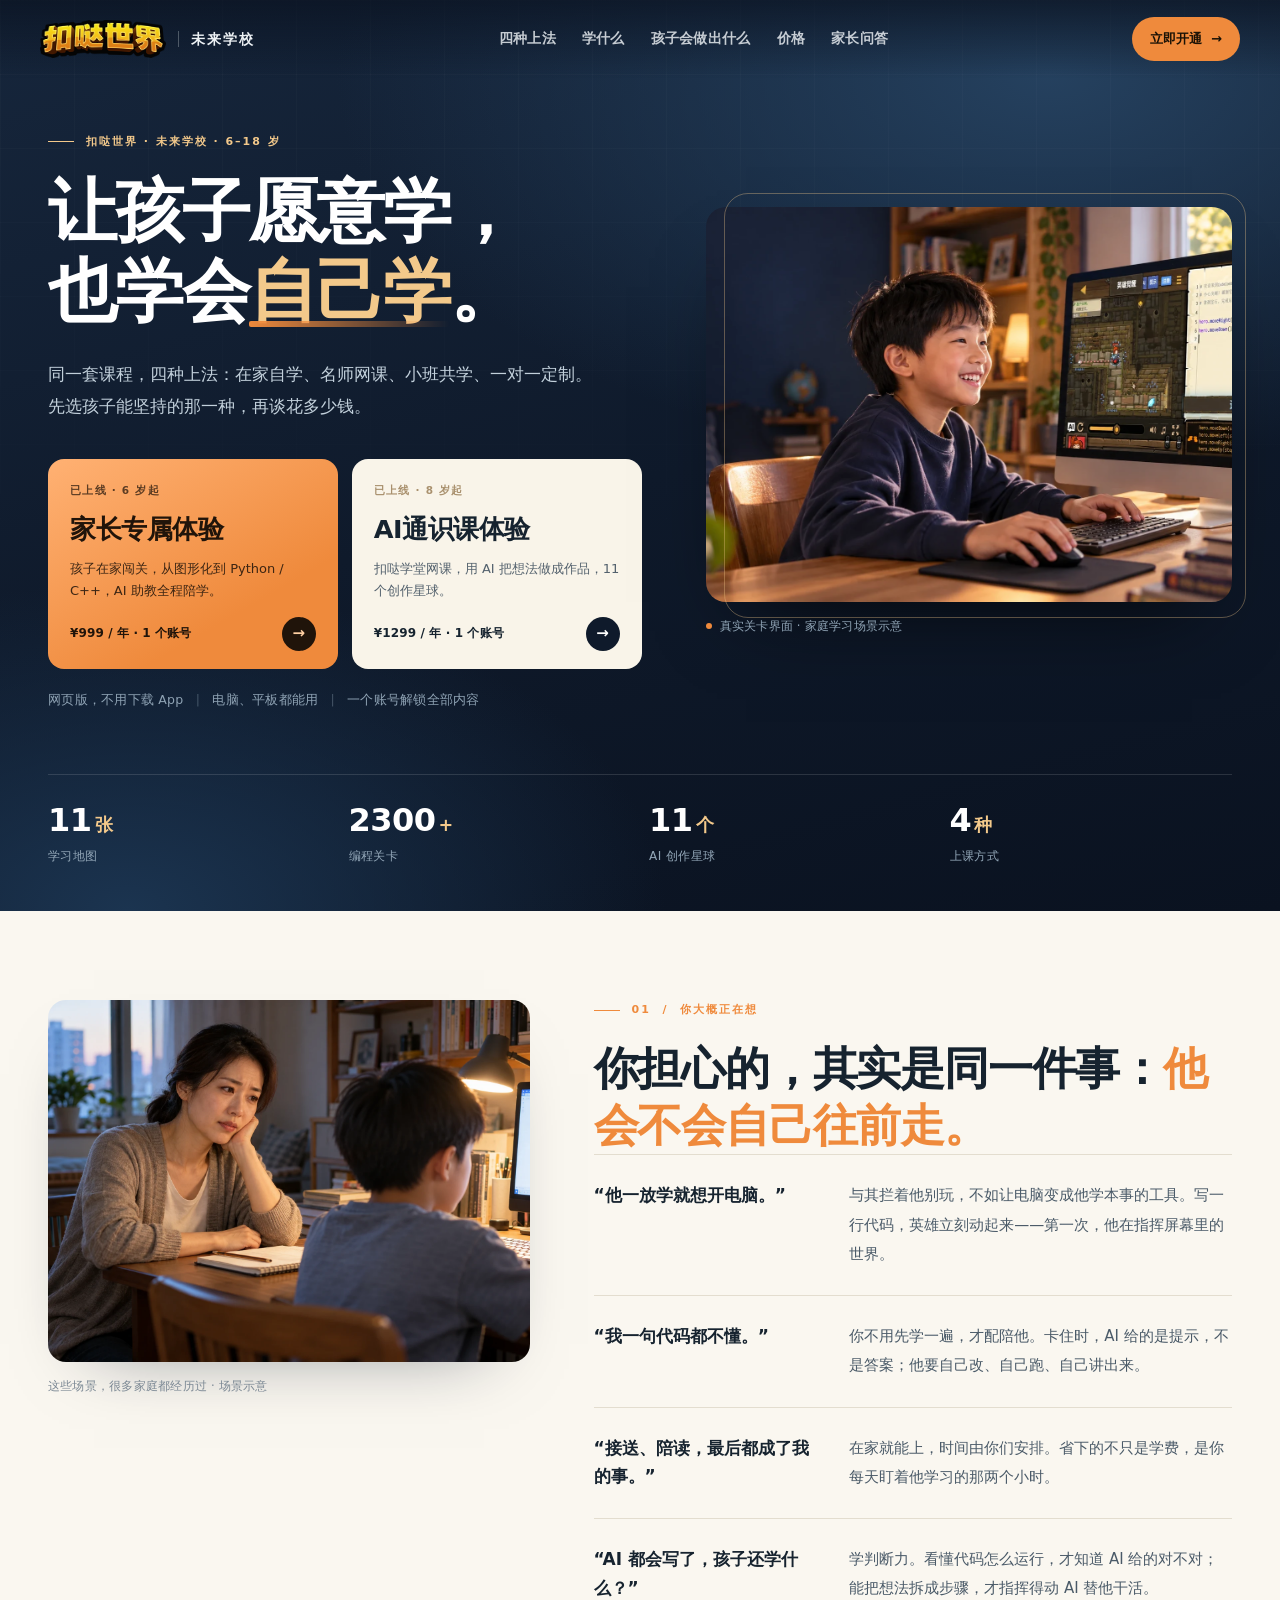
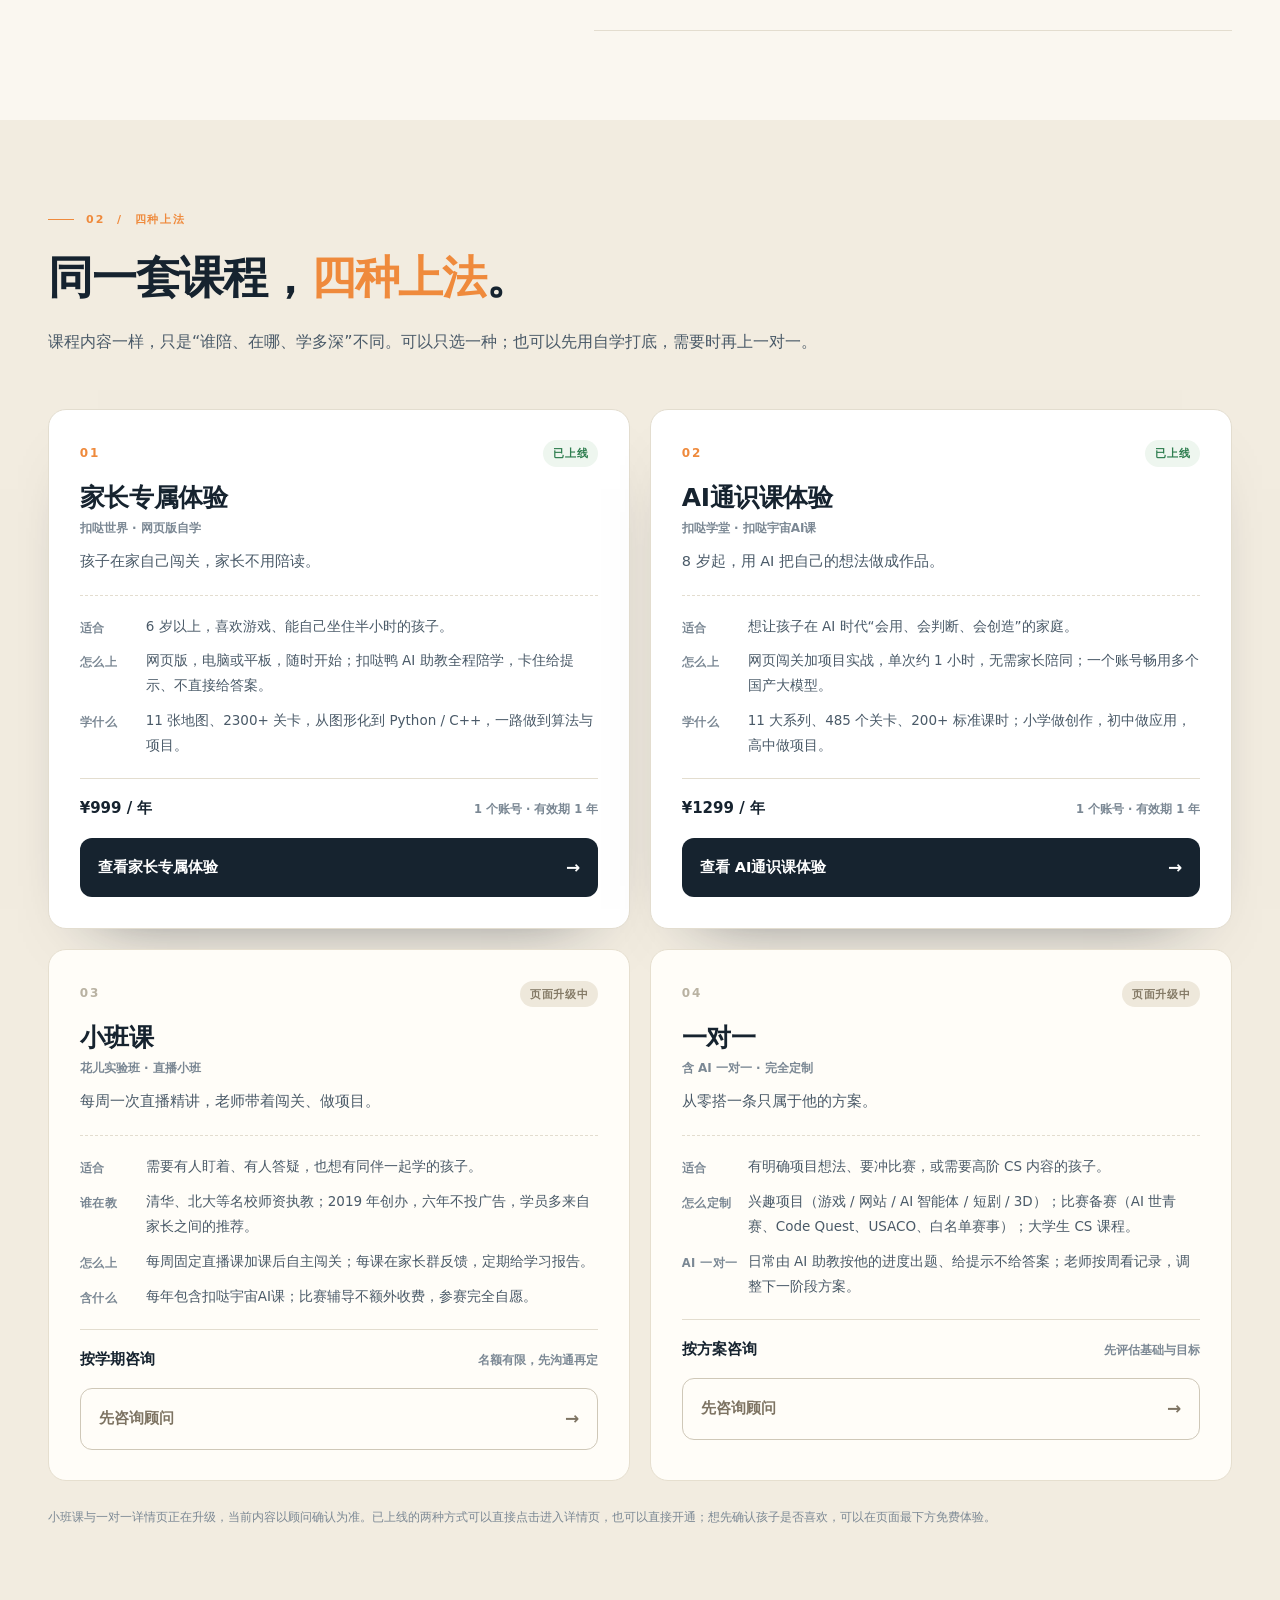
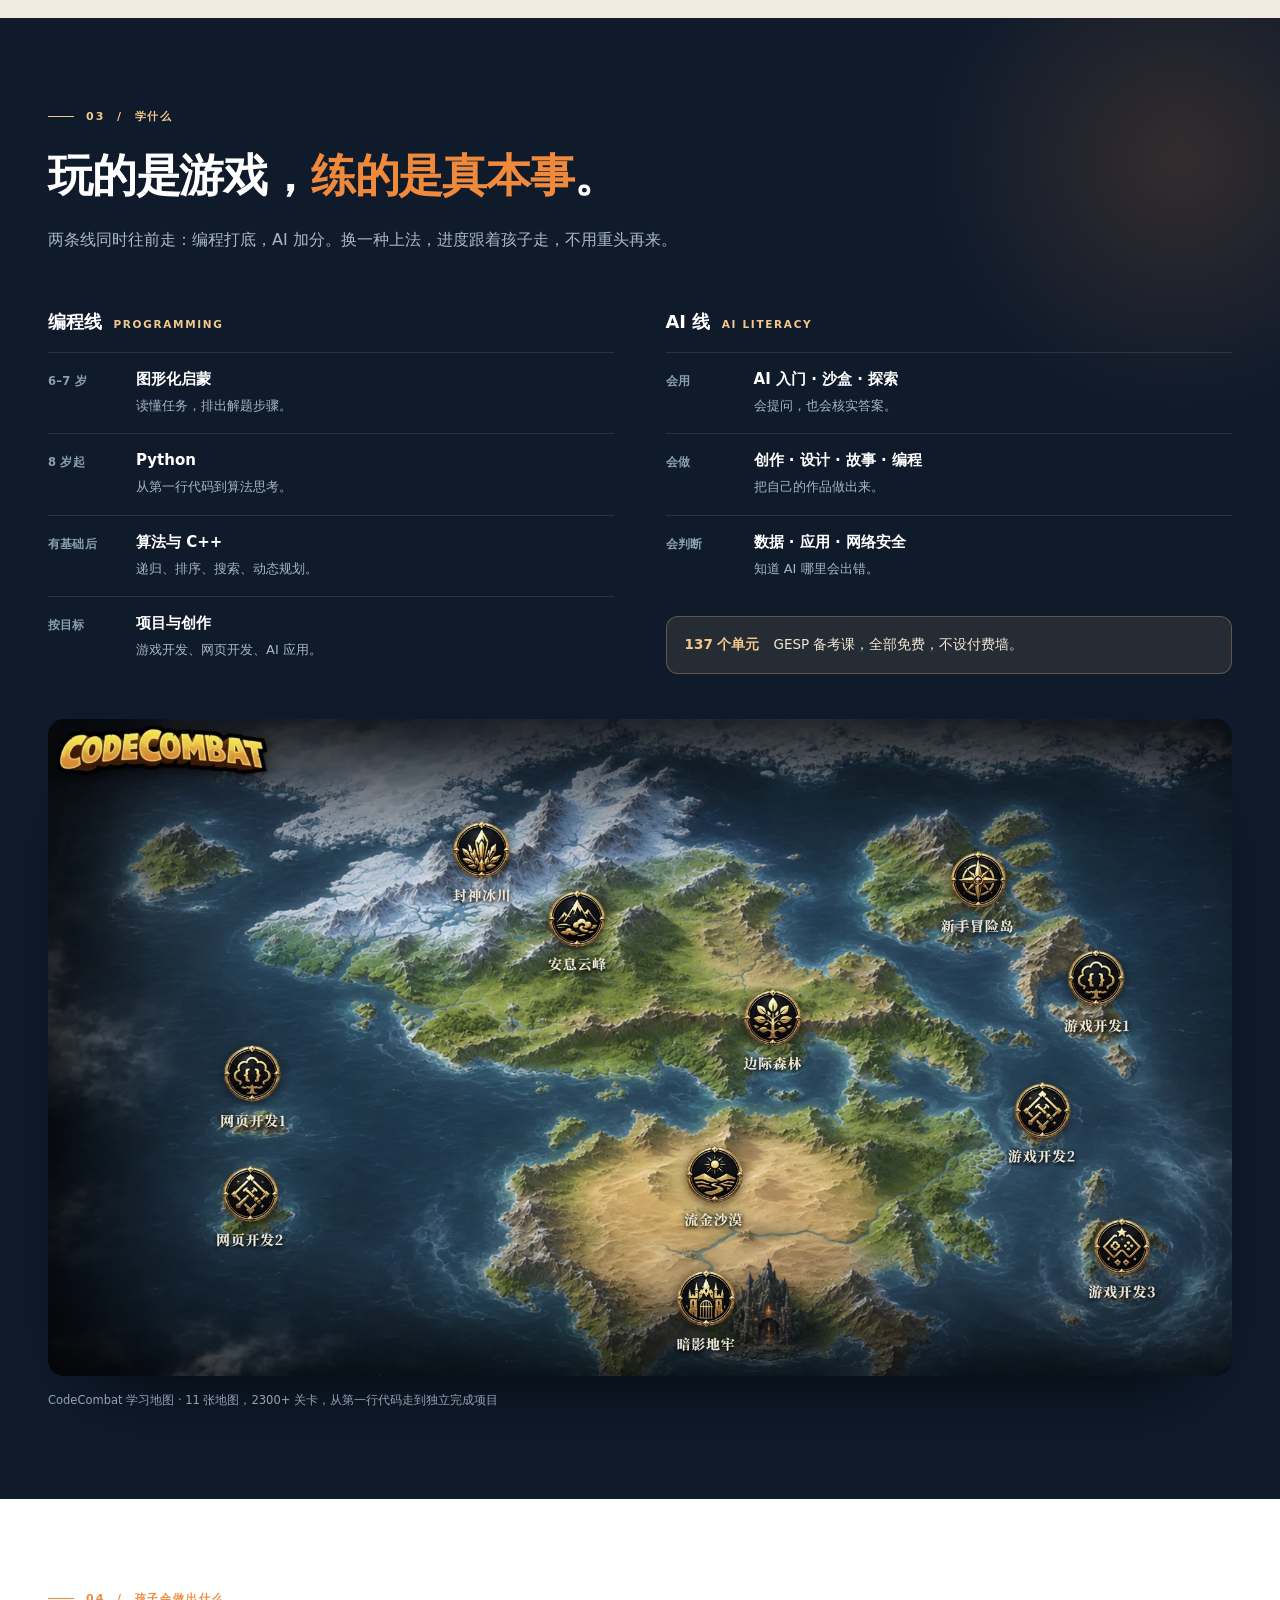
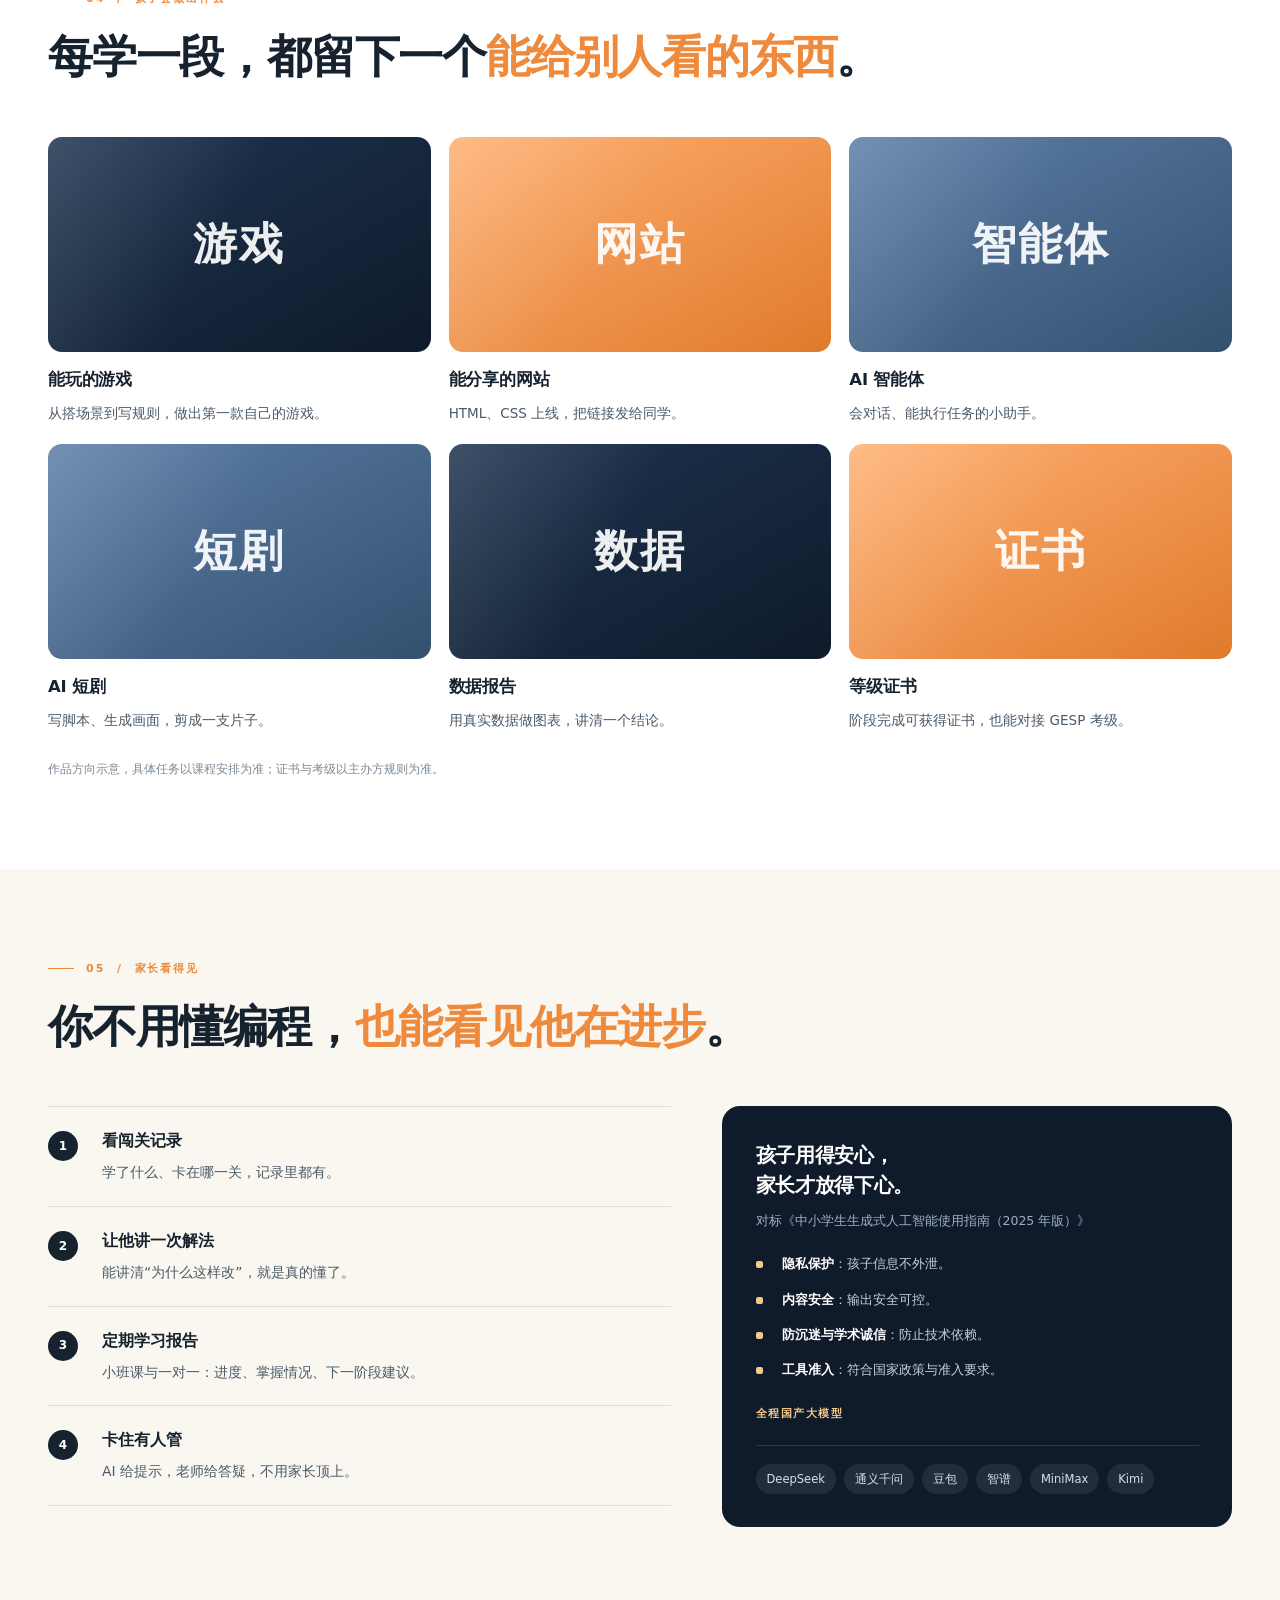
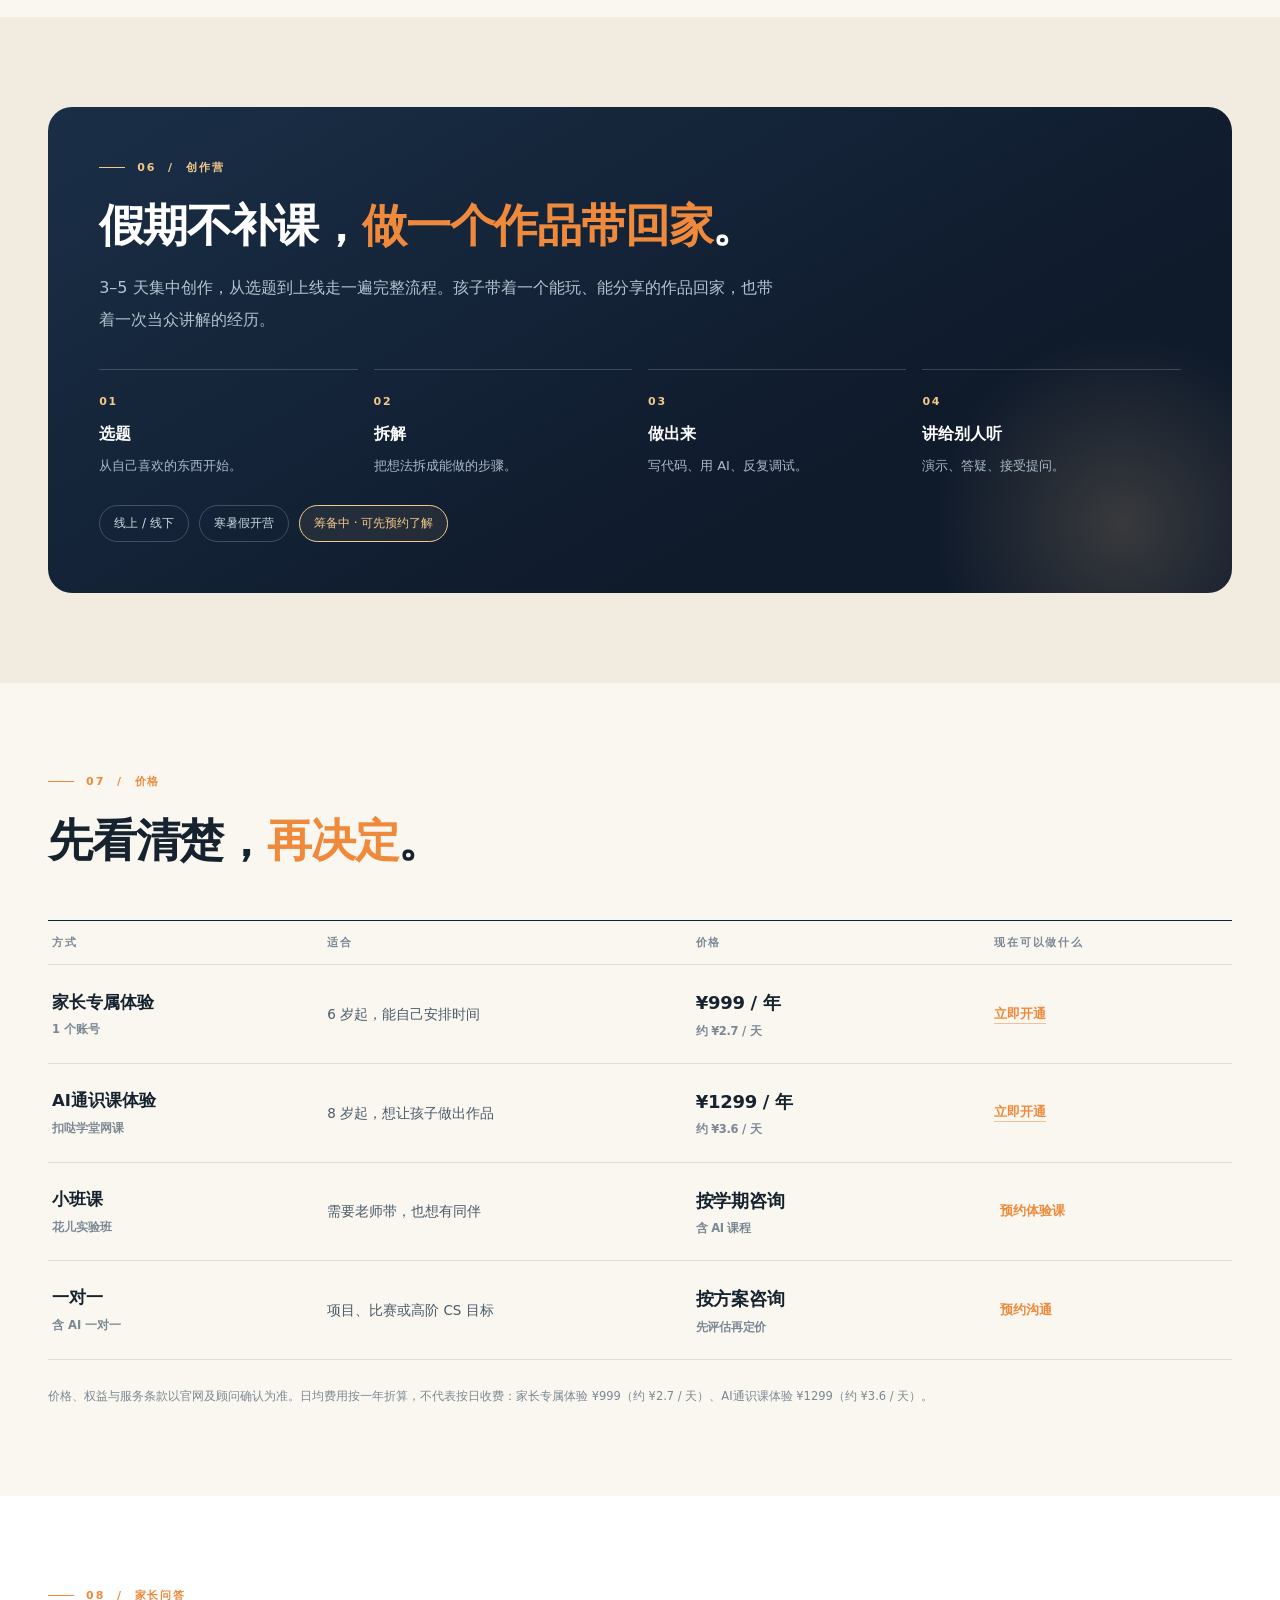
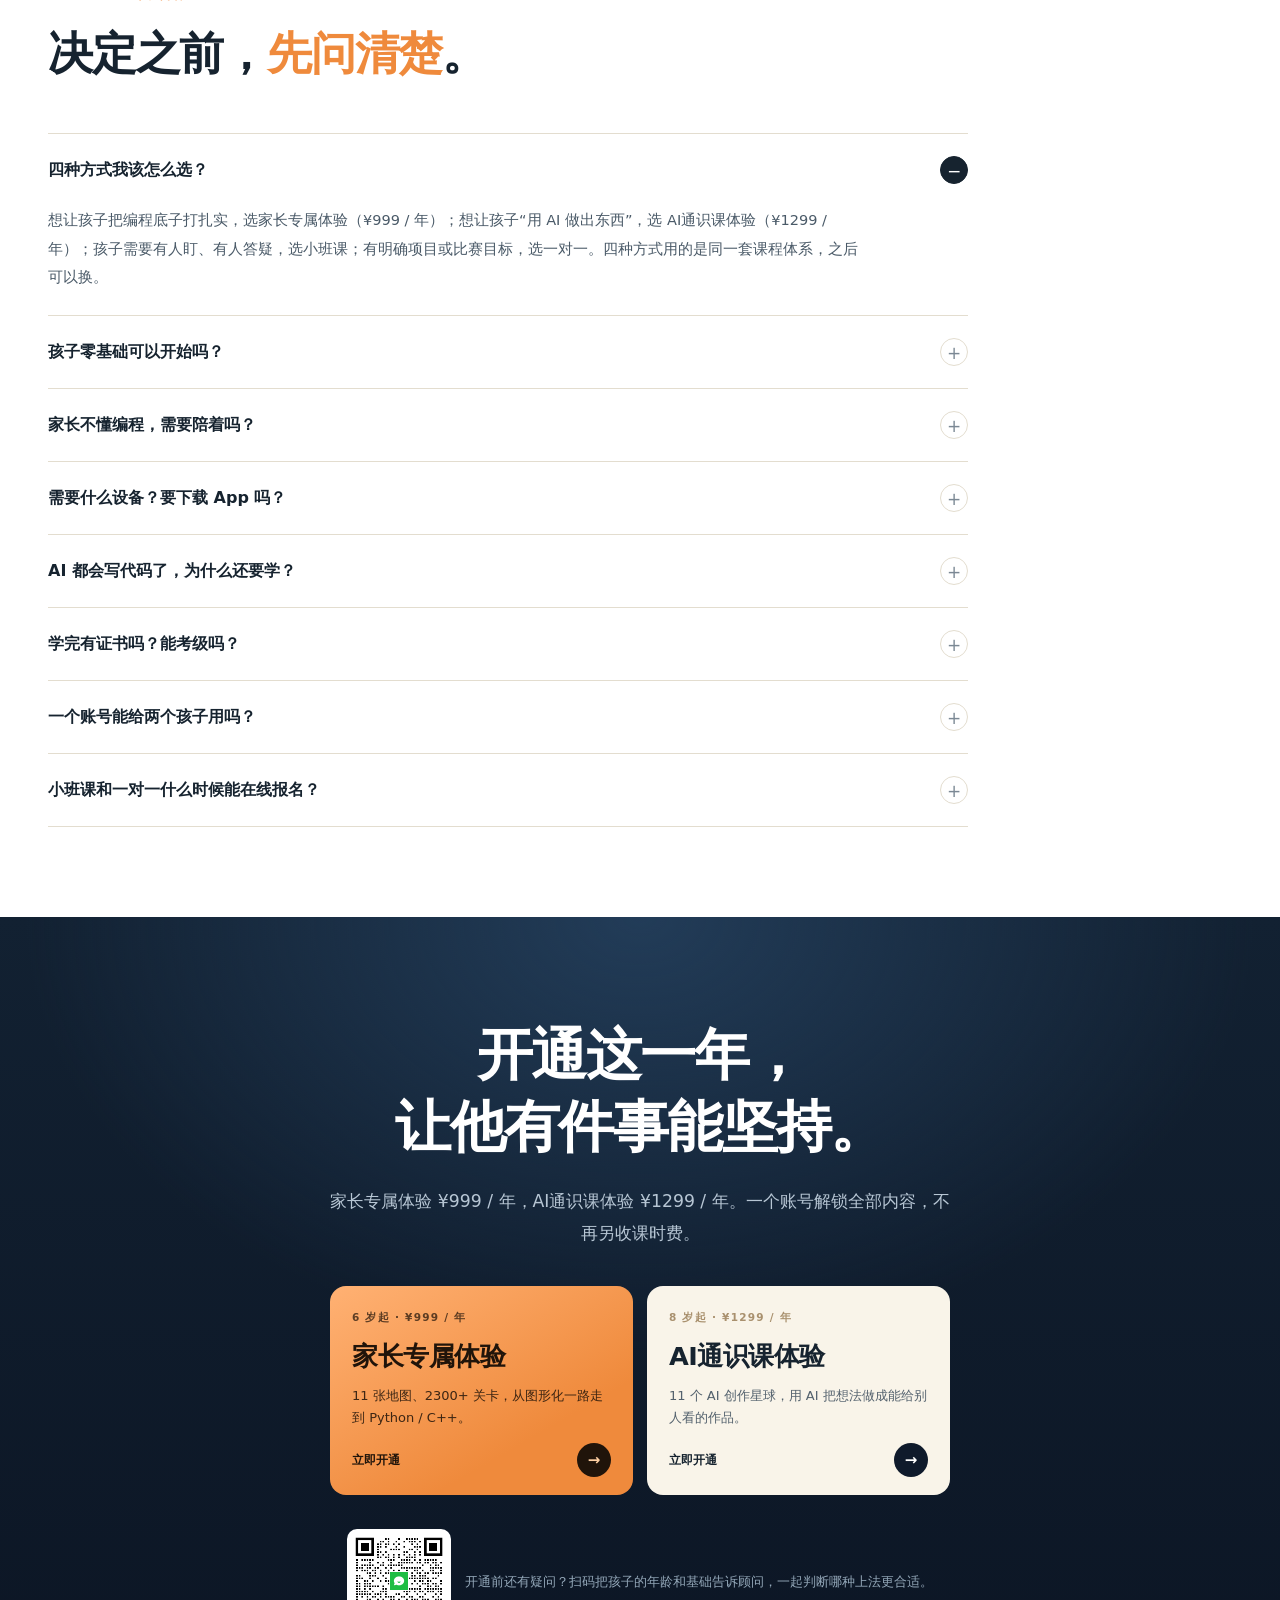
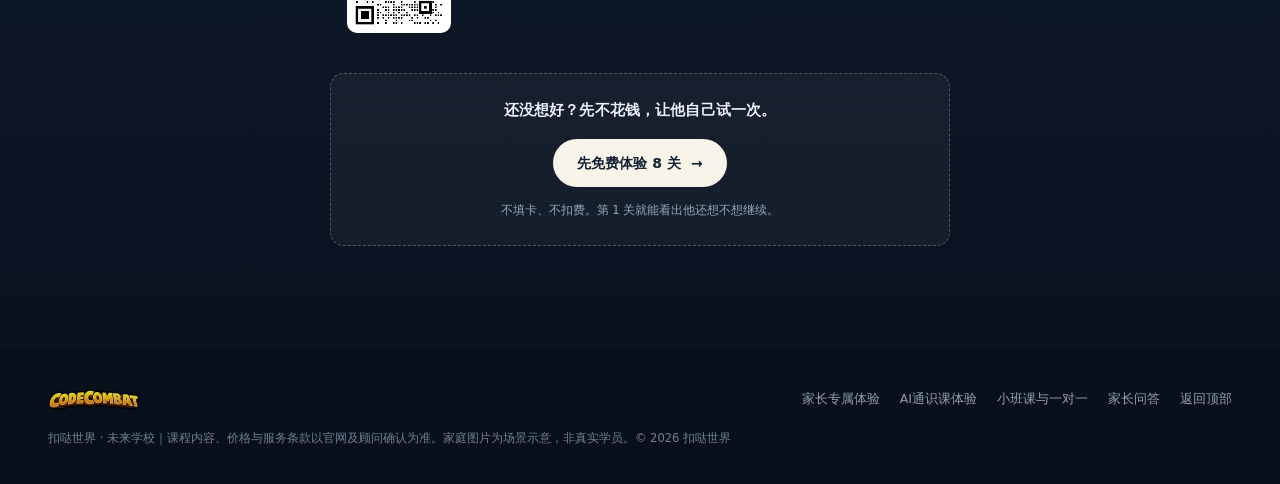
<file: index.html>
<!doctype html>
<html lang="zh-CN">
<head>
<meta charset="utf-8">
<meta name="viewport" content="width=device-width,initial-scale=1,viewport-fit=cover">
<meta name="theme-color" content="#0f1a2b">
<title>扣哒世界 · 未来学校｜让孩子愿意学，也学会自己学</title>
<meta name="description" content="同一套课程，四种上法：家长专属体验、AI通识课体验、小班课、一对一。6 岁到高中，在家就能上。家长专属体验 ¥999 / 年，AI通识课体验 ¥1299 / 年。">
<meta property="og:title" content="扣哒世界 · 未来学校">
<meta property="og:description" content="同一套课程，四种上法。先选孩子能坚持的那一种，再谈花多少钱。">
<meta property="og:type" content="website">
<link rel="icon" href="assets/CoCo_SquareLogo_200px.png" type="image/png">
<link rel="preload" as="image" href="assets/home-happy-v2.webp">
<link rel="stylesheet" href="home.css">
</head>
<body>
<a class="skip" href="#main">跳到正文</a>

<!-- ========== 顶部导航 ========== -->
<header class="nav" id="top">
  <a class="brand" href="#top" aria-label="扣哒世界未来学校首页">
    <img class="brand-logo" src="assets/logo-cn.png" alt="扣哒世界" width="330" height="99">
    <span class="divider" aria-hidden="true"></span>
    <span class="brand-name">未来学校</span>
  </a>
  <nav aria-label="主导航">
    <a href="#ways">四种上法</a>
    <a href="#curriculum">学什么</a>
    <a href="#makes">孩子会做出什么</a>
    <a href="#price">价格</a>
    <a href="#faq">家长问答</a>
  </nav>
  <a class="nav-cta" href="https://codecombat.cn/">立即开通 <span aria-hidden="true">→</span></a>
  <button class="menu-btn" type="button" aria-label="打开导航" aria-expanded="false" aria-controls="mobile-nav" data-menu>☰</button>
</header>
<nav class="mobile-nav" id="mobile-nav" aria-label="手机导航">
  <a href="#ways">四种上法</a>
  <a href="#curriculum">学什么</a>
  <a href="#makes">孩子会做出什么</a>
  <a href="#parents">家长看得见</a>
  <a href="#price">价格</a>
  <a href="#faq">家长问答</a>
  <a href="self-study/index.html">家长专属体验 · ¥999 / 年</a>
  <a href="ai-self-study/index.html">AI通识课体验 · ¥1299 / 年</a>
</nav>

<main id="main">

  <!-- copy: hero -->
  <section class="hero">
    <div class="wrap">
      <div class="hero-grid">
        <div class="hero-copy">
          <p class="eyebrow">扣哒世界 · 未来学校 · 6–18 岁</p>
          <h1>让孩子愿意学，<br>也学会<em>自己学</em>。</h1>
          <p class="lede">同一套课程，四种上法：在家自学、名师网课、小班共学、一对一定制。先选孩子能坚持的那一种，再谈花多少钱。</p>

          <div class="hero-cta">
            <a class="bigbtn bigbtn-code" href="self-study/index.html">
              <span class="bigbtn-tag">已上线 · 6 岁起</span>
              <strong>家长专属体验</strong>
              <span class="bigbtn-desc">孩子在家闯关，从图形化到 Python / C++，AI 助教全程陪学。</span>
              <span class="bigbtn-foot"><span>¥999 / 年 · 1 个账号</span><span class="bigbtn-arrow" aria-hidden="true">→</span></span>
            </a>
            <a class="bigbtn bigbtn-ai" href="ai-self-study/index.html">
              <span class="bigbtn-tag">已上线 · 8 岁起</span>
              <strong>AI通识课体验</strong>
              <span class="bigbtn-desc">扣哒学堂网课，用 AI 把想法做成作品，11 个创作星球。</span>
              <span class="bigbtn-foot"><span>¥1299 / 年 · 1 个账号</span><span class="bigbtn-arrow" aria-hidden="true">→</span></span>
            </a>
          </div>

          <p class="hero-note">网页版，不用下载 App <span>|</span> 电脑、平板都能用 <span>|</span> 一个账号解锁全部内容</p>
        </div>

        <figure class="hero-art">
          <img src="assets/home-happy-v2.webp" alt="孩子在家里的书桌前专注地写代码闯关" width="1672" height="941" fetchpriority="high">
          <figcaption>真实关卡界面 · 家庭学习场景示意</figcaption>
        </figure>
      </div>

      <div class="hero-stats">
        <div><strong>11<span>张</span></strong><p>学习地图</p></div>
        <div><strong>2300<span>+</span></strong><p>编程关卡</p></div>
        <div><strong>11<span>个</span></strong><p>AI 创作星球</p></div>
        <div><strong>4<span>种</span></strong><p>上课方式</p></div>
      </div>
    </div>
  </section>

  <!-- copy: concerns -->
  <section class="section" id="why">
    <div class="wrap split">
      <div class="split-media reveal">
        <img src="assets/parent-concerns.webp" alt="晚上，家长坐在孩子旁边看着他使用电脑" width="1456" height="1080" loading="lazy">
        <p class="caption">这些场景，很多家庭都经历过 · 场景示意</p>
      </div>
      <div class="split-copy">
        <p class="eyebrow">01 &nbsp;/&nbsp; 你大概正在想</p>
        <h2>你担心的，其实是同一件事：<em>他会不会自己往前走。</em></h2>
        <ol class="concerns">
          <li>
            <p class="q">“他一放学就想开电脑。”</p>
            <p class="a">与其拦着他别玩，不如让电脑变成他学本事的工具。写一行代码，英雄立刻动起来——第一次，他在指挥屏幕里的世界。</p>
          </li>
          <li>
            <p class="q">“我一句代码都不懂。”</p>
            <p class="a">你不用先学一遍，才配陪他。卡住时，AI 给的是提示，不是答案；他要自己改、自己跑、自己讲出来。</p>
          </li>
          <li>
            <p class="q">“接送、陪读，最后都成了我的事。”</p>
            <p class="a">在家就能上，时间由你们安排。省下的不只是学费，是你每天盯着他学习的那两个小时。</p>
          </li>
          <li>
            <p class="q">“AI 都会写了，孩子还学什么？”</p>
            <p class="a">学判断力。看懂代码怎么运行，才知道 AI 给的对不对；能把想法拆成步骤，才指挥得动 AI 替他干活。</p>
          </li>
        </ol>
      </div>
    </div>
  </section>

  <!-- copy: ways -->
  <section class="section ways" id="ways">
    <div class="wrap">
      <header class="sec-head">
        <p class="eyebrow">02 &nbsp;/&nbsp; 四种上法</p>
        <h2>同一套课程，<em>四种上法</em>。</h2>
        <p class="sec-lede">课程内容一样，只是“谁陪、在哪、学多深”不同。可以只选一种；也可以先用自学打底，需要时再上一对一。</p>
      </header>

      <div class="way-grid">
        <article class="way is-live reveal">
          <div class="way-top"><span class="way-no">01</span><span class="way-badge live">已上线</span></div>
          <h3>家长专属体验<small>扣哒世界 · 网页版自学</small></h3>
          <p class="way-one">孩子在家自己闯关，家长不用陪读。</p>
          <dl class="way-facts">
            <div><dt>适合</dt><dd>6 岁以上，喜欢游戏、能自己坐住半小时的孩子。</dd></div>
            <div><dt>怎么上</dt><dd>网页版，电脑或平板，随时开始；扣哒鸭 AI 助教全程陪学，卡住给提示、不直接给答案。</dd></div>
            <div><dt>学什么</dt><dd>11 张地图、2300+ 关卡，从图形化到 Python / C++，一路做到算法与项目。</dd></div>
          </dl>
          <p class="way-price">¥999 / 年<small>1 个账号 · 有效期 1 年</small></p>
          <a class="way-btn" href="self-study/index.html">查看家长专属体验 <span aria-hidden="true">→</span></a>
        </article>

        <article class="way is-live reveal">
          <div class="way-top"><span class="way-no">02</span><span class="way-badge live">已上线</span></div>
          <h3>AI通识课体验<small>扣哒学堂 · 扣哒宇宙AI课</small></h3>
          <p class="way-one">8 岁起，用 AI 把自己的想法做成作品。</p>
          <dl class="way-facts">
            <div><dt>适合</dt><dd>想让孩子在 AI 时代“会用、会判断、会创造”的家庭。</dd></div>
            <div><dt>怎么上</dt><dd>网页闯关加项目实战，单次约 1 小时，无需家长陪同；一个账号畅用多个国产大模型。</dd></div>
            <div><dt>学什么</dt><dd>11 大系列、485 个关卡、200+ 标准课时；小学做创作，初中做应用，高中做项目。</dd></div>
          </dl>
          <p class="way-price">¥1299 / 年<small>1 个账号 · 有效期 1 年</small></p>
          <a class="way-btn" href="ai-self-study/index.html">查看 AI通识课体验 <span aria-hidden="true">→</span></a>
        </article>

        <article class="way is-soon reveal">
          <div class="way-top"><span class="way-no">03</span><span class="way-badge soon">页面升级中</span></div>
          <h3>小班课<small>花儿实验班 · 直播小班</small></h3>
          <p class="way-one">每周一次直播精讲，老师带着闯关、做项目。</p>
          <dl class="way-facts">
            <div><dt>适合</dt><dd>需要有人盯着、有人答疑，也想有同伴一起学的孩子。</dd></div>
            <div><dt>谁在教</dt><dd>清华、北大等名校师资执教；2019 年创办，六年不投广告，学员多来自家长之间的推荐。</dd></div>
            <div><dt>怎么上</dt><dd>每周固定直播课加课后自主闯关；每课在家长群反馈，定期给学习报告。</dd></div>
            <div><dt>含什么</dt><dd>每年包含扣哒宇宙AI课；比赛辅导不额外收费，参赛完全自愿。</dd></div>
          </dl>
          <p class="way-price">按学期咨询<small>名额有限，先沟通再定</small></p>
          <button class="way-btn" type="button" data-service>先咨询顾问 <span aria-hidden="true">→</span></button>
        </article>

        <article class="way is-soon reveal">
          <div class="way-top"><span class="way-no">04</span><span class="way-badge soon">页面升级中</span></div>
          <h3>一对一<small>含 AI 一对一 · 完全定制</small></h3>
          <p class="way-one">从零搭一条只属于他的方案。</p>
          <dl class="way-facts">
            <div><dt>适合</dt><dd>有明确项目想法、要冲比赛，或需要高阶 CS 内容的孩子。</dd></div>
            <div><dt>怎么定制</dt><dd>兴趣项目（游戏 / 网站 / AI 智能体 / 短剧 / 3D）；比赛备赛（AI 世青赛、Code Quest、USACO、白名单赛事）；大学生 CS 课程。</dd></div>
            <div><dt>AI 一对一</dt><dd>日常由 AI 助教按他的进度出题、给提示不给答案；老师按周看记录，调整下一阶段方案。</dd></div>
          </dl>
          <p class="way-price">按方案咨询<small>先评估基础与目标</small></p>
          <button class="way-btn" type="button" data-service>先咨询顾问 <span aria-hidden="true">→</span></button>
        </article>
      </div>
      <p class="note">小班课与一对一详情页正在升级，当前内容以顾问确认为准。已上线的两种方式可以直接点击进入详情页，也可以直接开通；想先确认孩子是否喜欢，可以在页面最下方免费体验。</p>
    </div>
  </section>

  <!-- copy: curriculum -->
  <section class="section dark learn" id="curriculum">
    <div class="wrap">
      <header class="sec-head">
        <p class="eyebrow">03 &nbsp;/&nbsp; 学什么</p>
        <h2>玩的是游戏，<em>练的是真本事</em>。</h2>
        <p class="sec-lede">两条线同时往前走：编程打底，AI 加分。换一种上法，进度跟着孩子走，不用重头再来。</p>
      </header>

      <div class="learn-tracks">
        <div class="track">
          <div class="track-head"><h3>编程线</h3><span>PROGRAMMING</span></div>
          <ol class="steps">
            <li><span class="age">6–7 岁</span><div><strong>图形化启蒙</strong><em>读懂任务，排出解题步骤。</em></div></li>
            <li><span class="age">8 岁起</span><div><strong>Python</strong><em>从第一行代码到算法思考。</em></div></li>
            <li><span class="age">有基础后</span><div><strong>算法与 C++</strong><em>递归、排序、搜索、动态规划。</em></div></li>
            <li><span class="age">按目标</span><div><strong>项目与创作</strong><em>游戏开发、网页开发、AI 应用。</em></div></li>
          </ol>
        </div>

        <div class="track">
          <div class="track-head"><h3>AI 线</h3><span>AI LITERACY</span></div>
          <ol class="steps">
            <li><span class="age">会用</span><div><strong>AI 入门 · 沙盒 · 探索</strong><em>会提问，也会核实答案。</em></div></li>
            <li><span class="age">会做</span><div><strong>创作 · 设计 · 故事 · 编程</strong><em>把自己的作品做出来。</em></div></li>
            <li><span class="age">会判断</span><div><strong>数据 · 应用 · 网络安全</strong><em>知道 AI 哪里会出错。</em></div></li>
          </ol>
          <p class="free-strip"><b>137 个单元</b> GESP 备考课，全部免费，不设付费墙。</p>
        </div>
      </div>

      <figure class="map-figure reveal">
        <img src="assets/worlds.webp" alt="CodeCombat 学习地图：新手冒险岛、边际森林、流金沙漠、封神冰川等地图" width="1784" height="984" loading="lazy">
        <figcaption>CodeCombat 学习地图 · 11 张地图，2300+ 关卡，从第一行代码走到独立完成项目</figcaption>
      </figure>
    </div>
  </section>

  <!-- copy: makes -->
  <section class="section makes" id="makes">
    <div class="wrap">
      <header class="sec-head">
        <p class="eyebrow">04 &nbsp;/&nbsp; 孩子会做出什么</p>
        <h2>每学一段，都留下一个<em>能给别人看的东西</em>。</h2>
      </header>
      <div class="make-grid">
        <article class="make reveal">
          <div class="make-art" data-tone="navy"><span>游戏</span></div>
          <h3>能玩的游戏</h3>
          <p>从搭场景到写规则，做出第一款自己的游戏。</p>
        </article>
        <article class="make reveal">
          <div class="make-art" data-tone="orange"><span>网站</span></div>
          <h3>能分享的网站</h3>
          <p>HTML、CSS 上线，把链接发给同学。</p>
        </article>
        <article class="make reveal">
          <div class="make-art" data-tone="blue"><span>智能体</span></div>
          <h3>AI 智能体</h3>
          <p>会对话、能执行任务的小助手。</p>
        </article>
        <article class="make reveal">
          <div class="make-art" data-tone="blue"><span>短剧</span></div>
          <h3>AI 短剧</h3>
          <p>写脚本、生成画面，剪成一支片子。</p>
        </article>
        <article class="make reveal">
          <div class="make-art" data-tone="navy"><span>数据</span></div>
          <h3>数据报告</h3>
          <p>用真实数据做图表，讲清一个结论。</p>
        </article>
        <article class="make reveal">
          <div class="make-art" data-tone="orange"><span>证书</span></div>
          <h3>等级证书</h3>
          <p>阶段完成可获得证书，也能对接 GESP 考级。</p>
        </article>
      </div>
      <p class="note">作品方向示意，具体任务以课程安排为准；证书与考级以主办方规则为准。</p>
    </div>
  </section>

  <!-- copy: parents -->
  <section class="section parents" id="parents">
    <div class="wrap">
      <header class="sec-head">
        <p class="eyebrow">05 &nbsp;/&nbsp; 家长看得见</p>
        <h2>你不用懂编程，<em>也能看见他在进步</em>。</h2>
      </header>
      <div class="parent-grid">
        <ol class="points">
          <li class="reveal">
            <span class="k">1</span>
            <div><h3>看闯关记录</h3><p>学了什么、卡在哪一关，记录里都有。</p></div>
          </li>
          <li class="reveal">
            <span class="k">2</span>
            <div><h3>让他讲一次解法</h3><p>能讲清“为什么这样改”，就是真的懂了。</p></div>
          </li>
          <li class="reveal">
            <span class="k">3</span>
            <div><h3>定期学习报告</h3><p>小班课与一对一：进度、掌握情况、下一阶段建议。</p></div>
          </li>
          <li class="reveal">
            <span class="k">4</span>
            <div><h3>卡住有人管</h3><p>AI 给提示，老师给答疑，不用家长顶上。</p></div>
          </li>
        </ol>

        <aside class="safety reveal">
          <h3>孩子用得安心，<br>家长才放得下心。</h3>
          <p class="safety-sub">对标《中小学生生成式人工智能使用指南（2025 年版）》</p>
          <ul>
            <li><span><b>隐私保护</b>：孩子信息不外泄。</span></li>
            <li><span><b>内容安全</b>：输出安全可控。</span></li>
            <li><span><b>防沉迷与学术诚信</b>：防止技术依赖。</span></li>
            <li><span><b>工具准入</b>：符合国家政策与准入要求。</span></li>
          </ul>
          <p class="chips-title">全程国产大模型</p>
          <div class="chips">
            <span>DeepSeek</span><span>通义千问</span><span>豆包</span><span>智谱</span><span>MiniMax</span><span>Kimi</span>
          </div>
        </aside>
      </div>
    </div>
  </section>

  <!-- copy: camp -->
  <section class="section camp" id="camp">
    <div class="wrap">
      <div class="camp-box">
        <p class="eyebrow">06 &nbsp;/&nbsp; 创作营</p>
        <h2>假期不补课，<em>做一个作品带回家</em>。</h2>
        <p class="sec-lede">3–5 天集中创作，从选题到上线走一遍完整流程。孩子带着一个能玩、能分享的作品回家，也带着一次当众讲解的经历。</p>
        <ol class="camp-flow">
          <li><p class="n">01</p><h3>选题</h3><p>从自己喜欢的东西开始。</p></li>
          <li><p class="n">02</p><h3>拆解</h3><p>把想法拆成能做的步骤。</p></li>
          <li><p class="n">03</p><h3>做出来</h3><p>写代码、用 AI、反复调试。</p></li>
          <li><p class="n">04</p><h3>讲给别人听</h3><p>演示、答疑、接受提问。</p></li>
        </ol>
        <div class="camp-meta">
          <span>线上 / 线下</span>
          <span>寒暑假开营</span>
          <span class="status">筹备中 · 可先预约了解</span>
        </div>
      </div>
    </div>
  </section>

  <!-- copy: price -->
  <section class="section" id="price">
    <div class="wrap">
      <header class="sec-head">
        <p class="eyebrow">07 &nbsp;/&nbsp; 价格</p>
        <h2>先看清楚，<em>再决定</em>。</h2>
      </header>
      <div class="price-table">
        <div class="price-row head" aria-hidden="true">
          <span>方式</span><span>适合</span><span>价格</span><span>现在可以做什么</span>
        </div>
        <div class="price-row">
          <div class="name">家长专属体验<small>1 个账号</small></div>
          <div class="for">6 岁起，能自己安排时间</div>
          <div class="cost">¥999 / 年<small>约 ¥2.7 / 天</small></div>
          <div class="act"><a href="https://codecombat.cn/">立即开通</a></div>
        </div>
        <div class="price-row">
          <div class="name">AI通识课体验<small>扣哒学堂网课</small></div>
          <div class="for">8 岁起，想让孩子做出作品</div>
          <div class="cost">¥1299 / 年<small>约 ¥3.6 / 天</small></div>
          <div class="act"><a href="https://codecombat.cn/">立即开通</a></div>
        </div>
        <div class="price-row">
          <div class="name">小班课<small>花儿实验班</small></div>
          <div class="for">需要老师带，也想有同伴</div>
          <div class="cost">按学期咨询<small>含 AI 课程</small></div>
          <div class="act"><button type="button" data-service>预约体验课</button></div>
        </div>
        <div class="price-row">
          <div class="name">一对一<small>含 AI 一对一</small></div>
          <div class="for">项目、比赛或高阶 CS 目标</div>
          <div class="cost">按方案咨询<small>先评估再定价</small></div>
          <div class="act"><button type="button" data-service>预约沟通</button></div>
        </div>
      </div>
      <p class="note">价格、权益与服务条款以官网及顾问确认为准。日均费用按一年折算，不代表按日收费：家长专属体验 ¥999（约 ¥2.7 / 天）、AI通识课体验 ¥1299（约 ¥3.6 / 天）。</p>
    </div>
  </section>

  <!-- copy: faq -->
  <section class="section faq" id="faq">
    <div class="wrap">
      <header class="sec-head">
        <p class="eyebrow">08 &nbsp;/&nbsp; 家长问答</p>
        <h2>决定之前，<em>先问清楚</em>。</h2>
      </header>
      <div class="faq-list">
        <details open>
          <summary>四种方式我该怎么选？</summary>
          <div class="answer">想让孩子把编程底子打扎实，选家长专属体验（¥999 / 年）；想让孩子“用 AI 做出东西”，选 AI通识课体验（¥1299 / 年）；孩子需要有人盯、有人答疑，选小班课；有明确项目或比赛目标，选一对一。四种方式用的是同一套课程体系，之后可以换。</div>
        </details>
        <details>
          <summary>孩子零基础可以开始吗？</summary>
          <div class="answer">可以。6 岁以上可以先从图形化启蒙，8 岁以上可以直接进 Python；AI通识课建议 8 岁起，结合阅读和电脑操作能力选择。开通前想再确认一次，可以先做一次免费体验，比看介绍更准。</div>
        </details>
        <details>
          <summary>家长不懂编程，需要陪着吗？</summary>
          <div class="answer">不需要。AI 助教在卡住时给提示、不直接给答案；小班课和一对一有老师答疑。家长要做的事只有两件：帮他登录一次，和听他说说今天做了什么。</div>
        </details>
        <details>
          <summary>需要什么设备？要下载 App 吗？</summary>
          <div class="answer">网页版，不用下载。电脑或平板都能用；学代码建议用电脑，或带键盘的平板。购买前先用计划使用的设备试一关。</div>
        </details>
        <details>
          <summary>AI 都会写代码了，为什么还要学？</summary>
          <div class="answer">要练的不是打字速度，是拆解问题、判断结果、定位错误。孩子懂得代码怎么运行，才判断得出 AI 给的解法对不对，也才把自己的想法说清楚。</div>
        </details>
        <details>
          <summary>学完有证书吗？能考级吗？</summary>
          <div class="answer">阶段完成可获得相应证书；想考 GESP 的家庭，137 个单元的备考课全部免费。考试报名与费用以主办方为准，不作过级承诺。</div>
        </details>
        <details>
          <summary>一个账号能给两个孩子用吗？</summary>
          <div class="answer">不建议。每个账号对应一个孩子，学习记录才不会被混在一起。</div>
        </details>
        <details>
          <summary>小班课和一对一什么时候能在线报名？</summary>
          <div class="answer">这两个页面正在升级，内容以顾问确认为准。可以先留下需求，页面上线后第一时间通知。</div>
        </details>
      </div>
    </div>
  </section>

  <!-- copy: finale -->
  <section class="finale" id="start">
    <div class="wrap">
      <h2>开通这一年，<br>让他有件事能坚持。</h2>
      <p class="lede">家长专属体验 ¥999 / 年，AI通识课体验 ¥1299 / 年。一个账号解锁全部内容，不再另收课时费。</p>
      <div class="finale-cta">
        <a class="bigbtn bigbtn-code" href="https://codecombat.cn/">
          <span class="bigbtn-tag">6 岁起 · ¥999 / 年</span>
          <strong>家长专属体验</strong>
          <span class="bigbtn-desc">11 张地图、2300+ 关卡，从图形化一路走到 Python / C++。</span>
          <span class="bigbtn-foot"><span>立即开通</span><span class="bigbtn-arrow" aria-hidden="true">→</span></span>
        </a>
        <a class="bigbtn bigbtn-ai" href="https://codecombat.cn/">
          <span class="bigbtn-tag">8 岁起 · ¥1299 / 年</span>
          <strong>AI通识课体验</strong>
          <span class="bigbtn-desc">11 个 AI 创作星球，用 AI 把想法做成能给别人看的作品。</span>
          <span class="bigbtn-foot"><span>立即开通</span><span class="bigbtn-arrow" aria-hidden="true">→</span></span>
        </a>
      </div>
      <div class="finale-qr">
        <img src="assets/service_qr.png" alt="课程顾问微信二维码" width="64" height="64" loading="lazy">
        <p>开通前还有疑问？扫码把孩子的年龄和基础告诉顾问，一起判断哪种上法更合适。</p>
      </div>
      <div class="finale-trial">
        <p class="trial-head">还没想好？先不花钱，让他自己试一次。</p>
        <a class="trial-btn" href="https://codecombat.cn/">先免费体验 8 关 <span aria-hidden="true">→</span></a>
        <p class="trial-note">不填卡、不扣费。第 1 关就能看出他还想不想继续。</p>
      </div>
    </div>
  </section>

</main>

<footer class="footer">
  <div class="wrap">
    <div class="footer-row">
      <a class="brand" href="#top" aria-label="回到页面顶部"><img src="assets/logo.webp" alt="CodeCombat" width="92" height="31" loading="lazy"></a>
      <nav aria-label="页脚导航">
        <a href="self-study/index.html">家长专属体验</a>
        <a href="ai-self-study/index.html">AI通识课体验</a>
        <a href="#ways">小班课与一对一</a>
        <a href="#faq">家长问答</a>
        <a href="#top">返回顶部</a>
      </nav>
    </div>
    <p class="footer-note">扣哒世界 · 未来学校｜课程内容、价格与服务条款以官网及顾问确认为准。家庭图片为场景示意，非真实学员。© 2026 扣哒世界</p>
  </div>
</footer>

<div class="mobile-bar">
  <a class="bar-code" href="https://codecombat.cn/">家长专属体验<small>6 岁起 · ¥999 / 年</small></a>
  <a class="bar-ai" href="https://codecombat.cn/">AI通识课体验<small>8 岁起 · ¥1299 / 年</small></a>
</div>

<dialog class="modal" id="service-modal" aria-labelledby="service-title">
  <button class="modal-close" type="button" aria-label="关闭" data-close>×</button>
  <div class="modal-inner">
    <h3 id="service-title">扫码，和顾问聊一聊</h3>
    <p>告诉顾问孩子的年龄、基础和你想解决的问题，<br>一起判断哪种上法更合适。</p>
    <img src="assets/service_qr.png" alt="课程顾问微信二维码" width="196" height="196">
    <p class="modal-hint">使用微信扫一扫 · 小班课与一对一均可先咨询</p>
  </div>
</dialog>

<script src="home.js" defer></script>
</body>
</html>
</file>
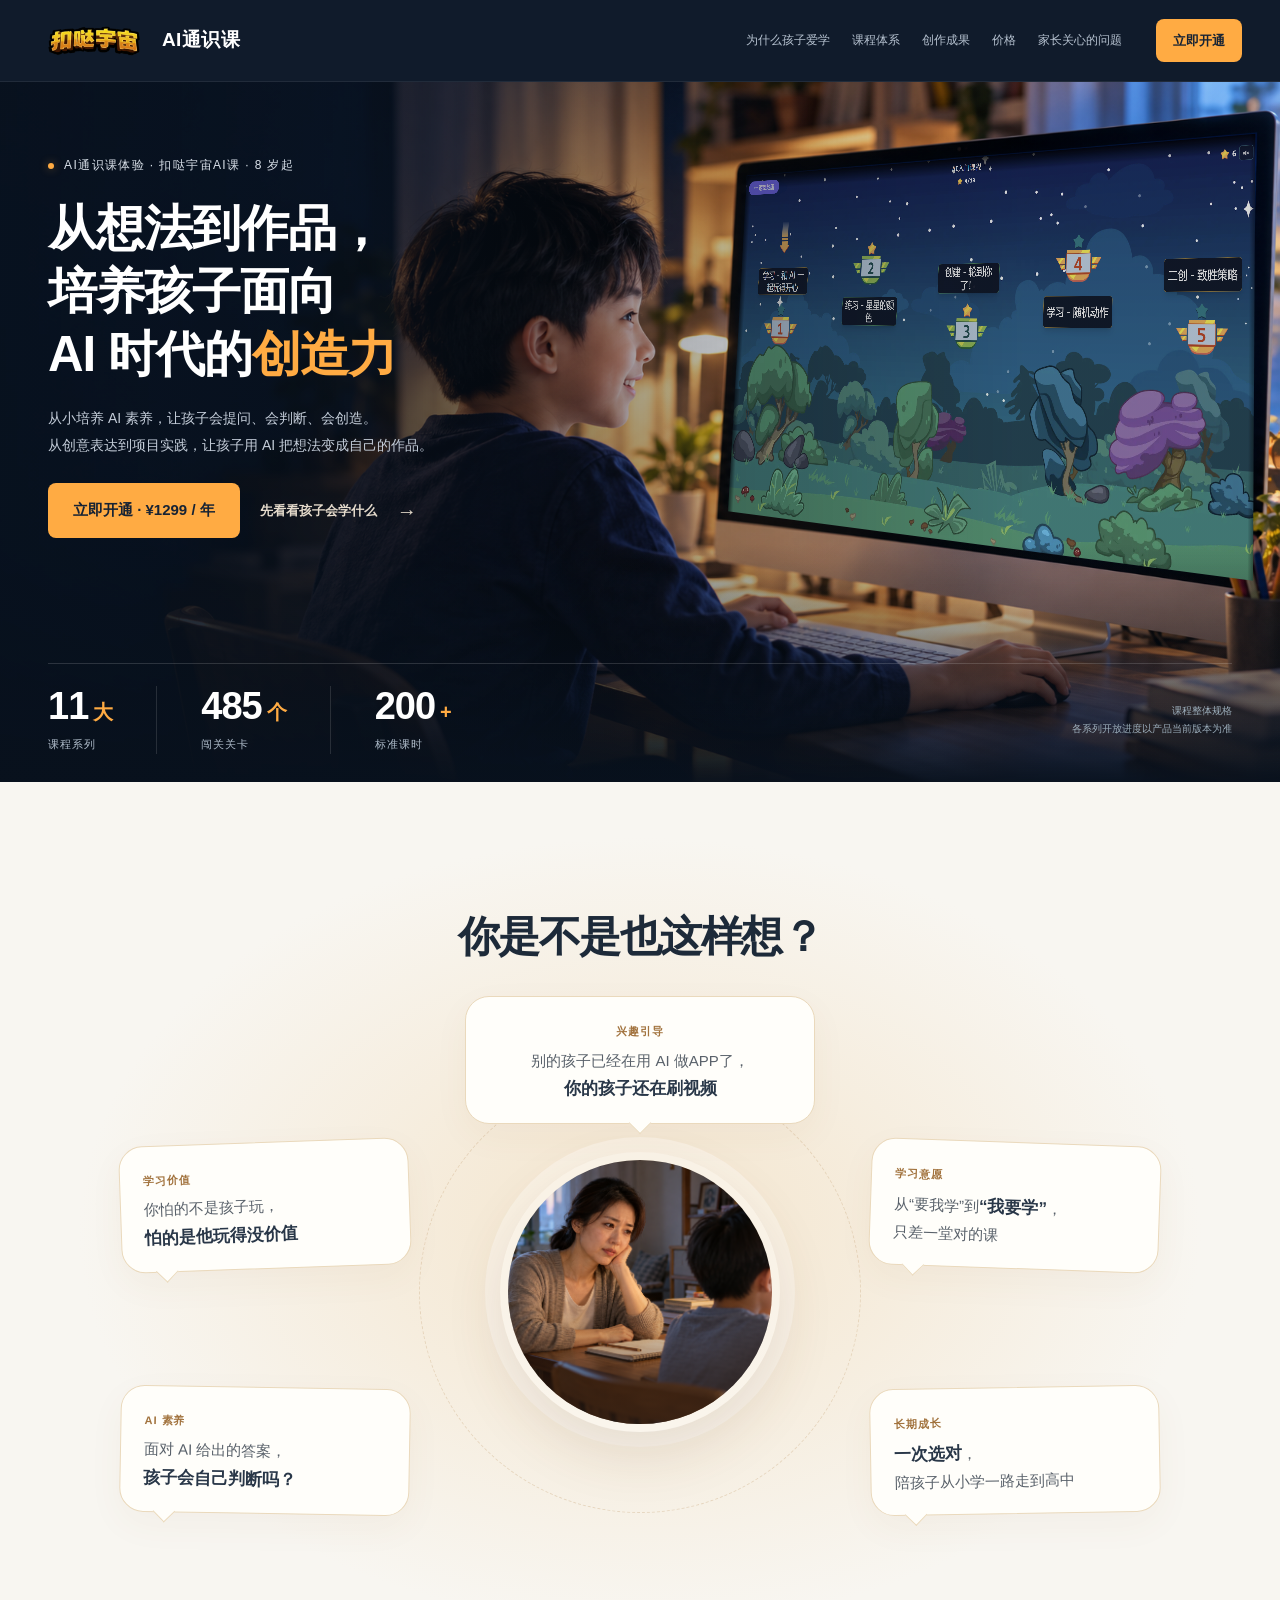
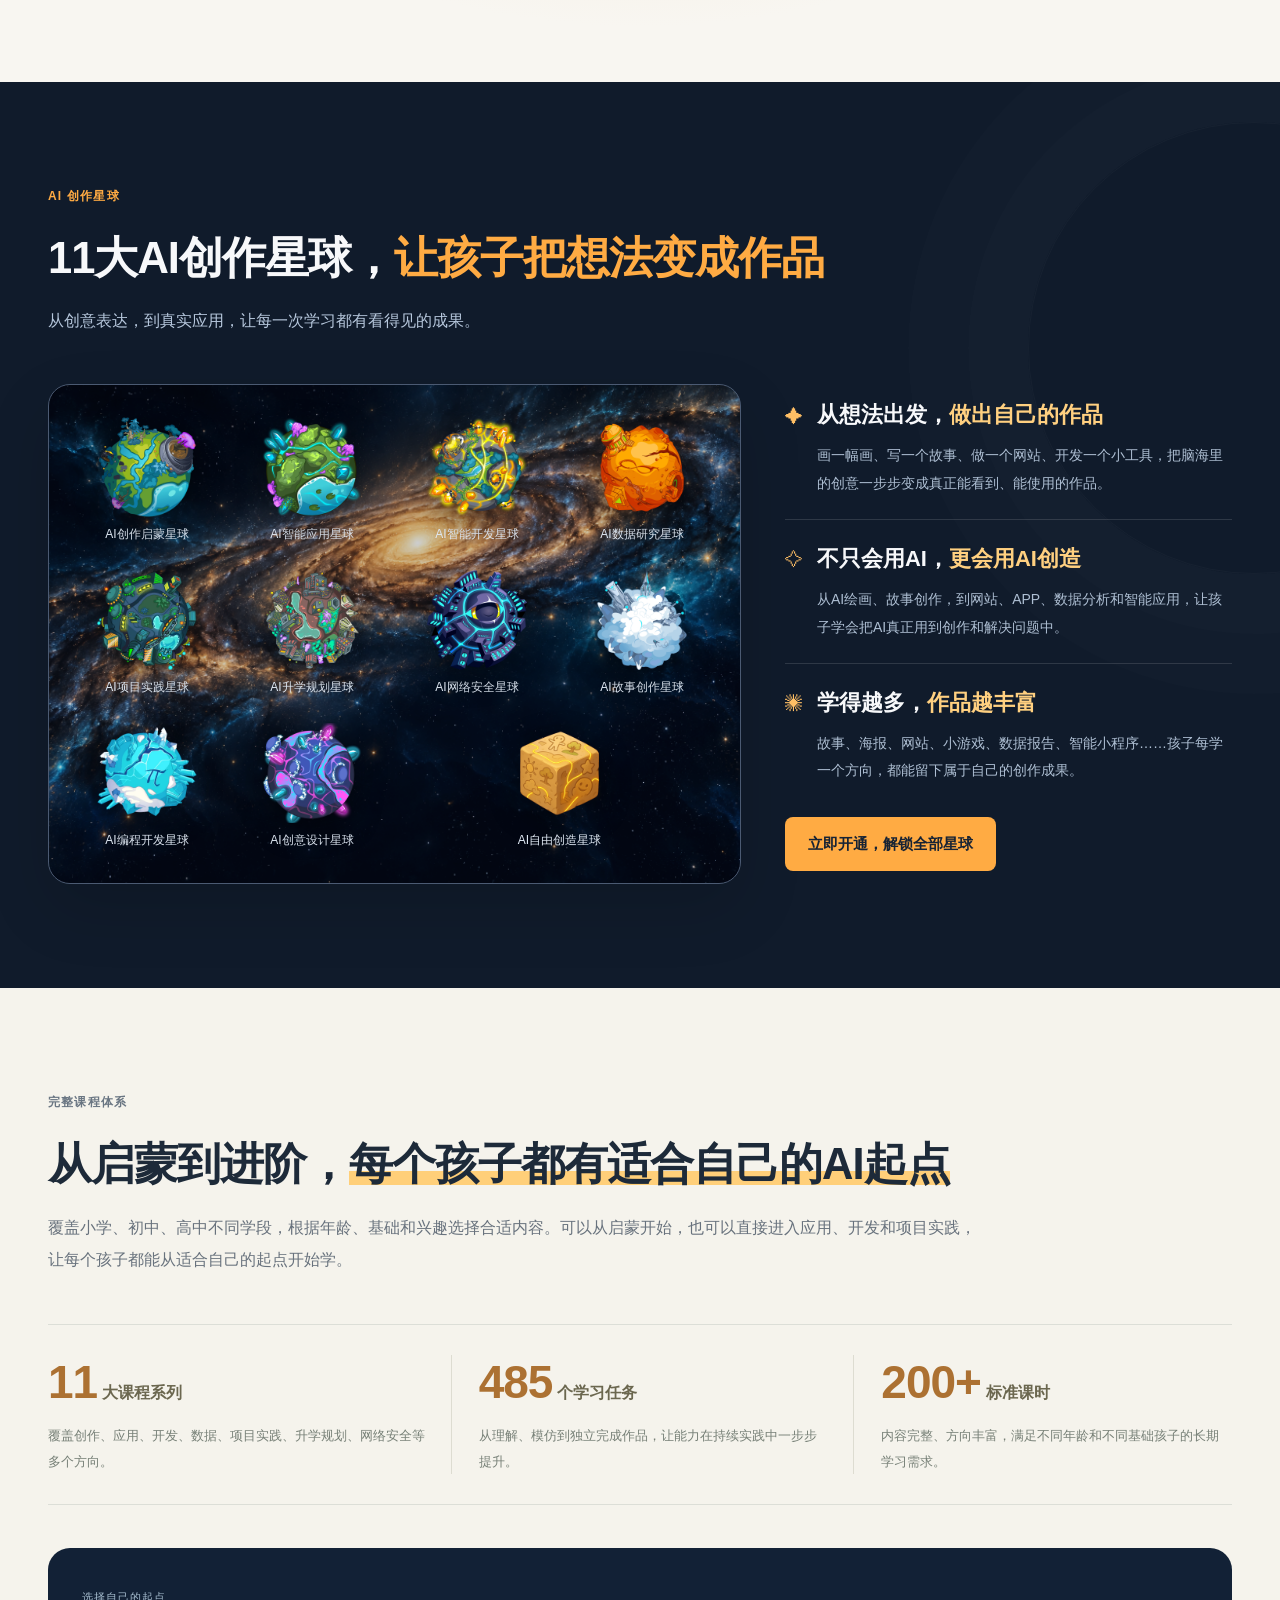
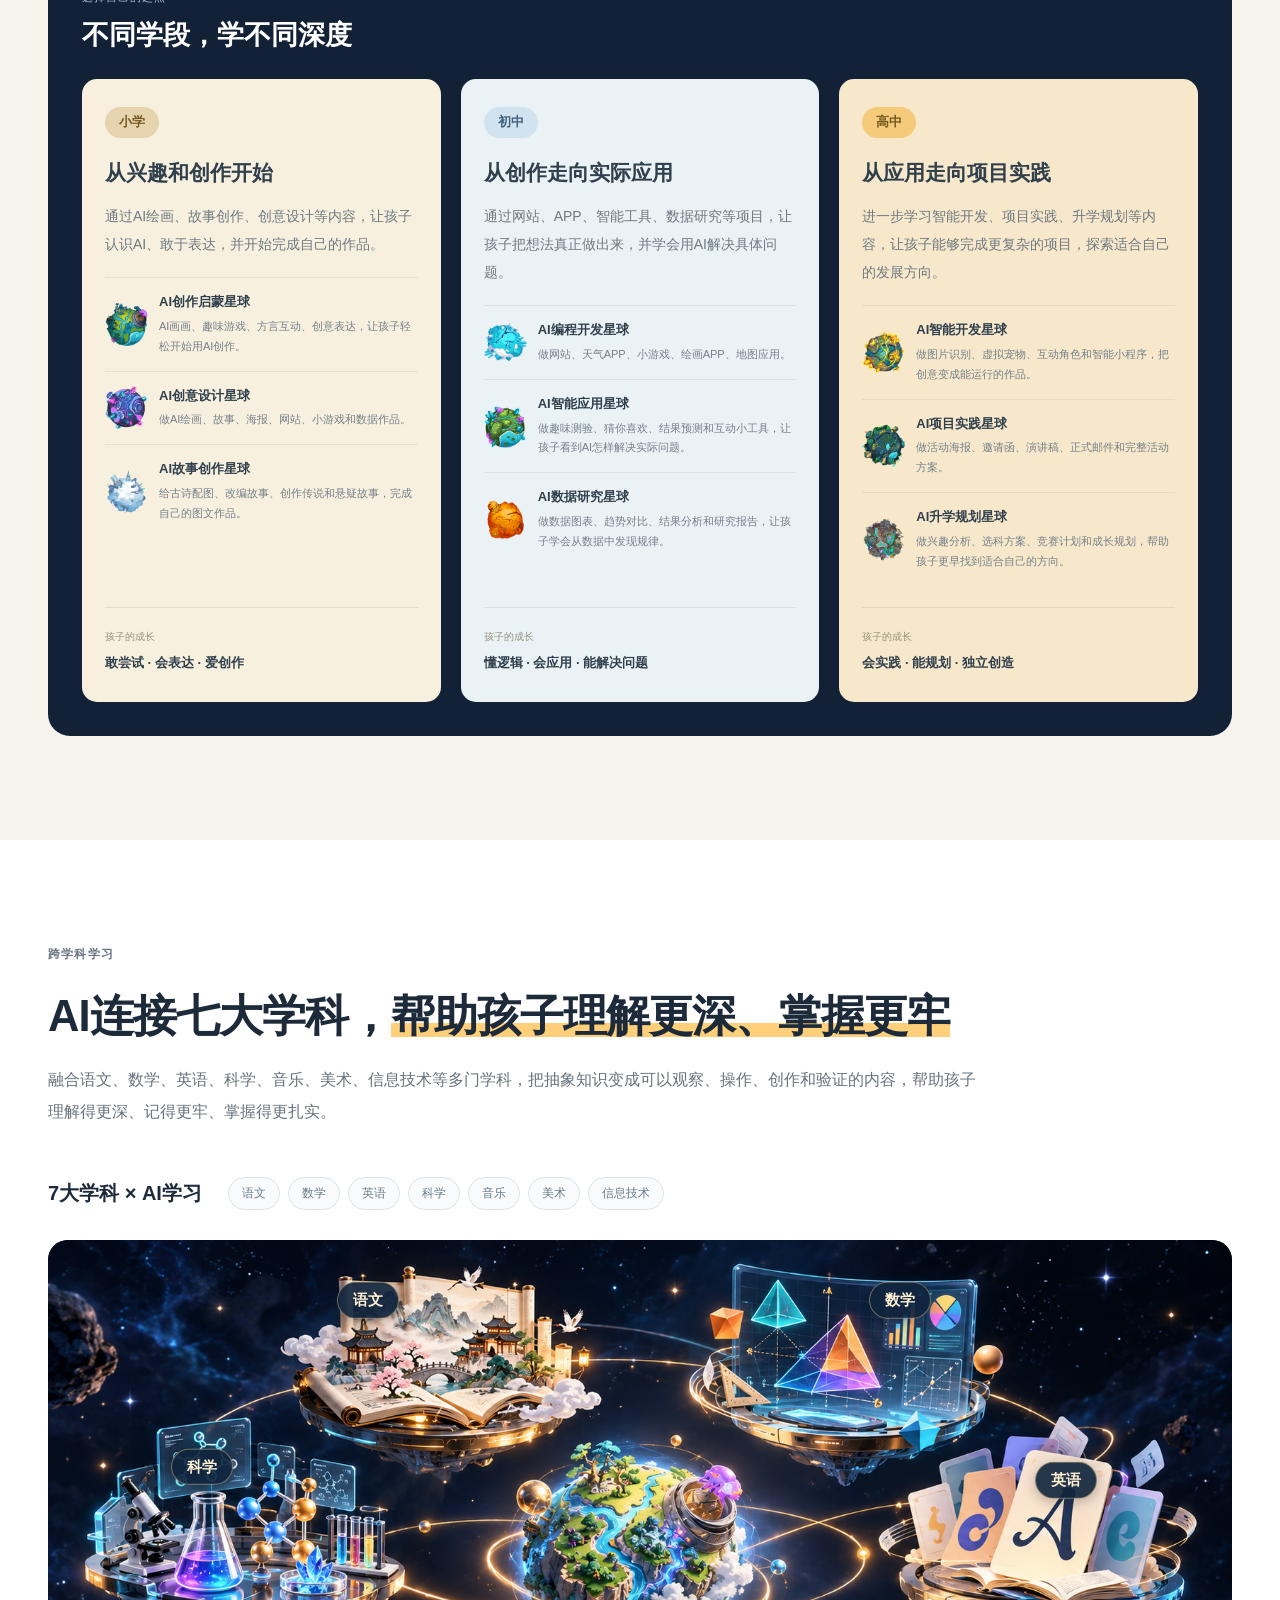
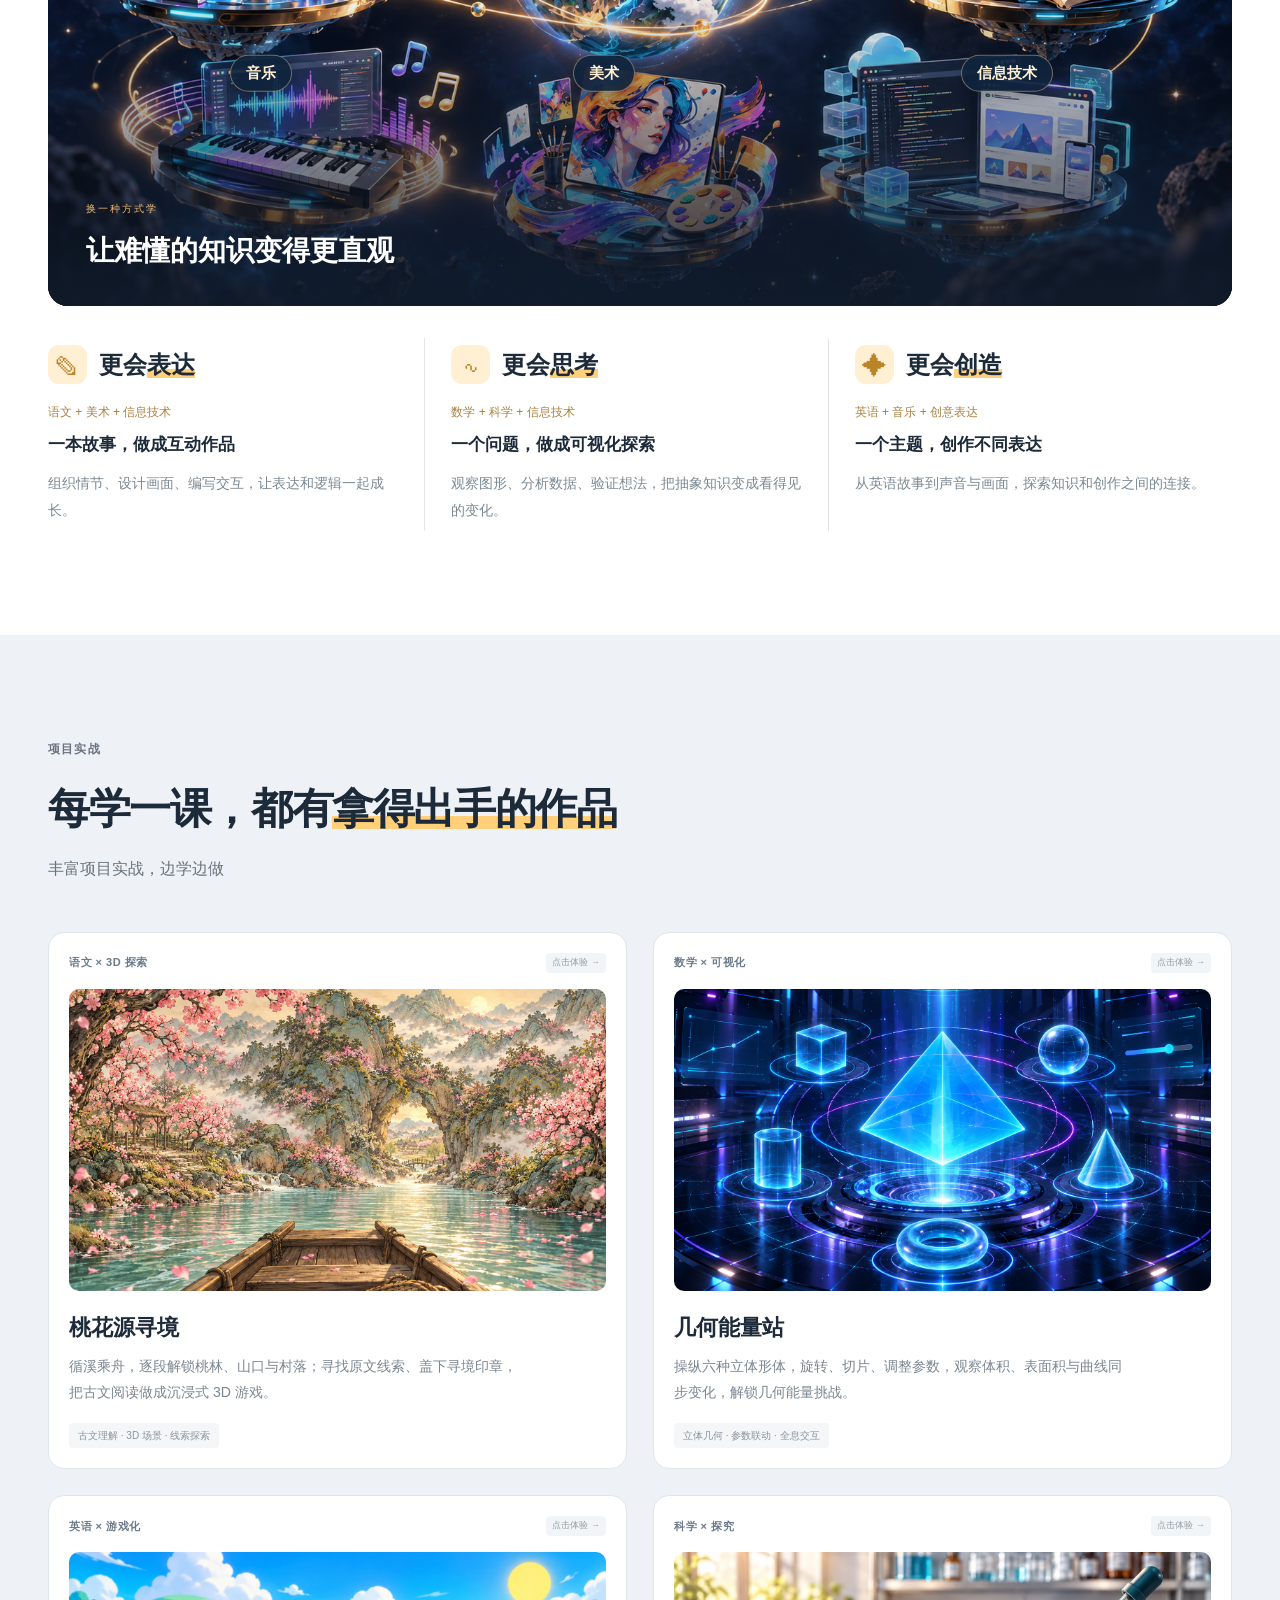
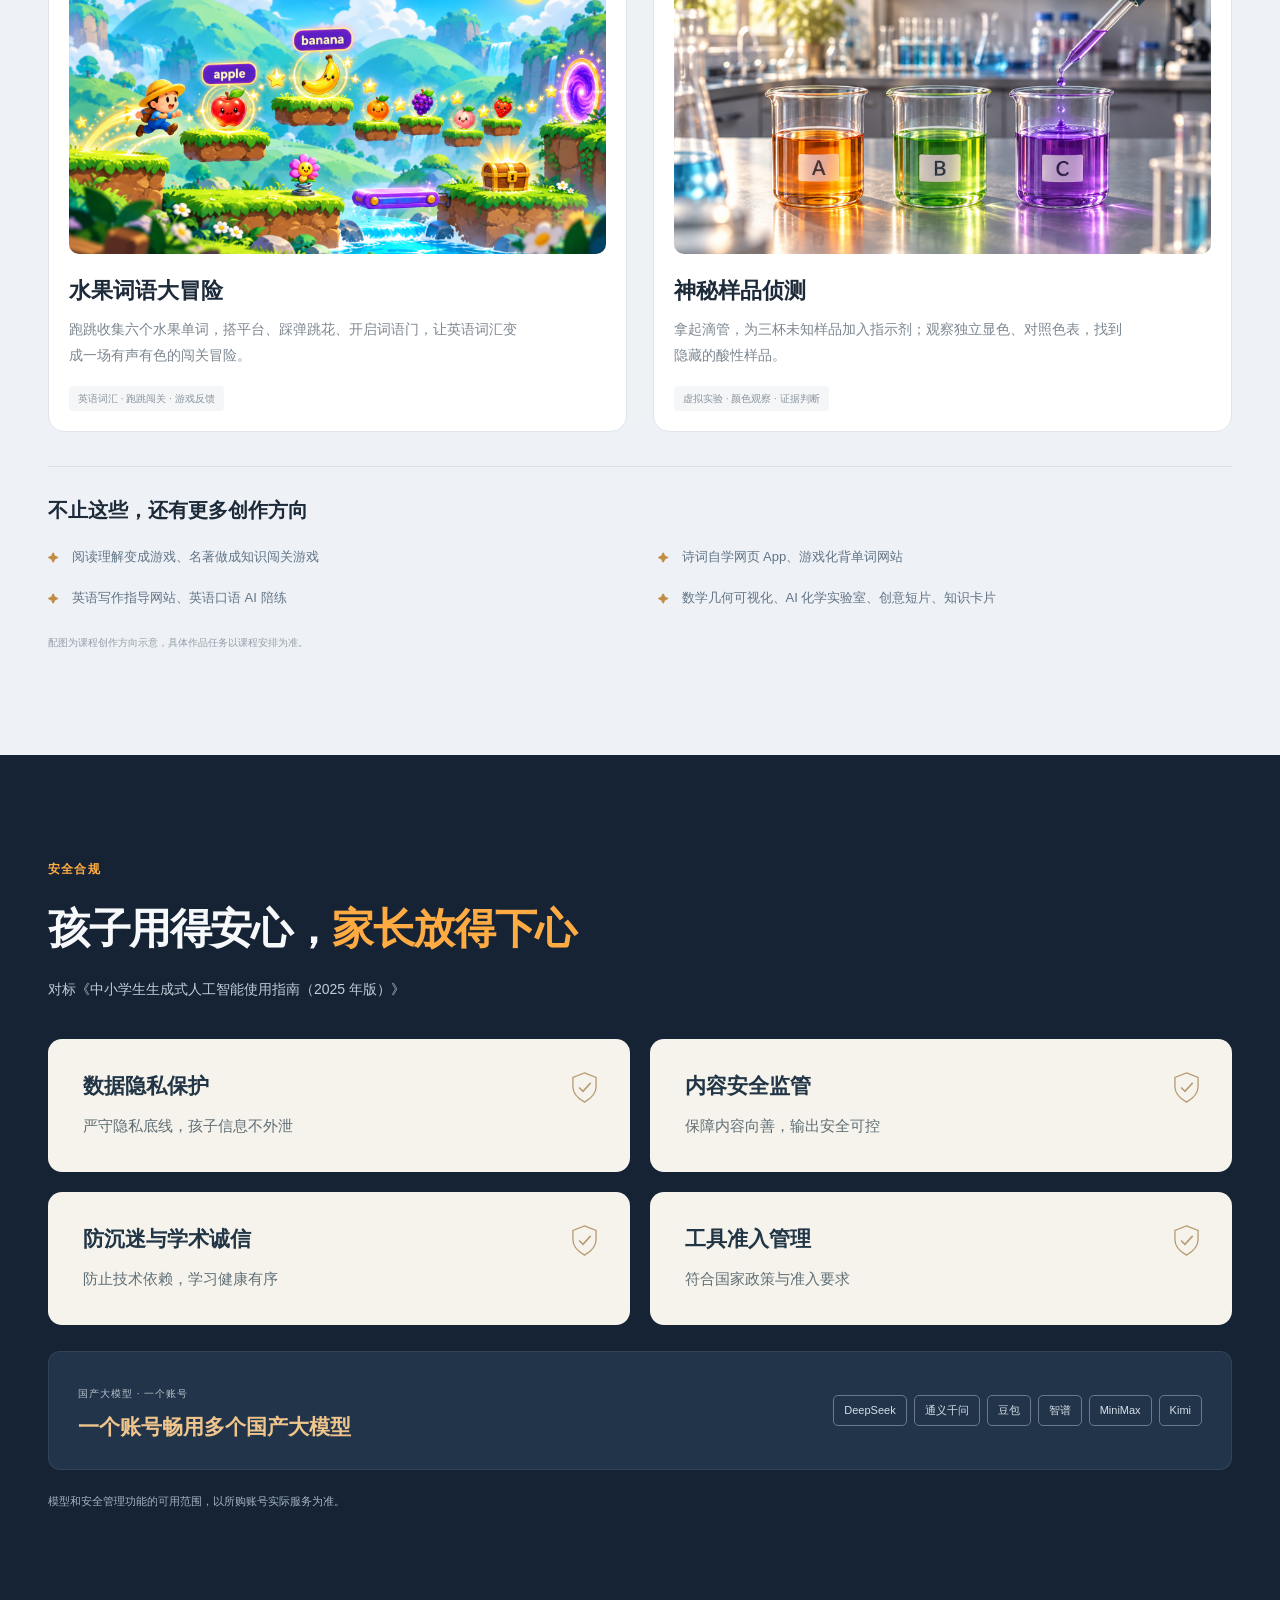
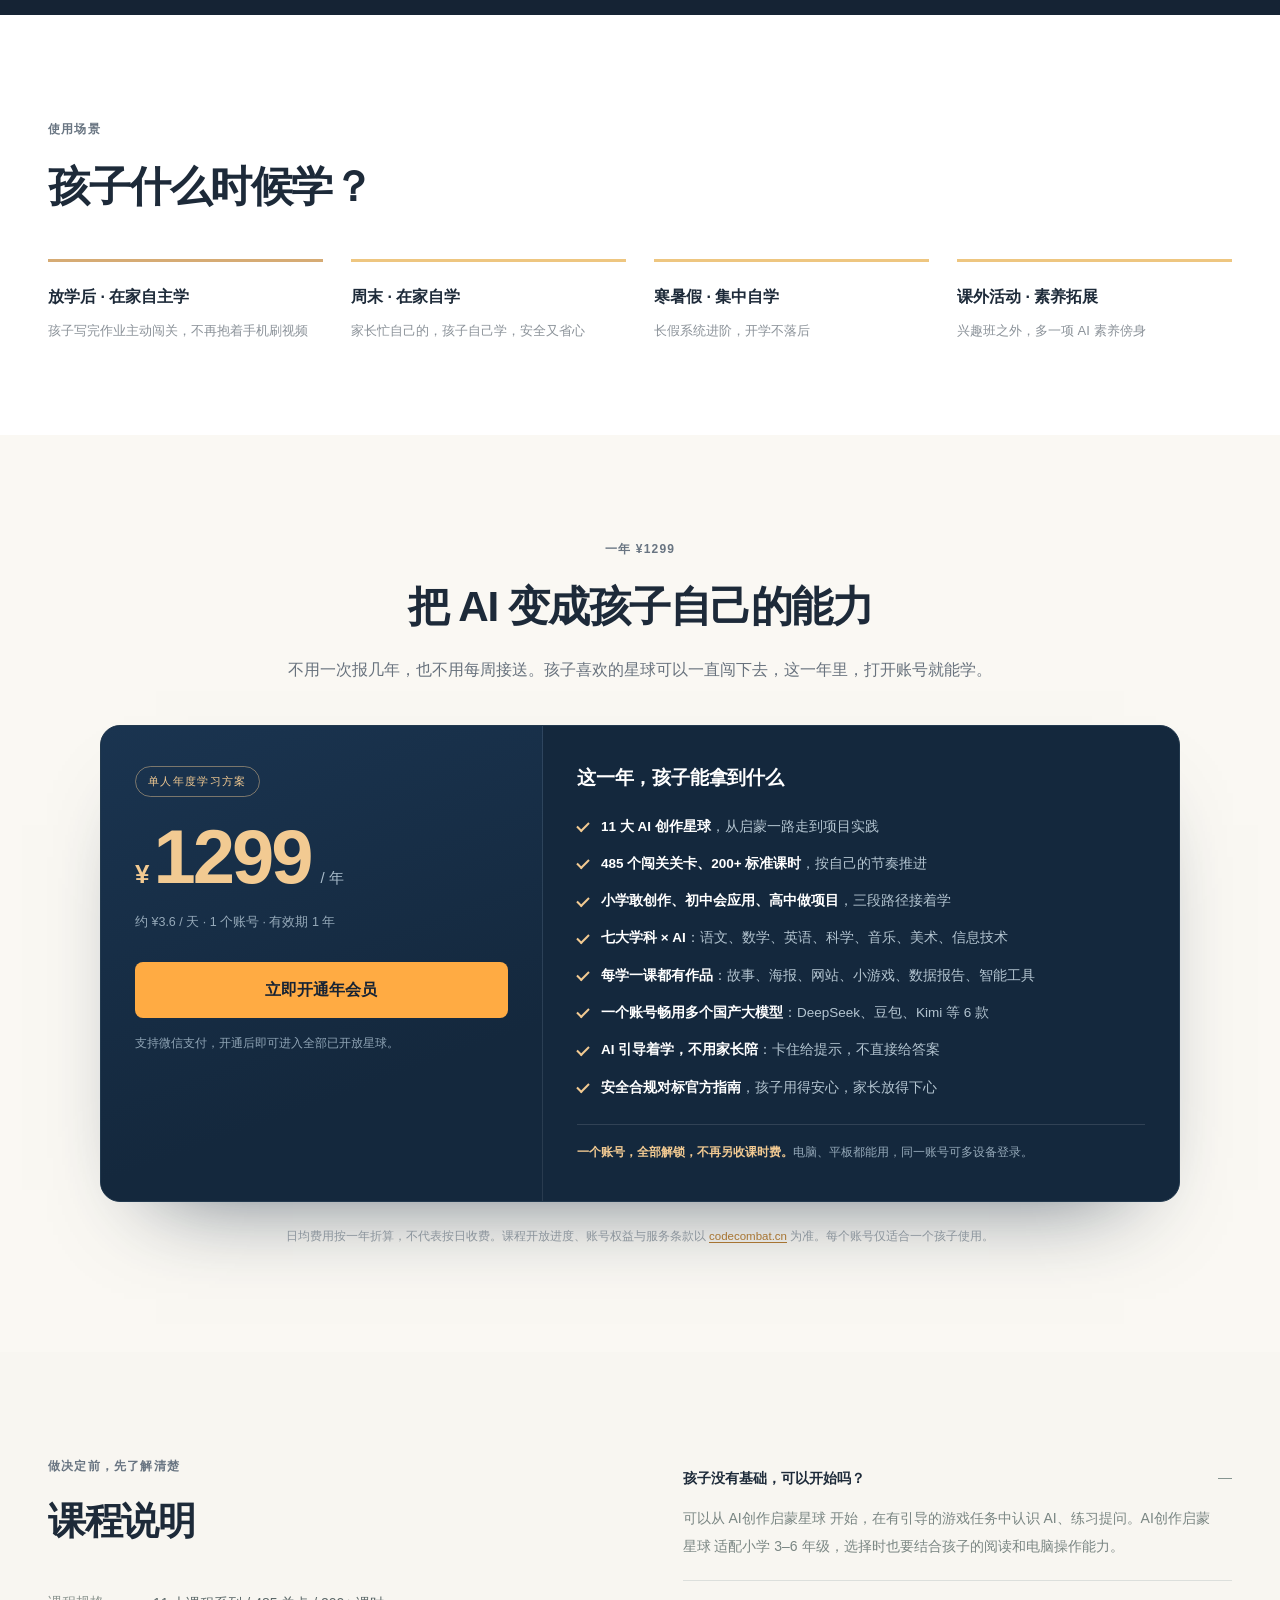
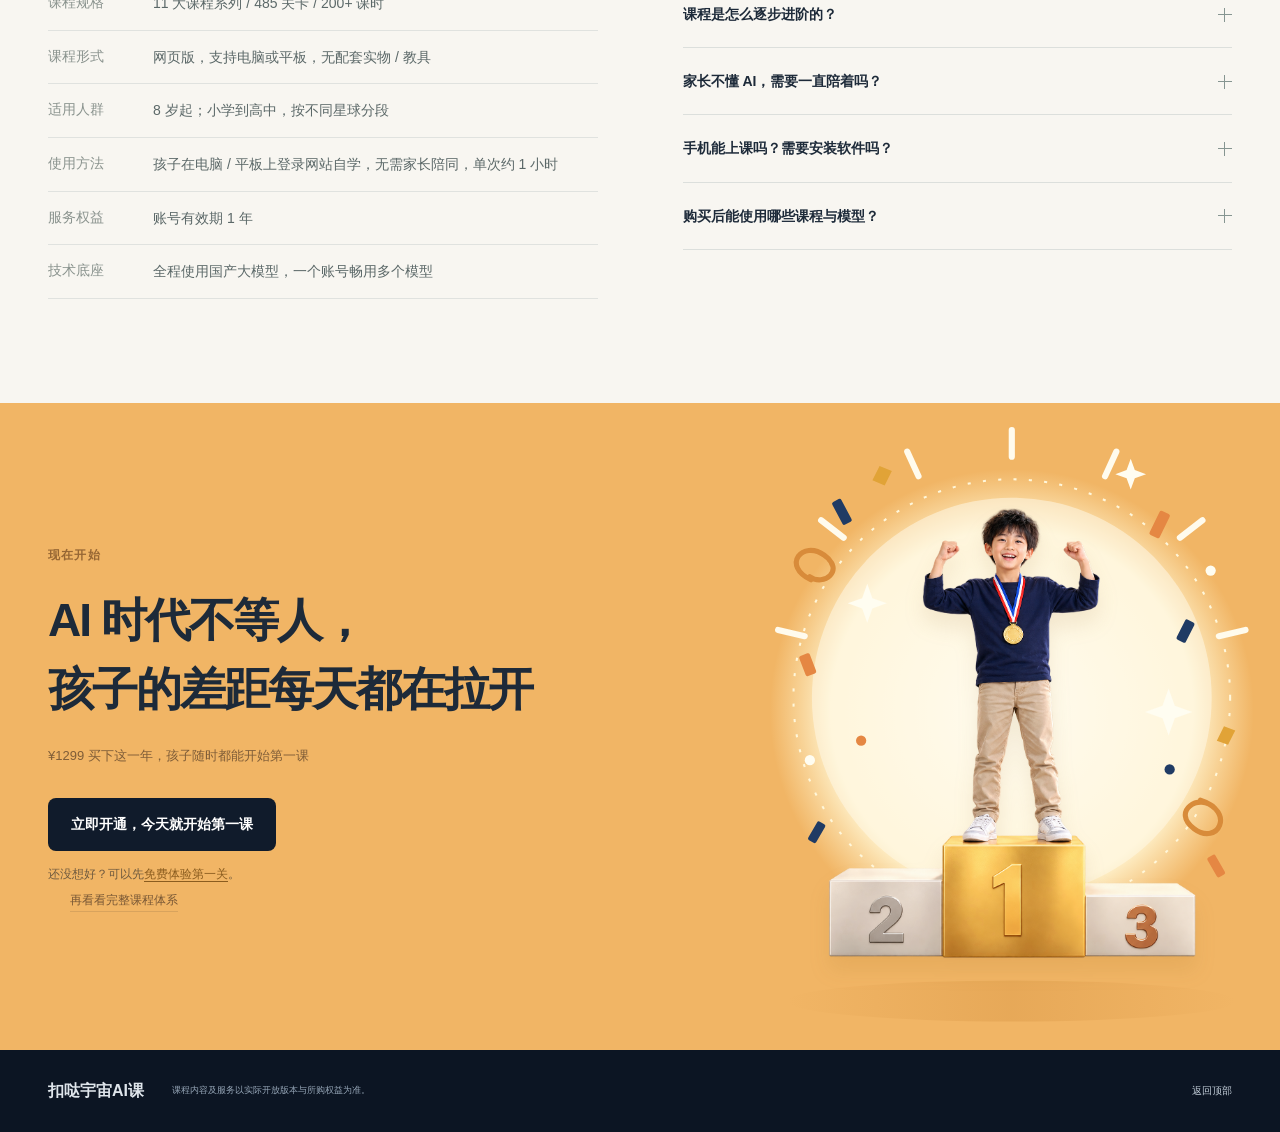
<file: ai-self-study/index.html>
<!doctype html>
<html lang="zh-CN">
<head>
  <meta charset="UTF-8">
  <meta name="viewport" content="width=device-width, initial-scale=1, viewport-fit=cover">
  <meta name="theme-color" content="#101b2b">
  <meta name="description" content="扣哒宇宙AI课，8 岁起。用星球闯关激发兴趣，在跨学科项目中把想法变成作品。">
  <title>扣哒宇宙AI课 · 让兴趣，成为创造力</title>
  <link rel="icon" href="assets/CoCo_SquareLogo_200px.png" type="image/png">
  <link rel="stylesheet" href="styles.css">
  <link rel="stylesheet" href="refinements.css">
  <link rel="stylesheet" href="product.css">
  <script src="script.js" defer></script>
<style id="five-section-update">
/* Scoped layout changes for the five requested content sections. */
.updated-hero .hero-copy{max-width:780px}.updated-hero #hero-title{font-size:clamp(36px,3.7vw,52px);line-height:1.3;letter-spacing:-1.5px;white-space:normal;max-width:760px;text-wrap:balance}.updated-hero #hero-title em{display:inline-block;white-space:nowrap;font-size:1em;margin:0;color:var(--orange)}
.concerns-orbit-section{background:radial-gradient(ellipse at center,#f4e5cd 0%,#f8f6f1 62%)}.concerns-heading{text-align:center;margin-bottom:20px}.concerns-heading .eyebrow{justify-content:center}.concerns-heading .section-intro{margin-top:14px}.parent-orbit{position:relative;min-height:660px;max-width:1110px;margin:auto}.parent-orbit:before{content:"";position:absolute;width:550px;height:550px;border:1px dashed #d6bc9980;border-radius:50%;left:50%;top:53%;transform:translate(-50%,-50%);pointer-events:none}.parent-circle{position:absolute;left:50%;top:53%;transform:translate(-50%,-50%);width:350px;aspect-ratio:1;border-radius:50%;border:10px solid #fff6;overflow:hidden;box-shadow:0 22px 55px #69411e20,0 0 0 15px #fff5}.parent-circle img{width:100%;height:100%;object-fit:cover;object-position:34% center}.parent-circle:after{content:"";position:absolute;inset:0;background:linear-gradient(transparent 50%,#342217b3)}.parent-circle figcaption{position:absolute;bottom:24px;left:0;right:0;text-align:center;color:#fff;z-index:1;font-size:13px;line-height:1.5}.parent-circle strong{font-size:23px}.worry-bubble{position:absolute;width:305px;padding:24px 27px;background:#fffefa;border:1px solid #ead9bc;border-radius:24px;box-shadow:0 12px 36px #75512f0c;z-index:2}.worry-bubble:after{content:"";position:absolute;width:15px;height:15px;background:inherit;border-right:1px solid #ead9bc;border-bottom:1px solid #ead9bc;transform:rotate(45deg);bottom:-8px;left:36px}.worry-bubble>span{display:inline-block;font-size:11px;font-weight:700;color:#a2733e;letter-spacing:1px;margin-bottom:9px}.worry-bubble p{font-size:15px;line-height:1.85;color:#59616a}.worry-bubble strong{font-size:17px;color:#293748;font-weight:750}.worry-value{left:0;top:147px;transform:rotate(-2deg)}.worry-interest{right:0;top:147px;transform:rotate(2deg)}.worry-ai{left:25px;top:390px;transform:rotate(1deg)}.worry-drive{left:50%;top:20px;transform:translateX(-50%);width:330px;text-align:center}.worry-drive:after{left:calc(50% - 8px)}.worry-growth{right:25px;top:390px;transform:rotate(-1deg)}
.creation-section .section-heading,.paths-section .section-heading,.subjects-section .section-heading{max-width:1000px}.creation-section h2,.paths-section h2,.subjects-section h2{font-size:clamp(30px,3.4vw,46px);line-height:1.45;letter-spacing:-1px;text-wrap:balance}.creation-section h2 em,.paths-section h2 em,.subjects-section h2 em{display:inline}.creation-section .section-intro{color:#b6c7dc}.creation-section .section-intro strong{font-weight:500}.creation-layout{display:grid;grid-template-columns:minmax(0,1.55fr) minmax(0,1fr);gap:44px;align-items:center}.creation-map{border:1px solid #4b5a72;border-radius:22px;background:#0c1728 url(assets/galaxy-background.png) center/cover;overflow:hidden;box-shadow:0 25px 65px #0002}.creation-planets{display:grid;grid-template-columns:repeat(4,minmax(0,1fr));gap:25px 9px;list-style:none;margin:0;padding:32px 20px 25px;background:#0c172833}.creation-planets li{text-align:center;min-width:0}.creation-planets img{width:100%;height:100px;object-fit:contain;filter:drop-shadow(0 8px 15px #0007);margin:auto}.creation-planets span{display:block;font-size:12px;line-height:1.65;margin-top:8px;color:#e4edf8;overflow-wrap:anywhere}.creation-planets li:last-child{grid-column:3/5}.creation-map-caption{padding:23px 27px;background:#101c2ee8;border-top:1px solid #ffffff19}.creation-map-caption>span{font-size:20px;color:#ffd080;font-weight:750}.creation-map-caption p{color:#afc0d5;font-size:13px;line-height:1.95;margin-top:10px}.creation-values article{position:relative;padding:21px 0 22px 32px;border-top:1px solid #ffffff20}.creation-values article:first-child{padding-top:0;border:0}.creation-values h3{font-size:22px;line-height:1.6;text-wrap:balance}.creation-values h3 em{color:#ffd080}.creation-values p{font-size:14px;line-height:1.95;color:#aebfd3;margin-top:10px}.creation-mark{position:absolute;left:0;top:25px;color:#ffbf65;font-size:18px}.creation-values article:first-child .creation-mark{top:5px}.creation-values .button{margin-top:10px}
.paths-section .section-intro,.subjects-section .section-intro{max-width:930px;font-size:16px;line-height:2}.path-metrics{display:grid;grid-template-columns:repeat(3,minmax(0,1fr));gap:24px;border-block:1px solid #dcded7;padding:30px 0;margin-bottom:43px}.path-metrics article{border-left:1px solid #dddcd1;padding-left:27px}.path-metrics article:first-child{border:0;padding-left:0}.path-metrics h3{display:flex;align-items:baseline;flex-wrap:wrap;gap:5px;font-size:16px;color:#6b674f}.path-metrics strong{font-size:46px;color:#ac7132;line-height:1.2;letter-spacing:-1px}.path-metrics p{font-size:13px;line-height:1.95;color:#778077;margin-top:13px}.age-paths{background:#122136;padding:34px;border-radius:22px;color:white}.age-paths-heading>span{font-size:11px;color:#a8bfd1;letter-spacing:1px}.age-paths-heading h3{font-size:27px;margin:8px 0 26px}.age-cards{display:grid;grid-template-columns:repeat(3,minmax(0,1fr));gap:20px}.age-card{background:#f8f0df;color:#30404c;padding:28px 23px;border-radius:15px;display:flex;flex-direction:column;min-width:0}.age-middle{background:#eaf2f6}.age-high{background:#f7e8cc}.age-label{align-self:flex-start;font-size:13px;font-weight:750;padding:4px 14px;border-radius:20px;background:#e6d4af;color:#77581f}.age-middle .age-label{background:#d1e3ef;color:#42627e}.age-high .age-label{background:#f5cb7b;color:#74571d}.age-card h3{font-size:21px;line-height:1.6;margin:18px 0 13px}.age-card>p{font-size:14px;line-height:2;color:#6e7980}.age-result{border-top:1px solid #172d4117;margin-top:auto;padding-top:20px}.age-card>p{margin-bottom:24px}.age-result>span{display:block;font-size:10px;color:#93927c}.age-result strong{display:block;font-size:13px;line-height:1.8;margin-top:5px}.flexible-start{display:flex;align-items:start;gap:23px;background:#f0e7d7;border:1px solid #e7dac6;border-radius:15px;padding:30px 34px;margin-top:30px}.start-symbol{font-size:30px;line-height:1.3;color:#af7d3b}.flexible-start h3{font-size:22px;line-height:1.6}.flexible-start h3 em{color:#94632c}.flexible-start p{font-size:14px;line-height:1.95;color:#7a766a;margin-top:12px}.flexible-start>div>strong{display:block;font-size:14px;font-weight:600;margin-top:13px;color:#4d5a56;line-height:1.9}
.subjects-section .subject-banner{display:flex;gap:26px;align-items:center;flex-wrap:wrap;margin:0 0 29px}.subject-banner>strong{font-size:20px;white-space:nowrap}.subjects-section .subject-tags{margin:0;flex-wrap:wrap;gap:8px}.subjects-section .subject-tags span{font-size:12px;padding:5px 13px}.subjects-section .cross-gallery figcaption strong{white-space:normal;font-size:clamp(21px,2.2vw,30px);line-height:1.5}.subject-lessons{display:grid;grid-template-columns:repeat(2,minmax(0,1fr));gap:24px;margin-top:34px}.subject-lesson{border:1px solid #e3e7e8;border-radius:18px;padding:30px;background:#fff;display:flex;flex-direction:column;min-width:0;--subject-accent:#a67432;--subject-wash:#fff2dc}.subject-math{--subject-accent:#427391;--subject-wash:#eaf4fa}.subject-english{--subject-accent:#6b679e;--subject-wash:#eeecf9}.subject-science{--subject-accent:#4b806c;--subject-wash:#eaf5ef}.subject-label{align-self:flex-start;border-radius:8px;padding:4px 12px;background:var(--subject-wash);color:var(--subject-accent);font-size:12px;font-weight:750}.subject-lesson h3{font-size:23px;line-height:1.65;margin-top:15px}.subject-lesson h3 em{color:var(--subject-accent)}.subject-mix{font-size:12px;color:var(--subject-accent);margin:12px 0}.subject-lesson>p:not(.subject-mix){font-size:14px;line-height:2;color:#74818a;margin-bottom:22px}.subject-benefit{font-size:13px;line-height:1.95;padding:14px 16px;border-radius:10px;background:var(--subject-wash);color:#526473;margin-top:auto}.understanding-summary{background:#eff3f5;border-radius:18px;padding:34px 40px;text-align:center;margin-top:34px}.understanding-summary h3{font-size:25px;line-height:1.6}.understanding-summary h3 em{color:#876535}.understanding-summary p{font-size:14px;line-height:1.95;max-width:860px;margin:14px auto 0;color:#73818a}.understanding-summary>strong{display:block;font-size:17px;line-height:1.8;color:#31495c;margin-top:23px}
@media(max-width:1050px){.parent-orbit{min-height:620px}.parent-circle{width:280px}.parent-orbit:before{width:470px;height:470px}.worry-bubble{width:260px;padding:21px}.worry-bubble p{font-size:13px}.worry-bubble strong{font-size:15px}.worry-drive{width:290px;top:10px}.worry-value,.worry-interest{top:155px}.worry-ai,.worry-growth{top:375px;left:0}.worry-growth{left:auto;right:0}.creation-layout{grid-template-columns:1.4fr 1fr;gap:25px}.creation-planets{grid-template-columns:repeat(3,minmax(0,1fr));padding:25px 14px;gap:20px 8px}.creation-planets li:last-child{grid-column:auto}.creation-planets img{height:85px}.creation-values h3{font-size:20px}.creation-values p{font-size:13px}.age-paths{padding:26px}.age-cards{gap:14px}.age-card{padding:24px 19px}.age-card h3{font-size:19px}.age-card>p{font-size:13px}.age-result strong{font-size:12px}}
@media(max-width:900px){.updated-hero #hero-title{font-size:clamp(32px,5vw,44px);max-width:650px}.parent-orbit{display:flex;flex-direction:column;align-items:center;min-height:0;gap:30px;padding-top:10px}.parent-orbit:before{width:330px;height:330px;top:150px}.parent-circle{position:relative;left:auto;top:auto;transform:none;width:280px;flex-shrink:0}.worry-bubbles{display:grid;grid-template-columns:repeat(2,minmax(0,1fr));gap:17px;width:100%}.worry-bubble{position:relative;inset:auto;width:auto;transform:none!important;padding:22px;text-align:left;order:0}.worry-bubble p{font-size:14px}.worry-bubble strong{font-size:16px}.worry-bubble:after{bottom:auto;top:-8px;left:28px;transform:rotate(225deg)}.worry-bubble:last-child{grid-column:1/-1;text-align:center}.creation-layout{grid-template-columns:1fr}.creation-planets{grid-template-columns:repeat(4,minmax(0,1fr));gap:24px 12px;padding:30px}.creation-planets img{height:105px}.creation-planets span{font-size:13px}.creation-values{display:grid;grid-template-columns:1fr;gap:0}.creation-values article:first-child{padding-top:22px;border-top:1px solid #ffffff20}.creation-values article:first-child .creation-mark{top:25px}.age-cards{grid-template-columns:1fr}.age-card{padding:28px;display:grid;grid-template-columns:100px 1fr;gap:0 22px}.age-label{grid-column:1;grid-row:1/3;align-self:start;justify-self:start}.age-card h3{grid-column:2;margin:0 0 12px;font-size:22px}.age-card>p{grid-column:2;font-size:14px}.age-result{grid-column:2}.path-metrics{gap:20px}.path-metrics article{padding-left:18px}.path-metrics strong{font-size:38px}.path-metrics h3{font-size:14px}.subject-lessons{gap:18px}.subject-lesson{padding:23px}.subject-lesson h3{font-size:20px}}
@media(max-width:600px){.updated-hero #hero-title{font-size:clamp(29px,7.7vw,43px);line-height:1.4;letter-spacing:-.8px;white-space:normal;max-width:100%}.updated-hero #hero-title br{display:block}.updated-hero #hero-title em{margin:0;font-size:1em}.concerns-heading h2{font-size:29px}.concerns-heading .section-intro{font-size:13px}.parent-circle{width:240px;border-width:7px}.parent-orbit:before{width:280px;height:280px;top:130px}.parent-circle figcaption{bottom:20px}.parent-circle strong{font-size:21px}.worry-bubbles{grid-template-columns:1fr;gap:17px}.worry-bubble{padding:22px 24px;border-radius:19px}.worry-bubble:last-child{grid-column:auto;text-align:left}.worry-bubble p{font-size:15px}.worry-bubble strong{font-size:17px}.creation-section h2,.paths-section h2,.subjects-section h2{font-size:clamp(25px,6.9vw,32px);line-height:1.55;letter-spacing:-.5px;text-wrap:pretty}.creation-section .section-intro,.paths-section .section-intro,.subjects-section .section-intro{font-size:14px;line-height:1.95}.creation-layout{gap:25px}.creation-planets{grid-template-columns:repeat(3,minmax(0,1fr));padding:23px 12px;gap:21px 8px}.creation-planets img{height:75px}.creation-planets span{font-size:11px;line-height:1.7;min-height:36px;margin-top:7px}.creation-map-caption{padding:22px}.creation-map-caption>span{font-size:20px}.creation-map-caption p{font-size:13px}.creation-values h3{font-size:21px}.creation-values p{font-size:14px}.creation-values .button{width:100%}.path-metrics{grid-template-columns:1fr;padding:0;border:0;gap:13px;margin-bottom:28px}.path-metrics article,.path-metrics article:first-child{padding:22px;border:1px solid #e4dece;border-radius:13px;background:#fffefa}.path-metrics strong{font-size:38px}.path-metrics h3{font-size:16px;gap:8px}.path-metrics p{font-size:13px;margin-top:10px}.age-paths{padding:24px 16px;border-radius:17px}.age-paths-heading h3{font-size:23px;margin-bottom:23px}.age-card{display:flex;gap:0;padding:25px 22px}.age-card h3{margin:15px 0 12px;font-size:21px}.age-card>p{font-size:14px;margin-bottom:22px}.age-result{width:100%;margin-top:auto}.age-result strong{font-size:13px}.flexible-start{padding:25px 23px;gap:12px}.start-symbol{font-size:23px}.flexible-start h3{font-size:20px}.flexible-start p,.flexible-start>div>strong{font-size:13px}.subjects-section .subject-banner{display:block;margin-bottom:24px}.subject-banner>strong{font-size:20px;display:block;margin-bottom:15px}.subjects-section .subject-tags{flex-wrap:wrap;gap:8px}.subjects-section .subject-tags span{font-size:12px;padding:5px 12px}.subjects-section .cross-gallery figcaption strong{font-size:21px;white-space:normal}.subjects-section .cross-gallery figcaption>span{font-size:10px}.subject-lessons{grid-template-columns:1fr;gap:19px;margin-top:26px}.subject-lesson{padding:25px 23px}.subject-lesson h3{font-size:21px}.subject-lesson>p:not(.subject-mix){font-size:14px}.subject-benefit{font-size:13px}.understanding-summary{padding:28px 23px;margin-top:27px;text-align:left}.understanding-summary h3{font-size:22px}.understanding-summary p{font-size:13px}.understanding-summary>strong{font-size:16px}}

</style>
<style id="hero-face-clearance">
.updated-hero .hero-copy{max-width:420px}
.updated-hero #hero-title{font-size:clamp(34px,3.05vw,44px);max-width:420px;line-height:1.38;letter-spacing:-1px;text-wrap:initial}
.updated-hero #hero-title .hero-title-line{display:block;white-space:nowrap}
@media(min-width:1600px){.updated-hero .hero-copy{max-width:380px}.updated-hero #hero-title{font-size:40px;max-width:380px}}
@media(min-width:601px) and (max-width:900px){.updated-hero .hero-copy{max-width:350px}.updated-hero #hero-title{font-size:34px;max-width:350px}}
@media(max-width:600px){.updated-hero .hero-copy{max-width:none}.updated-hero #hero-title{font-size:clamp(26px,7.6vw,38px);max-width:100%;line-height:1.4;letter-spacing:-.8px}}
</style>
<style id="parent-refinement">
.updated-hero .hero-copy{max-width:500px}.updated-hero #hero-title{font-size:clamp(40px,3.85vw,56px);max-width:500px;line-height:1.28;letter-spacing:-1px}.updated-hero .hero-actions{margin-top:25px;gap:0}.updated-hero .hero-actions .button{padding:16px 25px}.button{gap:0}.updated-hero .hero-description{margin-top:20px}
.concerns-orbit-section{padding:48px 0 40px}.concerns-heading{margin-bottom:12px}.concerns-heading .eyebrow{margin-bottom:12px}.parent-orbit{min-height:510px;max-width:1040px}.parent-circle{width:280px;top:55%;border-width:8px}.parent-orbit:before{width:440px;height:440px;top:55%}.worry-bubble{padding:19px 23px;width:290px}.worry-value{top:130px}.worry-interest{left:50%;right:auto;top:0;width:350px;transform:translateX(-50%);text-align:center}.worry-interest:after{left:calc(50% - 8px)}.worry-drive{left:auto;right:0;top:130px;width:290px;transform:rotate(2deg);text-align:left}.worry-drive:after{left:36px}.worry-ai,.worry-growth{top:350px;left:0}.worry-growth{left:auto;right:0}.worry-bubble>span{margin-bottom:6px}.worry-bubble p{line-height:1.75}.worry-bubble strong{font-size:17px}.creation-layout{align-items:center}.creation-planets{padding-bottom:32px}.age-planets{list-style:none;padding:0;margin:0 0 22px;grid-column:2}.age-planets li{display:flex;align-items:center;gap:11px;border-top:1px solid #24384b14;padding:14px 0}.age-planets li>img{width:43px;height:43px;object-fit:contain;flex-shrink:0}.age-planets li>div{min-width:0}.age-planets strong{display:block;font-size:13px;line-height:1.6}.age-planets li span{display:block;font-size:11px;line-height:1.8;margin-top:4px;color:#75808a}.age-card>p{margin-bottom:19px}.subject-art{position:relative}.discipline-labels{position:absolute;inset:0;pointer-events:none;z-index:2}.discipline-tag{position:absolute;left:var(--label-x);top:var(--label-y);transform:translate(-50%,-50%);padding:5px 15px;border:1px solid #f0cd8b70;border-radius:30px;background:#10243de8;color:#fff0d2;font-size:clamp(12px,1.2vw,17px);font-weight:700;line-height:1.6;white-space:nowrap;box-shadow:0 3px 13px #0004}.subjects-section .cross-outcomes{margin-top:32px}.subjects-section .cross-outcomes .outcome-heading h3{font-size:24px}.subjects-section .cross-outcomes article>p:last-child{font-size:14px}.subjects-section .cross-outcomes .subject-combination{font-size:12px}.subjects-section .cross-outcomes article>strong{font-size:17px}
@media(min-width:1600px){.updated-hero .hero-copy{max-width:500px}.updated-hero #hero-title{font-size:56px;max-width:500px}}
@media(min-width:901px) and (max-width:1100px){.worry-bubble{width:255px}.worry-interest{width:340px}.worry-drive{width:255px}.worry-bubble p{font-size:13px}.worry-bubble strong{font-size:15px}.parent-circle{width:260px}.updated-hero #hero-title{font-size:42px}.updated-hero .hero-copy{max-width:440px}}
@media(max-width:900px){.updated-hero .hero-copy{max-width:430px}.updated-hero #hero-title{font-size:38px;max-width:430px}.concerns-orbit-section{padding:42px 0}.parent-orbit{min-height:0;gap:25px}.parent-circle{top:auto;width:220px}.parent-orbit:before{width:270px;height:270px;top:120px}.worry-bubble,.worry-interest,.worry-drive,.worry-ai,.worry-growth{position:relative;inset:auto;width:auto;transform:none!important;text-align:left}.worry-bubble{padding:18px 20px}.worry-bubbles{gap:15px}.worry-bubble p{font-size:14px}.worry-bubble strong{font-size:16px}.worry-interest:after,.worry-drive:after{left:28px}.age-planets{grid-column:2}}
@media(max-width:600px){.updated-hero .hero-copy{max-width:none}.updated-hero #hero-title{font-size:clamp(28px,8.5vw,38px);max-width:100%;line-height:1.3}.updated-hero .hero-description{margin-top:17px}.updated-hero .hero-actions{margin-top:21px}.updated-hero .hero-actions .button{padding:13px 20px}.concerns-orbit-section{padding:33px 0 30px}.concerns-heading h2{font-size:27px}.concerns-heading .eyebrow{margin-bottom:10px}.parent-orbit{gap:20px;padding-top:8px}.parent-circle{width:170px;border-width:5px;box-shadow:0 12px 30px #69411e20,0 0 0 9px #fff5}.parent-circle figcaption{bottom:14px;font-size:10px}.parent-circle strong{font-size:17px}.parent-orbit:before{width:200px;height:200px;top:93px}.worry-bubbles{gap:12px}.worry-bubble{padding:13px 19px;border-radius:17px}.worry-bubble>span{font-size:10px;margin-bottom:3px}.worry-bubble p{font-size:14px;line-height:1.65}.worry-bubble strong{font-size:15px}.creation-planets{padding-bottom:23px}.age-planets{width:100%;margin-bottom:20px}.age-planets li{gap:10px;padding:12px 0}.age-planets li>img{width:40px;height:40px}.age-planets strong{font-size:13px}.age-planets li span{font-size:11px}.discipline-tag{font-size:11px;padding:2px 8px;border-radius:12px;line-height:1.65}.subjects-section .cross-outcomes article{display:block;padding-bottom:23px}.subjects-section .cross-outcomes .outcome-heading{display:flex;align-items:center;gap:11px;margin:0 0 14px}.subjects-section .cross-outcomes .outcome-heading>span{margin-bottom:0}.subjects-section .cross-outcomes .outcome-heading h3{font-size:22px}.subjects-section .cross-outcomes .subject-combination{font-size:12px}.subjects-section .cross-outcomes article>strong{font-size:16px}.subjects-section .cross-outcomes article>p:last-child{font-size:14px}}

@media(max-width:600px){.concerns-orbit-section{padding:26px 0 24px}.parent-circle{width:150px}.parent-orbit{gap:16px}.parent-orbit:before{width:180px;height:180px;top:83px}.worry-bubble{padding:10px 18px}.discipline-tag{font-size:12px}}
</style>
<style id="finale-winner-update">
.finale-winner{width:390px;max-width:40%;flex-shrink:0;margin:0;align-self:center}
.finale-winner img{display:block;width:100%;height:auto;max-height:420px;object-fit:contain;filter:drop-shadow(0 16px 16px #79542020)}
@media(min-width:601px) and (max-width:900px){.finale-winner{width:300px;max-width:38%}}
@media(max-width:600px){.finale-inner{flex-direction:column;align-items:flex-start;gap:34px}.finale-winner{width:280px;max-width:100%;align-self:center}.finale-winner img{max-height:350px}}
</style>
<style id="concerns-and-celebration-refinement">
/* Allow the complete parent concerns composition to breathe within one screen. */
.concerns-orbit-section{min-height:100svh;padding:clamp(48px,7svh,80px) 0;display:flex;align-items:center}
.concerns-orbit-section>.container{width:min(1200px,calc(100% - 96px))}
.concerns-heading{margin-bottom:32px}
.parent-orbit{min-height:clamp(510px,62svh,620px)}
.parent-circle,.parent-orbit:before{top:53%}
.worry-value,.worry-drive{top:26%}
.worry-ai,.worry-growth{top:70%}
.worry-interest{top:0}
/* The portrait becomes the focal point of a warm celebration composition. */
.finale-winner{position:relative;isolation:isolate;width:440px;max-width:43%;padding:16px 10px 0}
.finale-winner img{position:relative;z-index:2;max-height:480px;filter:drop-shadow(0 14px 10px #95601a1c)}
.winner-celebration{position:absolute;z-index:0;width:124%;height:124%;left:-12%;top:-11%;overflow:visible;pointer-events:none}
@media(min-width:601px) and (max-width:900px){.concerns-orbit-section{padding:48px 0}.concerns-heading{margin-bottom:26px}.parent-orbit{min-height:0;gap:24px}.parent-circle{top:auto}.parent-orbit:before{top:120px}.worry-value,.worry-drive,.worry-ai,.worry-growth,.worry-interest{top:auto}.finale-winner{width:320px;max-width:39%;padding:10px 0 0}}
@media(max-width:600px){.concerns-orbit-section{min-height:100svh;padding:40px 0}.concerns-orbit-section>.container{width:calc(100% - 40px)}.concerns-heading{margin-bottom:24px}.parent-orbit{min-height:0;gap:24px;padding-top:0}.parent-circle{width:128px;top:auto}.parent-orbit:before{width:155px;height:155px;top:65px}.worry-bubbles{grid-template-columns:repeat(2,minmax(0,1fr));gap:12px}.worry-bubble{padding:16px 13px}.worry-bubble p{font-size:13px;line-height:1.7}.worry-bubble strong{font-size:14px}.worry-value,.worry-drive,.worry-ai,.worry-growth,.worry-interest{top:auto}.worry-bubble:last-child{grid-column:1/-1;text-align:center}.finale-inner{gap:48px}.finale-winner{width:300px;max-width:100%;padding:8px 10px 0}.finale-winner img{max-height:365px}.winner-celebration{width:114%;height:114%;left:-7%;top:-7%}}
@media(max-width:360px){.concerns-orbit-section{padding:32px 0}.concerns-heading{margin-bottom:20px}.parent-orbit{gap:20px}.worry-bubble{padding:13px 11px}.worry-bubble p{font-size:12px}.worry-bubble strong{font-size:13px}.finale-winner{width:260px}}
</style>
<style id="ai-plan-offer">
/* 首屏按钮组：付费主按钮 + 次级文字链接 */
.updated-hero .hero-actions{gap:20px;flex-wrap:wrap}
.updated-hero .hero-actions>.text-link{color:#f7ecdb;opacity:.92}
.updated-hero .hero-actions>.text-link:hover{opacity:1}
/* 年度价格区：与编程自学课同构，深色双栏，右侧列全年权益 */
.ai-plan{background:#faf8f3}
.ai-plan .section-heading{max-width:880px;margin:0 auto 40px;text-align:center}
.ai-plan .section-heading .eyebrow{justify-content:center}
.ai-plan .plan-offer{display:grid;grid-template-columns:minmax(0,.82fr) minmax(0,1.18fr);max-width:1080px;margin:0 auto;background:#14283d;border:1px solid #22394e;border-radius:20px;overflow:hidden;box-shadow:0 44px 90px -56px rgba(20,40,61,.75);color:#e9eef2;text-align:left}
.ai-plan .plan-buy{padding:40px 34px;background:linear-gradient(160deg,#1a3450,#14283d 72%);border-right:1px solid rgba(255,255,255,.09);display:flex;flex-direction:column}
.ai-plan .annual-plan-label{display:inline-block;align-self:flex-start;font-size:11px;letter-spacing:.12em;color:#f2ca92;border:1px solid rgba(242,202,146,.45);border-radius:999px;padding:5px 12px}
.ai-plan .plan-price{display:flex;align-items:baseline;gap:2px;margin-top:24px;color:#f2ca92;font-weight:650}
.ai-plan .plan-price .cur{font-size:26px;font-weight:600;margin-right:2px}
.ai-plan .plan-price strong{font-size:76px;line-height:.95;letter-spacing:-3px;font-weight:700}
.ai-plan .plan-price .per{font-size:15px;font-weight:500;color:#a9bccb;margin-left:8px}
.ai-plan .plan-daily{margin-top:14px;font-size:12.5px;color:#95a9b9}
.ai-plan .plan-cta{margin-top:28px;width:100%;font-size:16px;padding:16px 20px}
.ai-plan .plan-reassure{margin-top:15px;font-size:11.5px;line-height:1.9;color:#8fa4b5}
.ai-plan .plan-reassure a{color:#f2ca92;text-decoration:underline;text-underline-offset:2px}
.ai-plan .plan-includes{padding:38px 34px}
.ai-plan .plan-includes h3{font-size:19px;color:#fff;letter-spacing:-.2px;margin:0;line-height:1.5}
.ai-plan .plan-list{display:grid;grid-template-columns:1fr;gap:13px;margin-top:22px;list-style:none;padding:0}
.ai-plan .plan-list li{position:relative;padding-left:24px;font-size:13.5px;line-height:1.8;color:#b3c4d0}
.ai-plan .plan-list li::before{content:"";position:absolute;left:0;top:.55em;width:10px;height:5px;border-left:2px solid #f2ca92;border-bottom:2px solid #f2ca92;transform:rotate(-45deg)}
.ai-plan .plan-list li strong{color:#fff;font-weight:700}
.ai-plan .plan-total{margin-top:24px;padding-top:16px;border-top:1px solid rgba(255,255,255,.12);font-size:12px;line-height:1.85;color:#95a9b9}
.ai-plan .plan-total strong{color:#f2ca92}
.ai-plan .fine-print{max-width:1080px;margin:24px auto 0;font-size:11.5px;line-height:1.9;color:#8b949c;text-align:center}
.ai-plan .fine-print a{color:#a67432;text-decoration:underline;text-underline-offset:2px}
@media(max-width:900px){.ai-plan .plan-offer{grid-template-columns:1fr}.ai-plan .plan-buy{border-right:0;border-bottom:1px solid rgba(255,255,255,.09);padding:32px 26px}.ai-plan .plan-includes{padding:32px 26px}}
@media(max-width:600px){.ai-plan .plan-buy,.ai-plan .plan-includes{padding:26px 22px}.ai-plan .plan-price strong{font-size:60px}.ai-plan .plan-list{grid-template-columns:1fr;gap:12px}.ai-plan .plan-list li{font-size:13.5px}.ai-plan .fine-print{text-align:left}.ai-plan .section-heading{margin-bottom:26px}}
/* 结尾主按钮下的免费体验小字 */
.finale p.finale-trial-note{margin:13px 0 0;font-size:11.5px;line-height:1.85;color:#6f5a3f}
.finale p.finale-trial-note a{color:#8a5c1f;text-decoration:underline;text-underline-offset:3px}
.finale .finale-secondary{margin-top:16px}
@media(max-width:600px){.finale p.finale-trial-note{font-size:11px;margin-top:10px}.finale .finale-secondary{margin-top:14px}}
</style>
</head>
<body>
  <a class="skip-link" href="#main">跳转到页面内容</a>
  <header class="site-header" id="top">
    <a class="brand" href="#top" aria-label="扣哒宇宙AI通识课首页">
      <img class="brand-logo" src="assets/ai-logo.png" alt="扣哒宇宙" width="3092" height="845">
      <span>AI通识课</span>
    </a>
    <nav aria-label="主要导航"><a href="#game">为什么孩子爱学</a><a href="#curriculum">课程体系</a><a href="#projects">创作成果</a><a href="#plans">价格</a><a href="#faq">家长关心的问题</a></nav>
    <a class="button button-small" href="https://codecombat.cn/">立即开通</a>
  </header>
  <main id="main">
    <section class="hero updated-hero" aria-labelledby="hero-title">
      <div class="hero-art" aria-label="孩子在家庭书桌前专注体验扣哒宇宙AI课，电脑上展示星际关卡地图" role="img"><div class="hero-scene">
        <img class="hero-photo" src="assets/hero.png" alt="" fetchpriority="high" width="1672" height="941">
        <img class="hero-original-screen" src="assets/level-map.png" alt="" width="2590" height="1384" aria-hidden="true">
      </div></div>
      <div class="hero-shade"></div>
      <div class="container hero-inner">
        <div class="hero-copy">
          <p class="eyebrow hero-eyebrow"><span class="status-dot"></span> AI通识课体验 · 扣哒宇宙AI课 · 8 岁起</p>
          <h1 id="hero-title">从想法到作品，<span class="hero-title-line">培养孩子面向</span><span class="hero-title-line"> AI 时代的<em>创造力</em></span></h1>
          <p class="hero-description"><span>从小培养 AI 素养，让孩子会提问、会判断、会创造。</span><br><span>从创意表达到项目实践，让孩子用 AI 把想法变成自己的作品。</span></p>
          <div class="hero-actions"><a class="button" href="https://codecombat.cn/">立即开通 · ¥1299 / 年</a><a class="text-link" href="#curriculum">先看看孩子会学什么 <span aria-hidden="true">→</span></a></div>
        </div>
        
        <div class="hero-bottom">
          <div class="hero-stats"><div><strong>11<span>大</span></strong><p>课程系列</p></div><div><strong>485<span>个</span></strong><p>闯关关卡</p></div><div><strong>200<span>+</span></strong><p>标准课时</p></div></div>
          <p class="hero-spec-note">课程整体规格<br>各系列开放进度以产品当前版本为准</p>
        </div>
      </div>
    </section>

    <section class="concerns section concerns-orbit-section" aria-labelledby="concern-title">
  <div class="container">
    <div class="section-heading concerns-heading"><h2 id="concern-title">你是不是也这样想？</h2></div>
    <div class="parent-orbit">
      <figure class="parent-circle"><img src="assets/parent.png" alt="家长在孩子学习时思考如何引导兴趣与成长" loading="lazy" width="1448" height="1086"></figure>
      <div class="worry-bubbles" role="list" aria-label="家长的五个关注点">
        <article class="worry-bubble worry-value" role="listitem"><span>学习价值</span><p>你怕的不是孩子玩，<br><strong>怕的是他玩得没价值</strong></p></article>
        <article class="worry-bubble worry-drive" role="listitem"><span>学习意愿</span><p>从“要我学”到<strong>“我要学”</strong>，<br>只差一堂对的课</p></article>
        <article class="worry-bubble worry-ai" role="listitem"><span>AI 素养</span><p>面对 AI 给出的答案，<br><strong>孩子会自己判断吗？</strong></p></article>
        <article class="worry-bubble worry-interest" role="listitem"><span>兴趣引导</span><p>别的孩子已经在用 AI 做APP了，<br><strong>你的孩子还在刷视频</strong></p></article>
        <article class="worry-bubble worry-growth" role="listitem"><span>长期成长</span><p><strong>一次选对</strong>，<br>陪孩子从小学一路走到高中</p></article>
      </div>
    </div>
  </div>
</section>

    <section class="game section dark-section creation-section" id="game" aria-labelledby="game-title">
  <div class="container">
    <div class="section-heading product-heading"><p class="eyebrow orange">AI 创作星球</p><h2 id="game-title">11大AI创作星球，<em>让孩子把想法变成作品</em></h2><p class="section-intro"><strong>从创意表达，到真实应用，让每一次学习都有看得见的成果。</strong></p></div>
    <div class="creation-layout">
      <div class="creation-map"><ul class="creation-planets" aria-label="11大AI创作星球"><li data-course="AI创作启蒙星球"><img src="assets/planets/forest-planet.png" alt="" loading="lazy"><span>AI创作启蒙星球</span></li><li data-course="AI智能应用星球"><img src="assets/planets/ai1Planet.webp" alt="" loading="lazy"><span>AI智能应用星球</span></li><li data-course="AI智能开发星球"><img src="assets/planets/ai2Planet.webp" alt="" loading="lazy"><span>AI智能开发星球</span></li><li data-course="AI数据研究星球"><img src="assets/planets/desert-planet.png" alt="" loading="lazy"><span>AI数据研究星球</span></li><li data-course="AI项目实践星球"><img src="assets/planets/city_planet_512.webp" alt="" loading="lazy"><span>AI项目实践星球</span></li><li data-course="AI升学规划星球"><img src="assets/planets/office_planet_512.webp" alt="" loading="lazy"><span>AI升学规划星球</span></li><li data-course="AI网络安全星球"><img src="assets/planets/cyber.webp" alt="" loading="lazy"><span>AI网络安全星球</span></li><li data-course="AI故事创作星球"><img src="assets/planets/cloud-planet.png" alt="" loading="lazy"><span>AI故事创作星球</span></li><li data-course="AI编程开发星球"><img src="assets/planets/ice-planet.webp" alt="" loading="lazy"><span>AI编程开发星球</span></li><li data-course="AI创意设计星球"><img src="assets/planets/ai3Planet.webp" alt="" loading="lazy"><span>AI创意设计星球</span></li><li data-course="AI自由创造星球"><img src="assets/planets/sandbox-planet.png" alt="" loading="lazy"><span>AI自由创造星球</span></li></ul></div>
      <div class="creation-values">
        <article><span class="creation-mark" aria-hidden="true">✦</span><h3>从想法出发，<em>做出自己的作品</em></h3><p>画一幅画、写一个故事、做一个网站、开发一个小工具，把脑海里的创意一步步变成真正能看到、能使用的作品。</p></article>
        <article><span class="creation-mark" aria-hidden="true">✧</span><h3>不只会用AI，<em>更会用AI创造</em></h3><p>从AI绘画、故事创作，到网站、APP、数据分析和智能应用，让孩子学会把AI真正用到创作和解决问题中。</p></article>
        <article><span class="creation-mark" aria-hidden="true">✺</span><h3>学得越多，<em>作品越丰富</em></h3><p>故事、海报、网站、小游戏、数据报告、智能小程序……孩子每学一个方向，都能留下属于自己的创作成果。</p></article>
        <a class="button experience-button" href="https://codecombat.cn/">立即开通，解锁全部星球</a>
      </div>
    </div>
  </div>
</section>

    <section class="curriculum section paths-section" id="curriculum" aria-labelledby="curriculum-title"><div class="container">
  <div class="section-heading product-heading"><p class="eyebrow">完整课程体系</p><h2 id="curriculum-title">从启蒙到进阶，<em>每个孩子都有适合自己的AI起点</em></h2><p class="section-intro">覆盖小学、初中、高中不同学段，根据年龄、基础和兴趣选择合适内容。可以从启蒙开始，也可以直接进入应用、开发和项目实践，让每个孩子都能从适合自己的起点开始学。</p></div>
  <div class="path-metrics">
    <article><h3><strong>11</strong>大课程系列</h3><p>覆盖创作、应用、开发、数据、项目实践、升学规划、网络安全等多个方向。</p></article>
    <article><h3><strong>485</strong>个学习任务</h3><p>从理解、模仿到独立完成作品，让能力在持续实践中一步步提升。</p></article>
    <article><h3><strong>200+</strong>标准课时</h3><p>内容完整、方向丰富，满足不同年龄和不同基础孩子的长期学习需求。</p></article>
  </div>
  <div class="age-paths"><div class="age-paths-heading"><span>选择自己的起点</span><h3>不同学段，学不同深度</h3></div><div class="age-cards">
    <article class="age-card age-primary"><span class="age-label">小学</span><h3>从兴趣和创作开始</h3><p>通过AI绘画、故事创作、创意设计等内容，让孩子认识AI、敢于表达，并开始完成自己的作品。</p><ul class="age-planets"><li data-course="AI创作启蒙星球"><img src="assets/planets/forest-planet.png" alt="" loading="lazy"><div><strong>AI创作启蒙星球</strong><span>AI画画、趣味游戏、方言互动、创意表达，让孩子轻松开始用AI创作。</span></div></li><li data-course="AI创意设计星球"><img src="assets/planets/ai3Planet.webp" alt="" loading="lazy"><div><strong>AI创意设计星球</strong><span>做AI绘画、故事、海报、网站、小游戏和数据作品。</span></div></li><li data-course="AI故事创作星球"><img src="assets/planets/cloud-planet.png" alt="" loading="lazy"><div><strong>AI故事创作星球</strong><span>给古诗配图、改编故事、创作传说和悬疑故事，完成自己的图文作品。</span></div></li></ul><div class="age-result"><span>孩子的成长</span><strong>敢尝试 · 会表达 · 爱创作</strong></div></article>
    <article class="age-card age-middle"><span class="age-label">初中</span><h3>从创作走向实际应用</h3><p>通过网站、APP、智能工具、数据研究等项目，让孩子把想法真正做出来，并学会用AI解决具体问题。</p><ul class="age-planets"><li data-course="AI编程开发星球"><img src="assets/planets/ice-planet.webp" alt="" loading="lazy"><div><strong>AI编程开发星球</strong><span>做网站、天气APP、小游戏、绘画APP、地图应用。</span></div></li><li data-course="AI智能应用星球"><img src="assets/planets/ai1Planet.webp" alt="" loading="lazy"><div><strong>AI智能应用星球</strong><span>做趣味测验、猜你喜欢、结果预测和互动小工具，让孩子看到AI怎样解决实际问题。</span></div></li><li data-course="AI数据研究星球"><img src="assets/planets/desert-planet.png" alt="" loading="lazy"><div><strong>AI数据研究星球</strong><span>做数据图表、趋势对比、结果分析和研究报告，让孩子学会从数据中发现规律。</span></div></li></ul><div class="age-result"><span>孩子的成长</span><strong>懂逻辑 · 会应用 · 能解决问题</strong></div></article>
    <article class="age-card age-high"><span class="age-label">高中</span><h3>从应用走向项目实践</h3><p>进一步学习智能开发、项目实践、升学规划等内容，让孩子能够完成更复杂的项目，探索适合自己的发展方向。</p><ul class="age-planets"><li data-course="AI智能开发星球"><img src="assets/planets/ai2Planet.webp" alt="" loading="lazy"><div><strong>AI智能开发星球</strong><span>做图片识别、虚拟宠物、互动角色和智能小程序，把创意变成能运行的作品。</span></div></li><li data-course="AI项目实践星球"><img src="assets/planets/city_planet_512.webp" alt="" loading="lazy"><div><strong>AI项目实践星球</strong><span>做活动海报、邀请函、演讲稿、正式邮件和完整活动方案。</span></div></li><li data-course="AI升学规划星球"><img src="assets/planets/office_planet_512.webp" alt="" loading="lazy"><div><strong>AI升学规划星球</strong><span>做兴趣分析、选科方案、竞赛计划和成长规划，帮助孩子更早找到适合自己的方向。</span></div></li></ul><div class="age-result"><span>孩子的成长</span><strong>会实践 · 能规划 · 独立创造</strong></div></article>
  </div></div>

</div></section>

    <section class="interdisciplinary section subjects-section" id="skills" aria-labelledby="skills-title"><div class="container">
  <div class="section-heading product-heading"><p class="eyebrow">跨学科学习</p><h2 id="skills-title">AI连接七大学科，<em>帮助孩子理解更深、掌握更牢</em></h2><p class="section-intro">融合语文、数学、英语、科学、音乐、美术、信息技术等多门学科，把抽象知识变成可以观察、操作、创作和验证的内容，帮助孩子理解得更深、记得更牢、掌握得更扎实。</p></div>
  <div class="subject-banner"><strong>7大学科 × AI学习</strong><div class="subject-tags" aria-label="七大学科"><span>语文</span><span>数学</span><span>英语</span><span>科学</span><span>音乐</span><span>美术</span><span>信息技术</span></div></div>
  <figure class="cross-gallery"><div class="subject-art"><img src="assets/cross-v2.png" alt="语文故事、几何可视化、英语词汇、科学实验、音乐、美术与信息技术的数字作品" loading="lazy" width="1672" height="941"><div class="discipline-labels" aria-label="配图中的七大学科"><span class="discipline-tag" style="--label-x:27%;--label-y:9%">语文</span><span class="discipline-tag" style="--label-x:72%;--label-y:9%">数学</span><span class="discipline-tag" style="--label-x:86%;--label-y:36%">英语</span><span class="discipline-tag" style="--label-x:13%;--label-y:34%">科学</span><span class="discipline-tag" style="--label-x:18%;--label-y:65%">音乐</span><span class="discipline-tag" style="--label-x:47%;--label-y:65%">美术</span><span class="discipline-tag" style="--label-x:81%;--label-y:65%">信息技术</span></div></div><figcaption><span>换一种方式学</span><strong>让难懂的知识变得更直观</strong></figcaption></figure>
  <div class="cross-outcomes"><article><div class="outcome-heading"><span aria-hidden="true">✎</span><h3>更会<em>表达</em></h3></div><p class="subject-combination">语文 + 美术 + 信息技术</p><strong>一本故事，做成互动作品</strong><p>组织情节、设计画面、编写交互，让表达和逻辑一起成长。</p></article><article><div class="outcome-heading"><span aria-hidden="true">∿</span><h3>更会<em>思考</em></h3></div><p class="subject-combination">数学 + 科学 + 信息技术</p><strong>一个问题，做成可视化探索</strong><p>观察图形、分析数据、验证想法，把抽象知识变成看得见的变化。</p></article><article><div class="outcome-heading"><span aria-hidden="true">✦</span><h3>更会<em>创造</em></h3></div><p class="subject-combination">英语 + 音乐 + 创意表达</p><strong>一个主题，创作不同表达</strong><p>从英语故事到声音与画面，探索知识和创作之间的连接。</p></article></div>
  
</div></section>

    <section class="projects section" id="projects" aria-labelledby="project-title"><div class="container"><div class="section-heading two-col"><div><p class="eyebrow">项目实战</p><h2 id="project-title">每学一课，都有<em>拿得出手的作品</em></h2></div><p class="section-intro">丰富项目实战，边学边做</p></div>
  <div class="project-grid"><a class="project-card" href="project/literature-game/literature-game.html" target="_blank" rel="noopener" aria-label="体验桃花源寻境项目"><div class="project-top"><span class="project-category">语文 × 3D 探索</span><span class="project-demo">点击体验 →</span></div><img class="project-image" src="assets/project-story-v4.png" alt="桃花源寻境项目海报：坐在木舟中游览桃林溪流，循着山口微光发现村落" loading="lazy" width="1536" height="1024"><div class="project-description"><h3>桃花源寻境</h3><p>循溪乘舟，逐段解锁桃林、山口与村落；寻找原文线索、盖下寻境印章，把古文阅读做成沉浸式 3D 游戏。</p><div class="project-tags"><span>古文理解 · 3D 场景 · 线索探索</span></div></div></a><a class="project-card" href="project/geometry-lab/geometry-lab.html" target="_blank" rel="noopener" aria-label="体验几何能量站项目"><div class="project-top"><span class="project-category">数学 × 可视化</span><span class="project-demo">点击体验 →</span></div><img class="project-image" src="assets/project-math-v4.png" alt="几何能量站项目海报：蓝紫霓虹能量舱中的全息四棱锥与六种几何形体" loading="lazy" width="1536" height="1024"><div class="project-description"><h3>几何能量站</h3><p>操纵六种立体形体，旋转、切片、调整参数，观察体积、表面积与曲线同步变化，解锁几何能量挑战。</p><div class="project-tags"><span>立体几何 · 参数联动 · 全息交互</span></div></div></a><a class="project-card" href="project/vocabulary-quest/vocabulary-quest.html" target="_blank" rel="noopener" aria-label="体验水果词语大冒险项目"><div class="project-top"><span class="project-category">英语 × 游戏化</span><span class="project-demo">点击体验 →</span></div><img class="project-image" src="assets/project-english-v4.png" alt="水果词语大冒险项目海报：小探险家跑跳收集标有 apple 和 banana 的水果，前方是发光词语门" loading="lazy" width="1536" height="1024"><div class="project-description"><h3>水果词语大冒险</h3><p>跑跳收集六个水果单词，搭平台、踩弹跳花、开启词语门，让英语词汇变成一场有声有色的闯关冒险。</p><div class="project-tags"><span>英语词汇 · 跑跳闯关 · 游戏反馈</span></div></div></a><a class="project-card" href="project/chemistry-lab/chemistry-lab.html" target="_blank" rel="noopener" aria-label="体验神秘样品侦测项目"><div class="project-top"><span class="project-category">科学 × 探究</span><span class="project-demo">点击体验 →</span></div><img class="project-image" src="assets/project-science-v4.png" alt="神秘样品侦测项目海报：写实实验台上 A、B、C 三只烧杯显出橙、绿、紫色，滴管正在滴入指示剂" loading="lazy" width="1536" height="1024"><div class="project-description"><h3>神秘样品侦测</h3><p>拿起滴管，为三杯未知样品加入指示剂；观察独立显色、对照色表，找到隐藏的酸性样品。</p><div class="project-tags"><span>虚拟实验 · 颜色观察 · 证据判断</span></div></div></a></div>
  <div class="project-exact-copy"><h3>不止这些，还有更多创作方向</h3><ul class="draft-reasons"><li><span>阅读理解变成游戏、名著做成知识闯关游戏</span></li><li><span>诗词自学网页 App、游戏化背单词网站</span></li><li><span>英语写作指导网站、英语口语 AI 陪练</span></li><li><span>数学几何可视化、AI 化学实验室、创意短片、知识卡片</span></li></ul></div><p class="project-note">配图为课程创作方向示意，具体作品任务以课程安排为准。</p>
</div></section>

    <section class="safety section dark-section" id="safety" aria-labelledby="safety-title"><div class="container">
  <div class="section-heading two-col"><div><p class="eyebrow orange">安全合规</p><h2 id="safety-title">孩子用得安心，<em>家长放得下心</em></h2></div><p class="policy-caption">对标《中小学生生成式人工智能使用指南（2025 年版）》</p></div>
  <div class="safety-cards"><article class="safety-card"><div><h3>数据隐私保护<span class="visually-hidden">：</span></h3><p>严守隐私底线，孩子信息不外泄</p></div><svg class="shield-icon" viewBox="0 0 48 48" aria-hidden="true"><path d="m24 5 15 6v12c0 10-8 16-15 20C17 39 9 33 9 23V11Z" fill="none" stroke="currentColor" stroke-width="1.7"/><path d="m17 24 5 5 10-11" fill="none" stroke="currentColor" stroke-width="2"/></svg></article><article class="safety-card"><div><h3>内容安全监管<span class="visually-hidden">：</span></h3><p>保障内容向善，输出安全可控</p></div><svg class="shield-icon" viewBox="0 0 48 48" aria-hidden="true"><path d="m24 5 15 6v12c0 10-8 16-15 20C17 39 9 33 9 23V11Z" fill="none" stroke="currentColor" stroke-width="1.7"/><path d="m17 24 5 5 10-11" fill="none" stroke="currentColor" stroke-width="2"/></svg></article><article class="safety-card"><div><h3>防沉迷与学术诚信<span class="visually-hidden">：</span></h3><p>防止技术依赖，学习健康有序</p></div><svg class="shield-icon" viewBox="0 0 48 48" aria-hidden="true"><path d="m24 5 15 6v12c0 10-8 16-15 20C17 39 9 33 9 23V11Z" fill="none" stroke="currentColor" stroke-width="1.7"/><path d="m17 24 5 5 10-11" fill="none" stroke="currentColor" stroke-width="2"/></svg></article><article class="safety-card"><div><h3>工具准入管理<span class="visually-hidden">：</span></h3><p>符合国家政策与准入要求</p></div><svg class="shield-icon" viewBox="0 0 48 48" aria-hidden="true"><path d="m24 5 15 6v12c0 10-8 16-15 20C17 39 9 33 9 23V11Z" fill="none" stroke="currentColor" stroke-width="1.7"/><path d="m17 24 5 5 10-11" fill="none" stroke="currentColor" stroke-width="2"/></svg></article></div>
  <div class="domestic-models"><div><span>国产大模型 · 一个账号</span><h3>一个账号畅用多个国产大模型</h3></div><div class="model-list"><span>DeepSeek</span><span>通义千问</span><span>豆包</span><span>智谱</span><span>MiniMax</span><span>Kimi</span></div></div>
  <p class="safety-note">模型和安全管理功能的可用范围，以所购账号实际服务为准。</p>
</div></section>

    <section class="routine section" aria-labelledby="routine-title"><div class="container"><div class="section-heading"><p class="eyebrow">使用场景</p><h2 id="routine-title">孩子什么时候学？</h2></div><div class="routine-grid"><article><h3>放学后 · 在家自主学</h3><p>孩子写完作业主动闯关，不再抱着手机刷视频</p></article><article><h3>周末 · 在家自学</h3><p>家长忙自己的，孩子自己学，安全又省心</p></article><article><h3>寒暑假 · 集中自学</h3><p>长假系统进阶，开学不落后</p></article><article><h3>课外活动 · 素养拓展</h3><p>兴趣班之外，多一项 AI 素养傍身</p></article></div></div></section>

    <section class="section ai-plan" id="plans" aria-labelledby="plans-title"><div class="container">
  <div class="section-heading"><p class="eyebrow">一年 ¥1299</p><h2 id="plans-title">把 AI 变成<em>孩子自己的能力</em></h2><p class="section-intro">不用一次报几年，也不用每周接送。孩子喜欢的星球可以一直闯下去，这一年里，打开账号就能学。</p></div>
  <div class="plan-offer">
    <div class="plan-buy">
      <span class="annual-plan-label">单人年度学习方案</span>
      <p class="plan-price"><span class="cur">¥</span><strong>1299</strong><span class="per">/ 年</span></p>
      <p class="plan-daily">约 ¥3.6 / 天 · 1 个账号 · 有效期 1 年</p>
      <a class="button plan-cta" href="https://codecombat.cn/">立即开通年会员</a>
      <p class="plan-reassure">支持微信支付，开通后即可进入全部已开放星球。</p>
    </div>
    <div class="plan-includes">
      <h3>这一年，孩子能拿到什么</h3>
      <ul class="plan-list">
        <li><strong>11 大 AI 创作星球</strong>，从启蒙一路走到项目实践</li>
        <li><strong>485 个闯关关卡、200+ 标准课时</strong>，按自己的节奏推进</li>
        <li><strong>小学敢创作、初中会应用、高中做项目</strong>，三段路径接着学</li>
        <li><strong>七大学科 × AI</strong>：语文、数学、英语、科学、音乐、美术、信息技术</li>
        <li><strong>每学一课都有作品</strong>：故事、海报、网站、小游戏、数据报告、智能工具</li>
        <li><strong>一个账号畅用多个国产大模型</strong>：DeepSeek、豆包、Kimi 等 6 款</li>
        <li><strong>AI 引导着学，不用家长陪</strong>：卡住给提示，不直接给答案</li>
        <li><strong>安全合规对标官方指南</strong>，孩子用得安心，家长放得下心</li>
      </ul>
      <p class="plan-total"><strong>一个账号，全部解锁，不再另收课时费。</strong>电脑、平板都能用，同一账号可多设备登录。</p>
    </div>
  </div>
  <p class="fine-print">日均费用按一年折算，不代表按日收费。课程开放进度、账号权益与服务条款以 <a href="https://codecombat.cn/">codecombat.cn</a> 为准。每个账号仅适合一个孩子使用。</p>
</div></section>

    <section class="details-section section" id="faq" aria-labelledby="faq-title"><div class="container details-grid"><div><p class="eyebrow">做决定前，先了解清楚</p><h2 id="faq-title">课程说明</h2><dl class="spec-list"><div><dt>课程规格</dt><dd>11 大课程系列 / 485 关卡 / 200+ 课时</dd></div><div><dt>课程形式</dt><dd>网页版，支持电脑或平板，无配套实物 / 教具</dd></div><div><dt>适用人群</dt><dd>8 岁起；小学到高中，按不同星球分段</dd></div><div><dt>使用方法</dt><dd>孩子在电脑 / 平板上登录网站自学，无需家长陪同，单次约 1 小时</dd></div><div><dt>服务权益</dt><dd>账号有效期 1 年</dd></div><div><dt>技术底座</dt><dd>全程使用国产大模型，一个账号畅用多个模型</dd></div></dl></div><div class="faq-list"><details open><summary>孩子没有基础，可以开始吗？<span aria-hidden="true"></span></summary><p>可以从 AI创作启蒙星球 开始，在有引导的游戏任务中认识 AI、练习提问。AI创作启蒙星球 适配小学 3–6 年级，选择时也要结合孩子的阅读和电脑操作能力。</p></details><details><summary>课程是怎么逐步进阶的？<span aria-hidden="true"></span></summary><p>以“学习 → 二创 → 创作”为路径：先理解示例，再修改和优化，最后探索自己的主题。已开放课程从 AI创作启蒙星球、AI创意设计星球 到 AI自由创造星球，后续系列按产品进度逐步开放。</p></details><details><summary>家长不懂 AI，需要一直陪着吗？<span aria-hidden="true"></span></summary><p>课程支持孩子跟着任务自主探索。初次使用时，建议家长帮助登录、熟悉操作，并一起约定学习时间；日常可以请孩子讲讲自己是怎么提问、核对答案和修改作品的，从这些小细节看到 AI 素养的成长。</p></details><details><summary>手机能上课吗？需要安装软件吗？<span aria-hidden="true"></span></summary><p>课程通过网页访问，无需安装客户端。建议使用电脑，或配有键盘的平板，以便输入提示词和进行项目创作；本详情页支持手机阅读。</p></details><details><summary>购买后能使用哪些课程与模型？<span aria-hidden="true"></span></summary><p>具体包含的课程许可、开放系列与模型功能以所购买的账号权益为准。购买前可通过官方产品入口确认当前开放内容和服务范围。</p></details></div></div></section>

    <section class="finale" id="start" aria-labelledby="start-title"><div class="container finale-inner"><div><p class="eyebrow">现在开始</p><h2 id="start-title">AI 时代不等人，<br>孩子的差距每天都在拉开</h2><p>¥1299 买下这一年，孩子随时都能开始第一课</p><a class="button button-dark" href="https://codecombat.cn/">立即开通，今天就开始第一课</a><p class="finale-trial-note">还没想好？可以先<a href="https://edu.koudashijie.com/ai/play" target="_blank" rel="noopener">免费体验第一关</a>。</p><a class="finale-secondary" href="#curriculum">再看看完整课程体系</a></div><figure class="finale-winner"><svg class="winner-celebration" viewBox="0 0 500 600" fill="none" aria-hidden="true" focusable="false">
<defs><radialGradient id="winner-glow"><stop stop-color="#fffef6"/><stop offset=".75" stop-color="#fff3cf"/><stop offset="1" stop-color="#ffedbf" stop-opacity="0"/></radialGradient><linearGradient id="winner-ground"><stop stop-color="#c37c2a" stop-opacity="0"/><stop offset=".5" stop-color="#c37c2a" stop-opacity=".22"/><stop offset="1" stop-color="#c37c2a" stop-opacity="0"/></linearGradient></defs>
<circle cx="250" cy="278" r="236" fill="url(#winner-glow)"/>
<circle cx="250" cy="265" r="195" fill="#fff9e9" fill-opacity=".53"/>
<circle cx="250" cy="265" r="213" stroke="#fff7da" stroke-width="2" stroke-dasharray="3 12"/>
<path d="M250 4v26M148 25l11 24M64 92l22 17M22 199l26 6M352 25l-11 24M436 92l-22 17M478 199l-26 6" stroke="#fffbed" stroke-width="6" stroke-linecap="round"/>
<ellipse cx="250" cy="561" rx="219" ry="20" fill="url(#winner-ground)"/>
<g fill="#203b64"><rect x="74" y="75" width="10" height="25" rx="2" transform="rotate(-28 74 75)"/><rect x="420" y="188" width="10" height="22" rx="2" transform="rotate(27 420 188)"/><rect x="61" y="385" width="9" height="21" rx="2" transform="rotate(30 61 385)"/><circle cx="404" cy="335" r="5"/></g>
<g fill="#e58743"><rect x="395" y="82" width="11" height="26" rx="2" transform="rotate(26 395 82)"/><rect x="42" y="225" width="11" height="21" rx="2" transform="rotate(-21 42 225)"/><rect x="440" y="422" width="9" height="22" rx="2" transform="rotate(-30 440 422)"/><circle cx="103" cy="307" r="5"/></g>
<g fill="#fffdf1"><path d="m109 154 5 14 14 5-14 5-5 14-5-14-14-5 14-5Z"/><path d="m403 256 6 17 17 6-17 6-6 17-6-17-17-6 17-6Z"/><path d="m366 32 4 11 11 4-11 4-4 11-4-11-11-4 11-4Z"/><circle cx="53" cy="326" r="5"/><circle cx="444" cy="141" r="5"/></g>
<path d="M54 150c-29-14-8-39 13-24s-1 31-14 21M434 365c35 11 17 45-6 28s5-36 20-20" stroke="#d88b3a" stroke-width="5" stroke-linecap="round"/>
<path d="m121 39 12 5-7 14-12-5ZM457 293l11 4-7 14-11-4ZM87 446l11-6 8 14-11 6Z" fill="#e1a337"/>
</svg><img src="assets/finale-gold-medal.png" alt="男孩站在第一名领奖台上，戴着金牌，开心地举手庆祝" loading="lazy" width="1145" height="1373"></figure></div></section>
  </main>
  <footer class="site-footer"><div class="container"><a class="footer-brand" href="#top">扣哒宇宙AI课</a><p>课程内容及服务以实际开放版本与所购权益为准。</p><a href="#top" class="back-top">返回顶部</a></div></footer>
  <div class="mobile-cta"><div><strong>扣哒宇宙AI课</strong><span>8 岁起 · ¥1299 / 年</span></div><a class="button button-small" href="https://codecombat.cn/">立即开通</a></div>
</body>
</html>
</file>
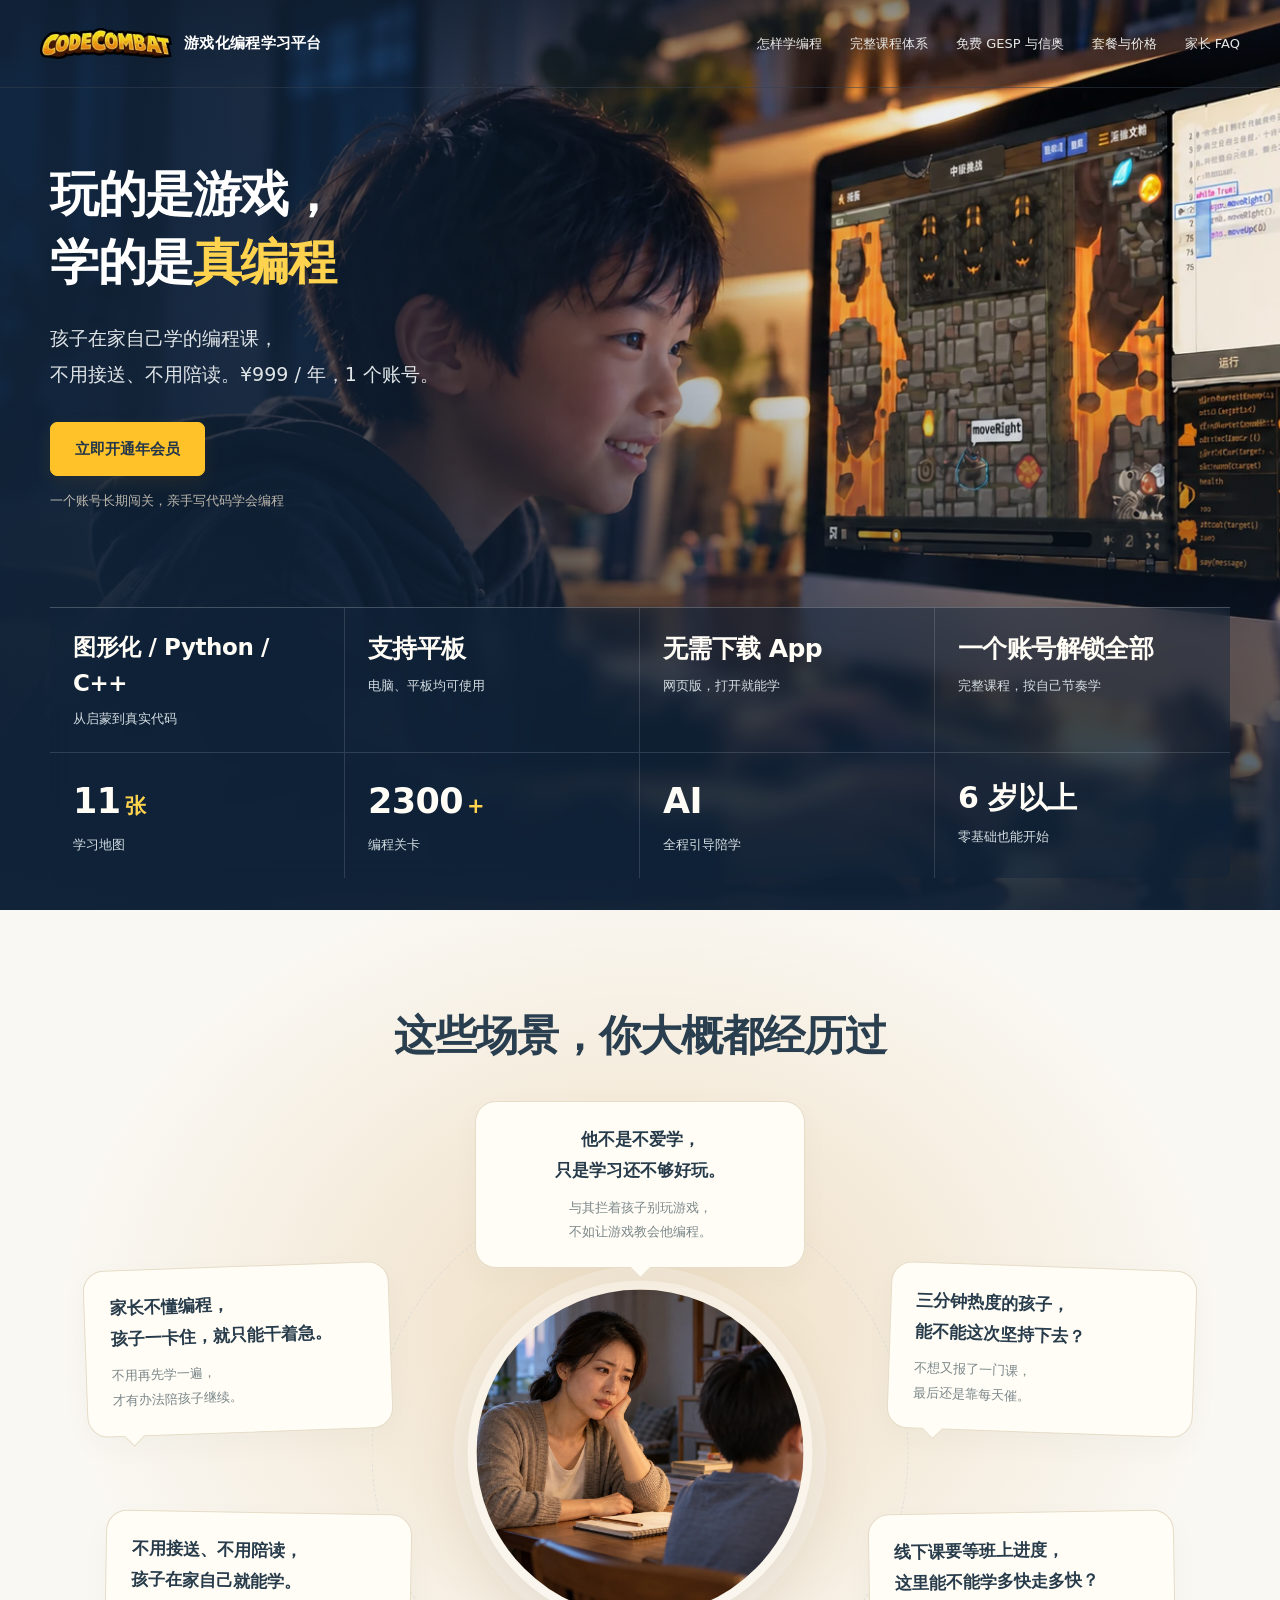
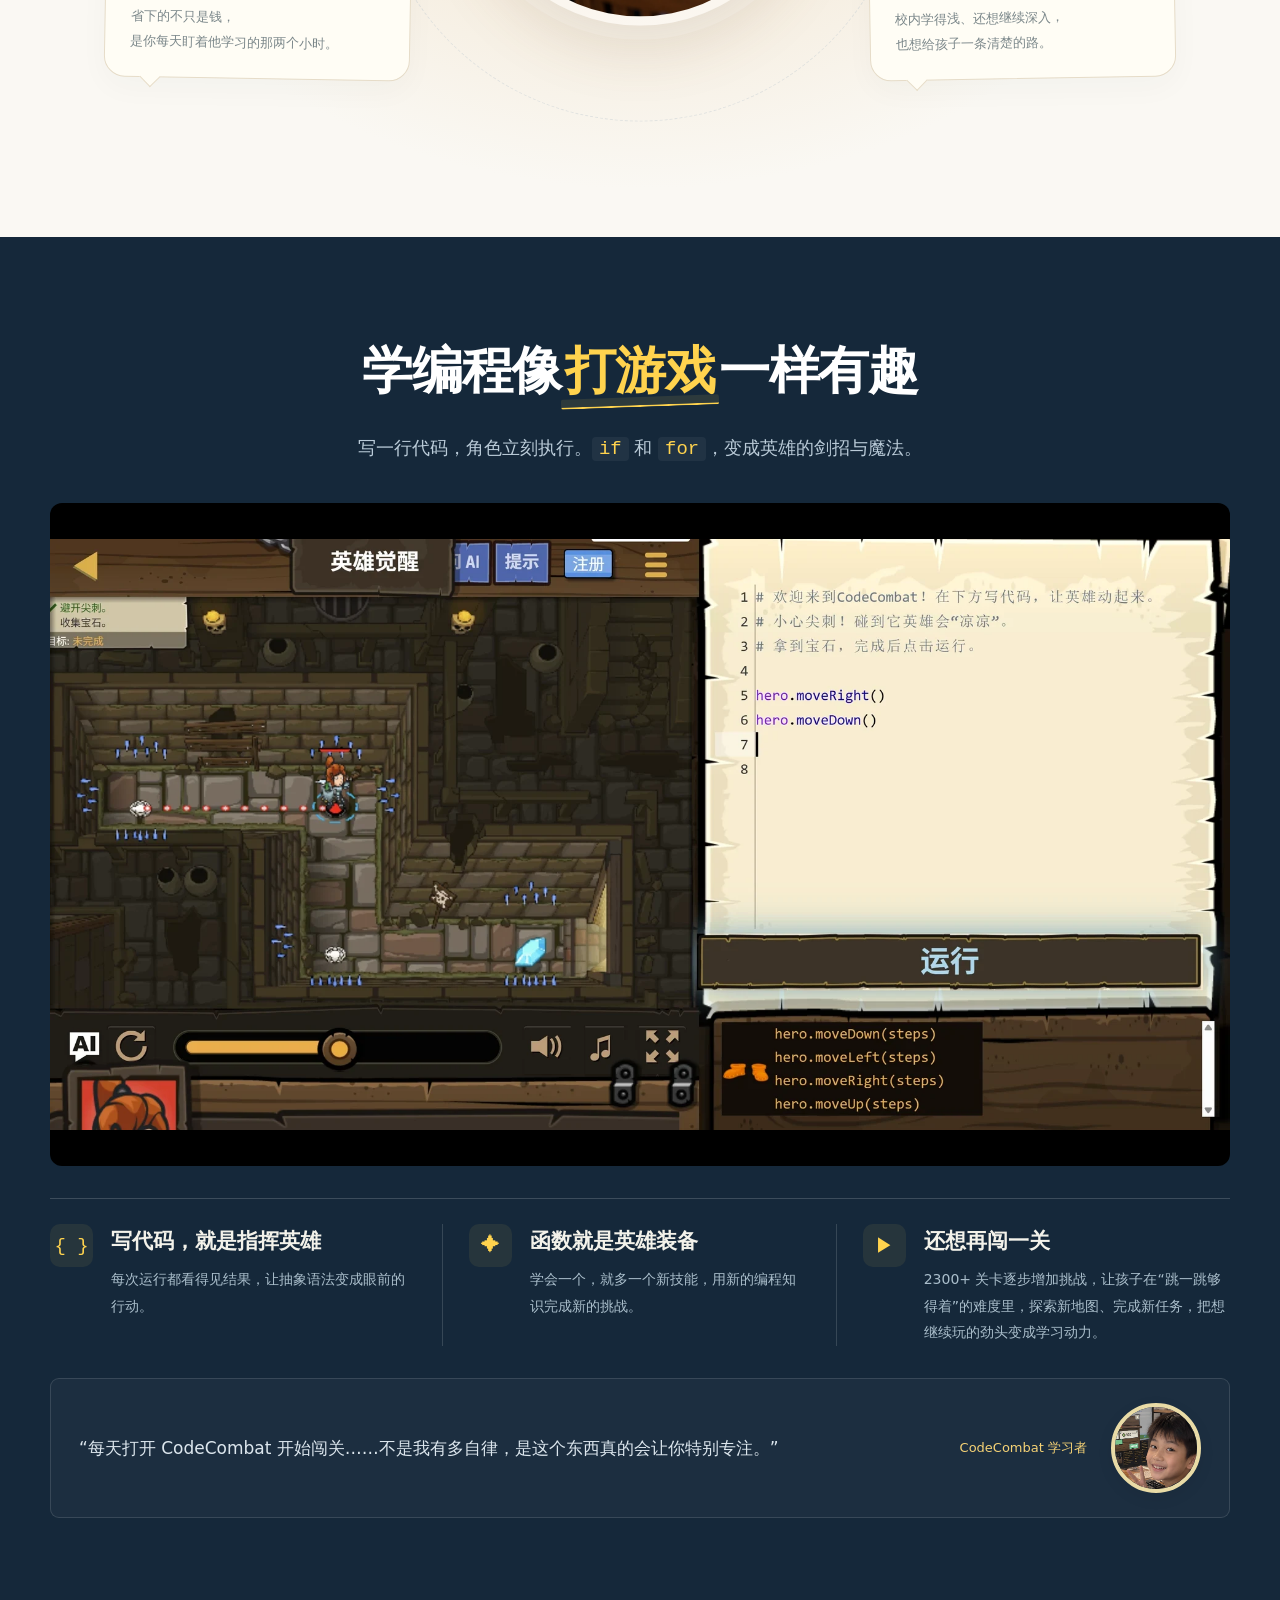
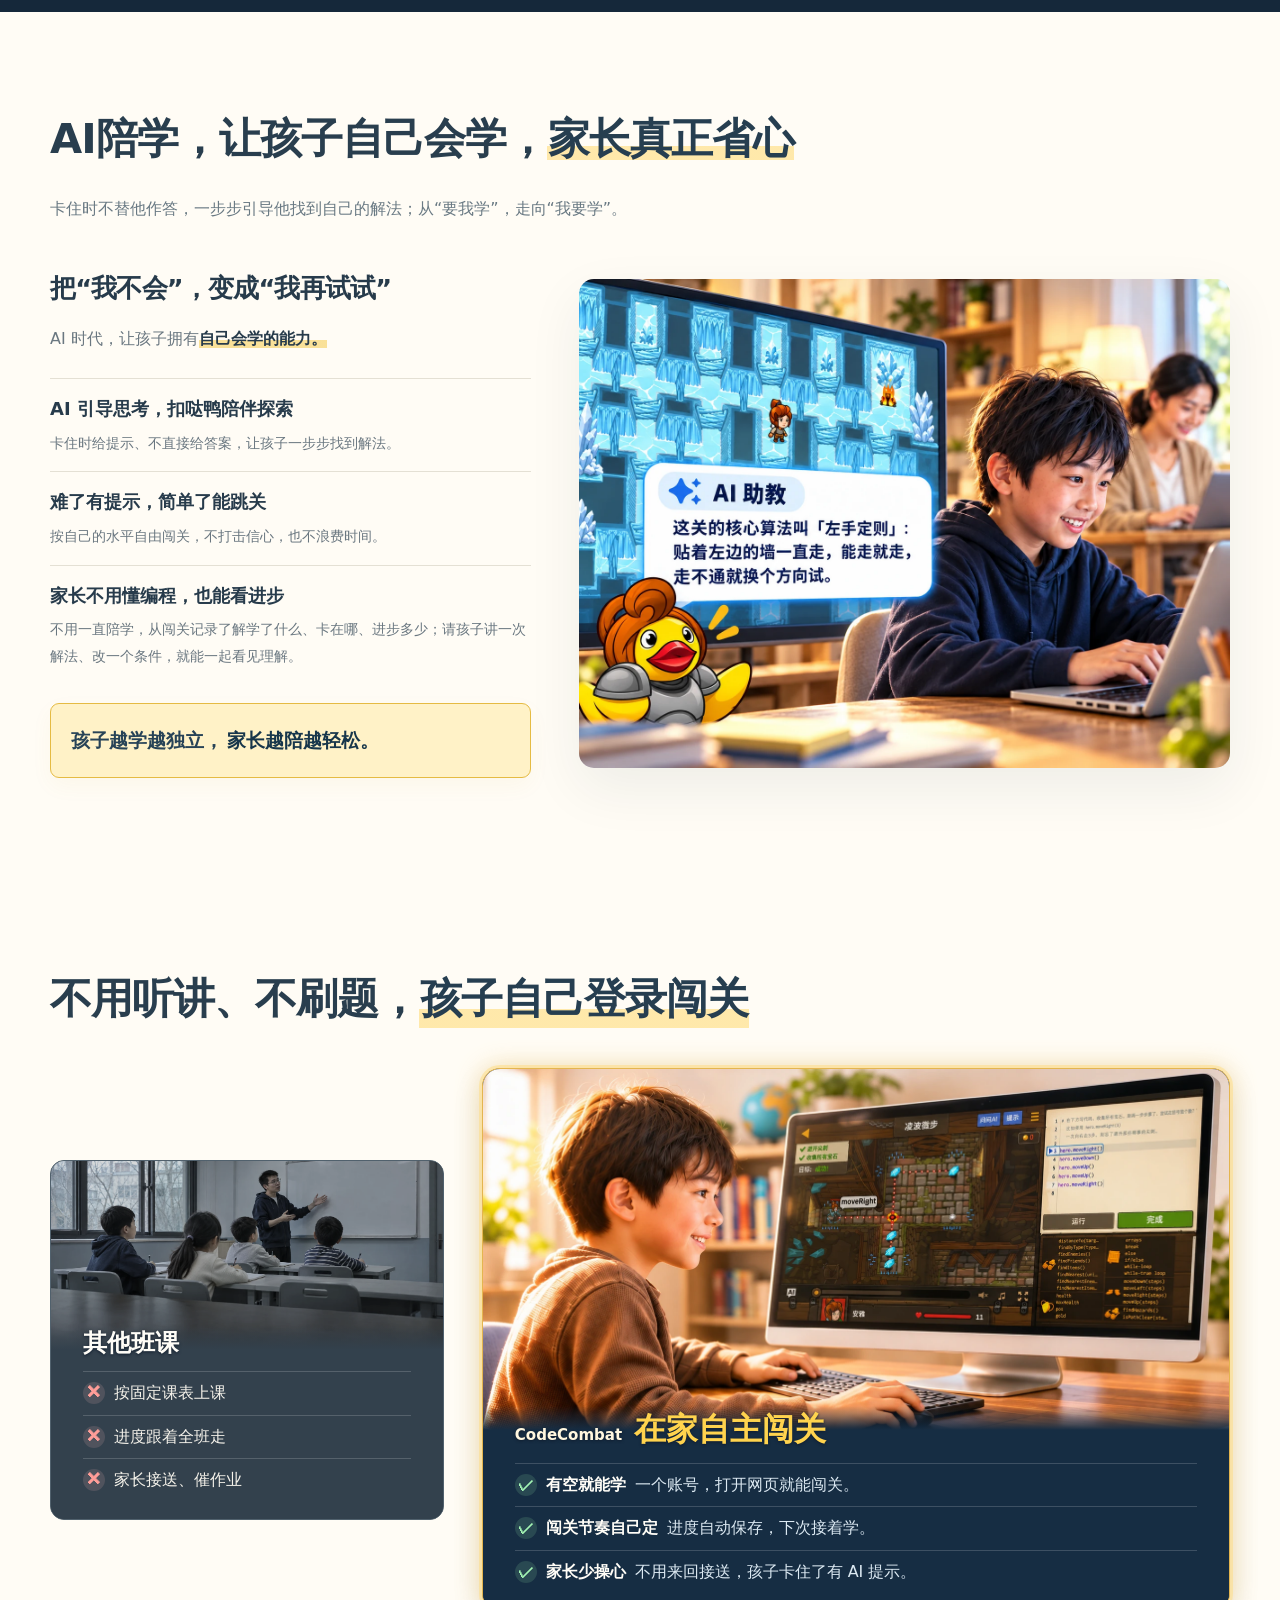
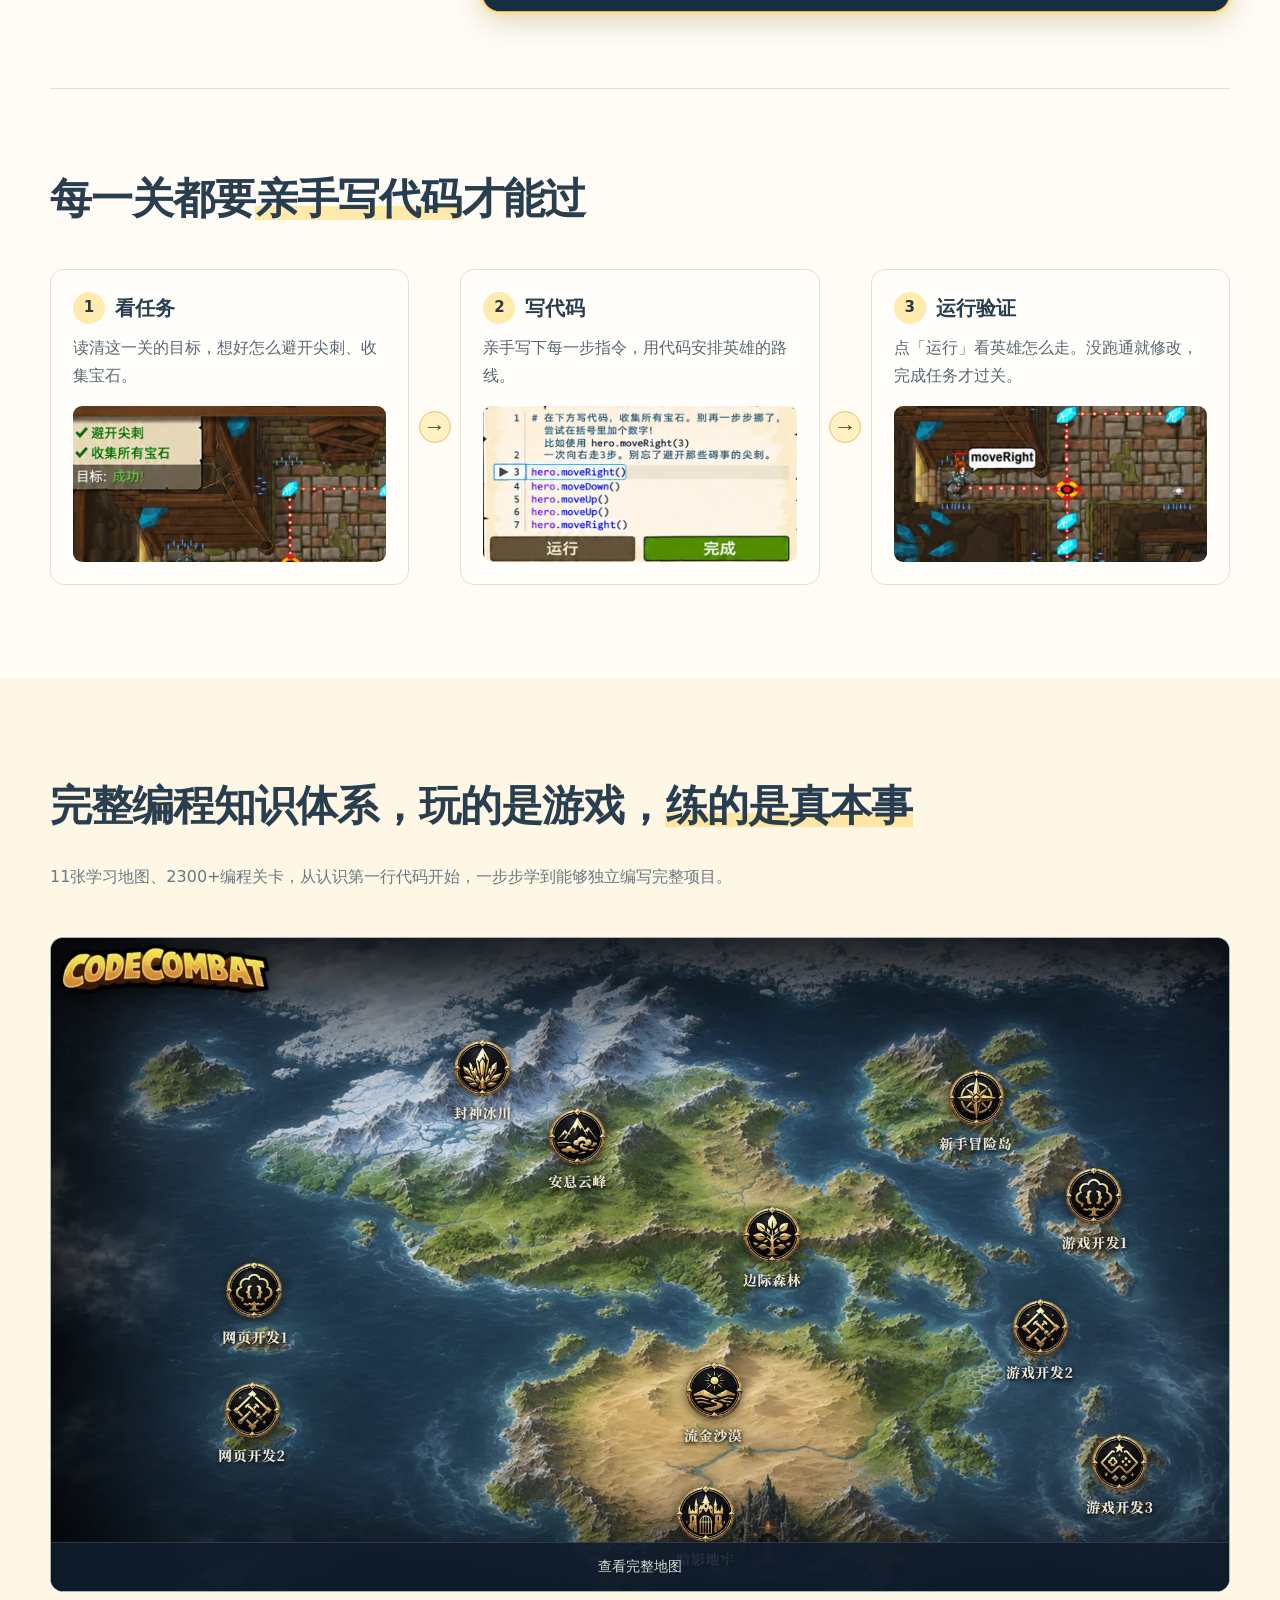
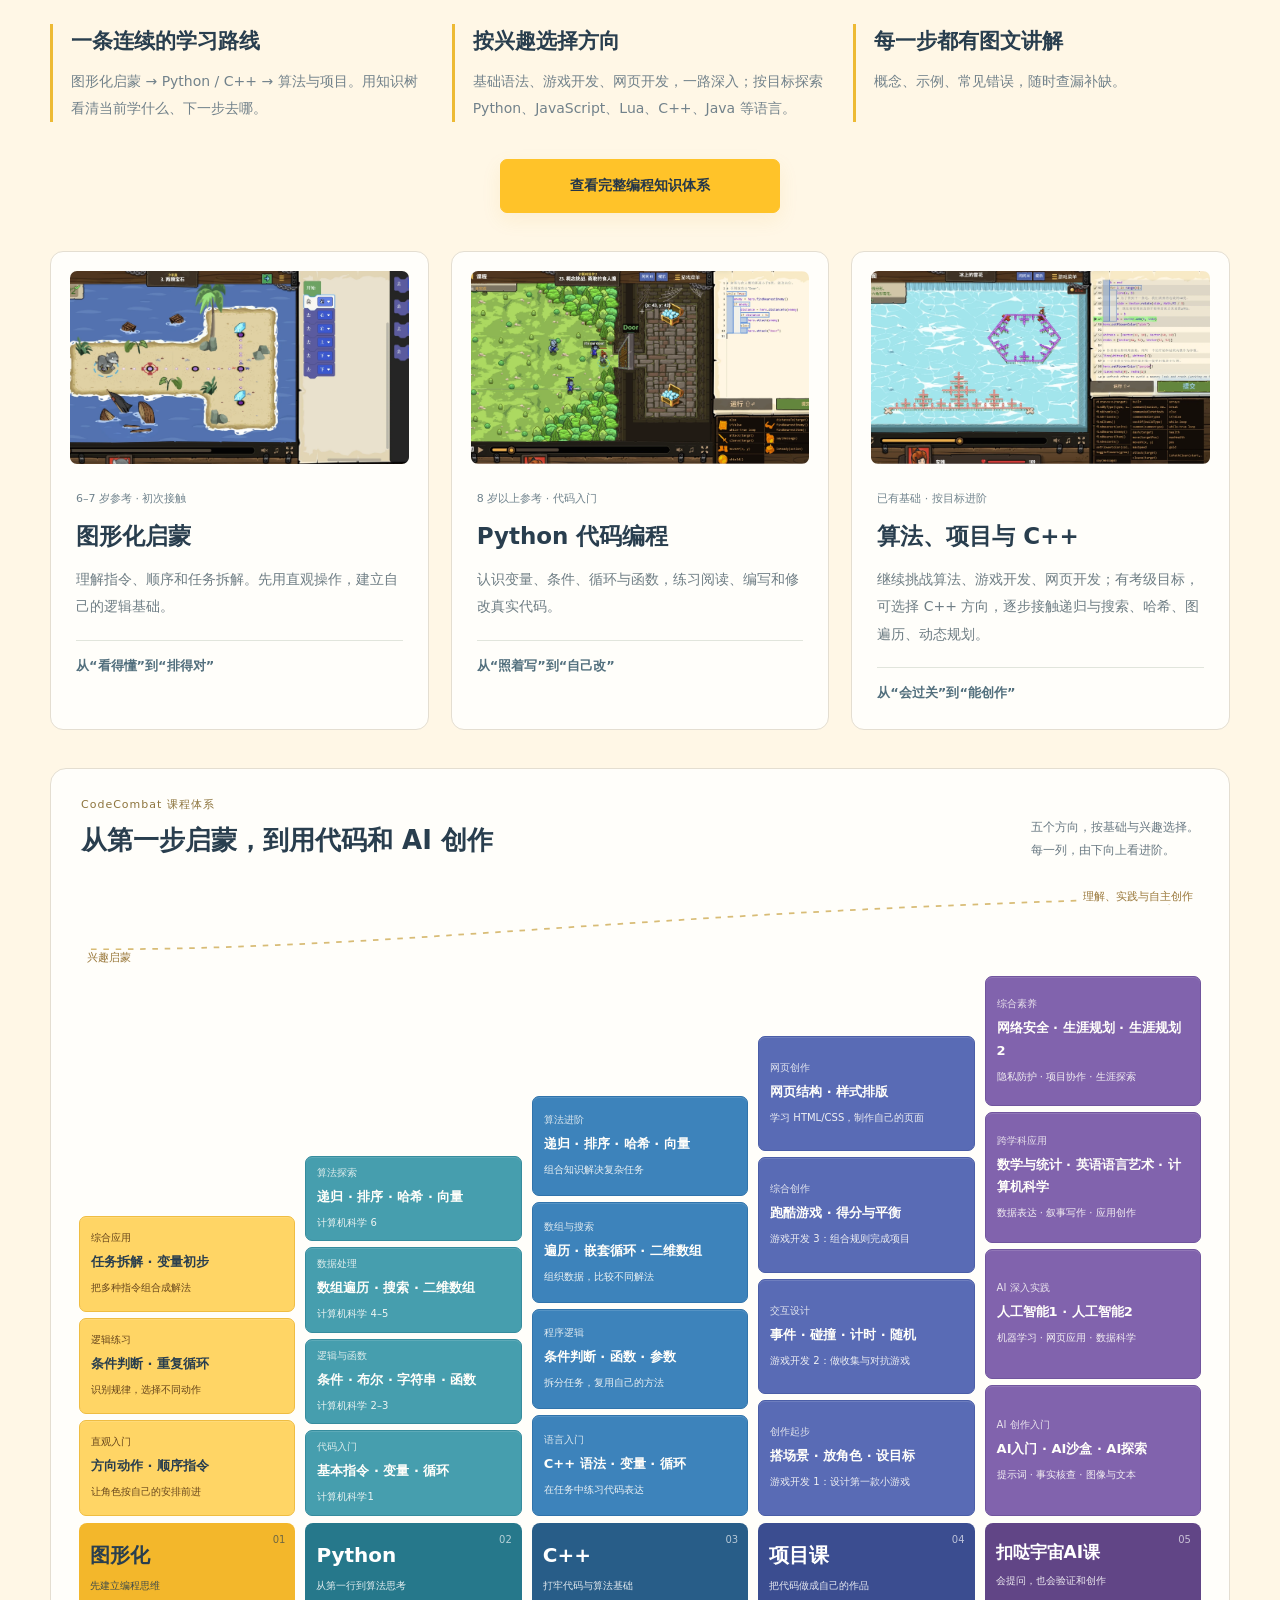
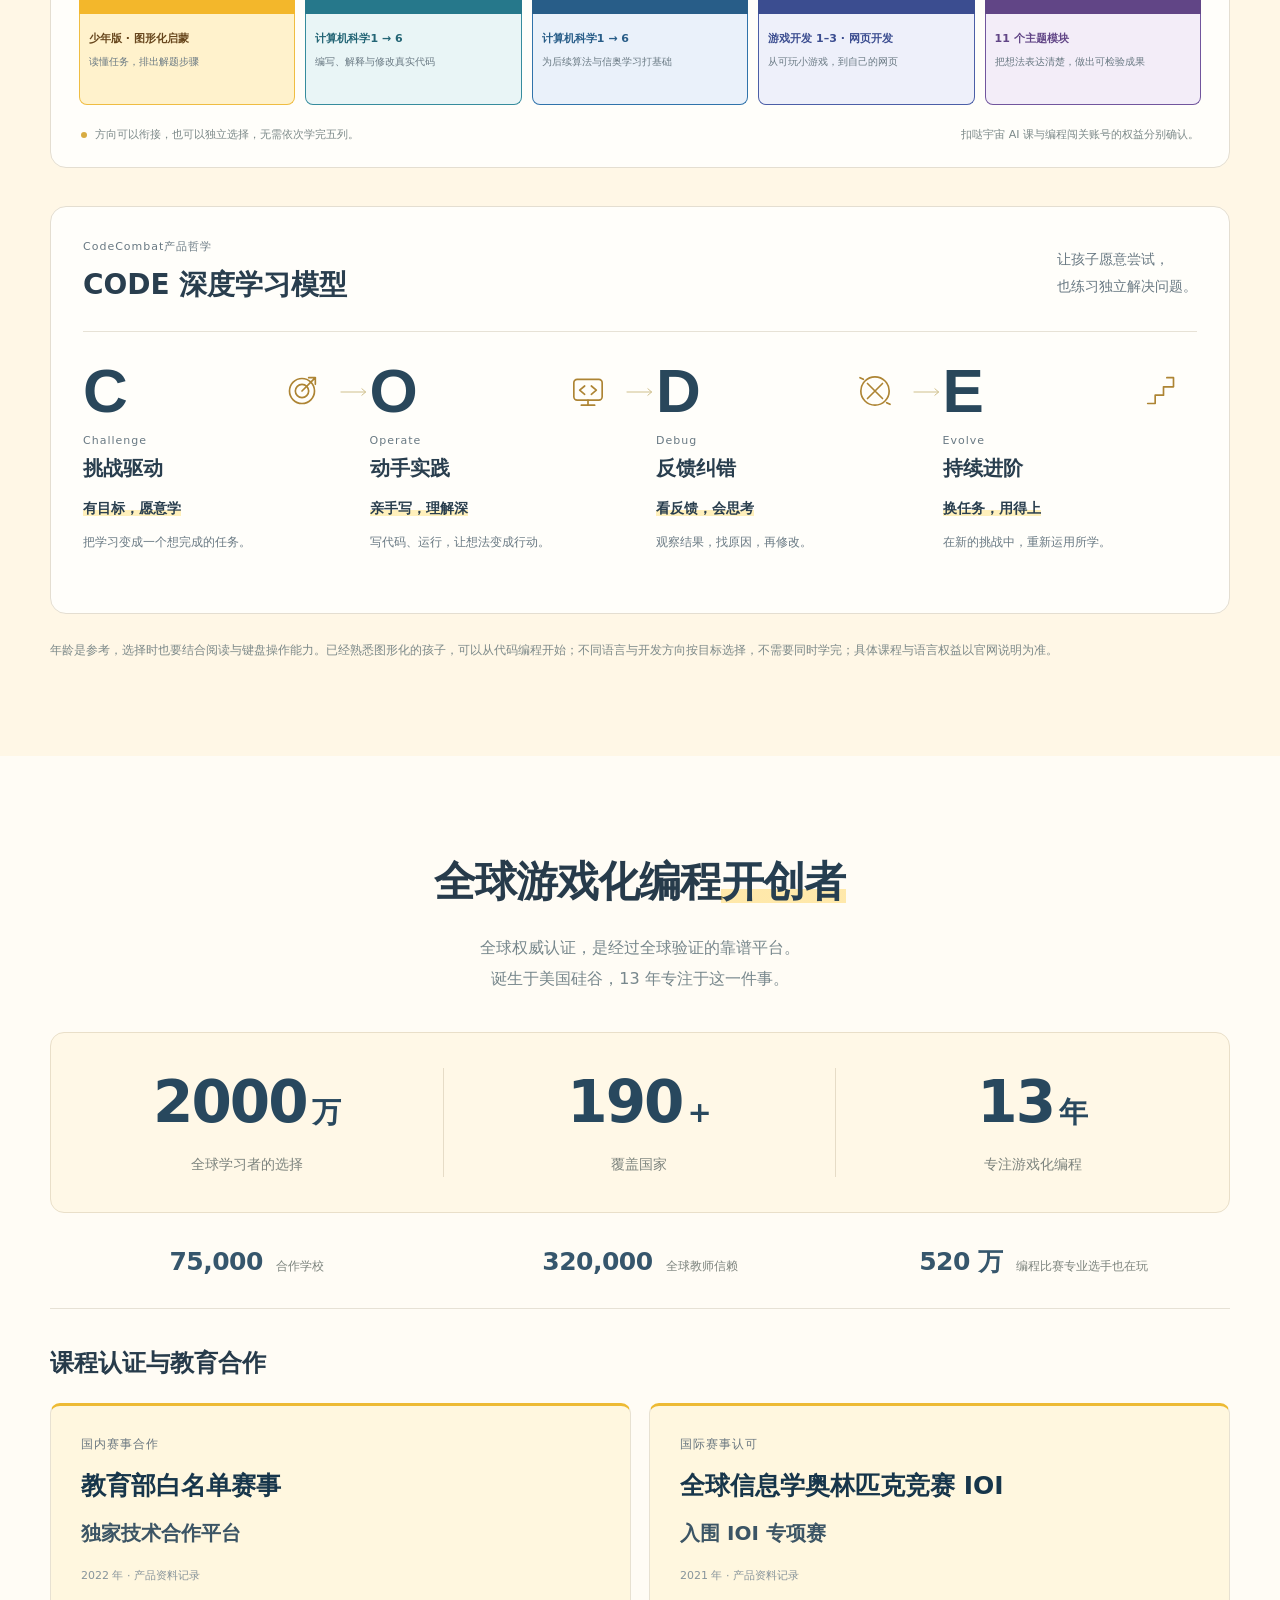
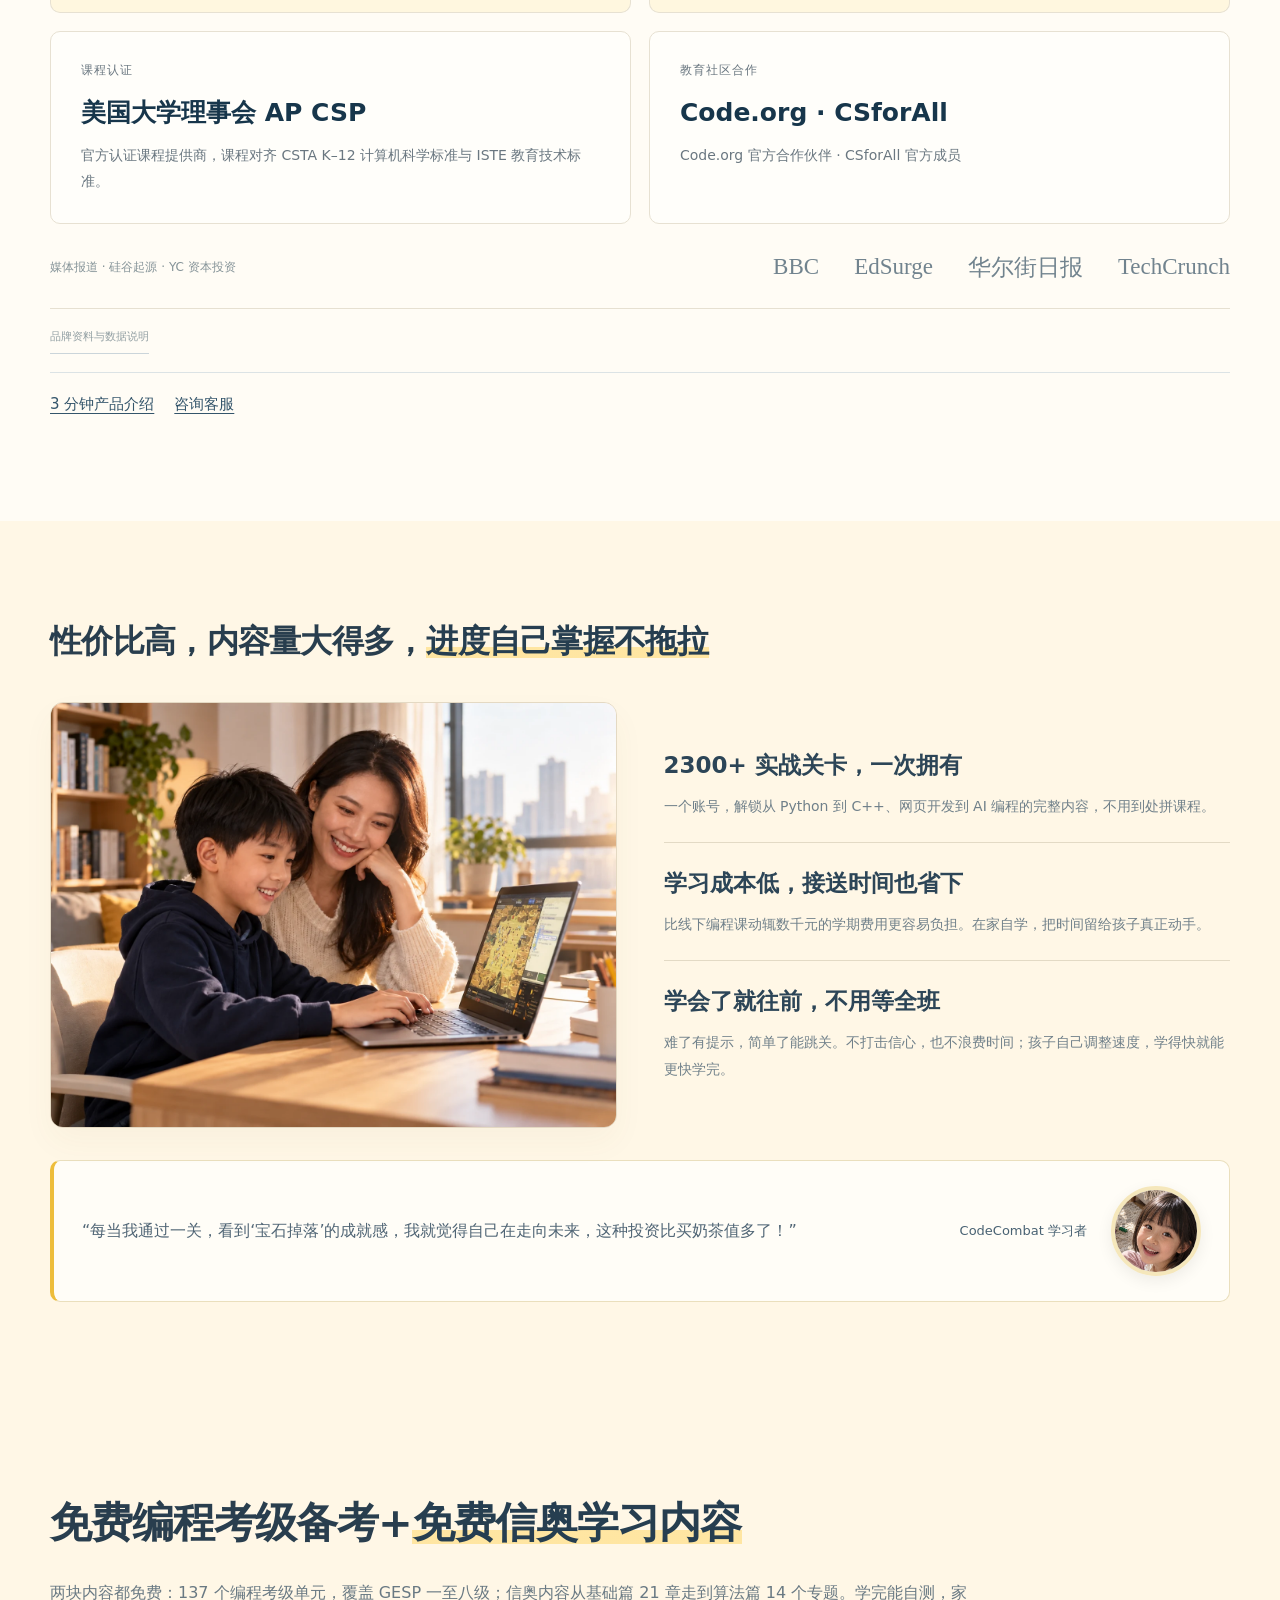
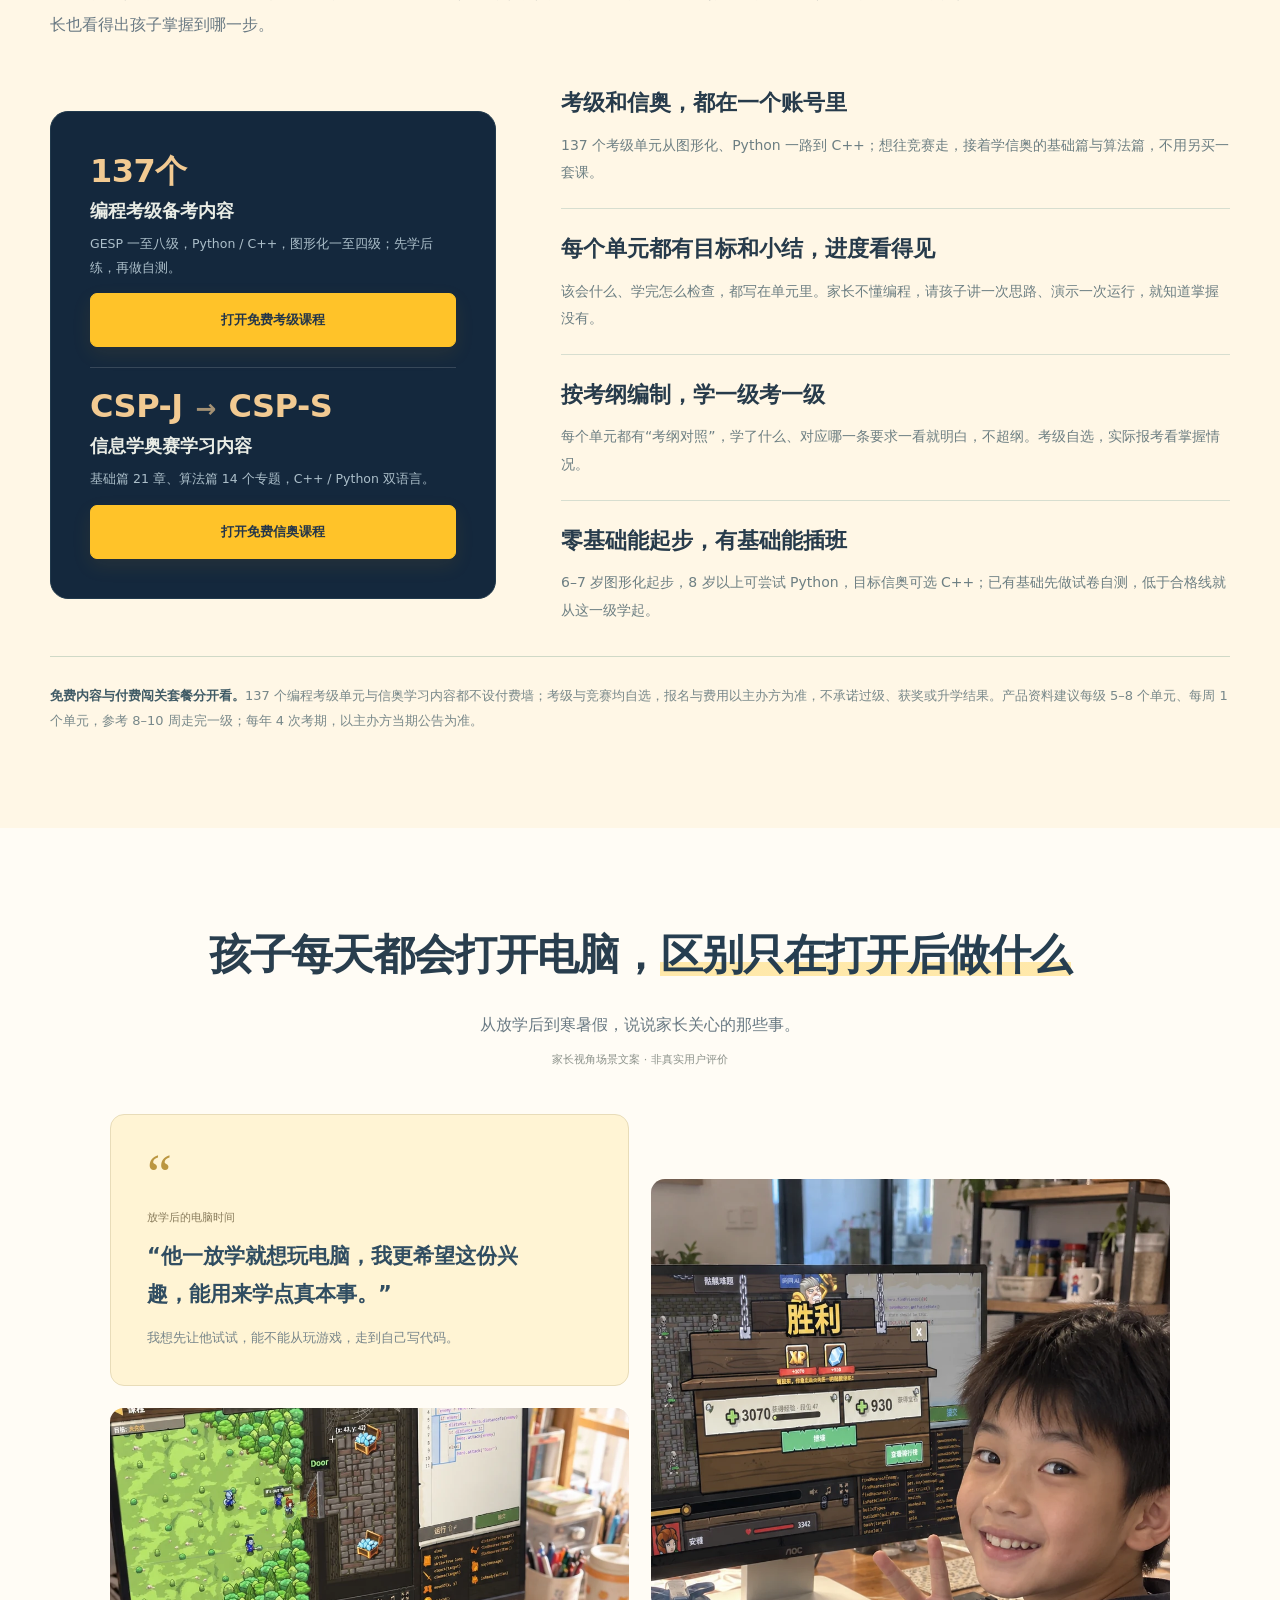
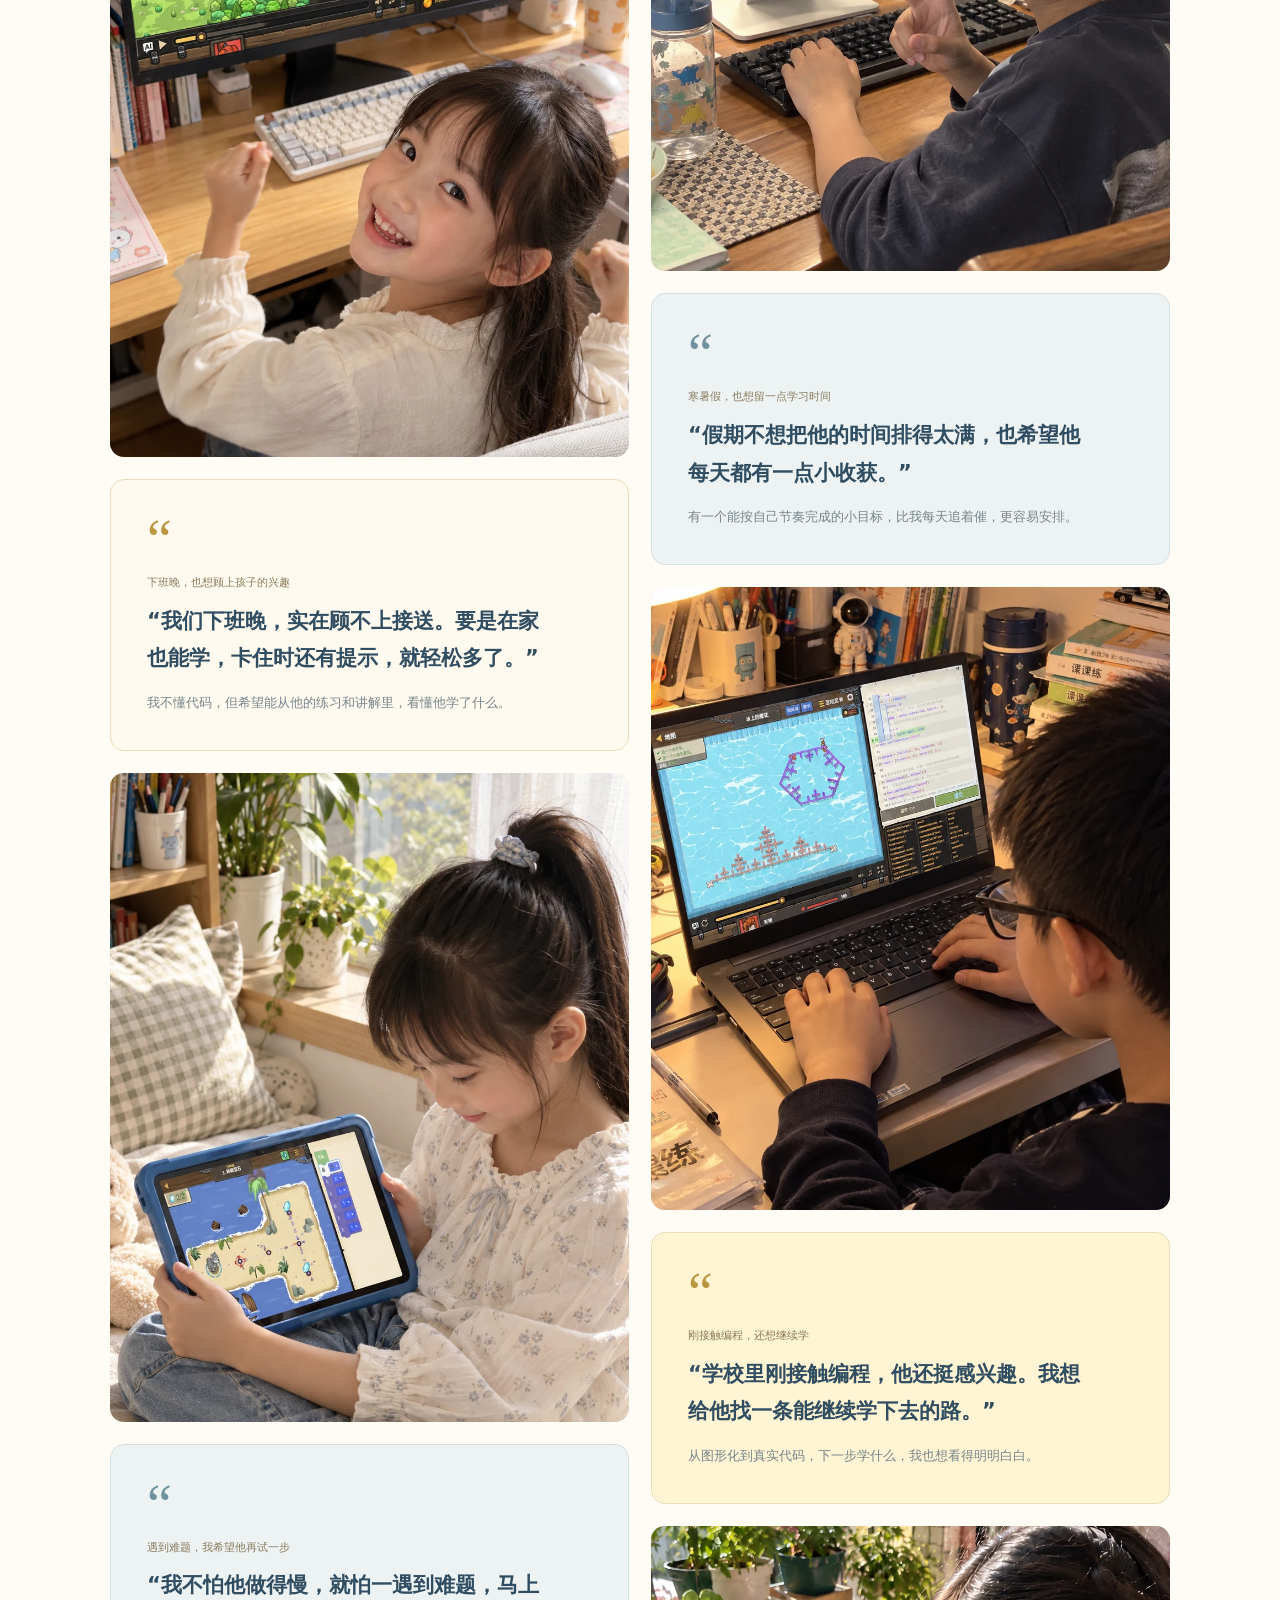
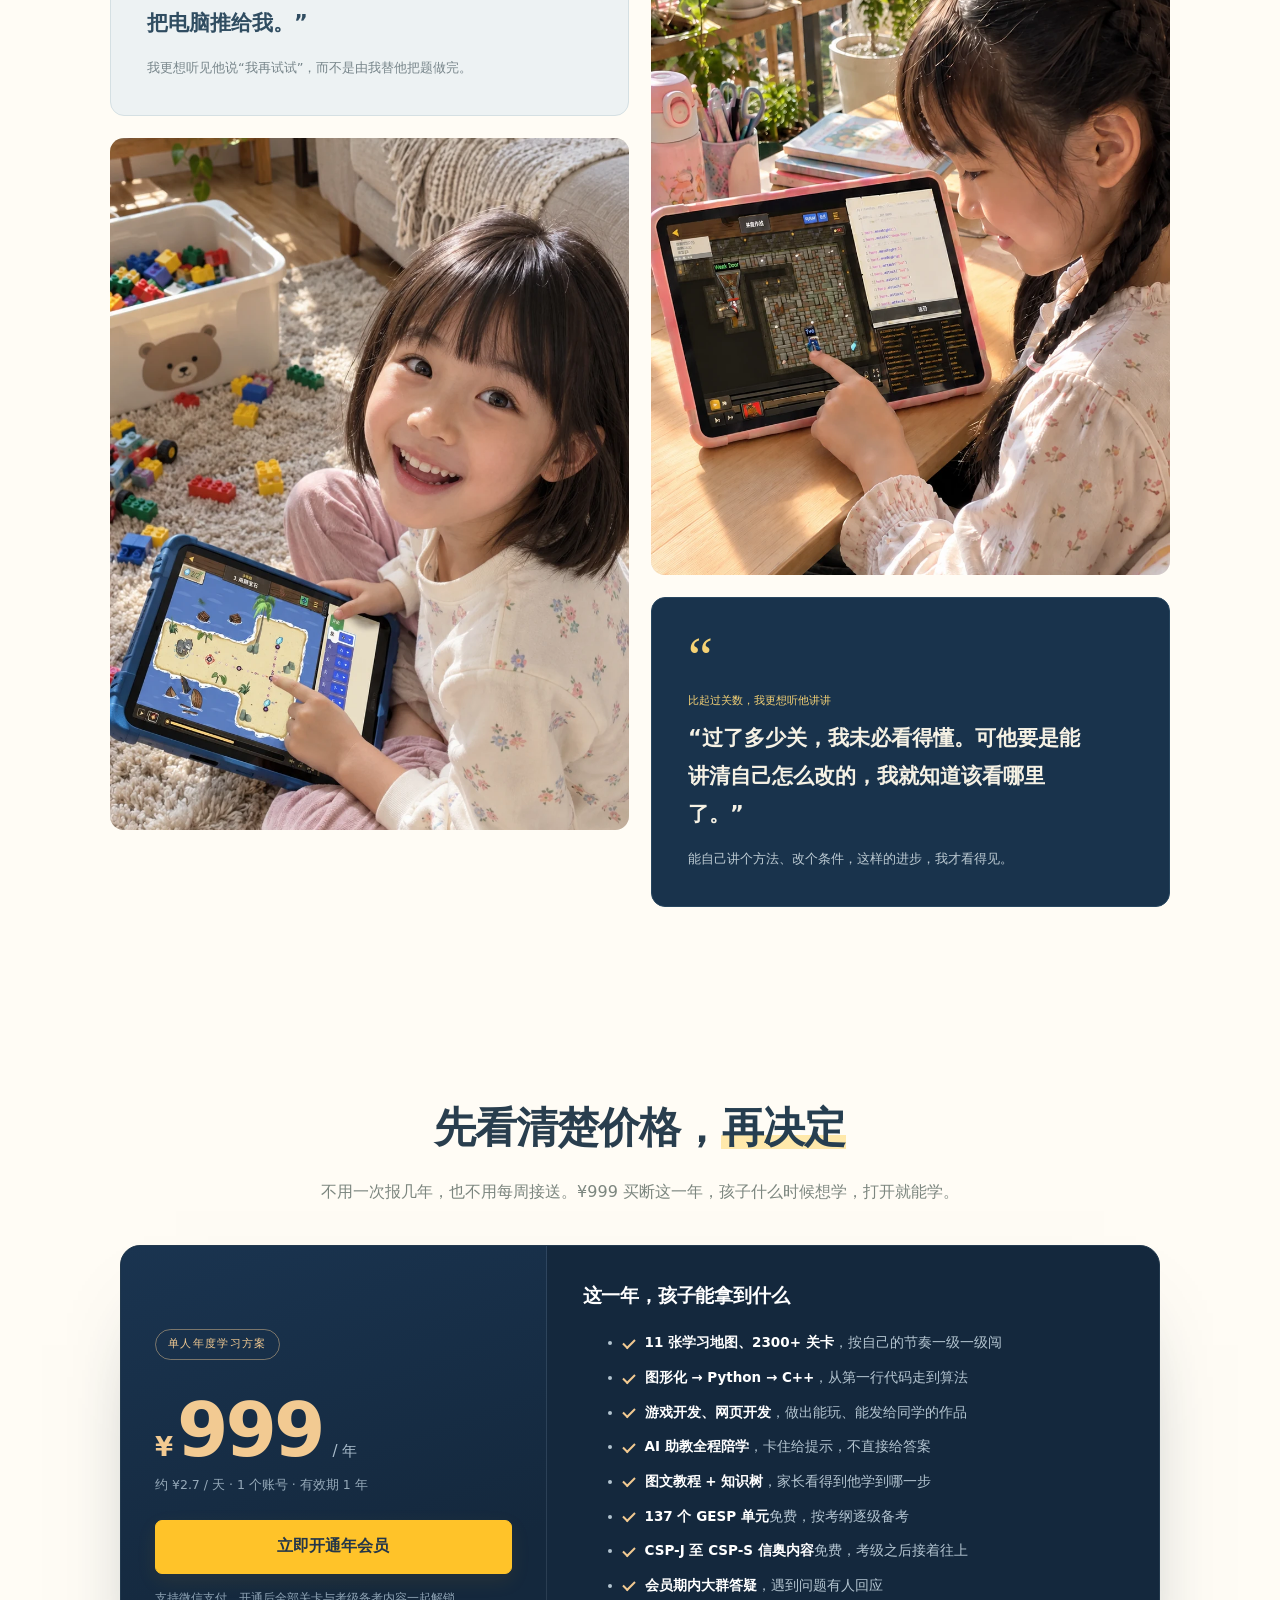
<file: self-study/index.html>
<!doctype html>
<html lang="zh-CN"><head><meta charset="utf-8"><meta name="viewport" content="width=device-width,initial-scale=1,viewport-fit=cover"><meta name="theme-color" content="#101c2d"><title>CodeCombat｜玩的是游戏，学的是真编程</title><meta name="description" content="6岁以上，游戏化学习真实编程。11张学习地图、2300+关卡，AI陪学，免费GESP备考，¥999 / 年，1 个账号解锁全部关卡与 137 个考级单元。"><link rel="icon" href="assets/CoCo_SquareLogo_200px.png" type="image/png"><link rel="preload" as="image" href="assets/home-happy-head-v7.webp"><link rel="stylesheet" href="parent-home.css"><link rel="stylesheet" href="parent-polish.css"><link rel="stylesheet" href="parent-revision.css"><script src="content-config.js" defer></script><script src="parent-home.js" defer></script>
<style>
/* 本区域专用：沿用原有文字与颜色，仅调整六张照片的尺寸与排版。 */
#families .learning-moments{display:grid;grid-template-columns:repeat(3,minmax(0,1fr));gap:32px 24px;align-items:start}
#families .learning-moment{margin:0;min-width:0}
#families .learning-moment>img{display:block;width:100%;height:auto;aspect-ratio:9/16;object-fit:cover;border-radius:14px}
#families .learning-moment figcaption{padding:16px 2px 0}
#families .learning-moment .scenario-context{display:block;font-size:12px;line-height:1.7}
#families .learning-moment .parent-voice{font-size:14px;line-height:1.85;margin:7px 0 5px}
#families .learning-moment .scenario-answer{font-size:12px;line-height:1.8;margin:0}
@media(max-width:900px){#families .learning-moments{grid-template-columns:repeat(2,minmax(0,1fr));gap:28px 18px}}
@media(max-width:540px){#families .learning-moments{grid-template-columns:1fr;gap:28px}#families .learning-moment figcaption{padding-top:13px}}
</style>

<style>
#how .product-screen>video{display:block;width:100%;height:auto;aspect-ratio:16/9;object-fit:contain}
.official-experience.quote-with-avatar{grid-template-columns:minmax(0,1fr) 145px}
.experience-credit{padding-left:22px;border-left:1px solid #d8c995;text-align:right;display:grid;gap:7px}
.experience-credit strong{font-size:16px;line-height:1.6;color:inherit}.experience-credit span{font-size:11px;line-height:1.7;color:inherit;opacity:.75}
.game-feedback .experience-credit{color:#f5d275;border-color:#ffffff30}.learning-value-quote .experience-credit{color:#496273}
.code-model{margin-top:38px;border:1px solid #e4ded1;border-radius:16px;background:#fffefa;padding:32px;color:#293e4e}
.code-model-heading{display:flex;justify-content:space-between;gap:24px;align-items:center;padding-bottom:25px;border-bottom:1px solid #e7e2d6}
.code-model-brand{font-size:11px;letter-spacing:1px;color:#697983;margin:0 0 10px}.code-model-heading h3{font-size:28px;line-height:1.5;margin:0}.code-model-heading>p{font-size:14px;line-height:1.9;color:#697983;margin:0}
.code-model-steps{list-style:none;margin:28px 0;padding:0;display:grid;grid-template-columns:repeat(4,minmax(0,1fr));gap:32px}
.code-model-steps li{position:relative;min-width:0}.code-step-mark{display:flex;align-items:center;justify-content:space-between;gap:12px;padding-right:16px}.code-step-mark>span{font-size:62px;line-height:1;font-weight:800;color:#29475b;font-family:Arial,sans-serif;letter-spacing:-3px}.code-step-mark>svg{width:40px;height:40px;color:#ad8433}
.code-step-en{display:block;margin-top:12px;font-size:11px;letter-spacing:1px;color:#697983}.code-model-steps h4{font-size:20px;line-height:1.6;margin:5px 0 12px}.code-model-steps strong{font-size:14px;line-height:1.8;font-weight:600;box-shadow:inset 0 -6px #fff0bb}.code-model-steps p{font-size:12px;line-height:1.9;color:#697983;margin:9px 0 0;max-width:210px}.code-step-arrow{position:absolute;width:28px;height:16px;top:24px;right:-30px;color:#c8b67d}
.code-model-loop{display:flex;align-items:center;gap:12px;padding:15px 18px;background:#fff7e6;border-radius:8px;color:#496273}.code-model-loop>svg{width:23px;height:23px;flex-shrink:0}.code-model-loop p{font-size:13px;line-height:1.9;margin:0}.code-model-loop span{margin-left:14px;font-size:12px;color:#697983}.code-model-science{font-size:11px;line-height:1.9;color:#697983;margin:17px 0 0}
@media(max-width:800px){.code-model{padding:25px}.code-model-steps{grid-template-columns:repeat(2,minmax(0,1fr));gap:28px}.code-step-arrow{display:none}.code-model-loop span{display:block;margin-left:0}}
@media(max-width:540px){.code-model{padding:22px 18px;margin-top:28px}.code-model-heading{display:block;padding-bottom:20px}.code-model-heading h3{font-size:24px}.code-model-heading>p{font-size:12px;margin-top:12px}.code-model-heading>p br{display:none}.code-model-steps{gap:26px 20px;margin:24px 0}.code-step-mark{padding-right:0}.code-step-mark>span{font-size:48px}.code-step-mark>svg{width:30px;height:30px}.code-model-steps h4{font-size:18px}.code-model-steps strong{font-size:13px}.code-model-loop{padding:13px 12px;align-items:flex-start}.code-model-loop p{font-size:12px}.official-experience.quote-with-avatar{grid-template-columns:1fr;gap:18px}.experience-credit{justify-self:end;padding-left:16px}.experience-credit strong{font-size:14px}.experience-credit span{font-size:11px}}
</style>
<style>
.learner-quote.quote-with-avatar{grid-template-columns:minmax(0,1fr) max-content 90px;gap:24px}
.learner-credit{font-size:13px;line-height:1.8;font-style:normal;color:inherit;white-space:nowrap}
.game-feedback .learner-credit{color:#f5d275}.learning-value-quote .learner-credit{color:#496273}
@media(max-width:600px){.learner-quote.quote-with-avatar{grid-template-columns:minmax(0,1fr) 70px;gap:16px}.learner-quote .quote-body{grid-column:1/-1}.learner-credit{justify-self:end;font-size:12px}.learner-quote .quote-avatar{width:70px;height:70px}}
</style>
<style>
/* 本轮仅覆盖套餐、课程体系图及家庭图文区域。 */
#plans .plan-grid{grid-template-columns:minmax(0,1.25fr) minmax(0,1fr);max-width:960px;margin-inline:auto;align-items:stretch}
#plans .plan.featured{padding:36px 40px;border-top:4px solid #ffc329;position:relative}
.annual-plan-label{display:inline-block;padding:5px 12px;border:1px solid #f4ca5960;border-radius:20px;color:#f5d275;font-size:11px;line-height:1.7;margin-bottom:13px}
#plans .plan.featured .price strong{font-size:72px;letter-spacing:-2px}#plans .plan.featured h3{font-size:25px}#plans .plan:not(.featured){padding-top:50px}
.course-roadmap{margin-top:38px;border:1px solid #e4ded1;background:#fffefa;border-radius:16px;overflow:hidden}
.roadmap-heading{display:flex;align-items:end;justify-content:space-between;gap:24px;padding:28px 30px 0}.roadmap-kicker{margin:0 0 8px;font-size:11px;letter-spacing:1px;color:#8e753e}.roadmap-heading h3{margin:0;font-size:26px;line-height:1.6;color:#293e4e}.roadmap-heading>p{font-size:12px;line-height:1.9;color:#697983;margin:0;flex-shrink:0}
.roadmap-mobile-hint{display:none}.roadmap-scroll{overflow-x:auto;scrollbar-width:thin;scrollbar-color:#c7b888 #fff7e6;padding:16px 28px 0}.roadmap-scroll:focus-visible{outline:2px solid #c69b36;outline-offset:-3px}
.roadmap-chart{min-width:1020px;position:relative;padding-top:98px}.roadmap-growth{position:absolute;top:11px;left:3px;right:3px;height:76px;display:flex;align-items:end;justify-content:space-between;font-size:11px;color:#997739}.roadmap-growth svg{position:absolute;left:0;top:0;width:100%;height:70px}.roadmap-growth span{position:relative;background:#fffefa;padding:0 5px;z-index:1}.roadmap-growth span:last-child{align-self:start}
.roadmap-tracks{display:grid;grid-template-columns:repeat(5,minmax(0,1fr));gap:10px;align-items:end}.roadmap-track{min-width:0;--track-bg:#fff2cd;--track-border:#ecd9a4;--track-ink:#8f6528;--track-solid:#f1bd39}
.roadmap-python{--track-bg:#eef3f4;--track-border:#d0dfe3;--track-ink:#3d6978;--track-solid:#517c8b}.roadmap-cpp{--track-bg:#eaf0f5;--track-border:#c9d6e2;--track-ink:#36566d;--track-solid:#36566d}.roadmap-project{--track-bg:#fff2df;--track-border:#ecd5af;--track-ink:#996c37;--track-solid:#bd8847}.roadmap-ai{--track-bg:#f0f1f4;--track-border:#d7dce2;--track-ink:#4c5e77;--track-solid:#536782}
.roadmap-stages{list-style:none;margin:0;padding:0;display:grid;gap:6px}.roadmap-stages li{border:1px solid var(--track-border);background:var(--track-bg);border-radius:7px;padding:13px 11px;min-height:98px;display:flex;flex-direction:column;justify-content:center}.roadmap-stage-tag{font-size:10px;color:var(--track-ink);line-height:1.6;margin-bottom:5px}.roadmap-stages h4{font-size:13px;line-height:1.75;font-weight:650;margin:0;color:#293e4e}.roadmap-stages p{font-size:10px;line-height:1.8;margin:5px 0 0;color:#697983}
.roadmap-visual .roadmap-stages li{min-height:88px}.roadmap-cpp .roadmap-stages li{min-height:107px}.roadmap-project .roadmap-stages li{min-height:134px}.roadmap-ai .roadmap-stages li{min-height:122px}
.roadmap-track-label{position:relative;padding:17px 11px 16px;background:var(--track-solid);color:white;margin-top:7px;min-height:91px;border-radius:8px 8px 0 0}.roadmap-track-label h4{font-size:20px;line-height:1.5;margin:0;font-weight:700}.roadmap-track-label p{font-size:10px;line-height:1.8;margin:7px 0 0;opacity:.88}.roadmap-track-num{position:absolute;top:11px;right:10px;font-size:10px;opacity:.65}.roadmap-visual .roadmap-track-label{color:#293e4e}.roadmap-ai .roadmap-track-label h4{font-size:17px}
.roadmap-outcome{padding:13px 9px 16px;background:var(--track-bg);border:1px solid var(--track-border);border-top:0;border-radius:0 0 8px 8px;min-height:91px}.roadmap-outcome strong{font-size:11px;line-height:1.8;color:var(--track-ink);font-weight:650}.roadmap-outcome p{font-size:10px;line-height:1.8;color:#697983;margin:5px 0 0}
.roadmap-footnote{display:flex;justify-content:space-between;gap:16px;flex-wrap:wrap;padding:20px 30px 23px;color:#7c8989;font-size:11px;line-height:1.8}.roadmap-footnote i{display:inline-block;width:6px;height:6px;border-radius:50%;background:#d8ac42;margin-right:8px;vertical-align:middle}
#families .family-masonry{display:grid;grid-template-columns:repeat(2,minmax(0,1fr));gap:22px;max-width:1060px;margin:0 auto;align-items:start}.family-masonry-column{display:flex;flex-direction:column;gap:22px;min-width:0}.family-masonry-column:nth-child(2){padding-top:65px}
.family-photo-card{margin:0;border-radius:14px;overflow:hidden;background:#e9e4d7}.family-photo-card img{display:block;width:100%;height:auto;aspect-ratio:4/5;object-fit:cover;object-position:center 40%}.family-photo-2 img,.family-photo-5 img{aspect-ratio:3/4}.family-photo-4 img{aspect-ratio:5/6}
.family-story-card{position:relative;border:1px solid #e8dcb9;border-radius:14px;background:#fff4d4;padding:34px 36px;min-height:222px;display:flex;flex-direction:column;justify-content:center}.family-story-2,.family-story-5{background:#edf2f3;border-color:#d5e0e3}.family-story-3{background:#fffaf0}.family-story-6{background:#19334c;border-color:#27465f}
.family-story-mark{font:28px Georgia,serif;color:#b99b5d;line-height:1;margin-bottom:20px;opacity:.6}.family-story-card .scenario-context{font-size:11px;color:#897c5c;line-height:1.8}.family-story-card .parent-voice{font-size:21px;line-height:1.8;font-weight:650;color:#304d61;margin:10px 0 13px;max-width:410px}.family-story-card .scenario-answer{font-size:13px;color:#77858a;line-height:1.9;margin:0}.family-story-6 .parent-voice{color:#f5f1e4}.family-story-6 .scenario-context,.family-story-6 .family-story-mark{color:#f5d275}.family-story-6 .scenario-answer{color:#bdcbd3}
@media(max-width:1100px){.roadmap-heading{align-items:start}.roadmap-heading h3{font-size:24px}.roadmap-heading>p{font-size:11px}.roadmap-mobile-hint{display:block;color:#8e753e;font-size:11px;margin:16px 30px 0;line-height:1.8}.roadmap-mobile-hint span{margin-left:8px}.family-story-card{padding:28px}.family-story-card .parent-voice{font-size:19px}}
@media(max-width:700px){#plans .plan-grid{grid-template-columns:1fr;max-width:480px}#plans .plan.featured{padding:28px}#plans .plan:not(.featured){padding-top:28px}#plans .plan.featured .price strong{font-size:64px}.roadmap-heading{display:block;padding:23px 20px 0}.roadmap-heading h3{font-size:23px}.roadmap-heading>p{margin-top:10px;font-size:12px}.roadmap-heading>p br{display:none}.roadmap-mobile-hint{margin-left:20px;margin-right:20px}.roadmap-scroll{padding-left:20px;padding-right:20px}.roadmap-footnote{padding:18px 20px;font-size:10px;gap:8px}
#families .family-masonry{display:flex;flex-direction:column;gap:18px;max-width:500px}.family-masonry-column{display:contents}.family-story-card,.family-photo-card{order:var(--scene-order);width:100%}.family-story-card{padding:28px;min-height:0}.family-story-card .parent-voice{font-size:20px}.family-story-mark{margin-bottom:16px}.family-photo-card img{aspect-ratio:3/4}.family-story-card .scenario-answer{font-size:13px}}
</style>

<style>
/* 五列使用由暖到冷的清晰色阶，保留页面的米白、金色与深蓝基调。 */
.course-roadmap .roadmap-track{--track-height:300px;--track-bg:#ffd565;--track-border:#efbd42;--track-ink:#67461c;--track-solid:#f3b72b;--track-soft:#fff2cc}
.course-roadmap .roadmap-python{--track-height:360px;--track-bg:#469eae;--track-border:#368c9d;--track-ink:#236575;--track-solid:#26788b;--track-soft:#e9f5f6}
.course-roadmap .roadmap-cpp{--track-height:420px;--track-bg:#3d83bb;--track-border:#3073ab;--track-ink:#285d88;--track-solid:#285d88;--track-soft:#eaf1fa}
.course-roadmap .roadmap-project{--track-height:480px;--track-bg:#596bb5;--track-border:#4b5ea7;--track-ink:#3b4d90;--track-solid:#3b4d90;--track-soft:#eef0fa}
.course-roadmap .roadmap-ai{--track-height:540px;--track-bg:#8163ad;--track-border:#71559d;--track-ink:#614586;--track-solid:#614586;--track-soft:#f3edf8}
.course-roadmap .roadmap-stages{height:var(--track-height);grid-auto-rows:minmax(0,1fr)}
.course-roadmap .roadmap-stages li{min-height:0;background:var(--track-bg);border-color:var(--track-border);box-shadow:inset 0 1px 0 #ffffff20}
.course-roadmap .roadmap-stages h4{color:#fffefa}.course-roadmap .roadmap-stage-tag{color:#fffefa;opacity:.82}.course-roadmap .roadmap-stages p{color:#fffefa;opacity:.9}
.course-roadmap .roadmap-visual .roadmap-stages h4{color:#293e4e}.course-roadmap .roadmap-visual .roadmap-stage-tag{color:#67461c;opacity:1}.course-roadmap .roadmap-visual .roadmap-stages p{color:#67461c;opacity:1}
.course-roadmap .roadmap-track-label{height:91px;min-height:91px}.course-roadmap .roadmap-outcome{height:91px;min-height:91px;background:var(--track-soft)}
.family-quote-symbol{font:56px/.7 Georgia,serif;color:#bb9640;margin:6px 0 23px;height:30px;display:block}.family-story-2 .family-quote-symbol,.family-story-5 .family-quote-symbol{color:#6f929e}.family-story-6 .family-quote-symbol{color:#f5d275}
#families .family-scene-note{display:block;font-size:11px;line-height:1.8;color:#8d938c;margin-top:9px;font-weight:400}
@media(max-width:700px){.family-quote-symbol{font-size:50px;margin-bottom:19px}}
</style>
<style>
/* 自主闯关对比与代码练习流程 */
.why-buy{background:#fffcf5}
.why-buy .section-heading{margin-bottom:clamp(1.5rem,3vw,2.25rem)}
.usp-title-phrase{display:inline-block}
.usp + .usp{
  margin-top:clamp(2.75rem,6vw,5rem);
  padding-top:clamp(2.75rem,6vw,5rem);
  border-top:1px solid #e6dfd2;
}
.usp-compare{
  display:grid;
  grid-template-columns:minmax(0,1fr) minmax(0,1.9fr);
  align-items:center;
  gap:clamp(14px,3.2vw,38px);
}
.usp-compare-card{
  --usp-card-bg:#33414d;
  display:flex;
  flex-direction:column;
  min-width:0;
  margin:0;
  border:1px solid #51616d;
  border-radius:14px;
  overflow:hidden;
  background:var(--usp-card-bg);
  color:#f6f3eb;
}
.usp-compare-photo{
  position:relative;
  aspect-ratio:1080/523;
}
.usp-compare-photo > img{position:absolute;inset:0;display:block;width:100%;height:100%;object-fit:cover}
.usp-compare-card:not(.usp-compare-home) .usp-compare-photo > img{filter:saturate(.62) brightness(.86)}
.usp-compare-home{
  --usp-card-bg:#162d43;
  border-color:#e4b54f;
  border-radius:18px;
  box-shadow:0 0 0 3px #ffdf8c90,0 0 26px #efbd4e78,0 12px 32px #172e441c;
}
.usp-compare-card figcaption{
  position:relative;
  padding:0 clamp(12px,2.5vw,32px) clamp(14px,2vw,26px);
  margin-top:-1.5rem;
  background:linear-gradient(transparent,var(--usp-card-bg) 1.5rem);
}
.usp-compare-card h3{
  color:#fffdf7;
  font-size:clamp(1rem,2.1vw,1.5rem);
  line-height:1.45;
  text-shadow:0 1px 3px #101c2d;
}
.usp-compare-home h3{
  display:flex;
  flex-wrap:wrap;
  align-items:baseline;
  gap:0 12px;
  color:#ffd34e;
  font-size:clamp(1.1875rem,2.8vw,2rem);
}
.usp-compare-home h3 span{font-size:.94rem;color:#fff7df}
.usp-compare-list{list-style:none;margin:10px 0 0;padding:0}
.usp-compare-list li{
  display:grid;
  grid-template-columns:auto minmax(0,1fr);
  align-items:start;
  gap:9px;
  padding-block:8px;
  border-top:1px solid #ffffff2b;
  font-size:clamp(.875rem,1.4vw,1rem);
  line-height:1.65;
}
.usp-compare-list li:last-child{padding-bottom:0}
.usp-compare-mark{
  display:grid;
  place-items:center;
  width:22px;
  height:22px;
  margin-top:2px;
  border-radius:50%;
  background:#ffc0bd24;
  color:#ff9d98;
  font:700 1rem/1 Arial,sans-serif;
}
.usp-compare-home .usp-compare-mark{background:#98ecaa26;color:#a3f4b4}
.usp-compare-home .usp-compare-list strong{color:#fffdf7;margin-right:.55em}
.usp-compare-home .usp-compare-list small{color:#dce9f2;font-size:inherit}
.usp-flow{
  --usp-flow-gap:clamp(36px,4vw,54px);
  list-style:none;
  margin:0;
  padding:0;
  display:grid;
  grid-template-columns:repeat(3,minmax(0,1fr));
  gap:var(--usp-flow-gap);
}
.usp-flow > li{
  position:relative;
  display:flex;
  flex-direction:column;
  gap:16px;
  padding:clamp(14px,2vw,22px);
  border:1px solid #e6dfd2;
  border-radius:14px;
  background:#fffefa;
}
.usp-step-arrow{
  position:absolute;
  z-index:1;
  top:50%;
  left:calc(100% + var(--usp-flow-gap) / 2 + 1px);
  transform:translate(-50%,-50%);
  display:grid;
  place-items:center;
  width:32px;
  height:32px;
  border:1px solid #e4c572;
  border-radius:50%;
  background:#fff1c2;
  color:#694a19;
  font:700 1.375rem/1 Arial,sans-serif;
}
.usp-flow h3{display:flex;align-items:center;gap:10px;font-size:1.25rem;line-height:1.4}
.usp-step-number{
  display:grid;place-items:center;flex:none;
  width:32px;height:32px;border-radius:50%;
  background:#ffebad;color:#273b4b;font-size:.9375rem;
}
.usp-flow p{margin-top:10px;font-size:1rem;line-height:1.75;color:#596774}
.usp-step-visual{
  display:block;
  width:100%;
  margin-top:auto;
  min-width:0;
  aspect-ratio:2/1;
  height:auto;
  object-fit:fill;
  border-radius:9px;
}
.film-intro{
  display:flex;
  align-items:center;
  flex-wrap:wrap;
  gap:4px 20px;
  margin-top:18px;
  padding-top:10px;
  border-top:1px solid #dce3e5;
}
.film-intro .text-link{
  color:#34556b;
  font-size:.9375rem;
  min-height:44px;
  padding:0;
  border:0;
  text-decoration:underline;
  text-underline-offset:4px;
}
@media(max-width:860px){
  .usp-compare{grid-template-columns:minmax(0,1fr) minmax(0,1.65fr)}
  .usp-flow{--usp-flow-gap:38px;grid-template-columns:1fr}
  .usp-flow > li{display:grid;grid-template-columns:minmax(0,1fr) minmax(0,1.2fr);align-items:center}
  .usp-step-visual{margin:0}
  .usp-step-arrow{left:50%;top:calc(100% + var(--usp-flow-gap) / 2 + 1px);transform:translate(-50%,-50%) rotate(90deg)}
}
@media(max-width:540px){
  .usp-compare{grid-template-columns:minmax(0,1fr) minmax(0,1.53fr);gap:12px}
  .usp-compare-card{border-radius:10px}
  .usp-compare-card figcaption{
    margin-top:-.75rem;
    padding-inline:10px;
    background:linear-gradient(transparent,var(--usp-card-bg) .75rem);
  }
  .usp-compare-home h3 span{flex-basis:100%;font-size:.875rem}
  .usp-compare-list li{gap:5px;padding-block:7px}
  .usp-compare-mark{width:17px;height:17px;font-size:.8125rem}
  .usp-compare-home .usp-compare-list small{display:block}
  .usp-flow > li{grid-template-columns:1fr;gap:12px}
}
/* 首屏按钮下的价值小字 */
.hero-note{margin-top:14px;font-size:12.5px;line-height:1.8;color:#e6dcc9cc}
.start-actions .start-trial{background:transparent;border:1px solid #d9b770;color:#ffd34e}
.start-actions .start-trial:hover{background:#ffd34e16;color:#ffe89b}
</style>
</head>
<body><a class="skip" href="#main">跳到正文</a>
<header class="site-header" id="top"><a class="brand" href="https://codecombat.cn/" aria-label="CodeCombat 游戏化编程学习平台"><img src="assets/logo.webp" alt="CodeCombat" width="150" height="50"><span class="brand-name">游戏化编程学习平台</span></a><nav aria-label="主导航"><a href="#how">怎样学编程</a><a href="#curriculum">完整课程体系</a><a href="#gesp">免费 GESP 与信奥</a><a href="#plans">套餐与价格</a><a href="faq.html">家长 FAQ</a></nav><button class="menu-toggle" aria-label="展开导航" aria-expanded="false" aria-controls="mobile-nav">☰</button><nav class="mobile-nav" id="mobile-nav" aria-label="手机导航" hidden><a href="#how">怎样学编程</a><a href="#support">AI 陪学</a><a href="#curriculum">完整课程体系</a><a href="#gesp">免费 GESP 与信奥</a><a href="#plans">套餐与价格</a><a href="faq.html">家长 FAQ</a><button data-service>咨询客服</button></nav></header>
<main id="main"><section class="hero" aria-labelledby="hero-title"><img class="hero-photo" src="assets/home-happy-head-v7.webp" alt="孩子在家体验编程学习的场景示意" fetchpriority="high" width="1536" height="1024"><div class="hero-shade"></div><div class="container hero-inner"><div class="hero-copy"><h1 id="hero-title">玩的是游戏，<br>学的是<span>真编程</span></h1><p class="hero-description">孩子在家自己学的编程课，<br>不用接送、不用陪读。¥999 / 年，1 个账号。</p><div class="hero-actions"><a class="button" href="https://codecombat.cn/">立即开通年会员</a></div><p class="hero-note">一个账号长期闯关，亲手写代码学会编程</p></div><div class="hero-facts"><article data-fact="feature" class="language-fact"><strong>图形化 / Python / C++</strong><p>从启蒙到真实代码</p></article><article data-fact="feature"><strong>支持平板</strong><p>电脑、平板均可使用</p></article><article data-fact="feature"><strong>无需下载 App</strong><p>网页版，打开就能学</p></article><article data-fact="feature"><strong>一个账号解锁全部</strong><p>完整课程，按自己节奏学</p></article><article data-fact="scale"><strong>11<span>张</span></strong><p>学习地图</p></article><article data-fact="scale"><strong>2300<span>+</span></strong><p>编程关卡</p></article><article data-fact="scale"><strong>AI</strong><p>全程引导陪学</p></article><article data-fact="scale"><strong>6 岁以上</strong><p>零基础也能开始</p></article></div></div></section>
<section class="section concerns" aria-labelledby="concerns-title"><div class="container"><h2 class="center" id="concerns-title">这些场景，你大概都经历过</h2><div class="parent-orbit"><figure class="parent-circle"><img src="assets/parent-concerns.webp" alt="为孩子学习发愁的家长，家庭场景示意" loading="lazy" width="1448" height="1086"></figure><div class="worry-bubbles"><article class="worry worry-top"><h3>他不是不爱学，<br>只是学习还不够好玩。</h3><p>与其拦着孩子别玩游戏，<br>不如让游戏教会他编程。</p></article><article class="worry worry-left"><h3>家长不懂编程，<br>孩子一卡住，就只能干着急。</h3><p>不用再先学一遍，<br>才有办法陪孩子继续。</p></article><article class="worry worry-right"><h3>三分钟热度的孩子，<br>能不能这次坚持下去？</h3><p>不想又报了一门课，<br>最后还是靠每天催。</p></article><article class="worry worry-bottom-left"><h3>不用接送、不用陪读，<br>孩子在家自己就能学。</h3><p>省下的不只是钱，<br>是你每天盯着他学习的那两个小时。</p></article><article class="worry worry-bottom-right"><h3>线下课要等班上进度，<br>这里能不能学多快走多快？</h3><p>校内学得浅、还想继续深入，<br>也想给孩子一条清楚的路。</p></article></div></div></div></section>
<section class="section game dark" id="how"><div class="container"><div class="section-heading"><h2 class="game-feature-title">学编程像<span>打游戏</span>一样有趣</h2><p class="section-intro">写一行代码，角色立刻执行。<code>if</code> 和 <code>for</code>，变成英雄的剑招与魔法。</p></div><div class="game-layout"><div class="product-screen"><video src="assets/chuangguan.mp4" poster="assets/dungeon.webp" width="1920" height="1080" autoplay loop muted playsinline preload="auto" aria-label="关卡展示 · 写代码、运行与闯关" style="display:block;width:100%;height:auto;aspect-ratio:16/9;object-fit:contain">您的浏览器不支持视频播放。</video></div><div class="game-values game-summary"><article><span aria-hidden="true">{ }</span><h3>写代码，就是指挥英雄</h3><p>每次运行都看得见结果，让抽象语法变成眼前的行动。</p></article><article><span aria-hidden="true">✦</span><h3>函数就是英雄装备</h3><p>学会一个，就多一个新技能，用新的编程知识完成新的挑战。</p></article><article><span aria-hidden="true">▶</span><h3>还想再闯一关</h3><p>2300+ 关卡逐步增加挑战，让孩子在“跳一跳够得着”的难度里，探索新地图、完成新任务，把想继续玩的劲头变成学习动力。</p></article></div><blockquote class="game-feedback quote-with-avatar learner-quote"><div class="quote-body"><p>“每天打开 CodeCombat 开始闯关……不是我有多自律，是这个东西真的会让你特别专注。”</p></div><cite class="learner-credit">CodeCombat 学习者</cite><img class="quote-avatar" src="assets/learning-avatar-boy.webp" alt="" aria-hidden="true" title="人物插画" width="160" height="160" loading="lazy"></blockquote></div></div></section>
<section class="section support" id="support"><div class="container"><div class="section-heading"><h2>AI陪学，让孩子自己会学，<em>家长真正省心</em></h2><p class="section-intro">卡住时不替他作答，一步步引导他找到自己的解法；从“要我学”，走向“我要学”。</p></div><div class="ai-split"><div class="ai-split-copy"><h3>把“我不会”，变成“我再试试”</h3><p class="ai-main-point">AI 时代，让孩子拥有<strong>自己会学的能力。</strong></p><div class="ai-split-points"><article><h4>AI 引导思考，扣哒鸭陪伴探索</h4><p>卡住时给提示、不直接给答案，让孩子一步步找到解法。</p></article><article><h4>难了有提示，简单了能跳关</h4><p>按自己的水平自由闯关，不打击信心，也不浪费时间。</p></article><article><h4>家长不用懂编程，也能看进步</h4><p>不用一直陪学，从闯关记录了解学了什么、卡在哪、进步多少；请孩子讲一次解法、改一个条件，就能一起看见理解。</p></article></div><p class="ai-split-end"><span>孩子越学越独立，</span><strong>家长越陪越轻松。</strong></p></div><figure class="ai-learning-visual"><button class="image-button" data-image="assets/ai-learning-v2.webp" data-caption="AI 陪学场景示意 · AI 助教提示文字取自产品参考图" aria-label="放大 AI 陪学配图"><img src="assets/ai-learning-v2.webp" alt="开心的孩子独立闯冰宫关卡，扣哒鸭在旁陪伴，AI 助教面板给出左手定则提示，引导孩子思考。" loading="lazy" width="1448" height="1086"></button></figure></div></div></section>
<section class="section why-buy" id="why" aria-labelledby="usp-1-title"><div class="container">

<article class="usp" id="usp-1" aria-labelledby="usp-1-title">
  <header class="section-heading">
    <h2 id="usp-1-title">不用听讲、不刷题，<em class="usp-title-phrase">孩子自己登录闯关</em></h2>
  </header>
  <div class="usp-compare">
    <figure class="usp-compare-card">
      <div class="usp-compare-photo">
        <img src="assets/usp-classroom.webp" alt="老师在教室前讲解，几名孩子坐在课桌前听讲" loading="lazy" width="1200" height="600">
      </div>
      <figcaption>
        <h3>其他班课</h3>
        <ul class="usp-compare-list" role="list">
          <li><span class="usp-compare-mark" aria-hidden="true">✕</span><span>按固定课表上课</span></li>
          <li><span class="usp-compare-mark" aria-hidden="true">✕</span><span>进度跟着全班走</span></li>
          <li><span class="usp-compare-mark" aria-hidden="true">✕</span><span>家长接送、催作业</span></li>
        </ul>
      </figcaption>
    </figure>
    <figure class="usp-compare-card usp-compare-home">
      <div class="usp-compare-photo">
        <img src="assets/usp-home-play-v2.webp" alt="孩子在家笑着操作电脑，屏幕上是 CodeCombat 的凌波微步关卡" loading="lazy" width="1500" height="726">
      </div>
      <figcaption>
        <h3><span>CodeCombat</span>在家自主闯关</h3>
        <ul class="usp-compare-list" role="list">
          <li><span class="usp-compare-mark" aria-hidden="true">✓</span><div><strong>有空就能学</strong><small>一个账号，打开网页就能闯关。</small></div></li>
          <li><span class="usp-compare-mark" aria-hidden="true">✓</span><div><strong>闯关节奏自己定</strong><small>进度自动保存，下次接着学。</small></div></li>
          <li><span class="usp-compare-mark" aria-hidden="true">✓</span><div><strong>家长少操心</strong><small>不用来回接送，孩子卡住了有 AI 提示。</small></div></li>
        </ul>
      </figcaption>
    </figure>
  </div>
</article>

<article class="usp" id="usp-2" aria-labelledby="usp-2-title">
  <header class="section-heading">
    <h2 id="usp-2-title">每一关都要<span class="usp-title-phrase"><em>亲手写代码</em>才能过</span></h2>
  </header>
  <ol class="usp-flow" role="list">
    <li>
      <div>
        <h3><span class="usp-step-number" aria-hidden="true">1</span>看任务</h3>
        <p>读清这一关的目标，想好怎么避开尖刺、收集宝石。</p>
      </div>
      <img class="usp-step-visual" src="assets/usp-level-task.webp" alt="凌波微步关卡的两个目标：避开尖刺，收集所有宝石" loading="lazy" width="696" height="343">
      <span class="usp-step-arrow" aria-hidden="true">→</span>
    </li>
    <li>
      <div>
        <h3><span class="usp-step-number" aria-hidden="true">2</span>写代码</h3>
        <p>亲手写下每一步指令，用代码安排英雄的路线。</p>
      </div>
      <img class="usp-step-visual" src="assets/usp-level-code.webp" alt="代码编辑器中的 Python 移动指令，以及运行和完成按钮" loading="lazy" width="696" height="365">
      <span class="usp-step-arrow" aria-hidden="true">→</span>
    </li>
    <li>
      <div>
        <h3><span class="usp-step-number" aria-hidden="true">3</span>运行验证</h3>
        <p>点「运行」看英雄怎么走。没跑通就修改，完成任务才过关。</p>
      </div>
      <img class="usp-step-visual" src="assets/usp-level-run.webp" alt="运行代码后，英雄沿着红色路线移动并收集蓝色宝石" loading="lazy" width="696" height="348">
    </li>
  </ol>
</article>
</div></section>
<section class="section curriculum" id="curriculum"><div class="container"><div class="section-heading"><h2>完整编程知识体系，玩的是游戏，<em>练的是真本事</em></h2><p class="section-intro">11张学习地图、2300+编程关卡，从认识第一行代码开始，一步步学到能够独立编写完整项目。</p></div><div class="curriculum-overview"><div class="map-panel"><a class="image-button" href="https://info.codecombat.cn/world/" target="_blank" rel="noopener" aria-label="查看完整学习世界地图"><img src="assets/worlds.webp" alt="CodeCombat 学习世界地图总览" loading="lazy" width="1920" height="1064"></a><a class="map-caption" href="https://info.codecombat.cn/world/" target="_blank" rel="noopener">查看完整地图</a></div><div class="curriculum-values curriculum-summary"><article><h3>一条连续的学习路线</h3><p>图形化启蒙 → Python / C++ → 算法与项目。用知识树看清当前学什么、下一步去哪。</p></article><article><h3>按兴趣选择方向</h3><p>基础语法、游戏开发、网页开发，一路深入；按目标探索 Python、JavaScript、Lua、C++、Java 等语言。</p></article><article><h3>每一步都有图文讲解</h3><p>概念、示例、常见错误，随时查漏补缺。</p></article><a class="button knowledge-link" href="https://info.codecombat.cn/knowledge-tree/" target="_blank" rel="noopener">查看完整编程知识体系</a></div></div><div class="path-grid"><article><div class="path-image"><img src="assets/junior.webp" alt="图形化编程任务" loading="lazy"></div><div class="path-copy"><span>6–7 岁参考 · 初次接触</span><h3>图形化启蒙</h3><p>理解指令、顺序和任务拆解。先用直观操作，建立自己的逻辑基础。</p><strong>从“看得懂”到“排得对”</strong></div></article><article><div class="path-image"><img src="assets/forest.webp" alt="Python 代码关卡" loading="lazy"></div><div class="path-copy"><span>8 岁以上参考 · 代码入门</span><h3>Python 代码编程</h3><p>认识变量、条件、循环与函数，练习阅读、编写和修改真实代码。</p><strong>从“照着写”到“自己改”</strong></div></article><article><div class="path-image"><img src="assets/glacier.webp" alt="进阶算法关卡" loading="lazy"></div><div class="path-copy"><span>已有基础 · 按目标进阶</span><h3>算法、项目与 C++</h3><p>继续挑战算法、游戏开发、网页开发；有考级目标，可选择 C++ 方向，逐步接触递归与搜索、哈希、图遍历、动态规划。</p><strong>从“会过关”到“能创作”</strong></div></article></div><section class="course-roadmap" aria-labelledby="course-roadmap-title"><header class="roadmap-heading"><div><p class="roadmap-kicker">CodeCombat 课程体系</p><h3 id="course-roadmap-title">从第一步启蒙，到用代码和 AI 创作</h3></div><p>五个方向，按基础与兴趣选择。<br>每一列，由下向上看进阶。</p></header><p class="roadmap-mobile-hint">左右滑动，查看完整的五条学习路线 <span aria-hidden="true">↔</span></p><div class="roadmap-scroll" tabindex="0" role="region" aria-label="CodeCombat 五列课程体系图，可左右滚动"><div class="roadmap-chart"><div class="roadmap-growth" aria-hidden="true"><span>兴趣启蒙</span><svg viewBox="0 0 1000 80" preserveAspectRatio="none"><defs><marker id="roadmap-arrow" markerWidth="8" markerHeight="8" refX="6" refY="3" orient="auto"><path d="M0 0 6 3 0 6" fill="none" stroke="#c69b36" stroke-width="1.5"/></marker></defs><path d="M8 69C290 69 500 25 985 10" fill="none" stroke="#d8bc76" stroke-width="2" stroke-dasharray="5 6" marker-end="url(#roadmap-arrow)"/></svg><span>理解、实践与自主创作</span></div><div class="roadmap-tracks"><article class="roadmap-track roadmap-visual"><ol class="roadmap-stages" aria-label="图形化进阶内容，由进阶到入门"><li><span class="roadmap-stage-tag">综合应用</span><h4>任务拆解 · 变量初步</h4><p>把多种指令组合成解法</p></li><li><span class="roadmap-stage-tag">逻辑练习</span><h4>条件判断 · 重复循环</h4><p>识别规律，选择不同动作</p></li><li><span class="roadmap-stage-tag">直观入门</span><h4>方向动作 · 顺序指令</h4><p>让角色按自己的安排前进</p></li></ol><header class="roadmap-track-label"><span class="roadmap-track-num">01</span><h4>图形化</h4><p>先建立编程思维</p></header><div class="roadmap-outcome"><strong>少年版 · 图形化启蒙</strong><p>读懂任务，排出解题步骤</p></div></article><article class="roadmap-track roadmap-python"><ol class="roadmap-stages" aria-label="Python进阶内容，由进阶到入门"><li><span class="roadmap-stage-tag">算法探索</span><h4>递归 · 排序 · 哈希 · 向量</h4><p>计算机科学 6</p></li><li><span class="roadmap-stage-tag">数据处理</span><h4>数组遍历 · 搜索 · 二维数组</h4><p>计算机科学 4–5</p></li><li><span class="roadmap-stage-tag">逻辑与函数</span><h4>条件 · 布尔 · 字符串 · 函数</h4><p>计算机科学 2–3</p></li><li><span class="roadmap-stage-tag">代码入门</span><h4>基本指令 · 变量 · 循环</h4><p>计算机科学1</p></li></ol><header class="roadmap-track-label"><span class="roadmap-track-num">02</span><h4>Python</h4><p>从第一行到算法思考</p></header><div class="roadmap-outcome"><strong>计算机科学1 → 6</strong><p>编写、解释与修改真实代码</p></div></article><article class="roadmap-track roadmap-cpp"><ol class="roadmap-stages" aria-label="C++进阶内容，由进阶到入门"><li><span class="roadmap-stage-tag">算法进阶</span><h4>递归 · 排序 · 哈希 · 向量</h4><p>组合知识解决复杂任务</p></li><li><span class="roadmap-stage-tag">数组与搜索</span><h4>遍历 · 嵌套循环 · 二维数组</h4><p>组织数据，比较不同解法</p></li><li><span class="roadmap-stage-tag">程序逻辑</span><h4>条件判断 · 函数 · 参数</h4><p>拆分任务，复用自己的方法</p></li><li><span class="roadmap-stage-tag">语言入门</span><h4>C++ 语法 · 变量 · 循环</h4><p>在任务中练习代码表达</p></li></ol><header class="roadmap-track-label"><span class="roadmap-track-num">03</span><h4>C++</h4><p>打牢代码与算法基础</p></header><div class="roadmap-outcome"><strong>计算机科学1 → 6</strong><p>为后续算法与信奥学习打基础</p></div></article><article class="roadmap-track roadmap-project"><ol class="roadmap-stages" aria-label="项目课进阶内容，由进阶到入门"><li><span class="roadmap-stage-tag">网页创作</span><h4>网页结构 · 样式排版</h4><p>学习 HTML/CSS，制作自己的页面</p></li><li><span class="roadmap-stage-tag">综合创作</span><h4>跑酷游戏 · 得分与平衡</h4><p>游戏开发 3：组合规则完成项目</p></li><li><span class="roadmap-stage-tag">交互设计</span><h4>事件 · 碰撞 · 计时 · 随机</h4><p>游戏开发 2：做收集与对抗游戏</p></li><li><span class="roadmap-stage-tag">创作起步</span><h4>搭场景 · 放角色 · 设目标</h4><p>游戏开发 1：设计第一款小游戏</p></li></ol><header class="roadmap-track-label"><span class="roadmap-track-num">04</span><h4>项目课</h4><p>把代码做成自己的作品</p></header><div class="roadmap-outcome"><strong>游戏开发 1–3 · 网页开发</strong><p>从可玩小游戏，到自己的网页</p></div></article><article class="roadmap-track roadmap-ai"><ol class="roadmap-stages" aria-label="扣哒宇宙AI课进阶内容，由进阶到入门"><li><span class="roadmap-stage-tag">综合素养</span><h4>网络安全 · 生涯规划 · 生涯规划2</h4><p>隐私防护 · 项目协作 · 生涯探索</p></li><li><span class="roadmap-stage-tag">跨学科应用</span><h4>数学与统计 · 英语语言艺术 · 计算机科学</h4><p>数据表达 · 叙事写作 · 应用创作</p></li><li><span class="roadmap-stage-tag">AI 深入实践</span><h4>人工智能1 · 人工智能2</h4><p>机器学习 · 网页应用 · 数据科学</p></li><li><span class="roadmap-stage-tag">AI 创作入门</span><h4>AI入门 · AI沙盒 · AI探索</h4><p>提示词 · 事实核查 · 图像与文本</p></li></ol><header class="roadmap-track-label"><span class="roadmap-track-num">05</span><h4>扣哒宇宙AI课</h4><p>会提问，也会验证和创作</p></header><div class="roadmap-outcome"><strong>11 个主题模块</strong><p>把想法表达清楚，做出可检验成果</p></div></article></div></div></div><div class="roadmap-footnote"><span><i aria-hidden="true"></i>方向可以衔接，也可以独立选择，无需依次学完五列。</span><span>扣哒宇宙 AI 课与编程闯关账号的权益分别确认。</span></div></section><section class="code-model" aria-labelledby="code-model-title"><header class="code-model-heading"><div><p class="code-model-brand">CodeCombat产品哲学</p><h3 id="code-model-title">CODE 深度学习模型</h3></div><p>让孩子愿意尝试，<br>也练习独立解决问题。</p></header><ol class="code-model-steps"><li><div class="code-step-mark"><span>C</span><svg viewBox="0 0 48 48" fill="none" stroke="currentColor" stroke-width="2" stroke-linecap="round" stroke-linejoin="round" aria-hidden="true"><circle cx="24" cy="24" r="15"/><circle cx="24" cy="24" r="8"/><path d="M24 24 40 8M32 8h8v8"/></svg></div><span class="code-step-en">Challenge</span><h4>挑战驱动</h4><strong>有目标，愿意学</strong><p>把学习变成一个想完成的任务。</p><svg class="code-step-arrow" viewBox="0 0 48 16" aria-hidden="true"><path d="M1 8h43m-7-6 7 6-7 6" fill="none" stroke="currentColor" stroke-width="1.5"/></svg></li><li><div class="code-step-mark"><span>O</span><svg viewBox="0 0 48 48" fill="none" stroke="currentColor" stroke-width="2" stroke-linecap="round" stroke-linejoin="round" aria-hidden="true"><rect x="7" y="10" width="34" height="25" rx="4"/><path d="m20 18-6 5 6 5m8-10 6 5-6 5M16 41h16m-8-6v6"/></svg></div><span class="code-step-en">Operate</span><h4>动手实践</h4><strong>亲手写，理解深</strong><p>写代码、运行，让想法变成行动。</p><svg class="code-step-arrow" viewBox="0 0 48 16" aria-hidden="true"><path d="M1 8h43m-7-6 7 6-7 6" fill="none" stroke="currentColor" stroke-width="1.5"/></svg></li><li><div class="code-step-mark"><span>D</span><svg viewBox="0 0 48 48" fill="none" stroke="currentColor" stroke-width="2" stroke-linecap="round" stroke-linejoin="round" aria-hidden="true"><path d="m15 15 18 18m-18 0 18-18"/><circle cx="24" cy="24" r="17"/><path d="m6 8 4 2m28 28 4 2"/></svg></div><span class="code-step-en">Debug</span><h4>反馈纠错</h4><strong>看反馈，会思考</strong><p>观察结果，找原因，再修改。</p><svg class="code-step-arrow" viewBox="0 0 48 16" aria-hidden="true"><path d="M1 8h43m-7-6 7 6-7 6" fill="none" stroke="currentColor" stroke-width="1.5"/></svg></li><li><div class="code-step-mark"><span>E</span><svg viewBox="0 0 48 48" fill="none" stroke="currentColor" stroke-width="2" stroke-linecap="round" stroke-linejoin="round" aria-hidden="true"><path d="M8 39h9V29h10V19h12V8m-8 0h8v8"/></svg></div><span class="code-step-en">Evolve</span><h4>持续进阶</h4><strong>换任务，用得上</strong><p>在新的挑战中，重新运用所学。</p></li></ol></section><p class="fine-print">年龄是参考，选择时也要结合阅读与键盘操作能力。已经熟悉图形化的孩子，可以从代码编程开始；不同语言与开发方向按目标选择，不需要同时学完；具体课程与语言权益以官网说明为准。</p></div></section>
<section class="section brand-section" id="about"><div class="container"><div class="section-heading brand-heading"><h2>全球游戏化编程<em>开创者</em></h2><p class="section-intro">全球权威认证，是经过全球验证的靠谱平台。<br>诞生于美国硅谷，13 年专注于这一件事。</p></div><div class="brand-scale"><article><strong>2000<span>万</span></strong><p>全球学习者的选择</p></article><article><strong>190<span>+</span></strong><p>覆盖国家</p></article><article><strong>13<span>年</span></strong><p>专注游戏化编程</p></article></div><div class="brand-community"><p><strong>75,000</strong><span>合作学校</span></p><p><strong>320,000</strong><span>全球教师信赖</span></p><p><strong>520 万</strong><span>编程比赛专业选手也在玩</span></p></div><div class="brand-recognition"><h3>课程认证与教育合作</h3><div class="recognition-grid"><article class="recognition-event"><span class="credential-label">国内赛事合作</span><h4>教育部白名单赛事</h4><p class="credential-highlight">独家技术合作平台</p><small>2022 年 · 产品资料记录</small></article><article class="recognition-event"><span class="credential-label">国际赛事认可</span><h4>全球信息学奥林匹克竞赛 <b>IOI</b></h4><p class="credential-highlight">入围 IOI 专项赛</p><small>2021 年 · 产品资料记录</small></article><article><span class="credential-label">课程认证</span><h4>美国大学理事会 <b>AP CSP</b></h4><p>官方认证课程提供商，课程对齐 CSTA K–12 计算机科学标准与 ISTE 教育技术标准。</p></article><article><span class="credential-label">教育社区合作</span><h4>Code.org · CSforAll</h4><p>Code.org 官方合作伙伴 · CSforAll 官方成员</p></article></div></div><div class="brand-press"><p>媒体报道 · 硅谷起源 · YC 资本投资</p><div><span>BBC</span><span>EdSurge</span><span>华尔街日报</span><span>TechCrunch</span></div></div><details class="proof-note"><summary>品牌资料与数据说明</summary><p>本区品牌数字、认证与合作信息按现有产品资料保留，具体统计口径、年份及证明材料仍需核查；不代表个人学习效果或考级结果。</p></details><div class="film-intro">
  <button class="text-link" type="button" data-video="introduction">3 分钟产品介绍</button>
  <button class="text-link" type="button" data-service>咨询客服</button>
</div></div></section>
<section class="section value-section" id="value"><div class="container"><div class="section-heading"><h2 class="long-heading">性价比高，内容量大得多，<em>进度自己掌握不拖拉</em></h2></div><div class="value-feature"><figure class="value-family-photo"><img src="assets/family-desert-v2.webp" alt="家长与孩子在家开心分享编程学习成果的配图" loading="lazy" width="1448" height="1086"></figure><div class="value-feature-copy"><article><div><h3><strong>2300+</strong> 实战关卡，一次拥有</h3><p>一个账号，解锁从 Python 到 C++、网页开发到 AI 编程的完整内容，不用到处拼课程。</p></div></article><article><div><h3>学习成本低，接送时间也省下</h3><p>比线下编程课动辄数千元的学期费用更容易负担。在家自学，把时间留给孩子真正动手。</p></div></article><article><div><h3>学会了就往前，不用等全班</h3><p>难了有提示，简单了能跳关。不打击信心，也不浪费时间；孩子自己调整速度，学得快就能更快学完。</p></div></article></div></div><blockquote class="learning-value-quote quote-with-avatar learner-quote"><div class="quote-body"><p>“每当我通过一关，看到‘宝石掉落’的成就感，我就觉得自己在走向未来，这种投资比买奶茶值多了！”</p></div><cite class="learner-credit">CodeCombat 学习者</cite><img class="quote-avatar" src="assets/learning-avatar-parent.webp" alt="" aria-hidden="true" title="人物插画" width="160" height="160" loading="lazy"></blockquote></div></section>
<section class="section gesp" id="gesp"><div class="container"><div class="section-heading"><h2>免费编程考级备考+<em>免费信奥学习内容</em></h2><p class="section-intro">两块内容都免费：137 个编程考级单元，覆盖 GESP 一至八级；信奥内容从基础篇 21 章走到算法篇 14 个专题。学完能自测，家长也看得出孩子掌握到哪一步。</p></div><div class="gesp-layout"><div class="gesp-feature"><div class="gesp-free"><strong>137个</strong><h3>编程考级备考内容</h3><p>GESP 一至八级，Python / C++，图形化一至四级；先学后练，再做自测。</p><a class="button gesp-btn" href="https://info.codecombat.cn/gesp-web/index.html" target="_blank" rel="noopener">打开免费考级课程</a></div><div class="gesp-free gesp-free-csp"><strong>CSP-J <span>→</span> CSP-S</strong><h3>信息学奥赛学习内容</h3><p>基础篇 21 章、算法篇 14 个专题，C++ / Python 双语言。</p><a class="button gesp-btn" href="https://info.codecombat.cn/xinao/xinao.html" target="_blank" rel="noopener">打开免费信奥课程</a></div></div><div class="gesp-values"><article><h3>考级和信奥，都在一个账号里</h3><p>137 个考级单元从图形化、Python 一路到 C++；想往竞赛走，接着学信奥的基础篇与算法篇，不用另买一套课。</p></article><article><h3>每个单元都有目标和小结，进度看得见</h3><p>该会什么、学完怎么检查，都写在单元里。家长不懂编程，请孩子讲一次思路、演示一次运行，就知道掌握没有。</p></article><article><h3>按考纲编制，学一级考一级</h3><p>每个单元都有“考纲对照”，学了什么、对应哪一条要求一看就明白，不超纲。考级自选，实际报考看掌握情况。</p></article><article><h3>零基础能起步，有基础能插班</h3><p>6–7 岁图形化起步，8 岁以上可尝试 Python，目标信奥可选 C++；已有基础先做试卷自测，低于合格线就从这一级学起。</p></article></div></div><div class="gesp-note"><p><strong>免费内容与付费闯关套餐分开看。</strong>137 个编程考级单元与信奥学习内容都不设付费墙；考级与竞赛均自选，报名与费用以主办方为准，不承诺过级、获奖或升学结果。产品资料建议每级 5–8 个单元、每周 1 个单元，参考 8–10 周走完一级；每年 4 次考期，以主办方当期公告为准。</p></div></div></section>
<section class="section families" id="families"><div class="container"><div class="section-heading"><h2>孩子每天都会打开电脑，<em>区别只在打开后做什么</em></h2><p class="section-intro">从放学后到寒暑假，说说家长关心的那些事。<small class="family-scene-note">家长视角场景文案 · 非真实用户评价</small></p></div><div class="family-masonry"><div class="family-masonry-column"><article class="family-story-card family-story-1" id="family-scene-1" style="--scene-order:0"><span class="family-quote-symbol" aria-hidden="true">“</span><span class="scenario-context">放学后的电脑时间</span><p class="parent-voice">“他一放学就想玩电脑，我更希望这份兴趣，能用来学点真本事。”</p><p class="scenario-answer">我想先让他试试，能不能从玩游戏，走到自己写代码。</p></article><figure class="family-photo-card family-photo-1" style="--scene-order:1" aria-describedby="family-scene-1"><img src="assets/learning-moment-1.webp" alt="女孩在家用电脑探索代码关卡，家庭学习场景示意" loading="lazy"></figure><article class="family-story-card family-story-3" id="family-scene-3" style="--scene-order:4"><span class="family-quote-symbol" aria-hidden="true">“</span><span class="scenario-context">下班晚，也想顾上孩子的兴趣</span><p class="parent-voice">“我们下班晚，实在顾不上接送。要是在家也能学，卡住时还有提示，就轻松多了。”</p><p class="scenario-answer">我不懂代码，但希望能从他的练习和讲解里，看懂他学了什么。</p></article><figure class="family-photo-card family-photo-3" style="--scene-order:5" aria-describedby="family-scene-3"><img src="assets/learning-moment-3.webp" alt="女孩用平板体验图形化编程，家庭学习场景示意" loading="lazy"></figure><article class="family-story-card family-story-5" id="family-scene-5" style="--scene-order:8"><span class="family-quote-symbol" aria-hidden="true">“</span><span class="scenario-context">遇到难题，我希望他再试一步</span><p class="parent-voice">“我不怕他做得慢，就怕一遇到难题，马上把电脑推给我。”</p><p class="scenario-answer">我更想听见他说“我再试试”，而不是由我替他把题做完。</p></article><figure class="family-photo-card family-photo-5" style="--scene-order:9" aria-describedby="family-scene-5"><img src="assets/learning-moment-5.webp" alt="女孩在家展示平板上的编程任务，家庭学习场景示意" loading="lazy"></figure></div><div class="family-masonry-column"><figure class="family-photo-card family-photo-2" style="--scene-order:3" aria-describedby="family-scene-2"><img src="assets/learning-moment-2.webp" alt="男孩在电脑前分享闯关的喜悦，家庭学习场景示意" loading="lazy"></figure><article class="family-story-card family-story-2" id="family-scene-2" style="--scene-order:2"><span class="family-quote-symbol" aria-hidden="true">“</span><span class="scenario-context">寒暑假，也想留一点学习时间</span><p class="parent-voice">“假期不想把他的时间排得太满，也希望他每天都有一点小收获。”</p><p class="scenario-answer">有一个能按自己节奏完成的小目标，比我每天追着催，更容易安排。</p></article><figure class="family-photo-card family-photo-4" style="--scene-order:7" aria-describedby="family-scene-4"><img src="assets/learning-moment-4.webp" alt="男孩在电脑前练习代码并查看结果，家庭学习场景示意" loading="lazy"></figure><article class="family-story-card family-story-4" id="family-scene-4" style="--scene-order:6"><span class="family-quote-symbol" aria-hidden="true">“</span><span class="scenario-context">刚接触编程，还想继续学</span><p class="parent-voice">“学校里刚接触编程，他还挺感兴趣。我想给他找一条能继续学下去的路。”</p><p class="scenario-answer">从图形化到真实代码，下一步学什么，我也想看得明明白白。</p></article><figure class="family-photo-card family-photo-6" style="--scene-order:11" aria-describedby="family-scene-6"><img src="assets/learning-moment-6.webp" alt="女孩在窗边用平板探索代码关卡，家庭学习场景示意" loading="lazy"></figure><article class="family-story-card family-story-6" id="family-scene-6" style="--scene-order:10"><span class="family-quote-symbol" aria-hidden="true">“</span><span class="scenario-context">比起过关数，我更想听他讲讲</span><p class="parent-voice">“过了多少关，我未必看得懂。可他要是能讲清自己怎么改的，我就知道该看哪里了。”</p><p class="scenario-answer">能自己讲个方法、改个条件，这样的进步，我才看得见。</p></article></div></div></div></section>



<section class="section pricing plan-selection" id="plans"><div class="container"><div class="section-heading"><h2>先看清楚价格，<em>再决定</em></h2><p class="section-intro">不用一次报几年，也不用每周接送。¥999 买断这一年，孩子什么时候想学，打开就能学。</p></div><div class="plan-offer"><div class="plan-buy"><span class="annual-plan-label">单人年度学习方案</span><p class="plan-price"><span class="cur">¥</span><strong>999</strong><span class="per">/ 年</span></p><p class="plan-daily">约 ¥2.7 / 天 · 1 个账号 · 有效期 1 年</p><a class="button plan-cta" href="https://codecombat.cn/">立即开通年会员</a><p class="plan-reassure">支持微信支付，开通后全部关卡与考级备考内容一起解锁。</p></div><div class="plan-includes"><h3>这一年，孩子能拿到什么</h3><ul class="plan-list"><li><strong>11 张学习地图、2300+ 关卡</strong>，按自己的节奏一级一级闯</li><li><strong>图形化 → Python → C++</strong>，从第一行代码走到算法</li><li><strong>游戏开发、网页开发</strong>，做出能玩、能发给同学的作品</li><li><strong>AI 助教全程陪学</strong>，卡住给提示，不直接给答案</li><li><strong>图文教程 + 知识树</strong>，家长看得到他学到哪一步</li><li><strong>137 个 GESP 单元</strong>免费，按考纲逐级备考</li><li><strong>CSP-J 至 CSP-S 信奥内容</strong>免费，考级之后接着往上</li><li><strong>会员期内大群答疑</strong>，遇到问题有人回应</li></ul><p class="plan-total"><strong>一个账号，全部解锁，不再另收课时费。</strong>电脑、平板都能用，同一账号可多设备登录。</p></div></div><p class="fine-print">日均费用按一年折算，不代表按日收费。套餐权益与条款以 <a href="https://codecombat.cn/">codecombat.cn</a> 为准。每个账号仅适合一个孩子使用。</p></div></section>
<section class="section practical" id="faq"><div class="container"><div class="faq-section-header"><div><h2>买前先看清楚</h2><p>适合自己的学习方式，从把问题问明白开始。</p></div></div><div class="faq-balanced"><div class="faq-left"><div class="faq-list"><details open><summary>孩子零基础，家长也不会编程，可以开始吗？<span>＋</span></summary><p>6 岁以上，零基础可用。根据阅读和电脑操作能力，从图形化或代码入门开始。家长先帮助登录、熟悉操作，之后可让孩子结合图文教程与 AI 助教自主探索。</p></details><details><summary>用什么设备学？需要下载 App 吗？<span>＋</span></summary><p>网页版，不需要下载 App；支持平板。代码学习建议使用电脑，或配有键盘的平板。开通前可以先用计划学习的设备做一次免费体验。</p></details><details><summary>课程包含哪些语言与学习内容？<span>＋</span></summary><p>图形化、Python、C++ 是主要展示路线。11 张学习地图、2300+ 编程关卡；含图形化与代码编程内容，覆盖基础语法、算法、游戏开发、网页开发，提供详细图文教程。还可按目标探索 JavaScript、Lua、Java 等语言；语言入口、AI 服务及具体权益以官网为准。</p></details><details><summary>一个账号能给两个孩子用吗？<span>＋</span></summary><p>不可多孩共用，每个账号仅适合一个孩子使用，保留独立学习记录。同一个孩子可以在多台设备登录。</p></details><details><summary>怎样开通？有效期和退款怎么看？<span>＋</span></summary><p>开通一个账号即可进入全部关卡；支持微信支付，购买前往官网。还没决定的话，可以先免费体验 8 关，再决定是否开通。价格、有效期起算方式、开通后的退款规则、设备与浏览器要求、套餐权益与服务条款，请在官网购买前确认。</p></details><details><summary>AI 都会写代码了，孩子为什么还要学？<span>＋</span></summary><p>需要练习的不只是语法，还有拆解问题、建立逻辑、判断结果和调试错误。懂得代码怎样运行，才更容易判断 AI 给出的解法是否正确，把自己的想法表达清楚。AI 助教与扣哒鸭帮助孩子思考，孩子仍要亲手修改、运行，并解释自己的方法。</p></details></div></div><aside class="faq-service"><h3>还有疑问？扫码聊聊</h3><p>年龄、基础、学习目标，<br>都可以和客服说一说。</p><img src="assets/service_qr.png" alt="官方客服二维码，使用微信扫一扫咨询" width="230" height="230" loading="lazy"><span>微信扫一扫，咨询课程与账号服务</span><a class="button faq-primary faq-more" href="faq.html">更多问题</a></aside></div></div></section>
<section class="start-guide" id="start"><div class="container start-layout"><div><h2>开通这一年，<em>他随时都能开始第一关</em></h2><p>¥999 / 年，1 个账号：11 张地图、2300+ 关卡，137 个考级单元一起解锁。<br>不用约时间、不用接送，放学后打开就能学。</p><div class="start-actions"><a class="button" href="https://codecombat.cn/">立即开通年会员</a><a class="button start-trial" href="https://codecombat.cn/">免费体验 8 关</a></div></div><div class="onboarding"><button class="onboarding-screen" data-video="onboarding" aria-label="播放新手引导视频"><img src="assets/dungeon.webp" alt="进入第一关的新手引导视频封面" loading="lazy"><span class="screen-play"><span>▶</span>观看新手引导</span></button><h3>从注册到第一关，一起开始。</h3><p>注册账号 → 选择入口 → 写下代码 → 运行闯关</p></div></div></section>
</main><footer class="footer"><div class="container"><div class="footer-row"><a class="brand" href="https://codecombat.cn/" aria-label="CodeCombat 官网"><img src="assets/logo.webp" alt="CodeCombat" width="130" height="43"></a><nav aria-label="页脚导航"><a href="#curriculum">完整课程体系</a><a href="faq.html">家长 FAQ</a><button data-service>联系咨询</button><a href="#top">返回顶部</a></nav></div><p class="footer-note">课程内容、套餐权益与服务条款以 <a href="https://codecombat.cn/">codecombat.cn</a> 为准。家庭图片为场景示意。</p></div></footer>
<dialog id="media-dialog" class="media-dialog" aria-labelledby="media-title"><div class="dialog-head"><h2 id="media-title">查看素材</h2><button class="close-dialog" aria-label="关闭弹窗">×</button></div><div class="media-body" id="media-body"></div></dialog><dialog id="service-dialog" class="service-dialog" aria-labelledby="service-title"><button class="close-dialog" aria-label="关闭客服二维码">×</button><h2 id="service-title">有问题，扫码聊一聊</h2><p>告诉客服孩子的年龄、基础和学习目标，<br>一起找到适合孩子的起点。</p><img src="assets/service_qr.png" alt="官方客服二维码，请使用微信扫一扫咨询" width="260" height="260"><p class="qr-caption">使用微信扫一扫，咨询课程与账号服务</p><a href="https://codecombat.cn/">也可以前往官网了解更多</a></dialog>
</body></html>
</file>
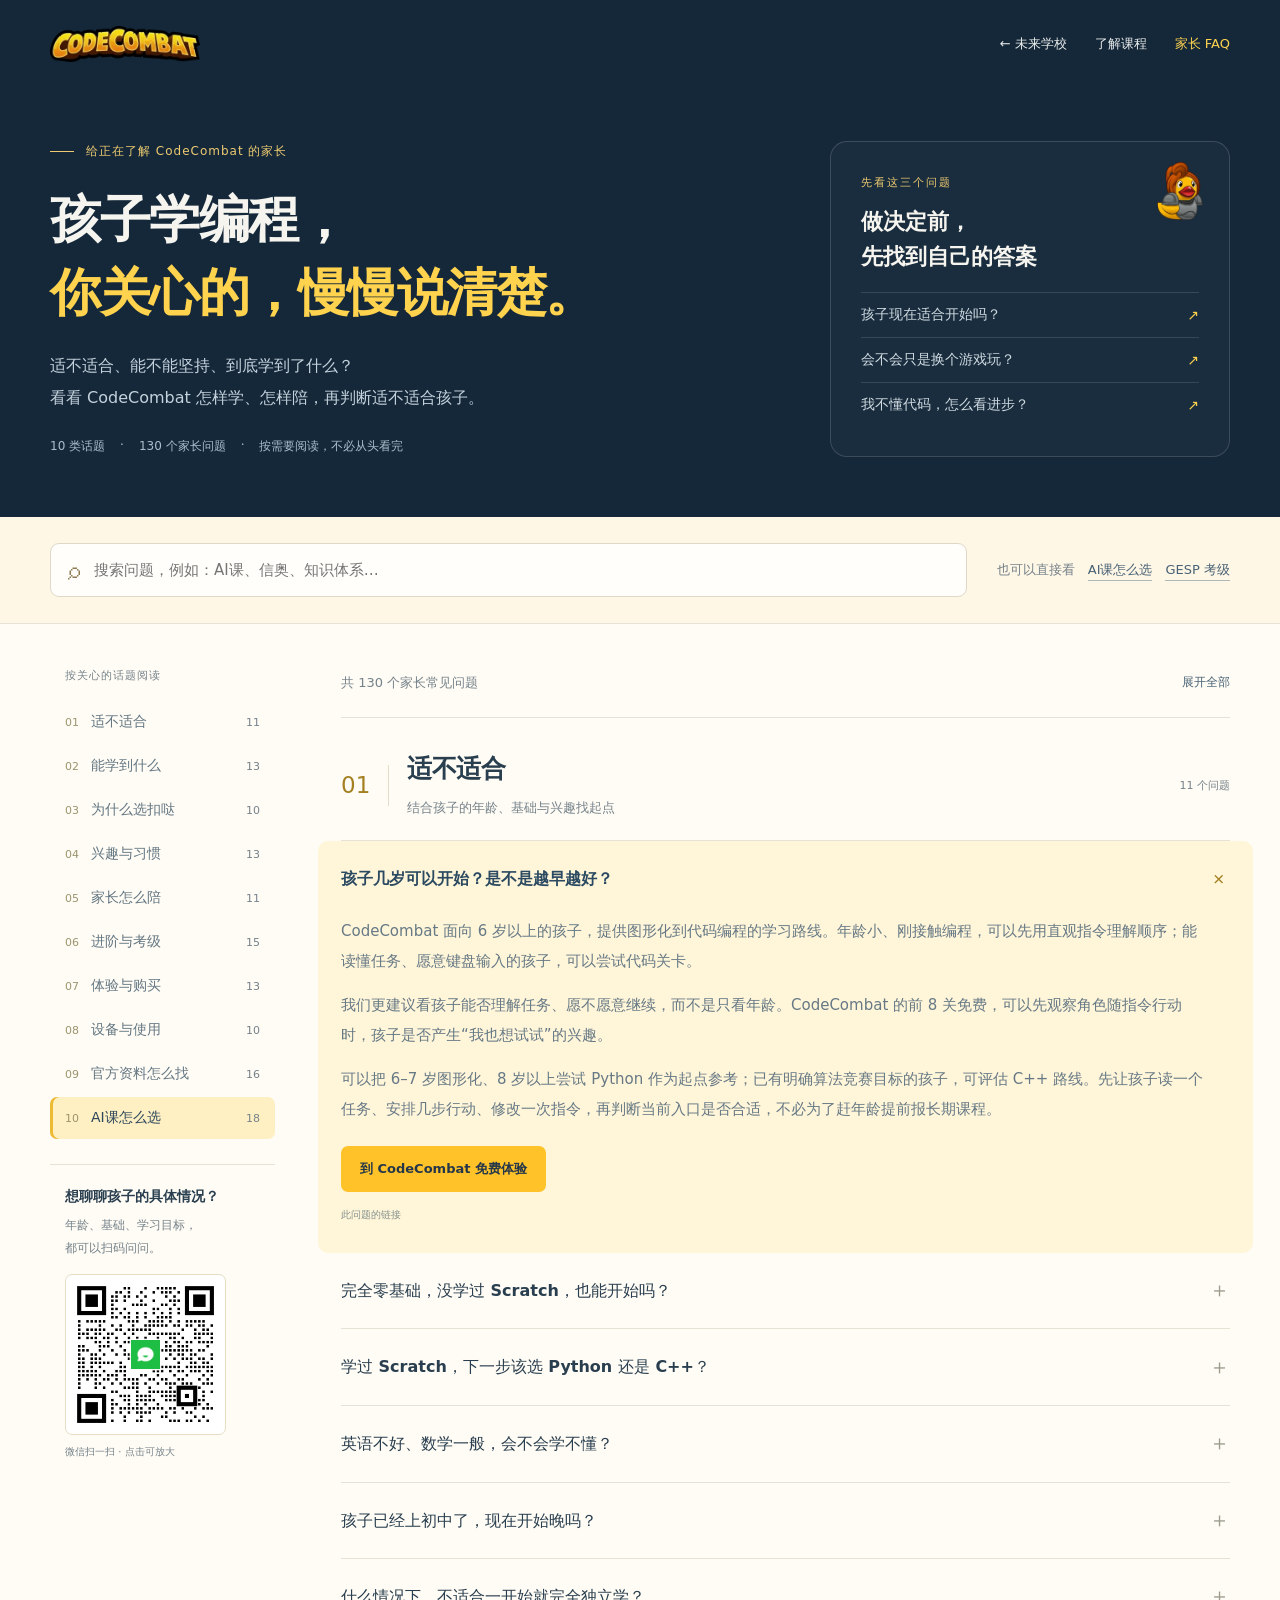
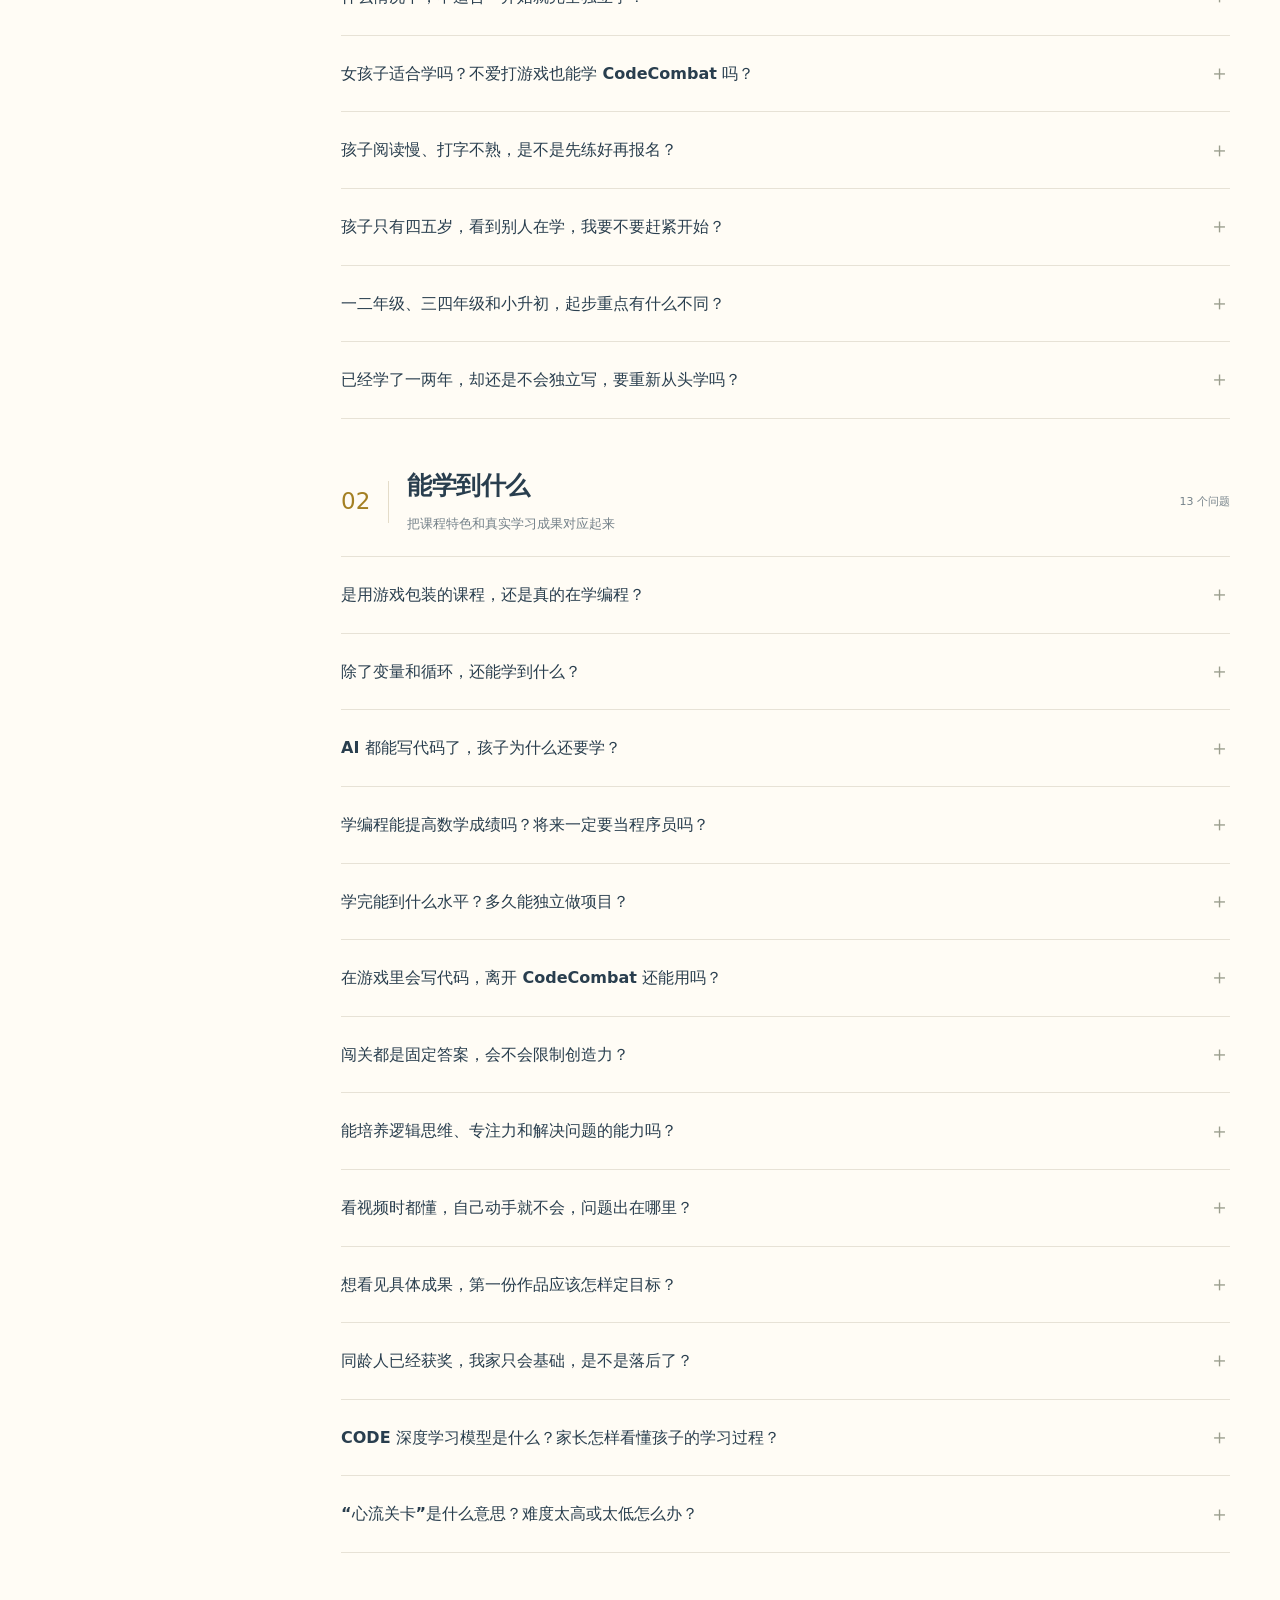
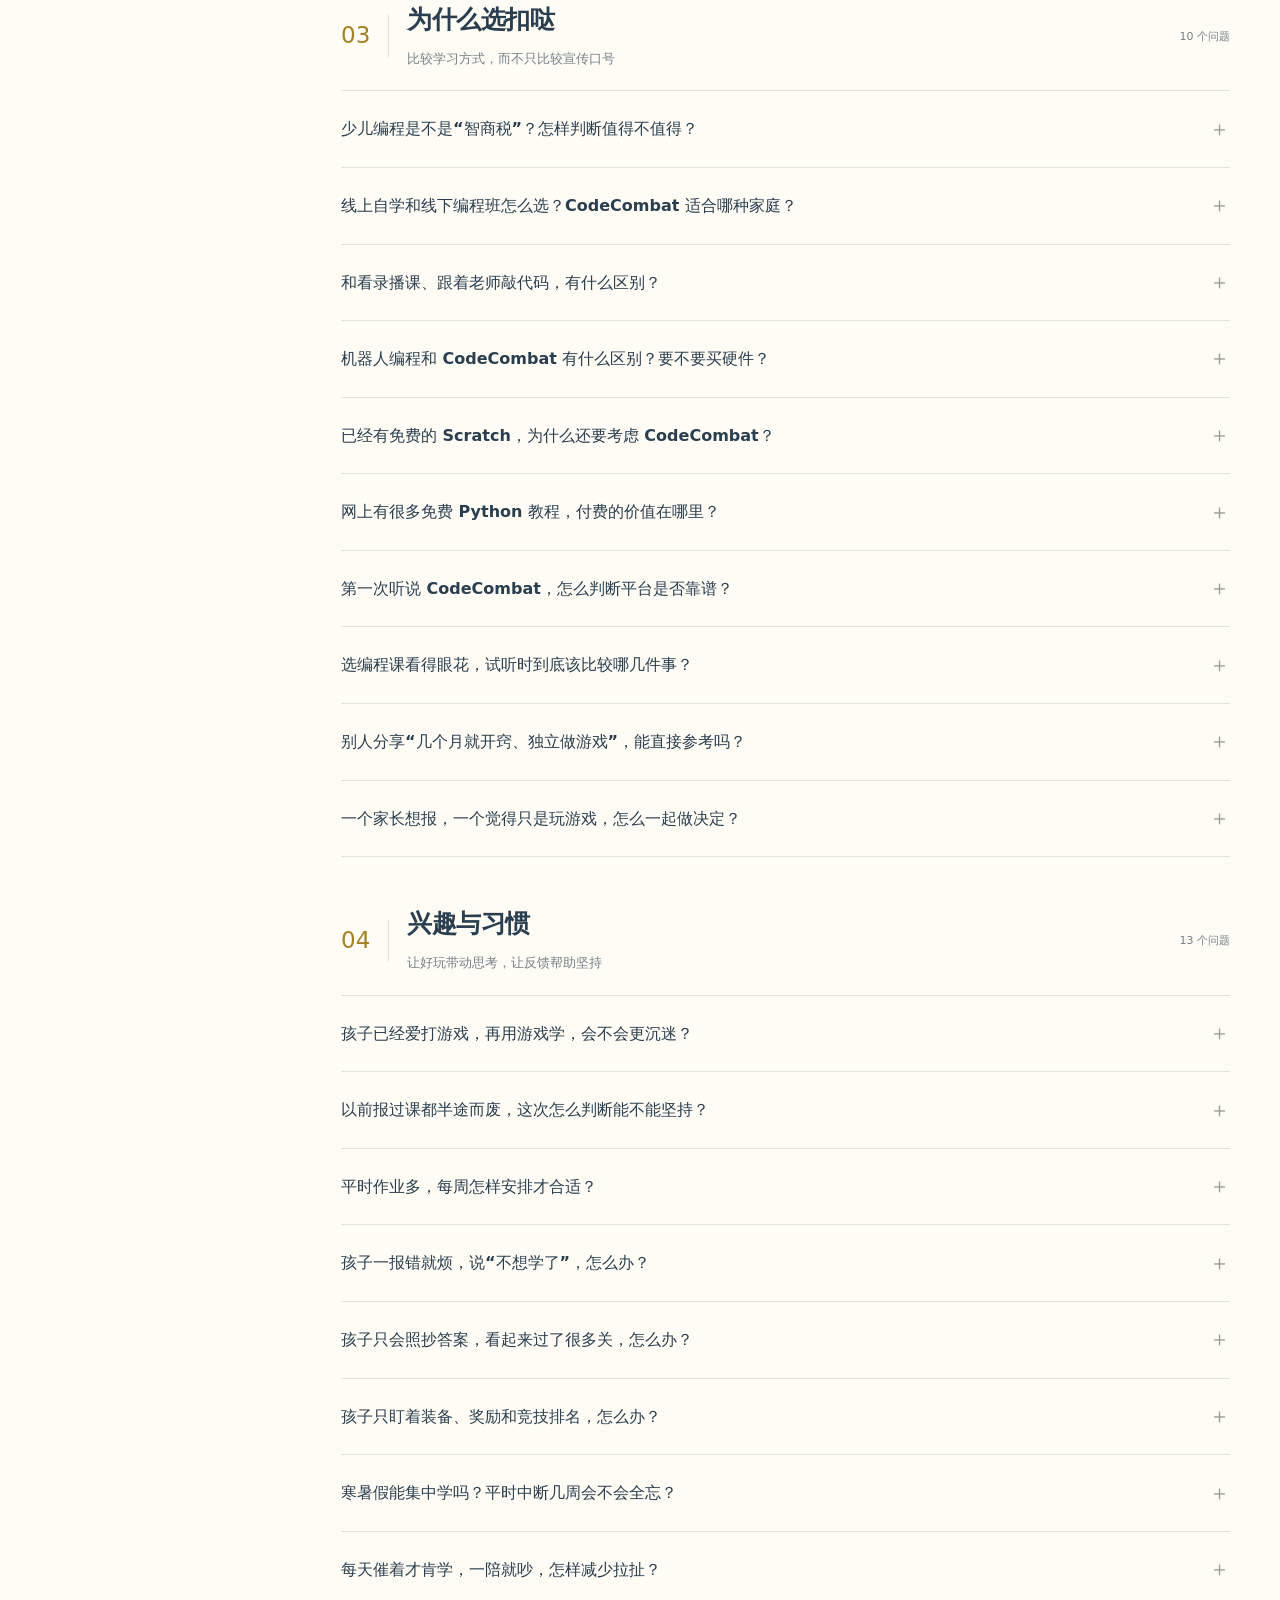
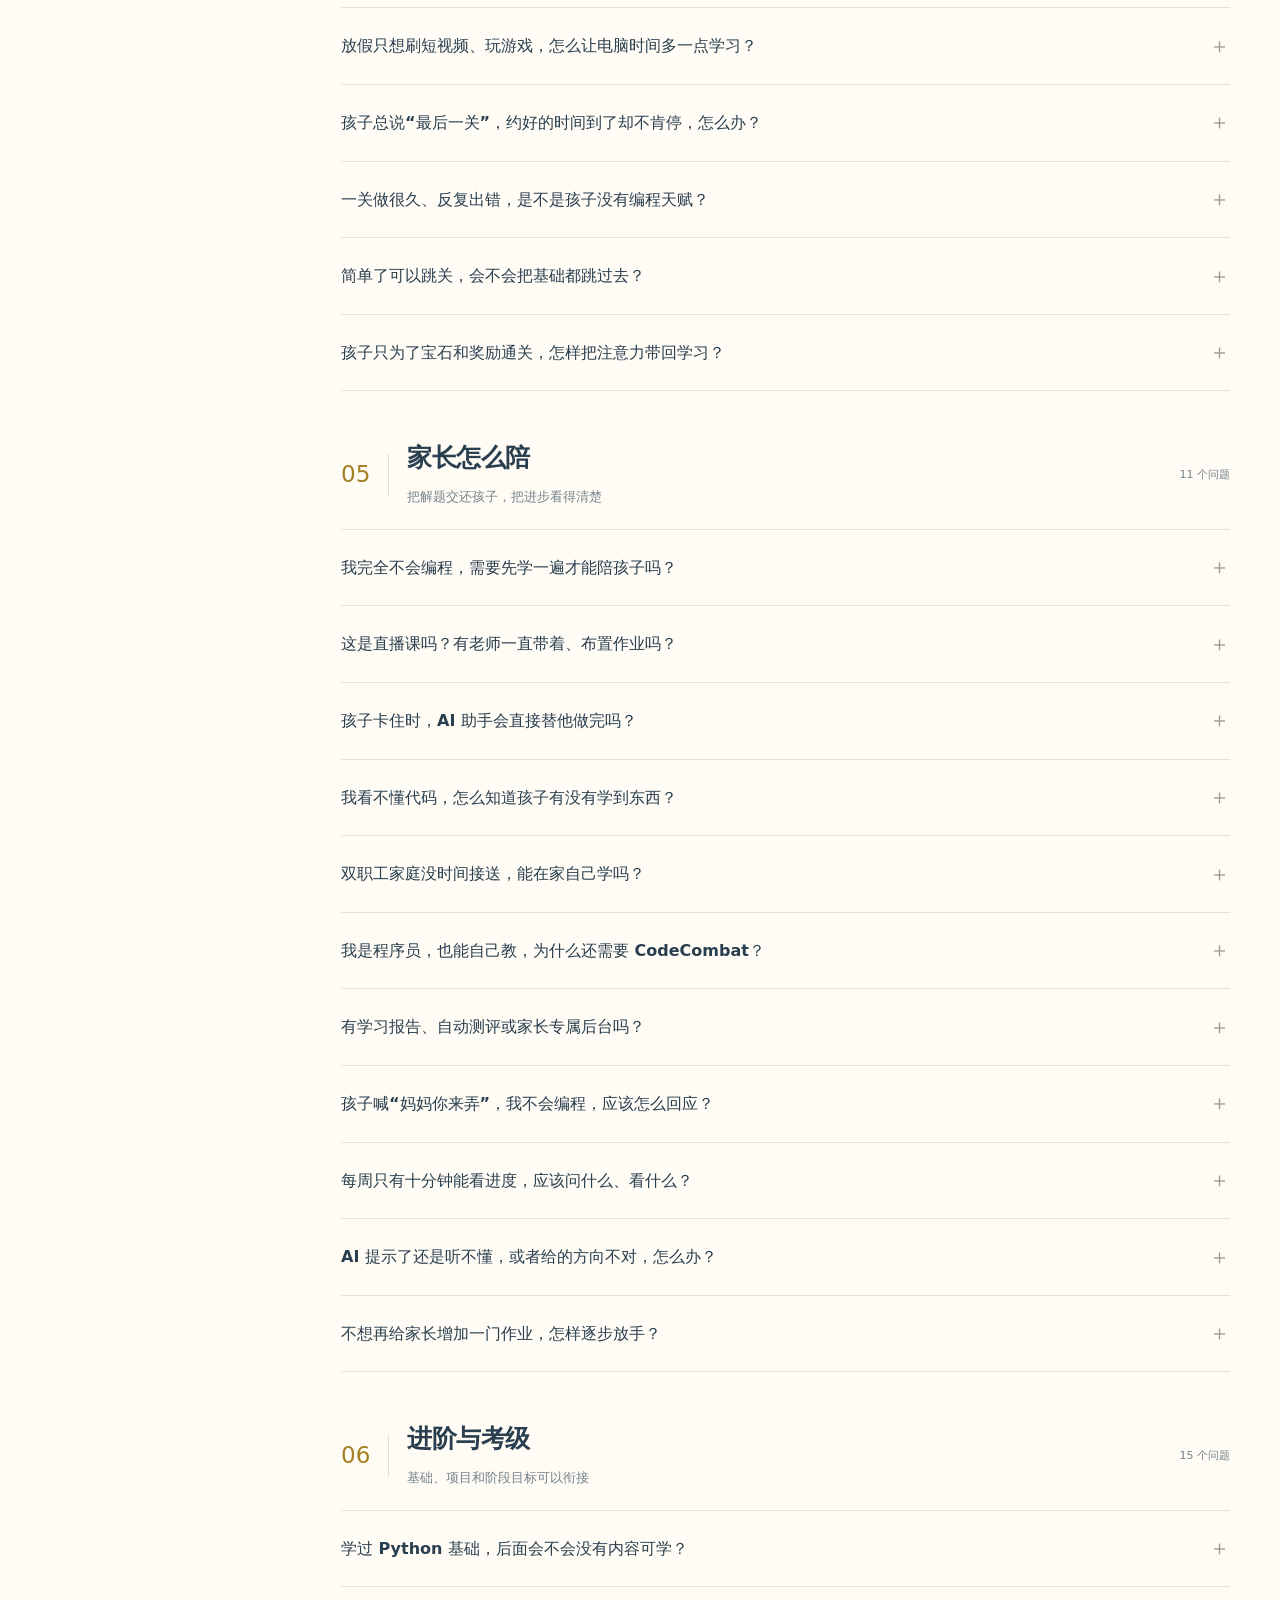
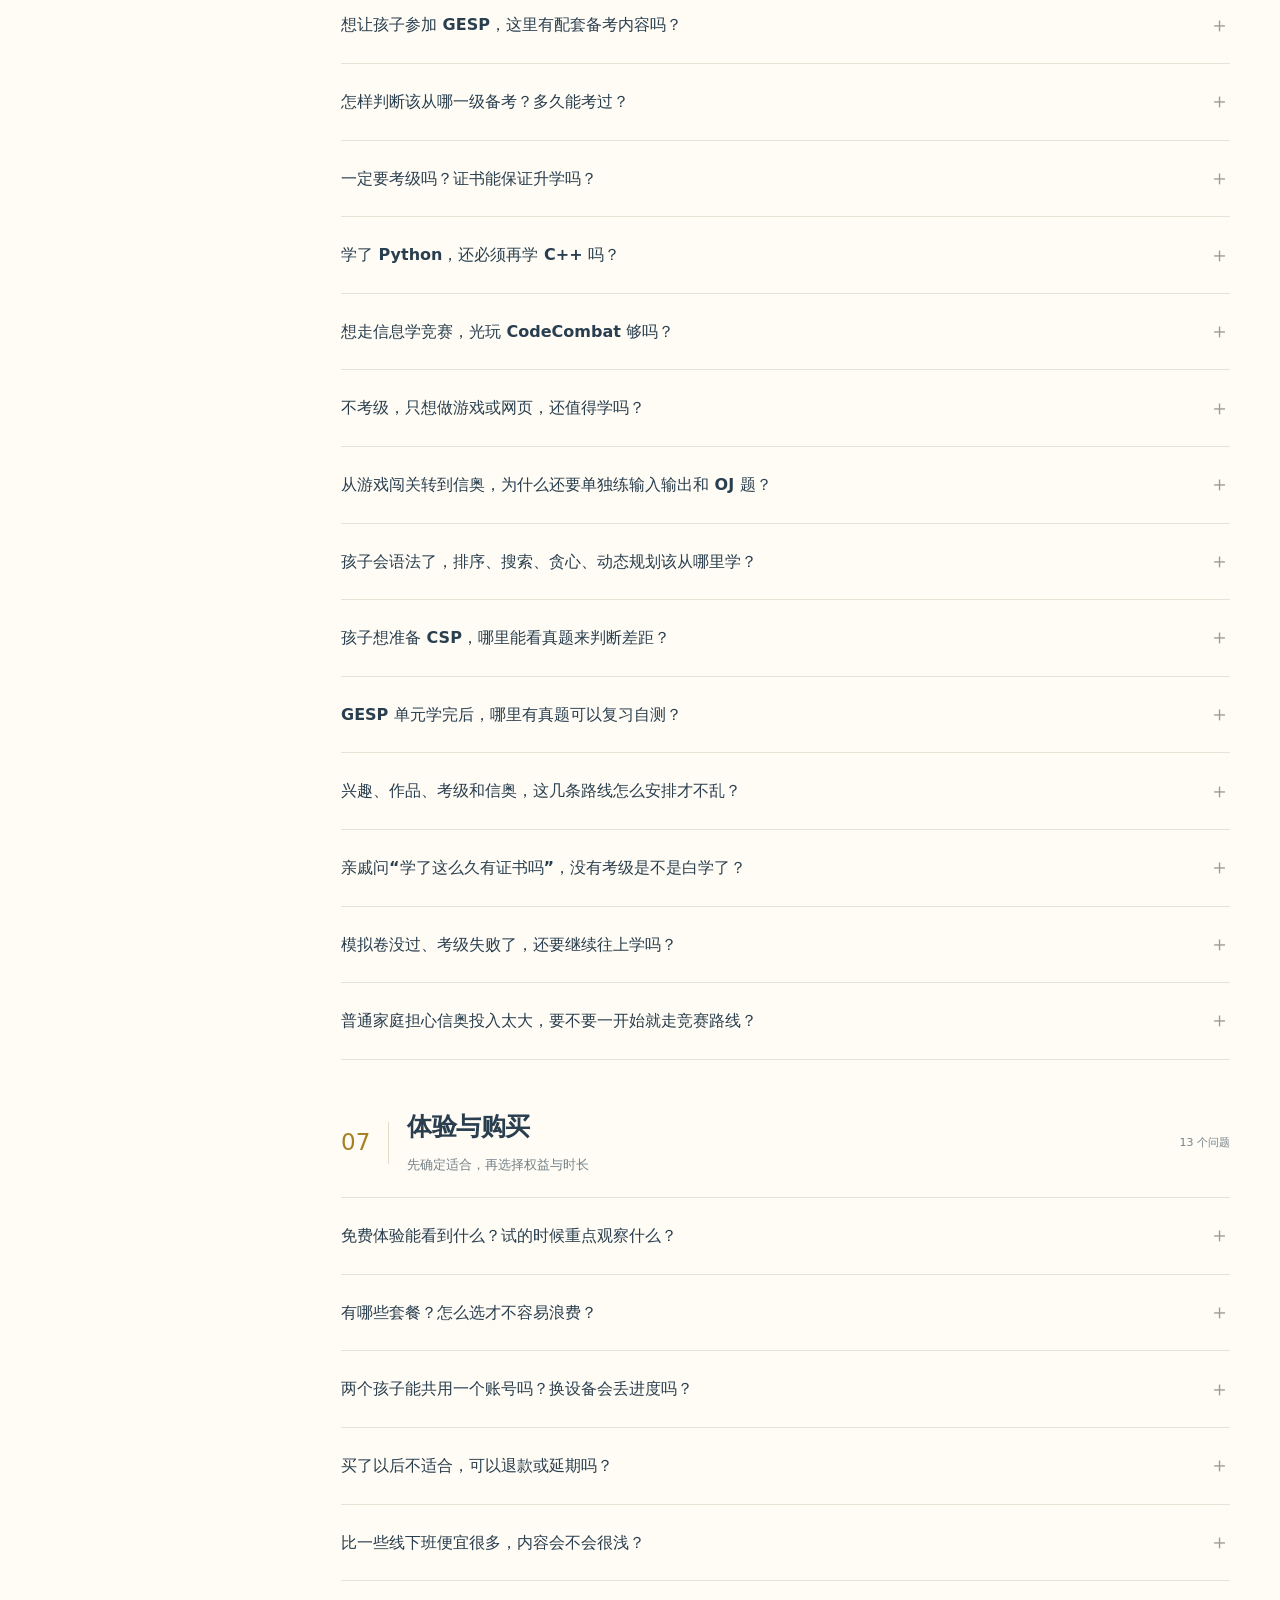
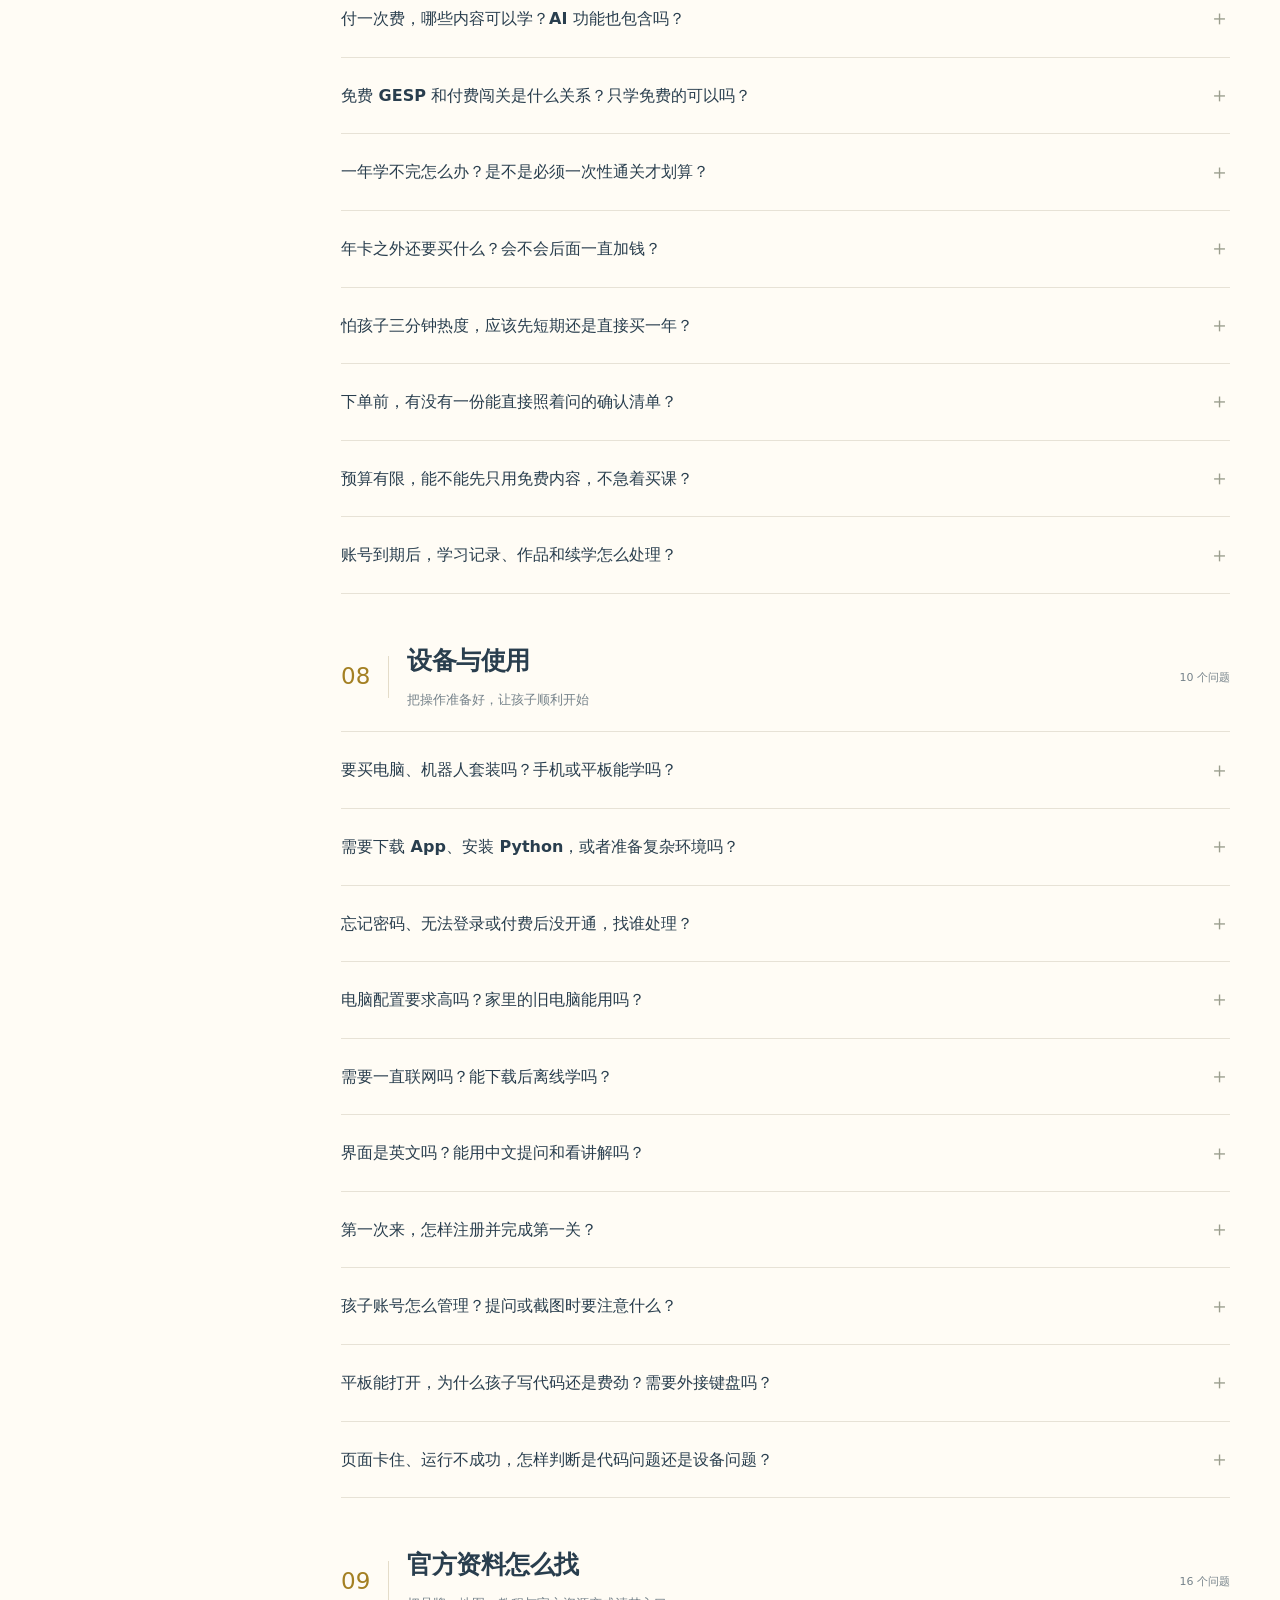
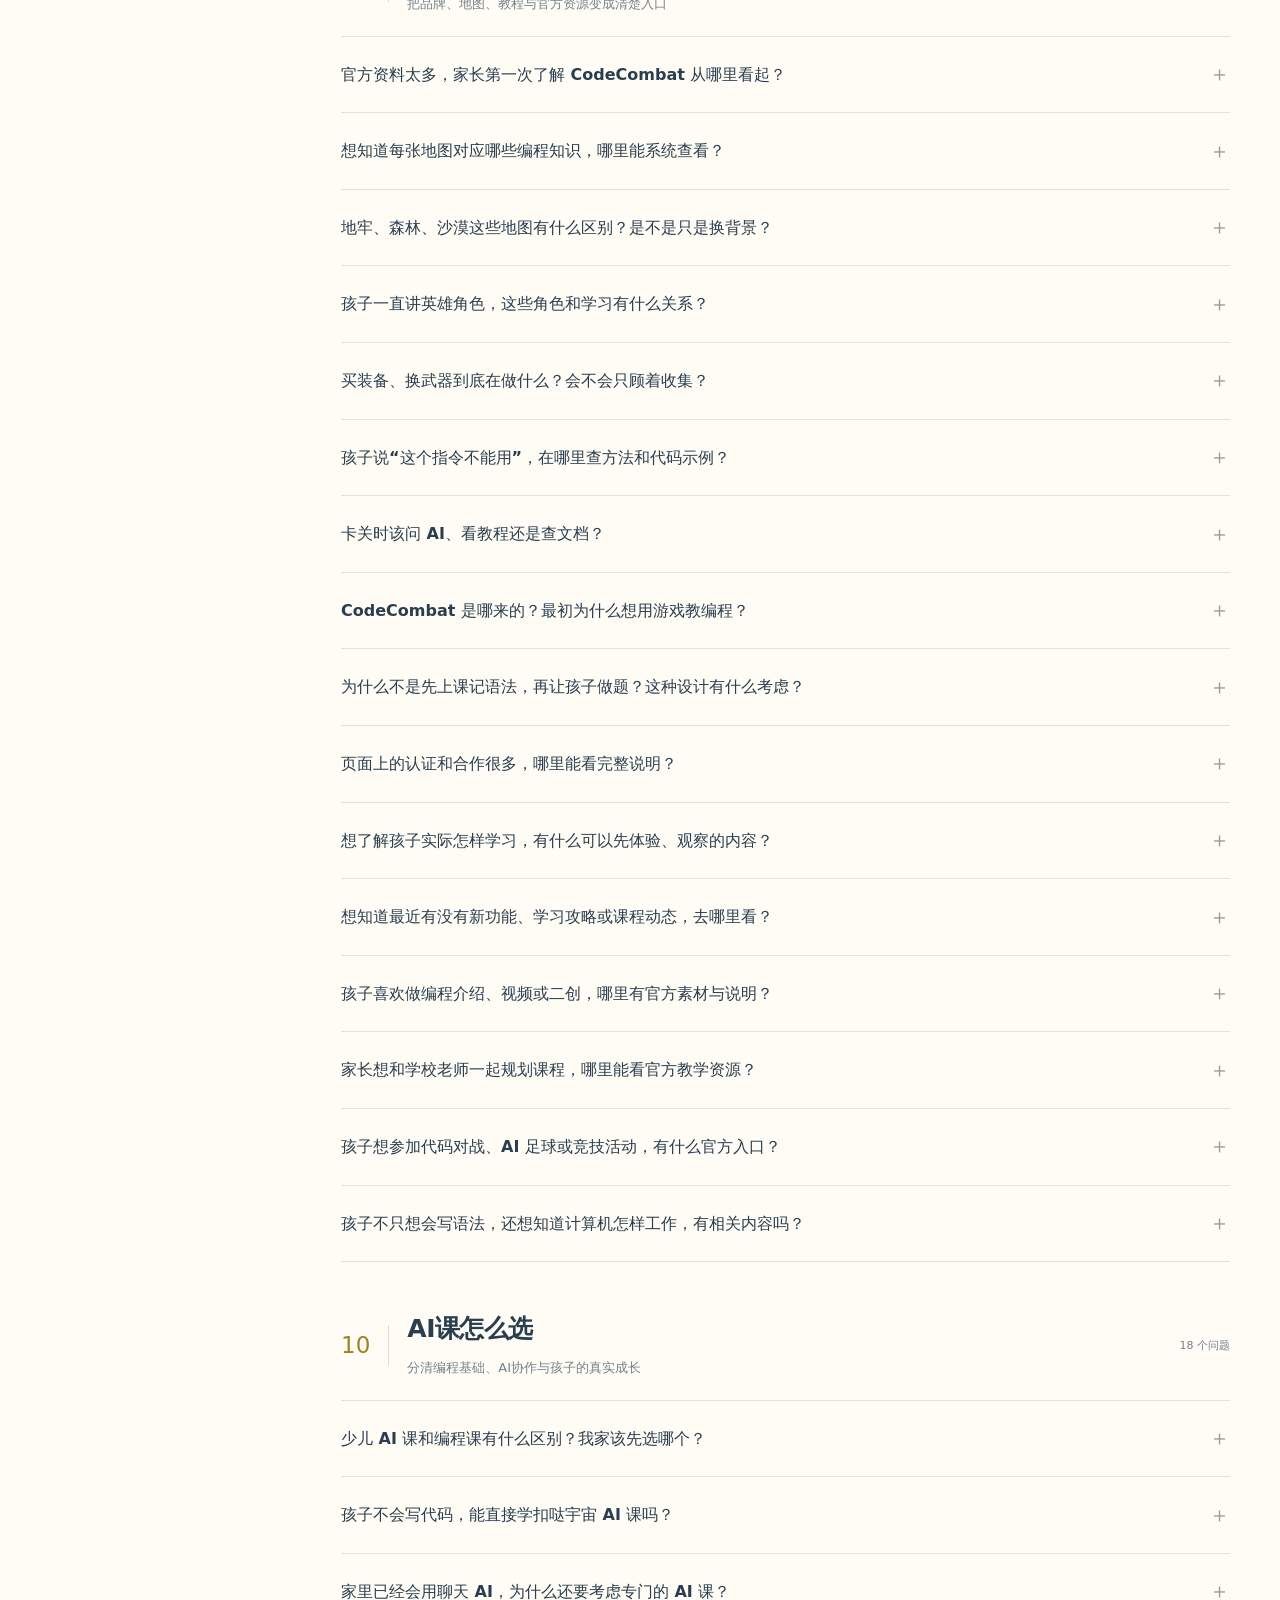
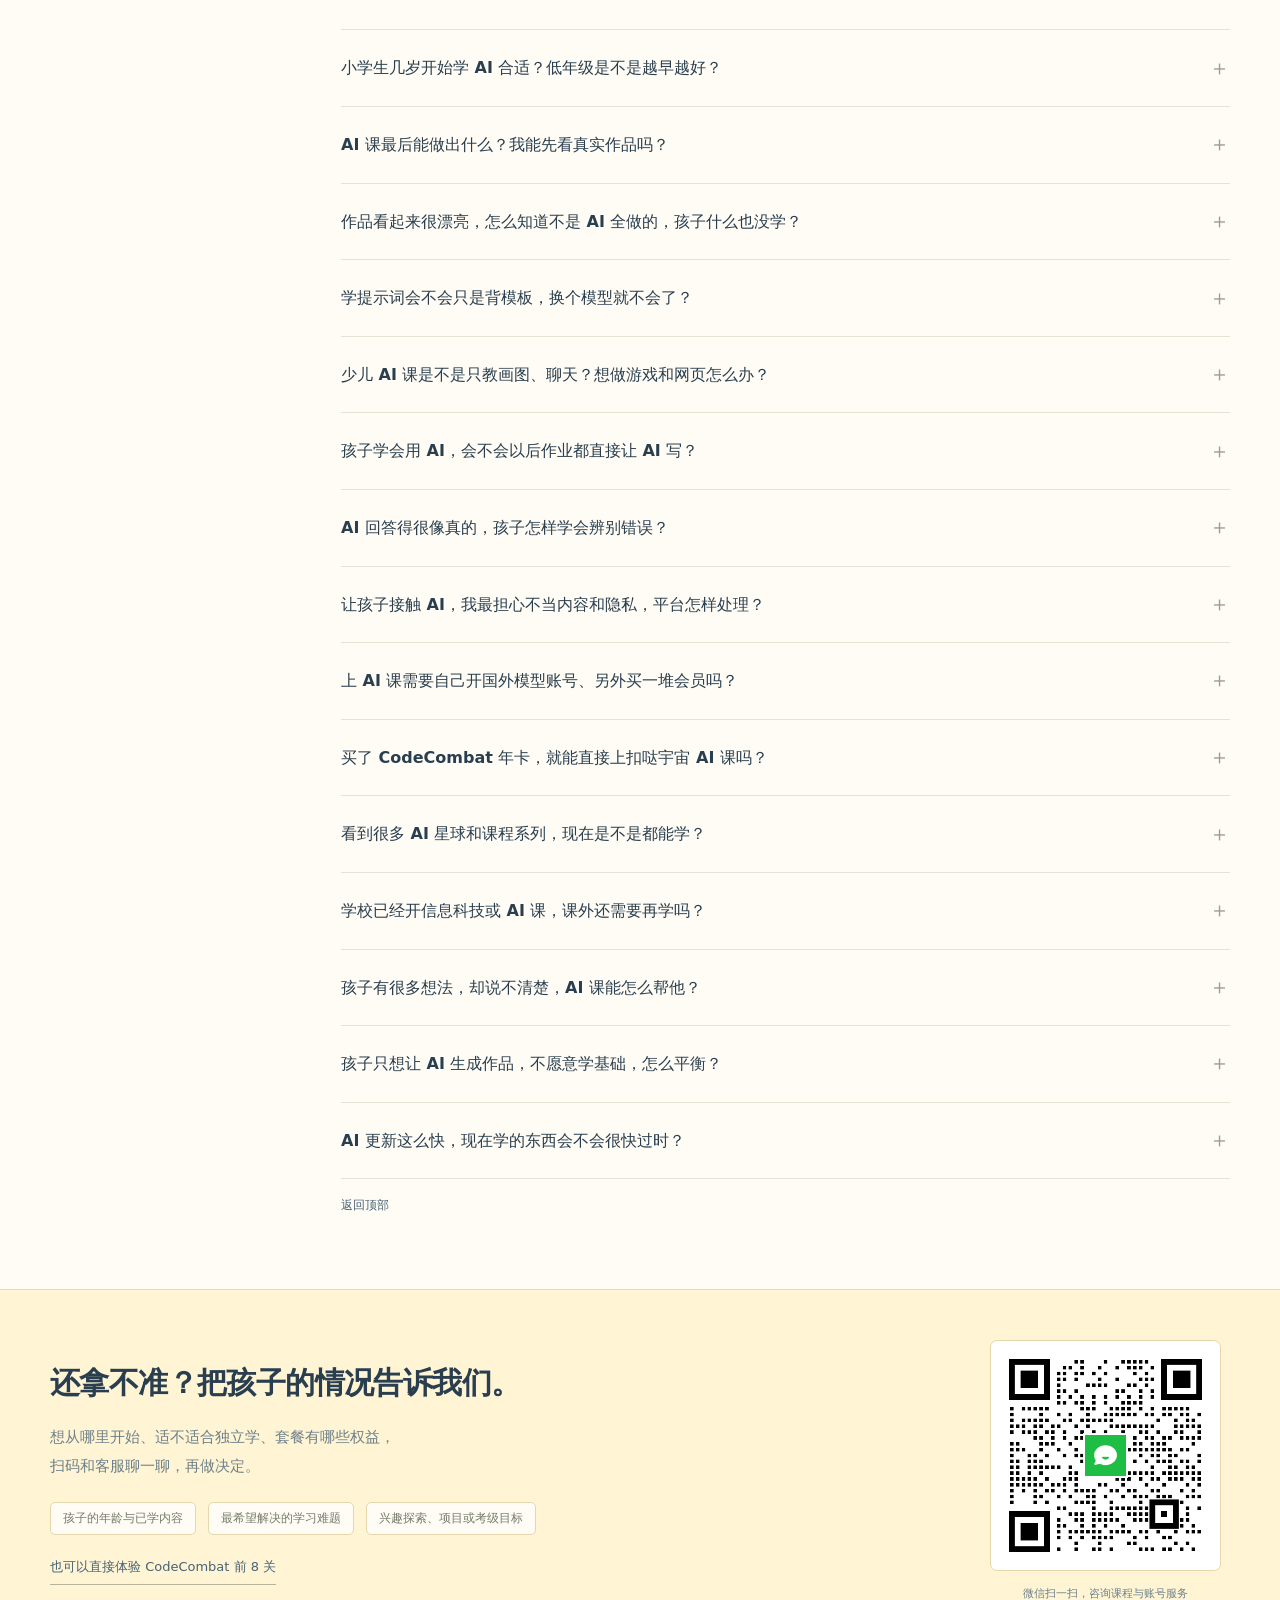
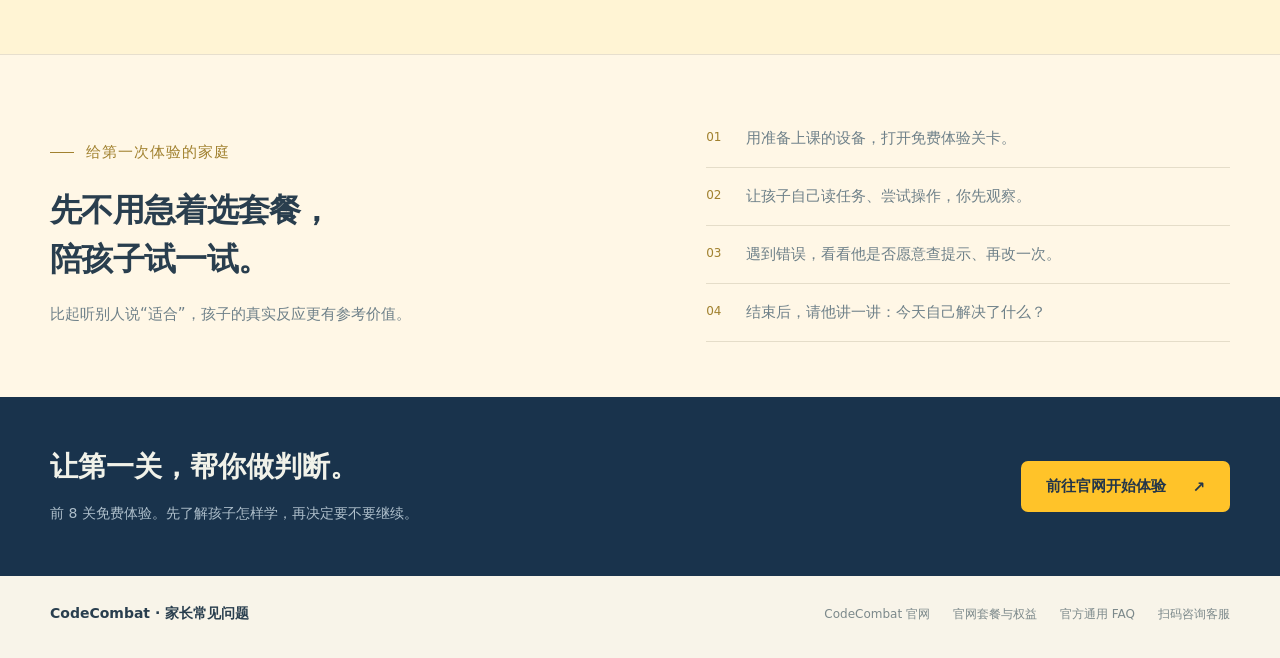
<file: self-study/faq.html>
<!doctype html>
<html lang="zh-CN"><head><meta charset="UTF-8"><meta name="viewport" content="width=device-width,initial-scale=1"><meta name="theme-color" content="#15283a"><title>家长常见问题｜CodeCombat 扣哒世界</title><meta name="description" content="从年龄与语言选择、三分钟热度、照抄与卡关，到家长陪学、AI能力、成果检查、GESP信奥、预算退款与设备使用，详细解答家长的编程学习疑问。"><link rel="icon" href="assets/CoCo_SquareLogo_200px.png" type="image/png"><style>
:root{--ink:#233548;--muted:#697680;--paper:#faf8f3;--line:#dfdfd5;--navy:#142438;--orange:#ffac70;--warm:#a16d37}*{box-sizing:border-box}html{scroll-behavior:smooth;scroll-padding-top:100px}body{margin:0;font-family:"Microsoft YaHei","PingFang SC",system-ui,sans-serif;background:var(--paper);color:var(--ink);-webkit-font-smoothing:antialiased}a{color:inherit;text-decoration:none}button,input{font:inherit}button,a,input,summary{-webkit-tap-highlight-color:transparent}button{cursor:pointer}a:focus-visible,button:focus-visible,input:focus-visible,summary:focus-visible{outline:3px solid #bc8347;outline-offset:5px}h1,h2,h3,p{margin:0}img{display:block;max-width:100%}.wrap{width:calc(100% - 80px);max-width:1160px;margin:auto}.skip{position:absolute;top:-90px;left:20px;z-index:50;background:white;padding:12px}.skip:focus{top:15px}.site-header{height:82px;background:var(--navy);color:#e9eceb}.nav{height:100%;display:flex;align-items:center;justify-content:space-between;gap:25px}.logo{width:145px}.nav-links{display:flex;align-items:center;gap:30px;font-size:14px}.nav-links>a:hover{color:#ffc28b}.nav-links>a[aria-current]{color:#ffc28b}.nav-cta{padding:11px 18px;border:1px solid #ffffff45;border-radius:7px}.hero{background:var(--navy);color:#f5f4ef;padding:53px 0 61px;position:relative;overflow:hidden}.hero .wrap{display:grid;grid-template-columns:1.4fr .8fr;gap:80px;align-items:center}.eyebrow{font-size:12px;letter-spacing:2px;color:#dfaf7b;display:flex;gap:12px;align-items:center}.eyebrow:before{content:'';width:24px;height:1px;background:currentColor}h1{font-size:clamp(35px,4vw,55px);line-height:1.4;letter-spacing:-1.5px;margin-top:23px}h1 em{font-style:normal;color:#ffb47e}.hero-intro{font-size:16px;line-height:2;color:#bccad3;max-width:590px;margin-top:22px}.hero-note{margin-top:24px;font-size:12px;color:#95aabd;display:flex;gap:15px}.hero-aside{border:1px solid #fff2;background:#ffffff05;border-radius:17px;padding:29px 30px;position:relative}.hero-aside .duck{position:absolute;width:46px;height:58px;object-fit:contain;right:26px;top:20px}.hero-aside>span{font-size:11px;color:#e8b983;letter-spacing:2px}.hero-aside h2{font-size:22px;font-weight:600;line-height:1.6;margin:14px 0 18px}.hero-aside>a{display:flex;justify-content:space-between;align-items:center;gap:18px;padding:13px 0;border-top:1px solid #ffffff20;font-size:14px;color:#c8d4dc}.hero-aside>a:hover{color:#ffc28b}.hero-aside b{font-weight:400;color:#d7a76f}.search-region{border-bottom:1px solid var(--line);padding:26px 0;background:#f1efe7}.search-row{display:flex;align-items:center;gap:30px}.search-box{background:#fffefa;display:flex;align-items:center;border:1px solid #cccfc5;border-radius:9px;flex:1;min-width:0;padding:0 17px;height:54px;gap:12px}.search-box:focus-within{border-color:#b88247;box-shadow:0 0 0 2px #b882471c}.search-box>span{font-size:24px;color:#9e8a6d}.search-box input{background:none;border:0;outline:none;min-width:0;width:100%;font-size:15px;color:var(--ink);height:100%}.search-box input:focus-visible{outline:none}.search-box button{border:0;background:#eeece3;border-radius:4px;color:#53646b;padding:5px 9px;font-size:12px;white-space:nowrap}.search-hint{font-size:13px;color:#7c8176}.search-hint a{border-bottom:1px solid #b2b9ab;margin-left:13px;padding-bottom:3px}.layout{display:grid;grid-template-columns:225px minmax(0,1fr);gap:66px;padding-block:44px 75px;align-items:start}.sidebar{min-width:0;position:sticky;top:28px}.sidebar-label{font-size:11px;letter-spacing:1.5px;color:#92816b;margin:0 0 18px 15px}.category-nav{display:grid;gap:5px}.category-nav a{padding:14px 15px;display:flex;align-items:center;gap:12px;color:#69777a;font-size:14px;border-radius:7px}.category-nav a>span{font-size:11px;color:#a3937d}.category-nav small{margin-left:auto;color:#98a099;font-size:11px}.category-nav a:hover,.category-nav a.active{background:#ebece3;color:#243c49}.category-nav a.active{box-shadow:inset 3px 0 #b17d45}.side-help{border-top:1px solid var(--line);margin-top:25px;padding:24px 15px 0}.side-help strong{font-size:14px;font-weight:600}.side-help p{font-size:12px;line-height:1.9;color:#7a837b;margin-top:10px}.side-help>a{font-size:13px;display:inline-block;margin-top:15px;color:#8a6537;border-bottom:1px solid #b49c76;padding-bottom:4px}#faq-content{min-width:0}.content-toolbar{display:flex;justify-content:space-between;align-items:center;gap:20px;border-bottom:1px solid var(--line);padding-bottom:20px;font-size:13px;color:#7a837a}.content-toolbar button{border:0;background:none;color:#8f6939;font-size:12px;padding:6px 0}.faq-group{margin-top:32px;scroll-margin-top:28px}.faq-group+.faq-group{margin-top:48px}.group-heading{display:flex;align-items:center;gap:18px;margin-bottom:19px}.group-heading>span{font:26px Georgia,serif;color:#b88b59;border-right:1px solid #d9d9ce;padding-right:18px;line-height:1.8}.group-heading h2{font-size:25px;font-weight:650;letter-spacing:-.5px}.group-heading p{font-size:13px;color:#859083;margin-top:7px}.group-heading>small{margin-left:auto;font-size:11px;color:#a0a596;white-space:nowrap}.questions{border-top:1px solid #dcded4}.question{border-bottom:1px solid #dcded4;scroll-margin-top:28px}.question summary{cursor:pointer;list-style:none;display:flex;align-items:center;justify-content:space-between;gap:24px;padding:23px 0;font-size:16px;line-height:1.8;font-weight:550}.question summary::-webkit-details-marker{display:none}.question summary i{font-style:normal;color:#9b9e8c;font-size:21px;font-weight:400;line-height:1;flex-shrink:0}.question[open]{background:#f1f1e9;border-radius:8px;border-color:transparent;padding:0 23px;margin:0 -23px}.question[open] summary{color:#885f32}.question[open] summary i{transform:rotate(45deg);color:#a97b43}.answer{padding:0 25px 24px 0;font-size:15px;line-height:2;color:#63716f}.answer p+p{margin-top:13px}.answer strong{font-weight:600;color:#344e57}.answer ol,.answer ul{padding-left:22px;margin:13px 0}.answer li+li{margin-top:6px}.answer a:not(.permalink){color:#98672e;text-decoration:underline;text-underline-offset:4px}.permalink{display:inline-block;margin-top:19px;color:#8e967e;font-size:11px}.permalink:hover{color:#9c6a32}.empty{padding:50px 25px;text-align:center;background:#eeeee4;border-radius:12px;margin-top:25px}.empty h2{font-size:23px}.empty p{font-size:14px;line-height:2;color:#77816e;margin-top:15px}.empty button{background:#263f50;color:white;border:0;border-radius:7px;padding:12px 21px;margin-top:23px;font-size:14px}[hidden]{display:none!important}.decision{background:#e9eee8;border-top:1px solid #d9dfd4;padding:55px 0}.decision .wrap{display:grid;grid-template-columns:1.1fr 1fr;gap:80px;align-items:center}.decision .eyebrow{color:#9e7543}.decision h2{font-size:32px;line-height:1.5;margin-top:18px;letter-spacing:-.7px}.decision p{font-size:15px;color:#73806e;line-height:1.95;margin-top:15px}.decision ol{list-style:none;padding:0;counter-reset:steps;margin:0}.decision li{position:relative;padding:15px 0 15px 40px;border-bottom:1px solid #d1dacd;font-size:15px;line-height:1.8;counter-increment:steps}.decision li:before{content:'0' counter(steps);position:absolute;left:0;top:17px;color:#ac8350;font-size:12px}.bottom-cta{background:#142438;color:#f1f2e9;padding:49px 0}.bottom-cta .wrap{display:flex;justify-content:space-between;align-items:center;gap:40px}.bottom-cta h2{font-size:28px;line-height:1.5}.bottom-cta p{font-size:14px;color:#aebfcb;line-height:1.95;margin-top:12px}.cta{display:inline-flex;align-items:center;justify-content:center;gap:26px;padding:16px 24px;background:#ffac70;border-radius:8px;font-size:14px;font-weight:600;color:#24394b;white-space:nowrap}.cta:hover{background:#ffc28b}footer{padding:29px 0 35px}.footer-top{display:flex;justify-content:space-between;gap:25px;align-items:center}.footer-top strong{font-size:14px;font-weight:600}.footer-links{display:flex;gap:23px;font-size:12px;color:#7b8678}.source-note{border-top:1px solid #dfdfd2;margin-top:23px;padding-top:19px;color:#949b8b;font-size:11px;line-height:1.9}.source-note a{text-decoration:underline;text-underline-offset:3px}.back-top{display:inline-block;margin-top:18px;color:#8e7856;font-size:12px}mark{background:#f8d6a7;color:inherit;padding:1px 0}
@media(max-width:1050px){.hero .wrap{gap:40px;grid-template-columns:1.3fr 1fr}.hero-aside{padding:25px}.hero-aside h2{font-size:20px}.layout{gap:40px;grid-template-columns:190px minmax(0,1fr)}.search-row{gap:20px}.search-hint{font-size:12px}.search-hint a{margin-left:9px}.category-nav a{padding:13px 12px}.decision .wrap{gap:40px}.nav-links{gap:24px}}
@media(max-width:800px){.wrap{width:calc(100% - 48px)}.hero{padding:35px 0 42px}.hero .wrap{grid-template-columns:1fr;gap:30px}.hero-aside{display:none}.hero-intro{max-width:620px}.search-row{flex-wrap:wrap;gap:16px}.search-box{flex-basis:100%}.search-hint{font-size:12px}.layout{grid-template-columns:1fr;gap:28px;padding-top:0}.sidebar{position:sticky;top:0;z-index:5;background:#faf8f3f2;backdrop-filter:blur(14px);padding:13px 0;border-bottom:1px solid #dedfd4}.sidebar-label,.side-help{display:none}.category-nav{display:flex;overflow-x:auto;gap:8px;padding:3px 0}.category-nav a{white-space:nowrap;font-size:13px;padding:10px 13px;border:1px solid #e1e2d6}.category-nav a>span,.category-nav small{display:none}.category-nav a.active{box-shadow:none;border-color:#c5b697;background:#eceadf}.faq-group,.question{scroll-margin-top:87px}.question[open]{padding:0 18px;margin:0 -18px}.decision .wrap{grid-template-columns:1fr;gap:25px}.decision h2{font-size:30px}.footer-links{gap:16px}.nav-links{font-size:13px;gap:18px}.nav-cta{padding:10px 13px}.content-toolbar{padding-bottom:18px}.faq-group:first-of-type{margin-top:27px}}
@media(max-width:520px){h1 em span{display:inline-block;white-space:nowrap}.wrap{width:calc(100% - 40px)}.site-header{height:72px}.logo{width:120px}.nav-links{gap:14px;font-size:12px}.nav-links .nav-course{display:none}.nav-cta{padding:9px 10px}.hero{padding:28px 0 35px}.eyebrow{font-size:10px;letter-spacing:1.5px}h1{font-size:34px;line-height:1.45;margin-top:20px;letter-spacing:-1px}.hero-intro{font-size:14px;line-height:1.95;margin-top:18px}.hero-note{font-size:11px;flex-wrap:wrap;gap:9px;margin-top:20px}.search-region{padding:20px 0}.search-box{height:51px;padding:0 13px;gap:8px}.search-box input{font-size:13px}.search-box>span{font-size:22px}.search-hint{line-height:1.8;font-size:11px}.search-hint a{margin-left:10px}.layout{padding-bottom:45px;gap:22px}.sidebar{padding:10px 0}.category-nav a{font-size:12px;padding:10px 12px}.content-toolbar{font-size:12px;gap:10px}.content-toolbar button{font-size:11px}.group-heading{gap:13px;margin-bottom:16px}.group-heading>span{font-size:22px;padding-right:13px}.group-heading h2{font-size:23px}.group-heading p{font-size:12px;margin-top:6px}.group-heading>small{font-size:10px}.faq-group+.faq-group{margin-top:37px}.question summary{font-size:15px;line-height:1.9;padding:20px 0;gap:14px}.question summary i{font-size:20px}.question[open]{padding:0 13px;margin:0 -13px}.answer{padding:0 5px 22px 0;font-size:14px;line-height:2}.answer li+li{margin-top:7px}.permalink{font-size:10px;margin-top:14px}.decision{padding:40px 0}.decision h2{font-size:27px}.decision p{font-size:14px}.decision li{font-size:14px;padding-left:35px}.bottom-cta{padding:40px 0}.bottom-cta .wrap{flex-direction:column;align-items:flex-start;gap:24px}.bottom-cta h2{font-size:26px}.bottom-cta p{font-size:14px}.cta{width:100%;justify-content:space-between}.footer-top{flex-direction:column;align-items:flex-start;gap:18px}.footer-links{flex-wrap:wrap;font-size:12px;gap:17px}.source-note{font-size:11px}.empty{padding:35px 20px}.empty h2{font-size:21px}.empty p{font-size:13px}}
@media(prefers-reduced-motion:reduce){html{scroll-behavior:auto}*{transition:none!important}}
@media print{.site-header,.sidebar,.search-region,.content-toolbar,.bottom-cta,.permalink,.back-top{display:none}.hero{background:white;color:black;padding:15px 0}.hero-intro{color:#444}.hero-aside{display:none}.layout{display:block;padding-top:15px}.question{break-inside:avoid}.question .answer{display:block}.wrap{width:100%}.hero-note{color:#444}.faq-group{display:block!important}}

/* Value-focused FAQ update. Logo keeps the source image aspect ratio. */
.logo{height:auto;width:145px;object-fit:contain;flex-shrink:0}.nav>a{flex-shrink:0}.answer-next{margin-top:20px;padding-top:14px;border-top:1px solid #d8ded0}.answer-next>a{display:inline-flex;align-items:center;gap:15px;font-size:13px;font-weight:600;text-decoration:none!important;line-height:1.8}.answer-next>a:hover{text-decoration:underline!important}.answer .permalink{font-size:10px;margin-top:13px}.side-help{padding-top:20px}.side-help p{margin-top:8px}.qr-enlarge{border:0;padding:0;background:white;cursor:zoom-in;display:block;border-radius:7px;overflow:hidden}.side-help .qr-enlarge{margin-top:14px;padding:7px;border:1px solid #e1e3d7}.side-help .qr-enlarge img{width:145px;height:auto}.side-help>small{display:block;font-size:10px;color:#929b86;margin-top:9px;line-height:1.6}.contact-section{padding:50px 0;border-top:1px solid #e0e2d7;background:#f2eee3;scroll-margin-top:30px}.contact-layout{display:grid;grid-template-columns:1fr 250px;align-items:center;gap:70px}.contact-layout h2{font-size:30px;line-height:1.6;letter-spacing:-.6px}.contact-layout p{font-size:15px;line-height:1.95;color:#7a7d6b;margin-top:16px}.contact-layout ul{display:flex;gap:12px;flex-wrap:wrap;padding:0;margin:20px 0;list-style:none}.contact-layout li{border:1px solid #d9d6c3;border-radius:5px;padding:7px 12px;color:#8c8167;font-size:12px}.contact-layout>div>a{font-size:13px;color:#986d37;border-bottom:1px solid #c3aa81;padding-bottom:5px;line-height:1.9;display:inline-block}.contact-layout figure{margin:0;text-align:center}.contact-layout .qr-enlarge{padding:12px;border:1px solid #e1e0d3;margin:auto}.contact-layout .qr-enlarge img{width:205px;height:auto}.contact-layout figcaption{font-size:11px;color:#8a8f7e;margin-top:13px;line-height:1.8}dialog.qr-dialog{border:0;border-radius:14px;background:#faf8f3;color:#2b4253;padding:24px 30px 30px;max-width:92vw;width:390px;text-align:center;box-shadow:0 20px 80px #0004}dialog.qr-dialog::backdrop{background:#0e1f2cce;backdrop-filter:blur(4px)}.qr-dialog button{display:block;margin-left:auto;border:0;border-radius:50%;background:#e9ebdf;color:#69786a;width:33px;height:33px;font-size:23px;line-height:1}.qr-dialog h2{font-size:23px;line-height:1.6;margin-top:9px}.qr-dialog>img{width:270px;height:auto;background:white;padding:10px;margin:20px auto 0}.qr-dialog p{font-size:12px;line-height:1.9;color:#87917c;margin-top:18px}
@media(min-width:801px) and (max-height:850px){.sidebar{position:static}.side-help .qr-enlarge img{width:135px}}
@media(max-width:800px){.contact-layout{gap:30px;grid-template-columns:1fr 210px}.contact-layout h2{font-size:27px}.contact-layout p{font-size:14px}.contact-layout .qr-enlarge img{width:175px}.side-help{display:none}}
@media(max-width:520px){.logo{width:120px;height:auto}.answer-next>a{font-size:12px}.contact-section{padding:38px 0}.contact-layout{grid-template-columns:1fr;gap:26px}.contact-layout h2{font-size:25px}.contact-layout p{font-size:14px}.contact-layout p br{display:none}.contact-layout ul{gap:8px;margin:17px 0}.contact-layout li{font-size:11px;padding:6px 10px}.contact-layout>div>a{font-size:12px}.contact-layout figure{justify-self:center}.contact-layout .qr-enlarge img{width:210px}.contact-layout figcaption{font-size:11px}.qr-dialog h2{font-size:22px}dialog.qr-dialog{padding:20px 23px 25px}.qr-dialog>img{width:245px}.hero-note{gap:10px}.nav-links{gap:20px}}
@media print{.contact-section,dialog.qr-dialog,.answer-next{display:none}}

/* Same visual language as the current index.html. */
:root{--navy:#101c2d;--ink:#273b4b;--muted:#6a7780;--paper:#faf8f3;--line:#e0e1d8;--orange:#f2be22;--gold:#f5c488;--warm:#ac7338}body{font-family:"Microsoft YaHei","PingFang SC",system-ui,sans-serif;color:var(--ink);background:var(--paper)}.wrap{max-width:1180px;width:calc(100% - 100px)}.site-header{height:88px;background:#101c2d}.logo{width:150px;height:auto}.nav-links{font-size:13px;gap:28px}.nav-links>a[aria-current],.nav-links>a:hover{color:#f5c488}.hero{background:#101c2d;padding:53px 0 60px}.hero h1{font-weight:800;line-height:1.42;letter-spacing:-1.5px}.hero h1 em{color:#ffad70}.eyebrow{color:#d6b58b;font-size:12px;letter-spacing:1px}.hero-intro{color:#b8c8d3;font-size:16px;line-height:2}.hero-note{color:#a3b6c4}.hero-aside{background:#ffffff04;border-color:#ffffff26}.hero-aside>a{color:#c4d2db}.hero-aside>a:hover,.hero-aside b{color:#f5c488}.hero-aside>span{color:#e4c18f}.search-region{background:#eef2ef;border-color:#dce2d8}.search-box{border-color:#d0d8cc;background:#fffdf6}.search-box:focus-within{border-color:#b18545;box-shadow:0 0 0 2px #f2be221c}.search-box>span{color:#9b7d50}.search-box input{font-family:inherit}.search-hint a{color:#8d713e}.sidebar{top:25px}.sidebar-label{color:#978467;letter-spacing:1px}.category-nav{gap:2px}.category-nav a{font-size:14px;padding:12px 15px;color:#6d7e75}.category-nav a:hover,.category-nav a.active{background:#e9eee2;color:#435b4c}.category-nav a.active{box-shadow:inset 3px 0 #b18545}.category-nav a>span{color:#a48a62}.side-help{border-color:#dce1d4;padding-top:21px}.side-help strong{color:#435b4c}.side-help p{color:#7b8875}.side-help .qr-enlarge{border-color:#d9e0d0;background:#fff}.side-help>small{color:#8d987f}.content-toolbar{color:#7b8779;border-color:#dce1d4}.content-toolbar button{color:#9b743d}.group-heading>span{font-family:inherit;font-size:23px;font-weight:500;color:#b18545;border-color:#d7dece}.group-heading h2{font-size:25px;color:#273b4b;font-weight:750;line-height:1.55;letter-spacing:-.5px}.group-heading p{font-size:13px;color:#7d8b77;line-height:1.9}.questions,.question{border-color:#dce1d4}.question summary{font-size:16px;font-weight:550;line-height:1.85}.question[open]{background:#edf1e7;border-radius:10px}.question[open] summary{color:#8e6534;font-weight:650}.question[open] summary i{color:#ac8246}.answer{font-size:15px;line-height:2;color:#6d7c71}.answer p+p{margin-top:14px}.answer-next{border:0;margin-top:22px;padding:0}.answer-next>a{background:#f2be22;color:#0a2239!important;border:1px solid transparent;border-radius:7px;padding:10px 18px;font-size:13px;line-height:1.8;font-weight:650;transition:background .2s;text-decoration:none!important}.answer-next>a:hover{background:#ffd24d;text-decoration:none!important}.permalink{color:#8a967d!important;font-size:10px}.answer .permalink{margin-top:13px}.decision{background:#eef2e9;border-color:#dbe2d3}.decision h2{font-weight:750;line-height:1.55}.decision p{color:#798775}.decision .eyebrow{color:#a27b43}.decision li{border-color:#d6dfcd}.bottom-cta{background:#172b40}.bottom-cta h2{font-weight:750}.cta{background:#f2be22;color:#0a2239;font-size:15px;border-radius:7px;padding:16px 25px;font-weight:650}.cta:hover{background:#ffd24d}.contact-section{background:#f8f2e7;border-color:#e0d9c8}.contact-layout h2{font-weight:750;color:#273b4b}.contact-layout p{color:#7f8471}.contact-layout li{border-color:#e0d8c5;color:#8c7958}.contact-layout>div>a{color:#99713c}.empty{background:#eef2e9}.empty button{background:#f2be22;color:#0a2239;border-radius:7px;font-size:14px;font-weight:650}.footer-links{color:#7c8976}.source-note{color:#939e88;line-height:1.95}footer{background:#f7f4ed}.back-top{color:#9c7c4d}.qr-dialog h2{font-weight:750}.qr-dialog p{color:#7d8974}.qr-dialog button{background:#e9eee2}.faq-group{scroll-margin-top:30px}
@media(min-width:801px) and (max-height:1080px){.sidebar{position:static}}
@media(max-width:1050px){.wrap{width:calc(100% - 64px)}.layout{gap:38px}.hero .wrap{gap:38px}.nav-links{font-size:12px;gap:20px}}
@media(max-width:800px){.wrap{width:calc(100% - 48px)}.site-header{height:80px}.logo{width:140px}.sidebar{position:sticky;top:0;background:#faf8f3f5;backdrop-filter:blur(14px)}.category-nav{gap:8px}.category-nav a{font-size:13px;padding:10px 13px}.category-nav a.active{box-shadow:none;border-color:#cbb995;background:#e9eee2}.hero{padding:35px 0 42px}.faq-group,.question{scroll-margin-top:87px}}
@media(max-width:520px){.wrap{width:calc(100% - 40px)}.site-header{height:72px}.logo{width:125px}.hero{padding:28px 0 35px}.hero h1{font-size:34px;letter-spacing:-1px;line-height:1.45}.eyebrow{font-size:10px}.hero-intro{font-size:14px;line-height:1.95}.hero-note{font-size:11px;gap:9px}.category-nav a{font-size:12px;padding:10px 12px}.group-heading h2{font-size:23px}.group-heading p{font-size:12px}.group-heading>span{font-size:21px}.question summary{font-size:15px;line-height:1.9}.answer{font-size:14px;line-height:2}.answer-next>a{font-size:12px;padding:10px 15px;max-width:100%;white-space:normal}.cta{font-size:14px;min-height:53px;padding:14px 20px}.search-box input{font-size:13px}.contact-layout h2{font-size:25px}.decision h2{font-size:27px}.faq-group{scroll-margin-top:87px}}

/* Shared index.html palette: cream, sunshine yellow and deep blue. */
:root{--paper:#fffcf5;--ink:#293e4e;--muted:#697983;--navy:#15283a;--line:#e7e2d6;--gold:#ffc329;--orange:#ffc329}body{background:var(--paper);color:var(--ink)}a:focus-visible,button:focus-visible,input:focus-visible,summary:focus-visible{outline-color:#d19a1c}

:root{--warm:#526c7e}.site-header,.hero{background:#15283a}.nav-links>a[aria-current],.nav-links>a:hover,.hero h1 em,.hero-aside>a:hover,.hero-aside b{color:#ffd34e}.eyebrow,.hero-aside>span{color:#eecb70}.hero-intro{color:#c4d2dc}.hero-note{color:#a9bdcb}.hero-aside{background:#ffffff06;border-color:#ffffff26}.hero-aside>a{color:#d0dbe2}.search-region{background:#fff7e6;border-color:#e7e2d6}.search-box{background:#fffefa;border-color:#ded8c8}.search-box:focus-within{border-color:#e8b02a;box-shadow:0 0 0 3px #ffc32920}.search-box>span{color:#8e7d52}.search-box button{background:#fff1ca;color:#536574}.search-hint,.sidebar-label,.content-toolbar,.group-heading p,.group-heading>small,.category-nav small,.side-help p,.side-help>small{color:#75828a}.search-hint a,.content-toolbar button,.back-top,.contact-layout>div>a{color:#486275}.search-hint a{border-color:#aeb9b8}.category-nav a{color:#637682}.category-nav a>span{color:#9c946f}.category-nav a:hover,.category-nav a.active{background:#fff0c4;color:#2c465a}.category-nav a.active{box-shadow:inset 3px 0 #edba34}.side-help,.content-toolbar,.questions,.question{border-color:#e7e2d6}.side-help strong,.group-heading h2,.contact-layout h2{color:#293e4e}.side-help .qr-enlarge{border-color:#e7ddc4;background:#fff}.group-heading>span{color:#a48023;border-color:#e4dcc9}.question[open]{background:#fff5d9}.question[open] summary{color:#2b4a61}.question[open] summary i{color:#a48023}.question summary i{color:#9b9e8e}.answer{color:#667985}.answer strong{color:#355267}.answer a:not(.permalink){color:#456983}.answer .permalink{color:#84928d!important}.answer-next>a{background:#ffc329;color:#243649!important}.answer-next>a:hover{background:#ffd363}.decision{background:#fff7e6;border-color:#e7dfce}.decision p,.decision li,.contact-layout p,.contact-layout figcaption,.qr-dialog p{color:#6e8089}.decision .eyebrow,.decision li:before{color:#a1812f}.decision li{border-color:#e5ddc9}.bottom-cta{background:#19334c}.cta,.empty button{background:#ffc329;color:#243649}.cta:hover,.empty button:hover{background:#ffd363}.contact-section{background:#fff4d4;border-color:#e8dbb9}.contact-layout li{background:#fffcf5;border-color:#e5d6ad;color:#777b6c}.contact-layout>div>a{border-color:#b8b39a}.contact-layout .qr-enlarge{background:#fff;border-color:#e5d6ad}.empty{background:#fff5d9}.empty p{color:#74838b}footer{background:#f8f4e9}.footer-links,.source-note{color:#7c898b}.source-note{border-color:#e4decc}mark{background:#ffdb74}dialog.qr-dialog{background:#fffcf5;color:#293e4e}.qr-dialog button{background:#fff1c9;color:#697983}
@media(max-width:800px){.sidebar{background:#fffcf5f5;border-color:#e7e2d6}.category-nav a{border-color:#e5dfce}.category-nav a.active{box-shadow:none;border-color:#e0bf61;background:#fff0c4}}

</style></head><body id="top"><a class="skip" href="#main">跳到家长问答</a><header class="site-header"><div class="wrap nav"><a href="https://codecombat.cn/" aria-label="CodeCombat 官网"><img class="logo" src="assets/logo.webp" alt="CodeCombat" width="145"></a><nav class="nav-links" aria-label="主导航"><a href="../index.html">← 未来学校</a><a class="nav-course" href="https://info.codecombat.cn/knowledge-tree/index.html">了解课程</a><a href="faq.html" aria-current="page">家长 FAQ</a></nav></div></header>
<section class="hero" aria-labelledby="page-title"><div class="wrap"><div><p class="eyebrow">给正在了解 CodeCombat 的家长</p><h1 id="page-title">孩子学编程，<br><em><span>你关心的，</span><span>慢慢说清楚。</span></em></h1><p class="hero-intro">适不适合、能不能坚持、到底学到了什么？<br>看看 CodeCombat 怎样学、怎样陪，再判断适不适合孩子。</p><p class="hero-note"><span>10 类话题</span><span>·</span><span>130 个家长问题</span><span>·</span><span>按需要阅读，不必从头看完</span></p></div><aside class="hero-aside" aria-label="先看这三个问题"><img class="duck" src="assets/duck.webp" alt="" width="46" height="58"><span>先看这三个问题</span><h2>做决定前，<br>先找到自己的答案</h2><a href="#q-age">孩子现在适合开始吗？<b>↗</b></a><a href="#q-game">会不会只是换个游戏玩？<b>↗</b></a><a href="#q-progress">我不懂代码，怎么看进步？<b>↗</b></a></aside></div></section>
<section class="search-region" aria-label="搜索常见问题"><div class="wrap search-row"><label class="search-box"><span aria-hidden="true">⌕</span><span class="sr-only" style="position:absolute;width:1px;height:1px;overflow:hidden;clip-path:inset(50%)">搜索家长问题或答案</span><input type="search" id="faq-search" placeholder="搜索问题，例如：AI课、信奥、知识体系…" autocomplete="off" aria-controls="faq-content"><button type="button" id="clear-search" hidden>清除</button></label><p class="search-hint">也可以直接看<a href="#q-ai-vs-coding">AI课怎么选</a><a href="#q-gesp">GESP 考级</a></p></div></section>
<main id="main" class="wrap layout"><aside class="sidebar"><p class="sidebar-label">按关心的话题阅读</p><nav class="category-nav" aria-label="问答分类"><a href="#fit" data-category="fit"><span>01</span>适不适合<small>11</small></a><a href="#learn" data-category="learn"><span>02</span>能学到什么<small>13</small></a><a href="#choose" data-category="choose"><span>03</span>为什么选扣哒<small>10</small></a><a href="#interest" data-category="interest"><span>04</span>兴趣与习惯<small>13</small></a><a href="#support" data-category="support"><span>05</span>家长怎么陪<small>11</small></a><a href="#path" data-category="path"><span>06</span>进阶与考级<small>15</small></a><a href="#purchase" data-category="purchase"><span>07</span>体验与购买<small>13</small></a><a href="#device" data-category="device"><span>08</span>设备与使用<small>10</small></a><a href="#official-guide" data-category="official-guide"><span>09</span>官方资料怎么找<small>16</small></a><a href="#ai-course" data-category="ai-course"><span>10</span>AI课怎么选<small>18</small></a></nav><div class="side-help"><strong>想聊聊孩子的具体情况？</strong><p>年龄、基础、学习目标，<br>都可以扫码问问。</p><button class="qr-enlarge" data-qr aria-label="放大官方客服二维码"><img src="assets/service_qr.png" alt="微信扫一扫，咨询 CodeCombat 官方客服" width="156" height="156" loading="lazy"></button><small>微信扫一扫 · 点击可放大</small></div></aside><div id="faq-content"><div class="content-toolbar"><p id="result-count" role="status" aria-live="polite">共 130 个家长常见问题</p><button type="button" id="toggle-all">展开全部</button></div><section class="faq-group" id="fit" aria-labelledby="heading-fit"><header class="group-heading"><span>01</span><div><h2 id="heading-fit">适不适合</h2><p>结合孩子的年龄、基础与兴趣找起点</p></div><small>11 个问题</small></header><div class="questions"><details class="question" id="q-age" open><summary><span>孩子几岁可以开始？是不是越早越好？</span><i aria-hidden="true">＋</i></summary><div class="answer"><p>CodeCombat 面向 6 岁以上的孩子，提供图形化到代码编程的学习路线。年龄小、刚接触编程，可以先用直观指令理解顺序；能读懂任务、愿意键盘输入的孩子，可以尝试代码关卡。</p><p>我们更建议看孩子能否理解任务、愿不愿意继续，而不是只看年龄。CodeCombat 的前 8 关免费，可以先观察角色随指令行动时，孩子是否产生“我也想试试”的兴趣。</p><p>可以把 6–7 岁图形化、8 岁以上尝试 Python 作为起点参考；已有明确算法竞赛目标的孩子，可评估 C++ 路线。先让孩子读一个任务、安排几步行动、修改一次指令，再判断当前入口是否合适，不必为了赶年龄提前报长期课程。</p><div class="answer-next"><a href="https://codecombat.cn/" target="_blank" rel="noopener">到 CodeCombat 免费体验</a></div><a class="permalink" href="#q-age" aria-label="定位问题：孩子几岁可以开始？是不是越早越好？">此问题的链接</a></div></details><details class="question" id="q-zero"><summary><span>完全零基础，没学过 Scratch，也能开始吗？</span><i aria-hidden="true">＋</i></summary><div class="answer"><p>可以。CodeCombat 不要求孩子先学完 Scratch 才能接触代码。入门关卡把任务和角色动作放在一起，从简单指令开始，让孩子通过运行结果理解自己写了什么，配合图文教程逐步向前。</p><p>家长可以先让孩子自己读任务、改一次代码、运行一次。不要求第一次就独立通关；能在提示后继续尝试，就是值得观察的起点。</p><div class="answer-next"><a href="https://codecombat.cn/" target="_blank" rel="noopener">带孩子试试第一关</a></div><a class="permalink" href="#q-zero" aria-label="定位问题：完全零基础，没学过 Scratch，也能开始吗？">此问题的链接</a></div></details><details class="question" id="q-scratch"><summary><span>学过 Scratch，下一步该选 Python 还是 C++？</span><i aria-hidden="true">＋</i></summary><div class="answer"><p>如果希望从图形化过渡到文本编程，可以先试 CodeCombat 的 Python 路线。孩子把熟悉的条件、循环用代码写出来，角色立即执行，能降低“突然面对一屏文字”的陌生感。</p><p>如果已有清晰的 C++ 考级或算法学习目标，可以再考虑相应路线。CodeCombat 既提供代码闯关，也有免费 GESP 备考内容，适合先补基础、再按目标推进；不要求每个孩子都走同一条路。</p><div class="answer-next"><a href="https://codecombat.cn/" target="_blank" rel="noopener">前往 CodeCombat 了解学习路线</a></div><a class="permalink" href="#q-scratch" aria-label="定位问题：学过 Scratch，下一步该选 Python 还是 C++？">此问题的链接</a></div></details><details class="question" id="q-english"><summary><span>英语不好、数学一般，会不会学不懂？</span><i aria-hidden="true">＋</i></summary><div class="answer"><p>入门阶段不必先有流利英语或复杂数学基础。在 CodeCombat 中，任务场景和角色动作可以帮助理解指令，图文教程提供解释，AI 助手也支持中文提问，孩子可以边用边熟悉常见词和符号。</p><p>更重要的是能读懂当前任务、愿意分步骤尝试。后续算法难度会增加，可以回到熟悉的关卡练习，不必因为一次报错就判断孩子不适合。</p><div class="answer-next"><a href="https://codecombat.cn/" target="_blank" rel="noopener">到 CodeCombat 免费体验</a></div><a class="permalink" href="#q-english" aria-label="定位问题：英语不好、数学一般，会不会学不懂？">此问题的链接</a></div></details><details class="question" id="q-older"><summary><span>孩子已经上初中了，现在开始晚吗？</span><i aria-hidden="true">＋</i></summary><div class="answer"><p>不晚。CodeCombat 的价值不只在低龄启蒙，真实代码关卡同样适合想开始 Python 或继续练习代码的孩子。已有阅读、数学和电脑操作基础，可以把时间更多放在理解逻辑和调试上。</p><p>先定一个近期目标，例如独立写出循环、解决一个条件判断任务，再沿地图逐步深入。孩子可以按掌握情况推进，不必为了年龄与别人比进度。</p><div class="answer-next"><a href="https://codecombat.cn/" target="_blank" rel="noopener">到 CodeCombat 免费体验</a></div><a class="permalink" href="#q-older" aria-label="定位问题：孩子已经上初中了，现在开始晚吗？">此问题的链接</a></div></details><details class="question" id="q-notfit"><summary><span>什么情况下，不适合一开始就完全独立学？</span><i aria-hidden="true">＋</i></summary><div class="answer"><p>CodeCombat 以自主闯关、图文教程和 AI 引导为主。如果孩子还难以读懂任务、不会基本电脑操作，可以先由家长短时协助，或从图形化入口开始，不必直接要求独立写代码。</p><p>如果体验后仍需要逐句解释、持续一对一陪伴，就要评估是否需要额外真人支持。先用免费关卡判断适合度，再决定购买，更容易选到真正用得起来的课程。</p><div class="answer-next"><a href="#contact">扫码沟通孩子的具体情况</a></div><a class="permalink" href="#q-notfit" aria-label="定位问题：什么情况下，不适合一开始就完全独立学？">此问题的链接</a></div></details><details class="question" id="q-girl"><summary><span>女孩子适合学吗？不爱打游戏也能学 CodeCombat 吗？</span><i aria-hidden="true">＋</i></summary><div class="answer"><p>适不适合更取决于孩子是否愿意探索、表达想法和解决问题，不由性别决定。CodeCombat 用冒险任务承载代码练习，喜欢任务、故事或挑战的孩子，都可以尝试。</p><p>不爱游戏也不必勉强。可以请孩子体验一个任务，看看是否喜欢“自己写的指令真的能控制角色”的感觉；如果这种反馈能吸引他，就有继续探索的理由。</p><div class="answer-next"><a href="https://codecombat.cn/" target="_blank" rel="noopener">先用实际体验判断兴趣</a></div><a class="permalink" href="#q-girl" aria-label="定位问题：女孩子适合学吗？不爱打游戏也能学 CodeCombat 吗？">此问题的链接</a></div></details><details class="question" id="q-readiness"><summary><span>孩子阅读慢、打字不熟，是不是先练好再报名？</span><i aria-hidden="true">＋</i></summary><div class="answer"><p>不必先达到很高的打字速度，但需要能理解任务并完成基本操作。CodeCombat 有图形化起点，代码入门则从短指令开始，适合边熟悉操作、边理解程序。</p><p>体验时把“操作不熟”和“逻辑不懂”分开看：不会找按键可以协助，不要直接替孩子解题。如果输入负担已经盖过兴趣，可以先选更直观的入口。</p><div class="answer-next"><a href="https://codecombat.cn/" target="_blank" rel="noopener">到 CodeCombat 免费体验</a></div><a class="permalink" href="#q-readiness" aria-label="定位问题：孩子阅读慢、打字不熟，是不是先练好再报名？">此问题的链接</a></div></details><details class="question" id="q-preschool"><summary><span>孩子只有四五岁，看到别人在学，我要不要赶紧开始？</span><i aria-hidden="true">＋</i></summary><div class="answer"><p>不用把别人的开始时间当成自家的截止日期。CodeCombat 当前面向 6 岁以上，年龄更小的孩子可以先在生活中玩排序、找规律、按步骤完成任务等游戏，观察是否愿意表达自己的想法。</p><p>“别人已经会做作品”可能包含成人协助、模板或长期练习，看结果图无法判断学习起点。等孩子能理解任务、愿意操作，再用合适的入门内容试一试。</p><p>如果当前连操作都需要全程代劳，就先把阅读、表达与基本操作准备好。让学习从孩子愿意开始的地方发生，比提前进入代码关卡更重要。</p><div class="answer-next"><a href="https://codecombat.cn/" target="_blank" rel="noopener">到 CodeCombat 了解与体验</a></div><a class="permalink" href="#q-preschool" aria-label="定位问题：孩子只有四五岁，看到别人在学，我要不要赶紧开始？">此问题的链接</a></div></details><details class="question" id="q-grade-start"><summary><span>一二年级、三四年级和小升初，起步重点有什么不同？</span><i aria-hidden="true">＋</i></summary><div class="answer"><p>选择 CodeCombat 入门路线时，低年级先关注理解任务、按顺序行动和基本操作；三四年级可以观察能否读懂条件、把目标拆成几步，并尝试从图形化过渡到真实代码。年级是参考，已经具备这些能力的孩子不必反复学熟悉的内容。</p><p>小升初或初中起步，要先明确近期目标：兴趣探索、做项目、GESP 备考，还是算法竞赛。不要在学业紧张时同时铺开多门语言和多个赛事。</p><p>用一次体验和一次已有知识自测确定入口，把“接下来能独立完成什么”作为阶段目标；不以同年级孩子的证书数量决定进度。</p><div class="answer-next"><a href="https://codecombat.cn/" target="_blank" rel="noopener">到 CodeCombat 了解与体验</a></div><a class="permalink" href="#q-grade-start" aria-label="定位问题：一二年级、三四年级和小升初，起步重点有什么不同？">此问题的链接</a></div></details><details class="question" id="q-switch-course"><summary><span>已经学了一两年，却还是不会独立写，要重新从头学吗？</span><i aria-hidden="true">＋</i></summary><div class="answer"><p>先分清孩子会的是操作步骤、语法概念，还是独立解决任务。请他不看旧答案完成一个熟悉任务，并把其中一个规则改掉，观察哪里开始需要提示。</p><p>如果能说明条件和循环，只是不熟悉文本输入，可以把重点放在代码表达与调试；如果离开示范就不知道第一步是什么，应先补任务拆解和基础概念，不必简单重复整套课程。</p><p>在 CodeCombat 中可先试相应难度的关卡，结合知识树查漏补缺。已有能力可以延续，缺什么补什么；换一种学习方式也不等于过去的投入全都白费。</p><div class="answer-next"><a href="https://codecombat.cn/" target="_blank" rel="noopener">到 CodeCombat 了解与体验</a></div><a class="permalink" href="#q-switch-course" aria-label="定位问题：已经学了一两年，却还是不会独立写，要重新从头学吗？">此问题的链接</a></div></details></div></section><section class="faq-group" id="learn" aria-labelledby="heading-learn"><header class="group-heading"><span>02</span><div><h2 id="heading-learn">能学到什么</h2><p>把课程特色和真实学习成果对应起来</p></div><small>13 个问题</small></header><div class="questions"><details class="question" id="q-realcode"><summary><span>是用游戏包装的课程，还是真的在学编程？</span><i aria-hidden="true">＋</i></summary><div class="answer"><p>CodeCombat 的代码关卡需要孩子编写程序驱动角色。写一行代码、运行、观察行动、修改错误，就是学习过程；想继续完成任务，就要把相应的逻辑用出来。</p><p>比如重复行动需要理解循环，根据不同情况行动会用到条件判断。家长可以同时看编辑器与角色结果，让孩子解释两者的关系，而不是只看游戏是否热闹。</p><div class="answer-next"><a href="https://info.codecombat.cn/aboutus/philosophy.html" target="_blank" rel="noopener">了解为什么这样设计课程</a></div><a class="permalink" href="#q-realcode" aria-label="定位问题：是用游戏包装的课程，还是真的在学编程？">此问题的链接</a></div></details><details class="question" id="q-content"><summary><span>除了变量和循环，还能学到什么？</span><i aria-hidden="true">＋</i></summary><div class="answer"><p>CodeCombat 的学习内容涵盖基础语法、变量、条件、循环、函数、算法，以及游戏开发和网页开发等方向。11 张学习地图、2300+ 编程关卡将知识放进具体任务，孩子可以沿着地图逐步练习。</p><p>图形化、Python 和 C++ 是面向不同基础与目标的主要路线，还可按课程方向探索 JavaScript、Lua、Java 及 HTML/CSS。不同语言、开发方向和账号权益有所区别，不需要同时学习多门。</p><p>建议先在 CodeCombat 免费体验，确认孩子适合的起点，再查看对应地图、课程目录和购买页面的开放范围。学完一个知识点后，让孩子解释并修改一个任务，比只看课程数量更能判断掌握情况。</p><div class="answer-next"><a href="https://info.codecombat.cn/knowledge-tree/index.html" target="_blank" rel="noopener">查看官方编程知识体系</a></div><a class="permalink" href="#q-content" aria-label="定位问题：除了变量和循环，还能学到什么？">此问题的链接</a></div></details><details class="question" id="q-ai"><summary><span>AI 都能写代码了，孩子为什么还要学？</span><i aria-hidden="true">＋</i></summary><div class="answer"><p>CodeCombat 让孩子练习的是“提出步骤—编写代码—检查结果—调试”的过程。AI 能生成代码，但孩子仍需要判断逻辑是否符合目标、结果是否正确，以及出错后怎样修改。</p><p>在关卡中，程序是否有效会直接体现在角色行动上，这种反馈有助于练习判断。AI 助教则可以解释疑问，让孩子带着理解使用工具，而不是只收集一段看不懂的答案。</p><div class="answer-next"><a href="https://codecombat.cn/" target="_blank" rel="noopener">到 CodeCombat 免费体验</a></div><a class="permalink" href="#q-ai" aria-label="定位问题：AI 都能写代码了，孩子为什么还要学？">此问题的链接</a></div></details><details class="question" id="q-school"><summary><span>学编程能提高数学成绩吗？将来一定要当程序员吗？</span><i aria-hidden="true">＋</i></summary><div class="answer"><p>不必把目标设为当程序员，也不应把课程当作提分保证。CodeCombat 的任务会反复要求孩子理清先后关系、处理条件、观察错误，给逻辑与问题拆解提供具体练习场景。</p><p>家长可以看更直接的变化：孩子是否能把任务讲清楚、愿不愿意修改解法、遇到报错是否先想办法。即使未来不从事编程，这些学习过程也值得认真练习。</p><div class="answer-next"><a href="https://codecombat.cn/" target="_blank" rel="noopener">到 CodeCombat 免费体验</a></div><a class="permalink" href="#q-school" aria-label="定位问题：学编程能提高数学成绩吗？将来一定要当程序员吗？">此问题的链接</a></div></details><details class="question" id="q-outcome"><summary><span>学完能到什么水平？多久能独立做项目？</span><i aria-hidden="true">＋</i></summary><div class="answer"><p>CodeCombat 的路线可以从第一行代码推进到算法和项目方向，但完成速度取决于孩子基础、练习频率和理解深度。我们不把“几个月通关”当作每个孩子都能达到的标准。</p><p>更清楚的目标是：先解释一段代码，再独立修改，接着解决类似的新任务，最后尝试作品。地图与图文教程提供路径，家长可以沿途检查能力，而不是只等最后一张完课证明。</p><div class="answer-next"><a href="https://info.codecombat.cn/knowledge-tree/index.html" target="_blank" rel="noopener">查看官方编程知识体系</a></div><a class="permalink" href="#q-outcome" aria-label="定位问题：学完能到什么水平？多久能独立做项目？">此问题的链接</a></div></details><details class="question" id="q-transfer"><summary><span>在游戏里会写代码，离开 CodeCombat 还能用吗？</span><i aria-hidden="true">＋</i></summary><div class="answer"><p>CodeCombat 代码关卡使用 Python、C++ 等语言，变量、条件、循环、函数和调试方法具有后续学习价值。不过，控制游戏角色的指令属于具体场景，不能把所有游戏指令直接当成其他项目的通用接口。</p><p>可以请孩子换一个任务条件，先自己写步骤，再尝试用熟悉的语法解决。后续进入游戏或网页项目时，还要继续学习对应工具与接口；有了代码和调试基础，衔接就有抓手。</p><div class="answer-next"><a href="https://info.codecombat.cn/knowledge-tree/index.html" target="_blank" rel="noopener">查看官方编程知识体系</a></div><a class="permalink" href="#q-transfer" aria-label="定位问题：在游戏里会写代码，离开 CodeCombat 还能用吗？">此问题的链接</a></div></details><details class="question" id="q-creative"><summary><span>闯关都是固定答案，会不会限制创造力？</span><i aria-hidden="true">＋</i></summary><div class="answer"><p>CodeCombat 提供明确任务，让初学者知道自己要解决什么；家长可以进一步鼓励孩子比较不同写法，想想怎样减少重复、让逻辑更清楚，而不只是照着一种写法完成。</p><p>当孩子有了基础，再往算法、游戏开发或网页开发方向走，把思路用到更开放的项目中。由具体任务到项目实践，是这套完整路线的价值之一。</p><div class="answer-next"><a href="https://info.codecombat.cn/knowledge-tree/index.html" target="_blank" rel="noopener">查看官方编程知识体系</a></div><a class="permalink" href="#q-creative" aria-label="定位问题：闯关都是固定答案，会不会限制创造力？">此问题的链接</a></div></details><details class="question" id="q-focus"><summary><span>能培养逻辑思维、专注力和解决问题的能力吗？</span><i aria-hidden="true">＋</i></summary><div class="answer"><p>CodeCombat 把思考放进可观察的任务：先判断目标，再写程序，看到结果不符合预期，就定位问题并修改。孩子专注的对象是“我怎样解决这一关”，不是单纯记忆术语。</p><p>这种设计为练习提供了机会，但不能保证所有孩子获得同样变化。建议家长记录一次孩子自己发现错误的过程，再和之后的任务对比，会比笼统评价“更聪明了”更具体。</p><p>CodeCombat 的 CODE 深度学习模型把“挑战驱动—动手实践—反馈纠错—持续进阶”串成学习过程，结合心流、最近发展区、做中学、主动检索、自我决定与合意困难等学习原理。对家长来说，可观察的变化是：孩子能否先说出计划、自己动手、根据反馈修改，并在下一次任务中重新用出所学。</p><div class="answer-next"><a href="#q-progress">看看怎样检查孩子的进步</a></div><a class="permalink" href="#q-focus" aria-label="定位问题：能培养逻辑思维、专注力和解决问题的能力吗？">此问题的链接</a></div></details><details class="question" id="q-tutorial-trap"><summary><span>看视频时都懂，自己动手就不会，问题出在哪里？</span><i aria-hidden="true">＋</i></summary><div class="answer"><p>看懂老师的步骤和独立决定下一步，是两种不同的练习。学习后先收起示范，请孩子用自己的话说出目标，再把任务拆成两三步，从最小的一步开始写。</p><p>CodeCombat 把代码与角色运行结果放在一起，方便立即检验想法。每次只改一个地方，先预测会发生什么，再运行对照；不要为了快过关一口气把示例全部抄进去。</p><p>下一次再换一个条件或重做相似任务。如果还能说清楚原因、自己修改，才更接近真正掌握；暂时做不到，就回到前置概念补练。</p><div class="answer-next"><a href="https://codecombat.cn/" target="_blank" rel="noopener">到 CodeCombat 了解与体验</a></div><a class="permalink" href="#q-tutorial-trap" aria-label="定位问题：看视频时都懂，自己动手就不会，问题出在哪里？">此问题的链接</a></div></details><details class="question" id="q-first-project"><summary><span>想看见具体成果，第一份作品应该怎样定目标？</span><i aria-hidden="true">＋</i></summary><div class="answer"><p>在 CodeCombat 中做第一份练习成果，可以先选孩子能解释的小目标，例如改变角色行动规则、用循环完成重复动作，或在对应开发课程中改一个小游戏规则、做一个简单网页。作品大小要与当前基础相匹配。</p><p>留下最初想法、代码或操作过程、一次失败和最后修改。成果展示时请孩子说明“我做了哪部分、为什么这样做、哪里用过提示”，比只展示一张成品图更能看清学习。</p><p>先完成可运行的小版本，再增加一个变化。不同学习路线的作品形式与开放内容不同，闯过入门关卡不等于已经学完完整游戏或网页开发。</p><div class="answer-next"><a href="https://codecombat.cn/" target="_blank" rel="noopener">到 CodeCombat 了解与体验</a></div><a class="permalink" href="#q-first-project" aria-label="定位问题：想看见具体成果，第一份作品应该怎样定目标？">此问题的链接</a></div></details><details class="question" id="q-beyond-rank"><summary><span>同龄人已经获奖，我家只会基础，是不是落后了？</span><i aria-hidden="true">＋</i></summary><div class="answer"><p>同龄不代表起点、练习时长和目标相同。有人做兴趣项目，有人专门备赛，单看奖项或作品复杂度很难比较，更不能据此判断孩子有没有潜力。</p><p>使用 CodeCombat 时，我们建议把比较对象换成孩子自己：是否比上周少依赖一次提示、能多解释一个概念、敢处理一种报错。记录这些细小变化，能帮助家长决定下一步该补基础还是增加挑战。</p><p>如果孩子主动想参赛，再一起评估时间、基础与训练要求。把竞赛作为可选方向，不用用别人的进度制造每天的学习压力。</p><div class="answer-next"><a href="https://codecombat.cn/" target="_blank" rel="noopener">到 CodeCombat 了解与体验</a></div><a class="permalink" href="#q-beyond-rank" aria-label="定位问题：同龄人已经获奖，我家只会基础，是不是落后了？">此问题的链接</a></div></details><details class="question" id="q-learning-method"><summary><span>CODE 深度学习模型是什么？家长怎样看懂孩子的学习过程？</span><i aria-hidden="true">＋</i></summary><div class="answer"><p>CODE 深度学习模型是 CodeCombat 用于说明学习设计的方法框架：C（Challenge）挑战驱动，让孩子带着目标开始；O（Operate）动手实践，亲手编写与运行代码；D（Debug）反馈纠错，观察结果、定位问题；E（Evolve）持续进阶，把已有知识用到新任务。</p><p>这一设计参考心流理论、最近发展区、建构主义“做中学”、主动检索、自我决定理论与合意困难等学习原理。它描述课程如何组织练习，不代表对每个孩子学习效果的保证；这里的“深度学习”指深入理解和应用知识。</p><p>家长可以用四个问题观察过程：“你要完成什么？亲手做了什么？哪里出错、怎样修改？换个任务还能怎么用？”孩子是否愿意尝试、能够解释和迁移，是我们建议持续关注的学习表现。</p><div class="answer-next"><a href="https://codecombat.cn/" target="_blank" rel="noopener">到 CodeCombat 体验代码学习</a></div><a class="permalink" href="#q-learning-method" aria-label="定位问题：CODE 深度学习模型是什么？家长怎样看懂孩子的学习过程？">此问题的链接</a></div></details><details class="question" id="q-flow-difficulty"><summary><span>“心流关卡”是什么意思？难度太高或太低怎么办？</span><i aria-hidden="true">＋</i></summary><div class="answer"><p>CodeCombat 的 2300+ 关卡按逐步推进的挑战设计，让任务难度与已有能力尽量衔接。写代码后立即看到行动，能让孩子更容易知道自己为什么成功、哪里还要修改。</p><p>如果一关完全不需要思考，可以评估是否进入更合适的内容；如果连目标都看不懂，应先读讲解、回看前置知识，把任务拆小，再逐步使用提示。</p><p>专注不是越久越好，也不是每个孩子都能自然进入同一种状态。合适的表现是愿意尝试、能解释反馈、结束后仍有继续学习的意愿，而不是停不下来。</p><div class="answer-next"><a href="https://codecombat.cn/" target="_blank" rel="noopener">到 CodeCombat 了解与体验</a></div><a class="permalink" href="#q-flow-difficulty" aria-label="定位问题：“心流关卡”是什么意思？难度太高或太低怎么办？">此问题的链接</a></div></details></div></section><section class="faq-group" id="choose" aria-labelledby="heading-choose"><header class="group-heading"><span>03</span><div><h2 id="heading-choose">为什么选扣哒</h2><p>比较学习方式，而不只比较宣传口号</p></div><small>10 个问题</small></header><div class="questions"><details class="question" id="q-worth"><summary><span>少儿编程是不是“智商税”？怎样判断值得不值得？</span><i aria-hidden="true">＋</i></summary><div class="answer"><p>关键是孩子有没有真实练习、能否持续推进，以及家长能不能看见学习过程。CodeCombat 把编辑代码和角色执行放在同一个界面，家长能看到孩子写了什么、运行后发生了什么，而不只听到“培养思维”的口号。</p><p>还有一条完整地图、图文教程和 AI 引导，减少家长自己找课程、教孩子的负担。先免费体验 8 关，看看孩子是否愿意理解和修改代码，再判断这笔投入是否适合你家。</p><p>把投入和收获放在同一张清单上：实际每周用了几次、需要大人帮助多少、能独立解释什么、是否开始自己调试。不要因为已经买课就继续硬撑；也不要把一次卡关当成没有收获。先用免费体验和一小段稳定学习观察，降低选错课程的成本。</p><div class="answer-next"><a href="https://codecombat.cn/" target="_blank" rel="noopener">到 CodeCombat 免费体验</a></div><a class="permalink" href="#q-worth" aria-label="定位问题：少儿编程是不是“智商税”？怎样判断值得不值得？">此问题的链接</a></div></details><details class="question" id="q-online"><summary><span>线上自学和线下编程班怎么选？CodeCombat 适合哪种家庭？</span><i aria-hidden="true">＋</i></summary><div class="answer"><p>如果你更看重时间灵活、减少接送、孩子按自己的速度练习，CodeCombat 的网页闯关与 AI 陪学值得尝试。孩子不用等全班统一进度，难点可以停下来反复练。</p><p>如果孩子需要老师持续当面带领、家长希望固定到课和人工督学，就要把真人支持纳入选择。CodeCombat 适合愿意逐步建立自主学习习惯的家庭，基础闯关账号不包含未在套餐中列明的真人授课服务。</p><div class="answer-next"><a href="https://codecombat.cn/" target="_blank" rel="noopener">到 CodeCombat 免费体验</a></div><a class="permalink" href="#q-online" aria-label="定位问题：线上自学和线下编程班怎么选？CodeCombat 适合哪种家庭？">此问题的链接</a></div></details><details class="question" id="q-video"><summary><span>和看录播课、跟着老师敲代码，有什么区别？</span><i aria-hidden="true">＋</i></summary><div class="answer"><p>CodeCombat 把动手练习放在学习中心：孩子要读任务、写代码、运行并观察角色反馈。它不是只看一段讲解再结束，是否理解会在下一次运行中受到检验。</p><p>图文教程用于解释知识，AI 助手用于帮助理解疑问，地图负责组织学习路线。对“看视频时好像懂了，一动手就不会”的孩子，可以先用这种即时反馈的方式试试。</p><div class="answer-next"><a href="https://codecombat.cn/" target="_blank" rel="noopener">到 CodeCombat 免费体验</a></div><a class="permalink" href="#q-video" aria-label="定位问题：和看录播课、跟着老师敲代码，有什么区别？">此问题的链接</a></div></details><details class="question" id="q-robot"><summary><span>机器人编程和 CodeCombat 有什么区别？要不要买硬件？</span><i aria-hidden="true">＋</i></summary><div class="answer"><p>机器人课程常把程序与实体设备、搭建和传感器结合；CodeCombat 主要是在网页中写程序控制角色，重点是代码、逻辑与任务解决，不需要配套机器人套装才能开始。</p><p>喜欢搭建和实物交互的孩子可以探索机器人；想直接练 Python、C++ 或尝试算法、网页开发的家庭，可以重点看 CodeCombat。用现有电脑先体验，能减少前期硬件投入。</p><div class="answer-next"><a href="#q-device">了解所需设备</a></div><a class="permalink" href="#q-robot" aria-label="定位问题：机器人编程和 CodeCombat 有什么区别？要不要买硬件？">此问题的链接</a></div></details><details class="question" id="q-scratchcompare"><summary><span>已经有免费的 Scratch，为什么还要考虑 CodeCombat？</span><i aria-hidden="true">＋</i></summary><div class="answer"><p>Scratch 能承载很好的图形化创作，不必因为“免费”就低估它。考虑 CodeCombat 的理由是：当孩子想进一步接触文本代码，需要有明确任务、即时执行反馈、系统地图与 AI 引导的学习环境。</p><p>如果孩子在 Scratch 里仍有大量想创作的内容，可以继续深入；如果开始好奇“真正输入代码怎样控制角色”，就可以把 CodeCombat 作为一次过渡体验。</p><div class="answer-next"><a href="https://codecombat.cn/" target="_blank" rel="noopener">到 CodeCombat 免费体验</a></div><a class="permalink" href="#q-scratchcompare" aria-label="定位问题：已经有免费的 Scratch，为什么还要考虑 CodeCombat？">此问题的链接</a></div></details><details class="question" id="q-freecourse"><summary><span>网上有很多免费 Python 教程，付费的价值在哪里？</span><i aria-hidden="true">＋</i></summary><div class="answer"><p>免费的教程适合愿意自己找内容、安排进度并处理卡点的学习者。CodeCombat 把关卡、地图、图文教程和 AI 辅助放进一个流程，家长不必先搭一套学习计划，孩子也能在运行中立刻验证理解。</p><p>是否值得付费，取决于这种组织方式能否让孩子持续动手。可以先用免费关卡比较：同样学一个循环，孩子是否更愿意尝试、更能解释自己写的代码。</p><div class="answer-next"><a href="https://codecombat.cn/" target="_blank" rel="noopener">先体验，再比较学习方式</a></div><a class="permalink" href="#q-freecourse" aria-label="定位问题：网上有很多免费 Python 教程，付费的价值在哪里？">此问题的链接</a></div></details><details class="question" id="q-trust"><summary><span>第一次听说 CodeCombat，怎么判断平台是否靠谱？</span><i aria-hidden="true">＋</i></summary><div class="answer"><p>CodeCombat 是通过游戏任务练习编程的平台。判断是否适合孩子，建议先看实际功能：任务是否需要亲手写程序，运行结果是否清楚，教程与 AI 提示能否帮助理解，后续课程是否符合孩子的目标。</p><p>您可以先免费体验前 8 关，再结合课程目录、知识树、账号权益和服务条款做决定。我们不以品牌数字、认证名称或个别学习经历替代孩子自己的体验，也不承诺固定时间内达到某种水平。</p><p>需要了解产品背景，可在“官方资料怎么找”栏目查阅相关说明；涉及课程、服务范围或订单问题，可通过本页二维码联系我们。</p><div class="answer-next"><a href="https://codecombat.cn/" target="_blank" rel="noopener">前往 CodeCombat 了解与体验</a></div><a class="permalink" href="#q-trust" aria-label="定位问题：第一次听说 CodeCombat，怎么判断平台是否靠谱？">此问题的链接</a></div></details><details class="question" id="q-selection-checklist"><summary><span>选编程课看得眼花，试听时到底该比较哪几件事？</span><i aria-hidden="true">＋</i></summary><div class="answer"><p>用同一份清单比较学习方式：孩子是否亲手操作；难度是否适合当前基础；卡住后如何获得帮助；是否有连续进阶路线；能否解释并修改成果。先看学习过程，再看宣传中的课程数量。</p><p>再核对家庭条件：每周实际能安排多久、家长愿意投入多少、是否需要接送或真人督学，以及设备、有效期、退款与续费条款。让这些条件和预算一起决定选择。</p><p>CodeCombat 可先用免费 8 关体验代码与反馈，再看知识树、AI 引导和免费 GESP 单元是否符合目标。不要只因一节体验课热闹，或一张好看的成品图，就认定长期适合。</p><div class="answer-next"><a href="https://codecombat.cn/" target="_blank" rel="noopener">到 CodeCombat 了解与体验</a></div><a class="permalink" href="#q-selection-checklist" aria-label="定位问题：选编程课看得眼花，试听时到底该比较哪几件事？">此问题的链接</a></div></details><details class="question" id="q-claims-evidence"><summary><span>别人分享“几个月就开窍、独立做游戏”，能直接参考吗？</span><i aria-hidden="true">＋</i></summary><div class="answer"><p>可以把分享当作了解学习过程的线索，但先问清孩子原有基础、实际练习时间、成人参与多少、作品是否使用模板或 AI，以及遇到过哪些困难。不同条件下的成果无法直接照搬。</p><p>优先看能复现的过程：任务是什么、孩子亲手完成了哪部分、报错后如何处理、换个要求还能不能做。只展示最终效果，无法说明全部能力。</p><p>选择 CodeCombat 时，对自己家更有用的观察，是体验后留下的任务记录和解释。不要把个别孩子的变化理解为固定学习周期，也不要把笔记中的宣传表达当成每个孩子都会达到的结果。</p><div class="answer-next"><a href="https://codecombat.cn/" target="_blank" rel="noopener">到 CodeCombat 了解与体验</a></div><a class="permalink" href="#q-claims-evidence" aria-label="定位问题：别人分享“几个月就开窍、独立做游戏”，能直接参考吗？">此问题的链接</a></div></details><details class="question" id="q-parents-disagree"><summary><span>一个家长想报，一个觉得只是玩游戏，怎么一起做决定？</span><i aria-hidden="true">＋</i></summary><div class="answer"><p>先把分歧写成能验证的问题：是在担心屏幕时间、费用、坚持不了，还是学不到真实技能。约好用一段体验回答这些问题，不要求任何一方先接受结论。</p><p>可以一起体验 CodeCombat，看孩子读任务、改代码、运行并解释的全过程；提前约定使用时间和停止条件。体验后对照讨论“他自己做了什么、需要多少帮助、是否还愿意学”。</p><p>如果基本条件还不合适，就先延后购买；如果孩子能参与且家庭安排可持续，再选匹配的时长。让共同决策建立在实际观察上，可以减少后续陪学时的拉扯。</p><div class="answer-next"><a href="https://codecombat.cn/" target="_blank" rel="noopener">到 CodeCombat 了解与体验</a></div><a class="permalink" href="#q-parents-disagree" aria-label="定位问题：一个家长想报，一个觉得只是玩游戏，怎么一起做决定？">此问题的链接</a></div></details></div></section><section class="faq-group" id="interest" aria-labelledby="heading-interest"><header class="group-heading"><span>04</span><div><h2 id="heading-interest">兴趣与习惯</h2><p>让好玩带动思考，让反馈帮助坚持</p></div><small>13 个问题</small></header><div class="questions"><details class="question" id="q-game"><summary><span>孩子已经爱打游戏，再用游戏学，会不会更沉迷？</span><i aria-hidden="true">＋</i></summary><div class="answer"><p>CodeCombat 利用孩子对冒险和反馈的兴趣，把操作重心放到编写代码上：想让角色行动，就要思考程序怎样写。和单纯点击通关不同，代码区与运行结果能让家长检查孩子在练什么。</p><p>但游戏化不等于可以无限使用。先约定目标和结束时间，结束后让孩子讲清一次修改。CodeCombat 可以帮助把一部分游戏兴趣引向学习，不能替代家庭的时间管理。</p><div class="answer-next"><a href="https://codecombat.cn/" target="_blank" rel="noopener">到 CodeCombat 免费体验</a></div><a class="permalink" href="#q-game" aria-label="定位问题：孩子已经爱打游戏，再用游戏学，会不会更沉迷？">此问题的链接</a></div></details><details class="question" id="q-habit"><summary><span>以前报过课都半途而废，这次怎么判断能不能坚持？</span><i aria-hidden="true">＋</i></summary><div class="answer"><p>CodeCombat 用一关一关的任务和即时反馈，让目标更具体；卡住时有图文教程与 AI 助手可以求助，不必一直停在“我不会”。这对不喜欢长时间听讲、愿意动手尝试的孩子尤其值得体验。</p><p>先分几次完成免费内容，观察第二次是否还想打开、出错后是否愿意再试。肯定他自己解决的一个小问题，比一次要求多过几关更容易建立可持续的节奏。</p><p>2300+ 关卡按逐步增加挑战的思路设计，让孩子有机会停留在“需要思考、又有办法向前”的难度区间。即时反馈能提供继续尝试的动力；是否形成习惯，仍要看孩子连续几次学习后的表现，以及家庭能否留出稳定时间。</p><div class="answer-next"><a href="https://codecombat.cn/" target="_blank" rel="noopener">先体验前 8 关</a></div><a class="permalink" href="#q-habit" aria-label="定位问题：以前报过课都半途而废，这次怎么判断能不能坚持？">此问题的链接</a></div></details><details class="question" id="q-time"><summary><span>平时作业多，每周怎样安排才合适？</span><i aria-hidden="true">＋</i></summary><div class="answer"><p>CodeCombat 不需要跟固定班级排课，可以在家庭有空的时段推进。开始时每次只定一个小目标，例如理解一个循环、修改一个错误，完成后再回顾，不用为赶课堂进度加量。</p><p>可以尝试每周两三次稳定的小安排，再按作业和状态调整。这是家庭参考建议，不是统一课时要求；遇到忙碌的一周，重做一个已学任务也有价值。</p><div class="answer-next"><a href="https://codecombat.cn/" target="_blank" rel="noopener">到 CodeCombat 免费体验</a></div><a class="permalink" href="#q-time" aria-label="定位问题：平时作业多，每周怎样安排才合适？">此问题的链接</a></div></details><details class="question" id="q-stuck"><summary><span>孩子一报错就烦，说“不想学了”，怎么办？</span><i aria-hidden="true">＋</i></summary><div class="answer"><p>在 CodeCombat 中，运行结果会把问题具体呈现出来，AI 助手与图文教程可以帮助孩子找检查方向。先问“你想让角色做什么，实际做了什么”，把目标缩小到一次只修改一处。</p><p>不要急着替他贴完整答案。让孩子改完再运行，亲眼看到结果变化，容易理解努力和结果之间的关系。已经明显疲惫时先停一停，下次从较熟悉的任务找回信心。</p><div class="answer-next"><a href="https://info.codecombat.cn/wiki/index.html#progress" target="_blank" rel="noopener">查看官方闯关指引</a></div><a class="permalink" href="#q-stuck" aria-label="定位问题：孩子一报错就烦，说“不想学了”，怎么办？">此问题的链接</a></div></details><details class="question" id="q-copy"><summary><span>孩子只会照抄答案，看起来过了很多关，怎么办？</span><i aria-hidden="true">＋</i></summary><div class="answer"><p>CodeCombat 的价值在于写代码并观察反馈，家长可以把“运行成功”继续向前推进一步：请孩子解释一段代码，再改一个条件或次数，预测角色会怎样行动。</p><p>教程和 AI 提示可以当学习材料，但要把最后一次解释与修改留给孩子。能说清、能修改、能解决类似任务，比单纯闯关数量更能体现理解。</p><div class="answer-next"><a href="#q-progress">用三个问题检查学习成果</a></div><a class="permalink" href="#q-copy" aria-label="定位问题：孩子只会照抄答案，看起来过了很多关，怎么办？">此问题的链接</a></div></details><details class="question" id="q-competition"><summary><span>孩子只盯着装备、奖励和竞技排名，怎么办？</span><i aria-hidden="true">＋</i></summary><div class="answer"><p>CodeCombat 的角色与挑战能吸引兴趣，但家庭可以把关注点重新放回解法：为了完成这个任务，程序怎样设计？哪次修改让结果更好？让奖励对应一次真实学习，而不是只追排名。</p><p>如果竞技内容分散了当前学习目标，可以先回到合适的课程关卡，约定本次要理解的知识点。游戏世界是学习载体，愿意持续写代码、调试，才是值得保留的动力。</p><div class="answer-next"><a href="https://codecombat.cn/" target="_blank" rel="noopener">到 CodeCombat 免费体验</a></div><a class="permalink" href="#q-competition" aria-label="定位问题：孩子只盯着装备、奖励和竞技排名，怎么办？">此问题的链接</a></div></details><details class="question" id="q-holiday"><summary><span>寒暑假能集中学吗？平时中断几周会不会全忘？</span><i aria-hidden="true">＋</i></summary><div class="answer"><p>CodeCombat 的地图和教程适合按家庭时间灵活推进，假期可以更连贯地探索，学期内则以复习和小任务维持节奏，不需要因为一次请假就等下一期班。</p><p>中断后先回看上次的代码，让孩子解释并修改一个已学任务，再继续新内容。不要把快速冲关当成假期目标，能在一段时间后重新解出来，才更接近掌握。</p><div class="answer-next"><a href="#q-family">了解学习进度与换设备使用</a></div><a class="permalink" href="#q-holiday" aria-label="定位问题：寒暑假能集中学吗？平时中断几周会不会全忘？">此问题的链接</a></div></details><details class="question" id="q-nagging"><summary><span>每天催着才肯学，一陪就吵，怎样减少拉扯？</span><i aria-hidden="true">＋</i></summary><div class="answer"><p>使用 CodeCombat 时，可以把“今天必须学多少关”换成一个双方同意的小任务，例如读懂任务并自己改一次程序。固定一个方便的时间，由孩子先选择从哪个已学任务开始，减少临时催促。</p><p>学习时家长只在约定的求助点介入：先让孩子说目标、描述现象、查一次提示，再一起看问题。不要在旁边连续指挥，也不要因为做得慢就接管键盘。</p><p>结束时说清这次独立完成了什么，再约下一次。如果长期每次都要争吵，回看难度、疲劳和兴趣是否匹配；游戏化能提供动力，也需要合适的家庭节奏。</p><div class="answer-next"><a href="https://codecombat.cn/" target="_blank" rel="noopener">到 CodeCombat 了解与体验</a></div><a class="permalink" href="#q-nagging" aria-label="定位问题：每天催着才肯学，一陪就吵，怎样减少拉扯？">此问题的链接</a></div></details><details class="question" id="q-short-video"><summary><span>放假只想刷短视频、玩游戏，怎么让电脑时间多一点学习？</span><i aria-hidden="true">＋</i></summary><div class="answer"><p>先区分休闲和学习，并共同安排各自的时间。可以邀请孩子在 CodeCombat 试一个短小代码任务：不是只看角色行动，而是自己决定步骤、运行并观察变化。</p><p>从“你能不能让角色按你的想法行动”开始，比要求马上学完一门语言更具体。第一次只完成一个小目标，结束时请孩子展示亲手改动的部分。</p><p>不要把所有休闲时间都改成任务，也不要用编程无限延长屏幕使用。观察几次后，再决定这种方式能否成为假期中稳定的一小段学习。</p><div class="answer-next"><a href="https://codecombat.cn/" target="_blank" rel="noopener">到 CodeCombat 了解与体验</a></div><a class="permalink" href="#q-short-video" aria-label="定位问题：放假只想刷短视频、玩游戏，怎么让电脑时间多一点学习？">此问题的链接</a></div></details><details class="question" id="q-stop-at-end"><summary><span>孩子总说“最后一关”，约好的时间到了却不肯停，怎么办？</span><i aria-hidden="true">＋</i></summary><div class="answer"><p>打开 CodeCombat 前，建议先约定结束时间、最后一个任务和保存检查步骤。临近结束提醒孩子先保存、记下卡点，给下一次留下明确的起点。</p><p>如果当前任务没做完，可以记录“已经试过什么、下一步准备改什么”，不把通关作为下线条件。这样既保留探索动力，也避免任务难度决定屏幕时长。</p><p>学习是否有价值与能否按约定停下来都要关注。连续影响作息、运动或日常安排时，应缩短任务、调整时间，并重新评估使用方式。</p><div class="answer-next"><a href="https://codecombat.cn/" target="_blank" rel="noopener">到 CodeCombat 了解与体验</a></div><a class="permalink" href="#q-stop-at-end" aria-label="定位问题：孩子总说“最后一关”，约好的时间到了却不肯停，怎么办？">此问题的链接</a></div></details><details class="question" id="q-slow-learner"><summary><span>一关做很久、反复出错，是不是孩子没有编程天赋？</span><i aria-hidden="true">＋</i></summary><div class="answer"><p>在 CodeCombat 卡关时，先看卡在哪里：任务没读懂、输入有误、概念不清，还是不会安排步骤。这些问题需要的帮助不同，通关速度本身不能说明天赋。</p><p>请孩子预测一小段代码的结果，每次只调整一个条件；必要时回到已经会的任务重新使用同一个概念。能从错误中说明原因，就是有意义的学习。</p><p>如果每一步都超过当前能力，就降低难度；如果只是需要多试几次，就留出思考空间。不要同时拿别人的速度和一次报错评价孩子。</p><div class="answer-next"><a href="https://codecombat.cn/" target="_blank" rel="noopener">到 CodeCombat 了解与体验</a></div><a class="permalink" href="#q-slow-learner" aria-label="定位问题：一关做很久、反复出错，是不是孩子没有编程天赋？">此问题的链接</a></div></details><details class="question" id="q-jump-level"><summary><span>简单了可以跳关，会不会把基础都跳过去？</span><i aria-hidden="true">＋</i></summary><div class="answer"><p>CodeCombat 支持按掌握情况推进，但前提是已经理解当前知识。准备向前时，先让孩子不看答案重做一个代表性任务，再改变一个条件，看看能否解释并正确修改。</p><p>如果只是记住了固定写法，换要求就不会，应先把这个概念练稳；如果能独立使用，就不必为了凑学习时长反复做同样内容。具体可跳过的内容以当前课程入口为准。</p><p>家长可以按概念记录掌握情况，而不是只记第几关。下一阶段遇到困难时，也可以返回知识树查前置内容，不必认为回头就是退步。</p><div class="answer-next"><a href="https://codecombat.cn/" target="_blank" rel="noopener">到 CodeCombat 了解与体验</a></div><a class="permalink" href="#q-jump-level" aria-label="定位问题：简单了可以跳关，会不会把基础都跳过去？">此问题的链接</a></div></details><details class="question" id="q-reward-only"><summary><span>孩子只为了宝石和奖励通关，怎样把注意力带回学习？</span><i aria-hidden="true">＋</i></summary><div class="answer"><p>CodeCombat 的奖励用于提供任务反馈；家长可以先承认奖励能让开始更容易，再把每次通关的复盘放在实际动作上：“你让角色做了什么？用的是哪种规则？去掉这行会怎样？”让成就感和理解连接起来。</p><p>不要把奖励数量作为家庭评价指标，可以改为记录一次自主调试、一次不用提示完成、一次讲清楚方法。孩子能展示这些，比账号上的数字更能说明进步。</p><p>如果为了快过关一直复制，暂时停下冲进度，选一关进行改规则练习；能解释并修改后再继续，不需要一次取消所有游戏化反馈。</p><div class="answer-next"><a href="https://codecombat.cn/" target="_blank" rel="noopener">到 CodeCombat 了解与体验</a></div><a class="permalink" href="#q-reward-only" aria-label="定位问题：孩子只为了宝石和奖励通关，怎样把注意力带回学习？">此问题的链接</a></div></details></div></section><section class="faq-group" id="support" aria-labelledby="heading-support"><header class="group-heading"><span>05</span><div><h2 id="heading-support">家长怎么陪</h2><p>把解题交还孩子，把进步看得清楚</p></div><small>11 个问题</small></header><div class="questions"><details class="question" id="q-parent"><summary><span>我完全不会编程，需要先学一遍才能陪孩子吗？</span><i aria-hidden="true">＋</i></summary><div class="answer"><p>不需要。CodeCombat 把任务、图文教程、运行反馈和 AI 助手放在学习流程里，孩子遇到代码问题不必都交给家长。首次帮助登录、熟悉键盘和选入口，之后可以逐步放手。</p><p>家长更适合做的是提问和听解释：“你想解决什么？”“运行结果哪里不同？”“你准备先检查哪一处？”CodeCombat 提供孩子自己动手的环境，你不用先成为编程老师。</p><div class="answer-next"><a href="https://codecombat.cn/" target="_blank" rel="noopener">到 CodeCombat 免费体验</a></div><a class="permalink" href="#q-parent" aria-label="定位问题：我完全不会编程，需要先学一遍才能陪孩子吗？">此问题的链接</a></div></details><details class="question" id="q-teacher"><summary><span>这是直播课吗？有老师一直带着、布置作业吗？</span><i aria-hidden="true">＋</i></summary><div class="answer"><p>CodeCombat 闯关账号以网页闯关、图文教程和 AI 引导为主，优势是孩子随时打开、自己动手、按掌握情况推进。关卡任务就是主要练习，不必一直等老师布置下一次作业。</p><p>如果家庭需要直播、人工批改或真人一对一，请另行确认相应服务，基础账号不默认包含。选择前先让孩子体验这套自主学习流程，看看能否在提示下继续。</p><div class="answer-next"><a href="#contact">扫码了解需要的支持方式</a></div><a class="permalink" href="#q-teacher" aria-label="定位问题：这是直播课吗？有老师一直带着、布置作业吗？">此问题的链接</a></div></details><details class="question" id="q-aitutor"><summary><span>孩子卡住时，AI 助手会直接替他做完吗？</span><i aria-hidden="true">＋</i></summary><div class="answer"><p>CodeCombat 强调用提示和解释帮助孩子理解卡点。孩子可以围绕当前任务问“我哪一步理解错了”“请提示下一步检查哪里”，然后自己修改、运行，观察是否解决。</p><p>AI 回复也需要验证，不能把它当作永远正确的标准答案。即使看到了完整解法，也请孩子逐步解释，再换一个条件自己调整。这样 AI 才能成为陪学工具，而不是替学工具。</p><p>AI 助教与扣哒鸭承担的是陪伴和引导：先描述目标与实际结果，再根据提示定位问题，最后由孩子修改并运行。不要把“有 AI”理解为每一步都可以交给它；孩子能否解释自己为什么这样改，才是帮助有没有起作用的判断标准。</p><div class="answer-next"><a href="https://codecombat.cn/" target="_blank" rel="noopener">到 CodeCombat 免费体验</a></div><a class="permalink" href="#q-aitutor" aria-label="定位问题：孩子卡住时，AI 助手会直接替他做完吗？">此问题的链接</a></div></details><details class="question" id="q-progress"><summary><span>我看不懂代码，怎么知道孩子有没有学到东西？</span><i aria-hidden="true">＋</i></summary><div class="answer"><p>在 CodeCombat 中可以结合当前关卡和编写的代码聊进步，不用先懂语法。请孩子说出任务目标、指出一次修改、展示运行前后的差别；这些都是家长能看见的学习证据。</p><p>每周再换一个小条件，问他准备改哪里。与闯关数量一起看，能更具体地知道孩子是照着完成，还是已经理解。若有考级目标，还能结合免费 GESP 的单元目标与小结检查。</p><p>可以每周留下一条简短记录：“这周学会了什么／遇到什么错误／自己怎样修好”。免费 GESP 单元还提供“单元目标”“本单元小结”和“考纲对照”，家长可用其中一项提问，请孩子边演示边解释，不需要逐行批改代码。</p><div class="answer-next"><a href="https://codecombat.cn/" target="_blank" rel="noopener">到 CodeCombat 免费体验</a></div><a class="permalink" href="#q-progress" aria-label="定位问题：我看不懂代码，怎么知道孩子有没有学到东西？">此问题的链接</a></div></details><details class="question" id="q-busy"><summary><span>双职工家庭没时间接送，能在家自己学吗？</span><i aria-hidden="true">＋</i></summary><div class="answer"><p>这正是 CodeCombat 的一个使用场景：网页打开就能学，地图组织进度，教程与 AI 提供求助方向，减少接送和家长逐题讲解的负担。孩子能按自己的基础停下来练或继续往前。</p><p>前几次仍建议一起建立流程：读任务、先尝试、看提示、再提问。之后约定一个简短的成果分享时间。如果长期需要持续真人解释，就要评估是否应补充相应支持。</p><div class="answer-next"><a href="https://codecombat.cn/" target="_blank" rel="noopener">到 CodeCombat 免费体验</a></div><a class="permalink" href="#q-busy" aria-label="定位问题：双职工家庭没时间接送，能在家自己学吗？">此问题的链接</a></div></details><details class="question" id="q-programmer"><summary><span>我是程序员，也能自己教，为什么还需要 CodeCombat？</span><i aria-hidden="true">＋</i></summary><div class="answer"><p>你可以把 CodeCombat 当作孩子稳定练习的环境：完整地图省去反复找题和编排进度，游戏任务让练习目标具体，运行反馈让孩子自己发现错误，AI 辅助处理部分即时疑问。</p><p>这样家长可以把有限时间花在更有价值的讨论上，例如比较解法、检查理解、延伸小项目。不是用平台替代你的判断，而是让你不必每天从零组织一节课。</p><div class="answer-next"><a href="https://codecombat.cn/" target="_blank" rel="noopener">到 CodeCombat 免费体验</a></div><a class="permalink" href="#q-programmer" aria-label="定位问题：我是程序员，也能自己教，为什么还需要 CodeCombat？">此问题的链接</a></div></details><details class="question" id="q-report"><summary><span>有学习报告、自动测评或家长专属后台吗？</span><i aria-hidden="true">＋</i></summary><div class="answer"><p>可以先用 CodeCombat 的关卡进度和代码了解孩子正在练什么，再结合解释与修改来判断理解。免费 GESP 单元也提供目标和小结，适合用作阶段检查的参照。</p><p>CodeCombat 的关卡记录不等同于专属家长后台、智能诊断或人工评语；具体记录、报告与测评功能，请以当前账号页面和官方说明为准。若你特别需要某种报告，购买前可以扫码请客服演示确认。</p><div class="answer-next"><a href="#contact">扫码确认当前记录与报告功能</a></div><a class="permalink" href="#q-report" aria-label="定位问题：有学习报告、自动测评或家长专属后台吗？">此问题的链接</a></div></details><details class="question" id="q-help-without-answer"><summary><span>孩子喊“妈妈你来弄”，我不会编程，应该怎么回应？</span><i aria-hidden="true">＋</i></summary><div class="answer"><p>孩子在 CodeCombat 求助时，可以先让他把目标说出来，再描述实际发生了什么。家长可以问“你觉得哪一步和预期不同”“刚才改的是哪一处”，不用猜答案或马上替他输入。</p><p>一起定位当前任务的教程、指令说明或 AI 提示，让孩子带着具体疑问求助。提示后仍由他修改，并在运行前说一说预期变化。</p><p>如果读任务和操作确实超出当前能力，可以协助阅读或找按键；把操作帮助和解题帮助分开。目标是逐步减少依赖，不要求第一天就完全独立。</p><div class="answer-next"><a href="https://codecombat.cn/" target="_blank" rel="noopener">到 CodeCombat 了解与体验</a></div><a class="permalink" href="#q-help-without-answer" aria-label="定位问题：孩子喊“妈妈你来弄”，我不会编程，应该怎么回应？">此问题的链接</a></div></details><details class="question" id="q-weekly-review"><summary><span>每周只有十分钟能看进度，应该问什么、看什么？</span><i aria-hidden="true">＋</i></summary><div class="answer"><p>请孩子打开一个本周在 CodeCombat 做过的任务，演示一次运行。先问“目标是什么”，再问“哪里出过错、怎么改的”，最后加一个小变化让他试着调整。</p><p>看三件事：能否用自己的话解释、能否找到相关代码、遇到变化是否知道先试哪里。可以留下日期、掌握概念和下一步，不必另做复杂报告。</p><p>备考时再对照单元目标、小结和自测结果。以上是 CodeCombat 建议的家庭复盘方法，是否有自动报告、家长端或导出功能，应以实际账号提供的服务为准。</p><div class="answer-next"><a href="https://codecombat.cn/" target="_blank" rel="noopener">到 CodeCombat 了解与体验</a></div><a class="permalink" href="#q-weekly-review" aria-label="定位问题：每周只有十分钟能看进度，应该问什么、看什么？">此问题的链接</a></div></details><details class="question" id="q-ai-no-help"><summary><span>AI 提示了还是听不懂，或者给的方向不对，怎么办？</span><i aria-hidden="true">＋</i></summary><div class="answer"><p>使用 CodeCombat AI 助手时，先把问题缩小：写清任务目标、当前代码、实际结果和尝试过的修改，请 AI 只解释一个概念或给下一步提示，避免一次要求解决整关。</p><p>把建议与图文教程、指令文档和实际运行结果交叉核对。AI 的说明也可能不准确；如果建议不符合当前关卡或已有知识，不要反复照做。</p><p>保留具体卡点，必要时联系我们咨询学习入口或技术问题。账号客服、AI 引导和真人逐题辅导的服务范围不同，购买前可先问清自己需要的支持。</p><div class="answer-next"><a href="#contact">结合孩子的情况继续咨询</a></div><a class="permalink" href="#q-ai-no-help" aria-label="定位问题：AI 提示了还是听不懂，或者给的方向不对，怎么办？">此问题的链接</a></div></details><details class="question" id="q-self-study-start"><summary><span>不想再给家长增加一门作业，怎样逐步放手？</span><i aria-hidden="true">＋</i></summary><div class="answer"><p>开始使用 CodeCombat 的几次，先解决账号、设备和学习入口，让孩子熟悉“读任务—尝试—查提示—再运行”的流程。家长陪的是方法，不需要提前学完全部课程。</p><p>接着只在开始与结束时短时查看，中间让孩子先尝试记录问题。等他能自己找教程、说出卡点，再把检查频率调整为每周复盘。</p><p>如果放手后总是停在登录、阅读或操作，不妨先降低独立要求，逐项练习。AI 陪学帮助减少解题依赖，但不会自动代替家庭作息安排与必要的起步支持。</p><div class="answer-next"><a href="https://codecombat.cn/" target="_blank" rel="noopener">到 CodeCombat 了解与体验</a></div><a class="permalink" href="#q-self-study-start" aria-label="定位问题：不想再给家长增加一门作业，怎样逐步放手？">此问题的链接</a></div></details></div></section><section class="faq-group" id="path" aria-labelledby="heading-path"><header class="group-heading"><span>06</span><div><h2 id="heading-path">进阶与考级</h2><p>基础、项目和阶段目标可以衔接</p></div><small>15 个问题</small></header><div class="questions"><details class="question" id="q-advance"><summary><span>学过 Python 基础，后面会不会没有内容可学？</span><i aria-hidden="true">＋</i></summary><div class="answer"><p>CodeCombat 不只提供入门语法，还包括算法、游戏开发和网页开发方向。对已经熟悉变量、循环、条件的孩子，完整地图能提供继续挑战的方向，避免只在简单概念上重复。</p><p>选择下一步时，先让孩子独立完成一个稍有挑战的任务，看看能否设计步骤、调试并解释解法。真正掌握后再进阶，通常比按年龄或上过几门课决定更清楚。</p><p>高阶算法方向包括哈希、图遍历、动态规划、递归与搜索。可以用知识树确认前置知识，再结合专题练习判断是否掌握；看到高级目录，并不等于孩子当前已经具备直接进入高阶训练的基础。</p><div class="answer-next"><a href="https://info.codecombat.cn/knowledge-tree/index.html" target="_blank" rel="noopener">查看官方编程知识体系</a></div><a class="permalink" href="#q-advance" aria-label="定位问题：学过 Python 基础，后面会不会没有内容可学？">此问题的链接</a></div></details><details class="question" id="q-gesp"><summary><span>想让孩子参加 GESP，这里有配套备考内容吗？</span><i aria-hidden="true">＋</i></summary><div class="answer"><p>有。CodeCombat 提供 137 个免费 GESP 配套学习单元，包含图文讲解、单元目标、小结与考纲对照。路线覆盖 Python 1–8 级、C++ 1–8 级和图形化 1–4 级，可根据孩子基础与报考目标选择。</p><p>不懂编程的家长，也可以对照单元目标，请孩子解释概念、演示练习并完成自测。先补齐当前级别的知识，再决定是否继续进阶，不以年龄或已学时长直接决定级别。</p><p>免费指这些学习单元的内容费用；考试报名、考试费用和报考条件由主办方规定。学习资源与付费闯关账号的权益分别说明，使用课程不构成通过考试或升学的保证。</p><div class="answer-next"><a href="https://info.codecombat.cn/gesp-web/index.html" target="_blank" rel="noopener">直接打开免费 GESP 课程</a></div><a class="permalink" href="#q-gesp" aria-label="定位问题：想让孩子参加 GESP，这里有配套备考内容吗？">此问题的链接</a></div></details><details class="question" id="q-exam"><summary><span>怎样判断该从哪一级备考？多久能考过？</span><i aria-hidden="true">＋</i></summary><div class="answer"><p>建议先查看 CodeCombat 免费 GESP 对应路线的考纲对照与单元目标，再做阶段自测。能够独立解释知识点、完成相应练习后再向前；发现缺口，就回到对应单元补练。</p><p>学习安排可按“单元学习—练习—复习—模拟自测—错题订正”推进，每周根据孩子的时间安排适量内容。不同语言与级别的难度和单元数量不同，不设统一完成周期。</p><p>是否报考应结合实际掌握情况和主办方公布的报考要求、考试安排。我们不承诺几周过级，也不将课程进度等同于考试结果。</p><div class="answer-next"><a href="https://info.codecombat.cn/gesp-web/index.html" target="_blank" rel="noopener">从单元目录找到合适起点</a></div><a class="permalink" href="#q-exam" aria-label="定位问题：怎样判断该从哪一级备考？多久能考过？">此问题的链接</a></div></details><details class="question" id="q-certificate"><summary><span>一定要考级吗？证书能保证升学吗？</span><i aria-hidden="true">＋</i></summary><div class="answer"><p>不一定。CodeCombat 可以走兴趣、代码实践和项目探索路线；GESP 内容提供另一种清晰的阶段目标，适合希望检验知识掌握情况的家庭。选择哪条路，要先看孩子兴趣和家庭目标。</p><p>课程购买与证书都不能等同于升学保证。具体报考条件、赛事衔接或招生政策，应查当期官方文件。可以先把基础打好，用孩子实际能解决的问题来衡量学习。</p><div class="answer-next"><a href="https://info.codecombat.cn/gesp-web/index.html" target="_blank" rel="noopener">了解免费 GESP 学习路线</a></div><a class="permalink" href="#q-certificate" aria-label="定位问题：一定要考级吗？证书能保证升学吗？">此问题的链接</a></div></details><details class="question" id="q-cpp"><summary><span>学了 Python，还必须再学 C++ 吗？</span><i aria-hidden="true">＋</i></summary><div class="answer"><p>不必。CodeCombat 里可以继续向算法、游戏开发或网页方向探索，Python 的学习并不需要以转 C++ 作为结束点。若孩子有明确的 C++ 考级或信息学方向，再选择相应内容更有目的。</p><p>已有的变量、条件、循环和函数理解可以帮助衔接，但新语言的语法和工具仍需要适应。先看孩子是否有兴趣，再把目标落到具体任务上。</p><div class="answer-next"><a href="https://codecombat.cn/" target="_blank" rel="noopener">前往 CodeCombat 了解学习路线</a></div><a class="permalink" href="#q-cpp" aria-label="定位问题：学了 Python，还必须再学 C++ 吗？">此问题的链接</a></div></details><details class="question" id="q-olympiad"><summary><span>想走信息学竞赛，光玩 CodeCombat 够吗？</span><i aria-hidden="true">＋</i></summary><div class="answer"><p>CodeCombat 可以提供真实代码、算法任务和持续调试的练习环境，免费 GESP 内容则帮助分阶段整理基础。这些都能为后续更有针对性的学习提供支持。</p><p>正式竞赛还需要对照当期要求，系统学习相应算法、数据结构并进行专题和限时训练。不要把完成游戏关卡等同于已满足全部参赛能力；先巩固基础，再按目标补齐专项训练。</p><div class="answer-next"><a href="https://codecombat.cn/" target="_blank" rel="noopener">前往 CodeCombat 了解学习路线</a></div><a class="permalink" href="#q-olympiad" aria-label="定位问题：想走信息学竞赛，光玩 CodeCombat 够吗？">此问题的链接</a></div></details><details class="question" id="q-projects"><summary><span>不考级，只想做游戏或网页，还值得学吗？</span><i aria-hidden="true">＋</i></summary><div class="answer"><p>值得把它作为一种学习目标考虑。CodeCombat 的路线包含游戏开发和网页开发方向，前面的代码闯关帮助孩子练习指令、条件、函数和调试，后续可以把这些基础继续用到作品中。</p><p>让孩子提出一个想实现的小功能，再尝试拆成步骤。兴趣可以来自“我想做出来”，而不一定是证书。具体项目内容、先修要求和开放权益可在官网进一步确认。</p><div class="answer-next"><a href="https://info.codecombat.cn/knowledge-tree/index.html" target="_blank" rel="noopener">查看官方编程知识体系</a></div><a class="permalink" href="#q-projects" aria-label="定位问题：不考级，只想做游戏或网页，还值得学吗？">此问题的链接</a></div></details><details class="question" id="q-oj-start"><summary><span>从游戏闯关转到信奥，为什么还要单独练输入输出和 OJ 题？</span><i aria-hidden="true">＋</i></summary><div class="answer"><p>CodeCombat 闯关提供角色与场景，OJ（在线评测）题目则要求读懂文字、处理输入输出、独立设计程序并通过测试。变量、循环、条件和调试经验可以衔接，但题目表达与测试方法还需要专门练习。</p><p>建议先检查 C++ 语法和基础输入输出，再练习简单题、边界条件与测试。CodeCombat 的学习路线可作为起点；想继续了解信奥方向，可从官网查看相应介绍，或联系我们梳理现有基础与目标。</p><div class="answer-next"><a href="https://codecombat.cn/" target="_blank" rel="noopener">前往 CodeCombat 了解学习路线</a></div><a class="permalink" href="#q-oj-start" aria-label="定位问题：从游戏闯关转到信奥，为什么还要单独练输入输出和 OJ 题？">此问题的链接</a></div></details><details class="question" id="q-oj-algorithms"><summary><span>孩子会语法了，排序、搜索、贪心、动态规划该从哪里学？</span><i aria-hidden="true">＋</i></summary><div class="answer"><p>CodeCombat 的基础练习之后，可以继续按“基础算法—数据结构—综合应用”的方向学习。先确认循环、函数、数组与基本输入输出，再逐步进入枚举、排序、搜索、贪心和动态规划等专题。</p><p>每个专题都应经历理解思路、独立编程、构造测试和订正错误，不能只看题解。我们建议一次选择一个适合当前基础的主题，结合课程目录和练习情况安排下一步。</p><p>如果目标是信息学竞赛，还需对照相应组别要求补充专题、真题和限时训练。可从 CodeCombat 官网了解学习方向，具体课程开放与服务范围以对应说明为准。</p><div class="answer-next"><a href="https://codecombat.cn/" target="_blank" rel="noopener">前往 CodeCombat 了解学习路线</a></div><a class="permalink" href="#q-oj-algorithms" aria-label="定位问题：孩子会语法了，排序、搜索、贪心、动态规划该从哪里学？">此问题的链接</a></div></details><details class="question" id="q-csp-papers"><summary><span>孩子想准备 CSP，哪里能看真题来判断差距？</span><i aria-hidden="true">＋</i></summary><div class="answer"><p>准备 CSP 时，可先从主办方公开发布的相应组别真题与要求了解题型，再用孩子的独立作答情况判断差距。CodeCombat 提供代码与算法练习，但课程练习不等于正式赛事试题或报名资格确认。</p><p>练习时记录不会的知识点、程序错误与用时，回到对应基础补练，再尝试未做过的题。一次做不出不能说明不适合；正式报名、组别、考试时间与规则以主办方公告为准。</p><div class="answer-next"><a href="https://codecombat.cn/" target="_blank" rel="noopener">前往 CodeCombat 了解学习路线</a></div><a class="permalink" href="#q-csp-papers" aria-label="定位问题：孩子想准备 CSP，哪里能看真题来判断差距？">此问题的链接</a></div></details><details class="question" id="q-gesp-papers"><summary><span>GESP 单元学完后，哪里有真题可以复习自测？</span><i aria-hidden="true">＋</i></summary><div class="answer"><p>可以先对照 CodeCombat 免费 GESP 单元的目标、小结与考纲整理知识，再参考主办方公开发布的相应语言、级别真题进行复习自测。图形化、Python 和 C++ 应分别选择匹配的内容。</p><p>做完后记录概念、读题、代码和边界条件方面的错误，回到对应单元订正，再用新题验证。课程资源用于学习准备，报名、考试费用与评定规则以主办方当期规定为准。</p><div class="answer-next"><a href="https://codecombat.cn/" target="_blank" rel="noopener">前往 CodeCombat 了解学习路线</a></div><a class="permalink" href="#q-gesp-papers" aria-label="定位问题：GESP 单元学完后，哪里有真题可以复习自测？">此问题的链接</a></div></details><details class="question" id="q-route-map"><summary><span>兴趣、作品、考级和信奥，这几条路线怎么安排才不乱？</span><i aria-hidden="true">＋</i></summary><div class="answer"><p>CodeCombat 提供不同学习方向，我们建议先只选一个近期目标。想建立兴趣，可从适龄入口和代码闯关开始；想创作，可在语法基础上进入游戏或网页开发；希望有阶段检查，可结合免费 GESP 单元练习与自测。</p><p>目标信奥的孩子需要进一步学习 C++、数据结构与算法，并练习输入输出、独立解题和 OJ 测试。哈希、图遍历、递归搜索与动态规划等主题需要逐步积累。</p><p>这些方向可以衔接，但不要求同时推进。每完成一阶段，回看兴趣、基础和可投入时间，再决定下一步；用知识树检查前置知识，比一次买齐所有路线更清楚。</p><div class="answer-next"><a href="https://codecombat.cn/" target="_blank" rel="noopener">到 CodeCombat 了解与体验</a></div><a class="permalink" href="#q-route-map" aria-label="定位问题：兴趣、作品、考级和信奥，这几条路线怎么安排才不乱？">此问题的链接</a></div></details><details class="question" id="q-no-certificate"><summary><span>亲戚问“学了这么久有证书吗”，没有考级是不是白学了？</span><i aria-hidden="true">＋</i></summary><div class="answer"><p>证书是一种阶段评价，不能代替全部学习成果。能独立读任务、写程序、调试错误、解释作品，也都是可以展示的收获。</p><p>如果希望有清晰的检查节点，可以先看免费 GESP 课程的目标和自测，确认适合后再决定是否报名。考试准备需要练习和时间，不用为了向别人证明马上增加压力。</p><p>无论是否考级，都建议保留在 CodeCombat 学习时的作品与过程记录。把“孩子现在能做什么”讲清楚，比只回答有没有证书更能说明这段学习的价值。</p><div class="answer-next"><a href="https://codecombat.cn/" target="_blank" rel="noopener">到 CodeCombat 了解与体验</a></div><a class="permalink" href="#q-no-certificate" aria-label="定位问题：亲戚问“学了这么久有证书吗”，没有考级是不是白学了？">此问题的链接</a></div></details><details class="question" id="q-exam-failure"><summary><span>模拟卷没过、考级失败了，还要继续往上学吗？</span><i aria-hidden="true">＋</i></summary><div class="answer"><p>先按错误类型复盘：知识点没掌握、读题遗漏、边界条件没想到、输入输出不熟，还是时间分配有问题。不要只用总分决定要不要继续。</p><p>可以回到 CodeCombat 免费 GESP 课程的考纲对照和对应单元补练，再用未做过的题验证。能独立讲清并完成变化题后，才更适合进入下一阶段；重复背已做试卷不代表补上短板。</p><p>报名节奏应服从孩子的掌握情况和日常安排。一次没通过不等于不适合编程，也不需要立即加码训练来追赶别人的级别。</p><div class="answer-next"><a href="https://codecombat.cn/" target="_blank" rel="noopener">到 CodeCombat 了解与体验</a></div><a class="permalink" href="#q-exam-failure" aria-label="定位问题：模拟卷没过、考级失败了，还要继续往上学吗？">此问题的链接</a></div></details><details class="question" id="q-competition-budget"><summary><span>普通家庭担心信奥投入太大，要不要一开始就走竞赛路线？</span><i aria-hidden="true">＋</i></summary><div class="answer"><p>可以先用 CodeCombat 免费体验和 GESP 学习资源确认兴趣与自主练习意愿，不必把启蒙和长期竞赛投入绑在一起。愿意学语法、做项目，与愿意持续练算法题，是需要分别观察的事情。</p><p>进入竞赛前一起评估可投入的时间、训练方式、费用和对校内学习的影响。闯关可帮助练习，但系统竞赛准备还有专题训练、真题与复盘等要求。</p><p>如果暂时没有明确目标，继续做基础和项目也有价值。路线可以以后再调整，不需要因为担心错过机会就提前承诺多年投入。</p><div class="answer-next"><a href="https://codecombat.cn/" target="_blank" rel="noopener">到 CodeCombat 了解与体验</a></div><a class="permalink" href="#q-competition-budget" aria-label="定位问题：普通家庭担心信奥投入太大，要不要一开始就走竞赛路线？">此问题的链接</a></div></details></div></section><section class="faq-group" id="purchase" aria-labelledby="heading-purchase"><header class="group-heading"><span>07</span><div><h2 id="heading-purchase">体验与购买</h2><p>先确定适合，再选择权益与时长</p></div><small>13 个问题</small></header><div class="questions"><details class="question" id="q-trial"><summary><span>免费体验能看到什么？试的时候重点观察什么？</span><i aria-hidden="true">＋</i></summary><div class="answer"><p>CodeCombat 前 8 关免费，适合先感受“写代码—运行—角色行动”的学习方式。不要只问好不好玩，可以看孩子是否愿意读任务、在提示后修改、再试一次。</p><p>试完让孩子讲一次自己解决的问题。如果他愿意继续探索，并且这种反馈帮助他理解代码，再考虑开通后续内容。免费体验检验的是起步适合度，不代表后续关卡都没有难度。</p><p>体验后可以一起回答五个问题：任务是孩子自己读的吗？代码是亲手改的吗？报错后能再试一次吗？能解释一个指令吗？下一次还愿意回来吗？把答案记下来，比只看通关数量、画面好不好看或宣传中的作品更有参考价值。</p><div class="answer-next"><a href="https://codecombat.cn/" target="_blank" rel="noopener">现在开始免费体验</a></div><a class="permalink" href="#q-trial" aria-label="定位问题：免费体验能看到什么？试的时候重点观察什么？">此问题的链接</a></div></details><details class="question" id="q-price"><summary><span>有哪些套餐？怎么选才不容易浪费？</span><i aria-hidden="true">＋</i></summary><div class="answer"><p>本页展示的 CodeCombat 套餐为 ¥299 / 3 个月、¥999 / 1 年。家庭可以按计划时长比较，不需要为了“买最久”而跳过体验。</p><p>年度套餐约每天 ¥2.7 的说明是按期限折算，不是按天扣费。先确认孩子愿意持续动手，再到官网核对现行价格、课程及 AI 权益、有效期与条款。</p><div class="answer-next"><a href="https://codecombat.cn/" target="_blank" rel="noopener">到官网查看当前套餐</a></div><a class="permalink" href="#q-price" aria-label="定位问题：有哪些套餐？怎么选才不容易浪费？">此问题的链接</a></div></details><details class="question" id="q-family"><summary><span>两个孩子能共用一个账号吗？换设备会丢进度吗？</span><i aria-hidden="true">＋</i></summary><div class="answer"><p>CodeCombat 每个账号适合一个孩子，避免代码与进度互相覆盖或混淆。一个孩子可以在多台设备登录同一账号。</p><p>CodeCombat 支持将学习进度保存到云端。换设备时先核对同一登录账号，并检查已完成关卡。独立记录的价值在于能沿着自己的基础和节奏往前走。</p><div class="answer-next"><a href="https://codecombat.cn/" target="_blank" rel="noopener">到 CodeCombat 免费体验</a></div><a class="permalink" href="#q-family" aria-label="定位问题：两个孩子能共用一个账号吗？换设备会丢进度吗？">此问题的链接</a></div></details><details class="question" id="q-refund"><summary><span>买了以后不适合，可以退款或延期吗？</span><i aria-hidden="true">＋</i></summary><div class="answer"><p>如需申请退款，请通过本页二维码联系 CodeCombat 客服，提供订单号、购买时间、所购套餐及具体原因。请勿发送密码、验证码或完整支付账户信息。我们将核实订单、开通与使用情况，按适用法律和有效的订单约定处理。</p><p>购买前请阅读对应套餐的退款条件、有效期起算方式，以及暂停、延期或转移的适用规则；不能仅凭本页介绍推断这些服务已经包含。如有服务未按约提供或权益异常，也可一并提交核实。</p><p>CodeCombat 提供前 8 关免费体验，建议先用计划学习的设备体验，再选择套餐。免费体验不会替代您依法享有的消费者权利。</p><div class="answer-next"><a href="#contact">扫码咨询购买与售后规则</a></div><a class="permalink" href="#q-refund" aria-label="定位问题：买了以后不适合，可以退款或延期吗？">此问题的链接</a></div></details><details class="question" id="q-cheap"><summary><span>比一些线下班便宜很多，内容会不会很浅？</span><i aria-hidden="true">＋</i></summary><div class="answer"><p>CodeCombat 以游戏化自主学习、教程和 AI 引导降低持续真人授课的人力依赖，较低的账号费用不等于只提供几节体验内容。现有体系包含 11 张地图、2300+ 编程关卡，并有算法和项目方向。</p><p>比较价格时，也要比较服务模式：网页自主练习与真人小班不是同一种服务。可以先看真实关卡的代码深度，确认孩子能否用好，再看需要多少额外真人支持。</p><div class="answer-next"><a href="https://codecombat.cn/" target="_blank" rel="noopener">到 CodeCombat 免费体验</a></div><a class="permalink" href="#q-cheap" aria-label="定位问题：比一些线下班便宜很多，内容会不会很浅？">此问题的链接</a></div></details><details class="question" id="q-rights"><summary><span>付一次费，哪些内容可以学？AI 功能也包含吗？</span><i aria-hidden="true">＋</i></summary><div class="answer"><p>CodeCombat 付费闯关套餐主要提供相应有效期内的课程、关卡和账号功能。请在下单页核对课程范围、语言入口、账号数量、AI 使用规则与有效期，再确认是否符合家庭需要。</p><p>“完整闯关内容”不应扩大理解为所有独立产品、真人课程或无限量 AI 服务。扣哒宇宙 AI 课程、额外辅导及其他服务是否包含，需要在所购套餐中明确列出。</p><p>您可以把关心的功能名称、孩子学习目标和计划使用的设备告诉我们，由客服协助核对对应说明。未写入套餐权益的服务，请先确认后再购买。</p><div class="answer-next"><a href="https://codecombat.cn/" target="_blank" rel="noopener">前往官网确认当前权益</a></div><a class="permalink" href="#q-rights" aria-label="定位问题：付一次费，哪些内容可以学？AI 功能也包含吗？">此问题的链接</a></div></details><details class="question" id="q-paidlevel"><summary><span>免费 GESP 和付费闯关是什么关系？只学免费的可以吗？</span><i aria-hidden="true">＋</i></summary><div class="answer"><p>可以先使用 CodeCombat 免费 GESP 备考内容，按目标和单元小结整理知识。付费闯关账号则提供更连续的游戏化代码练习、地图探索等权益，两者关注的学习形式不同。</p><p>如果孩子希望以考纲为线索学习，先从免费单元试起；如果更容易被即时运行和冒险任务带动，再体验闯关。家长不必因为“想考级”就跳过免费资源直接购买。</p><div class="answer-next"><a href="https://info.codecombat.cn/gesp-web/index.html" target="_blank" rel="noopener">打开免费单元目录</a></div><a class="permalink" href="#q-paidlevel" aria-label="定位问题：免费 GESP 和付费闯关是什么关系？只学免费的可以吗？">此问题的链接</a></div></details><details class="question" id="q-renew"><summary><span>一年学不完怎么办？是不是必须一次性通关才划算？</span><i aria-hidden="true">＋</i></summary><div class="answer"><p>CodeCombat 的价值在于持续动手、理解和掌握，不在于把所有地图一次冲完。关卡和路线提供长期选择，孩子可以在适合的难度上反复练习，而不必以“学完全部”证明课程有用。</p><p>可以先设阶段目标，例如独立使用循环或能解释一次调试。账号到期后的访问、续费、记录保留和未学内容安排，可联系我们核对，再结合孩子使用情况决定后续计划。</p><div class="answer-next"><a href="#contact">扫码确认有效期与续费规则</a></div><a class="permalink" href="#q-renew" aria-label="定位问题：一年学不完怎么办？是不是必须一次性通关才划算？">此问题的链接</a></div></details><details class="question" id="q-total-cost"><summary><span>年卡之外还要买什么？会不会后面一直加钱？</span><i aria-hidden="true">＋</i></summary><div class="answer"><p>CodeCombat 网页闯关不要求购买配套机器人套装。主要费用是您选择的账号套餐；是否另需独立 AI 课程、额外辅导或考试报名，应按具体服务分别了解。</p><p>页面展示的年卡参考价格为 ¥999，按 365 天折算约 ¥2.7／天，是一次购买全年时长的费用说明，不是按天扣费。另有 137 个免费 GESP 学习单元可先了解，考试报名费不包含在“免费学习内容”之内。</p><p>下单前请查看实际成交价、课程和 AI 权益、有效期及续费方式。CodeCombat 客服可以协助核对套餐范围，不会以本页介绍替代订单约定。</p><div class="answer-next"><a href="https://codecombat.cn/" target="_blank" rel="noopener">到 CodeCombat 了解与体验</a></div><a class="permalink" href="#q-total-cost" aria-label="定位问题：年卡之外还要买什么？会不会后面一直加钱？">此问题的链接</a></div></details><details class="question" id="q-buy-short-first"><summary><span>怕孩子三分钟热度，应该先短期还是直接买一年？</span><i aria-hidden="true">＋</i></summary><div class="answer"><p>先用 CodeCombat 免费 8 关看是否适合，再按实际能用的时间选择。重点观察孩子是否愿意再次回来、是否能借提示继续、家庭能否安排稳定学习，而不是一次玩得久不久。</p><p>目前页面列有三个月和一年等选择。短期适合先建立节奏，长期适合已经愿意持续学、且能安排使用的家庭；购买前仍需核对官网当前套餐。</p><p>更长时长不自动带来更多学习。算预算时同时考虑每周能用几次、学校与假期安排，以及中断后能否继续，不因为折算单价低就购买用不完的时间。</p><div class="answer-next"><a href="https://codecombat.cn/" target="_blank" rel="noopener">到 CodeCombat 了解与体验</a></div><a class="permalink" href="#q-buy-short-first" aria-label="定位问题：怕孩子三分钟热度，应该先短期还是直接买一年？">此问题的链接</a></div></details><details class="question" id="q-before-pay"><summary><span>下单前，有没有一份能直接照着问的确认清单？</span><i aria-hidden="true">＋</i></summary><div class="answer"><p>购买 CodeCombat 套餐前，先确认适合度：孩子是否亲手体验、任务是否读得懂、遇到错误愿不愿意继续、是否需要额外真人支持。然后确认设备能否正常输入、运行和保存。</p><p>再确认权益：账号数量、课程与语言范围、AI 功能及独立课程是否包含、有效期从何时起算、能否跨设备使用、到期后的记录处理方式。</p><p>最后确认交易规则：最终价格、支付方式、退款与延期条件、续费和自动扣费规则、发票与售后入口。没有明确写出的权益请先联系我们确认并留存说明。</p><div class="answer-next"><a href="#contact">结合孩子的情况继续咨询</a></div><a class="permalink" href="#q-before-pay" aria-label="定位问题：下单前，有没有一份能直接照着问的确认清单？">此问题的链接</a></div></details><details class="question" id="q-free-start"><summary><span>预算有限，能不能先只用免费内容，不急着买课？</span><i aria-hidden="true">＋</i></summary><div class="answer"><p>可以先从 CodeCombat 免费 8 关体验和 137 个免费 GESP 单元了解学习方式、课程目标与备考路线。免费内容可以帮助判断起点，不需要为了开始观察兴趣就先购买长期账号。</p><p>先选一条适合当前基础的路线，完成少量学习、练习与自测，并记录需要哪些额外帮助。免费不等于没有价值，也不意味着所有付费闯关、AI 服务与独立课程同时开放。</p><p>等孩子持续愿意学、家庭也知道缺少什么时，再按具体需要决定是否开通。不要因为资源免费就同时堆很多任务，稳定使用一小部分更容易看见实际效果。</p><div class="answer-next"><a href="https://codecombat.cn/" target="_blank" rel="noopener">到 CodeCombat 了解与体验</a></div><a class="permalink" href="#q-free-start" aria-label="定位问题：预算有限，能不能先只用免费内容，不急着买课？">此问题的链接</a></div></details><details class="question" id="q-service-after-expiry"><summary><span>账号到期后，学习记录、作品和续学怎么处理？</span><i aria-hidden="true">＋</i></summary><div class="answer"><p>CodeCombat 账号的有效期与可访问内容按所购套餐执行。到期后的课程访问、进度查看、作品保留及续费衔接，请查看订单中的对应规则；不同服务不能仅凭“年卡”名称推定处理方式相同。</p><p>如果需要中断学习、换套餐或续费，可通过本页二维码提供账号与订单信息，由我们核对适用安排。购买前有相关计划，也建议先确认后再选择时长。</p><p>平时可记录孩子已掌握的概念、卡点和允许保存的作品，方便复习；账号到期不代表必须突击完成全部关卡。</p><div class="answer-next"><a href="#contact">结合孩子的情况继续咨询</a></div><a class="permalink" href="#q-service-after-expiry" aria-label="定位问题：账号到期后，学习记录、作品和续学怎么处理？">此问题的链接</a></div></details></div></section><section class="faq-group" id="device" aria-labelledby="heading-device"><header class="group-heading"><span>08</span><div><h2 id="heading-device">设备与使用</h2><p>把操作准备好，让孩子顺利开始</p></div><small>10 个问题</small></header><div class="questions"><details class="question" id="q-device"><summary><span>要买电脑、机器人套装吗？手机或平板能学吗？</span><i aria-hidden="true">＋</i></summary><div class="answer"><p>CodeCombat 通过网页学习，不需要配套机器人或实物教具才能开始，现有电脑可以先体验。相较需要准备硬件的路线，这能让家庭更轻量地验证孩子的兴趣。</p><p>代码学习建议电脑或配有键盘的平板；手机更适合看介绍，不适合作为长期输入代码的主要设备。购买前，用计划学习的设备完整试一关，检查输入与运行是否顺畅。</p><div class="answer-next"><a href="https://codecombat.cn/" target="_blank" rel="noopener">前往官网试用现有设备</a></div><a class="permalink" href="#q-device" aria-label="定位问题：要买电脑、机器人套装吗？手机或平板能学吗？">此问题的链接</a></div></details><details class="question" id="q-install"><summary><span>需要下载 App、安装 Python，或者准备复杂环境吗？</span><i aria-hidden="true">＋</i></summary><div class="answer"><p>开始 CodeCombat 网页关卡不必先安装学习 App，也不需要先搭好本地 Python 开发环境。孩子可以在网页里编写和运行，让精力先放在理解任务和代码上。</p><p>这对第一次学编程的家庭比较省心。以后离开平台做独立项目时，再学习相应编辑器与开发环境；那是进阶的一部分，不必把它当成开始体验的门槛。</p><div class="answer-next"><a href="https://codecombat.cn/" target="_blank" rel="noopener">直接打开官网开始</a></div><a class="permalink" href="#q-install" aria-label="定位问题：需要下载 App、安装 Python，或者准备复杂环境吗？">此问题的链接</a></div></details><details class="question" id="q-help"><summary><span>忘记密码、无法登录或付费后没开通，找谁处理？</span><i aria-hidden="true">＋</i></summary><div class="answer"><p>先确认 CodeCombat 登录账号与付款账号是否一致，避免在不同手机号或邮箱下查看权益。密码问题可尝试登录页面的找回方式，订单问题则准备订单号、付款时间和异常截图。</p><p>本页可以直接扫码咨询官方客服，帮助定位账号与服务问题。截图请遮住完整手机号等不必要信息，不要把密码、短信验证码发给他人。</p><div class="answer-next"><a href="#contact">查看官方客服二维码</a></div><a class="permalink" href="#q-help" aria-label="定位问题：忘记密码、无法登录或付费后没开通，找谁处理？">此问题的链接</a></div></details><details class="question" id="q-browser"><summary><span>电脑配置要求高吗？家里的旧电脑能用吗？</span><i aria-hidden="true">＋</i></summary><div class="answer"><p>CodeCombat 在浏览器中呈现代码和游戏场景，是否顺畅会受到浏览器、设备性能与网络情况影响。它免去了先安装复杂开发环境的步骤，但不能据此保证任何旧设备都流畅。</p><p>最直接的判断方式是用家里的实际设备免费体验：输入代码、运行关卡、打开教程和 AI 助手。若出现明显卡顿，记录设备与浏览器信息后向客服咨询，再决定是否开通。</p><div class="answer-next"><a href="https://codecombat.cn/" target="_blank" rel="noopener">先用真实设备体验</a></div><a class="permalink" href="#q-browser" aria-label="定位问题：电脑配置要求高吗？家里的旧电脑能用吗？">此问题的链接</a></div></details><details class="question" id="q-network"><summary><span>需要一直联网吗？能下载后离线学吗？</span><i aria-hidden="true">＋</i></summary><div class="answer"><p>本页介绍的是 CodeCombat 在线网页学习，开始时请准备可用网络，以便访问关卡、账号记录和 AI 辅助等服务。本页介绍的闯关账号不提供可直接据此使用的完整离线版。</p><p>如果家庭网络不稳定，可以先用免费关卡检查实际访问体验，并向客服确认具体使用要求。先把学习环境验证好，后续闯关会更顺畅。</p><div class="answer-next"><a href="#contact">扫码了解网络与使用要求</a></div><a class="permalink" href="#q-network" aria-label="定位问题：需要一直联网吗？能下载后离线学吗？">此问题的链接</a></div></details><details class="question" id="q-language"><summary><span>界面是英文吗？能用中文提问和看讲解吗？</span><i aria-hidden="true">＋</i></summary><div class="answer"><p>CodeCombat 中国站提供中文使用入口，AI 助手支持中文提问，课程配有图文教程。孩子可以结合任务场景、角色动作与解释理解代码，不必先读完一本英文编程书。</p><p>代码里的常用单词和符号仍需要逐步认识，但可以在具体任务中反复使用。建议体验时让孩子尝试用中文描述一个卡点，再观察是否能理解提示并动手修改。</p><div class="answer-next"><a href="https://codecombat.cn/" target="_blank" rel="noopener">到 CodeCombat 免费体验</a></div><a class="permalink" href="#q-language" aria-label="定位问题：界面是英文吗？能用中文提问和看讲解吗？">此问题的链接</a></div></details><details class="question" id="q-onboarding"><summary><span>第一次来，怎样注册并完成第一关？</span><i aria-hidden="true">＋</i></summary><div class="answer"><p>可以在 CodeCombat 官网完成注册，选择适合基础的课程入口，然后读任务、写下指令并运行。家长第一次陪着把操作走通，再把思考和修改交给孩子。</p><p>官方新手指南按上手步骤整理了操作说明。第一次可以陪孩子把流程走通，再让他自己读任务、改代码、运行，亲眼看到输入与角色行动之间的关系。</p><div class="answer-next"><a href="https://info.codecombat.cn/wiki/index.html#getting-started" target="_blank" rel="noopener">查看官方新手指南</a></div><a class="permalink" href="#q-onboarding" aria-label="定位问题：第一次来，怎样注册并完成第一关？">此问题的链接</a></div></details><details class="question" id="q-privacy"><summary><span>孩子账号怎么管理？提问或截图时要注意什么？</span><i aria-hidden="true">＋</i></summary><div class="answer"><p>使用 CodeCombat 时，可以由家长先协助完成账号设置并保管找回方式，让孩子专注课程。联系支持或展示学习时，尽量只分享与关卡、代码和订单问题有关的信息。</p><p>不要在 AI 提问、公开作品或截图里放入家庭住址、密码、验证码等敏感内容。涉及数据收集、保存、删除和账号注销的具体规则，请查看 CodeCombat 隐私政策；也可通过本页二维码联系我们了解办理方式。</p><div class="answer-next"><a href="#contact">扫码咨询账号与隐私规则</a></div><a class="permalink" href="#q-privacy" aria-label="定位问题：孩子账号怎么管理？提问或截图时要注意什么？">此问题的链接</a></div></details><details class="question" id="q-tablet-input"><summary><span>平板能打开，为什么孩子写代码还是费劲？需要外接键盘吗？</span><i aria-hidden="true">＋</i></summary><div class="answer"><p>使用 CodeCombat 时，能打开网页和适合持续输入代码，是不同的使用条件。图形化操作与文本编程的输入需求不同，文本关卡中括号、引号、缩进和中英文输入切换都可能增加负担。</p><p>建议先在计划使用的平板或电脑上完成一次真实体验，检查代码编辑、运行、屏幕布局和输入法。代码学习通常用电脑或配键盘的平板更方便，实际兼容性以当前设备与浏览器为准。</p><p>不要先为了课程购置整套新设备。确认现有设备的具体问题后，再决定是否需要键盘或调整学习入口；操作不顺不应被误认为孩子逻辑不行。</p><div class="answer-next"><a href="https://codecombat.cn/" target="_blank" rel="noopener">到 CodeCombat 了解与体验</a></div><a class="permalink" href="#q-tablet-input" aria-label="定位问题：平板能打开，为什么孩子写代码还是费劲？需要外接键盘吗？">此问题的链接</a></div></details><details class="question" id="q-lost-work"><summary><span>页面卡住、运行不成功，怎样判断是代码问题还是设备问题？</span><i aria-hidden="true">＋</i></summary><div class="answer"><p>CodeCombat 页面出现异常时，先看有没有明确的代码报错，角色是否按部分指令行动。如果是编辑器无法输入、整个页面无响应或图片加载失败，更应先检查网络和浏览器状态。</p><p>记录任务名称、设备型号、浏览器、出现的提示和复现步骤，再尝试官方建议的处理方法。刷新、切换设备前先确认当前内容的保存状态，不要假设未保存的修改一定能恢复。</p><p>咨询时提供必要截图并遮住孩子个人信息、订单与支付隐私。描述“在哪一步、预期什么、实际什么”，比只说“不能用”更方便定位。</p><div class="answer-next"><a href="https://codecombat.cn/" target="_blank" rel="noopener">到 CodeCombat 了解与体验</a></div><a class="permalink" href="#q-lost-work" aria-label="定位问题：页面卡住、运行不成功，怎样判断是代码问题还是设备问题？">此问题的链接</a></div></details></div></section><section class="faq-group" id="official-guide" aria-labelledby="heading-official-guide"><header class="group-heading"><span>09</span><div><h2 id="heading-official-guide">官方资料怎么找</h2><p>把品牌、地图、教程与官方资源变成清楚入口</p></div><small>16 个问题</small></header><div class="questions"><details class="question" id="q-resource-map"><summary><span>官方资料太多，家长第一次了解 CodeCombat 从哪里看起？</span><i aria-hidden="true">＋</i></summary><div class="answer"><p>可以把 CodeCombat 官方探索地图当作目录：先看产品理念，理解为什么通过代码闯关；再看知识体系和世界地图，了解学什么；想核对背景，再看起源、荣誉和用户故事。</p><p>需要开始学习或确认购买，回到 codecombat.cn；需要查具体概念或操作，再进入专题。这能把“了解产品”和“开始体验”分开，不必在多个页面中反复找入口。</p><div class="answer-next"><a href="https://info.codecombat.cn/index.html" target="_blank" rel="noopener">打开官方探索地图</a></div><a class="permalink" href="#q-resource-map" aria-label="定位问题：官方资料太多，家长第一次了解 CodeCombat 从哪里看起？">此问题的链接</a></div></details><details class="question" id="q-knowledge-guide"><summary><span>想知道每张地图对应哪些编程知识，哪里能系统查看？</span><i aria-hidden="true">＋</i></summary><div class="answer"><p>CodeCombat 官方知识树按学习区域梳理对象、方法、变量、循环、条件、函数等内容，包含概念、语法示例、常见错误和关卡中的用法。家长可以对照孩子当前学习位置，而不是只听“已经过了很多关”。</p><p>如果孩子能解释当前概念，再处理一个类似任务，就有更具体的理解证据。知识树适合查漏补缺；实际选择课程与账号权益仍回到官网确认。</p><div class="answer-next"><a href="https://info.codecombat.cn/knowledge-tree/index.html" target="_blank" rel="noopener">查看官方知识树与教程</a></div><a class="permalink" href="#q-knowledge-guide" aria-label="定位问题：想知道每张地图对应哪些编程知识，哪里能系统查看？">此问题的链接</a></div></details><details class="question" id="q-world-guide"><summary><span>地牢、森林、沙漠这些地图有什么区别？是不是只是换背景？</span><i aria-hidden="true">＋</i></summary><div class="answer"><p>CodeCombat 官方世界专题把地图故事、关卡和核心知识联系起来：起始区域练基本指令，后续区域逐步进入分支、函数、逻辑和算法，另有游戏开发与网页开发方向。</p><p>家长可以先看孩子所在区域的知识重点，再问他最近用哪个概念解决了问题。这样地图可以成为学习路线的参照，而不只是角色走到了哪里。</p><div class="answer-next"><a href="https://info.codecombat.cn/world/index.html" target="_blank" rel="noopener">查看官方世界地图与学习路线</a></div><a class="permalink" href="#q-world-guide" aria-label="定位问题：地牢、森林、沙漠这些地图有什么区别？是不是只是换背景？">此问题的链接</a></div></details><details class="question" id="q-heroes-guide"><summary><span>孩子一直讲英雄角色，这些角色和学习有什么关系？</span><i aria-hidden="true">＋</i></summary><div class="answer"><p>英雄是 CodeCombat 代码指令的执行者，孩子写出的程序会体现在角色行动上。官方英雄图鉴介绍角色能力、地图归属与故事，能帮助家长理解孩子谈论的游戏内容。</p><p>可以顺着兴趣问“这次让英雄做了什么，哪句代码决定了动作”。把对角色的兴趣连接到程序逻辑，比完全不看孩子在做什么更容易沟通。</p><div class="answer-next"><a href="https://info.codecombat.cn/heros/index.html" target="_blank" rel="noopener">查看官方英雄图鉴</a></div><a class="permalink" href="#q-heroes-guide" aria-label="定位问题：孩子一直讲英雄角色，这些角色和学习有什么关系？">此问题的链接</a></div></details><details class="question" id="q-equipment-guide"><summary><span>买装备、换武器到底在做什么？会不会只顾着收集？</span><i aria-hidden="true">＋</i></summary><div class="answer"><p>CodeCombat 的装备会影响角色属性，也可能改变可用的移动、侦测、战斗、建造或施法指令。部分无法使用某个方法的问题，需要结合当前角色和装备检查。</p><p>官方装备文档能帮助确认作用；家长则可以让孩子解释“为什么需要这个能力，代码怎样调用”。如果只追求收集而不思考，就应重新约定本次学习目标。</p><div class="answer-next"><a href="https://info.codecombat.cn/wiki/equipment.html" target="_blank" rel="noopener">查看装备机制与物品说明</a></div><a class="permalink" href="#q-equipment-guide" aria-label="定位问题：买装备、换武器到底在做什么？会不会只顾着收集？">此问题的链接</a></div></details><details class="question" id="q-command-guide"><summary><span>孩子说“这个指令不能用”，在哪里查方法和代码示例？</span><i aria-hidden="true">＋</i></summary><div class="answer"><p>先检查当前任务、角色和装备是否提供该能力，再到官方关卡指令页核对方法名、参数和示例。对于 CodeCombat 初学者，概念不懂和指令用错是两种不同卡点。</p><p>查到示例后，让孩子说清每个参数代表什么，再改成适合当前任务的写法。查询资料本身也是自主学习的一部分，不必每次都让家长直接找答案。</p><div class="answer-next"><a href="https://info.codecombat.cn/wiki/api.html" target="_blank" rel="noopener">查找官方关卡指令</a></div><a class="permalink" href="#q-command-guide" aria-label="定位问题：孩子说“这个指令不能用”，在哪里查方法和代码示例？">此问题的链接</a></div></details><details class="question" id="q-docs-guide"><summary><span>卡关时该问 AI、看教程还是查文档？</span><i aria-hidden="true">＋</i></summary><div class="answer"><p>概念还不清楚时，看知识树中的解释；需要确认操作步骤、装备机制或具体指令时，查官方文档；需要把疑问说清楚并找到检查方向时，再结合 AI 提示。</p><p>CodeCombat 把这些支持放在同一学习生态里，孩子可以逐步学会选择求助方式。关键是查完后自己修改、运行并解释，而不是把求助等同于复制答案。</p><div class="answer-next"><a href="https://info.codecombat.cn/wiki/index.html#progress" target="_blank" rel="noopener">打开官方文档与闯关指引</a></div><a class="permalink" href="#q-docs-guide" aria-label="定位问题：卡关时该问 AI、看教程还是查文档？">此问题的链接</a></div></details><details class="question" id="q-company-origin"><summary><span>CodeCombat 是哪来的？最初为什么想用游戏教编程？</span><i aria-hidden="true">＋</i></summary><div class="answer"><p>官方起源页介绍了创始团队从学习工具实践走向 CodeCombat 的过程：重视亲手练习、即时反馈和在错误中学习，再把这些想法放进编程冒险中。</p><p>家长可以用这段背景理解产品为何强调从一开始就动手写代码。品牌故事能帮助认识理念，但课程是否适合孩子，还要结合实际体验判断。</p><div class="answer-next"><a href="https://info.codecombat.cn/aboutus/index.html" target="_blank" rel="noopener">阅读 CodeCombat 官方起源故事</a></div><a class="permalink" href="#q-company-origin" aria-label="定位问题：CodeCombat 是哪来的？最初为什么想用游戏教编程？">此问题的链接</a></div></details><details class="question" id="q-product-philosophy"><summary><span>为什么不是先上课记语法，再让孩子做题？这种设计有什么考虑？</span><i aria-hidden="true">＋</i></summary><div class="answer"><p>CodeCombat 的官方产品理念强调在任务中理解概念：先有一个想实现的行动，再写出代码、看到反馈、不断修改。这样孩子会把循环和条件看成解决眼前问题的工具。</p><p>这适合愿意通过动手探索的孩子，也配有教程帮助梳理概念。家长可以体验后观察：孩子是否愿意尝试、能否解释自己的修改，再决定是否采用这种学习方式。</p><div class="answer-next"><a href="https://info.codecombat.cn/aboutus/philosophy.html" target="_blank" rel="noopener">了解官方产品理念</a></div><a class="permalink" href="#q-product-philosophy" aria-label="定位问题：为什么不是先上课记语法，再让孩子做题？这种设计有什么考虑？">此问题的链接</a></div></details><details class="question" id="q-official-recognition"><summary><span>页面上的认证和合作很多，哪里能看完整说明？</span><i aria-hidden="true">＋</i></summary><div class="answer"><p>CodeCombat 官方资料中列有产品背景、课程标准与历史合作的说明。阅读时请看具体项目、时间和适用范围，将课程标准、技术合作与考试报名、命题参与及招生政策分别理解。</p><p>我们不将相关名称用于承诺孩子的学习结果、通过率或升学机会。选择课程仍建议先体验实际任务，了解内容与服务是否匹配孩子当前基础。</p><div class="answer-next"><a href="https://info.codecombat.cn/aboutus/endorsements.html" target="_blank" rel="noopener">查看官方荣誉与合作资料</a></div><a class="permalink" href="#q-official-recognition" aria-label="定位问题：页面上的认证和合作很多，哪里能看完整说明？">此问题的链接</a></div></details><details class="question" id="q-parent-stories"><summary><span>想了解孩子实际怎样学习，有什么可以先体验、观察的内容？</span><i aria-hidden="true">＋</i></summary><div class="answer"><p>您可以先在 CodeCombat 亲自体验关卡，观察任务、代码与运行反馈，也可查阅产品资料中的使用场景，了解平台怎样组织学习。实际操作比单独看一张成果图更便于判断适合度。</p><p>建议分几次体验，记录孩子自己的尝试、卡点和修改，再决定是否继续学习。不同孩子的基础、练习频率和所需支持不同，判断时应以您家孩子的表现为依据。</p><div class="answer-next"><a href="https://codecombat.cn/" target="_blank" rel="noopener">亲自体验 CodeCombat 学习过程</a></div><a class="permalink" href="#q-parent-stories" aria-label="定位问题：想了解孩子实际怎样学习，有什么可以先体验、观察的内容？">此问题的链接</a></div></details><details class="question" id="q-product-news"><summary><span>想知道最近有没有新功能、学习攻略或课程动态，去哪里看？</span><i aria-hidden="true">＋</i></summary><div class="answer"><p>CodeCombat 官方新闻与动态页汇集产品更新、学习攻略、玩家故事等内容，适合已经开始使用、想了解后续变化的家庭。看到新功能时，可以再核对自己账号的开放范围。</p><p>更新文章不一定代表所有套餐同步包含对应服务。涉及新课程、AI 模型或权益，先查官网说明或咨询，再决定是否调整学习计划。</p><div class="answer-next"><a href="https://info.codecombat.cn/news/index.html" target="_blank" rel="noopener">查看官方新闻与产品动态</a></div><a class="permalink" href="#q-product-news" aria-label="定位问题：想知道最近有没有新功能、学习攻略或课程动态，去哪里看？">此问题的链接</a></div></details><details class="question" id="q-creator-parent"><summary><span>孩子喜欢做编程介绍、视频或二创，哪里有官方素材与说明？</span><i aria-hidden="true">＋</i></summary><div class="answer"><p>CodeCombat 创作者中心整理了产品介绍、品牌素材和内容合作信息，可以先帮助家庭准确理解产品，再了解是否适合开展介绍或创作。</p><p>涉及未成年人出镜、作品公开、品牌素材或商业合作时，请先核对官方要求和授权范围。它是创作与合作资源，不代表每个孩子都要做内容，也不是升学或收益承诺。</p><div class="answer-next"><a href="https://info.codecombat.cn/creator-center/index.html" target="_blank" rel="noopener">查看官方创作者中心</a></div><a class="permalink" href="#q-creator-parent" aria-label="定位问题：孩子喜欢做编程介绍、视频或二创，哪里有官方素材与说明？">此问题的链接</a></div></details><details class="question" id="q-teacher-resources"><summary><span>家长想和学校老师一起规划课程，哪里能看官方教学资源？</span><i aria-hidden="true">＋</i></summary><div class="answer"><p>CodeCombat／扣哒世界教学中心按 Python、C++、信奥、AI 和竞技场等方向整理资源，老师可以查看目标、讲解、练习与题解。家长可以先看课程目录，再和老师讨论孩子已有基础与下一步目标。</p><p>这里主要面向教学使用，教师资源、面板和课程许可与个人账号权益需要分别确认。不要把“看得到教学页面”理解为自动获得全部课程服务。</p><div class="answer-next"><a href="https://educator-hub.koudashijie.cn/index.html" target="_blank" rel="noopener">查看官方课程与教学资源</a></div><a class="permalink" href="#q-teacher-resources" aria-label="定位问题：家长想和学校老师一起规划课程，哪里能看官方教学资源？">此问题的链接</a></div></details><details class="question" id="q-arena-guide"><summary><span>孩子想参加代码对战、AI 足球或竞技活动，有什么官方入口？</span><i aria-hidden="true">＋</i></summary><div class="answer"><p>CodeCombat 教学中心提供竞技场课程与策略活动入口，适合先了解程序如何通过对战和反馈接受检验。家长可以把重点放在孩子是否能解释规则、比较策略并改进代码，而不只看排名。</p><p>活动课程、实际竞技账号与正式赛事报名是不同事项，具体开放内容和参赛规则应另行确认。先看课程说明，再判断是否匹配孩子当前水平。</p><div class="answer-next"><a href="https://educator-hub.koudashijie.cn/islands/arena/index.html" target="_blank" rel="noopener">了解官方竞技场课程</a></div><a class="permalink" href="#q-arena-guide" aria-label="定位问题：孩子想参加代码对战、AI 足球或竞技活动，有什么官方入口？">此问题的链接</a></div></details><details class="question" id="q-cs-explore"><summary><span>孩子不只想会写语法，还想知道计算机怎样工作，有相关内容吗？</span><i aria-hidden="true">＋</i></summary><div class="answer"><p>CodeCombat 教学中心列有计算机科学探索入口，可以作为编程实践之外的延伸方向。家长可以把“程序为什么这样运行”“计算机怎样处理信息”等兴趣，转成具体的课程浏览和讨论。</p><p>先查看实际主题与难度，不必把所有方向同时学完。用一个孩子正在好奇的问题作为起点，通常比单纯增加学习量更明确。</p><div class="answer-next"><a href="https://educator-hub.koudashijie.cn/islands/cs-science/index.html" target="_blank" rel="noopener">查看计算机科学探索资源</a></div><a class="permalink" href="#q-cs-explore" aria-label="定位问题：孩子不只想会写语法，还想知道计算机怎样工作，有相关内容吗？">此问题的链接</a></div></details></div></section><section class="faq-group" id="ai-course" aria-labelledby="heading-ai-course"><header class="group-heading"><span>10</span><div><h2 id="heading-ai-course">AI课怎么选</h2><p>分清编程基础、AI协作与孩子的真实成长</p></div><small>18 个问题</small></header><div class="questions"><details class="question" id="q-ai-vs-coding"><summary><span>少儿 AI 课和编程课有什么区别？我家该先选哪个？</span><i aria-hidden="true">＋</i></summary><div class="answer"><p>CodeCombat 编程闯关主要让孩子自己写代码、运行并调试；扣哒宇宙 AI 课则把重点放在与生成式 AI 协作，练习提问、修改需求、检查结果和完成作品。两条路线有联系，但学习目标不同。</p><p>想先练代码逻辑，可以体验 CodeCombat；更想做故事、图像或互动作品，可以了解扣哒宇宙。先看孩子愿意解决什么问题，不必一开始就把两门都报上。</p><div class="answer-next"><a href="https://educator-hub.koudashijie.cn/islands/ai/index.html" target="_blank" rel="noopener">了解扣哒宇宙 AI 课</a></div><a class="permalink" href="#q-ai-vs-coding" aria-label="定位问题：少儿 AI 课和编程课有什么区别？我家该先选哪个？">此问题的链接</a></div></details><details class="question" id="q-ai-zero"><summary><span>孩子不会写代码，能直接学扣哒宇宙 AI 课吗？</span><i aria-hidden="true">＋</i></summary><div class="answer"><p>可以先看入门任务是否匹配孩子。扣哒宇宙的已开放内容包括 AI 入门、人工智能探索和 AI 沙盒，孩子可从描述目标、尝试提示、观察输出开始，而不是先学完一门语言。</p><p>这不表示代码基础没有用。做更复杂作品时，理解程序与测试方法仍然有价值，可以把 CodeCombat 代码练习与 AI 创作按需要衔接。选择前先确认实际开放课程和许可。</p><div class="answer-next"><a href="https://educator-hub.koudashijie.cn/islands/ai/index.html" target="_blank" rel="noopener">查看 AI 入门与课程说明</a></div><a class="permalink" href="#q-ai-zero" aria-label="定位问题：孩子不会写代码，能直接学扣哒宇宙 AI 课吗？">此问题的链接</a></div></details><details class="question" id="q-ai-chat-app"><summary><span>家里已经会用聊天 AI，为什么还要考虑专门的 AI 课？</span><i aria-hidden="true">＋</i></summary><div class="answer"><p>能向 AI 问一个问题，与完成有目标、可解释的作品是两件事。扣哒宇宙用学习、修改示例和自主创作组织任务，重点是让孩子说清需求、比较输出、再调整方案，而不只收集答案。</p><p>家长可以对照课程任务看看：孩子是否要做选择、测试结果、解释自己的修改。如果只是照着现成提示复制输出，就还没有用好课程的价值。</p><div class="answer-next"><a href="https://educator-hub.koudashijie.cn/islands/ai/index.html" target="_blank" rel="noopener">看看 AI 课程怎样组织实践</a></div><a class="permalink" href="#q-ai-chat-app" aria-label="定位问题：家里已经会用聊天 AI，为什么还要考虑专门的 AI 课？">此问题的链接</a></div></details><details class="question" id="q-ai-age"><summary><span>小学生几岁开始学 AI 合适？低年级是不是越早越好？</span><i aria-hidden="true">＋</i></summary><div class="answer"><p>我们建议先看孩子能否读懂任务、描述想法、理解反馈，并在必要引导下完成操作，再选择 AI 课程。扣哒宇宙的课程介绍提供相应学段和任务说明，可据此判断难度，不必因为“AI 很重要”就提前报名。</p><p>低年级或阅读还吃力的孩子，可以先通过图形化、表达和观察活动建立基础；想练真实代码，也可先体验 CodeCombat。请先确认具体课程的适用学段、先修要求和账号许可。</p><div class="answer-next"><a href="https://educator-hub.koudashijie.cn/islands/ai/index.html" target="_blank" rel="noopener">查看 AI 课程适用学段</a></div><a class="permalink" href="#q-ai-age" aria-label="定位问题：小学生几岁开始学 AI 合适？低年级是不是越早越好？">此问题的链接</a></div></details><details class="question" id="q-ai-project-examples"><summary><span>AI 课最后能做出什么？我能先看真实作品吗？</span><i aria-hidden="true">＋</i></summary><div class="answer"><p>可以先看扣哒宇宙作品展，里面有可打开体验的数字作品，也能了解作品目标与创作想法。家长可以实际点一遍，观察规则是否清楚、交互是否顺畅，而不只看漂亮截图。</p><p>作品展还收录教研团队的学科示例，阅读时请分清学生作品与示范项目。它们能帮助理解方向，但不代表每个孩子都会在相同时间做出同样成果。</p><div class="answer-next"><a href="https://educator-hub.koudashijie.cn/islands/ai/project/index.html" target="_blank" rel="noopener">试玩 AI 作品并了解创作过程</a></div><a class="permalink" href="#q-ai-project-examples" aria-label="定位问题：AI 课最后能做出什么？我能先看真实作品吗？">此问题的链接</a></div></details><details class="question" id="q-ai-who-learned"><summary><span>作品看起来很漂亮，怎么知道不是 AI 全做的，孩子什么也没学？</span><i aria-hidden="true">＋</i></summary><div class="answer"><p>扣哒宇宙课程的价值应体现在孩子的选择与修改中：目标是谁定的，哪里不符合预期，为什么改提示或规则，最后怎样验证。成品只是一个结果，过程同样需要说得清。</p><p>家长可以让孩子演示一次改动，解释修改前后差别，再提出一个小新要求。能持续调整、检查并表达，比直接展示一次生成结果更有参考价值。</p><div class="answer-next"><a href="https://educator-hub.koudashijie.cn/islands/ai/project/index.html" target="_blank" rel="noopener">结合作品展学习怎么看成果</a></div><a class="permalink" href="#q-ai-who-learned" aria-label="定位问题：作品看起来很漂亮，怎么知道不是 AI 全做的，孩子什么也没学？">此问题的链接</a></div></details><details class="question" id="q-ai-prompts"><summary><span>学提示词会不会只是背模板，换个模型就不会了？</span><i aria-hidden="true">＋</i></summary><div class="answer"><p>扣哒宇宙提供与多种模型协作的实践环境。更值得练的是把目标、背景、限制和评价标准说清楚，以及根据反馈继续调整；模板可以帮助起步，却不应替代孩子自己的判断。</p><p>可以让孩子在同一个任务中换一种表达，比较结果差异，再说明哪种更符合目标。这样练习的重点是表达与验证，工具变化时也有继续探索的方法。</p><div class="answer-next"><a href="https://educator-hub.koudashijie.cn/islands/ai/index.html" target="_blank" rel="noopener">了解 AI 提问与多轮创作任务</a></div><a class="permalink" href="#q-ai-prompts" aria-label="定位问题：学提示词会不会只是背模板，换个模型就不会了？">此问题的链接</a></div></details><details class="question" id="q-ai-drawing-only"><summary><span>少儿 AI 课是不是只教画图、聊天？想做游戏和网页怎么办？</span><i aria-hidden="true">＋</i></summary><div class="answer"><p>扣哒宇宙的实践不只包括图像与文本，也展示了互动网页、游戏等创作方向。可以先到作品展实际体验，再回到课程页查看任务和先修要求，确认孩子想做的内容是否在当前开放范围。</p><p>复杂项目仍需要规则设计、逻辑与测试。CodeCombat 可以帮助练这些代码基础，AI 课则提供与工具协作的另一种实践方式，不必把两者看成互相取代。</p><div class="answer-next"><a href="https://educator-hub.koudashijie.cn/islands/ai/project/index.html" target="_blank" rel="noopener">查看可体验的 AI 项目</a></div><a class="permalink" href="#q-ai-drawing-only" aria-label="定位问题：少儿 AI 课是不是只教画图、聊天？想做游戏和网页怎么办？">此问题的链接</a></div></details><details class="question" id="q-ai-homework"><summary><span>孩子学会用 AI，会不会以后作业都直接让 AI 写？</span><i aria-hidden="true">＋</i></summary><div class="answer"><p>这需要同时建立使用规则。CodeCombat 让孩子通过写代码和运行结果验证理解；AI 创作时，也应要求孩子保留自己的目标、修改理由与测试过程，而不是把拿到答案当作完成学习。</p><p>家庭可以区分哪些任务允许 AI 辅助、哪些需要独立完成，并按学校要求说明工具使用情况。扣哒宇宙把负责任使用列入课程方向，实际落实还需要家长和教师一起引导。</p><div class="answer-next"><a href="https://educator-hub.koudashijie.cn/islands/ai/index.html" target="_blank" rel="noopener">了解 AI 课程的负责任使用方向</a></div><a class="permalink" href="#q-ai-homework" aria-label="定位问题：孩子学会用 AI，会不会以后作业都直接让 AI 写？">此问题的链接</a></div></details><details class="question" id="q-ai-wrong-answer"><summary><span>AI 回答得很像真的，孩子怎样学会辨别错误？</span><i aria-hidden="true">＋</i></summary><div class="answer"><p>可以从具体任务练验证：代码是否真的运行，作品规则是否符合目标，事实能否找到可信依据。CodeCombat 的运行反馈让程序错误更可观察，AI 创作则可以把“验证后再用”作为固定步骤。</p><p>不要只看 AI 的语气是否自信。请孩子指出哪一部分已经验证、哪一部分仍不确定；课程中的批判性思考应落实到这些可演示的动作上。</p><div class="answer-next"><a href="https://educator-hub.koudashijie.cn/islands/ai/index.html" target="_blank" rel="noopener">查看 AI 素养与实践目标</a></div><a class="permalink" href="#q-ai-wrong-answer" aria-label="定位问题：AI 回答得很像真的，孩子怎样学会辨别错误？">此问题的链接</a></div></details><details class="question" id="q-ai-child-safety"><summary><span>让孩子接触 AI，我最担心不当内容和隐私，平台怎样处理？</span><i aria-hidden="true">＋</i></summary><div class="answer"><p>扣哒宇宙教学场景的课程介绍中说明了内容过滤、教师权限管理和对话留痕等管理措施。教师端的权限不等同于家庭账号功能；使用前请核对当前账号、课程许可及隐私政策中的具体说明。</p><p>这些措施不能保证自动识别所有不当输出。建议在家长知情和适度陪伴下使用，遇到不合适内容时停止当前互动，保留必要信息并通过客服反馈。</p><p>请不要在提问、上传文件或公开作品中输入孩子的完整身份信息、住址、学校班级、密码或验证码。数据收集、保存、删除和账号注销等事项，可查看相应政策或联系我们了解办理方式。</p><div class="answer-next"><a href="https://educator-hub.koudashijie.cn/islands/ai/index.html" target="_blank" rel="noopener">阅读 AI 平台安全与权限说明</a></div><a class="permalink" href="#q-ai-child-safety" aria-label="定位问题：让孩子接触 AI，我最担心不当内容和隐私，平台怎样处理？">此问题的链接</a></div></details><details class="question" id="q-ai-domestic-models"><summary><span>上 AI 课需要自己开国外模型账号、另外买一堆会员吗？</span><i aria-hidden="true">＋</i></summary><div class="answer"><p>扣哒宇宙官方教学页列有国内主流模型入口，设计上希望把实践工具放在同一学习环境中，减少家庭逐个寻找工具的负担。实际可用模型和使用范围应以所购许可为准。</p><p>不要默认 CodeCombat 编程会员就自动包括独立 AI 课程、全部模型或无限使用。先确认许可、用量与收费说明，再安排学习，避免购买后才发现选择与需求不符。</p><div class="answer-next"><a href="https://educator-hub.koudashijie.cn/islands/ai/index.html" target="_blank" rel="noopener">查看 AI 课程与模型说明</a></div><a class="permalink" href="#q-ai-domestic-models" aria-label="定位问题：上 AI 课需要自己开国外模型账号、另外买一堆会员吗？">此问题的链接</a></div></details><details class="question" id="q-ai-permission"><summary><span>买了 CodeCombat 年卡，就能直接上扣哒宇宙 AI 课吗？</span><i aria-hidden="true">＋</i></summary><div class="answer"><p>不能仅根据“同一品牌”就这样理解。CodeCombat 闯关账号与扣哒宇宙 AI 课程的服务范围需要分别确认；教学中心的 AI 页面也明确提醒教师先分配对应课程许可。</p><p>家长可以把想学的课程名称和已有账号告诉客服，确认开放内容、许可期限与模型功能。先了解课程，再核对权益，能减少重复或不合适的购买。</p><div class="answer-next"><a href="https://educator-hub.koudashijie.cn/islands/ai/index.html" target="_blank" rel="noopener">先看 AI 课程内容和许可要求</a></div><a class="permalink" href="#q-ai-permission" aria-label="定位问题：买了 CodeCombat 年卡，就能直接上扣哒宇宙 AI 课吗？">此问题的链接</a></div></details><details class="question" id="q-ai-open-courses"><summary><span>看到很多 AI 星球和课程系列，现在是不是都能学？</span><i aria-hidden="true">＋</i></summary><div class="answer"><p>不是。扣哒宇宙页面中的课程系列、星球和规划内容，应按“已开放、测试中、计划推出”的具体标记分别理解。页面展示的方向，不等于当前家庭账号已经全部开通。</p><p>选择前请核对课程名称、开放状态、学段、许可期限与实际可用功能。计划中的总课时和关卡不应当作现有交付内容；您可以提供已有账号和想学的系列，由我们协助确认。</p><div class="answer-next"><a href="https://educator-hub.koudashijie.cn/islands/ai/index.html" target="_blank" rel="noopener">查看 AI 课程实时开放状态</a></div><a class="permalink" href="#q-ai-open-courses" aria-label="定位问题：看到很多 AI 星球和课程系列，现在是不是都能学？">此问题的链接</a></div></details><details class="question" id="q-ai-school"><summary><span>学校已经开信息科技或 AI 课，课外还需要再学吗？</span><i aria-hidden="true">＋</i></summary><div class="answer"><p>先看校内内容是否满足孩子的目标。CodeCombat 可以提供持续代码实践，扣哒宇宙可以提供围绕作品的 AI 协作任务，适合想在课堂之外继续练习或探索的孩子。</p><p>如果时间紧、孩子暂时没有进一步兴趣，不必因为别人报课就增加负担。可以先选一个感兴趣的作品或免费关卡体验，再决定课外学习是否有明确价值。</p><div class="answer-next"><a href="https://educator-hub.koudashijie.cn/islands/ai/index.html" target="_blank" rel="noopener">先看看 AI 课程与作品方向</a></div><a class="permalink" href="#q-ai-school" aria-label="定位问题：学校已经开信息科技或 AI 课，课外还需要再学吗？">此问题的链接</a></div></details><details class="question" id="q-ai-idea-to-work"><summary><span>孩子有很多想法，却说不清楚，AI 课能怎么帮他？</span><i aria-hidden="true">＋</i></summary><div class="answer"><p>扣哒宇宙用从学习示例、修改示例到自主创作的路径，让孩子先有可以讨论的具体任务，再逐步提出自己的要求。描述角色、规则、画面和预期效果，本身就是表达练习。</p><p>家长可以让孩子先用三句话说明“给谁用、做什么、怎样算成功”，再通过 AI 生成、测试和修改。课程能提供练习环境，孩子仍要亲自做判断。</p><div class="answer-next"><a href="https://educator-hub.koudashijie.cn/islands/ai/index.html" target="_blank" rel="noopener">了解学习、二创与创作的路径</a></div><a class="permalink" href="#q-ai-idea-to-work" aria-label="定位问题：孩子有很多想法，却说不清楚，AI 课能怎么帮他？">此问题的链接</a></div></details><details class="question" id="q-ai-basics-balance"><summary><span>孩子只想让 AI 生成作品，不愿意学基础，怎么平衡？</span><i aria-hidden="true">＋</i></summary><div class="answer"><p>可以从孩子喜欢的想法开始，但给每次使用加一个由孩子负责的小任务：解释一条规则、核对一次结果、修改一个参数，或指出成品中一处不符合需求的地方。</p><p>AI 作品提供了讨论起点，基础编程让孩子更有能力判断与修改。把两者接起来：先说清要求，再看生成结果，最后亲手调整并测试，而不是只追求更华丽的成品。</p><p>如果始终无法解释或修改，就缩小项目，回到当前缺少的概念。课程选择应看孩子参与了哪些步骤，不能仅凭“用了 AI”或“做出了游戏”判断学得深浅。</p><div class="answer-next"><a href="#contact">结合孩子的情况继续咨询</a></div><a class="permalink" href="#q-ai-basics-balance" aria-label="定位问题：孩子只想让 AI 生成作品，不愿意学基础，怎么平衡？">此问题的链接</a></div></details><details class="question" id="q-ai-changing-tools"><summary><span>AI 更新这么快，现在学的东西会不会很快过时？</span><i aria-hidden="true">＋</i></summary><div class="answer"><p>界面操作、模型名字和固定提示模板可能变化，但把问题说清楚、拆分任务、检查依据、测试结果和持续修改，是可以在不同工具中反复使用的能力。</p><p>选择内容时看孩子是否有机会独立提需求、指出错误、比较结果和重新尝试。学编程也应关注条件、循环、函数与调试等方法，不只背一段现成代码。</p><p>家庭复盘时可以换一种表达或一个相似任务，观察孩子能否迁移做法。不要为了追逐每个新工具重复报名，也不用因为工具会变就放弃基础训练。</p><div class="answer-next"><a href="#contact">结合孩子的情况继续咨询</a></div><a class="permalink" href="#q-ai-changing-tools" aria-label="定位问题：AI 更新这么快，现在学的东西会不会很快过时？">此问题的链接</a></div></details></div></section><section class="empty" id="empty-state" hidden><h2>暂时没找到这个问题</h2><p>换个更短的关键词试试，例如“基础”“账号”或“考级”。<br>也可以<a href="#contact">扫码咨询官方客服</a>，说明孩子的具体情况。</p><button id="reset-search" type="button">清除搜索，查看全部</button></section><a class="back-top" href="#top">返回顶部</a></div></main>
<section class="contact-section" id="contact" aria-labelledby="contact-title"><div class="wrap contact-layout"><div><h2 id="contact-title">还拿不准？把孩子的情况告诉我们。</h2><p>想从哪里开始、适不适合独立学、套餐有哪些权益，<br>扫码和客服聊一聊，再做决定。</p><ul><li>孩子的年龄与已学内容</li><li>最希望解决的学习难题</li><li>兴趣探索、项目或考级目标</li></ul><a href="https://codecombat.cn/" target="_blank" rel="noopener">也可以直接体验 CodeCombat 前 8 关</a></div><figure><button class="qr-enlarge" data-qr aria-label="放大客服二维码"><img src="assets/service_qr.png" alt="CodeCombat 官方客服二维码" width="220" height="220" loading="lazy"></button><figcaption>微信扫一扫，咨询课程与账号服务</figcaption></figure></div></section><section class="decision"><div class="wrap"><div><p class="eyebrow">给第一次体验的家庭</p><h2>先不用急着选套餐，<br>陪孩子试一试。</h2><p>比起听别人说“适合”，孩子的真实反应更有参考价值。</p></div><ol><li>用准备上课的设备，打开免费体验关卡。</li><li>让孩子自己读任务、尝试操作，你先观察。</li><li>遇到错误，看看他是否愿意查提示、再改一次。</li><li>结束后，请他讲一讲：今天自己解决了什么？</li></ol></div></section>
<section class="bottom-cta"><div class="wrap"><div><h2>让第一关，帮你做判断。</h2><p>前 8 关免费体验。先了解孩子怎样学，再决定要不要继续。</p></div><a class="cta" href="https://codecombat.cn/" target="_blank" rel="noopener">前往官网开始体验 <span>↗</span></a></div></section>
<footer><div class="wrap"><div class="footer-top"><strong>CodeCombat · 家长常见问题</strong><nav class="footer-links" aria-label="页脚导航"><a href="https://codecombat.cn/">CodeCombat 官网</a><a href="https://codecombat.cn/">官网套餐与权益</a><a href="https://codecombat.cn/codecombat_faq.html" target="_blank" rel="noopener">官方通用 FAQ</a><a href="#contact">扫码咨询客服</a></nav></div></div></footer><dialog class="qr-dialog" id="qr-dialog" aria-labelledby="qr-title"><button id="close-qr" aria-label="关闭客服二维码">×</button><h2 id="qr-title">扫码聊聊孩子的学习</h2><img src="assets/service_qr.png" alt="CodeCombat 官方客服二维码" width="270" height="270"><p>微信扫一扫，咨询课程与账号服务。<br>请勿向他人提供密码、短信验证码等敏感信息。</p></dialog><script>
(()=>{'use strict';
const input=document.querySelector('#faq-search'), clear=document.querySelector('#clear-search'), result=document.querySelector('#result-count'), groups=[...document.querySelectorAll('.faq-group')], questions=[...document.querySelectorAll('.question')], links=[...document.querySelectorAll('[data-category]')], empty=document.querySelector('#empty-state');
const total=questions.length, initialOpen=new Set(questions.filter(q=>q.open));let searching=false, expanded=false;
const normalize=s=>s.toLowerCase().replace(/\s+/g,' ').trim();
function filter(){const value=normalize(input.value),terms=value.split(' ').filter(Boolean);if(value&&!searching){questions.forEach(q=>q.dataset.wasOpen=String(q.open));searching=true;}let count=0;
questions.forEach(q=>{const text=normalize(q.querySelector('summary').textContent+' '+q.querySelector('.answer').textContent).replace(/\s+/g,'');const visible=terms.every(t=>text.includes(t));q.hidden=!visible;if(visible)count++;if(value){if(visible)q.open=true;}else if(searching){q.open=q.dataset.wasOpen==='true';delete q.dataset.wasOpen;}});
groups.forEach(g=>g.hidden=![...g.querySelectorAll('.question')].some(q=>!q.hidden));empty.hidden=count!==0;clear.hidden=!value;result.textContent=value?'找到 '+count+' 个相关问题':'共 '+total+' 个家长常见问题';if(!value)searching=false;document.querySelector('#toggle-all').textContent='展开全部';expanded=false;}
input.addEventListener('input',filter);clear.addEventListener('click',()=>{input.value='';filter();input.focus();});document.querySelector('#reset-search').addEventListener('click',()=>{input.value='';filter();input.focus();});
document.querySelector('#toggle-all').addEventListener('click',e=>{expanded=!expanded;questions.filter(q=>!q.hidden).forEach(q=>q.open=expanded);e.currentTarget.textContent=expanded?'收起全部':'展开全部';});
function activateHash(){let target;try{target=document.getElementById(decodeURIComponent(location.hash.slice(1)));}catch{return;}if(!target)return;if(target.classList.contains('question')){if(target.hidden){input.value='';filter();}target.open=true;}const group=target.closest('.faq-group')||target;if(group.classList.contains('faq-group'))links.forEach(a=>a.classList.toggle('active',a.dataset.category===group.id));}
links.forEach(a=>a.addEventListener('click',()=>{if(input.value){input.value='';filter();}}));window.addEventListener('hashchange',activateHash);activateHash();
if('IntersectionObserver' in window){const observer=new IntersectionObserver(entries=>{const visible=entries.filter(e=>e.isIntersecting).sort((a,b)=>a.boundingClientRect.top-b.boundingClientRect.top)[0];if(visible)links.forEach(a=>{const active=a.dataset.category===visible.target.id;a.classList.toggle('active',active);if(active)a.setAttribute('aria-current','location');else a.removeAttribute('aria-current');});},{rootMargin:'-12% 0px -62% 0px',threshold:0});groups.forEach(g=>observer.observe(g));}
let printState=[];addEventListener('beforeprint',()=>{printState=questions.map(q=>q.open);questions.forEach(q=>q.open=true);});addEventListener('afterprint',()=>questions.forEach((q,i)=>q.open=printState[i]??initialOpen.has(q)));
const qr=document.querySelector('#qr-dialog');let qrOpener=null,qrOverflow='';document.querySelectorAll('[data-qr]').forEach(b=>b.addEventListener('click',()=>{qrOpener=b;qrOverflow=document.body.style.overflow;document.body.style.overflow='hidden';qr.showModal();}));document.querySelector('#close-qr').addEventListener('click',()=>qr.close());qr.addEventListener('click',e=>{if(e.target!==qr)return;const r=qr.getBoundingClientRect();if(e.clientX<r.left||e.clientX>r.right||e.clientY<r.top||e.clientY>r.bottom)qr.close();});qr.addEventListener('close',()=>{document.body.style.overflow=qrOverflow;qrOpener?.focus({preventScroll:true});});
})();
</script></body></html>
</file>
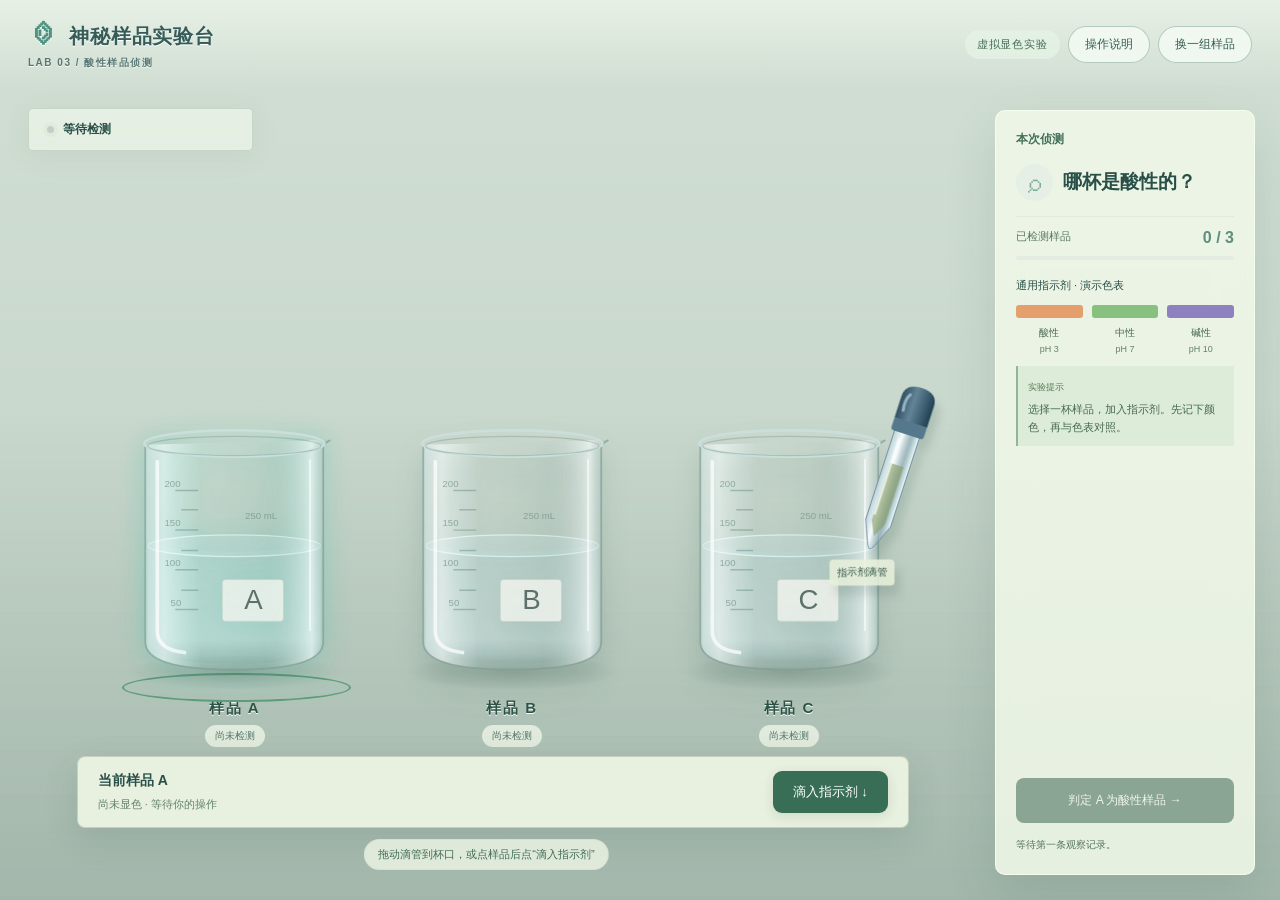
<file: ai-self-study/project/chemistry-lab/chemistry-lab.html>
<!doctype html><html lang="zh-CN"><head><meta charset="utf-8"><meta name="viewport" content="width=device-width,initial-scale=1"><title>神秘样品实验台 · 神秘样品侦测</title><style>
*{box-sizing:border-box}[hidden]{display:none!important}body{margin:0;font-family:Inter,"PingFang SC","Microsoft YaHei",sans-serif}button,input{font:inherit}button{cursor:pointer}button:disabled{cursor:default;opacity:.5}a{color:inherit;text-decoration:none}button:focus-visible,a:focus-visible,input:focus-visible{outline:3px solid #ffcb65;outline-offset:4px}button{touch-action:manipulation}.sr-only{position:absolute;width:1px;height:1px;overflow:hidden;clip-path:inset(50%)}.topbar{display:flex;align-items:center;justify-content:space-between;gap:16px;padding:22px 32px}.brand{font-size:18px;font-weight:800;letter-spacing:.04em}.brand small{display:block;font-size:10px;letter-spacing:.2em;margin-top:6px;opacity:.55}.top-actions{display:flex;align-items:center;gap:8px}.quiet{border:1px solid currentColor;background:transparent;color:inherit;border-radius:100px;padding:9px 16px;font-size:12px}.pill{border-radius:100px;padding:7px 12px;font-size:11px;letter-spacing:.08em}.modal{position:fixed;inset:0;z-index:100;display:grid;place-items:center;padding:20px;background:#07101b90;backdrop-filter:blur(10px)}.dialog{width:min(500px,100%);max-height:90vh;overflow:auto;background:#fff;border-radius:24px;padding:32px;box-shadow:0 30px 100px #0003}.dialog h2{font-size:30px;margin:8px 0 14px}.dialog p{line-height:1.8}.dialog button{padding:12px 18px;border:0;border-radius:12px}.toast{position:fixed;left:50%;bottom:30px;transform:translateX(-50%);z-index:120;background:#182c31;color:white;padding:13px 24px;border-radius:100px;box-shadow:0 8px 30px #0002;text-align:center;max-width:90%;font-size:14px;pointer-events:none}.footer-note{text-align:center;font-size:11px;opacity:.65;padding:18px}.primary{border:0;border-radius:12px;padding:13px 23px;font-weight:700;background:#ffcb65;color:#16292d}@media(max-width:700px){.topbar{padding:16px}.brand{font-size:16px}.quiet{padding:8px 11px;font-size:11px}.top-actions .pill{display:none}.dialog{padding:24px}.dialog h2{font-size:24px}}@media(prefers-reduced-motion:reduce){*,*:before,*:after{animation-duration:.001ms!important;transition-duration:.001ms!important}}html.reduce-motion *,html.reduce-motion *:before,html.reduce-motion *:after{animation:none!important;transition:none!important}

</style><style>
body{background:#eff3f1;color:#334c4a}.topbar{max-width:1500px;margin:auto;border-bottom:1px solid #59877925}.brand{color:#365c59}.brand b{font-size:28px;color:#4e9280;margin-right:6px}.pill{color:#749286;background:#dae9e0}.quiet{border-color:#9eb4ab80;color:#6f8c7e;background:#f9fbf8}.eyebrow{font-size:11px;letter-spacing:.14em;color:#6d9388}main{max-width:1440px;margin:auto;padding:0 30px}.heading{display:flex;align-items:flex-end;justify-content:space-between;padding:26px 0 24px;gap:24px}.heading h1{font-size:clamp(27px,3vw,41px);font-weight:600;margin:10px 0 0;letter-spacing:-.04em}.heading em{font-style:normal;color:#648f7c}.heading p{font-size:12px;line-height:1.9;color:#8aa093;margin:0}.lab-layout{display:grid;grid-template-columns:minmax(450px,1fr) 315px;gap:22px}.workbench{border:1px solid #b7c9c0;border-radius:18px;overflow:hidden;background:white;box-shadow:0 18px 40px #4c6c5b0d}.bench-status{display:flex;justify-content:space-between;padding:18px 22px;align-items:center;background:#fcfefd;border-bottom:1px solid #bcd0c25c;font-size:12px}.bench-status small{font-size:8px;letter-spacing:.1em;color:#a0b4aa}.bench-status i{display:inline-block;width:7px;height:7px;border-radius:100%;background:#c4cec7;margin-right:9px;box-shadow:0 0 0 4px #b8cbb721}.bench-status i.active{background:#57b998;box-shadow:0 0 10px #57b99870}.bench{height:465px;position:relative;background:url(https://assets.koudashijie.com/AIHackStack%E8%A7%86%E9%A2%91%E5%92%8CPPT/ai-project/chemistry-lab/assets/lab.png) center center/cover}.bench:after{content:"";position:absolute;inset:0;pointer-events:none;background:linear-gradient(transparent 65%,#d5e0da14)}.sample-grid{position:absolute;left:4%;right:16%;top:33%;height:58%;display:grid;grid-template-columns:repeat(3,1fr);gap:0;align-items:end}.sample{position:relative;border:0;background:transparent;color:#65766b;padding:0;min-width:0}.sample svg{display:block;width:100%;height:auto;filter:drop-shadow(0 10px 8px #21433613);transition:filter .3s}.sample.selected svg{filter:drop-shadow(0 0 7px #6fada04d)}.sample.selected:before{content:"";position:absolute;border:1px solid #6fada06b;border-radius:50%;width:85%;height:22px;bottom:28px;left:7.5%;background:#57b7920c}.sample .sample-name{display:block;font-size:13px;letter-spacing:.1em;margin-top:-5px;font-weight:600}.sample small{display:block;font-size:10px;margin-top:5px;color:#97a39b}.sample.over svg{filter:drop-shadow(0 0 13px #53c9a8)}.sample.over:after{content:"释放滴入";position:absolute;left:50%;top:-22px;transform:translateX(-50%);font-size:10px;white-space:nowrap;background:#4d8a78;color:white;border-radius:20px;padding:5px 10px}.liquid-color{transition:fill .9s,fill-opacity .9s}.liquid-surface{transition:fill .9s,fill-opacity .9s}.dropper{position:absolute;left:85%;top:37%;width:56px;height:184px;z-index:8;cursor:grab;touch-action:none;user-select:none;transform:rotate(18deg);transform-origin:50% 70%;filter:drop-shadow(8px 8px 4px #21433626);transition:filter .2s}.dropper svg{width:100%;height:160px}.dropper span{display:block;font-size:10px;white-space:nowrap;color:#526e62;transform:rotate(-18deg);text-align:center}.dropper.dragging{cursor:grabbing;transform:rotate(0);filter:drop-shadow(12px 15px 6px #21433638)}.dropper.armed{filter:drop-shadow(0 0 8px #54b99b)}.bench-tip{position:absolute;bottom:10px;left:50%;transform:translateX(-50%);font-size:10px;background:#fafffadd;color:#779486;border:1px solid #ccd8d075;padding:7px 13px;border-radius:100px;white-space:nowrap;z-index:5}.tool-bar{display:flex;justify-content:space-between;align-items:center;padding:22px;background:#fff}.tool-bar strong{font-size:14px;font-weight:600;display:block}.tool-bar small{font-size:11px;color:#a0b0a5;display:block;margin-top:7px}.primary{color:#fff;background:#4d8877;border-radius:9px;padding:12px 20px;font-size:12px;font-weight:500}.inspector{border:1px solid #b7c9c03d;border-radius:18px;padding:23px;background:#fbfdfa}.panel-title{display:flex;align-items:center;justify-content:space-between;font-size:13px;font-weight:600}.panel-title small{font-size:8px;letter-spacing:.1em;font-weight:400;color:#9cb1a5}.mission{display:flex;align-items:center;gap:14px;margin:25px 0 22px}.mission-icon{font-size:36px;color:#7fac99;display:grid;place-items:center;background:#e5efe6;border-radius:50%;width:54px;height:54px}.mission small{font-size:10px;color:#9aae9e}.mission h2{font-size:19px;margin:7px 0}.mission p{font-size:11px;color:#a0b1a4;margin:0}.progress{position:relative;border-top:1px solid #bdd0c53d;padding-top:17px;font-size:11px;color:#8a9e90}.progress strong{float:right;color:#5c8f7d;font-size:16px}.progress>div{height:4px;border-radius:100px;background:#e3ece3;margin-top:17px;overflow:hidden}.progress i{display:block;background:#78ae97;height:100%;width:0;transition:width .6s}.indicator{margin-top:22px}.indicator h3{font-size:12px;font-weight:500}.color-scale{display:flex;justify-content:space-between;gap:9px;margin-top:15px}.color-scale>span{flex:1;text-align:center}.color-scale i{display:block;height:13px;border-radius:3px;background:var(--c);opacity:.8}.color-scale b{display:block;font-size:10px;margin-top:8px;color:#839a89;font-weight:500}.color-scale small{display:block;font-size:9px;margin-top:4px;color:#a7b7ab}.indicator p{font-size:9px;color:#adbbb1;line-height:1.7;margin-top:13px}.hint-box{margin:18px 0;background:#edf3eb;border-left:2px solid #92b598;padding:12px}.hint-box small{font-size:9px;color:#7a9d81}.hint-box p{font-size:11px;color:#829887;line-height:1.8;margin:7px 0 0}#judge{width:100%;background:#385f53;color:#f3fbf5;border:0;border-radius:8px;font-size:12px;padding:13px 10px}.log{margin-top:14px;font-size:10px;color:#8fa397;line-height:1.9;max-height:72px;overflow:auto}.log p{margin:4px 0}.how{display:flex;justify-content:center;gap:28px;align-items:center;padding:29px 0 15px}.how b{font-size:12px;font-weight:500;display:block}.how div>span{font-size:10px;color:#a0b3a6;display:block;margin-top:7px}.how i{font-style:normal;color:#bad1c2;font-size:19px}.simulation{font-size:10px;color:#98b1a2;border:1px solid #bfd1c655;border-radius:100px;padding:8px 12px}.droplet{position:absolute;width:9px;height:14px;border-radius:50% 50% 50% 0;background:#79a39ab0;transform:rotate(-45deg);z-index:7;pointer-events:none;animation:drop .6s ease-in forwards}.ripple{position:absolute;width:50px;height:8px;border:1px solid #f5ffff;border-radius:50%;z-index:6;pointer-events:none;animation:ripple .9s ease-out forwards}.dialog{background:#f7fbf7;color:#4d6d59;border:1px solid #b6d0bd;border-radius:18px}.modal-actions{display:flex;gap:10px;flex-wrap:wrap}.results{display:grid;grid-template-columns:repeat(3,1fr);gap:10px;margin:20px 0}.results div{padding:15px 10px;background:#eaf1e8;border-radius:10px;text-align:center}.results b{display:block;margin-bottom:8px}.results small{display:block;margin-top:7px;font-size:11px;color:#849e88}@keyframes drop{to{translate:0 82px;opacity:.3}}@keyframes ripple{to{scale:2;opacity:0}}@media(max-width:1050px){.lab-layout{grid-template-columns:minmax(350px,1fr) 270px;gap:15px}.inspector{padding:18px}.bench{height:430px}.sample-grid{left:1%;right:15%}.tool-bar{padding:18px}.how{gap:18px}}@media(max-width:760px){main{padding:0 14px}.lab-layout{grid-template-columns:1fr}.heading{display:block;padding:22px 0 18px}.heading p{margin-top:12px}.bench{height:380px}.bench-status{padding:14px}.bench-status small{font-size:7px}.sample-grid{top:35%;left:1%;right:14%;height:52%;gap:0}.dropper{left:86%;top:35%;width:43px;height:155px}.dropper svg{height:135px}.dropper span{font-size:8px}.bench-tip{font-size:9px;width:90%;text-align:center;white-space:normal}.sample .sample-name{font-size:12px}.sample small{font-size:8px}.tool-bar{padding:17px 15px}.tool-bar small{font-size:9px}.primary{padding:11px 15px;font-size:11px}.inspector{display:grid;grid-template-columns:1fr 1fr;gap:16px;padding:19px}.panel-title{grid-column:1/-1}.mission{margin:0;grid-column:1/-1}.progress{margin:0;align-self:start}.indicator{margin:0}.indicator h3{margin-top:0;font-size:11px}.color-scale{margin-top:10px}.hint-box{margin:0;grid-column:1/-1}#judge{grid-column:1/-1}.log{grid-column:1/-1;margin:0}.how{gap:10px;flex-wrap:wrap;padding:24px 0 5px}.how div>span{font-size:9px}.how b{font-size:11px}.simulation{margin-top:7px}.topbar{gap:8px}.brand{font-size:16px}.brand b{font-size:22px}.brand small{font-size:8px}.top-actions button{font-size:10px;padding:7px 9px}.heading h1{font-size:28px}.footer-note{font-size:9px;line-height:1.8}.mission h2{font-size:18px}}

</style><style>
html,body{width:100%;height:100%;overflow:hidden}body{background:#cad9ce url(https://assets.koudashijie.com/AIHackStack%E8%A7%86%E9%A2%91%E5%92%8CPPT/ai-project/chemistry-lab/assets/lab.png) center/cover fixed;color:#284f48}body:before{content:"";position:fixed;inset:0;background:linear-gradient(#f2f7ed33,transparent 45%,#274c3c44);pointer-events:none}.topbar{position:fixed;top:0;left:0;right:0;z-index:10;max-width:none;padding:18px 28px;background:linear-gradient(#eaf3e8de,#eaf3e800);border:0}.brand{font-size:20px;text-shadow:0 1px #fff}.brand small{opacity:.8;letter-spacing:.15em}.quiet{background:#f4fbf4d9;border:1px solid #789d8a80;color:#375f53}.pill{background:#e5f3e5c9;color:#466b58}main{position:fixed;inset:0;max-width:none;padding:0}.heading,.how,.footer-note{display:none}.lab-layout{display:block;height:100%}.workbench{position:absolute;inset:0;border:0;border-radius:0;background:none;box-shadow:none;overflow:visible}.bench-status{position:absolute;left:28px;top:108px;z-index:3;background:#eaf3e6d9;border:1px solid #85a08c55;border-radius:5px;padding:12px 18px;min-width:225px;box-shadow:0 5px 30px #244d3310}.bench-status small{display:none}.bench{position:absolute;inset:0;height:auto;background:none}.sample-grid{left:8%;right:28%;top:auto;bottom:17%;height:auto;align-items:end;gap:1vw}.sample svg{max-height:43vh;filter:drop-shadow(0 16px 13px #234a3e33)}.sample .sample-name{font-size:15px;color:#284f42;text-shadow:0 1px #fff;margin-top:-7px}.sample small{color:#4e7364;background:#eff5e9c9;width:max-content;margin:7px auto 0;padding:4px 10px;border-radius:20px}.sample.selected svg{filter:drop-shadow(0 0 13px #2fbea377)}.sample.selected:before{border:2px solid #5b9a77;bottom:45px;height:25px}.dropper{left:66%;top:42%;width:65px;height:210px}.dropper svg{height:180px}.dropper span{color:#264c3e;background:#e8f1dcdd;border-radius:4px;padding:6px}.bench-tip{bottom:30px;left:38%;max-width:65%;font-size:11px;background:#edf5e5cf;color:#3f6b55;white-space:normal;text-align:center}.tool-bar{position:absolute;left:6%;right:29%;bottom:8%;z-index:4;padding:14px 20px;background:#f3f8e7db;border:1px solid #a5b5a088;border-radius:8px;box-shadow:0 12px 35px #234c3b22;backdrop-filter:blur(14px)}.tool-bar small{color:#63816c}.primary{background:#376e55;box-shadow:0 3px 12px #284f3b22;font-size:13px}.inspector{position:absolute;right:25px;top:110px;bottom:25px;width:260px;overflow:auto;display:flex;flex-direction:column;gap:12px;padding:20px;background:#eff7e7e0;backdrop-filter:blur(18px);border:1px solid #f8fff2cc;border-radius:10px;box-shadow:0 20px 50px #254c3f22}.panel-title{color:#426f58;font-size:12px}.panel-title small{display:none}.mission{margin:0;gap:10px}.mission-icon{width:37px;height:37px;font-size:26px}.mission small,.mission p{display:none}.mission h2{font-size:19px;margin:9px 0}.progress{padding-top:12px;color:#577962}.progress>div{margin-top:12px}.indicator{margin:0}.indicator h3{font-size:11px;margin:6px 0}.color-scale{margin-top:12px}.color-scale b{color:#48694f}.color-scale small{color:#648267}.indicator p{display:none}.hint-box{margin:0;padding:10px;background:#d8e7d4ad}.hint-box p{font-size:11px;line-height:1.6;color:#47694f}.hint-box small{color:#547952}.log{margin:0;color:#55755d;max-height:75px;font-size:10px}#judge{margin-top:auto;padding:14px 7px;background:#315c48}.toast{bottom:22px}.modal{background:#1b3c3266}.dialog{background:#f0f7e7}.results{font-size:12px}@media(min-width:1000px) and (max-height:680px){.topbar{padding:12px 24px}.bench-status{top:82px}.inspector{top:80px;gap:8px;padding:14px}.mission h2{font-size:17px}.hint-box{padding:7px}.log{max-height:36px}.sample-grid{bottom:19%}.sample svg{max-height:42vh}.tool-bar{bottom:7%;padding:11px 16px}.bench-tip{bottom:18px}}@media(max-width:800px){.topbar{padding:12px 14px;align-items:start}.brand{font-size:15px}.brand b{display:none}.brand small{font-size:7px}.quiet{font-size:10px;padding:7px 9px}.top-actions{gap:5px}.top-actions .pill{display:none}.bench-status{top:77px;left:14px;padding:9px 12px;min-width:155px;font-size:10px}.inspector{right:12px;left:12px;top:auto;bottom:12px;width:auto;height:185px;padding:12px;display:grid;grid-template-columns:1fr 1fr;gap:7px 12px;border-radius:8px;overflow:hidden}.panel-title,.mission,.indicator p,.log,.hint-box small{display:none}.progress{grid-column:1;margin:0;padding:0;font-size:10px;border:0}.progress strong{font-size:14px}.progress>div{margin-top:7px}.indicator{grid-column:2;grid-row:1/3;margin:0}.indicator h3{font-size:9px;margin:0}.color-scale{margin-top:7px}.color-scale i{height:8px}.color-scale b{margin-top:5px;font-size:9px}.color-scale small{font-size:8px;margin-top:2px}.hint-box{grid-column:1;margin:0;padding:5px 8px;overflow:hidden}.hint-box p{font-size:9px;margin:0;line-height:1.4}#judge{grid-column:1/-1;margin:0;padding:10px;font-size:11px}.sample-grid{left:3%;right:14%;bottom:calc(200px + 14%);gap:0}.sample svg{max-height:28vh}.sample .sample-name{font-size:11px}.sample small{font-size:8px;padding:3px 6px;margin-top:3px}.dropper{left:82%;top:30%;width:37px;height:130px}.dropper svg{height:110px}.dropper span{font-size:7px;padding:4px;transform:rotate(-18deg) translateX(-6px)}.tool-bar{left:12px;right:12px;bottom:207px;padding:10px 12px}.tool-bar strong{font-size:11px}.tool-bar small{font-size:9px;margin-top:4px}.primary{padding:10px 12px;font-size:11px}.bench-tip{bottom:auto;top:115px;left:45%;width:78%;font-size:9px;padding:5px}.sample.selected:before{bottom:34px;height:16px}.toast{bottom:210px;font-size:11px}}@media(max-height:470px) and (min-width:600px){.topbar{padding:8px 15px}.bench-status{top:65px}.inspector{top:65px;bottom:10px;width:220px;left:auto;right:12px;height:auto;display:flex;gap:6px;overflow:auto}.mission,.panel-title,.log{display:none}.sample-grid{left:6%;right:33%;bottom:25%}.sample svg{max-height:43vh}.dropper{left:62%;top:35%}.tool-bar{left:3%;right:33%;bottom:5%}.bench-tip{display:none}.indicator{display:block}.hint-box p{font-size:10px}.indicator h3{font-size:10px}}
</style></head><body><header class="topbar"><a class="brand" href="chemistry-lab.html"><b>⌬</b> 神秘样品实验台<small>LAB 03 / 酸性样品侦测</small></a><div class="top-actions"><span class="pill">虚拟显色实验</span><button class="quiet" id="help">操作说明</button><button class="quiet" id="restart">换一组样品</button></div></header><main><div class="heading"><div><span class="eyebrow">观察，是发现的开始</span><h1>三杯未知，<em>一个隐藏答案。</em></h1></div><p>用通用指示剂找出酸性样品。<br>先操作，再观察，最后作出你的判断。</p></div><section class="lab-layout"><section class="workbench"><div class="bench-status"><span><i id="status-light"></i><b id="bench-status">等待检测</b></span><small>UNIVERSAL INDICATOR · VIRTUAL DEMO</small></div><div class="bench" id="bench"><div class="sample-grid" id="samples"></div><div class="dropper" id="dropper" role="button" tabindex="0" aria-label="选取或拖动滴管"><svg viewBox="0 0 64 180" aria-hidden="true"><defs><linearGradient id="pipette" x1="0" x2="1"><stop stop-color="#bcd4dbe0"/><stop offset=".35" stop-color="#faffffee"/><stop offset=".7" stop-color="#97b3c1a6"/><stop offset="1" stop-color="#eeffff"/></linearGradient><linearGradient id="bulb" x1="0" x2="1"><stop stop-color="#314e62"/><stop offset=".4" stop-color="#638497"/><stop offset="1" stop-color="#203f52"/></linearGradient></defs><path d="M19 43V145L29 169Q32 175 35 169L45 145V43Z" fill="url(#pipette)" stroke="#7893a6" stroke-width="1"/><path d="M25 84V144L32 159L39 144V84" fill="#829a6199"/><rect x="15" y="37" width="34" height="15" rx="3" fill="#56788c"/><path d="M15 39V17Q15 3 32 3T49 17V39Z" fill="url(#bulb)"/><path d="M23 13Q19 19 21 30" stroke="#94b3c5" stroke-width="3" fill="none" stroke-linecap="round"/><path d="M26 58V138" stroke="#fff" stroke-width="2" opacity=".8"/></svg><span>指示剂滴管</span></div><div class="bench-tip" id="bench-tip">拖动滴管到杯口，或点样品后点“滴入指示剂”</div></div><div class="tool-bar"><div><strong id="selected">当前样品 A</strong><small id="observation">尚未显色 · 等待你的操作</small></div><button class="primary" id="dose">滴入指示剂 ↓</button></div></section><aside class="inspector"><div class="panel-title"><span>本次侦测</span><small>OBSERVATION LOG</small></div><div class="mission"><span class="mission-icon">⌕</span><div><small>寻找隐藏样品</small><h2>哪杯是酸性的？</h2><p>颜色是你的线索。</p></div></div><div class="progress"><span>已检测样品</span><strong id="count">0 / 3</strong><div><i id="progress-bar"></i></div></div><section class="indicator"><h3>通用指示剂 · 演示色表</h3><div class="color-scale"><span style="--c:#e48b50"><i></i><b>酸性</b><small>pH 3</small></span><span style="--c:#70b467"><i></i><b>中性</b><small>pH 7</small></span><span style="--c:#7865b8"><i></i><b>碱性</b><small>pH 10</small></span></div><p>本实验采用三个预设 pH 的显色模型，实际颜色会随指示剂配方变化。</p></section><div class="hint-box"><small>实验提示</small><p id="hint-text">选择一杯样品，加入指示剂。先记下颜色，再与色表对照。</p></div><button id="judge" disabled>判定 A 为酸性样品 →</button><div id="log" class="log" aria-live="polite"><span>等待第一条观察记录。</span></div></aside></section><section class="how"><div><b>取样观察</b><span>拖动滴管或点选操作</span></div><i>→</i><div><b>对照颜色</b><span>观察每杯独立的显色</span></div><i>→</i><div><b>提出判断</b><span>用证据解释你的答案</span></div><span class="simulation">教学模型 · 非实测数据</span></section><p class="footer-note">由学生借助 AI 制作的虚拟实验作品 · 实验提示为预写内容，无在线 AI 调用 · 重复滴入仅加深显色，不改变预设 pH</p></main><div class="modal" id="modal" hidden role="dialog" aria-modal="true" aria-labelledby="modal-title"><div class="dialog"><span class="eyebrow">LAB DISCOVERY</span><h2 id="modal-title"></h2><div class="modal-body"></div><div class="modal-actions"></div></div></div><script>
window.DemoUI={toast(message){let el=document.querySelector('.toast');if(!el){el=document.createElement('div');el.className='toast';el.setAttribute('role','status');document.body.append(el)}el.textContent=message;el.hidden=false;clearTimeout(this.timer);this.timer=setTimeout(()=>el.hidden=true,2600)},modal(title,content,actions=[]){const el=document.querySelector('#modal');el.querySelector('h2').textContent=title;el.querySelector('.modal-body').innerHTML=content;const box=el.querySelector('.modal-actions');box.replaceChildren();actions.forEach(a=>{const b=document.createElement('button');b.textContent=a.label;b.className=a.primary?'primary':'quiet';b.onclick=()=>{if(a.close!==false)this.close();a.run?.()};box.append(b)});this.focus=document.activeElement;el.hidden=false;box.querySelector('button')?.focus()},close(){document.querySelector('#modal').hidden=true;this.focus?.focus()},reduced:matchMedia('(prefers-reduced-motion: reduce)').matches};document.addEventListener('keydown',e=>{if(e.key==='Escape'&&!document.querySelector('#modal')?.hidden)DemoUI.close();if(e.key==='Tab'){const m=document.querySelector('#modal');if(m&&!m.hidden){const b=[...m.querySelectorAll('button,a,input')];if(e.shiftKey&&document.activeElement===b[0]){e.preventDefault();b.at(-1)?.focus()}else if(!e.shiftKey&&document.activeElement===b.at(-1)){e.preventDefault();b[0]?.focus()}}}});

</script><script>
// 通用指示剂的简化显色模型。数字为预设，不是实际测量。
window.CHEMISTRY={samples:[{kind:'酸性',ph:3,color:'#e48b50',explanation:'呈橙色，与本演示色表中的酸性样品对应。'},{kind:'中性',ph:7,color:'#70b467',explanation:'呈绿色，与本演示色表中的中性样品对应。'},{kind:'碱性',ph:10,color:'#7865b8',explanation:'呈蓝紫色，与本演示色表中的碱性样品对应。'}],maxDrops:4};

</script><script>
const $=s=>document.querySelector(s);let turn=Math.floor(Math.random()*3),selected=0,samples=[],armed=false,busy=false,drag=null,logs=[];
function glass(i){return `<svg viewBox="0 0 220 270" role="img" aria-label="样品 ${'ABC'[i]} 的玻璃烧杯"><defs><linearGradient id="glass${i}" x1="0" x2="1"><stop stop-color="#d6e8e699"/><stop offset=".1" stop-color="#faffff99"/><stop offset=".3" stop-color="#efffff16"/><stop offset=".65" stop-color="#9eb8b21a"/><stop offset=".9" stop-color="#faffff99"/><stop offset="1" stop-color="#88a69e55"/></linearGradient><linearGradient id="liq${i}" x1="0" y1="0" x2="0" y2="1"><stop stop-color="#ffffff00"/><stop offset=".8" stop-color="#efffff30"/><stop offset="1" stop-color="#496b6830"/></linearGradient><clipPath id="clip${i}"><path d="M38 56V218Q38 235 110 235T182 218V56Z"/></clipPath><radialGradient id="shadow${i}"><stop stop-color="#35564a44"/><stop offset="1" stop-color="#35564a00"/></radialGradient></defs><ellipse cx="110" cy="242" rx="90" ry="15" fill="url(#shadow${i})"/><g clip-path="url(#clip${i})"><path class="liquid-color" d="M38 136Q110 148 182 136V218Q182 235 110 235T38 218Z" fill="#afd5dc" fill-opacity=".25"/><path d="M38 136Q110 148 182 136V218Q182 235 110 235T38 218Z" fill="url(#liq${i})"/><ellipse class="liquid-surface" cx="110" cy="137" rx="72" ry="9" fill="#c4e0e0" fill-opacity=".3"/><ellipse cx="110" cy="137" rx="72" ry="9" fill="none" stroke="#ecffff" stroke-opacity=".65" stroke-width="1"/></g><path d="M36 53V217Q36 240 110 240T184 217V53L190 49" fill="url(#glass${i})" stroke="#789b95" stroke-opacity=".65" stroke-width="1.5"/><ellipse cx="110" cy="52" rx="75" ry="11" fill="#f5ffff14" stroke="#cadfdb" stroke-width="2"/><ellipse cx="110" cy="54" rx="72" ry="8" fill="none" stroke="#5f837d" stroke-opacity=".3"/><path d="M46 66V208Q46 224 70 226" fill="none" stroke="#fff" stroke-width="3" opacity=".7"/><path d="M173 65V208" fill="none" stroke="#fff" stroke-width="1.6" opacity=".6"/><path d="M61 91H80M66 107H80M61 124H80M66 141H80M61 157H80M66 174H80M61 190H80" fill="none" stroke="#6d928b" stroke-width="1.2" opacity=".5"/><g fill="#6a8b83" font-size="8" font-family="sans-serif" opacity=".65"><text x="52" y="88">200</text><text x="52" y="121">150</text><text x="52" y="154">100</text><text x="57" y="187">50</text><text x="119" y="115">250 mL</text></g><rect x="100" y="165" width="51" height="35" rx="3" fill="#f3f6efcc" stroke="#b9ccc077"/><text x="126" y="190" text-anchor="middle" fill="#5c7169" font-size="23" font-family="sans-serif">${'ABC'[i]}</text></svg><span class="sample-name">样品 ${'ABC'[i]}</span><small class="sample-info">尚未检测</small>`}
function reset(){turn=(turn+1)%3;samples=CHEMISTRY.samples.map((_,i)=>({...CHEMISTRY.samples[(i+turn)%3],drops:0}));selected=0;busy=false;armed=false;logs=[];$('#samples').replaceChildren();samples.forEach((s,i)=>{let b=document.createElement('button');b.className='sample';b.dataset.index=i;b.innerHTML=glass(i);b.onclick=()=>{select(i);if(armed)dose(i)};$('#samples').append(b)});$('#bench-status').textContent='等待检测';$('#status-light').classList.remove('active');$('#hint-text').textContent='选择一杯样品，加入指示剂。先记下颜色，再与色表对照。';$('#log').innerHTML='<span>等待第一条观察记录。</span>';$('#dropper').classList.remove('armed','dragging');$('#dropper').style.left='';$('#dropper').style.top='';update();}
function select(i){selected=i;update();}function update(){document.querySelectorAll('.sample').forEach((b,i)=>b.classList.toggle('selected',i===selected));let s=samples[selected];$('#selected').textContent='当前样品 '+'ABC'[selected];$('#judge').textContent='判定 '+'ABC'[selected]+' 为酸性样品 →';$('#judge').disabled=!s.drops||busy;$('#dose').disabled=busy;$('#observation').textContent=s.drops?`已加入 ${s.drops} 滴 · 显色${s.drops>1?'加深':'完成'}`:'尚未显色 · 等待你的操作';let n=samples.filter(s=>s.drops).length;$('#count').textContent=n+' / 3';$('#progress-bar').style.width=n/3*100+'%';}
function dose(i){if(busy)return;select(i);const s=samples[i];if(s.drops>=CHEMISTRY.maxDrops){DemoUI.toast('显色已经充分，重复滴入不会改变样品酸碱性');return;}busy=true;update();armed=false;$('#dropper').classList.remove('armed');const b=document.querySelector(`[data-index="${i}"]`),br=$('#bench').getBoundingClientRect(),r=b.querySelector('svg').getBoundingClientRect();const drop=document.createElement('i');drop.className='droplet';drop.style.left=(r.left+r.width*.5-br.left-4)+'px';drop.style.top=(r.top+r.height*.35-br.top)+'px';$('#bench').append(drop);$('#bench-status').textContent='正在显色';setTimeout(()=>{drop.remove();s.drops++;const opacity=Math.min(.64,.32+s.drops*.08);b.querySelector('.liquid-color').setAttribute('fill',s.color);b.querySelector('.liquid-color').setAttribute('fill-opacity',opacity);b.querySelector('.liquid-surface').setAttribute('fill',s.color);b.querySelector('.liquid-surface').setAttribute('fill-opacity',opacity+.12);b.querySelector('.sample-info').textContent='已显色 · '+s.drops+' 滴';const ripple=document.createElement('i');ripple.className='ripple';ripple.style.left=(r.left+r.width*.5-br.left-25)+'px';ripple.style.top=(r.top+r.height*.507-br.top)+'px';$('#bench').append(ripple);setTimeout(()=>ripple.remove(),950);logs.unshift(`样品 ${'ABC'[i]}：第 ${s.drops} 滴，${s.drops>1?'显色加深':'出现颜色'}。`);$('#log').innerHTML=logs.slice(0,6).map(t=>'<p>'+t+'</p>').join('');$('#bench-status').textContent='观察中';$('#hint-text').textContent='样品 '+ 'ABC'[i]+' 已显色。对照右侧演示色表，或检测另一杯作比较。';busy=false;update();},650)}
$('#dose').onclick=()=>dose(selected);$('#restart').onclick=()=>{if(!busy){DemoUI.close();reset();DemoUI.toast('样品代号已交换，开始新的侦测')}};$('#judge').onclick=()=>{const s=samples[selected];if(!s.drops||busy)return;if(s.kind!=='酸性'){DemoUI.modal('这个判断还需要调整',`<p>样品 ${'ABC'[selected]} ${s.explanation}</p><p>再观察一下橙色对应哪一杯，可以继续检测其他样品。</p>`,[{label:'继续侦测',primary:true}]);return;}$('#status-light').classList.add('active');$('#bench-status').textContent='侦测完成';$('#hint-text').textContent='你用颜色作出了判断。换一组样品，试着再次找到酸性样品。';DemoUI.modal('找到隐藏的酸性样品了！',`<p>样品 ${'ABC'[selected]} 呈橙色，与本演示的酸性颜色对应。你完成了“操作 → 观察 → 判断”。</p><div class="results">${samples.map((s,i)=>`<div><b>样品 ${'ABC'[i]}</b><span style="color:${s.color}">${s.kind}</span><small>预设 pH ${s.ph}<br>${s.drops?'已观察显色':'尚未检测'}</small></div>`).join('')}</div><p style="font-size:12px">这些 pH 是模型预设，完整结果在答对后揭示。重复滴入仅加深显示颜色，不改变样品 pH。</p>`,[{label:'换一组再侦测',primary:true,run:reset},{label:'留在实验台'}]);};$('#help').onclick=()=>DemoUI.modal('拿起滴管，寻找颜色线索','<p>电脑可以拖动滴管到杯口释放。手机也可以点选样品，再点“滴入指示剂”。</p><p>橙色对应本演示的酸性样品，绿色是中性，蓝紫色是碱性。对照色表后，提交你的判断。</p><p>这是虚拟显色模型；不需要准备真实化学品。</p>',[{label:'开始侦测',primary:true}]);
const tool=$('#dropper');tool.addEventListener('pointerdown',e=>{if(busy)return;e.preventDefault();const r=tool.getBoundingClientRect();drag={sx:e.clientX,sy:e.clientY,moved:false,offsetX:e.clientX-r.left,offsetY:e.clientY-r.top};tool.setPointerCapture(e.pointerId);tool.classList.add('dragging')});tool.addEventListener('pointermove',e=>{if(!drag)return;const r=$('#bench').getBoundingClientRect();if(Math.hypot(e.clientX-drag.sx,e.clientY-drag.sy)>6)drag.moved=true;tool.style.left=(e.clientX-r.left-tool.offsetWidth*.5)+'px';tool.style.top=(e.clientY-r.top-130)+'px';document.querySelectorAll('.sample').forEach(b=>{const q=b.getBoundingClientRect();b.classList.toggle('over',e.clientX>=q.left&&e.clientX<=q.right&&e.clientY>q.top-50&&e.clientY<q.bottom)})});function release(e){if(!drag)return;let hit=null;document.querySelectorAll('.sample').forEach(b=>{if(b.classList.contains('over'))hit=+b.dataset.index;b.classList.remove('over')});if(drag.moved&&hit!==null)dose(hit);else if(!drag.moved){armed=!armed;tool.classList.toggle('armed',armed);DemoUI.toast(armed?'滴管已选取，现在点一杯样品':'滴管已放下')}drag=null;tool.classList.remove('dragging');tool.style.left='';tool.style.top='';}tool.addEventListener('pointerup',release);tool.addEventListener('pointercancel',()=>{drag=null;tool.classList.remove('dragging');tool.style.left='';tool.style.top='';document.querySelectorAll('.sample').forEach(b=>b.classList.remove('over'))});tool.addEventListener('keydown',e=>{if(e.key==='Enter'||e.key===' '){e.preventDefault();armed=!armed;tool.classList.toggle('armed',armed);DemoUI.toast('点选样品即可滴入')}});reset();

</script></body></html>
</file>
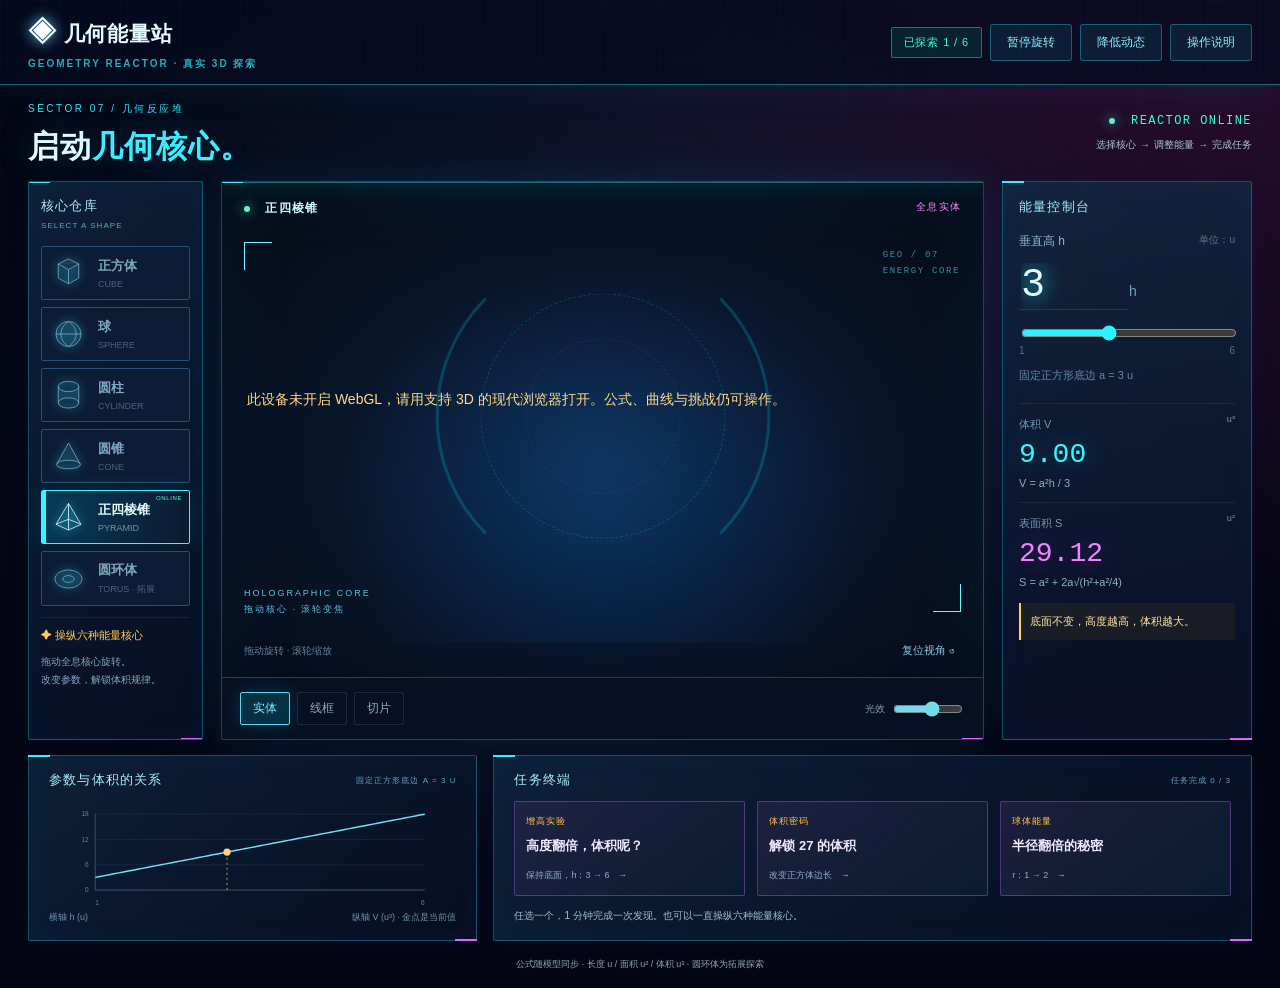
<file: ai-self-study/project/geometry-lab/geometry-lab.html>
<!doctype html><html lang="zh-CN"><head><meta charset="utf-8"><meta name="viewport" content="width=device-width,initial-scale=1"><title>几何能量站 · 3D 数学探索</title><style>
*{box-sizing:border-box}[hidden]{display:none!important}body{margin:0;font-family:Inter,"PingFang SC","Microsoft YaHei",sans-serif}button,input{font:inherit}button{cursor:pointer}button:disabled{cursor:default;opacity:.5}a{color:inherit;text-decoration:none}button:focus-visible,a:focus-visible,input:focus-visible{outline:3px solid #ffcb65;outline-offset:4px}button{touch-action:manipulation}.sr-only{position:absolute;width:1px;height:1px;overflow:hidden;clip-path:inset(50%)}.topbar{display:flex;align-items:center;justify-content:space-between;gap:16px;padding:22px 32px}.brand{font-size:18px;font-weight:800;letter-spacing:.04em}.brand small{display:block;font-size:10px;letter-spacing:.2em;margin-top:6px;opacity:.55}.top-actions{display:flex;align-items:center;gap:8px}.quiet{border:1px solid currentColor;background:transparent;color:inherit;border-radius:100px;padding:9px 16px;font-size:12px}.pill{border-radius:100px;padding:7px 12px;font-size:11px;letter-spacing:.08em}.modal{position:fixed;inset:0;z-index:100;display:grid;place-items:center;padding:20px;background:#07101b90;backdrop-filter:blur(10px)}.dialog{width:min(500px,100%);max-height:90vh;overflow:auto;background:#fff;border-radius:24px;padding:32px;box-shadow:0 30px 100px #0003}.dialog h2{font-size:30px;margin:8px 0 14px}.dialog p{line-height:1.8}.dialog button{padding:12px 18px;border:0;border-radius:12px}.toast{position:fixed;left:50%;bottom:30px;transform:translateX(-50%);z-index:120;background:#182c31;color:white;padding:13px 24px;border-radius:100px;box-shadow:0 8px 30px #0002;text-align:center;max-width:90%;font-size:14px;pointer-events:none}.footer-note{text-align:center;font-size:11px;opacity:.65;padding:18px}.primary{border:0;border-radius:12px;padding:13px 23px;font-weight:700;background:#ffcb65;color:#16292d}@media(max-width:700px){.topbar{padding:16px}.brand{font-size:16px}.quiet{padding:8px 11px;font-size:11px}.top-actions .pill{display:none}.dialog{padding:24px}.dialog h2{font-size:24px}}@media(prefers-reduced-motion:reduce){*,*:before,*:after{animation-duration:.001ms!important;transition-duration:.001ms!important}}html.reduce-motion *,html.reduce-motion *:before,html.reduce-motion *:after{animation:none!important;transition:none!important}

</style><style>
body{background:#070d1c;color:#c9d8ef;background-image:radial-gradient(ellipse at 40% 0,#12344877,transparent 60%),linear-gradient(#070d1c,#10172d)}.topbar{border-bottom:1px solid #44aaf32c;max-width:1600px;margin:auto}.brand b{color:#77e8ff;text-shadow:0 0 14px #54caff}.pill{background:#56d9eb15;color:#6be7d7}.quiet{border-color:#5d76954a;color:#bbccdf}.eyebrow{font-size:10px;letter-spacing:.19em;color:#64d6ed}.heading{display:flex;justify-content:space-between;align-items:center;margin:26px 0 22px}.heading h1{font-size:clamp(27px,3vw,39px);margin:10px 0 0;letter-spacing:-.04em}.heading em{color:#f6ce76;font-style:normal}.status{font-size:12px;color:#6debc4;text-align:right}.status small{display:block;color:#718ba4;margin-top:10px}.status i,.reactor-head i{display:inline-block;background:#66f2c4;width:6px;height:6px;border-radius:100%;margin-right:7px;box-shadow:0 0 12px #38efb9}main{padding:0 30px;max-width:1560px;margin:auto}.dashboard{display:grid;grid-template-columns:190px minmax(300px,1fr) 280px;gap:16px}.panel{border:1px solid #5885b635;border-radius:16px;background:linear-gradient(135deg,#131d3499,#0c1428c9);position:relative;box-shadow:inset 0 1px #a3d7ff0b}.panel-title{display:flex;justify-content:space-between;align-items:center;font-size:13px;gap:10px}.panel-title small{font-size:8px;color:#5985ab;letter-spacing:.13em}.library{padding:20px 14px}.library .panel-title{display:block}.library .panel-title small{display:block;margin:6px 0 16px}#shape-list{display:grid;gap:7px}#shape-list button{border:1px solid #547bad29;background:#19274066;color:#adc2de;display:flex;align-items:center;gap:12px;padding:10px;border-radius:9px;text-align:left;transition:.2s}#shape-list button.active{border-color:#62dff3;background:#37a5c21c;color:#b4f6ff;box-shadow:0 0 22px #56cfe31a}#shape-list svg{width:34px;height:34px;stroke:currentColor;stroke-width:1.4;fill:#6ec7fb10}#shape-list strong{font-size:13px;display:block}#shape-list small{font-size:9px;display:block;opacity:.5;margin-top:4px}.library-note{border-top:1px solid #5885b626;margin-top:17px;padding-top:16px;font-size:11px;color:#8097b6}.library-note span{color:#f3cb74}.library-note p{line-height:1.8}.reactor{overflow:hidden;background:radial-gradient(ellipse at 50% 40%,#26347945,transparent 65%),#090f22}.reactor-head{position:absolute;z-index:3;top:20px;left:22px;right:22px;display:flex;justify-content:space-between;font-size:12px;pointer-events:none}.reactor-head small{font-size:10px;color:#67cce3}#view{height:410px;position:relative;touch-action:none}#view canvas{width:100%;height:100%;display:block;position:relative;z-index:2}.view-label{position:absolute;bottom:52px;left:22px;font-size:9px;line-height:1.7;color:#4e7094;letter-spacing:.22em}.crosshair{position:absolute;width:15px;height:15px;z-index:1;border-top:1px solid #64defd55;border-left:1px solid #64defd55;top:60px;left:22px}.c2{left:auto;right:22px;top:auto;bottom:30px;transform:rotate(180deg)}.scanline{position:absolute;inset:0;pointer-events:none;background:repeating-linear-gradient(transparent 0 3px,#52bafa04 4px);z-index:3}.view-bottom{display:flex;justify-content:space-between;align-items:center;padding:0 22px 18px;font-size:10px;color:#657f9e}.view-bottom button{border:0;background:transparent;color:#88c4e2;font-size:11px}.modes{border-top:1px solid #5885b633;display:flex;gap:7px;align-items:center;padding:14px 18px}.modes button{padding:7px 12px;background:transparent;border:1px solid #5382a73b;border-radius:6px;color:#8da7c3;font-size:12px}.modes button.active{background:#5de9ff17;color:#81e9ff;border-color:#5bd6ea}.light-label{display:flex;gap:6px;align-items:center;margin-left:auto;font-size:10px;color:#8398b4}.light-label input{width:70px;accent-color:#76dbe9}.slice-control{padding:0 18px 14px;font-size:10px;color:#96bad3;display:flex;align-items:center;gap:15px}.slice-control label{display:flex;align-items:center;gap:8px}.slice-control input{width:110px;accent-color:#b09cff}.slice-control small{opacity:.5}.telemetry{padding:20px}.telemetry .panel-title small{display:none}.param-caption{display:flex;justify-content:space-between;margin-top:28px;font-size:12px;color:#92b3ce}.param-caption span{font-size:10px;color:#547693}.parameter-value{display:flex;align-items:baseline;margin-top:12px}.parameter-value input{font-size:42px;width:110px;color:#eaf4ff;font-weight:500;background:transparent;border:0;border-bottom:1px solid #3d729755;outline:none}.parameter-value small{font-size:14px;color:#739cbd}.slider{width:100%;accent-color:#71dfff;margin-top:20px}.scale{display:flex;justify-content:space-between;color:#557594;font-size:10px}.telemetry>p{font-size:11px;color:#6488a8;margin:12px 0 20px}.readout{border-top:1px solid #547aa82b;padding-top:14px;margin-top:14px}.readout span{font-size:11px;color:#7695b5}.readout small{float:right}.readout strong{display:block;font-size:29px;color:#73def4;font-weight:500;margin:7px 0}.readout div{font-size:11px;color:#58799d;min-height:15px}.surface strong{color:#b19cf3}.insight{font-size:11px;line-height:1.7;padding:11px 13px;background:#f4cf7410;border-left:2px solid #ebc26f;color:#d2bd86;margin-top:18px}.lower{display:grid;grid-template-columns:1fr 1.35fr;gap:16px;margin-top:16px}.chart-panel,.challenges{padding:19px 22px}.chart-panel svg{display:block;width:100%;height:155px;margin-top:10px}.chart-foot{display:flex;justify-content:space-between;font-size:9px;color:#6f93ad;gap:12px}.challenge-grid{display:grid;grid-template-columns:repeat(3,1fr);gap:9px;margin-top:18px}.challenge-grid button{border:1px solid #6e709f3b;background:linear-gradient(130deg,#24325277,#22233c66);border-radius:9px;padding:15px 12px;text-align:left;color:#bdcfe8}.challenge-grid button:hover{border-color:#d8bf81}.challenge-grid button.done{border-color:#54d6b6;background:#4ae8ad0b}.challenge-grid small{display:block;font-size:9px;color:#eccb86}.challenge-grid strong{display:block;font-size:12px;margin:12px 0}.challenge-grid span{font-size:9px;color:#687f9a}.challenge-grid b{color:#e9c884;margin-left:6px}.challenges>p{font-size:10px;color:#7d99b5;line-height:1.8;margin:16px 0 0}.dialog{background:#14203a;color:#d0dced;border:1px solid #63b8d769}.modal-actions{display:flex;gap:8px;flex-wrap:wrap}#webgl-note{position:absolute;top:40%;padding:25px;font-size:14px;color:#ffda89;z-index:4}.reactor.pulse{animation:pulse .8s ease}@keyframes pulse{50%{box-shadow:0 0 60px #51def86b;border-color:#adf5ff}}@media(max-width:1100px){.dashboard{grid-template-columns:145px minmax(280px,1fr) 230px}.library{padding:16px 10px}.telemetry{padding:17px}#shape-list button{gap:6px;padding:9px 7px}#shape-list strong{font-size:11px}#view{height:410px}.lower{grid-template-columns:1fr}.chart-panel svg{height:150px}.heading{margin-top:22px}}@media(max-width:760px){main{padding:0 14px}.heading{margin:20px 0}.heading .status{display:none}.dashboard{grid-template-columns:1fr}.library{padding:14px}.library .panel-title{display:none}#shape-list{display:flex;overflow-x:auto;gap:7px}#shape-list button{min-width:120px;flex-shrink:0}.library-note{display:none}.reactor{grid-row:2}#view{height:370px}.telemetry{display:grid;grid-template-columns:1fr 1fr;gap:12px}.telemetry .panel-title{grid-column:1/-1}.param-caption{margin-top:10px;grid-column:1/-1}.parameter-value{margin:0;grid-column:1}.slider{grid-column:2;align-self:center;margin:0}.scale{grid-column:2;margin-top:-20px}.telemetry>p{grid-column:1;margin:-14px 0 0}.readout{margin:0}.insight{grid-column:1/-1;margin:0}.challenge-grid strong{font-size:11px}.chart-panel,.challenges{padding:16px}.challenge-grid button{padding:12px 9px}.topbar .quiet{padding:8px;font-size:10px}.topbar{gap:5px}.brand{font-size:14px}.brand small{font-size:8px}.modes{padding:12px}.light-label input{width:60px}.lower{gap:14px}}

</style><style>

:root{--cyan:#28eeff;--pink:#f05cff;--gold:#ffcc54}html{min-height:100%}body{background:#040614;color:#def9ff;background-image:radial-gradient(ellipse at 45% 40%,#19356375,transparent 60%),radial-gradient(ellipse at 95% 0%,#6b165f60,transparent 45%);font-family:"Bahnschrift","Microsoft YaHei",sans-serif}body:before{content:"";position:fixed;inset:0;pointer-events:none;background:linear-gradient(90deg,#11bade08 1px,transparent 1px),linear-gradient(#11bade08 1px,transparent 1px);background-size:60px 60px;mask-image:linear-gradient(black,transparent)}.topbar{max-width:none;background:#050b20cc;padding:16px 28px;border-bottom:1px solid #2bedff66;box-shadow:0 5px 35px #08cfff12}.brand{color:#e3faff;font-size:21px}.brand b{color:#fff;font-size:28px}.brand small{color:#30e3ef;opacity:.75}.quiet{border:1px solid #2ee8ff55;border-radius:3px;background:#0e1d36;color:#87efff}.quiet:hover{background:#1bdfff30;box-shadow:0 0 17px #21ccff55}.pill{border-radius:2px;background:#00ffcc18;border:1px solid #1ee4b77a;color:#39ffd0}.heading{margin:19px 0 18px}.eyebrow{color:#24e8ff;letter-spacing:.25em}.heading h1{font-size:38px;letter-spacing:.03em;text-shadow:0 0 35px #18dfff44}.heading em{color:#3aeeff}.status{font-family:Consolas,monospace;color:#34ffd0;letter-spacing:.12em}.status small{letter-spacing:0;color:#a7c5d9}main{max-width:1700px;padding:0 28px}.dashboard{grid-template-columns:190px minmax(330px,1fr) 270px;gap:18px}.panel{border-radius:2px;border:1px solid #22dcff50;background:linear-gradient(135deg,#102640cc,#070e22ef);box-shadow:inset 0 0 35px #00aaff09,0 0 24px #00aaff09}.panel:before,.panel:after{content:"";position:absolute;width:22px;height:8px;border-top:2px solid #37efff;top:-1px;left:-1px;pointer-events:none}.panel:after{left:auto;right:-1px;top:auto;bottom:-1px;border-top:0;border-bottom:2px solid #dd64ff}.panel-title{color:#a7edff;text-transform:uppercase;letter-spacing:.09em}.panel-title small{color:#64a3c1}.library{padding:20px 13px}#shape-list{gap:9px}#shape-list button{border-radius:2px;border:1px solid #255172;position:relative;padding:11px 9px;background:#0d1c35;color:#7ea9c4}#shape-list button:hover{color:#baf8ff;border-color:#44e3ff}#shape-list button.active{background:linear-gradient(90deg,#02c8ff35,#14385333);border-color:#38f5ff;box-shadow:inset 4px 0 #37f6ff,0 0 22px #00e5ff22;color:#e6fdff}#shape-list button.active:after{content:"ONLINE";position:absolute;right:7px;top:4px;color:#51ffd5;font-size:6px;letter-spacing:.1em}#shape-list svg{filter:drop-shadow(0 0 5px #1cf6ff);width:35px}.library-note{color:#7fa6bf}.library-note span{color:#ffce54}.reactor{background:radial-gradient(ellipse,#163d6970 0,#071326 55%,#030812 100%);box-shadow:inset 0 0 80px #0f86c21a,0 0 40px #10d6ff18}.reactor-head{top:18px;font-family:Consolas,"Microsoft YaHei",monospace;letter-spacing:.1em;color:#d0faff}.reactor-head small{color:#fd86ff}#view{height:440px;background:radial-gradient(ellipse at 50% 72%,#008aff26,transparent 50%)}.core-code{position:absolute;right:23px;top:65px;font:9px/1.8 Consolas,monospace;color:#4385a8;z-index:3;pointer-events:none;letter-spacing:.18em}.orbit-ui{position:absolute;left:50%;top:42%;width:290px;height:290px;transform:translate(-50%,-50%);pointer-events:none;opacity:.6}.orbit-ui i{position:absolute;inset:0;border:1px dashed #0cc8ff66;border-radius:50%;animation:orbit 35s linear infinite}.orbit-ui i:nth-child(2){inset:-45px;border:3px solid transparent;border-left-color:#03e7ff55;border-right-color:#03e7ff55;animation-direction:reverse}.orbit-ui i:nth-child(3){inset:45px;border-color:#ca48ff40}.view-label{color:#5fc0df;bottom:25px}.crosshair{width:28px;height:28px;border-color:#6ff5ff}.scanline{background:repeating-linear-gradient(transparent 0 3px,#26eaff09 4px)}.scanline:before{content:"";position:absolute;left:0;right:0;top:0;height:1px;background:#49edff66;box-shadow:0 0 20px #00ffff;animation:scan 8s linear infinite}.modes{background:#071022;border-color:#2cdcff44}.modes button{border-radius:2px;text-transform:uppercase}.modes button.active{box-shadow:0 0 16px #01caff30;background:#04dcff28}.telemetry{padding:20px;background:linear-gradient(170deg,#102b42c9,#0a0e25)}.param-caption{margin-top:23px}.parameter-value input{font-family:Consolas,monospace;color:#e5fcff;text-shadow:0 0 20px #1ce7ff;caret-color:#5effff;font-size:48px}.slider{accent-color:#2cf2ff}.readout strong{font:34px Consolas,monospace;color:#36f5ff;text-shadow:0 0 24px #00bfff77}.surface strong{color:#f282ff;text-shadow:0 0 24px #da37ff77}.readout div{color:#8baec9}.insight{background:#ffaa0910;color:#ffe4a2;border-color:#ffd24b}.lower{grid-template-columns:.8fr 1.35fr;margin-top:18px}.chart-panel svg{height:130px}.challenge-grid{gap:12px;margin-top:15px}.challenge-grid button{border-radius:2px;background:linear-gradient(145deg,#322a5280,#0b1c32);border-color:#af68fa60;padding:16px 12px;transition:.2s}.challenge-grid button:hover{transform:translateY(-3px);background:#ae2bff28;box-shadow:0 0 25px #d641ff25;border-color:#ea7eff}.challenge-grid small{letter-spacing:.1em;color:#ffc749}.challenge-grid strong{font-size:13px;color:#f0e9ff}.challenge-grid span{color:#91abc5}.challenge-grid button.done{background:#00ffc31c;box-shadow:0 0 20px #00ffc322}.challenges>p{color:#a1c0d8}.footer-note{padding:10px;font-size:9px}.dialog{border-radius:3px;background:#09192d;border-color:#2eeaff;box-shadow:0 0 80px #19dbff33}.dialog button{border-radius:2px;background:#1b3c54;color:#b9faff}.dialog button.primary{background:#2be1f7;color:#031320}.toast{border-radius:2px;border:1px solid #22edff;background:#091c32;color:#a6faff}.reactor.pulse{animation:corepulse 1s}@keyframes corepulse{50%{box-shadow:0 0 100px #30fff9aa;border-color:#fff}}@keyframes orbit{to{rotate:360deg}}@keyframes scan{to{top:100%}}@media(min-width:1000px) and (max-height:850px){.heading h1{font-size:29px}.heading{margin:12px 0}#view{height:330px}.library-note{margin-top:12px;padding-top:10px}.chart-panel,.challenges{padding:14px 20px}.chart-panel svg{height:100px}.challenge-grid button{padding:12px}.param-caption{margin-top:14px}.readout{margin-top:10px;padding-top:10px}.readout strong{font-size:28px}.insight{margin-top:12px}.orbit-ui{width:230px;height:230px}}@media(max-width:1000px){.dashboard{grid-template-columns:145px minmax(270px,1fr) 220px}.lower{grid-template-columns:1fr}main{padding:0 16px}.topbar{padding:14px 16px}.brand{font-size:17px}.telemetry{padding:14px}}@media(max-width:760px){.dashboard{grid-template-columns:1fr}.heading h1{font-size:28px}.topbar{flex-wrap:wrap}.top-actions{flex-wrap:wrap}#view{height:340px}.telemetry{display:grid}.orbit-ui{width:230px;height:230px}.library{padding:12px}.lower{grid-template-columns:1fr}.challenge-grid{gap:6px}.challenge-grid button{padding:12px 8px}.challenge-grid strong{font-size:11px}.top-actions .pill{display:none}}@media(prefers-reduced-motion:reduce){.orbit-ui i,.scanline:before{animation:none}}

@media(min-width:1000px){.topbar{padding:13px 28px}.heading{margin:13px 0}.heading h1{font-size:31px}.dashboard{grid-template-columns:175px minmax(330px,1fr) 250px}#view{height:clamp(280px,calc(100dvh - 440px),520px)}.library{padding:15px 12px}#shape-list{gap:7px}#shape-list button{padding:9px}.library-note{padding-top:10px;margin-top:11px}.library-note p{font-size:10px;margin-bottom:0}.telemetry{padding:16px}.param-caption{margin-top:17px}.parameter-value input{font-size:40px}.slider{margin-top:15px}.readout{padding-top:10px;margin-top:10px}.readout strong{font-size:28px}.insight{margin-top:12px;padding:9px}.chart-panel,.challenges{padding:15px 20px}.chart-panel svg{height:112px}.challenge-grid{margin-top:12px}.challenge-grid button{padding:13px 11px}.challenge-grid strong{margin:9px 0}.challenges>p{margin-top:11px}.footer-note{padding:8px}.lower{margin-top:15px}.orbit-ui{width:245px;height:245px}}

.dashboard>* ,.lower>*{min-width:0}#shape-list{min-width:0;max-width:100%}.library{overflow:hidden}@media(max-width:760px){.dashboard{grid-template-columns:minmax(0,1fr)}.lower{grid-template-columns:minmax(0,1fr)}}

</style></head><body><header class="topbar"><a class="brand" href="geometry-lab.html"><b>◈</b> 几何能量站<small>GEOMETRY REACTOR · 真实 3D 探索</small></a><div class="top-actions"><span class="pill" id="visited">已探索 1 / 6</span><button class="quiet" id="rotate">暂停旋转</button><button class="quiet" id="motion">降低动态</button><button class="quiet" id="help">操作说明</button></div></header><main><div class="heading"><div><span class="eyebrow">SECTOR 07 / 几何反应堆</span><h1>启动<em>几何核心。</em></h1></div><div class="status"><i></i> REACTOR ONLINE <small>选择核心 → 调整能量 → 完成任务</small></div></div><section class="dashboard"><aside class="panel library"><div class="panel-title"><span>核心仓库</span><small>SELECT A SHAPE</small></div><div id="shape-list"></div><div class="library-note"><span>✦ 操纵六种能量核心</span><p>拖动全息核心旋转。<br>改变参数，解锁体积规律。</p></div></aside><section class="reactor panel"><div class="orbit-ui"><i></i><i></i><i></i></div><div class="core-code">GEO / 07<br>ENERGY CORE</div><div class="reactor-head"><span><i></i> <b id="current-name">正四棱锥</b></span><small id="mode-name">全息实体</small></div><div id="view"><div class="crosshair c1"></div><div class="crosshair c2"></div><div id="webgl-note" hidden>此设备未开启 WebGL，请用支持 3D 的现代浏览器打开。公式、曲线与挑战仍可操作。</div><span class="view-label">HOLOGRAPHIC CORE<br>拖动核心 · 滚轮变焦</span><div class="scanline"></div></div><div class="view-bottom"><span>拖动旋转 · 滚轮缩放</span><button id="reset-camera">复位视角 ↺</button></div><div class="modes"><button data-mode="solid" class="active">实体</button><button data-mode="wire">线框</button><button data-mode="slice">切片</button><label class="light-label">光效 <input id="light" type="range" min="0.2" max="1.6" step="0.1" value="1"></label></div><div class="slice-control" id="slice-control" hidden><label>切片位置 <input id="slice" type="range" min="-3" max="3" step="0.1" value="0"></label><small>观察内部形态 · 不计算截面积</small></div></section><aside class="panel telemetry"><div class="panel-title"><span>能量控制台</span><small>LIVE TELEMETRY</small></div><div class="param-caption"><label id="param-label" for="parameter">垂直高 h</label><span>单位：u</span></div><div class="parameter-value"><input id="number" aria-label="参数数值" type="number" step="0.1" min="1" max="6" value="3"><small id="param-symbol">h</small></div><input class="slider" id="parameter" type="range" min="1" max="6" step="0.1" value="3"><div class="scale"><span id="min-label">1</span><span id="max-label">6</span></div><p id="fixed">固定底边 a = 3 u</p><div class="readout"><span>体积 V <small>u³</small></span><strong id="volume">9.00</strong><div id="vformula">V = a²h / 3</div></div><div class="readout surface"><span>表面积 S <small>u²</small></span><strong id="surface">29.12</strong><div id="sformula"></div></div><div class="insight" id="insight">底面不变，高度越高，体积越大。</div></aside></section><section class="lower"><div class="panel chart-panel"><div class="panel-title"><span>参数与体积的关系</span><small id="chart-meta">其他参数保持不变</small></div><svg id="chart" viewBox="0 0 520 155" role="img" aria-label="参数与体积关系曲线"></svg><div class="chart-foot"><span id="axis-label">横轴 h (u)</span><span>纵轴 V (u³) · 金点是当前值</span></div></div><div class="panel challenges"><div class="panel-title"><span>任务终端</span><small id="records">任务完成 0 / 3</small></div><div class="challenge-grid"><button data-challenge="pyramid"><small>增高实验</small><strong>高度翻倍，体积呢？</strong><span>保持底面，h：3 → 6 <b>→</b></span></button><button data-challenge="cube"><small>体积密码</small><strong>解锁 27 的体积</strong><span>改变正方体边长 <b>→</b></span></button><button data-challenge="sphere"><small>球体能量</small><strong>半径翻倍的秘密</strong><span>r：1 → 2 <b>→</b></span></button></div><p id="challenge-status">任选一个，1 分钟完成一次发现。也可以一直操纵六种能量核心。</p></div></section><p class="footer-note">公式随模型同步 · 长度 u / 面积 u² / 体积 u³ · 圆环体为拓展探索</p></main><div class="modal" id="modal" hidden role="dialog" aria-modal="true" aria-labelledby="modal-title"><div class="dialog"><span class="eyebrow">EXPERIMENT LOG</span><h2 id="modal-title"></h2><div class="modal-body"></div><div class="modal-actions"></div></div></div><script src="https://assets.koudashijie.com/AIHackStack%E8%A7%86%E9%A2%91%E5%92%8CPPT/ai-project/geometry-lab/vendor/three.min.js"></script><script>
window.DemoUI={toast(message){let el=document.querySelector('.toast');if(!el){el=document.createElement('div');el.className='toast';el.setAttribute('role','status');document.body.append(el)}el.textContent=message;el.hidden=false;clearTimeout(this.timer);this.timer=setTimeout(()=>el.hidden=true,2600)},modal(title,content,actions=[]){const el=document.querySelector('#modal');el.querySelector('h2').textContent=title;el.querySelector('.modal-body').innerHTML=content;const box=el.querySelector('.modal-actions');box.replaceChildren();actions.forEach(a=>{const b=document.createElement('button');b.textContent=a.label;b.className=a.primary?'primary':'quiet';b.onclick=()=>{if(a.close!==false)this.close();a.run?.()};box.append(b)});this.focus=document.activeElement;el.hidden=false;box.querySelector('button')?.focus()},close(){document.querySelector('#modal').hidden=true;this.focus?.focus()},reduced:matchMedia('(prefers-reduced-motion: reduce)').matches};document.addEventListener('keydown',e=>{if(e.key==='Escape'&&!document.querySelector('#modal')?.hidden)DemoUI.close();if(e.key==='Tab'){const m=document.querySelector('#modal');if(m&&!m.hidden){const b=[...m.querySelectorAll('button,a,input')];if(e.shiftKey&&document.activeElement===b[0]){e.preventDefault();b.at(-1)?.focus()}else if(!e.shiftKey&&document.activeElement===b.at(-1)){e.preventDefault();b[0]?.focus()}}}});

</script><script>
// 一套公式同时驱动模型参数、读数与曲线。u 是演示长度单位。
window.GEOMETRY={cube:{name:'正方体',en:'CUBE',param:'边长 a',symbol:'a',min:1,max:5,start:2,fixed:'各棱长度相等',v:x=>x**3,s:x=>6*x*x,vf:'V = a³',sf:'S = 6a²',insight:'边长翻倍，体积变成原来的 8 倍。'},sphere:{name:'球',en:'SPHERE',param:'半径 r',symbol:'r',min:.5,max:3,start:1.5,fixed:'从球心到表面的距离为 r',v:x=>4*Math.PI*x**3/3,s:x=>4*Math.PI*x*x,vf:'V = 4πr³ / 3',sf:'S = 4πr²',insight:'半径决定整个球的大小，不是网格分段数。'},cylinder:{name:'圆柱',en:'CYLINDER',param:'垂直高 h',symbol:'h',min:1,max:6,start:3,fixed:'固定底面半径 r = 1.5 u',v:x=>Math.PI*2.25*x,s:x=>2*Math.PI*2.25+3*Math.PI*x,vf:'V = πr²h',sf:'S = 2πr² + 2πrh',insight:'固定底面时，体积与高度成正比。'},cone:{name:'圆锥',en:'CONE',param:'垂直高 h',symbol:'h',min:1,max:6,start:3,fixed:'固定底面半径 r = 1.5 u',v:x=>Math.PI*2.25*x/3,s:x=>Math.PI*1.5*(1.5+Math.sqrt(2.25+x*x)),vf:'V = πr²h / 3',sf:'S = πr(r + √(r²+h²))',insight:'同底同高，圆锥体积是圆柱的三分之一。'},pyramid:{name:'正四棱锥',en:'PYRAMID',param:'垂直高 h',symbol:'h',min:1,max:6,start:3,fixed:'固定正方形底边 a = 3 u',v:x=>3*x,s:x=>9+6*Math.sqrt(x*x+2.25),vf:'V = a²h / 3',sf:'S = a² + 2a√(h²+a²/4)',insight:'底面不变，高度越高，体积越大。'},torus:{name:'圆环体',en:'TORUS · 拓展',param:'管半径 r',symbol:'r',min:.2,max:1.5,start:.7,fixed:'固定大半径 R = 2.4 u，始终 R > r',v:x=>2*Math.PI**2*2.4*x*x,s:x=>4*Math.PI**2*2.4*x,vf:'V = 2π²Rr²',sf:'S = 4π²Rr',insight:'拓展探索：管半径变大，中间的孔会缩小。'}};

</script><script>
window.GameAudio={muted:false,active:false,voices:[],start(){if(this.active)return;this.active=true;this.theme=new Audio('https://assets.koudashijie.com/AIHackStack%E8%A7%86%E9%A2%91%E5%92%8CPPT/ai-project/geometry-lab/assets/audio/ambient.wav');this.theme.loop=true;this.theme.volume=.12;if(!this.muted)this.theme.play().catch(()=>{});},play(name,volume=.35){if(this.muted)return;this.start();const a=new Audio('https://assets.koudashijie.com/AIHackStack%E8%A7%86%E9%A2%91%E5%92%8CPPT/ai-project/geometry-lab/assets/audio/'+name+'.wav');a.volume=volume;this.voices=this.voices.filter(v=>!v.ended);if(this.voices.length>4)this.voices.shift()?.pause();this.voices.push(a);a.play().catch(()=>{})},toggle(){this.muted=!this.muted;if(this.muted){window.speechSynthesis?.cancel();this.theme?.pause();this.voices.forEach(v=>v.pause())}else{this.start();this.theme?.play().catch(()=>{})}return !this.muted}};document.addEventListener('pointerdown',()=>GameAudio.start(),{once:true});document.addEventListener('keydown',()=>GameAudio.start(),{once:true});document.addEventListener('visibilitychange',()=>{if(document.hidden)GameAudio.theme?.pause();else if(GameAudio.active&&!GameAudio.muted)GameAudio.theme?.play().catch(()=>{})});

</script><script>
const $=s=>document.querySelector(s);const st={key:'pyramid',value:3,mode:'solid',rotate:!DemoUI.reduced,reduced:DemoUI.reduced,visited:new Set(['pyramid']),done:new Set(),challenge:null};let scene,camera,renderer,model,rings=[],dots,meshMaterial,edgeMaterial,clip,angle=.6,elevation=.45,distance=12,drag=null,last=0;
const icons={cube:'M12 14 30 5 48 14 48 39 30 49 12 39Z M12 14 30 24 48 14 M30 24V49',sphere:'M8 30a22 22 0 1 0 44 0a22 22 0 1 0-44 0 M8 30H52 M30 8C12 20 12 40 30 52C48 40 48 20 30 8',cylinder:'M12 15C12 3 48 3 48 15S12 27 12 15V44C12 56 48 56 48 44V15 M12 44C12 32 48 32 48 44',cone:'M30 7 9 45C9 55 51 55 51 45L30 7 M9 45C9 35 51 35 51 45',pyramid:'M30 6 8 43 30 53 52 43Z M30 6V53 M8 43 30 34 52 43',torus:'M6 30a24 16 0 1 0 48 0a24 16 0 1 0-48 0 M20 30a10 6 0 1 0 20 0a10 6 0 1 0-20 0'};
Object.entries(GEOMETRY).forEach(([key,c])=>{let b=document.createElement('button');b.dataset.shape=key;b.innerHTML=`<svg viewBox="0 0 60 60" aria-hidden="true"><path d="${icons[key]}"/></svg><span><strong>${c.name}</strong><small>${c.en}</small></span>`;b.onclick=()=>choose(key);$('#shape-list').append(b)});
function choose(key,value){window.GameAudio?.play("chime",.18);st.key=key;st.value=value??GEOMETRY[key].start;st.visited.add(key);if(st.challenge&&st.challenge.key!==key)st.challenge=null;update();}
function update(){let c=GEOMETRY[st.key];$('#current-name').textContent=c.name;$('#visited').textContent=`已探索 ${st.visited.size} / 6`;$('#param-label').textContent=c.param;$('#param-symbol').textContent=c.symbol;['parameter','number'].forEach(id=>{let i=$('#'+id);i.min=c.min;i.max=c.max;i.value=st.value});$('#min-label').textContent=c.min;$('#max-label').textContent=c.max;$('#fixed').textContent=c.fixed;$('#volume').textContent=c.v(st.value).toFixed(2);$('#surface').textContent=c.s(st.value).toFixed(2);$('#vformula').textContent=c.vf;$('#sformula').textContent=c.sf;$('#insight').textContent=c.insight;document.querySelectorAll('[data-shape]').forEach(b=>b.classList.toggle('active',b.dataset.shape===st.key));drawChart();build();check();}
function drawChart(){let c=GEOMETRY[st.key],max=c.v(c.max),sx=x=>42+(x-c.min)/(c.max-c.min)*456,sy=y=>126-y/max*105;let path=[];for(let i=0;i<=70;i++){let x=c.min+(c.max-c.min)*i/70;path.push(`${sx(x)},${sy(c.v(x))}`)}let svg='';for(let i=0;i<4;i++){let y=126-i*35;svg+=`<path d="M42 ${y}H498" stroke="#305376" stroke-opacity=".35"/><text x="33" y="${y+3}" text-anchor="end" fill="#62839f" font-size="9">${(max*i/3).toFixed(0)}</text>`}svg+=`<path d="M42 20V126H498" fill="none" stroke="#496480"/><polyline points="${path.join(' ')}" fill="none" stroke="#70e1f3" stroke-width="2"/><path d="M${sx(st.value)} 126V${sy(c.v(st.value))}" stroke="#edc371" stroke-dasharray="3 4"/><circle cx="${sx(st.value)}" cy="${sy(c.v(st.value))}" r="5" fill="#ffd47b"/><text x="42" y="147" fill="#62839f" font-size="9">${c.min}</text><text x="498" y="147" fill="#62839f" font-size="9" text-anchor="end">${c.max}</text>`;$('#chart').innerHTML=svg;$('#axis-label').textContent=`横轴 ${c.symbol} (u)`;$('#chart-meta').textContent=c.fixed;}
function geometry(){const x=st.value,T=THREE;switch(st.key){case'cube':return new T.BoxGeometry(x,x,x);case'sphere':return new T.SphereGeometry(x,28,18);case'cylinder':return new T.CylinderGeometry(1.5,1.5,x,40);case'cone':return new T.ConeGeometry(1.5,x,40);case'pyramid':{let g=new T.ConeGeometry(3/Math.sqrt(2),x,4);g.rotateY(Math.PI/4);return g}case'torus':return new T.TorusGeometry(2.4,x,18,54)}}
function build(){if(!renderer)return;while(model.children.length){let ch=model.children[0];model.remove(ch);ch.geometry?.dispose();ch.material?.dispose();}const g=geometry(),cp=st.mode==='slice'?[clip]:[];meshMaterial=new THREE.MeshPhysicalMaterial({color:0x12d9ff,emissive:0x0073b0,emissiveIntensity:+$('#light').value,transparent:true,opacity:st.mode==='wire'?.045:.48,roughness:.2,metalness:.28,side:THREE.DoubleSide,depthWrite:false,clippingPlanes:cp});model.add(new THREE.Mesh(g,meshMaterial));const eg=st.key==='sphere'||st.key==='torus'?new THREE.WireframeGeometry(g):new THREE.EdgesGeometry(g,25);edgeMaterial=new THREE.LineBasicMaterial({color:0x57faff,transparent:true,opacity:st.key==='sphere'||st.key==='torus'?.32:.9,clippingPlanes:cp});model.add(new THREE.LineSegments(eg,edgeMaterial));if(['cube','pyramid'].includes(st.key)){const a=g.attributes.position,uniq=new Map();for(let i=0;i<a.count;i++){let v=[a.getX(i),a.getY(i),a.getZ(i)];uniq.set(v.map(x=>x.toFixed(3)).join(','),v)}const pg=new THREE.BufferGeometry().setAttribute('position',new THREE.Float32BufferAttribute([...uniq.values()].flat(),3));model.add(new THREE.Points(pg,new THREE.PointsMaterial({color:0xffd16c,size:.12,clippingPlanes:cp})));} }
function init3D(){try{if(!window.THREE)throw Error('three missing');scene=new THREE.Scene();camera=new THREE.PerspectiveCamera(42,1,.1,100);renderer=new THREE.WebGLRenderer({alpha:true,antialias:true});renderer.setPixelRatio(Math.min(devicePixelRatio,2));renderer.localClippingEnabled=true;$('#view').append(renderer.domElement);scene.add(new THREE.AmbientLight(0x89baff,2));const l=new THREE.PointLight(0x66daff,50,30);l.position.set(4,5,5);scene.add(l);const l2=new THREE.PointLight(0x9264ff,35,20);l2.position.set(-5,2,-3);scene.add(l2);model=new THREE.Group();model.position.y=.5;scene.add(model);clip=new THREE.Plane(new THREE.Vector3(0,-1,0),.5);let grid=new THREE.GridHelper(18,36,0x286c91,0x122949);grid.position.y=-3.6;scene.add(grid);for(let i=0;i<3;i++){let r=new THREE.Mesh(new THREE.TorusGeometry(4.4+i*.55,.013,5,120),new THREE.MeshBasicMaterial({color:[0x00d9ff,0xd437ff,0x32ffd6][i],transparent:true,opacity:.5}));r.rotation.x=Math.PI/2+(i===1?.25:0);r.position.y=-3.3+i*.15;scene.add(r);rings.push(r)}let positions=[];for(let i=0;i<160;i++)positions.push((Math.random()-.5)*24,(Math.random()-.5)*15,(Math.random()-.5)*20);dots=new THREE.Points(new THREE.BufferGeometry().setAttribute('position',new THREE.Float32BufferAttribute(positions,3)),new THREE.PointsMaterial({color:0x9bc5f7,size:.045,transparent:true,opacity:.65}));scene.add(dots);const resize=()=>{let r=$('#view').getBoundingClientRect();renderer.setSize(r.width,r.height);camera.aspect=r.width/r.height;camera.updateProjectionMatrix()};new ResizeObserver(resize).observe($('#view'));resize();let canvas=renderer.domElement;canvas.addEventListener('pointerdown',e=>{drag={x:e.clientX,y:e.clientY};canvas.setPointerCapture(e.pointerId)});canvas.addEventListener('pointermove',e=>{if(!drag)return;angle-=(e.clientX-drag.x)*.008;elevation=Math.max(-.2,Math.min(1.2,elevation+(e.clientY-drag.y)*.005));drag={x:e.clientX,y:e.clientY}});canvas.addEventListener('pointerup',()=>drag=null);canvas.addEventListener('pointercancel',()=>drag=null);canvas.addEventListener('wheel',e=>{e.preventDefault();distance=Math.max(8,Math.min(18,distance+e.deltaY*.012))},{passive:false});requestAnimationFrame(frame);}catch(e){$('#webgl-note').hidden=false;}}
function frame(t){requestAnimationFrame(frame);if(document.hidden){last=t;return}let dt=Math.min(.05,(t-last)/1000||0);last=t;if(st.rotate&&!drag&&!st.reduced)angle+=dt*.17;camera.position.set(Math.sin(angle)*Math.cos(elevation)*distance,Math.sin(elevation)*distance,Math.cos(angle)*Math.cos(elevation)*distance);camera.lookAt(0,0,0);if(!st.reduced){rings.forEach((r,i)=>r.rotation.z+=dt*.1*(i+1));dots.rotation.y+=dt*.013;}renderer.render(scene,camera);}
function check(){let c=st.challenge;if(!c||Math.abs(st.value-c.target)>.051||st.key!==c.key)return;window.GameAudio?.play("success");st.done.add(c.key);st.challenge=null;document.querySelector(`[data-challenge="${c.key}"]`).classList.add('done');$('#records').textContent=`任务完成 ${st.done.size} / 3`;$('#challenge-status').textContent='发现已记录！可以继续探索其他形体。';$('.reactor').classList.add('pulse');setTimeout(()=>$('.reactor').classList.remove('pulse'),900);DemoUI.modal('你解锁了一条几何规律',`<p>${c.answer}</p><p>当前参数：${GEOMETRY[st.key].symbol} = ${st.value} u<br>当前体积：${GEOMETRY[st.key].v(st.value).toFixed(2)} u³</p>`,[{label:'继续探索',primary:true}]);}
document.querySelectorAll('[data-challenge]').forEach(b=>b.onclick=()=>{const k=b.dataset.challenge;if(k==='cube'){choose(k,2);st.challenge={key:k,target:3,answer:'边长为 3 u 时，正方体体积是 3³ = 27 u³。'};$('#challenge-status').textContent='当前挑战：拖动边长，让体积恰好达到 27 u³。';DemoUI.toast('拖动滑条，找到 27 u³ 的体积密码');}else{choose(k,k==='pyramid'?3:1);const isP=k==='pyramid';DemoUI.modal('先预测，再用模型验证',`<p>${isP?'底面不变，正四棱锥高度从 3 u 到 6 u，体积变为几倍？':'球半径从 1 u 到 2 u，体积变为几倍？'}</p>`,[2,4,8].map(n=>({label:n+' 倍',close:false,run:()=>{if(n!==(isP?2:8)){DemoUI.toast(isP?'看公式：高度只出现了一次':'看公式：半径是三次方');return;}DemoUI.close();st.challenge={key:k,target:isP?6:2,answer:isP?'固定底面，高度翻倍，体积也翻倍：9 → 18 u³。':'半径翻倍，体积成为 2³ = 8 倍：约 4.19 → 33.51 u³。'};$('#challenge-status').textContent=`预测正确！把${isP?'高度调到 6':'半径调到 2'} u，完成验证。`;}})));}});
['parameter','number'].forEach(id=>$('#'+id).addEventListener('input',e=>{const c=GEOMETRY[st.key],n=parseFloat(e.target.value);if(!Number.isFinite(n))return;st.value=Math.max(c.min,Math.min(c.max,Math.round(n*10)/10));update()}));document.querySelectorAll('[data-mode]').forEach(b=>b.onclick=()=>{st.mode=b.dataset.mode;document.querySelectorAll('[data-mode]').forEach(x=>x.classList.toggle('active',x===b));$('#mode-name').textContent={solid:'实体观察',wire:'线框观察',slice:'内部切片'}[st.mode];$('#slice-control').hidden=st.mode!=='slice';build()});$('#slice').oninput=e=>{if(clip)clip.constant=+e.target.value+.5};$('#light').oninput=()=>{if(meshMaterial)meshMaterial.emissiveIntensity=+$('#light').value;if(edgeMaterial)edgeMaterial.opacity=Math.min(1,+$('#light').value*.65)};$('#rotate').onclick=()=>{st.rotate=!st.rotate;$('#rotate').textContent=st.rotate?'暂停旋转':'开启旋转'};$('#motion').onclick=()=>{st.reduced=!st.reduced;document.documentElement.classList.toggle('reduce-motion',st.reduced);$('#motion').textContent=st.reduced?'恢复动态':'降低动态';$('#rotate').textContent=st.rotate?'暂停旋转':'开启旋转'};$('#reset-camera').onclick=()=>{angle=.6;elevation=.45;distance=12};$('#help').onclick=()=>DemoUI.modal('先玩，再理解', '<p>选择形体 → 拖动旋转 → 调整参数。公式、体积、表面积与曲线一起变化。</p><p>切片模式可以移动切面，看看形体内部。下方三个挑战任选一个即可。</p><p>电脑用滚轮缩放；手机拖动旋转。动态效果可关闭。</p>',[{label:'开始探索',primary:true}]);if(st.reduced){document.documentElement.classList.add('reduce-motion');$('#motion').textContent='恢复动态';$('#rotate').textContent='开启旋转'}init3D();update();

</script></body></html>
</file>
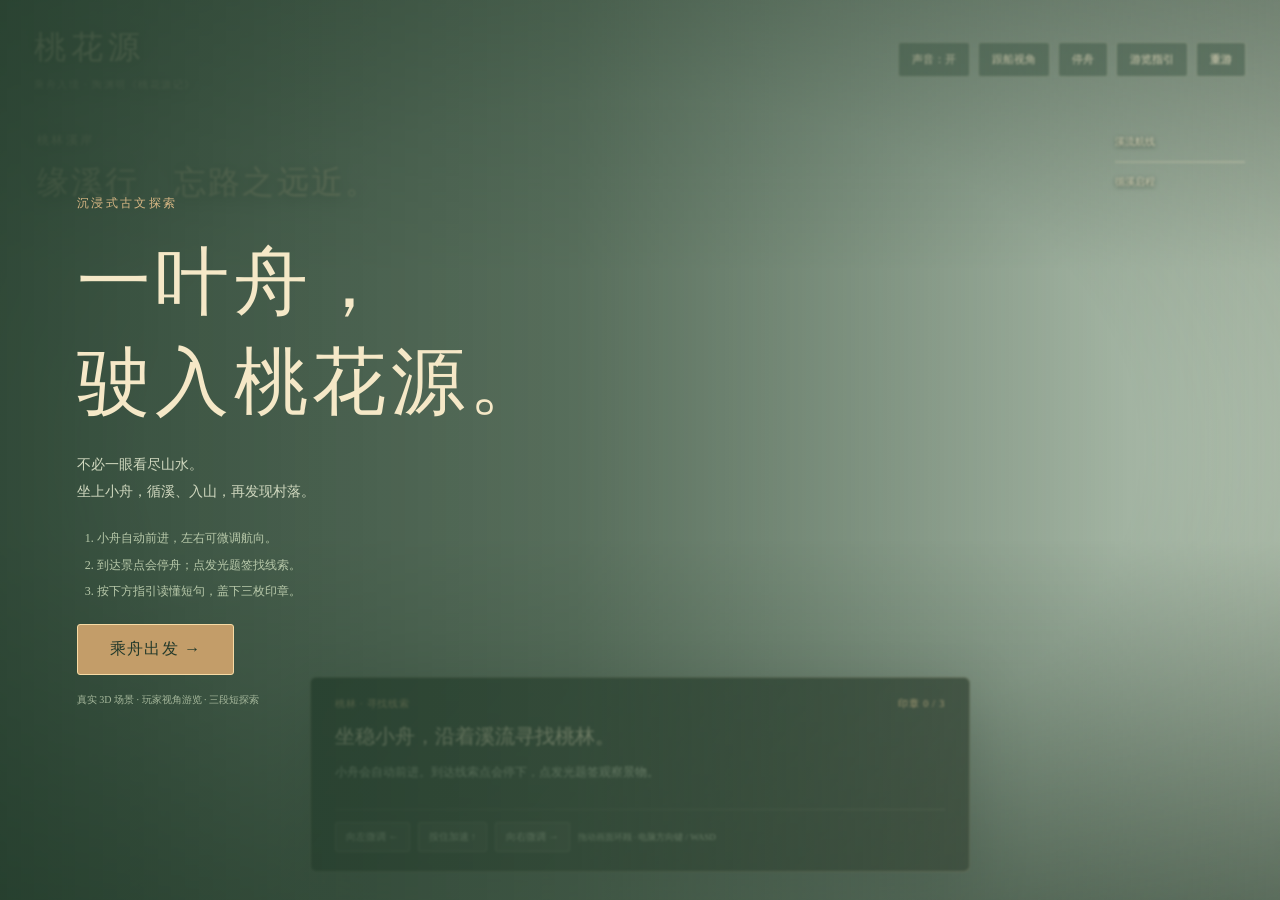
<file: ai-self-study/project/literature-game/literature-game.html>
<!doctype html><html lang="zh-CN"><head><meta charset="utf-8"><meta name="viewport" content="width=device-width,initial-scale=1"><title>桃花源 · 乘舟入境</title><style>
*{box-sizing:border-box}[hidden]{display:none!important}body{margin:0;font-family:Inter,"PingFang SC","Microsoft YaHei",sans-serif}button,input{font:inherit}button{cursor:pointer}button:disabled{cursor:default;opacity:.5}a{color:inherit;text-decoration:none}button:focus-visible,a:focus-visible,input:focus-visible{outline:3px solid #ffcb65;outline-offset:4px}button{touch-action:manipulation}.sr-only{position:absolute;width:1px;height:1px;overflow:hidden;clip-path:inset(50%)}.topbar{display:flex;align-items:center;justify-content:space-between;gap:16px;padding:22px 32px}.brand{font-size:18px;font-weight:800;letter-spacing:.04em}.brand small{display:block;font-size:10px;letter-spacing:.2em;margin-top:6px;opacity:.55}.top-actions{display:flex;align-items:center;gap:8px}.quiet{border:1px solid currentColor;background:transparent;color:inherit;border-radius:100px;padding:9px 16px;font-size:12px}.pill{border-radius:100px;padding:7px 12px;font-size:11px;letter-spacing:.08em}.modal{position:fixed;inset:0;z-index:100;display:grid;place-items:center;padding:20px;background:#07101b90;backdrop-filter:blur(10px)}.dialog{width:min(500px,100%);max-height:90vh;overflow:auto;background:#fff;border-radius:24px;padding:32px;box-shadow:0 30px 100px #0003}.dialog h2{font-size:30px;margin:8px 0 14px}.dialog p{line-height:1.8}.dialog button{padding:12px 18px;border:0;border-radius:12px}.toast{position:fixed;left:50%;bottom:30px;transform:translateX(-50%);z-index:120;background:#182c31;color:white;padding:13px 24px;border-radius:100px;box-shadow:0 8px 30px #0002;text-align:center;max-width:90%;font-size:14px;pointer-events:none}.footer-note{text-align:center;font-size:11px;opacity:.65;padding:18px}.primary{border:0;border-radius:12px;padding:13px 23px;font-weight:700;background:#ffcb65;color:#16292d}@media(max-width:700px){.topbar{padding:16px}.brand{font-size:16px}.quiet{padding:8px 11px;font-size:11px}.top-actions .pill{display:none}.dialog{padding:24px}.dialog h2{font-size:24px}}@media(prefers-reduced-motion:reduce){*,*:before,*:after{animation-duration:.001ms!important;transition-duration:.001ms!important}}html.reduce-motion *,html.reduce-motion *:before,html.reduce-motion *:after{animation:none!important;transition:none!important}

</style><style>
html,body{height:100%;overflow:hidden}body{color:#f5e8c7;background:#b6c6b5;font-family:"Songti SC","SimSun",serif}#world{position:fixed;inset:0}#world canvas{width:100%;height:100%;display:block;touch-action:none}.vignette{position:fixed;inset:0;pointer-events:none;background:linear-gradient(#35483e55,transparent 30%,transparent 60%,#24382b80),radial-gradient(ellipse,transparent 55%,#39463055)}.voyage-header{position:absolute;left:34px;right:34px;top:26px;display:flex;justify-content:space-between;align-items:center;z-index:4}.title{font-size:32px;letter-spacing:.16em;text-shadow:0 2px 14px #35402b88}.title small{display:block;font-size:10px;letter-spacing:.15em;margin-top:8px;color:#f2e7caca}.voyage-header>div{display:flex;gap:8px}.voyage-header button{border:1px solid #fff6da44;background:#334f3d70;backdrop-filter:blur(15px);color:#f4e7c9;border-radius:3px;font-size:11px;padding:9px 13px}.location{position:absolute;left:37px;top:130px;pointer-events:none;text-shadow:0 2px 15px #314333aa}.location small{font-size:12px;letter-spacing:.2em}.location h1{font-size:clamp(20px,2.6vw,32px);font-weight:400;letter-spacing:.07em;margin:12px 0}.compass{position:absolute;right:35px;top:135px;width:130px;color:#eee4c7;font-size:10px;text-shadow:0 1px 4px #253829}.compass>div{height:2px;background:#eee6c144;margin:12px 0}.compass i{display:block;height:100%;background:#f9d79e;width:0}.compass small{font-size:10px}.guide{position:absolute;bottom:28px;left:50%;transform:translateX(-50%);width:min(630px,calc(100% - 40px));padding:19px 24px;background:linear-gradient(130deg,#243a2ce3,#3a4638c9);border:1px solid #e9d5ad55;box-shadow:0 15px 55px #25352b40;backdrop-filter:blur(15px);border-radius:6px;z-index:6}.guide-top{display:flex;justify-content:space-between;font-size:10px;letter-spacing:.08em;color:#e7c895}.guide h2{font-size:20px;font-weight:400;margin:12px 0}.guide p{font-size:12px;line-height:1.8;color:#cbd6bb;margin:0}.guide-actions{display:flex;gap:8px;margin-top:12px;flex-wrap:wrap}.guide-actions button{background:#c8b28523;color:#f8e3bc;border:1px solid #dec18c88;font-size:12px;border-radius:3px;padding:8px 14px}.guide-actions button.primary{background:#c49b68;color:#263629}.boat-controls{display:flex;gap:8px;align-items:center;flex-wrap:wrap;border-top:1px solid #d8d6ae25;padding-top:12px;margin-top:13px}.boat-controls button{padding:7px 10px;background:#dee1c714;border:1px solid #d8d7b332;color:#c6d0b5;border-radius:3px;font-size:10px;touch-action:none;user-select:none}.boat-controls span{font-size:9px;color:#b1bea2}.opening{position:fixed;inset:0;z-index:20;background:linear-gradient(90deg,#203a29df,#314a37b5 45%,#dae4cb08);display:flex;align-items:center;padding:6vw;backdrop-filter:blur(1px)}.opening-card>span{font-size:12px;color:#dab885;letter-spacing:.2em}.opening-card h2{font-weight:400;font-size:clamp(38px,5.8vw,75px);letter-spacing:.06em;line-height:1.35;margin:20px 0}.opening-card p{font-size:14px;line-height:1.9;color:#d0d8bf}.opening-card ol{padding-left:20px;font-size:12px;line-height:2.2;color:#b7c8a9;margin:20px 0}.opening-card>button{border:1px solid #f7dba5;background:#c39d69;color:#243a2b;padding:14px 32px;font-size:16px;letter-spacing:.08em;border-radius:3px}.opening-card>small{display:block;font-size:10px;color:#a5b79b;margin-top:18px}.marker{position:absolute;transform:translate(-50%,-50%);border:1px solid #ffedd0;background:#b56b46e8;color:#fff0d1;width:42px;height:42px;border-radius:50%;box-shadow:0 0 0 7px #e7c68233,0 0 25px #ffd18344;font-family:inherit;font-size:15px;animation:glow 2s infinite;pointer-events:auto}.marker:after{content:attr(data-label);position:absolute;top:49px;left:50%;transform:translateX(-50%);white-space:nowrap;background:#304633c7;color:#fff0ce;padding:5px 9px;font-size:11px;border:1px solid #efdcbc33;border-radius:3px}.marker.done{background:#4b7553;animation:none}.markers{position:absolute;inset:0;pointer-events:none;z-index:5}.chapter-reveal{position:absolute;left:0;right:0;top:35%;text-align:center;font-size:clamp(35px,5vw,65px);letter-spacing:.3em;text-shadow:0 4px 30px #2b3f2e;pointer-events:none;animation:reveal 3s both;z-index:7}.dialog{background:#edf0da;border:3px double #789367;color:#45533a;border-radius:3px}.modal-actions{display:flex;gap:9px}.toast{bottom:270px;background:#354a38ee;color:#ecdfbc;border:1px solid #e5c49133;font-family:inherit}@keyframes glow{50%{box-shadow:0 0 0 12px #edc6810a,0 0 30px #f6d89a77}}@keyframes reveal{0%{opacity:0;translate:0 15px}25%,65%{opacity:1;translate:0 0}100%{opacity:0;translate:0 -10px}}@media(max-width:700px){.voyage-header{left:16px;right:16px;top:17px;align-items:flex-start}.title{font-size:24px}.title small{font-size:8px;max-width:100px;line-height:1.8}.voyage-header>div{max-width:220px;flex-wrap:wrap;justify-content:flex-end;gap:5px}.voyage-header button{font-size:9px;padding:7px 8px}.location{left:18px;top:110px}.location h1{font-size:21px;max-width:250px;line-height:1.6}.compass{right:17px;top:170px;width:100px}.guide{bottom:15px;padding:15px 17px;width:calc(100% - 26px)}.guide h2{font-size:17px}.guide p{font-size:11px}.boat-controls button{font-size:9px;padding:8px}.boat-controls span{font-size:8px}.opening{padding:27px}.opening-card h2{font-size:48px}.opening-card p{font-size:12px}.opening-card ol{font-size:10px}.marker{width:35px;height:35px;font-size:12px}.marker:after{top:40px;font-size:10px}.toast{bottom:270px;font-size:11px}}@media(max-height:620px){.location{top:90px}.location h1{font-size:20px}.guide{bottom:14px;padding:13px 18px}.guide h2{font-size:16px;margin:8px 0}.guide p{font-size:10px}.boat-controls{margin-top:8px;padding-top:8px}.opening-card h2{font-size:39px;margin:12px 0}.opening-card ol{margin:10px 0}}

.classic-link{font-size:11px;align-self:center;color:#f2d6aa;border-bottom:1px solid #e4c79666;padding:5px}.guide{width:min(660px,calc(100% - 32px))}.marker.done:before{content:"✓";position:absolute;right:-5px;top:-7px;background:#e3d4a2;color:#405741;border-radius:50%;width:18px;height:18px;font-size:12px}.opening-card{max-width:600px}

</style></head><body><div id="world"></div><div class="vignette"></div><header class="voyage-header"><a href="literature-game.html" class="title">桃花源<small>乘舟入境 · 陶渊明《桃花源记》</small></a><div><button id="sound">声音：开</button><button id="camera-mode">跟船视角</button><button id="pause">停舟</button><button id="help">游览指引</button><button id="restart">重游</button></div></header><div class="location"><small id="location-sub">桃林溪岸</small><h1 id="location-title">缘溪行，忘路之远近。</h1></div><div class="markers" id="markers"></div><div class="chapter-reveal" id="reveal" hidden></div><div class="compass"><span>溪流航线</span><div><i id="route-fill"></i></div><small id="distance">循溪启程</small></div><section class="guide"><div class="guide-top"><span id="step-label">桃林 · 寻找线索</span><span id="seals">印章 0 / 3</span></div><h2 id="guide-title">坐稳小舟，沿着溪流寻找桃林。</h2><p id="guide-text">小舟会自动前进。到达线索点会停下，点发光题签观察景物。</p><div class="guide-actions" id="guide-actions"></div><div class="boat-controls"><button data-control="left">向左微调 ←</button><button data-control="forward">按住加速 ↑</button><button data-control="right">向右微调 →</button><span>拖动画面环顾 · 电脑方向键 / WASD</span></div></section><div class="opening" id="opening"><div class="opening-card"><span>沉浸式古文探索</span><h2>一叶舟，<br>驶入桃花源。</h2><p>不必一眼看尽山水。<br>坐上小舟，循溪、入山，再发现村落。</p><ol><li>小舟自动前进，左右可微调航向。</li><li>到达景点会停舟；点发光题签找线索。</li><li>按下方指引读懂短句，盖下三枚印章。</li></ol><button id="embark">乘舟出发 →</button><small>真实 3D 场景 · 玩家视角游览 · 三段短探索</small></div></div><div class="modal" id="modal" hidden role="dialog" aria-modal="true" aria-labelledby="modal-title"><div class="dialog"><h2 id="modal-title"></h2><div class="modal-body"></div><div class="modal-actions"></div></div></div><script src="https://assets.koudashijie.com/AIHackStack%E8%A7%86%E9%A2%91%E5%92%8CPPT/ai-project/literature-game/vendor/three.min.js"></script><script>
window.DemoUI={toast(message){let el=document.querySelector('.toast');if(!el){el=document.createElement('div');el.className='toast';el.setAttribute('role','status');document.body.append(el)}el.textContent=message;el.hidden=false;clearTimeout(this.timer);this.timer=setTimeout(()=>el.hidden=true,2600)},modal(title,content,actions=[]){const el=document.querySelector('#modal');el.querySelector('h2').textContent=title;el.querySelector('.modal-body').innerHTML=content;const box=el.querySelector('.modal-actions');box.replaceChildren();actions.forEach(a=>{const b=document.createElement('button');b.textContent=a.label;b.className=a.primary?'primary':'quiet';b.onclick=()=>{if(a.close!==false)this.close();a.run?.()};box.append(b)});this.focus=document.activeElement;el.hidden=false;box.querySelector('button')?.focus()},close(){document.querySelector('#modal').hidden=true;this.focus?.focus()},reduced:matchMedia('(prefers-reduced-motion: reduce)').matches};document.addEventListener('keydown',e=>{if(e.key==='Escape'&&!document.querySelector('#modal')?.hidden)DemoUI.close();if(e.key==='Tab'){const m=document.querySelector('#modal');if(m&&!m.hidden){const b=[...m.querySelectorAll('button,a,input')];if(e.shiftKey&&document.activeElement===b[0]){e.preventDefault();b.at(-1)?.focus()}else if(!e.shiftKey&&document.activeElement===b.at(-1)){e.preventDefault();b[0]?.focus()}}}});

</script><script>
window.GameAudio={muted:false,active:false,voices:[],start(){if(this.active)return;this.active=true;this.theme=new Audio('https://assets.koudashijie.com/AIHackStack%E8%A7%86%E9%A2%91%E5%92%8CPPT/ai-project/literature-game/assets/audio/ambient.wav');this.theme.loop=true;this.theme.volume=.12;if(!this.muted)this.theme.play().catch(()=>{});},play(name,volume=.35){if(this.muted)return;this.start();const a=new Audio('https://assets.koudashijie.com/AIHackStack%E8%A7%86%E9%A2%91%E5%92%8CPPT/ai-project/literature-game/assets/audio/'+name+'.wav');a.volume=volume;this.voices=this.voices.filter(v=>!v.ended);if(this.voices.length>4)this.voices.shift()?.pause();this.voices.push(a);a.play().catch(()=>{})},toggle(){this.muted=!this.muted;if(this.muted){window.speechSynthesis?.cancel();this.theme?.pause();this.voices.forEach(v=>v.pause())}else{this.start();this.theme?.play().catch(()=>{})}return !this.muted}};document.addEventListener('pointerdown',()=>GameAudio.start(),{once:true});document.addEventListener('keydown',()=>GameAudio.start(),{once:true});document.addEventListener('visibilitychange',()=>{if(document.hidden)GameAudio.theme?.pause();else if(GameAudio.active&&!GameAudio.muted)GameAudio.theme?.play().catch(()=>{})});

</script><script src="https://assets.koudashijie.com/AIHackStack%E8%A7%86%E9%A2%91%E5%92%8CPPT/ai-project/literature-game/assets/painted-data.js"></script><script>
/* 离线 3D 乘舟：原作山水画作分段景片，实体船、河岸、树木与山石形成景深。 */
const $=s=>document.querySelector(s), T=THREE;
let scene,camera,renderer,boat,water,last=0,clock=0,travel=0,chapter=0,playing=false,paused=false,look=0,tilt=0,lateral=0,drag=null,mode='aboard',pending=false;
const keys={left:false,right:false,forward:false},found=new Set(),stamps=new Set(),markers=[],petals=[],wakes=[];
const chapters=[
 {stop:30,name:'桃林溪岸',quote:'缘溪行，忘路之远近。',title:'第一程 · 桃林',text:'小舟将停在桃林。点亮“桃林”“芳草”“落花”三个题签，再回答短句问题。',spots:[{label:'桃林',p:[-7,3,-38],text:'夹岸数百步，中无杂树。两岸只生长桃树。'},{label:'芳草',p:[4,1.3,-41],text:'芳草鲜美：芳草鲜嫩、美丽。“鲜美”不是好吃。'},{label:'落花',p:[-4,2,-40],text:'落英缤纷：花瓣纷纷飘落，数量繁多。'}],question:'“落英缤纷”描写的是什么？',answers:['纷纷飘落的花瓣','五彩的石头','熟透的果实'],correct:0,explain:'“落英”指落花，“缤纷”形容繁多而纷乱。'},
 {stop:83,name:'山口寻路',quote:'山有小口，仿佛若有光。',title:'第二程 · 寻光入山',text:'溪流通向山口。点亮“山口”“微光”，从狭窄入口寻找下一重天地。',spots:[{label:'山口',p:[-4,3,-92],text:'山有小口，仿佛若有光。小小的洞口透出微光。'},{label:'微光',p:[3,3,-96],text:'初极狭，才通人：起初非常狭窄，仅能容一个人通过。'}],question:'“豁然开朗”描述怎样的变化？',answers:['水流变急','从狭窄幽暗到开阔明亮','桃花全部凋落'],correct:1,explain:'通过山口之后，眼前一下变得开阔、明亮。'},
 {stop:139,name:'村落寻句',quote:'土地平旷，屋舍俨然。',title:'第三程 · 世外村落',text:'新的村落在眼前展开。点亮三个题签，读懂屋舍、田间小路和鸡犬之声。',spots:[{label:'屋舍',p:[-8,3,-150],text:'屋舍俨然：房屋整齐的样子。'},{label:'田路',p:[7,1.5,-147],text:'阡陌交通：田间小路交错相通。“交通”不是现代车辆。'},{label:'鸡犬',p:[-3,2,-154],text:'鸡犬相闻：鸡鸣狗叫的声音可以相互听见，村落宁静安适。'}],question:'这里的“阡陌交通”是什么意思？',answers:['车马繁忙','人们交换消息','田间小路交错相通'],correct:2,explain:'“阡陌”是田间小路，“交通”是交错相通。'}
];
let inkTexture;const paintedMaterials=new Map();
function paperTexture(){const c=document.createElement('canvas');c.width=c.height=256;const g=c.getContext('2d');g.fillStyle='#dddccf';g.fillRect(0,0,256,256);for(let i=0;i<5000;i++){g.fillStyle=i%3?'rgba(65,69,50,.045)':'rgba(255,252,232,.13)';g.fillRect(Math.random()*256,Math.random()*256,1+Math.random()*2,1)}for(let i=0;i<180;i++){g.strokeStyle='rgba(44,55,45,.075)';g.beginPath();let x=Math.random()*256,y=Math.random()*256;g.moveTo(x,y);g.lineTo(x+8+Math.random()*15,y-4-Math.random()*8);g.stroke()}const tx=new T.CanvasTexture(c);tx.wrapS=tx.wrapT=T.RepeatWrapping;return tx}
function mat(color){inkTexture??=paperTexture();const m=new T.MeshLambertMaterial({color,map:inkTexture,flatShading:false});if(!paintedMaterials.has(color))paintedMaterials.set(color,[]);paintedMaterials.get(color).push(m);return m}
function mesh(g,m,x,y,z,parent=scene){const o=new T.Mesh(g,m);o.position.set(x,y,z);parent.add(o);return o}
function riverX(z){return Math.sin(z*.035)*2.4}
function init(){scene=new T.Scene();scene.background=new T.Color('#d9cba9');scene.fog=new T.FogExp2('#c8c8ad',.021);camera=new T.PerspectiveCamera(60,innerWidth/innerHeight,.1,200);renderer=new T.WebGLRenderer({antialias:true});renderer.setPixelRatio(Math.min(devicePixelRatio,1.6));renderer.setSize(innerWidth,innerHeight);$('#world').append(renderer.domElement);scene.add(new T.HemisphereLight(0xffeed0,0x536657,1.1));const sun=new T.DirectionalLight(0xffe8bc,.8);sun.position.set(-20,35,10);scene.add(sun);
 water=mesh(new T.PlaneGeometry(500,500,60,60),new T.MeshPhongMaterial({color:0x729b8e,shininess:65,specular:0xe4d3ae,transparent:true,opacity:.92}),0,0,-95);water.rotation.x=-Math.PI/2;
 const wc=document.createElement('canvas');wc.width=wc.height=512;const wg=wc.getContext('2d');wg.fillStyle='#98b2a1';wg.fillRect(0,0,512,512);for(let i=0;i<120;i++){const x=Math.random()*512,y=Math.random()*512;wg.strokeStyle=i%3?'#bdd1b250':'#5c867c40';wg.lineWidth=.5+Math.random();wg.beginPath();wg.moveTo(x,y);wg.bezierCurveTo(x+10,y-2,x+27,y+3,x+45+Math.random()*70,y);wg.stroke()}const wtx=new T.CanvasTexture(wc);wtx.wrapS=wtx.wrapT=T.RepeatWrapping;wtx.repeat.set(25,25);water.material.map=wtx;water.material.color.set(0xb5cbb7);water.material.needsUpdate=true;
 for(let i=0;i<65;i++){let z=7-i*3.2,x=riverX(z),pos=[];const half=1+Math.random()*2;for(let k=0;k<12;k++){let xx=x-half+k/11*half*2;pos.push(xx,.15+Math.sin(k*.7)*.015,z+Math.sin(k*.5)*.1)}const line=new T.Line(new T.BufferGeometry().setAttribute('position',new T.Float32BufferAttribute(pos,3)),new T.LineBasicMaterial({color:0xd8dfc0,transparent:true,opacity:.32}));scene.add(line)}
 const stone=mat(0x718878),grass=mat(0x829176),bark=mat(0x695e47);
 for(let j=0;j<64;j++){const z=8-j*3.2;for(const side of [-1,1]){const x=riverX(z)+side*(10+Math.sin(j*.7)*2);const bank=mesh(new T.SphereGeometry(1,18,12),grass,x,-.5,z);bank.scale.set(6,1.8,4);const rock=mesh(new T.DodecahedronGeometry(1,2),stone,x-side*1.5,.4,z+1);rock.scale.set(1.2,.7+Math.sin(j)*.2,1.1);
 if(j<24&&j%2===0){treeLocations.push([x+side*1.2,z,side,j]);}

 if(j>=24&&j<35){const mountain=mesh(new T.IcosahedronGeometry(1,3),mat(j%2?0x7c897b:0x8c9783),side*(12+(j%3)*3),4,-j*3.2);mountain.scale.set(7,7+j%4,6)}
 if(j>39&&j%4===0){const house=new T.Group();house.position.set(x+side*5,0,z);scene.add(house);mesh(new T.BoxGeometry(4,2.8,3),mat(0xc7b590),0,1.4,0,house);const roof=mesh(new T.ConeGeometry(3.3,1.8,4),mat(0x5b6257),0,3.6,0,house);roof.rotation.y=Math.PI/4;mesh(new T.BoxGeometry(.8,1.6,.05),bark,0,.8,1.53,house)}}}
 // 原画只展示当前章的一部分。弧形景片环绕河岸，禁止一次看到完整长卷。
 const source=new Image();source.onload=()=>{
 const originalTexture=(x,y,w,h)=>{const cc=document.createElement('canvas');cc.width=cc.height=512;const g=cc.getContext('2d');g.drawImage(source,source.width*x,source.height*y,source.width*w,source.height*h,0,0,512,512);const tx=new T.CanvasTexture(cc);tx.colorSpace=T.SRGBColorSpace;return tx};
 const rockPaint=originalTexture(.29,.23,.11,.40),landPaint=originalTexture(.73,.57,.12,.16);for(const color of [0x718878,0x7c897b,0x8c9783])for(const m of paintedMaterials.get(color)||[]){m.map=rockPaint;m.color.set(0xdbdbc6);m.needsUpdate=true}for(const m of paintedMaterials.get(0x829176)||[]){m.map=landPaint;m.color.set(0xc5ceaa);m.needsUpdate=true}
 for(let ch=0;ch<3;ch++){const c=document.createElement('canvas');c.width=1536;c.height=1024;const ctx=c.getContext('2d');const start=[0,.34,.65][ch];ctx.drawImage(source,source.width*start,0,source.width*.35,source.height,0,0,1536,1024);const texture=new T.CanvasTexture(c);texture.colorSpace=T.SRGBColorSpace;const p=mesh(new T.PlaneGeometry(250,90),new T.MeshBasicMaterial({map:texture,side:T.DoubleSide,fog:false,transparent:true,opacity:.78,color:0xe8e4ce}),0,28,-[100,153,210][ch]);p.userData.chapter=ch;artPlanes.push(p);p.visible=ch===chapter;}};source.src=window.PAINTED_DATA.scroll;
 const spriteSource=new Image();spriteSource.onload=()=>{
 const crop=(rect)=>{const c=document.createElement('canvas');c.width=rect[2];c.height=rect[3];c.getContext('2d').drawImage(spriteSource,...rect,0,0,c.width,c.height);const tx=new T.CanvasTexture(c);tx.colorSpace=T.SRGBColorSpace;return tx};
 const blossom=crop([1010,40,526,510]),petal=crop([100,600,265,200]);
 treeLocations.forEach(([x,z,side,j])=>{const group=new T.Group();scene.add(group);group.position.set(x,0,z);for(let k=0;k<3;k++){const m=new T.MeshBasicMaterial({map:blossom,transparent:true,alphaTest:.045,side:T.DoubleSide,depthWrite:false,color:0xefe4c6});const p=mesh(new T.PlaneGeometry(8,7.8),m,side*(k-1)*1.4,3.5+k*.2,(k-1)*1.1,group);p.rotation.y=k===1?.4:side*.15;p.scale.x=side;}mesh(new T.CylinderGeometry(.12,.24,3.3,8),mat(0x635c45),0,1.6,0,group)});
 petals.forEach(p=>{p.material.map=petal;p.material.transparent=true;p.material.alphaTest=.1;p.material.color.set(0xffffff);p.material.needsUpdate=true;p.scale.set(1.6,1,1)});
 };spriteSource.src=window.PAINTED_DATA.sprites;
 boat=new T.Group();scene.add(boat);const wood=mat(0x786248),inside=mat(0xb59a70);mesh(new T.BoxGeometry(2.4,.22,5.8),wood,0,.26,0,boat);for(const x of [-1.2,1.2])mesh(new T.BoxGeometry(.16,.6,5.8),wood,x,.6,0,boat);for(const z of [-1.6,1.3])mesh(new T.BoxGeometry(2.35,.15,.45),inside,0,.65,z,boat);const shape=new T.Shape();shape.moveTo(-1.2,2.7);shape.lineTo(-.9,3.6);shape.lineTo(0,4.3);shape.lineTo(.9,3.6);shape.lineTo(1.2,2.7);shape.closePath();const bow=mesh(new T.ExtrudeGeometry(shape,{depth:.25,bevelEnabled:false}),wood,0,.35,0,boat);bow.rotation.x=-Math.PI/2;for(let i=0;i<9;i++){mesh(new T.BoxGeometry(.015,.015,5.6),mat(0x4c4637),-1.06+i*.26,.385,0,boat);}
 for(let i=0;i<100;i++){const p=mesh(new T.PlaneGeometry(.12,.17),new T.MeshBasicMaterial({color:i%2?0xf0bba8:0xd49493,side:T.DoubleSide}),Math.random()*22-11,Math.random()*7,-Math.random()*70);petals.push(p)}
 for(let i=0;i<9;i++){const ring=mesh(new T.RingGeometry(.8,1,40),new T.MeshBasicMaterial({color:0xd7d6b6,transparent:true,opacity:.3,side:T.DoubleSide}),0,.025,0);ring.rotation.x=-Math.PI/2;wakes.push(ring)}
 chapters.forEach((ch,ci)=>ch.spots.forEach((sp,si)=>{const b=document.createElement('button');b.className='marker';b.textContent='✦';b.dataset.label=sp.label;b.setAttribute('aria-label','观察'+sp.label);b.onclick=()=>inspect(ci,si);$('#markers').append(b);markers.push({b,ci,si,p:new T.Vector3(...sp.p)})}));
 renderer.domElement.addEventListener('pointerdown',e=>{drag={x:e.clientX,y:e.clientY};renderer.domElement.setPointerCapture(e.pointerId)});renderer.domElement.addEventListener('pointermove',e=>{if(drag){look=Math.max(-.85,Math.min(.85,look-(e.clientX-drag.x)*.004));tilt=Math.max(-.2,Math.min(.3,tilt+(e.clientY-drag.y)*.003));drag={x:e.clientX,y:e.clientY}}});['pointerup','pointercancel'].forEach(n=>renderer.domElement.addEventListener(n,()=>drag=null));addEventListener('resize',()=>{camera.aspect=innerWidth/innerHeight;camera.updateProjectionMatrix();renderer.setSize(innerWidth,innerHeight)});updateGuide();requestAnimationFrame(frame)}
const artPlanes=[],treeLocations=[];
function action(label,run,primary=false){let b=document.createElement('button');b.textContent=label;b.classList.toggle('primary',primary);b.onclick=run;$('#guide-actions').append(b)}
function updateGuide(){const c=chapters[chapter];$('#location-sub').textContent=c.name;$('#location-title').textContent=c.quote;$('#step-label').textContent=c.title;$('#seals').textContent=`印章 ${stamps.size} / 3`;$('#guide-title').textContent=stamps.size===3?'三枚寻境印章已集齐。':pending?'停舟观察 · 点亮画面中的题签':c.title;$('#guide-text').textContent=pending?c.text:'小舟正在循溪而行。拖动画面环顾两岸；按住 ↑ 加速，← → 微调船的位置。';$('#guide-actions').replaceChildren();if(pending&&!stamps.has(chapter)){const count=c.spots.filter((_,i)=>found.has(chapter+'-'+i)).length;action(`线索 ${count} / ${c.spots.length}`,()=>DemoUI.toast('点画面里发光的圆形题签，逐一观察。'));if(count===c.spots.length)action('读懂原文 · 盖章',quiz,true)}if(stamps.has(chapter)&&chapter<2)action('继续乘舟 · 下一程 →',next,true);if(stamps.size===3)action('重游桃花源 ↺',reset,true)}
function inspect(ci,si){if(!playing||!pending||ci!==chapter)return;found.add(ci+'-'+si);markers.find(m=>m.ci===ci&&m.si===si).b.classList.add('done');GameAudio.play('chime');$('#guide-text').textContent=chapters[ci].spots[si].text;updateGuide();$('#guide-text').textContent=chapters[ci].spots[si].text}
function quiz(){const c=chapters[chapter];$('#guide-title').textContent=c.question;$('#guide-text').textContent='选一个答案。答错可以继续尝试，也可以再次观察题签。';$('#guide-actions').replaceChildren();c.answers.forEach((a,i)=>action(a,()=>{if(i!==c.correct){GameAudio.play('error');$('#guide-text').textContent='再想一想：'+c.explain;return}stamps.add(chapter);GameAudio.play('success');updateGuide();$('#guide-text').textContent=c.explain;reveal(chapter===2?'桃源寻境 · 圆满':'寻境印章 · 已盖下')},true))}
function reveal(text){$('#reveal').textContent=text;$('#reveal').hidden=false;$('#reveal').style.animation='none';void $('#reveal').offsetWidth;$('#reveal').style.animation='';setTimeout(()=>$('#reveal').hidden=true,3000)}
function next(){chapter++;pending=false;paused=false;$('#pause').textContent='停舟';look=0;tilt=0;artPlanes.forEach(p=>p.visible=p.userData.chapter===chapter);petals.forEach(p=>p.visible=chapter===0);scene.fog.density=chapter===1?.027:.016;updateGuide();reveal(chapter===1?'循溪 · 寻光':'豁然 · 开朗')}
function reset(){travel=0;chapter=0;playing=false;paused=false;pending=false;lateral=look=tilt=0;found.clear();stamps.clear();markers.forEach(m=>m.b.classList.remove('done'));artPlanes.forEach(p=>p.visible=p.userData.chapter===0);petals.forEach(p=>p.visible=true);scene.fog.density=.021;$('#opening').hidden=false;$('#pause').textContent='停舟';updateGuide()}
function frame(t){requestAnimationFrame(frame);const dt=Math.min(.04,(t-last)/1000||0);last=t;if(document.hidden)return;clock+=dt;if(water.material.map)water.material.map.offset.x=clock*.002;const c=chapters[chapter];if(playing&&!paused&&!pending){travel=Math.min(c.stop,travel+dt*(keys.forward?9:4.2));if(travel>=c.stop){pending=true;GameAudio.play('chime');updateGuide()}}if(playing&&!paused){lateral=Math.max(-3,Math.min(3,lateral+((keys.right?1:0)-(keys.left?1:0))*dt*2))}boat.position.set(riverX(-travel)+lateral,.12+Math.sin(clock*1.7)*.045,-travel);boat.rotation.z=Math.sin(clock*.8)*.015;boat.rotation.y=-Math.cos(-travel*.035)*.065;const pos=boat.position;if(mode==='aboard'){camera.position.set(pos.x,1.65+(pending?0:Math.sin(clock*1.7)*.04),pos.z+1.7);camera.lookAt(pos.x+Math.sin(look)*16,2+tilt*15,pos.z-15*Math.cos(look))}else{camera.position.set(pos.x+Math.sin(look)*9,5+tilt*5,pos.z+9);camera.lookAt(pos.x,1,pos.z-4)}
 const attr=water.geometry.attributes.position;for(let i=0;i<attr.count;i++)attr.setZ(i,Math.sin(attr.getX(i)*.65+clock)*.07+Math.cos(attr.getY(i)*.5+clock*.6)*.06);attr.needsUpdate=true;
 petals.forEach((p,i)=>{p.position.y-=dt*.3;p.position.x+=Math.sin(clock+i)*dt*.12;p.rotation.z+=dt*.2;if(p.position.y<.15){p.position.y=6;p.position.z=-travel-15-Math.random()*40}});wakes.forEach((r,i)=>{r.position.set(pos.x,.06,pos.z+3+i*.8);r.scale.set(1+i*.28,.35+i*.08,1);r.material.opacity=playing&&!pending?.22*(1-i/9):.06});camera.updateMatrixWorld();markers.forEach(m=>{const v=m.p.clone().project(camera);const show=playing&&pending&&m.ci===chapter&&v.z<1&&v.z>0;m.b.hidden=!show;if(show){m.b.style.left=Math.round(Math.max(55,Math.min(innerWidth-55,(v.x*.5+.5)*innerWidth)))+'px';m.b.style.top=Math.round(Math.max(210,Math.min(innerHeight-$('#guide-title').closest('.guide').offsetHeight-90,(-v.y*.5+.5)*innerHeight)))+'px'}});$('#route-fill').style.width=(travel/139*100)+'%';$('#distance').textContent=`第 ${chapter+1} 程 / 3 · ${pending?'停舟寻境':'循溪前行'}`;renderer.render(scene,camera)}
$('#embark').onclick=()=>{playing=true;$('#opening').hidden=true;GameAudio.start();GameAudio.play('chime');updateGuide()};$('#pause').onclick=()=>{paused=!paused;$('#pause').textContent=paused?'继续行舟':'停舟'};$('#restart').onclick=reset;$('#sound').onclick=()=>$('#sound').textContent='声音：'+(GameAudio.toggle()?'开':'关');$('#camera-mode').textContent='切换跟船视角';$('#camera-mode').onclick=()=>{mode=mode==='aboard'?'follow':'aboard';$('#camera-mode').textContent=mode==='aboard'?'切换跟船视角':'切换船上视角'};$('#help').onclick=()=>DemoUI.modal('乘舟游览指引','<ol><li>点“乘舟出发”，小舟自动沿溪前进。按住 ↑ / W 或加速按钮可加快。</li><li>← → / A D 微调位置。拖动画面环顾；可切换船上或跟船视角。</li><li>抵达景点自动停舟，点两岸发光题签收集全部线索。</li><li>点“读懂原文”，选对答案盖章；再点“继续乘舟”解锁下一程。</li><li>三程三枚印章后完成探索。声音、停舟、重游可随时使用。</li></ol>',[{label:'回到小舟',primary:true}]);
document.querySelectorAll('[data-control]').forEach(b=>{b.addEventListener('pointerdown',e=>{e.preventDefault();b.setPointerCapture(e.pointerId);keys[b.dataset.control]=true});['pointerup','pointercancel','lostpointercapture'].forEach(n=>b.addEventListener(n,()=>keys[b.dataset.control]=false))});const map={ArrowLeft:'left',a:'left',ArrowRight:'right',d:'right',ArrowUp:'forward',w:'forward'};addEventListener('keydown',e=>{if(map[e.key.toLowerCase()]||map[e.key]){e.preventDefault();keys[map[e.key.toLowerCase()]||map[e.key]]=true}});addEventListener('keyup',e=>{if(map[e.key.toLowerCase()]||map[e.key])keys[map[e.key.toLowerCase()]||map[e.key]]=false});addEventListener('blur',()=>Object.keys(keys).forEach(k=>keys[k]=false));
try{init()}catch(e){$('#guide-title').textContent='3D 场景暂时无法启动';$('#guide-text').textContent='请用支持 WebGL 的现代浏览器打开。原版可通过 classic.html 查看。';$('#opening').hidden=true;console.error(e)}

</script></body></html>
</file>
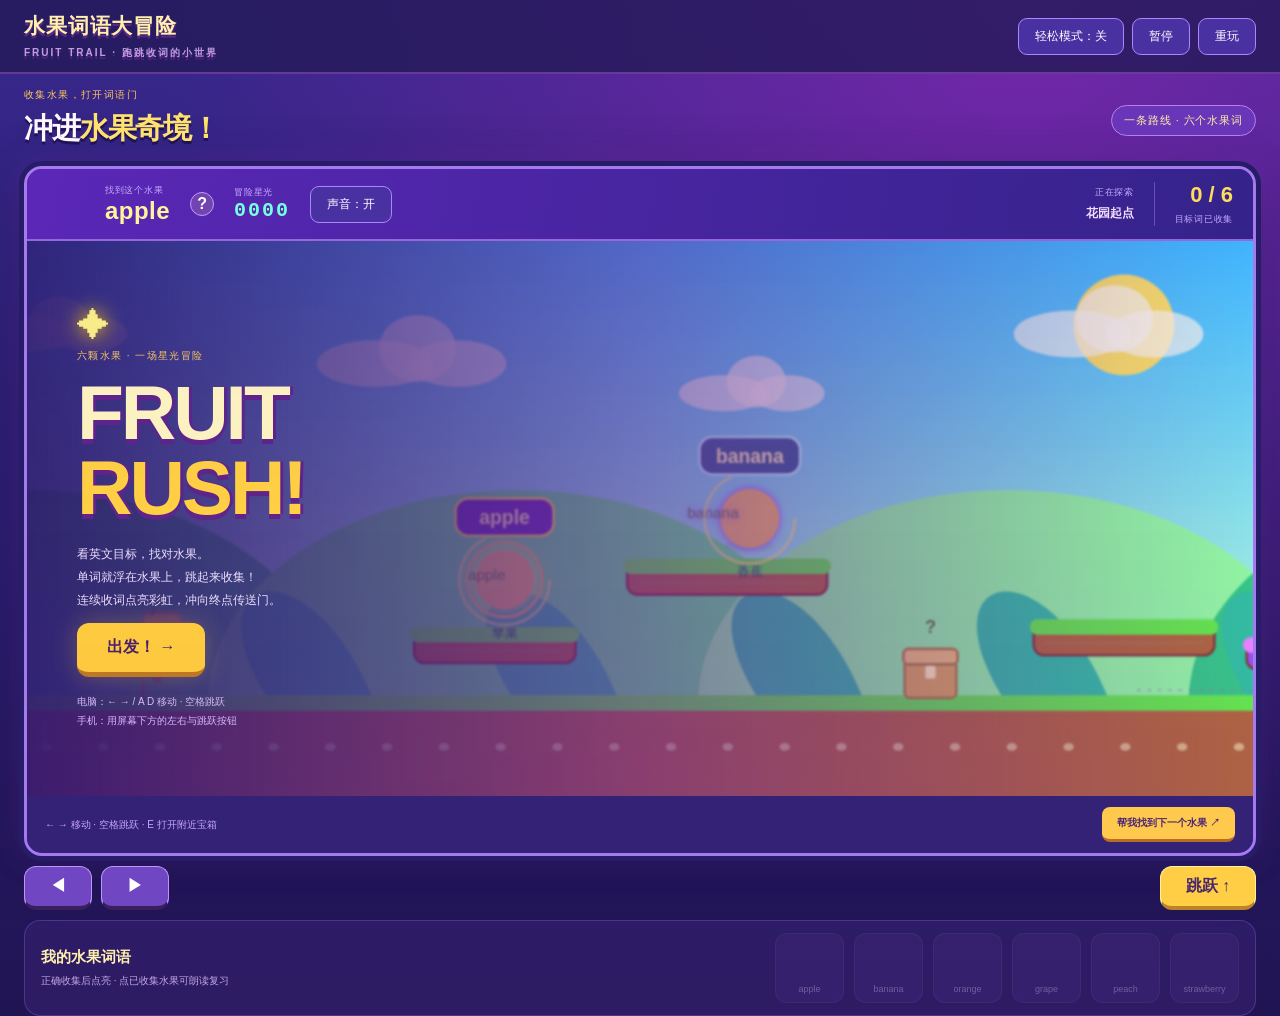
<file: ai-self-study/project/vocabulary-quest/vocabulary-quest.html>
<!doctype html><html lang="zh-CN"><head><meta charset="utf-8"><meta name="viewport" content="width=device-width,initial-scale=1"><title>水果词语大冒险 · 横版英语闯关</title><style>
*{box-sizing:border-box}[hidden]{display:none!important}body{margin:0;font-family:Inter,"PingFang SC","Microsoft YaHei",sans-serif}button,input{font:inherit}button{cursor:pointer}button:disabled{cursor:default;opacity:.5}a{color:inherit;text-decoration:none}button:focus-visible,a:focus-visible,input:focus-visible{outline:3px solid #ffcb65;outline-offset:4px}button{touch-action:manipulation}.sr-only{position:absolute;width:1px;height:1px;overflow:hidden;clip-path:inset(50%)}.topbar{display:flex;align-items:center;justify-content:space-between;gap:16px;padding:22px 32px}.brand{font-size:18px;font-weight:800;letter-spacing:.04em}.brand small{display:block;font-size:10px;letter-spacing:.2em;margin-top:6px;opacity:.55}.top-actions{display:flex;align-items:center;gap:8px}.quiet{border:1px solid currentColor;background:transparent;color:inherit;border-radius:100px;padding:9px 16px;font-size:12px}.pill{border-radius:100px;padding:7px 12px;font-size:11px;letter-spacing:.08em}.modal{position:fixed;inset:0;z-index:100;display:grid;place-items:center;padding:20px;background:#07101b90;backdrop-filter:blur(10px)}.dialog{width:min(500px,100%);max-height:90vh;overflow:auto;background:#fff;border-radius:24px;padding:32px;box-shadow:0 30px 100px #0003}.dialog h2{font-size:30px;margin:8px 0 14px}.dialog p{line-height:1.8}.dialog button{padding:12px 18px;border:0;border-radius:12px}.toast{position:fixed;left:50%;bottom:30px;transform:translateX(-50%);z-index:120;background:#182c31;color:white;padding:13px 24px;border-radius:100px;box-shadow:0 8px 30px #0002;text-align:center;max-width:90%;font-size:14px;pointer-events:none}.footer-note{text-align:center;font-size:11px;opacity:.65;padding:18px}.primary{border:0;border-radius:12px;padding:13px 23px;font-weight:700;background:#ffcb65;color:#16292d}@media(max-width:700px){.topbar{padding:16px}.brand{font-size:16px}.quiet{padding:8px 11px;font-size:11px}.top-actions .pill{display:none}.dialog{padding:24px}.dialog h2{font-size:24px}}@media(prefers-reduced-motion:reduce){*,*:before,*:after{animation-duration:.001ms!important;transition-duration:.001ms!important}}html.reduce-motion *,html.reduce-motion *:before,html.reduce-motion *:after{animation:none!important;transition:none!important}

</style><style>
body{background:#fff9ea;color:#364936;background-image:radial-gradient(#edc98f33 1px,transparent 1px);background-size:16px 16px}.topbar{max-width:1350px;margin:auto;border-bottom:1px solid #9cab8233}.brand{font-size:20px;color:#386d59}.quiet{border-color:#8ca37a5c;background:#fffdf5;color:#557354}.eyebrow{font-size:11px;letter-spacing:.13em;color:#76994b}main{max-width:1280px;padding:0 30px;margin:auto}.heading{display:flex;align-items:center;justify-content:space-between;gap:20px;padding:26px 0 22px}.heading h1{font-size:clamp(26px,3.2vw,39px);margin:10px 0 0;letter-spacing:-.04em}.heading em{font-style:normal;color:#de9150}.heading .pill{background:#e7efd4;color:#64844f}.game-shell{border:3px solid #4f785b;border-radius:23px;overflow:hidden;box-shadow:0 10px 0 #50775d1b,0 30px 50px #64622b12}.hud{padding:14px 21px;background:#fffcef;display:flex;align-items:center;justify-content:space-between;gap:12px;border-bottom:2px solid #55806231}.target{display:flex;align-items:center;gap:12px}.target-fruit,.fruit-icon{display:block;background-image:url(https://assets.koudashijie.com/AIHackStack%E8%A7%86%E9%A2%91%E5%92%8CPPT/ai-project/vocabulary-quest/assets/fruits.png);background-size:300% 200%;background-repeat:no-repeat;width:58px;height:58px}.target small,.zone small,.collection small{display:block;font-size:10px;color:#8a9b75}.target strong{font-size:25px;color:#476642;letter-spacing:.02em}.target button{width:26px;height:26px;background:#f5e6bd;color:#a28140;border:0;border-radius:100%;margin-left:8px;font-weight:700}.zone{text-align:center}.zone strong{display:block;font-size:13px;color:#7a935d;margin-top:6px}.collection{text-align:right}.collection strong{font-size:23px;color:#c79147}.collection small{margin-top:5px}.canvas-wrap{position:relative;background:#c9efea;aspect-ratio:2.55}canvas{display:block;width:100%;height:100%;touch-action:none}.start-screen{position:absolute;inset:0;background:linear-gradient(90deg,#eff9dfd9,#fbfbdeb0);display:grid;place-items:center;backdrop-filter:blur(2px)}.start-card{text-align:center;padding:20px}.start-card h2{font-size:35px;line-height:1.3;color:#366e57;margin:12px 0}.start-card p{font-size:13px;line-height:1.8;color:#6e8b68}.mascot{font-size:28px;color:#deae4f}.primary{background:#efb966;color:#573d21;border:2px solid #b88946;border-radius:100px;box-shadow:0 5px 0 #b8894644}.start-card small{display:block;font-size:10px;line-height:1.8;margin-top:14px;color:#7e9069}.pause-cover{position:absolute;inset:0;background:#e3f4dae0;display:grid;place-content:center;gap:24px;text-align:center;color:#54774b;font-size:26px}.game-message{position:absolute;bottom:25px;left:50%;transform:translateX(-50%);padding:10px 22px;background:#fff9eae8;border:1px solid #a2b477;border-radius:100px;box-shadow:0 5px 20px #25442316;color:#587446;font-size:13px;white-space:nowrap;pointer-events:none}.game-footer{padding:12px 21px;background:#eaf1da;display:flex;justify-content:space-between;align-items:center;gap:10px;font-size:11px;color:#759165}.game-footer button{border:0;background:none;color:#a17c3a;font-size:11px;font-weight:700}.wordbook{display:flex;align-items:center;justify-content:space-between;gap:20px;margin-top:28px;border:1px solid #b9c29b4d;padding:18px 22px;border-radius:16px;background:#fffdf4}.wordbook h2{font-size:18px;margin:0 0 8px}.wordbook p{font-size:11px;color:#9aab81;margin:0}.slots{display:flex;gap:10px}.slots button{border:1px dashed #9eb98a66;border-radius:12px;padding:7px 10px;width:80px;background:#f5f5e9;color:#728160;opacity:.45}.slots button.collected{opacity:1;background:#fff8df;border-style:solid;border-color:#d5b569}.slots .fruit-icon{width:47px;height:47px;margin:auto;filter:grayscale(1)}.slots .collected .fruit-icon{filter:none}.slots small{font-size:9px;display:block;text-align:center;margin-top:5px}.tips{display:flex;gap:30px;justify-content:center;padding:24px 0;font-size:11px;color:#a0ad88}.mobile-controls{display:none}.dialog{background:#fffbe9;border:3px solid #c6d49b;color:#507047;border-radius:25px}.modal-actions{display:flex;gap:10px;flex-wrap:wrap}.choice-grid{display:grid;grid-template-columns:repeat(3,1fr);gap:12px;margin:22px 0}.choice-grid button{background:#f0f4dc;border:1px solid #b4c38e;color:#638250;min-height:105px;font-size:15px}.choice-grid .fruit-icon{margin:auto;width:72px;height:72px}.answer-card{display:flex;align-items:center;gap:24px;padding:15px;background:#f0f4db;border-radius:18px}.answer-card .fruit-icon{width:100px;height:100px}.answer-card strong{font-size:26px;display:block}.answer-card span{display:block;margin-top:8px;color:#9aa27d}.gate-pairs{display:grid;grid-template-columns:1fr 1fr;gap:15px}.gate-pairs button{border:2px solid #b9cb96;background:#f0f5de;padding:14px;color:#557342}.gate-pairs button.selected{border-color:#d5a34e;background:#ffe6a7}.gate-pairs button.matched{background:#d0ecd6;opacity:.55}.gate-pairs .fruit-icon{margin:auto}@media(max-width:850px){main{padding:0 16px}.wordbook{display:block}.slots{margin-top:18px;justify-content:space-between;gap:6px}.slots button{width:auto;flex:1;padding:7px 3px}.canvas-wrap{aspect-ratio:1.7}.heading .pill{display:none}.tips{gap:12px;flex-wrap:wrap;font-size:10px}.mobile-controls{display:flex;justify-content:space-between;padding:15px 4px 0}.mobile-controls>div{display:flex;gap:14px}.mobile-controls button{user-select:none;-webkit-user-select:none;touch-action:none;width:72px;height:57px;border:2px solid #7a9b65;background:#e3edc7;color:#66864f;border-radius:16px;font-size:21px;box-shadow:0 4px 0 #879f6855}.mobile-controls button.jump{width:120px;background:#f7d486;border-color:#c6a15c;color:#86662e;font-size:17px}.game-footer>span{display:none}.hud{padding:10px 13px}.target-fruit{width:45px;height:45px}.target strong{font-size:20px}.zone strong{font-size:11px}.collection strong{font-size:18px}.target{gap:7px}.topbar{padding:16px;flex-wrap:wrap}.top-actions{gap:6px}.top-actions button{font-size:10px;padding:7px 9px}.brand{font-size:17px}.heading{padding:20px 0 18px}.start-card h2{font-size:27px}.start-card p{font-size:11px}.start-card{padding:10px}.start-card small{font-size:9px;margin-top:10px}.mascot{display:none}.slots .fruit-icon{width:40px;height:40px}.slots small{font-size:8px}.game-message{font-size:11px;max-width:95%;white-space:normal;text-align:center}}@media(max-width:440px){.canvas-wrap{aspect-ratio:1.1}.zone{display:none}.target strong{font-size:21px}.heading h1{font-size:26px}.start-card h2{font-size:30px}.wordbook{padding:17px 10px}.slots .fruit-icon{width:35px;height:35px}.slots small{font-size:7px}}

</style><style>

html,body{min-height:100%;background:#302284;color:#fff6ff}body{background-image:radial-gradient(ellipse at 80% 0,#b128cb80,transparent 60%),linear-gradient(#37288d,#201453)}.topbar{padding:15px 26px;background:#241958cc;border-bottom:2px solid #e171ff55}.brand{font-size:21px;color:#fff0ac;text-shadow:0 3px #5d2785}.brand small{color:#e5bcff;opacity:.8}.quiet{border:1px solid #aa87fc;background:#4931a2;border-radius:9px;color:#fff}.quiet:hover{background:#794ac7}.heading{display:flex;justify-content:space-between;align-items:center;margin:17px 0}.eyebrow{color:#ffc85d;font-size:10px;letter-spacing:.14em}.heading h1{margin:7px 0;font-size:33px;text-shadow:0 3px #201355}.heading em{color:#ffe26e;font-style:normal}.pill{color:#ffecac;background:#7340b4;border:1px solid #c887ed}main{max-width:1500px;margin:auto;padding:0 24px}.game-shell{border:3px solid #a779ef;border-radius:18px;overflow:hidden;background:#472898;box-shadow:0 0 0 5px #261c67,0 10px 55px #10063277,0 0 35px #b452ff44}.hud{display:flex;align-items:center;gap:20px;padding:12px 20px;background:linear-gradient(100deg,#5b27b7,#34238a);border-bottom:2px solid #9766dc}.target{display:flex;align-items:center;gap:12px}.target-fruit,.fruit-icon{display:inline-block;width:46px;height:46px;background-image:url(https://assets.koudashijie.com/AIHackStack%E8%A7%86%E9%A2%91%E5%92%8CPPT/ai-project/vocabulary-quest/assets/fruits.png);background-size:300% 200%;background-repeat:no-repeat;filter:saturate(1.4)}.target strong{display:block;font-size:24px;color:#fff49c;font-weight:900}.target small,.collection small,.zone small,.xp small{display:block;color:#c6abff;font-size:9px;letter-spacing:.08em}.target button{border:1px solid #c39df9;color:#fff;background:#7144b2;border-radius:50%;width:24px;height:24px}.zone{margin-left:auto;text-align:right}.zone strong{display:block;color:#f3defe;font-size:12px;margin-top:6px}.collection{padding-left:20px;border-left:1px solid #b583ff66}.collection strong{font-size:22px;color:#ffdc5c}.xp strong{display:block;font:bold 20px Consolas,monospace;color:#77ffdf;letter-spacing:.1em}.canvas-wrap{position:relative;height:clamp(340px,54vh,560px)}#game{display:block;width:100%;height:100%;image-rendering:auto;touch-action:none}.game-footer{display:flex;align-items:center;justify-content:space-between;padding:11px 18px;background:#342277;font-size:10px;color:#c5a7fb}.game-footer button{background:#ffc94e;border:0;border-bottom:3px solid #b96d25;border-radius:8px;color:#4c2674;padding:9px 15px;font-size:10px;font-weight:800}.start-screen{position:absolute;inset:0;display:flex;align-items:center;justify-content:flex-start;padding:35px;background:linear-gradient(90deg,#30196dee,#67229288,transparent);backdrop-filter:blur(1px)}.start-card{max-width:430px;text-align:left;background:none;border:0;box-shadow:none;padding:15px;color:#fff}.mascot{font-size:33px;color:#fff086;text-shadow:0 0 20px #ffca00;animation:starfloat 2s ease-in-out infinite}.start-card h2{font-size:clamp(43px,6vw,80px);line-height:.98;font-family:"Arial Black","Microsoft YaHei",sans-serif;letter-spacing:-.04em;margin:12px 0 18px;text-shadow:0 5px #60248a,3px 0 #60248a;color:#fff4c1}.start-card h2 em{font-style:normal;color:#ffcf44}.start-card p{font-size:12px;color:#eee1ff;line-height:1.9}.start-card .primary{background:#ffce3c;color:#48216b;border-bottom:5px solid #d18b1d;box-shadow:0 0 26px #ffce3c44;padding:14px 30px;font-size:16px;border-radius:12px}.start-card>small{font-size:10px;line-height:1.9;color:#d9bfff;display:block;margin-top:15px}.wordbook{display:flex;justify-content:space-between;align-items:center;padding:18px 4px;gap:18px}.wordbook h2{font-size:15px;color:#fff0ad;margin:0 0 7px}.wordbook p{font-size:10px;color:#c4a9e6;margin:0}.slots{display:flex;gap:10px}.slots button{min-width:69px;padding:8px;background:#5a3a9766;border:1px solid #ad80e333;border-radius:12px;color:#c5abe6}.slots button.collected{border-color:#ffda61;background:#996a2744;box-shadow:0 0 20px #ffe66d22;opacity:1}.slots .fruit-icon{width:37px;height:37px;display:block;margin:auto}.slots small{font-size:9px;display:block}.mobile-controls{display:flex;justify-content:space-between;margin-top:12px}.mobile-controls>div{display:flex;gap:9px}.mobile-controls button{background:#7146c2;border:1px solid #bb96f8;border-bottom:4px solid #39205d;color:#fff;border-radius:12px;padding:12px 25px;touch-action:none;user-select:none;font-weight:900}.mobile-controls .jump{background:#ffce45;color:#47266d;border-color:#fff1a1;border-bottom-color:#bd8226}.tips{display:flex;justify-content:center;gap:30px;padding-bottom:15px;color:#bb9dda;font-size:10px}.game-message{position:absolute;left:50%;top:14px;bottom:auto;transform:translateX(-50%);background:#4d219ee8;border:2px solid #ffe06b;color:#fff6c5;border-radius:12px;padding:10px 20px;max-width:90%;text-align:center;font-size:12px;box-shadow:0 4px 20px #42257544;pointer-events:none}.pause-cover{position:absolute;inset:0;background:#2c176cbf;backdrop-filter:blur(8px);display:flex;align-items:center;justify-content:center;flex-direction:column;gap:20px}.pause-cover strong{font-size:27px;color:#fff0aa}.dialog{background:#3d248a;color:#fff1b9;border:2px solid #b27dff}.dialog button{background:#7a49c5;color:white}.dialog button.primary{background:#ffd85d;color:#3b2465}.choice-grid,.gate-pairs{display:grid;grid-template-columns:1fr 1fr;gap:12px}.choice-grid{grid-template-columns:repeat(3,1fr)}.gate-pairs .matched{opacity:.4}.gate-pairs .selected{outline:3px solid #ffd958}.toast{background:#44228c;color:#fff6b1;border:1px solid #ffd85d}.wordbook button:disabled .fruit-icon{filter:grayscale(.8);opacity:.4}@keyframes starfloat{50%{transform:translateY(-8px) rotate(10deg)}}@media(min-width:1000px) and (max-height:820px){.heading{margin:10px 0}.heading h1{font-size:26px}.canvas-wrap{height:48vh}.wordbook{padding:12px 4px}.mobile-controls{margin-top:9px}.mobile-controls button{padding:9px 24px}.tips{display:none}.hud{padding:8px 16px}.target-fruit{width:39px;height:39px}.target strong{font-size:21px}}@media(max-width:750px){main{padding:0 10px}.topbar{padding:12px;flex-wrap:wrap;gap:9px}.brand{font-size:17px}.quiet{padding:7px 10px;font-size:10px}.heading{margin:12px 3px}.heading h1{font-size:23px}.heading .pill{display:none}.hud{padding:10px;gap:12px}.zone{display:none}.xp strong{font-size:16px}.collection{padding-left:9px;margin-left:auto}.collection strong{font-size:18px}.collection small{font-size:8px}.target{gap:7px}.target-fruit{width:35px;height:35px}.target strong{font-size:19px}.hud #sound{font-size:8px;padding:6px}.canvas-wrap{height:46vh;min-height:280px}.start-screen{padding:12px}.start-card{padding:12px}.start-card h2{font-size:52px}.start-card p{font-size:10px}.start-card>small{font-size:9px}.start-card .primary{padding:12px 25px;font-size:14px}.mascot{display:none}.game-footer{padding:8px;gap:10px}.game-footer span{font-size:8px;max-width:170px}.game-footer button{font-size:8px;padding:8px}.wordbook{display:block;padding:12px 2px}.wordbook>div:first-child{display:flex;align-items:center;justify-content:space-between;gap:8px;margin-bottom:9px}.wordbook h2{font-size:12px;margin:0}.wordbook p{font-size:8px}.slots{gap:5px;justify-content:space-between}.slots button{min-width:0;flex:1;padding:6px 3px}.slots .fruit-icon{width:30px;height:30px}.slots small{font-size:8px}.mobile-controls button{padding:11px 22px}.tips{display:none}.game-message{font-size:10px;padding:8px 12px;min-width:210px}}@media(prefers-reduced-motion:reduce){.mascot{animation:none}}

#game.reward{animation:rewardflash .5s}@keyframes rewardflash{35%{filter:brightness(1.18) saturate(1.3)}}

.topbar{max-width:none}.heading{padding:0}.canvas-wrap{aspect-ratio:auto;width:100%;background:#63d7eb}.hud{justify-content:flex-start}.zone{margin-left:auto}.wordbook{margin-top:0;background:#39237388;border:1px solid #ac75ff44;padding:12px 16px}.slots button{width:auto}.slots .collected .fruit-icon{filter:saturate(1.4)}.heading .pill{background:#6a36b9;color:#ffeca0;border-color:#b780e5}.game-message{white-space:normal}.mobile-controls{padding:0}.mobile-controls button{width:auto;height:auto}.start-card .primary{border:0;border-bottom:5px solid #bf7a20}.tips{padding:12px 0}.canvas-wrap:after{content:"";position:absolute;inset:0;pointer-events:none;background:linear-gradient(#004cff0a,transparent 50%,#ad00ff0a)}
@media(min-width:1000px){.topbar{padding:12px 24px}.heading{margin:10px 0}.heading h1{font-size:29px}.canvas-wrap{height:calc(100dvh - 345px);min-height:290px;max-height:620px}.wordbook{margin-top:10px}.tips{display:none}.mobile-controls{margin:10px 0}.mobile-controls button{padding:9px 25px}}@media(max-width:750px){.wordbook{padding:11px 7px;margin-top:10px}.slots{margin-top:7px}.canvas-wrap{aspect-ratio:auto;width:100%}.mobile-controls{padding:0}.mobile-controls button{width:auto;height:auto;font-size:16px}.mobile-controls button.jump{width:auto;font-size:14px}.game-footer>span{display:block}.heading{padding:0}}

</style></head><body><header class="topbar"><a href="vocabulary-quest.html" class="brand">水果词语大冒险<small>FRUIT TRAIL · 跑跳收词的小世界</small></a><div class="top-actions"><button class="quiet" id="easy">轻松模式：关</button><button class="quiet" id="pause">暂停</button><button class="quiet" id="restart">重玩</button></div></header><main><div class="heading"><div><span class="eyebrow">收集水果，打开词语门</span><h1>冲进<em>水果奇境！</em></h1></div><span class="pill">一条路线 · 六个水果词</span></div><section class="game-shell"><div class="hud"><div class="target"><span class="target-fruit" id="target-fruit"></span><div><small id="target-caption">本次目标</small><strong id="target-word">apple</strong></div><button id="hint" aria-label="查看目标提示">?</button></div><div class="xp"><small>冒险星光</small><strong id="score">0000</strong></div><button id="sound" class="quiet">声音：开</button><div class="zone"><small>正在探索</small><strong id="zone">花园起点</strong></div><div class="collection"><strong id="count">0 / 6</strong><small>目标词已收集</small></div></div><div class="canvas-wrap"><canvas id="game" aria-label="水果横版闯关，电脑方向键移动、空格跳跃；手机使用下方按钮"></canvas><div class="start-screen" id="start"><div class="start-card"><div class="mascot">✦</div><span class="eyebrow">六颗水果 · 一场星光冒险</span><h2>FRUIT<br><em>RUSH!</em></h2><p>看英文目标，找对水果。<br>单词就浮在水果上，跳起来收集！<br>连续收词点亮彩虹，冲向终点传送门。</p><button class="primary" id="start-button">出发！ →</button><small>电脑：← → / A D 移动 · 空格跳跃<br>手机：用屏幕下方的左右与跳跃按钮</small></div></div><div class="pause-cover" id="pause-cover" hidden><strong>冒险暂停中</strong><button class="primary" id="resume">继续跑跳 →</button></div><div class="game-message" id="message" hidden></div></div><div class="game-footer"><span>← → 移动 · 空格跳跃 · E 打开附近宝箱</span><button id="rescue">帮我找到下一个水果 ↗</button></div></section><div class="mobile-controls"><div><button data-key="left" aria-label="向左移动">◀</button><button data-key="right" aria-label="向右移动">▶</button></div><button data-key="jump" class="jump">跳跃 ↑</button></div><section class="wordbook"><div><h2>我的水果词语</h2><p>正确收集后点亮 · 点已收集水果可朗读复习</p></div><div class="slots" id="slots"></div></section><div class="tips"><span>✿ 弹跳花：踩上去跳得更高</span><span>☁ 移动平台：搭个顺风车</span><span>✦ 轻松模式：碰撞不打断探索</span></div></main><div class="modal" id="modal" hidden role="dialog" aria-modal="true" aria-labelledby="modal-title"><div class="dialog"><span class="eyebrow">FRUIT DISCOVERY</span><h2 id="modal-title"></h2><div class="modal-body"></div><div class="modal-actions"></div></div></div><script>
window.DemoUI={toast(message){let el=document.querySelector('.toast');if(!el){el=document.createElement('div');el.className='toast';el.setAttribute('role','status');document.body.append(el)}el.textContent=message;el.hidden=false;clearTimeout(this.timer);this.timer=setTimeout(()=>el.hidden=true,2600)},modal(title,content,actions=[]){const el=document.querySelector('#modal');el.querySelector('h2').textContent=title;el.querySelector('.modal-body').innerHTML=content;const box=el.querySelector('.modal-actions');box.replaceChildren();actions.forEach(a=>{const b=document.createElement('button');b.textContent=a.label;b.className=a.primary?'primary':'quiet';b.onclick=()=>{if(a.close!==false)this.close();a.run?.()};box.append(b)});this.focus=document.activeElement;el.hidden=false;box.querySelector('button')?.focus()},close(){document.querySelector('#modal').hidden=true;this.focus?.focus()},reduced:matchMedia('(prefers-reduced-motion: reduce)').matches};document.addEventListener('keydown',e=>{if(e.key==='Escape'&&!document.querySelector('#modal')?.hidden)DemoUI.close();if(e.key==='Tab'){const m=document.querySelector('#modal');if(m&&!m.hidden){const b=[...m.querySelectorAll('button,a,input')];if(e.shiftKey&&document.activeElement===b[0]){e.preventDefault();b.at(-1)?.focus()}else if(!e.shiftKey&&document.activeElement===b.at(-1)){e.preventDefault();b[0]?.focus()}}}});

</script><script>
// 水果在图集中的列、行。替换词汇时请同步换素材与关卡水果。
window.FRUIT_GAME={audioBase:null,words:[{id:'apple',cn:'苹果',col:0,row:0},{id:'banana',cn:'香蕉',col:1,row:0},{id:'orange',cn:'橙子',col:2,row:0},{id:'grape',cn:'葡萄',col:0,row:1},{id:'peach',cn:'桃子',col:1,row:1},{id:'strawberry',cn:'草莓',col:2,row:1}],worldWidth:3500,platforms:[{x:0,y:355,w:970,h:125,type:'ground'},{x:1080,y:355,w:1020,h:125,type:'ground'},{x:2230,y:355,w:1270,h:125,type:'ground'},{x:300,y:302,w:125,h:25},{x:465,y:249,w:155,h:25},{x:780,y:296,w:140,h:25},{x:945,y:310,w:145,h:22,type:'moving',range:85,speed:1.5},{x:1270,y:290,w:180,h:25},{x:1500,y:237,w:145,h:25},{x:1770,y:207,w:180,h:25},{x:2050,y:300,w:210,h:24,type:'moving',range:80,speed:1},{x:2340,y:290,w:150,h:25},{x:2550,y:239,w:150,h:25},{x:2790,y:190,w:210,h:25}],fruits:[{id:'apple',x:370,y:265},{id:'banana',x:560,y:212},{id:'orange',x:1360,y:253},{id:'grape',x:1860,y:170},{id:'peach',x:2620,y:202},{id:'strawberry',x:2880,y:153}],springs:[{x:1690,y:355}],enemies:[{x:1450,y:355,range:65},{x:2430,y:355,range:75}],chests:[{x:700,y:355,word:'banana'},{x:2270,y:355,word:'peach'}],checkpoints:[90,1160,2280],gate:{x:3260,y:355}};

</script><script>
window.GameAudio={muted:false,active:false,voices:[],start(){if(this.active)return;this.active=true;this.theme=new Audio('https://assets.koudashijie.com/AIHackStack%E8%A7%86%E9%A2%91%E5%92%8CPPT/ai-project/vocabulary-quest/assets/audio/ambient.wav');this.theme.loop=true;this.theme.volume=.12;if(!this.muted)this.theme.play().catch(()=>{});},play(name,volume=.35){if(this.muted)return;this.start();const a=new Audio('https://assets.koudashijie.com/AIHackStack%E8%A7%86%E9%A2%91%E5%92%8CPPT/ai-project/vocabulary-quest/assets/audio/'+name+'.wav');a.volume=volume;this.voices=this.voices.filter(v=>!v.ended);if(this.voices.length>4)this.voices.shift()?.pause();this.voices.push(a);a.play().catch(()=>{})},toggle(){this.muted=!this.muted;if(this.muted){window.speechSynthesis?.cancel();this.theme?.pause();this.voices.forEach(v=>v.pause())}else{this.start();this.theme?.play().catch(()=>{})}return !this.muted}};document.addEventListener('pointerdown',()=>GameAudio.start(),{once:true});document.addEventListener('keydown',()=>GameAudio.start(),{once:true});document.addEventListener('visibilitychange',()=>{if(document.hidden)GameAudio.theme?.pause();else if(GameAudio.active&&!GameAudio.muted)GameAudio.theme?.play().catch(()=>{})});

</script><script>
const $=s=>document.querySelector(s),cv=$('#game'),ctx=cv.getContext('2d'),cfg=FRUIT_GAME,img=new Image();img.src='https://assets.koudashijie.com/AIHackStack%E8%A7%86%E9%A2%91%E5%92%8CPPT/ai-project/vocabulary-quest/assets/fruits.png';const keys={left:false,right:false};let w=1100,h=430,scale=1,viewW=1100,time=0,last=0,cam=0,particles=[],effects=[],messageTimer,autoClose;const player={x:90,y:290,w:30,h:46,vx:0,vy:0,grounded:false,ground:null,coyote:0,jumpBuffer:0,invincible:0,facing:1};const state={started:false,paused:false,easy:false,words:new Set(),checkpoint:90,completed:false,gateReady:false,gateOpen:false,falls:0};const platforms=cfg.platforms.map(x=>({...x,baseX:x.x,dx:0})),fruits=cfg.fruits.map(f=>({...f})),chests=cfg.chests.map(c=>({...c,open:false}));
function fruitCSS(word){return `background-position:${word.col*50}% ${word.row*100}%`}
cfg.words.forEach(word=>{let b=document.createElement('button');b.disabled=true;b.dataset.word=word.id;b.innerHTML=`<span class="fruit-icon" style="${fruitCSS(word)}"></span><small>${word.id}</small>`;b.onclick=()=>wordCard(word);$('#slots').append(b)});
function resize(){let r=cv.getBoundingClientRect();w=r.width;h=r.height;cv.width=w*Math.min(devicePixelRatio,2);cv.height=h*Math.min(devicePixelRatio,2);scale=h/430;viewW=w/scale;ctx.setTransform(cv.width/w,0,0,cv.height/h,0,0)}new ResizeObserver(resize).observe(cv);resize();
function target(){return cfg.words.find(x=>!state.words.has(x.id))}function ui(){const t=target();$('#target-word').textContent=t?t.id:'词语门';$('#target-caption').textContent=t?'找到这个水果':'已收齐 · 前往终点';$('#target-fruit').style.cssText=t?fruitCSS(t):'background-image:none';$('#count').textContent=state.words.size+' / 6';$('#score').textContent=String(state.words.size*100+chests.filter(c=>c.open).length*50).padStart(4,'0');document.querySelectorAll('[data-word]').forEach(b=>{let yes=state.words.has(b.dataset.word);b.classList.toggle('collected',yes);b.disabled=!yes});$('#easy').textContent='轻松模式：'+(state.easy?'开':'关')}
function message(text){$('#message').textContent=text;$('#message').hidden=false;clearTimeout(messageTimer);messageTimer=setTimeout(()=>$('#message').hidden=true,2700)}
function sound(name){window.GameAudio?.play(name)} // 可选音频：文件未提供时不播放。
function wordCard(word,auto=false){message(`${auto?'★ +100 星光  ':''}${word.id} · ${word.cn}`);if(auto){window.GameAudio?.play('collect');cv.classList.remove('reward');void cv.offsetWidth;cv.classList.add('reward');setTimeout(()=>cv.classList.remove('reward'),500)}else speak(word.id)}
function speak(word){window.GameAudio?.play(word,.7)}

function collect(id){let word=cfg.words.find(x=>x.id===id),t=target();if(state.words.has(id))return;if(!t||id!==t.id){message(`这是 ${id}，现在要找 ${t?.id||'终点门'}。`);return}state.words.add(id);const f=fruits.find(x=>x.id===id);burst(f.x,f.y,45);if(!DemoUI.reduced)effects.push({x:f.x,y:f.y-15,life:1.3,total:1.3,kind:"word",text:word.id.toUpperCase()+"  +100"});ui();wordCard(word,true);speak(word.id)}
function jump(){if(!state.started||state.paused||!$('#modal').hidden)return;player.jumpBuffer=.13;}function modalOpen(){return !$('#modal').hidden}
window.addEventListener('keydown',e=>{if(['ArrowLeft','ArrowRight','ArrowUp',' ','a','d','A','D','e','E'].includes(e.key)){e.preventDefault();if(e.key==='ArrowLeft'||e.key.toLowerCase()==='a')keys.left=true;if(e.key==='ArrowRight'||e.key.toLowerCase()==='d')keys.right=true;if((e.key===' '||e.key==='ArrowUp')&&!e.repeat)jump();if(e.key.toLowerCase()==='e')openNearbyChest();}});window.addEventListener('keyup',e=>{if(e.key==='ArrowLeft'||e.key.toLowerCase()==='a')keys.left=false;if(e.key==='ArrowRight'||e.key.toLowerCase()==='d')keys.right=false});window.addEventListener('blur',()=>{keys.left=keys.right=false;if(state.started)pause(true)});document.addEventListener('visibilitychange',()=>{if(document.hidden&&state.started)pause(true)});
document.querySelectorAll('[data-key]').forEach(b=>{b.addEventListener('pointerdown',e=>{e.preventDefault();b.setPointerCapture(e.pointerId);if(b.dataset.key==='jump')jump();else keys[b.dataset.key]=true});const release=()=>{if(b.dataset.key!=='jump')keys[b.dataset.key]=false};b.addEventListener('pointerup',release);b.addEventListener('pointercancel',release);b.addEventListener('lostpointercapture',release)});
function pause(yes){state.paused=yes;keys.left=keys.right=false;$('#pause-cover').hidden=!yes;$('#pause').textContent=yes?'继续':'暂停'}$('#pause').onclick=()=>{if(state.started)pause(!state.paused)};$('#resume').onclick=()=>pause(false);$('#easy').onclick=()=>{state.easy=!state.easy;ui();message(state.easy?'轻松模式：碰撞不打断探索，仍可跑跳':'标准模式：注意软糖怪与落脚位置')};$('#start-button').onclick=()=>{GameAudio.start();sound('chime');state.started=true;$('#start').hidden=true;message('先看目标 apple，再跳到苹果处！');};$('#restart').onclick=reset;$('#hint').onclick=()=>{let t=target();message(t?`目标 ${t.id} 是${t.cn}，寻找对应水果。`:'六词已收齐！向右前往闪光的词语门。')};$('#rescue').onclick=()=>{if(!state.started)return;let t=target(),f=t?fruits.find(f=>f.id===t.id):{x:cfg.gate.x,y:300};player.x=f.x-80;player.y=Math.min(280,f.y-85);player.vx=0;player.vy=0;player.invincible=1;keys.left=keys.right=false;message(t?`已来到 ${t.id} 附近，跳起来收集它。`:'已到终点，点击门上的提示打开词语门。');};
function reset(){clearTimeout(autoClose);DemoUI.close();Object.assign(state,{started:false,paused:false,words:new Set(),checkpoint:90,completed:false,gateReady:false,gateOpen:false,falls:0});Object.assign(player,{x:90,y:290,vx:0,vy:0,ground:null,grounded:false});chests.forEach(c=>c.open=false);cam=0;time=0;particles=[];effects=[];keys.left=keys.right=false;$('#start').hidden=false;$('#pause-cover').hidden=true;$('#pause').textContent='暂停';ui();}
function burst(x,y,n){if(DemoUI.reduced)return;if(n>=18)effects.push({x,y,life:1,total:1,kind:"ring"});for(let i=0;i<n;i++)particles.push({x,y,vx:(Math.random()-.5)*180,vy:-70-Math.random()*130,life:.8+Math.random()*.4,color:['#ffdf35','#ffffff','#ff57c8','#2affed'][i%3]})}
function respawn(){player.x=state.checkpoint;player.y=250;player.vx=player.vy=0;player.ground=null;player.invincible=1.5;state.falls++;message(state.falls>1?'回来啦！已收集单词都还在，可用“帮我找到”继续。':'回到检查点啦，单词都还在！')}
function step(dt){time+=dt;platforms.forEach(p=>{let old=p.x;if(p.type==='moving')p.x=p.baseX+Math.sin(time*p.speed)*p.range;p.dx=p.x-old});if(player.ground?.type==='moving')player.x+=player.ground.dx;player.invincible=Math.max(0,player.invincible-dt);player.jumpBuffer=Math.max(0,player.jumpBuffer-dt);player.coyote=player.grounded?.1:Math.max(0,player.coyote-dt);if(player.jumpBuffer>0&&player.coyote>0){player.vy=-500;sound("jump");player.grounded=false;player.ground=null;player.coyote=0;player.jumpBuffer=0;burst(player.x+15,player.y+46,7)}let dir=(keys.right?1:0)-(keys.left?1:0);const desired=dir*245;player.vx+=(desired-player.vx)*Math.min(1,dt*14);if(dir)player.facing=dir;let oldBottom=player.y+player.h;player.x=Math.max(0,Math.min(cfg.worldWidth-player.w,player.x+player.vx*dt));player.vy+=1300*dt;player.y+=player.vy*dt;player.grounded=false;player.ground=null;for(const p of platforms){if(player.vy>=0&&oldBottom<=p.y+5&&player.y+player.h>=p.y&&player.x+player.w>p.x&&player.x<p.x+p.w){player.y=p.y-player.h;player.vy=0;player.grounded=true;player.ground=p;break;}}for(const s of cfg.springs){if(player.grounded&&Math.abs(player.x+15-s.x)<28){player.vy=-660;sound("jump");player.grounded=false;player.ground=null;burst(s.x,s.y-25,12)}}cfg.enemies.forEach(e=>{const ex=e.x+Math.sin(time*1.2)*e.range;if(Math.abs(player.x+15-ex)<29&&Math.abs(player.y+player.h-(e.y-15))<40&&player.invincible<=0){if(player.vy>80&&oldBottom<e.y-28){player.vy=-380;player.invincible=.5;burst(ex,e.y-20,7)}else if(!state.easy){player.vx=-player.facing*230;player.vy=-240;player.invincible=1.4;message('软糖怪把你轻轻弹开了，再跳过去！')}}});if(player.y>510)respawn();cfg.checkpoints.forEach(cp=>{if(player.x>cp&&cp>state.checkpoint){state.checkpoint=cp;burst(cp,310,8);message('检查点亮起，继续向前！')}});for(let f of fruits){if(state.words.has(f.id))continue;if(Math.abs(player.x+15-f.x)<35&&Math.abs(player.y+20-f.y)<38&&time>(f.retry||0)){collect(f.id);f.retry=time+2;if(modalOpen())break;}}if(!modalOpen())for(let c of chests){if(!c.open&&Math.abs(player.x+15-c.x)<34&&player.grounded){openChest(c);break}}if(player.x>cfg.gate.x-55&&!modalOpen()&&!state.completed&&!state.gateReady){state.gateReady=true;if(state.words.size<6){let t=target();message(`门还在等 ${t.id}，点“帮我找到”返回。`);setTimeout(()=>state.gateReady=false,3000)}else gatePuzzle();}if(state.gateOpen&&player.x>cfg.gate.x+15&&!state.completed)finish();const region=player.x<1100?'花园起点':player.x<2220?'果冻溪桥':'云朵终点';$('#zone').textContent=region;effects=effects.filter(e=>{e.life-=dt;return e.life>0});particles=particles.filter(p=>{p.life-=dt;p.x+=p.vx*dt;p.y+=p.vy*dt;p.vy+=180*dt;return p.life>0});cam+=((Math.max(0,Math.min(cfg.worldWidth-viewW,player.x-viewW*.36)))-cam)*Math.min(1,dt*7);}
function openNearbyChest(){const c=chests.find(c=>Math.abs(player.x-c.x)<80&&!c.open);if(c)openChest(c)}function openChest(c){c.open=true;burst(c.x,c.y-40,30);sound('chime');ui();message(`★ 宝箱 +50 星光 · ${c.word}！继续寻找 ${target()?.id||'终点门'}`)}

function gatePuzzle(){keys.left=keys.right=false;let selected=null,matched=new Set();const pairs=[cfg.words[0],cfg.words[5]],order=[pairs[1],pairs[0]];DemoUI.modal('终点词语门：让图与词相遇','<p>先选一个英文，再点对应水果。两对都正确，门就会打开。</p><div class="gate-pairs"><div>'+pairs.map(w=>`<button data-gate-word="${w.id}" style="width:100%;margin-bottom:12px">${w.id}</button>`).join('')+'</div><div>'+order.map(w=>`<button data-gate-fruit="${w.id}" style="width:100%;margin-bottom:12px" aria-label="${w.cn}"><i class="fruit-icon" style="${fruitCSS(w)}"></i></button>`).join('')+'</div></div>',[{label:'回到路线',run:()=>state.gateReady=false}]);document.querySelectorAll('[data-gate-word]').forEach(b=>b.onclick=()=>{if(matched.has(b.dataset.gateWord))return;selected=b.dataset.gateWord;document.querySelectorAll('[data-gate-word]').forEach(x=>x.classList.toggle('selected',x===b))});document.querySelectorAll('[data-gate-fruit]').forEach(b=>b.onclick=()=>{if(!selected){DemoUI.toast('先选左边的英文');return}if(b.dataset.gateFruit!==selected){DemoUI.toast('还没有对应，再试一次');return}matched.add(selected);b.classList.add('matched');document.querySelector(`[data-gate-word="${selected}"]`).classList.add('matched');selected=null;if(matched.size===2){state.gateOpen=true;DemoUI.close();burst(cfg.gate.x,280,30);message('词语门打开了！向右跑进去 →');}})}
function finish(){sound('success');state.completed=true;keys.left=keys.right=false;DemoUI.modal('你把六个词带到了终点！','<p>跑跳、探索、收集，再把图和词配对。你的水果词语本已点亮。</p><div class="slots">'+cfg.words.map(w=>`<span><i class="fruit-icon" style="${fruitCSS(w)};width:50px;height:50px"></i><small>${w.id}</small></span>`).join('')+'</div>',[{label:'再冒险一次',primary:true,run:reset},{label:'看看我的词语本'}]);}
function round(x,y,w,h,r,fill,stroke){ctx.beginPath();ctx.roundRect(x,y,w,h,r);ctx.fillStyle=fill;ctx.fill();if(stroke){ctx.strokeStyle=stroke;ctx.lineWidth=2;ctx.stroke()}}function ellipse(x,y,rx,ry,color){ctx.beginPath();ctx.ellipse(x,y,rx,ry,0,0,Math.PI*2);ctx.fillStyle=color;ctx.fill()}
function drawFruit(id,x,y,size){const word=cfg.words.find(x=>x.id===id);if(img.complete&&img.naturalWidth){ctx.drawImage(img,word.col*img.width/3,word.row*img.height/2,img.width/3,img.height/2,x-size/2,y-size/2,size,size)}else{ellipse(x,y,size*.4,size*.4,'#efbb68');ctx.fillStyle='#5e804a';ctx.font='12px sans-serif';ctx.fillText(id,x-size/2,y)}}
function background(){let g=ctx.createLinearGradient(0,0,0,430);g.addColorStop(0,'#43baff');g.addColorStop(.8,'#b4f8dd');ctx.fillStyle=g;ctx.fillRect(0,0,viewW,430);ellipse(viewW-100,65,39,39,'#ffe366');for(let i=0;i<9;i++){let x=i*270-cam*.18;while(x<-300)x+=2400;cloud(x,72+(i%3)*23,1+(i%2)*.3)}for(let i=0;i<12;i++){let x=i*380-cam*.25;ellipse(x,358,240,165,['#36c787','#63e690','#91f6a3'][i%3])}for(let i=0;i<20;i++){let x=i*190-cam*.45;ctx.fillStyle='#32bfa1';ctx.beginPath();ctx.moveTo(x,360);ctx.bezierCurveTo(x-70,255,x+30,230,x+80,360);ctx.fill()}ellipse(1010-cam,413,85,28,'#22c5fa');ellipse(2160-cam,413,85,28,'#22c5fa');}
function cloud(x,y,s){ellipse(x,y,35*s,14*s,'#fffdf0b3');ellipse(x+25*s,y-9*s,23*s,20*s,'#fffdf0b3');ellipse(x+49*s,y,29*s,14*s,'#fffdf0b3')}
function draw(){ctx.setTransform(cv.width/w,0,0,cv.height/h,0,0);ctx.clearRect(0,0,w,h);ctx.save();ctx.scale(scale,scale);background();ctx.save();ctx.translate(-cam,0);for(let p of platforms){round(p.x,p.y,p.w,p.h,8,p.type==='moving'?'#9c52f2':'#af663e','#803e3b');round(p.x-3,p.y-3,p.w+6,12,6,p.type==='moving'?'#e784ff':'#63e94d');if(p.type==='ground'){for(let x=p.x+15;x<p.x+p.w;x+=44){ellipse(x,p.y+37,4,3,'#d6b586');}}else{ctx.fillStyle='#9c815955';ctx.fillRect(p.x+8,p.y+14,p.w-16,3)}if(p.type==='moving'){ctx.strokeStyle='#977ab15c';ctx.setLineDash([3,5]);ctx.beginPath();ctx.moveTo(p.baseX-p.range,p.y+38);ctx.lineTo(p.baseX+p.range+p.w,p.y+38);ctx.stroke();ctx.setLineDash([])}}cfg.checkpoints.forEach(cp=>{ctx.strokeStyle='#8c8c54';ctx.lineWidth=3;ctx.beginPath();ctx.moveTo(cp,355);ctx.lineTo(cp,294);ctx.stroke();ctx.fillStyle=state.checkpoint>=cp?'#e9b04f':'#e5ecc9';ctx.beginPath();ctx.moveTo(cp,294);ctx.lineTo(cp+29,302);ctx.lineTo(cp,316);ctx.fill()});for(let f of fruits){if(state.words.has(f.id))continue;let bob=DemoUI.reduced?0:Math.sin(time*3+f.x)*4;ellipse(f.x,f.y+24,19,5,'#6073461c');if(target()?.id===f.id){ctx.strokeStyle='#efbc62';ctx.lineWidth=2;ctx.beginPath();ctx.arc(f.x,f.y+bob,29,0,Math.PI*2);ctx.stroke()}ctx.save();ctx.shadowColor=target()?.id===f.id?'#fff06c':'#b04fff';ctx.shadowBlur=target()?.id===f.id?22:8;drawFruit(f.id,f.x,f.y+bob,57);ctx.restore();const word=cfg.words.find(w=>w.id===f.id);const bw=Math.max(76,f.id.length*9+24);round(f.x-bw/2,f.y-63+bob,bw,29,10,target()?.id===f.id?'#6530b8':'#34538be8',target()?.id===f.id?'#ffe955':'#baf7ff');ctx.textAlign='center';ctx.font='900 15px sans-serif';ctx.fillStyle='#fff6b1';ctx.fillText(f.id,f.x,f.y-43+bob);ctx.font='10px sans-serif';ctx.fillStyle='#22536c';ctx.fillText(word.cn,f.x,f.y+45+bob);if(!DemoUI.reduced){ctx.strokeStyle='#fff077aa';ctx.lineWidth=2;ctx.beginPath();ctx.arc(f.x,f.y+bob,35,time*1.8,time*1.8+4.3);ctx.stroke()}}for(let s of cfg.springs){ctx.strokeStyle='#688d56';ctx.lineWidth=6;ctx.beginPath();ctx.moveTo(s.x,s.y);ctx.lineTo(s.x,s.y-25);ctx.stroke();for(let i=0;i<6;i++){let a=i*Math.PI/3;ellipse(s.x+Math.cos(a)*13,s.y-28+Math.sin(a)*10,10,8,'#ff5cb9')}ellipse(s.x,s.y-28,8,8,'#ffdc37')}for(let e of cfg.enemies){let x=e.x+Math.sin(time*1.2)*e.range;ellipse(x,e.y-14,24,17,'#f04da9');ellipse(x-7,e.y-17,2,3,'#684566');ellipse(x+7,e.y-17,2,3,'#684566');round(x-15,e.y-2,12,4,2,'#8b6693');round(x+3,e.y-2,12,4,2,'#8b6693')}for(let c of chests){round(c.x-20,c.y-30,40,29,4,c.open?'#e2c696':'#d9ab58','#ab8042');round(c.x-21,c.y-39-(c.open?9:0),42,12,4,'#eac176','#ab8042');round(c.x-4,c.y-26,8,10,2,'#fff1b6');if(!c.open){ctx.fillStyle='#5c7748';ctx.font='bold 14px sans-serif';ctx.textAlign='center';ctx.fillText('?',c.x,c.y-51)}}const gx=cfg.gate.x;round(gx-28,257,80,100,36,'#a14bdf','#6231a0');round(gx-15,270,55,86,25,state.gateOpen?'#fff197':'#542894');ctx.fillStyle='#6c8253';ctx.font='bold 12px sans-serif';ctx.textAlign='center';ctx.fillText(state.gateOpen?'GO!':'词语门',gx+12,245);if(!DemoUI.reduced){ctx.save();ctx.strokeStyle='#ffe860';ctx.shadowColor='#e960ff';ctx.shadowBlur=20;for(let i=0;i<3;i++){ctx.lineWidth=3;ctx.beginPath();ctx.ellipse(gx+12,305,36+i*8,58+i*5,0,time*(i+1)*.4,time*(i+1)*.4+4.7);ctx.stroke()}ctx.restore();if(Math.abs(player.vx)>100&&Math.random()<.35)particles.push({x:player.x+15,y:player.y+40,vx:-player.vx*.2,vy:-20,life:.35,color:'#b5ffed'})}drawPlayer();effects.forEach(e=>{ctx.save();const age=1-e.life/e.total;ctx.globalAlpha=Math.min(1,e.life*2);ctx.shadowColor='#ffe35b';ctx.shadowBlur=15;if(e.kind==='ring'){ctx.strokeStyle='#fff291';ctx.lineWidth=4*(1-age);ctx.beginPath();ctx.arc(e.x,e.y,20+age*90,0,Math.PI*2);ctx.stroke();ctx.strokeStyle='#ff5bce';ctx.beginPath();ctx.arc(e.x,e.y,14+age*70,0,Math.PI*2);ctx.stroke()}else{ctx.textAlign='center';ctx.font='900 17px sans-serif';ctx.strokeStyle='#6021a4';ctx.lineWidth=4;ctx.strokeText(e.text,e.x,e.y-age*55);ctx.fillStyle='#fff096';ctx.fillText(e.text,e.x,e.y-age*55)}ctx.restore()});particles.forEach(p=>{ctx.globalAlpha=Math.max(0,p.life);ctx.fillStyle=p.color;ctx.fillRect(p.x,p.y,5,5)});ctx.globalAlpha=1;ctx.restore();ctx.restore();}
function drawPlayer(){let p=player;ctx.save();ctx.translate(p.x+15,p.y+23);ctx.scale(p.facing,1);if(p.invincible>0&&Math.floor(time*14)%2===0)ctx.globalAlpha=.55;let stride=p.grounded?Math.sin(time*18)*Math.min(Math.abs(p.vx)/245,1)*5:3;ellipse(0,23,17,4,'#64886226');round(-14,-4,12,20,5,'#d7a968','#936e46');round(-10,-1,22,24,7,'#38bdf4','#205ca3');round(-8,18+stride,8,8,3,'#7c6954');round(3,18-stride,8,8,3,'#7c6954');ellipse(1,-10,14,14,'#f4d2a4');ellipse(6,-10,1.6,2.6,'#536549');ellipse(11,-4,3,2,'#e9a78d');round(-15,-25,29,11,6,'#ffcd36','#b9a360');round(-2,-18,25,5,3,'#ffcd36');ctx.strokeStyle='#697b46';ctx.lineWidth=2;ctx.beginPath();ctx.moveTo(-8,-23);ctx.lineTo(-5,-32);ctx.stroke();ellipse(-3,-31,6,3,'#39df75');ctx.restore();}
cv.addEventListener('pointerdown',e=>{if(!state.started)return;const r=cv.getBoundingClientRect(),x=(e.clientX-r.left)/scale+cam,y=(e.clientY-r.top)/scale;if(Math.abs(x-cfg.gate.x)<80&&y>240&&state.words.size===6&&!state.gateOpen){state.gateReady=true;gatePuzzle();return}const c=chests.find(c=>Math.abs(x-c.x)<40&&y>c.y-65&&y<c.y+10&&!c.open&&Math.abs(player.x-c.x)<160);if(c)openChest(c)});
$('#sound').onclick=()=>$('#sound').textContent='声音：'+(GameAudio.toggle()?'开':'关');
function frame(t){requestAnimationFrame(frame);const dt=Math.min(.025,(t-last)/1000||0);last=t;if(state.started&&!state.paused&&!modalOpen()&&!state.completed)step(dt);draw();}ui();requestAnimationFrame(frame);

</script></body></html>
</file>
<file: home.css>
/* ===========================================================
   扣哒世界 · 未来学校｜首页样式
   配色与 self-study / ai-self-study 两个详情页保持一致
   =========================================================== */

:root{
  --navy:#0f1a2b;
  --navy-2:#18293d;
  --navy-3:#0a1220;
  --ink:#16232f;
  --body:#4a5a68;
  --muted:#7b8894;
  --paper:#faf7f0;
  --paper-2:#f2ece0;
  --line:#e3ddcf;
  --orange:#ef8a3c;
  --orange-2:#ffb173;
  --gold:#f3c98b;
  --blue:#4d6f96;
  --radius:18px;
  --shadow:0 28px 70px -46px rgba(15,26,43,.55);
  --max:1200px;
}

*{box-sizing:border-box;}
html{scroll-behavior:smooth;scroll-padding-top:86px;}
body{
  margin:0;
  background:var(--paper);
  color:var(--body);
  font-family:"PingFang SC","Microsoft YaHei","Hiragino Sans GB",system-ui,-apple-system,"Segoe UI",sans-serif;
  font-size:16px;
  line-height:1.75;
  -webkit-font-smoothing:antialiased;
  overflow-x:hidden;
}
body.is-locked{overflow:hidden;}
h1,h2,h3,h4,p,figure,dl,dd,ol,ul{margin:0;}
ol,ul{padding:0;list-style:none;}
a{color:inherit;text-decoration:none;}
button{font:inherit;color:inherit;border:0;background:none;cursor:pointer;}
img{display:block;max-width:100%;height:auto;}
:focus-visible{outline:3px solid var(--orange);outline-offset:4px;}
em{font-style:normal;}

.wrap{width:min(var(--max),calc(100% - 96px));margin-inline:auto;}
.section{padding:clamp(64px,7vw,116px) 0;}
.skip{position:fixed;left:16px;top:-80px;z-index:200;background:#fff;color:#111;padding:12px 16px;border-radius:8px;}
.skip:focus{top:12px;}

/* ---------- 眉标 / 标题 ---------- */
.eyebrow{
  display:flex;align-items:center;gap:12px;
  font-size:11px;font-weight:700;letter-spacing:.18em;
  text-transform:uppercase;color:var(--orange);margin-bottom:20px;
}
.eyebrow::before{content:"";width:26px;height:1px;background:currentColor;flex:none;}
h2{
  font-size:clamp(27px,3.5vw,46px);font-weight:800;line-height:1.28;
  letter-spacing:-1.2px;color:var(--ink);text-wrap:pretty;
}
h2 em{color:var(--orange);}
.sec-head{max-width:860px;margin-bottom:clamp(34px,4vw,56px);}
.sec-lede{font-size:16px;line-height:1.95;color:var(--body);margin-top:20px;max-width:780px;text-wrap:pretty;}
.dark{background:var(--navy);color:#dfe6ec;}
.dark h2,.dark h3{color:#fff;}
.dark .sec-lede{color:#a8b8c6;}
.dark .eyebrow{color:var(--gold);}

/* ---------- 顶部导航 ---------- */
.nav{
  position:fixed;inset:0 0 auto;z-index:90;
  display:flex;align-items:center;justify-content:space-between;gap:24px;
  padding:0 max(22px,calc((100vw - var(--max))/2));
  height:78px;color:#eef2f5;
  background:linear-gradient(180deg,rgba(10,18,32,.72),rgba(10,18,32,0));
  transition:background .25s,box-shadow .25s,height .25s,color .25s;
}
.nav.is-scrolled{
  height:66px;color:var(--ink);
  background:rgba(250,247,240,.93);
  backdrop-filter:blur(14px);
  box-shadow:0 1px 0 var(--line);
}
.brand{display:flex;align-items:center;gap:12px;flex:none;font-weight:800;letter-spacing:.02em;}
.brand img{width:104px;height:auto;}
.brand .brand-logo{width:126px;height:auto;}
.brand .divider{width:1px;height:16px;background:currentColor;opacity:.28;}
.brand .brand-name{font-size:14px;letter-spacing:.14em;white-space:nowrap;}
.nav nav{display:flex;gap:26px;font-size:13.5px;font-weight:600;letter-spacing:.02em;}
.nav nav a{opacity:.82;padding:6px 0;border-bottom:1px solid transparent;transition:opacity .2s,border-color .2s;}
.nav nav a:hover{opacity:1;border-color:currentColor;}
.nav-cta{
  display:inline-flex;align-items:center;gap:9px;
  padding:11px 18px;border-radius:999px;font-size:13px;font-weight:700;
  background:var(--orange);color:#1a1206;flex:none;transition:background .2s,transform .2s;
}
.nav-cta:hover{background:var(--orange-2);transform:translateY(-1px);}
.menu-btn{display:none;width:40px;height:40px;border-radius:10px;place-items:center;font-size:20px;line-height:1;}
.mobile-nav{display:none;}

/* ---------- 首屏 ---------- */
.hero{
  position:relative;overflow:hidden;color:#f3f6f8;
  background:
    radial-gradient(90% 70% at 82% 8%,#25415f 0%,rgba(37,65,95,0) 62%),
    radial-gradient(70% 60% at 10% 100%,#1b3450 0%,rgba(27,52,80,0) 60%),
    linear-gradient(165deg,#16263c 0%,#0f1a2b 52%,#0a1220 100%);
  padding-top:132px;padding-bottom:44px;
}
.hero::after{
  content:"";position:absolute;inset:0;pointer-events:none;
  background-image:linear-gradient(rgba(255,255,255,.045) 1px,transparent 1px),
                   linear-gradient(90deg,rgba(255,255,255,.045) 1px,transparent 1px);
  background-size:74px 74px;
  mask-image:linear-gradient(180deg,rgba(0,0,0,.55),transparent 72%);
  -webkit-mask-image:linear-gradient(180deg,rgba(0,0,0,.55),transparent 72%);
}
.hero .wrap{position:relative;z-index:2;}
.hero-grid{display:grid;grid-template-columns:1.06fr .94fr;gap:clamp(36px,5vw,72px);align-items:center;}
.hero .eyebrow{color:var(--gold);}
.hero h1{
  font-size:clamp(38px,5.4vw,72px);line-height:1.16;font-weight:800;
  letter-spacing:-2px;color:#fff;text-wrap:pretty;
}
.hero h1 em{
  color:var(--gold);position:relative;white-space:nowrap;
}
.hero h1 em::after{
  content:"";position:absolute;left:0;right:0;bottom:.06em;height:.09em;
  background:linear-gradient(90deg,var(--orange),rgba(239,138,60,0));
  border-radius:2px;
}
.lede{font-size:clamp(15px,1.35vw,18px);line-height:1.9;color:#c2d0db;margin-top:26px;max-width:560px;text-wrap:pretty;}
.hero-cta{display:grid;grid-template-columns:1fr 1fr;gap:14px;margin-top:36px;max-width:620px;}
.hero-note{margin-top:20px;font-size:12.5px;color:#8fa3b4;letter-spacing:.02em;}
.hero-note span{opacity:.4;margin:0 8px;}

/* 大按钮 */
.bigbtn{
  position:relative;display:flex;flex-direction:column;justify-content:space-between;gap:14px;
  min-height:176px;padding:22px 22px 18px;border-radius:16px;
  text-align:left;overflow:hidden;
  transition:transform .2s,box-shadow .2s;
}
.bigbtn:hover{transform:translateY(-4px);box-shadow:0 26px 50px -28px rgba(0,0,0,.6);}
.bigbtn-tag{font-size:10.5px;font-weight:700;letter-spacing:.12em;text-transform:uppercase;opacity:.72;}
.bigbtn strong{font-size:clamp(22px,2vw,27px);font-weight:800;letter-spacing:-.5px;line-height:1.2;}
.bigbtn-desc{font-size:13px;line-height:1.7;opacity:.86;}
.bigbtn-foot{display:flex;align-items:center;justify-content:space-between;gap:12px;font-size:12px;font-weight:700;letter-spacing:.01em;}
.bigbtn-arrow{
  width:34px;height:34px;border-radius:50%;display:grid;place-items:center;flex:none;
  font-size:15px;transition:transform .2s;
}
.bigbtn:hover .bigbtn-arrow{transform:translateX(4px);}
.bigbtn-code{background:linear-gradient(150deg,#ffb173,#ef8a3c 70%);color:#20140a;}
.bigbtn-code .bigbtn-arrow{background:#20140a;color:#ffd0a3;}
.bigbtn-ai{background:#f9f4e9;color:var(--ink);}
.bigbtn-ai .bigbtn-desc{opacity:1;color:#53616d;}
.bigbtn-ai .bigbtn-arrow{background:var(--navy);color:#fff;}
.bigbtn-ai .bigbtn-tag{color:#8b6b3f;}

.hero-art{position:relative;}
.hero-art::before{
  content:"";position:absolute;inset:-14px -14px 18px 18px;
  border:1px solid rgba(243,201,139,.35);border-radius:24px;pointer-events:none;
}
.hero-art img{
  width:100%;aspect-ratio:4/3;object-fit:cover;border-radius:20px;
  box-shadow:0 40px 80px -40px rgba(0,0,0,.75);
}
.hero-art figcaption{
  margin-top:14px;font-size:11.5px;color:#8fa3b4;letter-spacing:.02em;
  display:flex;align-items:center;gap:8px;
}
.hero-art figcaption::before{content:"";width:6px;height:6px;border-radius:50%;background:var(--orange);flex:none;}

.hero-stats{
  display:grid;grid-template-columns:repeat(4,1fr);gap:18px;
  margin-top:clamp(40px,5vw,64px);padding-top:26px;
  border-top:1px solid rgba(255,255,255,.13);
}
.hero-stats div strong{display:block;font-size:clamp(24px,2.6vw,32px);font-weight:800;color:#fff;letter-spacing:-.5px;line-height:1.2;}
.hero-stats div strong span{font-size:.55em;font-weight:600;color:var(--gold);margin-left:3px;}
.hero-stats div p{font-size:12px;color:#93a7b8;margin-top:6px;letter-spacing:.04em;}

/* ---------- 01 家长顾虑 ---------- */
.split{display:grid;grid-template-columns:.86fr 1.14fr;gap:clamp(30px,5vw,68px);align-items:start;}
.split-media{position:sticky;top:100px;}
.split-media img{border-radius:18px;width:100%;aspect-ratio:4/3;object-fit:cover;box-shadow:var(--shadow);}
.caption{font-size:11.5px;color:var(--muted);margin-top:14px;letter-spacing:.02em;}
.concerns li{
  display:grid;grid-template-columns:minmax(0,230px) 1fr;gap:clamp(16px,2vw,30px);
  padding:26px 0;border-top:1px solid var(--line);
}
.concerns li:last-child{border-bottom:1px solid var(--line);}
.concerns .q{font-size:17px;font-weight:700;color:var(--ink);line-height:1.7;}
.concerns .a{font-size:15px;line-height:1.95;}

/* ---------- 02 四种上法 ---------- */
.ways{background:var(--paper-2);}
.way-grid{display:grid;grid-template-columns:repeat(2,1fr);gap:20px;}
.way{
  display:flex;flex-direction:column;
  background:#fff;border:1px solid var(--line);border-radius:var(--radius);
  padding:clamp(22px,2.4vw,32px);
}
.way.is-live{box-shadow:0 30px 66px -50px rgba(15,26,43,.7);}
.way.is-soon{background:#fffdf8;border-color:#e6dfcf;box-shadow:none;}
.way-top{display:flex;align-items:center;justify-content:space-between;gap:12px;margin-bottom:14px;}
.way-no{font-size:12px;font-weight:800;letter-spacing:.16em;color:#b9b2a2;}
.way.is-live .way-no{color:var(--orange);}
.way-badge{
  font-size:10.5px;font-weight:700;letter-spacing:.06em;
  padding:4px 10px;border-radius:999px;white-space:nowrap;
}
.way-badge.live{background:#eef6ef;color:#2e7d4f;}
.way-badge.soon{background:#eee8db;color:#847a66;}
.way h3{font-size:clamp(21px,2vw,25px);font-weight:800;letter-spacing:-.4px;color:var(--ink);line-height:1.35;}
.way h3 small{display:block;font-size:12px;font-weight:600;color:var(--muted);letter-spacing:0;margin-top:5px;}
.way-one{font-size:14.5px;line-height:1.85;color:var(--body);margin-top:12px;}
.way-facts{display:grid;gap:10px;margin-top:20px;padding-top:18px;border-top:1px dashed var(--line);}
.way-facts div{display:grid;grid-template-columns:56px 1fr;gap:10px;}
.way-facts dt{font-size:11.5px;color:var(--muted);font-weight:700;padding-top:4px;letter-spacing:.04em;}
.way-facts dd{font-size:13.5px;line-height:1.85;}
.way-price{
  margin-top:20px;padding-top:16px;border-top:1px solid var(--line);
  display:flex;flex-wrap:wrap;align-items:baseline;justify-content:space-between;gap:6px;
  font-size:15px;font-weight:800;color:var(--ink);
}
.way-price small{font-size:11.5px;font-weight:600;color:var(--muted);}
.way-btn{
  display:flex;align-items:center;justify-content:space-between;gap:14px;
  margin-top:16px;padding:15px 18px;border-radius:12px;
  background:var(--ink);color:#fff;font-size:14.5px;font-weight:700;
  transition:background .2s,color .2s,transform .2s;
}
.way-btn span{font-size:17px;transition:transform .2s;}
.way-btn:hover{background:var(--orange);color:#1a1206;}
.way-btn:hover span{transform:translateX(4px);}
.way.is-soon .way-btn{background:transparent;border:1px solid #cfc8b8;color:#7d7362;}
.way.is-soon .way-btn:hover{background:#fff;color:var(--ink);}
.way-note{font-size:11px;color:var(--muted);margin-top:10px;line-height:1.7;}

/* ---------- 03 学什么 ---------- */
.learn{position:relative;overflow:hidden;}
.learn::before{
  content:"";position:absolute;right:-160px;top:-120px;width:520px;height:520px;border-radius:50%;
  background:radial-gradient(circle,rgba(239,138,60,.16),rgba(239,138,60,0) 68%);
}
.learn .wrap{position:relative;z-index:2;}
.learn-tracks{display:grid;grid-template-columns:1fr 1fr;gap:clamp(26px,4vw,64px);margin-bottom:38px;}
.track{margin-bottom:0;}
.track-head{display:flex;align-items:baseline;gap:12px;margin-bottom:14px;flex-wrap:wrap;}
.track-head h3{font-size:18px;font-weight:800;letter-spacing:-.2px;}
.track-head span{font-size:10.5px;letter-spacing:.16em;color:var(--gold);font-weight:700;}
.steps{display:grid;gap:2px;}
.steps li{
  display:grid;grid-template-columns:74px 1fr;gap:14px;
  padding:14px 0;border-top:1px solid rgba(255,255,255,.1);
}
.steps .age{font-size:11.5px;color:#8ba0b2;font-weight:700;padding-top:4px;letter-spacing:.02em;}
.steps strong{display:block;font-size:15px;font-weight:700;color:#fff;line-height:1.6;}
.steps em{display:block;font-size:13px;color:#a5b6c5;line-height:1.8;margin-top:3px;font-style:normal;}
.free-strip{
  display:flex;align-items:center;gap:14px;flex-wrap:wrap;max-width:760px;
  margin-top:22px;padding:16px 18px;border-radius:12px;
  background:rgba(243,201,139,.1);border:1px solid rgba(243,201,139,.28);
  font-size:13.5px;color:#f0e6d4;
}
.free-strip b{color:var(--gold);}
.map-figure{margin-top:44px;}
.map-figure img{border-radius:16px;width:100%;box-shadow:0 40px 80px -50px #000;}
.map-figure figcaption{font-size:11.5px;color:#8fa3b4;margin-top:14px;}

/* ---------- 04 作品 ---------- */
.makes{background:#fff;}
.make-grid{display:grid;grid-template-columns:repeat(3,1fr);gap:18px;}
.make{display:flex;flex-direction:column;}
.make-art{
  position:relative;aspect-ratio:16/9;border-radius:14px;overflow:hidden;
  display:grid;place-items:center;color:#fff;
}
.make-art span{
  font-size:clamp(28px,3.4vw,44px);font-weight:800;letter-spacing:2px;
  color:rgba(255,255,255,.92);
}
.make-art::after{
  content:"";position:absolute;inset:0;
  background-image:linear-gradient(120deg,rgba(255,255,255,.14),transparent 45%);
}
.make-art[data-tone="navy"]{background:linear-gradient(150deg,#1e3550,#0f1a2b);}
.make-art[data-tone="orange"]{background:linear-gradient(150deg,#ffb173,#e07a2c);}
.make-art[data-tone="blue"]{background:linear-gradient(150deg,#5d7fa8,#33506f);}
.make h3{font-size:16.5px;font-weight:800;color:var(--ink);margin-top:14px;letter-spacing:-.2px;}
.make p{font-size:13.5px;line-height:1.85;color:var(--body);margin-top:6px;}
.note{font-size:11.5px;color:var(--muted);margin-top:26px;line-height:1.8;}

/* ---------- 05 家长看得见 ---------- */
.parents{background:var(--paper);}
.parent-grid{display:grid;grid-template-columns:1.1fr .9fr;gap:clamp(30px,4vw,58px);align-items:start;}
.points li{display:grid;grid-template-columns:38px 1fr;gap:16px;padding:20px 0;border-top:1px solid var(--line);}
.points li:last-child{border-bottom:1px solid var(--line);}
.points .k{
  width:30px;height:30px;border-radius:50%;display:grid;place-items:center;
  background:var(--ink);color:#fff;font-size:12px;font-weight:800;margin-top:4px;
}
.points h3{font-size:16px;font-weight:800;color:var(--ink);}
.points p{font-size:14px;line-height:1.9;margin-top:4px;}
.safety{
  background:var(--navy);color:#dbe4ec;border-radius:var(--radius);
  padding:clamp(24px,2.6vw,34px);
  position:sticky;top:100px;
}
.safety h3{font-size:20px;font-weight:800;color:#fff;line-height:1.5;letter-spacing:-.3px;}
.safety .safety-sub{font-size:12.5px;color:#9db0c0;margin-top:10px;line-height:1.8;}
.safety ul{margin-top:20px;display:grid;gap:12px;}
.safety li{display:grid;grid-template-columns:16px 1fr;gap:10px;font-size:13px;line-height:1.8;color:#c6d3de;}
.safety li::before{content:"";width:7px;height:7px;border-radius:2px;background:var(--gold);margin-top:9px;}
.safety li b{color:#fff;}
.chips{display:flex;flex-wrap:wrap;gap:8px;margin-top:22px;padding-top:18px;border-top:1px solid rgba(255,255,255,.14);}
.chips span{font-size:11.5px;padding:5px 11px;border-radius:999px;background:rgba(255,255,255,.08);color:#d6e1ea;}
.chips-title{font-size:11px;letter-spacing:.14em;color:var(--gold);margin-top:22px;font-weight:700;}

/* ---------- 06 创作营 ---------- */
.camp{background:var(--paper-2);}
.camp-box{
  background:linear-gradient(150deg,#1a2f47,#0f1a2b 70%);
  border-radius:24px;padding:clamp(28px,4vw,56px);color:#e6edf3;
  position:relative;overflow:hidden;
}
.camp-box::after{
  content:"";position:absolute;right:-80px;bottom:-120px;width:380px;height:380px;border-radius:50%;
  background:radial-gradient(circle,rgba(243,201,139,.18),rgba(243,201,139,0) 70%);
}
.camp-box .eyebrow{color:var(--gold);}
.camp-box h2{color:#fff;max-width:720px;}
.camp-box .sec-lede{color:#b4c3d0;margin-top:18px;max-width:680px;}
.camp-flow{display:grid;grid-template-columns:repeat(4,1fr);gap:16px;margin-top:34px;position:relative;z-index:2;}
.camp-flow li{padding-top:16px;border-top:1px solid rgba(255,255,255,.18);}
.camp-flow .n{font-size:11px;letter-spacing:.16em;color:var(--gold);font-weight:800;}
.camp-flow h3{font-size:16px;font-weight:800;color:#fff;margin-top:8px;}
.camp-flow p{font-size:13px;color:#a9bac8;line-height:1.8;margin-top:6px;}
.camp-meta{display:flex;flex-wrap:wrap;gap:10px;margin-top:28px;position:relative;z-index:2;}
.camp-meta span{
  font-size:12px;padding:7px 14px;border-radius:999px;
  border:1px solid rgba(255,255,255,.2);color:#ccd8e2;
}
.camp-meta .status{border-color:var(--gold);color:var(--gold);background:rgba(243,201,139,.08);}

/* ---------- 07 价格 ---------- */
.price-table{border-top:1px solid var(--ink);}
.price-row{
  display:grid;grid-template-columns:1.1fr 1.5fr 1.2fr 1fr;gap:18px;
  padding:22px 4px;border-bottom:1px solid var(--line);align-items:center;
}
.price-row.head{
  font-size:11px;letter-spacing:.16em;text-transform:uppercase;
  color:var(--muted);font-weight:700;padding:12px 4px;
}
.price-row .name{font-size:16.5px;font-weight:800;color:var(--ink);}
.price-row .name small{display:block;font-size:11.5px;font-weight:600;color:var(--muted);margin-top:2px;letter-spacing:0;}
.price-row .for{font-size:13.5px;line-height:1.8;}
.price-row .cost{font-size:18px;font-weight:800;color:var(--ink);letter-spacing:-.3px;}
.price-row .cost small{display:block;font-size:11.5px;font-weight:600;color:var(--muted);margin-top:2px;}
.price-row .act{font-size:13px;font-weight:700;color:var(--orange);}
.price-row .act a{border-bottom:1px solid rgba(239,138,60,.5);padding-bottom:2px;}

/* ---------- 08 问答 ---------- */
.faq{background:#fff;}
.faq-list{border-top:1px solid var(--line);max-width:920px;}
.faq-list details{border-bottom:1px solid var(--line);}
.faq-list summary{
  display:flex;align-items:flex-start;justify-content:space-between;gap:20px;
  padding:22px 0;cursor:pointer;list-style:none;
  font-size:16px;font-weight:700;color:var(--ink);line-height:1.7;
}
.faq-list summary::-webkit-details-marker{display:none;}
.faq-list summary::after{
  content:"+";flex:none;width:26px;height:26px;border-radius:50%;
  display:grid;place-items:center;border:1px solid var(--line);
  font-weight:400;font-size:17px;color:var(--muted);transition:transform .2s,background .2s,color .2s;
}
.faq-list details[open] summary::after{content:"−";background:var(--ink);color:#fff;border-color:var(--ink);}
.faq-list .answer{padding:0 0 24px;max-width:820px;font-size:14.5px;line-height:1.95;}

/* ---------- 09 结尾 ---------- */
.finale{
  position:relative;overflow:hidden;color:#eef3f7;text-align:center;
  background:radial-gradient(80% 70% at 50% 0%,#223c58 0%,rgba(34,60,88,0) 60%),linear-gradient(180deg,#122132,#0a1220);
  padding:clamp(64px,8vw,110px) 0;
}
.finale h2{color:#fff;font-size:clamp(30px,4.4vw,56px);letter-spacing:-1.6px;}
.finale .lede{margin:22px auto 0;color:#b7c6d4;max-width:620px;text-align:center;}
.finale-cta{display:grid;grid-template-columns:1fr 1fr;gap:14px;max-width:620px;margin:36px auto 0;}
.finale-qr{
  display:flex;align-items:center;justify-content:center;gap:14px;
  margin-top:34px;font-size:12.5px;color:#93a7b8;
}
.finale-qr img{width:104px;height:104px;border-radius:10px;background:#fff;padding:6px;flex:none;}

/* 页尾免费体验（付费为主，体验兜底） */
.finale-trial{
  max-width:620px;margin:40px auto 0;padding:24px 26px;
  border:1px dashed rgba(255,255,255,.26);border-radius:14px;
  background:rgba(255,255,255,.045);
}
.finale-trial .trial-head{font-size:14.5px;font-weight:800;color:#eaf1f8;letter-spacing:.01em;}
.trial-btn{
  display:inline-flex;align-items:center;gap:10px;margin-top:15px;
  padding:12px 24px;border-radius:999px;font-size:14px;font-weight:800;
  background:#f9f4e9;color:#122132;transition:transform .2s,background .2s;
}
.trial-btn:hover{background:#fff;transform:translateY(-2px);}
.finale-trial .trial-note{margin-top:13px;font-size:11.5px;line-height:1.8;color:#93a7b8;}

/* ---------- 页脚 ---------- */
.footer{background:#08101b;color:#8ea0b0;font-size:12.5px;padding:40px 0 34px;}
.footer-row{display:flex;align-items:center;justify-content:space-between;gap:24px;flex-wrap:wrap;}
.footer .brand img{width:92px;opacity:.9;}
.footer nav{display:flex;gap:20px;flex-wrap:wrap;}
.footer nav a:hover{color:#dfe8ef;}
.footer-note{margin-top:18px;line-height:1.9;color:#6d8092;font-size:11.5px;max-width:900px;}

/* ---------- 移动端底部操作条 ---------- */
.mobile-bar{
  position:fixed;left:0;right:0;bottom:0;z-index:70;display:none;
  gap:10px;padding:10px 12px calc(10px + env(safe-area-inset-bottom));
  background:rgba(250,247,240,.96);backdrop-filter:blur(16px);
  border-top:1px solid var(--line);
}
.mobile-bar a{
  flex:1;display:flex;flex-direction:column;gap:2px;
  padding:9px 12px;border-radius:10px;font-size:13px;font-weight:800;line-height:1.3;
}
.mobile-bar a small{font-size:9.5px;font-weight:600;opacity:.72;letter-spacing:.02em;}
.mobile-bar .bar-code{background:var(--orange);color:#20140a;}
.mobile-bar .bar-ai{background:var(--ink);color:#fff;}

/* ---------- 咨询弹窗 ---------- */
dialog.modal{
  border:0;border-radius:18px;padding:0;max-width:360px;width:calc(100% - 40px);
  background:var(--paper);color:var(--body);box-shadow:0 40px 90px -30px rgba(0,0,0,.55);
}
dialog.modal::backdrop{background:rgba(10,18,32,.62);backdrop-filter:blur(3px);}
.modal-inner{padding:28px 26px 24px;text-align:center;}
.modal-inner h3{font-size:19px;font-weight:800;color:var(--ink);}
.modal-inner p{font-size:13px;line-height:1.85;margin-top:10px;}
.modal-inner img{width:220px;margin:18px auto 0;border-radius:10px;}
.modal-close{
  position:absolute;top:12px;right:14px;width:30px;height:30px;border-radius:50%;
  display:grid;place-items:center;background:#ece5d7;color:#6a6154;font-size:15px;
}
.modal-hint{font-size:11.5px;color:var(--muted);margin-top:14px;}

/* ---------- 滚动渐显 ---------- */
.reveal{opacity:0;transform:translateY(18px);transition:opacity .6s ease,transform .6s ease;}
.reveal.is-in{opacity:1;transform:none;}

@media(prefers-reduced-motion:reduce){
  html{scroll-behavior:auto;}
  *{transition:none!important;animation:none!important;}
  .reveal{opacity:1;transform:none;}
}

/* ---------- 响应式 ---------- */
@media(max-width:1080px){
  .hero-grid{grid-template-columns:1fr;gap:40px;}
  .hero-art{order:-1;max-width:560px;margin-inline:auto;}
  .hero h1{letter-spacing:-1.4px;}
  .split{grid-template-columns:1fr;}
  .split-media{position:static;max-width:520px;}
  .learn-tracks{grid-template-columns:1fr;gap:32px;}
  .parent-grid{grid-template-columns:1fr;}
  .safety{position:static;}
  .make-grid{grid-template-columns:repeat(2,1fr);}
  .camp-flow{grid-template-columns:repeat(2,1fr);gap:22px 16px;}
  .nav nav{display:none;}
  .menu-btn{display:grid;}
  .mobile-nav{
    position:fixed;inset:0 0 auto;top:0;z-index:80;display:block;
    padding:88px 24px 28px;background:rgba(250,247,240,.985);
    backdrop-filter:blur(18px);transform:translateY(-102%);
    transition:transform .28s ease;box-shadow:0 30px 60px -30px rgba(15,26,43,.4);
  }
  .mobile-nav.is-open{transform:none;}
  .mobile-nav a{display:block;padding:16px 0;border-bottom:1px solid var(--line);font-size:16px;font-weight:700;color:var(--ink);}
  .nav{color:#eef2f5;}
  .nav.is-scrolled,.nav.is-open{color:var(--ink);}
  .nav.is-open{background:rgba(250,247,240,.98);}
}

@media(max-width:760px){
  .wrap{width:calc(100% - 40px);}
  .hero{padding-top:104px;padding-bottom:30px;}
  .hero h1{font-size:clamp(34px,8.6vw,46px);letter-spacing:-1px;line-height:1.2;}
  .hero-art{order:2;max-width:none;}
  .hero-art::before{inset:-10px -10px 14px 14px;}
  .brand .brand-logo{width:104px;}
  .brand .brand-name{font-size:13px;letter-spacing:.1em;}
  .nav{gap:12px;padding-inline:16px;}
  .brand{gap:8px;}
  .menu-btn{flex:none;}
  .hero h1 em::after{bottom:.02em;}
  .hero-cta,.finale-cta{grid-template-columns:1fr;max-width:none;}
  .bigbtn{min-height:0;padding:18px;gap:10px;}
  .bigbtn strong{font-size:22px;}
  .hero-stats{grid-template-columns:1fr 1fr;gap:22px 16px;}
  .concerns li{grid-template-columns:1fr;gap:8px;padding:20px 0;}
  .concerns .q{font-size:16px;}
  .way-grid{grid-template-columns:1fr;}
  .steps li{grid-template-columns:64px 1fr;}
  .make-grid{grid-template-columns:1fr;gap:22px;}
  .make-art{aspect-ratio:2/1;}
  .camp-flow{grid-template-columns:1fr;}
  .price-row{grid-template-columns:1fr auto;gap:8px 14px;padding:18px 2px;}
  .price-row.head{display:none;}
  .price-row .for{grid-column:1/-1;order:3;color:var(--muted);font-size:12.5px;}
  .price-row .act{grid-column:1/-1;order:4;text-align:left;font-size:13.5px;}
  .price-row .cost{text-align:right;}
  .footer-row{flex-direction:column;align-items:flex-start;gap:18px;}
  body{padding-bottom:74px;}
  .mobile-bar{display:flex;}
  .finale-qr{flex-direction:column;gap:10px;}
  .finale-trial{margin-top:28px;padding:20px 18px;}
  .finale-trial .trial-head{font-size:13.5px;}
  .trial-btn{width:100%;justify-content:center;font-size:13.5px;padding:13px 18px;}
}
@media(max-width:430px){.nav .nav-cta{display:none}}
</file>
<file: ai-self-study/styles.css>
@charset "UTF-8";
:root{--navy:#101b2b;--navy-deep:#0c1523;--ink:#1d2a39;--muted:#68727d;--orange:#ffab43;--orange-deep:#e78222;--paper:#f8f6f1;--line:#e3e5e5;--blue:#50729d;--radius:20px}
*{box-sizing:border-box}html{scroll-behavior:smooth;scroll-padding-top:90px}body{margin:0;color:var(--ink);font-family:"Microsoft YaHei","PingFang SC",-apple-system,BlinkMacSystemFont,"Segoe UI",sans-serif;font-size:16px;line-height:1.75;-webkit-font-smoothing:antialiased;background:#fff}a{color:inherit;text-decoration:none}button,a,summary{-webkit-tap-highlight-color:transparent}a:focus-visible,button:focus-visible,summary:focus-visible{outline:3px solid #de8330;outline-offset:6px}img{display:block;max-width:100%;height:auto}h1,h2,h3,p,figure{margin:0}h1,h2,h3{line-height:1.3}h2{font-size:clamp(30px,3.3vw,48px);font-weight:800;letter-spacing:-1.5px}h3{font-size:20px;font-weight:700}em{font-style:normal}small{font-size:12px}.container{width:min(1200px,calc(100% - 96px));margin-inline:auto}.section{padding:104px 0}.eyebrow{font-size:12px;font-weight:700;letter-spacing:1.2px;margin-bottom:20px;display:flex;align-items:center;gap:10px;color:#697582}.eyebrow.orange{color:var(--orange)}.section-heading{margin-bottom:48px}.section-heading .section-intro{margin-top:20px}.section-intro{font-size:16px;line-height:1.9;color:var(--muted)}.two-col{display:flex;justify-content:space-between;align-items:flex-end;gap:40px}.two-col .section-intro{max-width:370px;margin-bottom:4px}.button{display:inline-flex;align-items:center;justify-content:center;gap:26px;background:var(--orange);color:#172334;border-radius:8px;padding:16px 23px;font-size:15px;font-weight:800;line-height:1.5;transition:background .2s,transform .2s}.button:hover{background:#ffb85f;transform:translateY(-2px)}.button span{font-size:22px;line-height:1}.button-small{font-size:13px;padding:12px 17px;gap:18px}.button-dark{background:var(--navy);color:#fff}.button-dark:hover{background:#263a50}.text-link{display:inline-flex;gap:20px;align-items:center;font-size:13px;font-weight:600;line-height:1.5}.text-link span{font-size:20px}.text-link:hover{text-decoration:underline;text-underline-offset:5px}.light{color:#e9eef5}.skip-link{position:fixed;top:8px;left:8px;padding:12px;background:#fff;z-index:99;transform:translateY(-150%)}.skip-link:focus{transform:none}.site-header{height:82px;background:var(--navy);color:#fff;padding:0 38px;display:flex;align-items:center;gap:24px;border-bottom:1px solid #ffffff12}.brand{display:flex;align-items:center;gap:10px;flex-shrink:0;font-size:22px;font-weight:800;letter-spacing:.4px;line-height:1.2}.brand-mark{color:var(--orange);width:38px;height:38px}.brand-mark svg{width:100%;height:100%}.brand-sub{display:block;font-size:10px;font-weight:500;letter-spacing:3px;margin-top:5px;color:#acbbc9}.site-header nav{margin-left:auto;display:flex;align-items:center;gap:26px}.site-header nav a{font-size:12px;color:#b6c2d0;transition:color .2s}.site-header nav a:hover{color:#fff}.site-header>.button{margin-left:14px}
.hero{position:relative;overflow:hidden;min-height:700px;background:var(--navy-deep);color:#fff}.hero-photo{position:absolute;inset:0;width:100%;height:100%;object-fit:cover;object-position:center}.hero-shade{position:absolute;inset:0;background:linear-gradient(90deg,rgba(8,17,29,.9) 0%,rgba(8,17,29,.79) 25%,rgba(8,17,29,.36) 49%,rgba(8,17,29,.04) 80%),linear-gradient(0deg,rgba(8,17,29,.98) 0%,transparent 34%)}.hero-inner{position:relative;min-height:700px;display:flex;flex-direction:column;padding-top:73px;padding-bottom:28px}.hero-copy{max-width:580px;position:relative;z-index:1}.hero-eyebrow{color:#dbe2eb;font-size:12px;font-weight:500;letter-spacing:1.4px}.status-dot{display:inline-block;width:6px;height:6px;background:var(--orange);border-radius:50%;box-shadow:0 0 10px #ffab4370;flex-shrink:0}.hero h1{font-size:clamp(44px,4.7vw,68px);line-height:1.18;letter-spacing:-2.8px}.hero h1 em{font-size:1.28em;color:var(--orange)}.hero-promise{font-size:23px;font-weight:700;margin-top:21px;letter-spacing:1px}.hero-description{font-size:14px;line-height:1.9;margin-top:17px;color:#c5ceda}.hero-actions{display:flex;align-items:center;gap:25px;margin-top:31px}.hero-caption{position:absolute;bottom:164px;right:0;text-align:right;font-size:16px;font-weight:700;letter-spacing:.3px;text-shadow:0 2px 10px #000}.hero-caption>span{color:var(--orange);font-size:20px;margin-right:8px}.hero-caption small{display:block;color:#dae0e6;margin-top:6px;font-size:10px;letter-spacing:1px}.hero-bottom{display:flex;justify-content:space-between;align-items:center;border-top:1px solid #ffffff25;margin-top:auto;padding-top:22px}.hero-stats{display:flex;gap:0}.hero-stats>div{padding:0 44px;border-right:1px solid #ffffff20}.hero-stats>div:first-child{padding-left:0}.hero-stats>div:last-child{border:none}.hero-stats strong{font-size:38px;font-weight:800;line-height:1.1;letter-spacing:-1px}.hero-stats strong span{font-size:20px;color:var(--orange);margin-left:5px}.hero-stats p{font-size:11px;color:#afbcca;margin-top:7px;letter-spacing:1px}.hero-spec-note{font-size:10px;line-height:1.8;color:#9caebb;text-align:right}
.concerns{background:var(--paper)}.concerns-grid{display:grid;grid-template-columns:1fr 1fr;gap:74px;align-items:center}.concern-visual{position:relative;align-self:stretch;min-height:560px;border-radius:var(--radius);overflow:hidden}.concern-visual>img{width:100%;height:100%;object-fit:cover;object-position:38% center;position:absolute}.concern-visual:after{content:"";position:absolute;inset:0;background:linear-gradient(0deg,#152031d9,transparent 65%)}.photo-note{position:absolute;bottom:31px;left:32px;right:20px;z-index:1;color:#fff}.photo-note>span{font-size:11px;color:#d6dbe0;letter-spacing:1px}.photo-note strong{display:block;font-size:25px;font-weight:700;line-height:1.6;margin-top:10px}.tiny-line{display:inline-block;width:24px;height:2px;background:var(--orange-deep)}.concern-copy h2{font-size:clamp(30px,2.8vw,41px)}.concern-list{margin-top:28px}.concern-list>div{display:flex;gap:17px;padding:18px 0;border-bottom:1px solid #dfdfd8}.concern-list>div>span{font-size:12px;color:#aeac9e;margin-top:2px;font-weight:700}.concern-list p{font-size:16px;font-weight:600}.concern-list small{display:block;font-size:12px;font-weight:400;color:#757e83;line-height:1.8;margin-top:7px}.concern-answer{margin-top:25px;font-size:23px;font-weight:700}.concern-answer>span{color:#737d87;font-size:17px;margin-right:14px}.concern-answer>strong{color:#be691a}.concern-answer small{font-size:12px;font-weight:400;line-height:1.7;color:#7c858d}
.dark-section{background:var(--navy);color:#f7f8fa}.dark-section .section-intro{color:#abbacb}.accent{color:var(--orange)}.game{position:relative;overflow:hidden}.game:before{content:"";position:absolute;width:450px;height:450px;right:-200px;top:40px;border:1px solid #ffffff07;border-radius:50%;box-shadow:0 0 0 60px #ffffff02,0 0 0 120px #ffffff02;pointer-events:none}.game-stage{display:grid;grid-template-columns:minmax(0,2.4fr) minmax(0,1fr);gap:48px}.planet-shot{align-self:start;border-radius:16px;overflow:hidden;border:1px solid #344353;background:#09121e;box-shadow:0 20px 50px #0003}.planet-shot img{width:100%;aspect-ratio:1.45;object-fit:cover}.planet-shot figcaption{display:flex;align-items:center;gap:8px;padding:13px 20px;font-size:10px;color:#bdc8d5}.planet-shot figcaption>span:last-child{margin-left:auto;color:#7e90a5;font-size:9px}.game-aside{display:flex;flex-direction:column;gap:23px;justify-content:center}.orbit-number{display:flex;align-items:center;gap:22px;margin-bottom:2px}.orbit-number>span{font-size:69px;color:var(--orange);font-weight:800;line-height:1;letter-spacing:-3px}.orbit-number p{font-size:12px;line-height:1.8;color:#b7c3d1}.game-benefit{border-top:1px solid #ffffff16;padding-top:22px}.game-benefit>span{font-size:10px;color:#a6b9cb;letter-spacing:1px}.game-benefit h3{font-size:19px;margin-top:6px}.game-benefit p{font-size:13px;color:#a5b4c5;line-height:1.8;margin-top:10px}.game-aside>.text-link{margin-top:5px;color:var(--orange)}.learning-loop{margin-top:44px;padding:28px 33px;border:1px solid #ffffff15;border-radius:12px;background:#ffffff03;display:flex;justify-content:space-between;align-items:center;gap:20px}.learning-loop>div{display:flex;align-items:center;gap:19px}.learning-loop b{font-size:13px;color:var(--orange);font-weight:500}.learning-loop strong{font-size:17px;display:block}.learning-loop p>span{font-size:12px;color:#9facbd;display:block;margin-top:3px}.loop-arrow{color:#5f778b;font-size:23px}
.curriculum{background:#f5f3ec}.curriculum .section-heading{max-width:750px}.curriculum-layout{display:grid;grid-template-columns:1.05fr 1fr;gap:35px;align-items:start}.panel-caption{font-size:13px;font-weight:700;letter-spacing:.4px;padding-bottom:22px;display:flex;justify-content:space-between;align-items:center;border-bottom:1px solid #d9dcd5}.panel-caption>span{font-size:11px;color:#8a938d;font-weight:400}.path-panel{padding:30px 32px;border-radius:16px;background:#e9ede7}.course-path{list-style:none;padding:28px 0 0;margin:0}.course-path>li{display:flex;gap:20px;position:relative;padding-bottom:32px}.course-path>li:last-child{padding-bottom:0}.course-path>li:not(:last-child):before{content:"";position:absolute;top:36px;left:17px;bottom:0;border-left:1px solid #b8c4b9}.path-dot{width:36px;height:36px;border-radius:50%;background:#426954;color:#fff;display:flex;align-items:center;justify-content:center;font-size:11px;flex-shrink:0;position:relative;z-index:1}.course-path>li:nth-child(2) .path-dot{background:#5c7591}.course-path>li:nth-child(3) .path-dot{background:#806a96}.path-age{font-size:11px;color:#5f7968;letter-spacing:1px;margin-bottom:7px}.course-path h3{font-size:20px;margin-bottom:9px}.course-path li>div>p:not(.path-age){font-size:12px;line-height:1.9;color:#66716c}.path-tags{display:flex;gap:7px;flex-wrap:wrap;margin-top:14px}.path-tags>span{background:#ffffff80;border:1px solid #cfd7cd;font-size:10px;padding:3px 9px;border-radius:4px;color:#5d6b61}.availability{display:block;font-size:10px;color:#7c817d;margin-top:10px}.open-courses{padding:29px 0 0}.panel-caption .open-label{background:#e1eee4;color:#4c765c;font-size:10px;padding:3px 8px;border-radius:4px;font-weight:600}.course-card{display:flex;gap:18px;padding:26px 0;border-bottom:1px solid #deded7}.course-card:last-child{padding-bottom:0;border:none}.course-index{width:43px;height:43px;border-radius:10px;background:#efe6d7;display:flex;justify-content:center;align-items:center;flex-shrink:0;font-weight:700;color:#b6813c;font-size:18px}.course-card:nth-of-type(2) .course-index{background:#e0e7f0;color:#5371a0}.course-card:nth-of-type(3) .course-index{background:#e8e0ef;color:#8a72a1}.course-age{font-size:10px;color:#8b918c;letter-spacing:.3px;margin-bottom:7px}.course-card h3{font-size:19px;margin-bottom:10px}.course-card div>p:not(.course-age){font-size:12px;line-height:1.85;color:#737c77}.course-outcome{display:inline-block;font-size:10px;color:#5c7264;border-left:2px solid #9fae91;line-height:1.5;padding-left:9px;margin-top:13px}.curriculum-note{margin-top:26px;font-size:11px;line-height:1.9;color:#858d88;max-width:900px}.curriculum-note a{text-decoration:underline;text-underline-offset:3px;color:#586f79}
.interdisciplinary{background:#fff}.cross-grid{display:grid;grid-template-columns:1fr 1.08fr;gap:74px;align-items:center}.cross-copy .section-intro{margin-top:20px}.subject-tags{display:flex;gap:8px;flex-wrap:wrap;margin-top:27px;max-width:390px}.subject-tags>span{font-size:11px;border:1px solid #dce2e4;padding:6px 15px;border-radius:40px;background:#fafbfc;color:#687b8b}.cross-example{margin-top:31px;border-left:3px solid var(--orange);padding-left:19px}.cross-example>span{font-size:10px;color:#9a865f;letter-spacing:1px}.cross-example h3{font-size:18px;margin-top:7px}.cross-example p{font-size:12px;color:#7a848d;line-height:1.9;margin-top:10px}.skill-words{display:flex;gap:20px;margin-top:29px;align-items:center;font-size:16px}.skill-words>span{font-size:12px;color:#b2bac1}.cross-visual{position:relative;min-height:570px;align-self:stretch}.cross-visual>img{width:100%;height:100%;position:absolute;inset:0;object-fit:cover;object-position:45% center;border-radius:20px}.floating-note{position:absolute;bottom:26px;left:-24px;right:24px;display:flex;align-items:center;gap:18px;background:#fffffff0;border:1px solid #ffffff80;border-radius:12px;padding:18px 21px;box-shadow:0 12px 36px #20314415}.note-star{font-size:36px;color:#bc823f}.floating-note strong{display:block;font-size:15px}.floating-note p>span{display:block;font-size:10px;color:#899199;margin-top:3px}
.projects{background:#eef2f6}.project-grid{display:grid;grid-template-columns:1.24fr 1fr;gap:24px}.project-card{border:1px solid #e0e5eb;background:#fff;border-radius:16px;padding:23px;overflow:hidden}.project-top{display:flex;justify-content:space-between;gap:12px;margin-bottom:16px;align-items:center}.project-category{font-size:11px;font-weight:600;color:#6b7b8b;letter-spacing:.5px}.project-demo{font-size:9px;color:#929ba4;background:#f2f5f7;border-radius:4px;padding:2px 6px}.project-visual{border-radius:10px;overflow:hidden;height:220px;display:flex;flex-direction:column;justify-content:center}.project-description{margin-top:21px}.project-description h3{font-size:19px}.project-description p{font-size:12px;color:#7c8690;line-height:1.85;margin-top:10px;max-width:450px}.project-tags{display:flex;gap:7px;margin-top:17px;flex-wrap:wrap}.project-tags>span{font-size:9px;padding:4px 9px;border-radius:4px;background:#f4f6f8;color:#8a949d}.story-visual{background:#1b3049;color:#fff;justify-content:flex-start}.browser-bar{padding:11px 13px;background:#263d57;display:flex;align-items:center;gap:5px}.browser-bar>i{width:5px;height:5px;border-radius:50%;background:#9bafc1}.browser-bar>i:first-child{background:#f5af75}.browser-bar>span{font-size:9px;margin-left:12px;color:#a4b6c6;white-space:nowrap}.story-body{display:flex;gap:22px;align-items:center;padding:24px 24px;position:relative;flex:1}.story-book{border:1px solid #c0965c;border-radius:5px 10px 10px 5px;background:#b58044;color:#fbe9c9;width:62px;height:92px;display:flex;align-items:center;justify-content:center;font-size:26px;box-shadow:-6px 6px 0 #d4c29f,0 9px 15px #0003;transform:rotate(-9deg);flex-shrink:0;font-family:serif}.mini-kicker{font-size:9px;color:#d9b179;letter-spacing:1px}.story-body h3{font-size:23px;line-height:1.4;margin-top:6px}.quiz-options{display:flex;gap:7px;margin-top:13px}.quiz-options>span{font-size:8px;color:#acbed0;border:1px solid #3f5873;border-radius:4px;padding:3px 7px}.story-spark{position:absolute;right:28px;top:32px;color:#d2a564;font-size:25px}.geometry-visual{background:#f0f4fc}.project-visual svg{width:100%;height:100%}.project-visual svg text{font-size:13px;fill:#67809b;font-family:inherit}.project-visual svg .svg-small{font-size:9px}.word-visual{background:#f5ebd8;padding:20px 28px;position:relative}.word-small{font-size:9px;color:#a89475;letter-spacing:2px}.word-main{margin:12px auto 10px;text-align:center}.word-main>span{color:#c89143;font-size:22px;margin-right:10px}.word-main>b{font-family:Georgia,serif;font-size:43px;color:#a06b32;letter-spacing:-1px}.word-main small{display:block;color:#af8e60;font-size:10px;margin-top:5px}.word-progress{display:flex;gap:6px;width:150px;margin:9px auto 0}.word-progress>span{height:5px;background:#cba05e;flex:1;border-radius:8px}.word-progress>span:nth-last-child(-n+2){background:#e2d2b9}.lab-visual{background:#eaf3ed}.more-projects{display:flex;align-items:center;gap:20px;margin-top:29px;padding:21px 0;border-top:1px solid #d9e0e8}.more-projects>span{font-size:11px;white-space:nowrap;color:#698199}.more-projects>p{font-size:12px;color:#788492}.project-note{font-size:10px;color:#949fa9}
.safety{background:#152334}.safety-heading{display:flex;gap:60px;justify-content:space-between;align-items:flex-end}.safety-lead{max-width:430px;margin-bottom:5px}.safety-lead>p{font-size:16px;color:#c0ccd7;margin-bottom:18px}.model-list{display:flex;flex-wrap:wrap;gap:8px}.model-list>span{font-size:10px;border:1px solid #425366;border-radius:5px;padding:5px 10px;color:#aebdcb}.safety-grid{display:grid;grid-template-columns:repeat(3,1fr);gap:48px;margin-top:54px}.safety-grid>article{border-top:1px solid #ffffff20;padding-top:23px}.safety-icon{font-size:27px;color:var(--orange);line-height:1}.safety-grid h3{font-size:18px;margin-top:13px}.safety-grid p{font-size:12px;line-height:1.95;color:#9caec0;margin-top:12px}.safety-note{font-size:10px;color:#7e93a8;margin-top:33px}
.routine{padding-bottom:92px}.routine .section-heading{margin-bottom:44px}.routine-grid{display:grid;grid-template-columns:repeat(4,1fr);gap:28px}.routine-grid>article{border-top:2px solid #dae1e7;padding-top:22px}.routine-grid>article:first-child{border-color:#d6ab74}.routine-grid>article>span{font-size:10px;color:#9b8c76;letter-spacing:1px}.routine-grid h3{font-size:17px;margin-top:11px}.routine-grid p{font-size:11px;color:#8b9299;line-height:1.8;margin-top:10px}
.details-section{background:var(--paper)}.details-grid{display:grid;grid-template-columns:1fr 1fr;gap:85px}.details-grid h2{font-size:38px}.spec-list{margin:31px 0 0;font-size:12px}.spec-list>div{display:grid;grid-template-columns:95px 1fr;padding:13px 0;border-bottom:1px solid #e0e2df}.spec-list dt{color:#8a938e}.spec-list dd{margin:0;color:#5b6868}.faq-list{padding-top:10px}.faq-list>details{border-bottom:1px solid #dcdfdc;padding:0 0 20px;margin-bottom:21px}.faq-list>details:last-child{margin:0}.faq-list summary{display:flex;align-items:center;justify-content:space-between;gap:20px;font-size:14px;font-weight:600;cursor:pointer;list-style:none;line-height:1.8}.faq-list summary::-webkit-details-marker{display:none}.faq-list summary>span{width:14px;height:14px;position:relative;flex-shrink:0;color:#869591}.faq-list summary>span:before,.faq-list summary>span:after{content:"";position:absolute;background:currentColor}.faq-list summary>span:before{height:1px;width:14px;top:6px;left:0}.faq-list summary>span:after{height:14px;width:1px;top:0;left:6px}.faq-list details[open] summary>span:after{display:none}.faq-list p{font-size:12px;color:#7a8683;line-height:2;margin-top:13px;padding-right:20px}
.finale{background:#f1b565;overflow:hidden;position:relative;padding:78px 0 73px}.finale-inner{position:relative;display:flex;justify-content:space-between;align-items:center;gap:40px}.finale .eyebrow{color:#976734}.finale h2{font-size:clamp(36px,4vw,55px);letter-spacing:-2px}.finale p:not(.eyebrow){font-size:13px;color:#7f5d38;margin-top:21px}.finale .button{margin-top:30px;font-size:14px}.finale-secondary{font-size:12px;margin-left:22px;color:#785735;border-bottom:1px solid #9a754748;padding-bottom:4px}.finale small{display:block;font-size:10px;color:#917047;margin-top:17px}.finale-orbit{width:390px;height:330px;position:relative;flex-shrink:0}.orbit-ring{position:absolute;top:50%;left:50%;border:1px solid #976c3426;border-radius:50%;transform:translate(-50%,-50%) rotate(-35deg);width:390px;height:230px}.orbit-two{transform:translate(-50%,-50%) rotate(25deg)}.orbit-three{transform:translate(-50%,-50%) rotate(85deg)}.finale-star{position:absolute;top:32px;left:125px;font-size:150px;line-height:1.5;color:#17283a}.mini-star{position:absolute;font-size:28px;color:#855f34}.star-one{top:30px;right:20px}.star-two{bottom:24px;left:55px}.orbit-caption{position:absolute;bottom:18px;right:24px;color:#8b663c;font-size:10px;letter-spacing:3px;line-height:1.5;font-weight:600}.site-footer{background:var(--navy-deep);color:#97a7b8;padding:27px 0}.site-footer>.container{display:flex;align-items:center;gap:28px;flex-wrap:wrap}.footer-brand{font-size:16px;font-weight:700;color:#dfe5eb}.footer-brand span{font-size:10px;color:#96a6b7;margin-left:8px;font-weight:400}.site-footer p,.site-footer .container>span{font-size:9px}.back-top{font-size:10px;margin-left:auto;color:#c3ced9}.mobile-cta{display:none}
.hero-art{position:absolute;inset:0;overflow:hidden}.hero-scene{position:absolute;top:0;left:0;width:1672px;height:941px;transform-origin:0 0}.hero-scene>.hero-photo{width:1672px;height:941px;object-fit:fill;inset:0}.hero-original-screen{position:absolute;top:0;left:0;width:2590px;height:1384px;max-width:none;transform-origin:0 0;visibility:hidden;filter:brightness(.88) saturate(.92);pointer-events:none}
@media(min-width:1600px){.hero-inner,.hero{min-height:770px}.hero-inner{padding-top:94px}.hero h1{font-size:78px}.hero-copy{max-width:650px}}
@media(max-width:1150px){.site-header{padding-inline:25px}.site-header nav{gap:16px}.site-header nav a{font-size:11px}.container{width:calc(100% - 64px)}.concerns-grid,.cross-grid{gap:42px}.hero-inner,.hero{min-height:690px}.hero h1{font-size:59px}.game-stage{gap:32px;grid-template-columns:minmax(0,2fr) minmax(0,1fr)}.hero-caption{font-size:14px}.curriculum-layout{gap:25px}.details-grid{gap:50px}.photo-note strong{font-size:22px}.path-panel{padding-inline:24px}.routine-grid{gap:22px}.finale-orbit{width:310px}.orbit-ring{width:340px}.finale-star{left:90px}.safety-heading{gap:35px}}
@media(max-width:900px){.site-header nav{display:none}.site-header>.button{margin-left:auto}.section{padding:76px 0}.hero-photo{object-position:60% center}.hero-shade{background:linear-gradient(90deg,#091422e6 0%,#091422c4 24%,#09142273 50%,#09142215),linear-gradient(0deg,#091422,transparent 40%)}.hero-copy{max-width:480px}.hero-caption{display:none}.hero-stats>div{padding-inline:30px}.hero-spec-note{max-width:180px;font-size:9px}.two-col{gap:26px;align-items:flex-start}.two-col .section-intro{max-width:270px;font-size:13px;padding-top:31px}.game-stage{grid-template-columns:1fr}.game-aside{display:grid;grid-template-columns:1fr 1fr;gap:23px}.orbit-number{grid-column:1 / -1}.game-benefit{padding-top:17px}.game-aside>.text-link{grid-column:1 / -1}.learning-loop{padding-inline:20px;gap:14px}.learning-loop>div{gap:12px}.learning-loop p>span{font-size:10px}.curriculum-layout{grid-template-columns:1fr}.open-courses{padding-top:15px}.course-card{padding:23px 0}.concerns-grid,.cross-grid{grid-template-columns:1fr 1fr;gap:30px}.concern-visual{min-height:580px}.photo-note{left:23px;bottom:24px}.photo-note strong{font-size:20px}.concern-list p{font-size:13px}.concern-list small{font-size:11px}.concern-answer{font-size:20px}.concern-answer>span{font-size:15px;margin-right:9px}.cross-visual{min-height:570px}.cross-copy .section-intro{font-size:13px}.subject-tags>span{font-size:10px;padding:4px 12px}.skill-words{font-size:13px;gap:12px}.floating-note{left:-14px;right:14px;padding:15px}.floating-note strong{font-size:12px}.floating-note p>span{font-size:9px}.note-star{font-size:24px}.project-grid{gap:18px;grid-template-columns:1fr 1fr}.project-card{padding:19px}.story-body{padding-inline:17px;gap:18px}.story-body h3{font-size:20px}.story-spark{display:none}.story-book{width:48px;height:73px}.quiz-options{flex-wrap:wrap;gap:4px}.project-description h3{font-size:16px}.project-visual{height:195px}.safety-heading{flex-direction:column;align-items:flex-start;gap:28px}.safety-grid{gap:25px;margin-top:37px}.routine-grid{grid-template-columns:1fr 1fr;gap:28px}.details-grid{grid-template-columns:1fr;gap:35px}.faq-list{padding-top:0}.finale-orbit{width:245px;height:290px}.orbit-ring{width:285px;height:180px}.finale-star{left:65px;top:50px;font-size:125px}.finale-secondary{display:block;margin-left:0;margin-top:18px;width:fit-content}.site-footer>.container{gap:13px 24px}.site-footer .container>span{width:100%}.back-top{position:absolute;right:0;top:6px}.site-footer .container{position:relative}}
@media(max-width:600px){html{scroll-padding-top:24px}.container{width:calc(100% - 40px)}body{font-size:14px}.section{padding:62px 0}h2{font-size:31px;line-height:1.42;letter-spacing:-1px}.section-heading{margin-bottom:29px}.eyebrow{font-size:10px;letter-spacing:.6px;margin-bottom:15px}.section-intro{font-size:13px;line-height:1.9}.two-col{display:block}.two-col .section-intro{max-width:none;padding-top:0;margin-top:16px;margin-bottom:0}.site-header{height:70px;padding:0 20px;gap:8px}.brand{font-size:19px;gap:8px}.brand-mark{width:31px;height:31px}.brand-sub{font-size:8px;letter-spacing:2px;margin-top:3px}.site-header>.button{font-size:10px;padding:9px 11px;gap:9px}.site-header>.button span{font-size:15px}.hero{min-height:815px}.hero-inner{min-height:815px;padding-top:30px;padding-bottom:23px}.hero-photo{top:320px;height:360px;inset-inline:0;object-fit:cover;object-position:66% center}.hero-shade{background:linear-gradient(0deg,#0c1523 0%,#0c1523 12%,transparent 25%,transparent 44%,#0c1523 63%,#0c1523 100%)}.hero-copy{max-width:none}.hero-eyebrow{font-size:10px;margin-bottom:17px}.hero h1{font-size:43px;letter-spacing:-1.7px;line-height:1.2}.hero h1 em{font-size:1.28em}.hero-promise{font-size:18px;margin-top:13px}.hero-description{font-size:12px;margin-top:11px;line-height:1.85;max-width:340px}.hero-actions{margin-top:21px;gap:19px;flex-wrap:wrap}.hero-actions .button{padding:13px 16px;font-size:12px;gap:18px}.hero-actions .button span{font-size:18px}.hero-actions>.text-link{font-size:10px;gap:9px}.hero-actions>.text-link span{font-size:15px}.hero-bottom{padding-top:19px;display:block;position:relative}.hero-stats{justify-content:space-between;width:100%}.hero-stats>div{flex:1;padding:0 18px}.hero-stats>div:first-child{padding-left:0}.hero-stats>div:last-child{padding-right:0}.hero-stats strong{font-size:31px}.hero-stats strong span{font-size:16px;margin-left:3px}.hero-stats p{font-size:10px;margin-top:5px;letter-spacing:0}.hero-spec-note{font-size:8px;max-width:none;text-align:left;margin-top:16px;color:#8295a8;line-height:1.5}.hero-spec-note br{display:none}.hero-spec-note br:after{content:" · "}.concerns-grid{grid-template-columns:1fr;gap:30px}.concern-visual{min-height:350px;order:2}.concern-copy{order:1}.concern-copy h2{font-size:30px}.concern-list{margin-top:18px}.concern-list>div{gap:12px;padding:15px 0}.concern-list p{font-size:13px}.concern-list small{font-size:11px}.concern-answer{margin-top:22px;font-size:21px}.concern-answer small{font-size:11px}.concern-answer>span{font-size:16px}.photo-note{left:24px;bottom:23px}.photo-note>span{font-size:10px}.photo-note strong{font-size:22px;line-height:1.6}.concern-visual>img{object-position:50% 37%}.game-stage{gap:25px}.planet-shot{border-radius:10px}.planet-shot img{aspect-ratio:1.38}.planet-shot figcaption{padding:10px 12px;gap:5px;font-size:9px;flex-wrap:wrap}.planet-shot figcaption>span:last-child{margin-left:0;width:100%;font-size:8px;padding-left:10px}.game-aside{gap:19px 22px}.orbit-number{gap:20px;margin-bottom:0}.orbit-number>span{font-size:54px}.orbit-number p{font-size:11px}.game-benefit h3{font-size:15px;line-height:1.5}.game-benefit p{font-size:11px;margin-top:8px;line-height:1.9}.game-benefit>span{font-size:9px}.game-aside>.text-link{font-size:11px}.learning-loop{margin-top:28px;padding:21px 18px;display:grid;grid-template-columns:1fr;gap:18px}.learning-loop>div{gap:19px}.learning-loop>div:not(:last-child){padding-bottom:17px;border-bottom:1px solid #ffffff0c}.learning-loop strong{font-size:15px}.learning-loop p>span{font-size:11px;margin-top:2px}.learning-loop b{width:20px;font-size:11px}.loop-arrow{display:none}.curriculum-layout{gap:24px}.path-panel{padding:23px 21px;border-radius:12px}.panel-caption{padding-bottom:17px;font-size:12px}.panel-caption>span{font-size:10px}.course-path{padding-top:23px}.course-path>li{gap:14px;padding-bottom:27px}.course-path h3{font-size:18px;margin-bottom:9px}.path-dot{width:30px;height:30px;font-size:10px}.course-path>li:not(:last-child):before{left:14px;top:30px}.course-path li>div>p:not(.path-age){font-size:11px;line-height:1.9}.path-age{font-size:10px}.path-tags{gap:6px;margin-top:12px}.path-tags>span{font-size:9px;padding:3px 7px}.availability{font-size:9px}.open-courses{padding-top:0}.course-card{gap:13px;padding:23px 0}.course-index{width:35px;height:35px;font-size:15px;border-radius:8px}.course-age{font-size:9px;line-height:1.8}.course-card h3{font-size:17px}.course-card div>p:not(.course-age){font-size:11px;line-height:1.9}.course-outcome{font-size:9px}.curriculum-note{font-size:9px;margin-top:24px}.cross-grid{grid-template-columns:1fr;gap:32px}.cross-copy .section-intro{font-size:13px;margin-top:18px}.subject-tags{margin-top:23px;max-width:340px;gap:7px}.subject-tags>span{padding:5px 14px;font-size:11px}.cross-example{margin-top:24px;padding-left:15px}.cross-example h3{font-size:16px;line-height:1.6}.cross-example p{font-size:11px;line-height:1.9}.skill-words{font-size:15px;gap:20px;margin-top:23px}.cross-visual{min-height:345px;padding-bottom:0}.cross-visual>img{border-radius:13px;object-position:center center}.floating-note{left:15px;right:15px;bottom:18px;padding:14px 15px;gap:12px}.floating-note strong{font-size:13px}.floating-note p>span{font-size:9px}.project-grid{grid-template-columns:1fr;gap:17px}.project-card{padding:18px;border-radius:13px}.project-visual{height:210px}.project-top{margin-bottom:13px}.project-category{font-size:10px}.project-demo{font-size:9px}.project-description{margin-top:18px}.project-description h3{font-size:17px}.project-description p{font-size:11px;line-height:1.9;margin-top:8px}.project-tags{margin-top:13px}.story-body{padding-inline:20px;gap:22px}.story-book{width:54px;height:79px}.story-body h3{font-size:22px}.quiz-options{gap:6px}.quiz-options>span{font-size:8px}.word-main>b{font-size:44px}.more-projects{display:block;padding:19px 0;margin-top:22px}.more-projects>span{font-size:10px}.more-projects>p{font-size:11px;line-height:2;margin-top:7px}.project-note{font-size:9px;line-height:1.8}.safety-heading{gap:22px}.safety-lead{max-width:none}.safety-lead>p{font-size:13px;line-height:1.8;margin-bottom:15px}.model-list{gap:7px}.model-list>span{font-size:9px;padding:4px 8px}.safety-grid{grid-template-columns:1fr;gap:23px;margin-top:31px}.safety-grid>article{padding-top:19px}.safety-icon{font-size:23px;float:left;width:26px;height:25px;margin-right:13px}.safety-grid h3{font-size:17px;margin-top:0;line-height:25px}.safety-grid p{font-size:11px;margin-top:11px;line-height:1.95}.safety-note{font-size:9px;margin-top:25px;line-height:1.9}.routine-grid{gap:24px 18px}.routine-grid h3{font-size:14px;line-height:1.6;margin-top:9px}.routine-grid p{font-size:10px;margin-top:7px}.routine-grid>article{padding-top:17px}.routine-grid>article>span{font-size:9px;letter-spacing:.3px}.details-grid{gap:33px}.details-grid h2{font-size:30px}.spec-list{margin-top:23px;font-size:11px}.spec-list>div{grid-template-columns:78px 1fr;gap:7px;padding:12px 0}.faq-list summary{font-size:13px;line-height:1.8}.faq-list p{font-size:11px;padding-right:0;line-height:1.95;margin-top:12px}.faq-list>details{margin-bottom:18px;padding-bottom:18px}.finale{padding:54px 0}.finale h2{font-size:35px;line-height:1.4;letter-spacing:-1px}.finale-inner{display:block}.finale p:not(.eyebrow){font-size:11px;line-height:1.8;margin-top:16px;max-width:290px}.finale .button{margin-top:24px;padding:14px 18px;font-size:12px;gap:20px}.finale-secondary{font-size:11px;margin-top:17px}.finale small{font-size:9px;max-width:285px;line-height:1.8;margin-top:15px}.finale-orbit{position:absolute;width:150px;height:150px;right:-75px;bottom:5px;opacity:.23;pointer-events:none}.orbit-ring{width:200px;height:125px}.finale-star{font-size:100px;left:36px;top:6px}.star-one{right:4px;top:-21px}.star-two{left:20px;bottom:-22px}.orbit-caption{display:none}.site-footer{padding:25px 0 108px}.site-footer>.container{display:block}.footer-brand{font-size:15px}.site-footer p{font-size:9px;margin-top:11px}.site-footer .container>span{font-size:8px;display:block;margin-top:3px}.back-top{font-size:9px;top:5px}.mobile-cta{display:flex;position:fixed;bottom:0;left:0;right:0;z-index:50;padding:12px 20px calc(12px + env(safe-area-inset-bottom));background:#ffffffed;backdrop-filter:blur(16px);box-shadow:0 -4px 24px #14273a0d;border-top:1px solid #e9edf0;align-items:center;justify-content:space-between;gap:14px}.mobile-cta strong{font-size:12px;display:block;line-height:1.5}.mobile-cta>div>span{font-size:9px;color:#8b96a1;display:block;margin-top:3px}.mobile-cta .button{font-size:11px;gap:12px;padding:11px 14px}.mobile-cta .button>span{font-size:18px}}
@media(max-width:360px){.container{width:calc(100% - 32px)}.site-header{padding-inline:16px}.brand{font-size:17px}.hero h1{font-size:39px}.hero-actions{gap:13px}.hero-actions .button{font-size:11px}.hero-stats>div{padding-inline:12px}.hero-stats strong{font-size:28px}.concern-answer>span{font-size:14px}.concern-answer{font-size:19px}.course-age{font-size:8px}.skill-words{gap:14px}.mobile-cta{padding-inline:16px}.story-body{padding-inline:15px;gap:18px}.quiz-options>span{font-size:7px}.finale h2{font-size:31px}}
@media(max-width:600px){.hero-art{top:320px;bottom:auto;height:360px}.hero-scene>.hero-photo{top:0;height:941px;object-fit:fill;object-position:center}}
@media(prefers-reduced-motion:reduce){html{scroll-behavior:auto}*{transition:none!important}}
.skip-link{top:-100px;transform:none}.skip-link:focus{top:8px;transform:none}
@media(min-width:601px){.concern-list small{font-size:13px}.game-benefit p{font-size:14px}.course-path li>div>p:not(.path-age){font-size:14px}.course-card div>p:not(.course-age){font-size:14px}.course-age{font-size:11px}.path-age{font-size:12px}.cross-example p{font-size:14px}.project-description p{font-size:14px}.safety-grid p{font-size:14px}.routine-grid p{font-size:13px}.spec-list{font-size:14px}.faq-list p{font-size:14px}.more-projects>p{font-size:14px}.curriculum-note{font-size:12px}.path-tags>span,.course-outcome{font-size:11px}.floating-note p>span{font-size:11px}}
@media(max-width:600px){.section-intro,.cross-copy .section-intro{font-size:14px}.concern-list small{font-size:12px}.game-benefit p{font-size:13px}.course-path li>div>p:not(.path-age){font-size:13px}.course-card div>p:not(.course-age){font-size:13px}.course-age{font-size:10px}.path-age{font-size:11px}.cross-example p{font-size:13px}.project-description p{font-size:13px}.safety-grid p{font-size:13px}.routine-grid p{font-size:12px}.spec-list{font-size:13px}.faq-list p{font-size:13px}.more-projects>p{font-size:12px}.curriculum-note{font-size:10px}.path-tags>span,.course-outcome{font-size:10px}.hero-spec-note:before{content:""}.hero-spec-note{font-size:9px}.hero-spec-note br{display:block}.project-tags>span{font-size:10px}}
</file>
<file: ai-self-study/refinements.css>
/* Parent-facing revision: preserve the navy / amber / cream palette. */
.visually-hidden{position:absolute;width:1px;height:1px;padding:0;margin:-1px;overflow:hidden;clip:rect(0,0,0,0);white-space:nowrap;border:0}
.brand{font-size:20px;letter-spacing:0}.brand-mark{width:33px;height:33px}.site-header nav{gap:22px}.site-header>.button{margin-left:10px}
.original-quotes{margin-top:28px}.original-quotes>div{display:flex;align-items:flex-start;gap:17px;border-top:1px solid #dfe0da;padding:18px 0}.original-quotes>div:first-child{border-top:0;padding-top:0}.original-quotes>div>span{font-size:12px;color:#ba8e50;padding-top:3px;font-weight:700}.original-quotes p{font-size:17px;line-height:1.85;font-weight:600}.original-quotes>div:last-child{border-bottom:0;background:#ece7db;padding:18px 20px;border-radius:9px;margin-top:5px}.original-quotes>div:last-child p{color:#9d652d}
.draft-reasons{list-style:none;margin:0;padding:0}.draft-reasons>li{display:flex;align-items:flex-start;gap:13px;font-size:14px;line-height:1.9}.reason-number{flex-shrink:0;font-size:11px;color:#bd8847;letter-spacing:.5px;margin-top:3px}.draft-reasons>li>span:last-child{min-width:0}
.game-stage{grid-template-columns:minmax(0,1.18fr) minmax(0,1fr);gap:62px;align-items:center}.planet-shot img{aspect-ratio:auto;height:auto;object-fit:contain}.planet-shot figcaption>span:last-child{font-size:10px}.game-aside{display:block}.game-aside .orbit-number{margin-bottom:40px}.game-reasons>li{font-size:17px;color:#e0e8f0;line-height:1.9;padding:22px 0;border-top:1px solid #ffffff1a;gap:17px}.game-reasons .reason-number{color:#e9b367;font-size:11px}.experience-button{margin-top:30px}.game-trial-note{display:block;font-size:11px;line-height:1.8;color:#9caec1;margin-top:11px}
.curriculum-numbers{display:flex;gap:35px;padding-bottom:4px}.curriculum-numbers>div{display:flex;flex-direction:column}.curriculum-numbers strong{font-size:39px;line-height:1.2;color:#ac7335;letter-spacing:-1px}.curriculum-numbers span{font-size:11px;color:#7c847b;margin-top:8px}.draft-curriculum-reasons{margin-bottom:34px;padding:23px 28px;background:#ecefe7;border:1px solid #dee4d9;border-radius:12px}.draft-curriculum-reasons .draft-reasons{display:grid;grid-template-columns:1fr 1fr;gap:12px 28px}.draft-curriculum-reasons li{font-size:13px;color:#536351}.stage-path{display:grid;grid-template-columns:repeat(3,minmax(0,1fr));gap:21px;margin:0 0 49px}.stage-path>article{padding:26px 24px;border:1px solid #dddcd3;background:#fffdf9;border-top:3px solid #b28a54;border-radius:11px;position:relative}.stage-path>article:nth-child(2){border-top-color:#6a86a2}.stage-path>article:nth-child(3){border-top-color:#8a779b}.stage-path>article>span{font-size:11px;font-weight:600;color:#a67d43;letter-spacing:.8px}.stage-path>article:nth-child(2)>span{color:#6a86a2}.stage-path>article:nth-child(3)>span{color:#8a779b}.stage-path h3{font-size:18px;line-height:1.5;margin-top:11px;margin-bottom:13px}.stage-path p{font-size:12px;line-height:1.9;color:#55626b}.stage-path small{font-size:10px;line-height:1.8;color:#8b928b;display:block;margin-top:11px}.series-heading{display:flex;align-items:flex-end;justify-content:space-between;gap:25px;margin-bottom:24px}.series-heading .eyebrow{margin-bottom:8px;font-size:11px;color:#977449}.series-heading h3{font-size:23px;line-height:1.5}.series-heading>span{font-size:11px;background:#e6e9de;border-radius:30px;color:#63755c;padding:7px 17px;white-space:nowrap}.course-matrix{border-collapse:separate;border-spacing:0;width:100%;table-layout:fixed;background:#fffdf9;border:1px solid #dddfd4;border-radius:13px;overflow:hidden}.course-column{width:27%}.age-column{width:16%}.course-matrix thead th{background:#263c4d;color:#eff4f7;text-align:left;font-size:12px;font-weight:600;padding:17px 21px;border-right:1px solid #ffffff0f}.course-matrix tbody th,.course-matrix tbody td{padding:21px;text-align:left;vertical-align:top;border-bottom:1px solid #e5e5de;font-size:13px;line-height:1.85;color:#5f6d73}.course-matrix tbody tr:nth-child(even){background:#f5f5ef}.course-matrix tbody th{display:table-cell;font-weight:400}.course-matrix tbody th>div{display:inline-block;vertical-align:top;max-width:calc(100% - 32px)}.series-number{font-size:10px;color:#b59164;display:inline-block;width:27px;line-height:24px;font-weight:600}.course-matrix strong{display:block;font-size:15px;font-weight:700;line-height:1.6;color:#263746}.course-matrix small{display:block;font-size:9px;color:#87918d;line-height:1.8;margin-top:4px}.course-status{display:inline-block;font-size:9px;padding:1px 6px;border-radius:3px;color:#688e72;background:#e4eee4;margin-top:8px;line-height:1.8}.course-status.testing{color:#7c8192;background:#e8ebf0}.course-status.planned{color:#9b8869;background:#efeade}.course-status.map{color:#8a7e9d;background:#ece7f0}.age-pill{font-size:11px;display:inline-block;line-height:1.85}.course-matrix tbody tr:last-child th,.course-matrix tbody tr:last-child td{border-bottom:0}.curriculum-notes{margin-top:20px;font-size:10px;color:#858e88;line-height:1.9}.curriculum-notes p+p{margin-top:5px}.curriculum-notes a{text-decoration:underline;text-underline-offset:3px;color:#687c83}
.interdisciplinary{background:#fff}.interdisciplinary .subject-tags{margin:0 0 8px;max-width:395px;justify-content:flex-end}.cross-gallery{position:relative;border-radius:20px;overflow:hidden;background:#101b2b}.cross-gallery img{width:100%;aspect-ratio:16/9;object-fit:cover}.cross-gallery:after{content:"";position:absolute;inset:0;background:linear-gradient(0deg,#101b2bf2,transparent 48%);pointer-events:none}.cross-gallery figcaption{position:absolute;bottom:34px;left:38px;right:38px;z-index:1;color:#fff}.cross-gallery figcaption>span{font-size:10px;color:#f0bd78;letter-spacing:2px}.cross-gallery figcaption strong{display:block;font-size:28px;line-height:1.5;margin-top:9px}.cross-gallery figcaption p{font-size:12px;color:#c1ccda;margin-top:8px;line-height:1.8}.cross-gallery-label{position:absolute;top:21px;right:24px;z-index:1;font-size:9px;color:#a5b6c7;border:1px solid #ffffff24;background:#15243599;padding:4px 10px;border-radius:4px}.cross-reasons{display:grid;grid-template-columns:1fr 1fr;gap:15px 35px;padding:30px 0;margin-top:8px;border-bottom:1px solid #e4e8ea}.cross-reasons li{font-size:14px;color:#5c6f7e}.cross-task-grid{display:grid;grid-template-columns:repeat(3,1fr);gap:32px;margin-top:30px}.cross-task-grid article>span{font-size:10px;letter-spacing:.5px;color:#a67b3e}.cross-task-grid h3{font-size:18px;margin-top:9px;line-height:1.6}.cross-task-grid p{font-size:13px;line-height:1.95;color:#75828b;margin-top:9px}
.project-grid{grid-template-columns:1fr 1fr;gap:26px}.project-card{padding:20px}.project-image{width:100%;aspect-ratio:16/9;object-fit:cover;border-radius:10px}.project-description{margin-top:23px}.project-description h3{font-size:22px}.project-description p{font-size:14px;line-height:1.9}.project-tags>span{font-size:10px}.project-exact-copy{margin-top:34px;padding-top:30px;border-top:1px solid #d9e0e8}.project-exact-copy>h3{font-size:20px;margin-bottom:22px}.project-exact-copy .draft-reasons{display:grid;grid-template-columns:1fr 1fr;gap:12px 35px}.project-exact-copy li{font-size:13px;color:#617385}.project-note{margin-top:23px}
.safety .section-heading{margin-bottom:40px}.policy-caption{font-size:14px;color:#c0ccd7;line-height:1.9;max-width:360px;padding-bottom:4px}.safety-cards{display:grid;grid-template-columns:1fr 1fr;gap:20px}.safety-card{position:relative;background:#f5f3ec;border-radius:14px;border:1px solid #ffffff12;padding:31px 34px;display:flex;align-items:flex-start;gap:22px;color:#213546}.safety-step{font-size:12px;line-height:25px;color:#b38140;font-weight:700;flex-shrink:0}.safety-card>div{padding-right:37px}.safety-card h3{font-size:21px;line-height:1.4}.safety-card p{font-size:15px;color:#606f76;line-height:1.9;margin-top:11px}.shield-icon{position:absolute;right:26px;top:29px;width:37px;height:37px;color:#b89b72}.domestic-models{margin-top:26px;display:flex;justify-content:space-between;gap:35px;align-items:center;background:#223449;border:1px solid #4a5a6e66;padding:26px 29px;border-radius:12px}.domestic-models>div:first-child>span{font-size:10px;color:#b7c2cc;letter-spacing:1px}.domestic-models h3{font-size:21px;line-height:1.5;margin-top:5px;color:#efc58d}.domestic-models .model-list{max-width:425px;justify-content:flex-end;gap:9px}.domestic-models .model-list>span{font-size:12px;padding:6px 12px;border-color:#6a7a8b;color:#d5dfe8}.safety-note{font-size:11px;color:#a5b4c4;margin-top:22px}.routine-grid h3{font-size:16px;line-height:1.6}.spec-list>div{grid-template-columns:95px 1fr;gap:10px}.spec-list dd{line-height:1.9}.finale-inner>div:first-child{max-width:820px}.finale h2{font-size:clamp(34px,3.6vw,50px);line-height:1.5}.finale-orbit{width:285px}.finale-star{left:85px}.finale-secondary{font-size:12px}
@media(max-width:1150px){.game-stage{gap:40px}.course-matrix thead th,.course-matrix tbody th,.course-matrix tbody td{padding:18px 15px}.course-matrix tbody td{font-size:12px}.course-matrix strong{font-size:14px}.stage-path{gap:15px}.stage-path>article{padding:23px 19px}.stage-path h3{font-size:16px}.curriculum-numbers{gap:25px}.curriculum-numbers strong{font-size:33px}.safety-card{padding:26px}.shield-icon{right:20px;top:25px}.finale-orbit{width:210px}.finale-star{left:60px}}
@media(max-width:900px){.game-stage{grid-template-columns:1fr 1fr;gap:30px}.game-aside .orbit-number{margin-bottom:23px;gap:17px}.game-aside .orbit-number>span{font-size:54px}.game-reasons>li{font-size:14px;padding:15px 0;gap:12px}.game-trial-note{font-size:9px}.game-aside .button{font-size:12px;gap:15px;padding:13px 16px}.curriculum .two-col{display:block}.curriculum-numbers{margin-top:26px;gap:42px}.stage-path{grid-template-columns:1fr}.stage-path>article{display:grid;grid-template-columns:100px 1fr;gap:7px 13px}.stage-path>article>span{grid-row:1 / 4}.stage-path h3,.stage-path small{margin:0}.stage-path h3{font-size:18px}.stage-path p{font-size:13px}.series-heading{display:block}.series-heading>span{display:inline-block;margin-top:15px}.course-column{width:29%}.age-column{width:17%}.course-matrix tbody td{font-size:11px}.course-matrix tbody th,.course-matrix tbody td{padding:16px 12px}.course-matrix strong{font-size:13px}.series-number{width:22px}.course-matrix tbody th>div{max-width:calc(100% - 27px)}.age-pill{font-size:10px}.original-quotes p{font-size:14px}.original-quotes>div{gap:12px;padding:15px 0}.original-quotes>div:last-child{padding:14px}.interdisciplinary .subject-tags{max-width:280px}.cross-gallery figcaption{bottom:24px;left:25px}.cross-gallery figcaption strong{font-size:24px}.cross-task-grid{gap:22px}.cross-task-grid h3{font-size:15px}.cross-task-grid p{font-size:12px}.safety .two-col{display:block}.policy-caption{margin-top:17px;max-width:none}.desktop-break{display:none}.safety-card{padding:23px 20px;gap:13px}.safety-card h3{font-size:18px}.safety-card p{font-size:13px}.shield-icon{width:30px;height:30px;right:18px;top:22px}.safety-card>div{padding-right:26px}.domestic-models{display:block;padding:23px}.domestic-models .model-list{justify-content:flex-start;max-width:none;margin-top:18px}.finale h2{font-size:36px}.finale-orbit{width:180px}.finale-star{left:45px}}
@media(max-width:600px){.brand{font-size:16px;gap:7px}.brand-mark{width:26px;height:26px}.site-header{gap:8px}.site-header>.button{margin-left:auto;font-size:10px;padding:10px 12px;gap:8px}.concerns-grid{gap:26px}.original-quotes{margin-top:24px}.original-quotes p{font-size:14px;line-height:1.9}.original-quotes>div{padding:15px 0}.original-quotes>div>span{font-size:10px}.original-quotes>div:last-child{padding:16px 15px;margin-top:2px}.concern-visual{min-height:325px}.game-stage{grid-template-columns:1fr;gap:29px}.planet-shot img{aspect-ratio:auto;height:auto;width:100%;object-fit:contain}.planet-shot figcaption>span:last-child{width:auto;margin-left:auto;padding-left:0;font-size:8px}.game-aside .orbit-number{margin-bottom:21px}.game-reasons>li{font-size:14px;padding:16px 0;gap:15px}.game-reasons .reason-number{font-size:10px}.experience-button{width:100%;margin-top:24px}.game-trial-note{text-align:center;font-size:10px}.curriculum-numbers{gap:0;justify-content:space-between;margin-top:23px}.curriculum-numbers strong{font-size:30px}.curriculum-numbers span{font-size:10px;margin-top:6px}.draft-curriculum-reasons{padding:20px 18px;margin-bottom:23px}.draft-curriculum-reasons .draft-reasons{grid-template-columns:1fr;gap:13px}.draft-curriculum-reasons li{font-size:12px;gap:12px}.reason-number{font-size:10px;margin-top:2px}.stage-path{gap:13px;margin-bottom:33px}.stage-path>article{padding:22px 20px;display:block}.stage-path>article>span{font-size:10px}.stage-path h3{font-size:17px;margin-top:10px;margin-bottom:11px}.stage-path p{font-size:12px;line-height:1.9}.stage-path small{font-size:10px;margin-top:8px}.series-heading{margin-bottom:20px}.series-heading .eyebrow{font-size:10px}.series-heading h3{font-size:20px;line-height:1.65}.series-heading>span{font-size:10px;padding:5px 12px;margin-top:12px}.course-matrix{display:block;border:0;border-radius:0;background:transparent;overflow:visible;table-layout:auto}.course-matrix colgroup,.course-matrix thead{display:none}.course-matrix tbody{display:grid;grid-template-columns:1fr;gap:14px}.course-matrix tbody tr,.course-matrix tbody tr:nth-child(even){display:block;background:#fffdf9;border:1px solid #dedfd6;border-radius:10px;overflow:hidden;padding:0 17px 17px}.course-matrix tbody th{display:flex;gap:12px;padding:19px 0 16px;border-bottom:1px solid #e3e5dd;margin-bottom:13px}.course-matrix tbody th>div{max-width:none;display:block;flex:1}.series-number{font-size:11px;width:25px;color:#b08b58;margin-top:1px}.course-matrix strong{font-size:17px;line-height:1.65}.course-matrix small{font-size:9px;margin-top:4px}.course-status{font-size:9px;margin-top:8px}.course-matrix tbody td{padding:7px 0;border:0;display:grid;grid-template-columns:78px minmax(0,1fr);gap:10px;font-size:12px;line-height:1.9}.course-matrix tbody td:before{content:attr(data-label);color:#8d978d;font-size:10px;line-height:2.2}.course-matrix tbody tr:last-child th{border-bottom:1px solid #e3e5dd}.age-pill{font-size:11px}.curriculum-notes{font-size:10px;line-height:1.95;margin-top:23px}.interdisciplinary .subject-tags{justify-content:flex-start;max-width:none;margin:21px 0 0;gap:7px}.interdisciplinary .subject-tags>span{font-size:10px;padding:5px 12px}.cross-gallery{border-radius:12px}.cross-gallery img{aspect-ratio:1/1;object-position:50% center;object-fit:cover}.cross-gallery figcaption{left:20px;right:15px;bottom:23px}.cross-gallery figcaption>span{font-size:9px;letter-spacing:1px}.cross-gallery figcaption strong{font-size:20px;margin-top:8px;line-height:1.6}.cross-gallery figcaption p{font-size:10px;line-height:1.9;margin-top:7px;max-width:275px}.cross-gallery-label{font-size:7px;padding:3px 6px;top:13px;right:12px}.cross-reasons{grid-template-columns:1fr;gap:13px;margin-top:5px;padding:25px 0}.cross-reasons li{font-size:13px;gap:12px}.cross-task-grid{grid-template-columns:1fr;gap:21px;margin-top:26px}.cross-task-grid article>span{font-size:9px}.cross-task-grid h3{font-size:16px;margin-top:7px}.cross-task-grid p{font-size:12px;line-height:1.9;margin-top:7px}.project-grid{grid-template-columns:1fr;gap:19px}.project-card{padding:17px}.project-image{aspect-ratio:16/9;border-radius:8px}.project-description{margin-top:18px}.project-description h3{font-size:19px}.project-description p{font-size:13px;line-height:1.9}.project-tags>span{font-size:9px}.project-exact-copy{margin-top:27px;padding-top:25px}.project-exact-copy>h3{font-size:18px;line-height:1.6;margin-bottom:20px}.project-exact-copy .draft-reasons{grid-template-columns:1fr;gap:13px}.project-exact-copy li{font-size:12px;gap:12px}.project-note{font-size:10px;line-height:1.9;margin-top:22px}.policy-caption{font-size:12px;margin-top:17px;line-height:1.9}.safety .section-heading{margin-bottom:27px}.safety-cards{grid-template-columns:1fr;gap:14px}.safety-card{padding:24px 21px;gap:14px;border-radius:10px}.safety-step{font-size:10px;line-height:25px}.safety-card h3{font-size:18px;line-height:1.5}.safety-card p{font-size:13px;line-height:1.9;margin-top:9px}.safety-card>div{padding-right:23px}.shield-icon{width:27px;height:27px;right:17px;top:24px}.domestic-models{padding:23px 21px;margin-top:19px;border-radius:10px}.domestic-models>div:first-child>span{font-size:9px}.domestic-models h3{font-size:18px;margin-top:8px;line-height:1.65}.domestic-models .model-list{gap:7px;margin-top:16px}.domestic-models .model-list>span{font-size:10px;padding:5px 9px}.safety-note{font-size:10px;margin-top:18px;line-height:1.9}.routine-grid h3{font-size:14px}.routine-grid p{font-size:12px;line-height:1.9}.spec-list>div{grid-template-columns:70px 1fr;gap:9px}.spec-list{font-size:12px}.finale h2{font-size:29px;line-height:1.6;letter-spacing:-1px}.finale-inner>div:first-child{max-width:none}.finale-orbit{width:150px}.finale-star{left:35px}.footer-brand{font-size:14px}.mobile-cta strong{font-size:12px}.finale-secondary{font-size:11px}}
@media(max-width:360px){.brand{font-size:14px;gap:5px}.brand-mark{width:22px;height:22px}.site-header>.button{font-size:9px;padding:9px 10px}.original-quotes p{font-size:13px}.course-matrix strong{font-size:16px}.course-matrix tbody td{grid-template-columns:67px minmax(0,1fr);font-size:11px;gap:9px}.safety-card h3{font-size:17px}.safety-card p{font-size:12px}.cross-gallery figcaption strong{font-size:18px}.finale h2{font-size:26px}}
.site-header .brand{align-items:center;gap:12px}.site-header .brand-logo{width:112px;height:auto;flex:none}.site-header .brand>span{font-size:19px;font-weight:800;letter-spacing:.02em;white-space:nowrap}@media(max-width:600px){.site-header .brand-logo{width:88px}.site-header .brand>span{font-size:15px}}.project-card{display:block;color:inherit;transition:transform .25s ease,box-shadow .25s ease}.project-card:hover{transform:translateY(-4px);box-shadow:0 26px 54px -36px rgba(20,35,55,.6)}.project-card:hover .project-demo{background:#101b2b;color:#fff}
</file>
<file: ai-self-study/product.css>
/* Product-page hierarchy; original navy, cream and warm yellow palette. */
.product-heading,.projects .section-heading,.safety .section-heading{display:block;max-width:none}
.product-heading h2,.projects h2,.safety h2{font-size:clamp(20px,3.25vw,46px);line-height:1.4;white-space:nowrap;letter-spacing:-1.4px}
.product-heading h2 em,.projects h2 em{color:var(--ink);background:linear-gradient(transparent 65%,#ffcf79 65%,#ffcf79 94%,transparent 94%)}
.dark-section h2 em{color:var(--orange);background:none}
.product-heading .section-intro,.projects .section-intro{max-width:none;margin-top:16px}
.concerns-grid{gap:65px;align-items:center}.concern-visual{min-height:390px}.concern-copy{padding:20px 0}.concern-copy h2{font-size:36px}.concern-gap{font-size:20px;color:#78828b;line-height:1.85;margin-top:28px}.concern-gap strong{font-size:27px;color:#24364a;display:inline-block;margin-top:5px}.concern-understand{margin-top:30px;padding-top:25px;border-top:1px solid #dddcd4}.concern-understand>span{font-size:11px;letter-spacing:1px;color:#9a7b50}.concern-understand p{font-size:20px;margin-top:10px}.concern-understand strong{font-weight:800}.concern-resolution{display:flex;align-items:center;justify-content:space-between;gap:40px;margin-top:37px;padding:27px 34px;background:#f0e5d1;border-radius:13px;border:1px solid #e9d6b3}.concern-resolution>div>p{font-size:11px;color:#9c7950;margin-bottom:8px}.concern-resolution h3{font-size:23px;line-height:1.65}.concern-resolution em{color:#ac641e}.long-term{border-left:1px solid #d5b98c;padding-left:35px;flex-shrink:0;display:flex;flex-direction:column}.long-term strong{font-size:20px}.long-term span{font-size:12px;color:#807157;margin-top:3px}
.game-stage{grid-template-columns:minmax(0,1.7fr) minmax(0,1fr);gap:46px;align-items:center}.universe-figure{overflow:hidden;border:1px solid #3e5066;border-radius:19px;background:#0a1222;box-shadow:0 24px 65px #0004}.universe-scene{position:relative;width:100%;aspect-ratio:1.28;overflow:hidden;isolation:isolate}.universe-background{position:absolute;inset:0;width:100%;height:100%;object-fit:cover;opacity:.8}.universe-orbit{position:absolute;border:1px solid #e6ba6744;border-radius:50%;pointer-events:none;z-index:0}.orbit-a{width:91%;height:71%;top:13%;left:4%;transform:rotate(-23deg);box-shadow:0 0 24px #ffc06b13,inset 0 0 20px #ffc06b10}.orbit-b{width:65%;height:87%;top:7%;left:19%;transform:rotate(33deg);border-color:#96cfff21}.native-planet{position:absolute;left:var(--x);top:var(--y);width:var(--size);transform:translate(-50%,-50%);z-index:2;text-align:center}.native-planet img{width:100%;aspect-ratio:1;object-fit:contain;filter:drop-shadow(0 7px 16px #0009)}.native-planet>span{display:block;font-size:clamp(8px,.72vw,11px);color:#d5e4f4;letter-spacing:.2px;margin-top:-3px;line-height:1.4;text-shadow:0 2px 5px #000}.creative-beacon{position:absolute;left:58%;top:49%;transform:translate(-50%,-50%);width:20%;text-align:center;z-index:3}.beacon-cube{display:block;width:60px;height:60px;max-width:70%;margin:0 auto 12px;line-height:60px;font-size:36px;color:#ffe6a1;border:1px solid #ffd584;border-radius:15px;box-shadow:0 0 30px #ffbe4666,inset 0 0 24px #ffbe4633;background:linear-gradient(135deg,#6d451b,#382818);transform:rotate(-10deg)}.creative-beacon strong{font-size:clamp(8px,.8vw,12px);color:#f4ce87;white-space:nowrap;font-weight:600}.universe-figure figcaption{padding:15px 21px;display:flex;align-items:center;justify-content:space-between;gap:12px;border-top:1px solid #ffffff12}.universe-figure figcaption>span{font-size:9px;color:#8396ac}.universe-figure figcaption>strong{font-size:11px;color:#c5d4e6;font-weight:500}.game-scale{padding-bottom:23px}.game-scale>strong{display:flex;align-items:center;gap:18px;font-size:62px;line-height:1;color:var(--orange);letter-spacing:-2px}.game-scale>strong span{font-size:17px;letter-spacing:0;color:#f4f6f9}.game-scale>p{font-size:12px;color:#95a9c0;margin-top:11px}.game-value{border-top:1px solid #ffffff17;padding:19px 0}.game-value h3{font-size:21px;line-height:1.5}.game-value h3 em{color:#ffd080;margin-left:3px}.game-value p{font-size:13px;color:#a6b7cb;line-height:1.85;margin-top:8px}.game-aside .experience-button{margin-top:16px}.game-aside{display:block}
.curriculum .section-heading{max-width:none}.curriculum-proof{display:grid;grid-template-columns:repeat(3,1fr);border-block:1px solid #dedccf;margin:0 0 40px;padding:23px 0}.curriculum-proof>div{display:flex;align-items:center;gap:17px;padding-left:34px;border-left:1px solid #dfddcf}.curriculum-proof>div:first-child{padding-left:0;border:0}.curriculum-proof strong{font-size:40px;line-height:1.2;color:#ad702c;white-space:nowrap;letter-spacing:-1px}.curriculum-proof small{font-size:18px;margin-left:3px}.curriculum-proof span{font-size:12px;color:#7d8077;line-height:1.8}.growth-chart{background:#122136;border-radius:21px;padding:37px 34px 27px;color:#fff;overflow:hidden;position:relative}.growth-heading{display:flex;justify-content:space-between;align-items:center;gap:24px;margin-bottom:32px}.growth-heading>div>span{font-size:10px;letter-spacing:1px;color:#b6c5d5}.growth-heading h3{font-size:27px;margin-top:9px}.growth-heading>p{font-size:12px;color:#bbc8d7;white-space:nowrap}.growth-heading>p>span{font-size:23px;color:var(--orange);padding:0 9px}.growth-stages{display:grid;grid-template-columns:repeat(3,minmax(0,1fr));gap:18px;align-items:stretch;padding-top:0}.growth-stage{display:flex;flex-direction:column;min-width:0;border-radius:13px;background:#f5f0e5;color:#283747;overflow:hidden;position:relative;box-shadow:0 7px 24px #0002}.growth-stage.primary{margin-top:72px}.growth-stage.middle{margin-top:36px;background:#eaf0f4}.growth-stage.high{background:#f6e7c9}.growth-level{padding:24px 22px 21px;border-bottom:1px solid #172d4121}.growth-level>span{display:inline-block;padding:3px 13px;border-radius:30px;background:#e8d7b8;color:#8c641f;font-size:13px;font-weight:700}.middle .growth-level>span{background:#d3e0eb;color:#456884}.high .growth-level>span{background:#ffcc73;color:#70501e}.growth-level>strong{display:block;font-size:23px;margin-top:14px}.growth-level>p{font-size:11px;line-height:1.9;margin-top:8px;color:#6a747b}.growth-stage ul{list-style:none;padding:10px 19px 0;margin:0}.growth-stage li{display:flex;align-items:center;gap:9px;padding:14px 0;border-bottom:1px solid #22364d13}.growth-stage li:last-child{border-bottom:0}.growth-stage li>img,.lab-symbol{width:43px;height:43px;flex-shrink:0;object-fit:contain}.lab-symbol{display:grid;place-items:center;color:#ad751f;font-size:30px;background:#f1d49c;border-radius:12px}.growth-stage li>div{min-width:0}.growth-stage li strong{font-size:13px;line-height:1.6;display:block}.growth-stage li span:not(.lab-symbol){display:block;font-size:10px;color:#7a8389;margin-top:4px;line-height:1.7}.stage-gain{margin-top:auto;padding:20px 22px 24px;font-size:9px;color:#919081;letter-spacing:.5px}.stage-gain strong{display:block;font-size:13px;color:#6c654b;margin-top:5px}.middle .stage-gain strong{color:#526a7e}.high .stage-gain strong{color:#886322}.growth-foundation{display:grid;grid-template-columns:1fr 1fr;align-items:center;gap:26px;margin-top:20px;border:1px solid #ffffff19;background:#ffffff05;border-radius:10px;padding:16px 22px}.growth-foundation>div{display:flex;align-items:center;gap:15px}.growth-foundation>div:last-child{display:block;border-left:1px solid #ffffff1c;padding-left:24px}.growth-foundation img{width:55px;height:55px;object-fit:contain}.growth-foundation strong{font-size:13px;color:#edd4a6}.growth-foundation span{display:block;font-size:10px;color:#97aabe;margin-top:6px;line-height:1.8}.learning-progress{display:flex;align-items:center;justify-content:space-between;gap:20px;padding:29px 28px 10px}.learning-progress>p>strong{font-size:15px}.learning-progress>p>span{display:block;font-size:11px;color:#859086;margin-top:4px}.learning-progress>div>strong{font-size:17px}.learning-progress>div>span{display:block;font-size:11px;color:#859086;margin-top:4px}.learning-progress>b{font-size:24px;font-weight:400;color:#b9a077}.curriculum-notes{font-size:10px;line-height:1.9;margin-top:21px}
.interdisciplinary .subject-tags{flex-wrap:nowrap;max-width:none;justify-content:flex-start;margin:24px 0 0;gap:9px}.subject-tags>span{white-space:nowrap}.cross-gallery figcaption strong{font-size:29px}.cross-outcomes{display:grid;grid-template-columns:repeat(3,minmax(0,1fr));gap:26px;margin-top:33px}.cross-outcomes article{padding:7px 24px 6px 0;border-right:1px solid #e4e7ea}.cross-outcomes article:last-child{border:0;padding-right:0}.outcome-heading{display:flex;align-items:center;gap:12px;margin-bottom:18px}.outcome-heading>span{width:39px;height:39px;border-radius:11px;background:#fff0d4;color:#ba8429;font-size:25px;display:grid;place-items:center}.outcome-heading h3{font-size:24px}.outcome-heading em{background:linear-gradient(transparent 65%,#ffcf79 65%)}.cross-outcomes .subject-combination{font-size:10px;color:#aa803f;white-space:nowrap;margin:0 0 7px}.cross-outcomes article>strong{font-size:16px;line-height:1.8}.cross-outcomes article>p:last-child{font-size:12px;color:#7c8992;line-height:1.95;margin-top:9px}.cross-conclusion{font-size:13px;color:#7b8790;text-align:center;border-top:1px solid #e7ebed;padding-top:27px;margin-top:28px}.cross-conclusion strong{font-weight:700;color:#33495b;margin-left:5px}
.projects .two-col .section-intro{max-width:none}.project-exact-copy .draft-reasons{gap:16px 35px}.project-exact-copy li:before{content:"✦";color:#c18c44;flex-shrink:0;font-size:11px;margin-top:3px}.policy-caption{max-width:none;white-space:nowrap;font-size:14px;line-height:1.7;margin-top:19px}.safety .section-heading{margin-bottom:34px}.safety-card{gap:0}.routine-grid>article{border-top:3px solid #eec680}.routine-grid h3{margin-top:0}.domestic-models .model-list{max-width:none;flex-wrap:nowrap;gap:7px}.domestic-models .model-list>span{white-space:nowrap;font-size:11px;padding:5px 10px}.domestic-models{gap:20px}.domestic-models h3{white-space:nowrap}
@media(max-width:1000px){.concerns-grid{gap:35px}.concern-gap{font-size:16px}.concern-gap strong{font-size:23px}.concern-understand p{font-size:17px}.concern-resolution{gap:20px;padding:24px}.concern-resolution h3{font-size:19px}.long-term{padding-left:20px}.game-stage{gap:27px;grid-template-columns:1.5fr 1fr}.game-scale>strong{font-size:46px;gap:13px}.game-scale>strong span{font-size:13px}.game-value{padding:14px 0}.game-value h3{font-size:18px}.game-value p{font-size:12px}.curriculum-proof>div{padding-left:20px;gap:10px}.curriculum-proof strong{font-size:33px}.curriculum-proof span{font-size:10px}.growth-chart{padding:28px 22px 22px}.growth-heading>p{font-size:10px}.growth-heading>p>span{padding:0 4px}.growth-heading h3{font-size:22px}.growth-stages{gap:12px}.growth-level{padding:20px 16px}.growth-level>strong{font-size:19px}.growth-level>p{font-size:10px}.growth-stage ul{padding:7px 12px 0}.growth-stage li{gap:6px}.growth-stage li>img,.lab-symbol{width:31px;height:31px}.growth-stage li strong{font-size:11px}.growth-stage li span:not(.lab-symbol){font-size:9px}.stage-gain{padding:17px 16px}.stage-gain strong{font-size:11px}.growth-foundation{gap:18px;padding:15px}.growth-foundation strong{font-size:11px}.cross-outcomes{gap:20px}.cross-outcomes article{padding-right:18px}.outcome-heading h3{font-size:21px}.cross-outcomes .subject-combination{font-size:9px}.cross-outcomes article>strong{font-size:14px}}
@media(max-width:700px){.game-stage{grid-template-columns:1fr}.game-aside{display:grid;grid-template-columns:repeat(3,minmax(0,1fr));gap:0 17px}.game-scale{grid-column:1/-1;display:flex;align-items:center;gap:20px;padding:0 0 22px}.game-scale>strong{font-size:42px}.game-scale>p{margin-top:0}.game-value{padding:17px 0}.game-value h3{font-size:16px}.game-value p{font-size:11px}.game-aside .experience-button{grid-column:1/-1;width:fit-content}.growth-heading{display:block}.growth-heading>p{margin-top:16px}.growth-stages{grid-template-columns:1fr;gap:18px}.growth-stage.primary,.growth-stage.middle{margin:0}.growth-stage{display:grid;grid-template-columns:1fr 1.8fr}.growth-level{grid-row:1/3;border:0;border-right:1px solid #172d4117}.growth-stage ul{padding:6px 15px 0}.growth-stage li>img,.lab-symbol{width:39px;height:39px}.growth-stage li strong{font-size:12px}.growth-stage li span:not(.lab-symbol){font-size:10px}.stage-gain{padding:12px 15px 17px}.stage-gain strong{font-size:12px}.growth-foundation{grid-template-columns:1fr;gap:15px}.growth-foundation>div:last-child{padding:15px 0 0;border-left:0;border-top:1px solid #ffffff1c}.growth-foundation strong{font-size:12px}.cross-outcomes{grid-template-columns:1fr;gap:22px}.cross-outcomes article{border-right:0;border-bottom:1px solid #e4e7ea;padding:0 0 22px;display:grid;grid-template-columns:105px 1fr;column-gap:19px}.outcome-heading{grid-row:1/4;display:block;margin:0}.outcome-heading>span{margin-bottom:12px}.outcome-heading h3{font-size:21px}.cross-outcomes article>strong{font-size:15px}.cross-outcomes .subject-combination{font-size:10px}.cross-outcomes article>p:last-child{font-size:12px}.cross-conclusion{margin-top:5px}.learning-progress{padding:22px 0 4px;gap:12px}.learning-progress>p>strong{font-size:12px}.learning-progress>p>span{font-size:9px}.learning-progress>div>strong{font-size:14px}.learning-progress>div>span{font-size:9px}.learning-progress>b{font-size:18px}}
@media(max-width:600px){.product-heading h2,.projects h2,.safety h2{font-size:clamp(17px,5.3vw,30px);letter-spacing:-.7px}.product-heading .section-intro,.projects .section-intro{font-size:12px;margin-top:13px}.concerns-grid{gap:25px}.concern-copy{padding:0;order:0}.concern-visual{order:0;min-height:320px}.concern-copy h2{font-size:29px}.concern-gap{font-size:17px;margin-top:22px}.concern-gap strong{font-size:23px}.concern-understand{margin-top:22px;padding-top:20px}.concern-understand p{font-size:18px;margin-top:8px}.concern-resolution{display:block;margin-top:27px;padding:22px}.concern-resolution h3{font-size:17px}.concern-resolution>div>p{font-size:10px}.long-term{margin-top:19px;border-left:0;border-top:1px solid #d5b98c;padding:17px 0 0;display:block}.long-term strong{font-size:17px;display:block}.long-term span{display:block;font-size:12px;margin-top:5px}.game-stage{gap:25px}.universe-figure{border-radius:13px}.universe-scene{aspect-ratio:1.15}.native-planet>span{font-size:8px}.beacon-cube{width:36px;height:36px;line-height:36px;font-size:23px;border-radius:10px;margin-bottom:7px}.creative-beacon strong{font-size:8px}.universe-figure figcaption{padding:13px 12px;gap:7px}.universe-figure figcaption>span{font-size:7px}.universe-figure figcaption>strong{font-size:8px}.game-aside{display:block}.game-scale{display:flex;gap:15px;padding-bottom:19px}.game-scale>strong{font-size:40px;gap:12px}.game-scale>strong span{font-size:13px}.game-scale>p{font-size:10px}.game-value{padding:18px 0}.game-value h3{font-size:19px}.game-value p{font-size:13px;margin-top:7px}.game-aside .experience-button{width:100%;margin-top:18px}.curriculum-proof{padding:20px 0;margin-bottom:28px;gap:0}.curriculum-proof>div{display:block;padding-left:15px}.curriculum-proof strong{font-size:29px}.curriculum-proof small{font-size:13px}.curriculum-proof span{display:block;font-size:9px;line-height:1.7;margin-top:7px;max-width:88px}.growth-chart{border-radius:14px;padding:23px 16px 19px}.growth-heading{margin-bottom:23px}.growth-heading>div>span{font-size:9px}.growth-heading h3{font-size:21px;margin-top:7px}.growth-heading>p{font-size:10px;margin-top:12px}.growth-stages{gap:15px}.growth-stage{display:block;border-radius:10px}.growth-level{padding:20px 18px 16px;border-right:0;border-bottom:1px solid #172d4117;position:relative}.growth-level>span{font-size:12px;padding:3px 12px}.growth-level>strong{font-size:21px;margin-top:11px}.growth-level>p{font-size:11px;margin-top:6px}.growth-stage ul{padding:5px 15px 0}.growth-stage li{gap:10px;padding:13px 0}.growth-stage li>img,.lab-symbol{width:41px;height:41px}.growth-stage li strong{font-size:13px}.growth-stage li span:not(.lab-symbol){font-size:10px;line-height:1.8}.stage-gain{padding:16px 18px 21px}.stage-gain strong{font-size:13px}.growth-foundation{padding:14px;margin-top:17px}.growth-foundation img{width:43px;height:43px}.growth-foundation>div{gap:11px}.growth-foundation strong{font-size:11px}.growth-foundation span{font-size:9px;margin-top:5px}.learning-progress{display:grid;grid-template-columns:1fr auto 1fr auto 1fr;gap:7px;text-align:center;padding-top:25px}.learning-progress>p{grid-column:1/-1;display:flex;justify-content:center;gap:13px;align-items:center;text-align:left;margin-bottom:10px}.learning-progress>p>span{margin:0}.learning-progress>div>strong{font-size:16px}.learning-progress>div>span{font-size:10px}.curriculum-notes{font-size:9px;line-height:1.95;margin-top:22px}.interdisciplinary .subject-tags{gap:5px;margin-top:19px}.interdisciplinary .subject-tags>span{font-size:9px;padding:5px 8px;flex-shrink:0}.cross-gallery img{aspect-ratio:1.25;object-fit:cover}.cross-gallery figcaption{left:19px;right:15px;bottom:18px}.cross-gallery figcaption strong{font-size:17px;white-space:nowrap;letter-spacing:-.4px}.cross-outcomes{margin-top:27px;gap:23px}.cross-outcomes article{grid-template-columns:90px 1fr;column-gap:15px}.outcome-heading h3{font-size:19px}.outcome-heading>span{width:34px;height:34px;font-size:22px}.cross-outcomes .subject-combination{font-size:9px}.cross-outcomes article>strong{font-size:14px}.cross-outcomes article>p:last-child{font-size:11px;line-height:1.95;margin-top:7px}.cross-conclusion{font-size:11px;line-height:1.9;padding-top:20px}.cross-conclusion strong{display:block;margin-left:0}.policy-caption{font-size:clamp(8px,2.46vw,12px);margin-top:15px;letter-spacing:-.15px}.safety .section-heading{margin-bottom:26px}.safety-card{padding:24px 22px}.domestic-models .model-list{gap:5px;justify-content:space-between}.domestic-models .model-list>span{font-size:9px;padding:5px 7px}.domestic-models h3{font-size:17px}.project-tags>span{white-space:nowrap;font-size:9px}.project-exact-copy li:before{font-size:9px}}
@media(max-width:360px){.product-heading h2,.projects h2,.safety h2{font-size:17px;letter-spacing:-.65px}.interdisciplinary .subject-tags{gap:4px}.interdisciplinary .subject-tags>span{font-size:8px;padding:4px 7px}.game-scale>strong span{font-size:11px}.game-scale>p{font-size:9px}.cross-gallery figcaption strong{font-size:15px}.cross-outcomes article{grid-template-columns:73px 1fr;gap:12px}.outcome-heading h3{font-size:17px}.cross-outcomes .subject-combination{font-size:8px}.cross-outcomes article>strong{font-size:12px}.domestic-models .model-list{gap:3px}.domestic-models .model-list>span{font-size:8px;padding:4px 5px}.domestic-models h3{font-size:15px}.growth-level>strong{font-size:20px}.curriculum-proof strong{font-size:26px}.curriculum-proof>div{padding-left:12px}}
/* Keep every discipline visible on a phone, with the caption below the image. */
@media(max-width:600px){.cross-gallery img{aspect-ratio:16/9;object-fit:contain}.cross-gallery:after{display:none}.cross-gallery figcaption{position:static;padding:15px 18px 18px}.cross-gallery figcaption strong{margin-top:7px}.cross-gallery-label{background:#122136d9}.cross-gallery figcaption>span{font-size:8px}}

/* Original sandbox artwork and three equally sized school-stage cards. */
.creative-beacon .sandbox-planet{width:100%;aspect-ratio:1;object-fit:contain;margin:0 auto 5px;filter:drop-shadow(0 0 17px #ffc04d40)}
.creative-beacon{width:18%;top:48%}
.growth-stage.primary,.growth-stage.middle,.growth-stage.high{margin-top:0}
.growth-foundation>div:last-child{display:flex}
@media(max-width:600px){
  .hero h1{font-size:clamp(23px,7.2vw,36px);white-space:nowrap;letter-spacing:-1px}
  .hero h1 br,.hero-description br,.hero-spec-note br{display:none}
  .hero h1 em{margin-left:.16em}
  .hero-description{max-width:none;text-wrap:pretty}
  .hero-description>span{display:block;white-space:nowrap;font-size:clamp(10px,3.25vw,14px);letter-spacing:-.15px}
  .hero-spec-note{white-space:nowrap;font-size:clamp(7px,2vw,10px)}
  .creative-beacon{width:18%}
  .growth-stages{grid-auto-rows:1fr}
  .growth-stage{display:flex;flex-direction:column}
}
</file>
<file: self-study/parent-home.css>
:root{--navy:#101c2d;--ink:#273b4b;--muted:#6a7780;--paper:#faf8f3;--gold:#f5c488;--orange:#ffa96a;--line:#e0e1d8}*{box-sizing:border-box}html{scroll-behavior:smooth;scroll-padding-top:90px}body{margin:0;background:var(--paper);color:var(--ink);font-family:"Microsoft YaHei","PingFang SC",system-ui,sans-serif;-webkit-font-smoothing:antialiased}h1,h2,h3,p,figure{margin:0}a{color:inherit;text-decoration:none}button{font:inherit;cursor:pointer;color:inherit;border:0;background:none}button,a{-webkit-tap-highlight-color:transparent}img{display:block;max-width:100%;height:auto}button:focus-visible,a:focus-visible,summary:focus-visible{outline:3px solid #cc8a4d;outline-offset:5px}em{font-style:normal;color:#ac7338}.container{width:calc(100% - 100px);max-width:1180px;margin:auto}.section{padding:94px 0}h2{font-size:clamp(30px,3.25vw,44px);font-weight:750;line-height:1.55;letter-spacing:-1px;text-wrap:pretty}h3{font-size:22px;line-height:1.65;font-weight:650}.section-heading{max-width:1110px;margin-bottom:44px}.section-intro{font-size:16px;line-height:2;color:var(--muted);margin-top:21px;max-width:920px}.center{text-align:center}.dark{background:var(--navy);color:#f3f2ea}.dark em{color:var(--gold)}.dark .section-intro{color:#afc0cf}.button{display:inline-flex;align-items:center;justify-content:space-between;gap:25px;padding:16px 24px;min-height:54px;border:1px solid transparent;border-radius:7px;font-size:15px;font-weight:650;background:var(--orange);color:#203449;transition:background .2s,transform .2s}.button:hover{background:#ffbf8f;transform:translateY(-2px)}.button span{font-size:20px;font-weight:400}.outline{border-color:#c5cbbf;background:transparent;color:#3a5059}.outline:hover{background:#eee8da}.text-link{display:inline-flex;align-items:center;border-bottom:1px solid currentColor;padding:0 0 6px;font-size:14px;color:#93713e}.fine-print{font-size:12px;color:#899183;line-height:1.9;margin-top:25px}.skip{position:absolute;top:-100px;left:15px;z-index:100;background:white;color:#111;padding:12px}.skip:focus{top:10px}.site-header{position:absolute;top:0;left:0;right:0;z-index:10;display:flex;align-items:center;justify-content:space-between;gap:30px;min-height:88px;padding:0 max(40px,calc((100vw - 1280px)/2));color:white;border-bottom:1px solid #ffffff15;background:linear-gradient(#101c2d7d,transparent)}.brand{flex-shrink:0;display:block}.brand img{width:150px;height:auto}.site-header>nav:not(.mobile-nav){display:flex;gap:28px;font-size:13px;color:#e7e8e6;align-items:center}.site-header a:hover{color:#ffbf86}.menu-toggle{display:none;font-size:25px;color:white;width:35px;height:40px}.mobile-nav{position:absolute;top:75px;left:20px;right:20px;background:#172a3c;border:1px solid #ffffff30;border-radius:10px;padding:12px 20px}.mobile-nav a,.mobile-nav button{display:block;padding:14px 0;font-size:14px;border-bottom:1px solid #ffffff18;width:100%;text-align:left}.mobile-nav button{color:#ffbd87}.hero{position:relative;min-height:800px;overflow:hidden;color:white;background:#101c2d;border-radius:0;margin:0;width:100%}.hero-photo{position:absolute;inset:0;width:100%;height:100%;object-fit:cover;object-position:65% center}.hero-shade{position:absolute;inset:0;background:linear-gradient(90deg,#101c2df5 0%,#101c2dc9 26%,#101c2d4d 57%,#101c2d05 83%),linear-gradient(0deg,#101c2df2 0%,transparent 40%,#101c2d20 100%)}.hero-inner{position:relative;min-height:800px;padding-top:180px;padding-bottom:35px;display:flex;flex-direction:column;justify-content:space-between;gap:55px}.hero-copy{max-width:750px}.hero h1{font-size:clamp(41px,4.15vw,61px);letter-spacing:-1.5px;line-height:1.42;font-weight:800}.hero h1 span{color:#ffad70}.hero-description{font-size:19px;color:#e0e5e8;line-height:1.9;margin-top:24px}.hero-actions{display:flex;align-items:center;gap:27px;margin-top:30px}.video-link{display:flex;align-items:center;gap:11px;font-size:14px;color:#edf1f0;padding:10px 0}.small-play{display:grid;place-items:center;width:32px;height:32px;border:1px solid #ffffff75;border-radius:50%;font-size:10px}.hero-spec{font-size:12px;line-height:2;color:#c0cad0;margin-top:23px}.hero-bottom{display:flex;align-items:center;gap:0;border-top:1px solid #ffffff30;padding-top:27px}.hero-bottom>div{padding:0 47px;border-right:1px solid #ffffff2e}.hero-bottom>div:first-child{padding-left:0}.hero-bottom>div:nth-child(3){border:0}.hero-bottom strong{display:block;font-size:38px;letter-spacing:-1px;font-weight:600;line-height:1.25}.hero-bottom strong span{font-size:22px;letter-spacing:0;margin-left:5px;color:#e4c39b}.hero-bottom>div p{font-size:12px;color:#c1ccd4;margin-top:9px}.hero-bottom-note{margin-left:auto;color:#bcc8d0;font-size:13px;line-height:1.85}.concerns{background:radial-gradient(ellipse at 50% 45%,#efdec3 0%,#faf8f3 64%);padding-bottom:65px}.parent-orbit{position:relative;min-height:680px;max-width:1110px;margin:24px auto 0}.parent-orbit:before{content:'';position:absolute;width:535px;height:535px;border:1px dashed #d5bb976e;left:50%;top:53%;transform:translate(-50%,-50%);border-radius:50%}.parent-circle{position:absolute;top:53%;left:50%;transform:translate(-50%,-50%);width:345px;aspect-ratio:1;border-radius:50%;overflow:hidden;border:9px solid #fff7;box-shadow:0 22px 60px #795a3326,0 0 0 14px #fff4}.parent-circle img{width:100%;height:100%;object-fit:cover;object-position:33% center}.worry{position:absolute;padding:22px 25px;background:#fffdf7;border:1px solid #e7d7bd;border-radius:21px;box-shadow:0 12px 36px #75512f09;width:306px}.worry:after{content:'';position:absolute;width:14px;height:14px;background:inherit;border-right:1px solid #e7d7bd;border-bottom:1px solid #e7d7bd;transform:rotate(45deg);bottom:-8px;left:38px}.worry h3{font-size:17px;line-height:1.8;font-weight:650;color:#3b4b55}.worry p{font-size:13px;line-height:1.9;color:#8c7c65;margin-top:10px}.worry-top{left:50%;top:9px;transform:translateX(-50%);text-align:center;width:330px}.worry-top:after{left:calc(50% - 7px)}.worry-left{left:0;top:174px;transform:rotate(-2deg)}.worry-right{right:0;top:174px;transform:rotate(2deg)}.worry-bottom-left{left:20px;top:420px;transform:rotate(1deg)}.worry-bottom-right{right:20px;top:420px;transform:rotate(-1deg)}.game-layout{display:grid;grid-template-columns:minmax(0,1.4fr) minmax(0,1fr);gap:47px;align-items:center}.product-screen{position:relative;background:#091321;border:1px solid #ffffff30;border-radius:13px;overflow:hidden;box-shadow:0 25px 60px #0003}.screen-bar{display:flex;justify-content:space-between;align-items:center;gap:20px;background:#24354a;color:#b2c2d0;font-size:11px;padding:12px 15px}.screen-bar button{font-size:11px;color:#d4d8d5;padding:0}.image-button{padding:0;display:block;width:100%;background:transparent}.image-button img{width:100%}.screen-play{position:absolute;top:53%;left:50%;transform:translate(-50%,-50%);display:inline-flex;align-items:center;justify-content:center;gap:11px;border-radius:40px;background:#fffff2ee;color:#253e4f;padding:9px 18px 9px 9px;font-size:13px;white-space:nowrap;box-shadow:0 10px 35px #0003}.screen-play>span:first-child{display:grid;place-items:center;width:38px;height:38px;border-radius:50%;background:#ffac70;color:#263b49;font-size:11px;flex-shrink:0}.game-values article{border-bottom:1px solid #ffffff1f;padding:23px 0}.game-values article:first-child{padding-top:0}.game-values article:last-child{padding-bottom:0;border:0}.game-values h3{font-size:22px;line-height:1.75}.game-values h3 em{display:block}.game-values p{font-size:14px;line-height:1.95;color:#aebecb;margin-top:11px}.learning-loop{display:flex;justify-content:space-between;align-items:center;gap:20px;margin-top:43px;padding:27px 31px;border:1px solid #ffffff21;border-radius:11px;background:#ffffff03}.learning-loop article{display:flex;align-items:center;gap:20px}.learning-loop b{color:#d6a66d;font-size:14px;font-weight:500}.learning-loop h3{font-size:18px}.learning-loop p{font-size:12px;line-height:1.9;color:#a4b5c2;margin-top:3px}.learning-loop>span{color:#6e8394;font-size:23px}.support{background:#f8f5ed}.support-layout{display:grid;grid-template-columns:1fr 1fr;gap:65px;align-items:center}.support-copy article{padding:25px 0;border-top:1px solid #e0ddd1}.support-copy article:first-child{padding-top:0;border:0}.support-copy h3{font-size:23px}.support-copy p{font-size:15px;line-height:2;color:#738077;margin-top:12px}.tutor-panel{padding:22px;background:#eaece3;border:1px solid #d8ded2;border-radius:16px}.tutor-panel .image-button{border-radius:8px;overflow:hidden;background:#fff}.tutor-panel .image-button img{max-height:435px;object-fit:contain}.tutor-panel figcaption{display:flex;align-items:center;justify-content:center;gap:14px;font-size:12px;color:#777d6b;margin-top:18px}.tutor-panel figcaption>img{width:30px;height:38px;object-fit:contain}.tutor-panel figcaption b{font-weight:400;margin:0 7px;color:#aa956f}.parent-check{display:grid;grid-template-columns:.8fr 1.2fr;gap:50px;border-top:1px solid #d9dfd2;padding:33px 0 0;margin-top:40px}.parent-check h3{font-size:23px}.parent-check p{font-size:14px;color:#718074;line-height:1.9}.parent-check p+p{margin-top:12px}.parent-check strong{display:inline-block;color:#a27843;margin-right:18px;font-weight:600}.curriculum{background:#eef2ef}.curriculum-overview{display:grid;grid-template-columns:minmax(0,1.45fr) minmax(0,1fr);align-items:center;gap:45px}.map-panel{position:relative;border-radius:13px;overflow:hidden;background:#122337;border:1px solid #a4b5b1}.map-caption{display:flex;align-items:center;justify-content:space-between;position:absolute;bottom:0;left:0;right:0;width:100%;padding:14px 20px;color:#d9dcd4;font-size:12px;background:#101c2de6;border-top:1px solid #ffffff20}.map-panel img{width:100%;aspect-ratio:1.45;object-fit:cover;object-position:center}.curriculum-values article+article{margin-top:23px;padding-top:23px;border-top:1px solid #d6ded4}.curriculum-values h3{font-size:21px}.curriculum-values p{font-size:14px;color:#718078;line-height:1.95;margin-top:10px}.curriculum-values .text-link{margin-top:22px}.path-grid{display:grid;grid-template-columns:repeat(3,minmax(0,1fr));gap:22px;margin-top:42px}.path-grid>article{border-radius:13px;overflow:hidden;background:#fffdf6;border:1px solid #dbe1d7}.path-image{padding:19px 19px 0}.path-image img{border-radius:7px;width:100%;aspect-ratio:1.75;object-fit:cover}.path-copy{padding:23px 25px 27px}.path-copy>span{font-size:11px;color:#a18457}.path-copy h3{font-size:23px;margin-top:12px}.path-copy p{font-size:14px;line-height:1.95;color:#75817b;margin-top:10px}.path-copy strong{display:block;font-size:13px;color:#6f8876;border-top:1px solid #e1e5dc;margin-top:19px;padding-top:16px;font-weight:600}.family-layout{display:grid;grid-template-columns:1.1fr 1fr;align-items:center;gap:60px}.family-layout>figure{position:relative;border-radius:14px;overflow:hidden;background:#e8e9df}.family-layout>figure>img{width:100%;aspect-ratio:1.1;object-fit:cover}.family-layout>figure .screen-play{top:46%}.family-layout figcaption{font-size:11px;color:#7f8679;padding:13px 19px}.family-scenes article{padding:20px 0;border-bottom:1px solid #dedfd4}.family-scenes article:first-child{padding-top:0}.family-scenes article:last-child{border:0;padding-bottom:0}.family-scenes h3{font-size:21px}.family-scenes p{font-size:14px;line-height:1.95;color:#7a8679;margin-top:8px}.family-reminder{padding-left:20px;border-left:2px solid #b99967;margin-top:30px;font-size:14px;line-height:1.95;color:#81907c}.brand-section{background:#132338}.brand-stats{display:grid;grid-template-columns:repeat(3,1fr);gap:30px 0;border-block:1px solid #ffffff24;padding:30px 0}.brand-stats article{text-align:left;padding:10px 35px;border-right:1px solid #ffffff20}.brand-stats article:nth-child(3n){border:0}.brand-stats strong{font-size:44px;font-weight:600;letter-spacing:-1px;color:#f1cea0}.brand-stats strong span{font-size:23px;margin-left:5px}.brand-stats p{font-size:13px;color:#b2c2cb;margin-top:9px}.credentials{display:grid;grid-template-columns:repeat(4,1fr);gap:26px;margin-top:37px}.credentials article{padding-top:20px;border-top:1px solid #ffffff28}.credentials article>span{font-size:14px;color:#d5ac76}.credentials h3{font-size:16px;line-height:1.95;color:#d2dce0;margin-top:13px;font-weight:500}.press{display:flex;flex-wrap:wrap;align-items:center;justify-content:space-between;gap:20px 35px;margin-top:35px;color:#9badba;font-family:Georgia,serif;font-size:27px}.press p{font-size:12px;width:100%;color:#7f95a4}.proof-note{font-size:12px;color:#8d9fae;margin-top:18px;line-height:1.9}.proof-note summary{cursor:pointer;display:inline-block;padding-bottom:5px;border-bottom:1px solid #829bab55}.proof-note p{margin-top:13px;max-width:1000px}.brand-film{display:grid;grid-template-columns:1.1fr 1fr;gap:47px;align-items:center;margin-top:40px;border-top:1px solid #ffffff1a;padding-top:40px}.film-placeholder{display:flex;flex-direction:column;align-items:center;justify-content:center;min-height:265px;border:1px dashed #8b9dad80;border-radius:11px;background:linear-gradient(135deg,#20374e66,#0e1c2a55);text-align:center;padding:25px}.film-symbol{display:grid;place-items:center;width:48px;height:48px;border:1px solid #be986980;color:#d4b17b;border-radius:50%;font-size:15px;margin-bottom:15px}.film-placeholder strong{font-size:21px;font-weight:500;color:#d3c8b4}.film-placeholder p{font-size:12px;color:#91a3af;margin-top:12px;line-height:1.9}.film-placeholder small{font-size:11px;color:#718a99;margin-top:20px}.brand-film>div>h3{font-size:26px}.brand-film>div>p{font-size:14px;line-height:2;color:#9fb1bf;margin-top:18px}.brand-film .text-link{margin-top:22px;color:#d4af7d}.pricing{background:#f8f2e7}.price-comparison{display:grid;grid-template-columns:1fr 1.1fr;gap:50px;align-items:center;padding:28px 0 35px;border-block:1px solid #e0d5bd}.price-comparison>div>strong{font-size:65px;font-weight:600;letter-spacing:-2px;color:#ad773b;line-height:1.3}.price-comparison strong span{font-size:20px;color:#8c795a;letter-spacing:0;margin-left:14px}.price-comparison>div>p{font-size:14px;line-height:1.9;color:#8f846e;margin-top:9px}.price-comparison>p{border-left:1px solid #dfd3bb;padding-left:45px;font-size:15px;line-height:2;color:#817d6c}.price-comparison b{font-weight:600;color:#575d51}.plan-grid{display:grid;grid-template-columns:repeat(3,1fr);gap:23px;margin-top:35px}.plan{display:flex;flex-direction:column;padding:30px;border:1px solid #dfd9c9;border-radius:14px;background:#fffdf6;min-width:0}.plan.featured{background:#192e43;border-color:#192e43;color:#f8f3e7}.plan h3{font-size:21px}.plan-term{font-size:12px;color:#998c72;margin-top:10px}.featured .plan-term{color:#bdc8c6}.price{display:flex;align-items:baseline;gap:4px;font-size:20px;flex-wrap:wrap;margin-top:23px}.price strong{font-size:51px;font-weight:600;letter-spacing:-2px}.price small{font-size:12px;color:#8d8c77;margin-left:6px}.featured .price small{color:#cbb591}.plan ul{padding-left:17px;margin:23px 0 30px;font-size:13px;line-height:2.3;color:#7f8775}.featured ul{color:#bbc7c3}.plan .button{width:100%;margin-top:auto;font-size:14px;padding:13px 18px}.pace-note{display:grid;grid-template-columns:1fr 1.5fr;gap:35px;margin-top:32px;background:#eee8d9;border-radius:11px;padding:29px 32px;align-items:center}.pace-note h3{font-size:22px}.pace-note p{font-size:14px;line-height:1.95;color:#7c806b}.gesp{background:#eff2e9}.gesp-layout{display:grid;grid-template-columns:.8fr 1.2fr;gap:65px;align-items:center}.gesp-feature{background:#14283d;color:#e9ece5;border:1px solid #21394c;border-radius:18px;padding:39px;position:relative;overflow:hidden}.gesp-feature>strong{display:block;font-size:112px;letter-spacing:-5px;font-weight:650;line-height:1.1;color:#f2ca92}.gesp-feature h3{font-size:26px;margin-top:13px}.gesp-feature p{font-size:15px;line-height:2;color:#acbfca;margin-top:19px}.gesp-feature .button{margin-top:30px;font-size:14px;padding:14px 18px;width:100%}.gesp-values article{padding:22px 0;border-bottom:1px solid #d7ded0}.gesp-values article:first-child{padding-top:0}.gesp-values article:last-child{border:0;padding-bottom:0}.gesp-values h3{font-size:22px}.gesp-values p{font-size:14px;line-height:1.95;color:#7a8775;margin-top:10px}.gesp-note{display:flex;justify-content:space-between;align-items:flex-start;gap:32px;border-top:1px solid #cfd9c7;padding-top:26px;margin-top:32px}.gesp-note p{font-size:13px;line-height:1.95;color:#87917d;max-width:840px}.gesp-note strong{color:#677a63}.gesp-note a{font-size:12px;color:#8a714b;line-height:1.95;flex-shrink:0;border-bottom:1px solid #bba887}.practical-grid{display:grid;grid-template-columns:.8fr 1.2fr;gap:80px}.practical-grid>div>.text-link{margin-top:26px}.practical-grid>div>.button{display:flex;width:max-content;margin-top:30px}.faq-list details{border-bottom:1px solid #dedfd4}.faq-list details:first-child{border-top:1px solid #dedfd4}.faq-list summary{display:flex;justify-content:space-between;gap:25px;align-items:center;list-style:none;font-size:15px;line-height:1.8;padding:22px 0;cursor:pointer}.faq-list summary::-webkit-details-marker{display:none}.faq-list summary>span{color:#9fa68e;font-size:20px;flex-shrink:0}.faq-list details[open] summary>span{transform:rotate(45deg)}.faq-list details p{font-size:14px;line-height:2;color:#7c8778;padding:0 18px 23px 0}.start-guide{background:#172b40;color:#f4f1e7;padding:75px 0}.start-layout{display:grid;grid-template-columns:1fr 1fr;gap:70px;align-items:center}.start-guide h2{font-size:46px;line-height:1.5}.start-guide em{color:#f4c48b}.start-guide p{font-size:15px;line-height:2;color:#b5c2cc;margin-top:20px}.start-actions{display:flex;align-items:center;gap:27px;margin-top:30px}.start-actions .text-link{color:#d6c09f;font-size:13px}.onboarding-screen{display:block;position:relative;padding:0;border:1px solid #ffffff30;border-radius:10px;overflow:hidden;width:100%;background:#0e1d2c}.onboarding-screen>img{width:100%;opacity:.7;aspect-ratio:1.8;object-fit:cover}.onboarding-screen .screen-play{top:50%}.onboarding h3{font-size:20px;margin-top:20px;color:#e1d1b5}.onboarding>p{font-size:12px;margin-top:8px;color:#90a6b7}.footer{padding:32px 0;background:#f7f4ed}.footer-row{display:flex;align-items:center;justify-content:space-between;gap:30px}.footer .brand img{width:130px}.footer nav{display:flex;flex-wrap:wrap;align-items:center;gap:27px;font-size:12px;color:#7c8976}.footer nav button{font-size:12px;padding:0}.footer-note{font-size:11px;line-height:1.9;color:#949e8b;border-top:1px solid #dfe2d6;margin-top:25px;padding-top:20px}.footer-note a{text-decoration:underline}dialog{border:0;border-radius:14px;padding:0;max-width:94vw;box-shadow:0 25px 100px #0005}dialog::backdrop{background:#071521df;backdrop-filter:blur(5px)}.media-dialog{width:1080px;background:#132338;color:#f5f5ea;max-height:93svh}.dialog-head{display:flex;align-items:center;justify-content:space-between;gap:20px;padding:15px 20px}.dialog-head h2{font-size:15px;font-weight:500;letter-spacing:0}.close-dialog{display:grid;place-items:center;width:35px;height:35px;border-radius:50%;background:#ffffff16;font-size:25px;color:inherit;flex-shrink:0}.media-body{overflow:auto;max-height:calc(93svh - 70px)}.media-body>img{max-width:100%;max-height:80svh;object-fit:contain;margin:auto}.media-body video{width:100%;display:block;max-height:80svh;background:#070f18}.video-error{padding:25px;font-size:15px;line-height:2;color:#d6dedc}.video-error a{text-decoration:underline;color:#e6be89}.service-dialog{width:460px;text-align:center;background:#faf8f3;padding:35px;max-height:94svh;overflow:auto;color:#263e50}.service-dialog>.close-dialog{margin-left:auto;background:#e7e9df}.service-dialog h2{font-size:27px;margin-top:10px;letter-spacing:-.5px}.service-dialog>p{font-size:14px;line-height:1.9;color:#7b8775;margin-top:15px}.service-dialog>img{width:240px;height:240px;object-fit:contain;margin:25px auto 0;background:white;border:10px solid white}.service-dialog .qr-caption{font-size:12px;margin-top:15px}.service-dialog>a{font-size:13px;display:inline-block;color:#9a743e;margin-top:20px}[hidden]{display:none!important}
@media(min-width:1700px){.hero,.hero-inner{min-height:880px}.hero-inner{padding-top:210px}.hero h1{font-size:67px}.hero-photo{object-position:center 50%}}
@media(max-width:1100px){.site-header{padding-inline:35px}.site-header>nav:not(.mobile-nav){gap:20px;font-size:12px}.container{width:calc(100% - 64px)}.hero,.hero-inner{min-height:780px}.hero-inner{padding-top:175px}.hero h1{font-size:51px}.hero-bottom>div{padding-inline:35px}.hero-bottom-note{font-size:12px}.game-layout,.curriculum-overview{gap:32px}.game-values h3{font-size:20px}.game-values p{font-size:13px}.parent-circle{width:290px}.parent-orbit:before{width:470px;height:470px}.worry{width:260px;padding:20px}.worry h3{font-size:15px}.worry p{font-size:12px}.worry-top{width:300px}.worry-left,.worry-right{top:184px}.worry-bottom-left{left:0}.worry-bottom-right{right:0}.support-layout{gap:40px}.support-copy h3{font-size:21px}.support-copy p{font-size:14px}.learning-loop{padding:24px;gap:15px}.learning-loop article{gap:13px}.learning-loop h3{font-size:16px}.learning-loop p{font-size:11px}.curriculum-values h3{font-size:19px}.curriculum-values p{font-size:13px}.path-copy{padding:22px}.path-copy h3{font-size:21px}.path-copy p{font-size:13px}.family-layout{gap:40px}.brand-stats strong{font-size:38px}.credentials{gap:20px}.credentials h3{font-size:14px}.plan{padding:25px}.plan h3{font-size:19px}.plan ul{font-size:12px}.plan .button{font-size:13px;padding:13px 15px}.price strong{font-size:46px}.gesp-layout{gap:40px}.gesp-feature{padding:30px}.gesp-values h3{font-size:20px}.gesp-note{flex-direction:column;gap:15px}.start-layout{gap:40px}.start-guide h2{font-size:39px}.start-actions{flex-wrap:wrap;gap:22px}.practical-grid{gap:50px}}
@media(max-width:850px){.site-header>nav:not(.mobile-nav){display:none}.menu-toggle{display:block}.site-header{height:80px;min-height:80px}.brand img{width:140px}.hero,.hero-inner{min-height:780px}.hero-photo{object-position:60% center}.hero-shade{background:linear-gradient(90deg,#101c2dee,#101c2d90 56%,#101c2d40),linear-gradient(0deg,#101c2d,transparent 60%)}.hero h1{font-size:47px}.hero-inner{padding-top:170px}.hero-bottom-note{display:none}.hero-bottom{gap:0}.hero-bottom>div{padding-inline:45px}.hero-bottom strong{font-size:36px}.section{padding:74px 0}h2{font-size:35px;line-height:1.55}.section-heading{margin-bottom:32px}.section-intro{font-size:15px}.parent-orbit{display:flex;flex-direction:column;align-items:center;gap:38px;min-height:0;margin-top:37px}.parent-circle{position:relative;inset:auto;transform:none;width:280px;flex-shrink:0}.parent-orbit:before{width:330px;height:330px;top:140px}.worry-bubbles{display:grid;grid-template-columns:repeat(2,minmax(0,1fr));gap:19px;width:100%}.worry{position:relative;inset:auto!important;width:auto;transform:none!important;padding:23px;text-align:left}.worry:after{top:-8px;bottom:auto;transform:rotate(225deg);left:30px}.worry h3{font-size:16px}.worry p{font-size:13px}.worry-top{grid-column:1/-1;text-align:center}.worry-top:after{left:calc(50% - 7px)}.game-layout{grid-template-columns:1fr}.product-screen{max-width:850px}.game-values{display:grid;grid-template-columns:repeat(3,minmax(0,1fr));gap:23px}.game-values article,.game-values article:first-child,.game-values article:last-child{padding:20px 0 0;border-top:1px solid #ffffff25;border-bottom:0}.game-values h3{font-size:18px}.game-values p{font-size:13px}.learning-loop{gap:15px}.learning-loop article{gap:10px}.learning-loop p{font-size:10px}.learning-loop h3{font-size:15px}.learning-loop>span{font-size:18px}.support-layout{gap:30px}.support-copy h3{font-size:19px}.support-copy p{font-size:13px}.tutor-panel{padding:15px}.tutor-panel figcaption{font-size:10px;gap:6px}.tutor-panel figcaption b{margin-inline:2px}.tutor-panel figcaption img{width:23px}.parent-check{gap:30px}.parent-check h3{font-size:22px}.parent-check p{font-size:13px}.curriculum-overview{grid-template-columns:1fr}.map-panel img{aspect-ratio:1.8}.curriculum-values{display:grid;grid-template-columns:repeat(3,minmax(0,1fr));gap:25px}.curriculum-values article+article{margin:0;padding:0;border:0}.curriculum-values h3{font-size:18px}.curriculum-values .text-link{grid-column:1/-1;justify-self:start;margin-top:0}.path-grid{gap:15px}.path-image{padding:14px 14px 0}.path-copy{padding:20px 17px}.path-copy h3{font-size:18px}.path-copy p{font-size:13px}.path-copy strong{font-size:12px}.path-copy>span{font-size:10px}.family-layout{gap:30px}.family-scenes h3{font-size:18px}.family-scenes p{font-size:13px}.family-scenes article{padding:14px 0}.family-reminder{font-size:13px}.credentials{grid-template-columns:repeat(2,1fr);gap:25px}.credentials h3{font-size:16px}.brand-stats article{padding:10px 20px}.brand-stats strong{font-size:33px}.brand-stats p{font-size:11px}.brand-stats strong span{font-size:20px}.brand-film{gap:30px}.brand-film>div>h3{font-size:22px}.brand-film>div>p{font-size:13px}.press{font-size:22px}.price-comparison{gap:30px}.price-comparison>div>strong{font-size:55px}.price-comparison>p{font-size:14px;padding-left:30px}.plan-grid{gap:14px}.plan{padding:22px 18px}.plan h3{font-size:17px}.plan-term{font-size:11px}.plan ul{font-size:11px;line-height:2.4}.plan .button{font-size:12px;padding:12px}.price strong{font-size:39px}.price small{margin:0;display:block;width:100%;font-size:11px}.pace-note{grid-template-columns:1fr;gap:13px;padding:25px}.pace-note h3{font-size:21px}.pace-note p{font-size:13px}.gesp-layout{gap:30px;grid-template-columns:.9fr 1.1fr}.gesp-feature{padding:26px}.gesp-feature>strong{font-size:90px}.gesp-feature h3{font-size:22px}.gesp-feature p{font-size:13px}.gesp-feature .button{font-size:12px;padding:12px}.gesp-values h3{font-size:18px}.gesp-values p{font-size:13px}.practical-grid{gap:35px;grid-template-columns:.8fr 1.2fr}.faq-list summary{font-size:14px}.faq-list details p{font-size:13px}.practical-grid>div>.text-link{font-size:13px}.start-guide h2{font-size:34px}.start-guide p{font-size:14px}.start-guide .button{font-size:13px;padding:14px 18px}.start-actions .text-link{font-size:12px}.onboarding-screen .screen-play{font-size:11px}.onboarding h3{font-size:18px}.onboarding>p{font-size:11px}.footer nav{gap:20px}}
@media(max-width:600px){html{scroll-padding-top:24px}.container{width:calc(100% - 40px)}.section{padding:56px 0}h2{font-size:clamp(27px,7.1vw,34px);line-height:1.6;letter-spacing:-.6px;text-wrap:pretty}h2 br{display:none}h2 em{display:inline}.section-heading{margin-bottom:29px}.section-intro{font-size:14px;line-height:1.95;margin-top:17px}.site-header{height:72px;min-height:72px;padding:0 20px}.brand img{width:125px}.menu-toggle{font-size:24px}.hero,.hero-inner{min-height:880px}.hero-photo{height:100%;width:100%;object-fit:cover;object-position:46% center;opacity:.8}.hero-shade{background:linear-gradient(0deg,#101c2df5 0%,#101c2d65 27%,#101c2d0a 47%,#101c2dd9 72%,#101c2d 100%)}.hero-inner{padding-top:118px;padding-bottom:30px;gap:0;justify-content:space-between}.hero-copy{max-width:100%}.hero h1{font-size:clamp(30px,8.15vw,44px);line-height:1.45;letter-spacing:-1px}.hero-description{font-size:15px;line-height:1.85;margin-top:16px}.hero-description br{display:none}.hero-actions{margin-top:23px;gap:18px;align-items:center;flex-wrap:wrap}.hero-actions .button{font-size:13px;min-height:49px;padding:12px 17px;gap:16px}.hero-actions .video-link{font-size:12px;gap:8px;padding:0}.small-play{width:27px;height:27px;font-size:9px}.hero-spec{font-size:11px;line-height:1.95;margin-top:20px;color:#d1d9dd;max-width:100%}.hero-bottom{padding-top:21px;width:100%;justify-content:space-between;margin-top:215px;background:#101c2d10}.hero-bottom>div{padding:0 20px;flex:1}.hero-bottom>div:first-child{padding-left:0}.hero-bottom>div:nth-child(3){padding-right:0}.hero-bottom strong{font-size:32px;letter-spacing:-1px}.hero-bottom strong span{font-size:18px;margin-left:3px}.hero-bottom>div p{font-size:10px;line-height:1.7;margin-top:6px;white-space:nowrap}.concerns{padding-bottom:55px}.concerns .center{text-align:center;font-size:27px}.parent-orbit{gap:31px;margin-top:34px}.parent-circle{width:255px;border-width:7px}.parent-orbit:before{width:290px;height:290px;top:127px}.worry-bubbles{grid-template-columns:1fr;gap:17px}.worry{padding:22px 24px;border-radius:17px}.worry h3{font-size:17px;line-height:1.8}.worry h3 br,.worry p br{display:none}.worry p{font-size:14px;line-height:1.9;margin-top:9px}.worry-top{grid-column:auto;text-align:left}.worry-top:after{left:30px}.product-screen{border-radius:10px}.screen-bar{font-size:10px;padding:10px 12px}.screen-bar button{font-size:10px}.screen-play{font-size:12px;padding:8px 13px 8px 8px;gap:9px}.screen-play>span:first-child{width:31px;height:31px;font-size:10px}.product-screen .screen-play{top:58%}.game-layout{gap:28px}.game-values{grid-template-columns:1fr;gap:0}.game-values article,.game-values article:first-child,.game-values article:last-child{padding:21px 0;border-top:1px solid #ffffff20}.game-values article:last-child{padding-bottom:0}.game-values h3{font-size:21px;line-height:1.65}.game-values h3 em{display:inline}.game-values p{font-size:14px;line-height:1.95;margin-top:11px}.learning-loop{display:grid;grid-template-columns:1fr;padding:22px;gap:20px;margin-top:31px}.learning-loop article{gap:20px}.learning-loop article:not(:last-child){padding-bottom:18px;border-bottom:1px solid #ffffff14}.learning-loop article h3{font-size:17px}.learning-loop article p{font-size:13px;margin-top:4px}.learning-loop>span{display:none}.support-layout{grid-template-columns:1fr;gap:30px}.support-copy h3{font-size:21px}.support-copy p{font-size:14px;line-height:1.95}.support-copy article{padding:22px 0}.tutor-panel{padding:19px}.tutor-panel .image-button img{max-height:390px}.tutor-panel figcaption{font-size:11px;gap:9px;line-height:1.7}.tutor-panel figcaption>img{width:28px}.tutor-panel figcaption b{margin-inline:3px}.parent-check{grid-template-columns:1fr;gap:20px;margin-top:30px;padding-top:26px}.parent-check h3{font-size:22px}.parent-check h3 br{display:none}.parent-check p{font-size:14px;line-height:1.95}.parent-check strong{display:block;margin:0 0 4px}.parent-check p+p{margin-top:17px}.curriculum-overview{gap:27px}.map-panel{border-radius:9px}.map-panel img{aspect-ratio:1.5;object-fit:cover}.map-caption{font-size:11px;padding:12px 15px}.curriculum-values{grid-template-columns:1fr;gap:23px}.curriculum-values article+article{border-top:1px solid #d7dfd4;padding-top:23px}.curriculum-values h3{font-size:21px}.curriculum-values h3 br{display:none}.curriculum-values p{font-size:14px;line-height:1.95}.curriculum-values .text-link{font-size:14px}.path-grid{grid-template-columns:1fr;margin-top:30px;gap:20px}.path-image{padding:20px 20px 0}.path-image img{aspect-ratio:1.8}.path-copy{padding:23px 25px 27px}.path-copy>span{font-size:12px}.path-copy h3{font-size:23px}.path-copy p{font-size:14px}.path-copy strong{font-size:13px}.fine-print{font-size:12px;margin-top:22px}.family-layout{grid-template-columns:1fr;gap:27px}.family-layout>figure>img{aspect-ratio:1.35}.family-layout figcaption{font-size:10px;padding:12px 15px}.family-scenes h3{font-size:20px}.family-scenes p{font-size:14px}.family-scenes article{padding:18px 0}.family-reminder{font-size:13px;line-height:1.95;margin-top:24px;padding-left:16px}.brand-stats{grid-template-columns:repeat(2,minmax(0,1fr));gap:22px 0;padding:22px 0}.brand-stats article{padding:8px 17px}.brand-stats article:nth-child(3n){border-right:1px solid #ffffff20}.brand-stats article:nth-child(even){border:0}.brand-stats strong{font-size:30px;letter-spacing:-1px}.brand-stats strong span{font-size:18px}.brand-stats p{font-size:11px;line-height:1.8;margin-top:8px}.credentials{grid-template-columns:1fr;gap:24px;margin-top:29px}.credentials article{display:grid;grid-template-columns:85px 1fr;gap:18px;padding-top:21px;align-items:start}.credentials article>span{font-size:13px;line-height:1.9;overflow-wrap:anywhere}.credentials h3{font-size:15px;margin-top:0;line-height:1.95}.press{justify-content:flex-start;gap:17px 26px;font-size:24px;margin-top:30px}.press p{font-size:11px}.proof-note{font-size:11px;margin-top:18px}.brand-film{grid-template-columns:1fr;gap:25px;margin-top:28px;padding-top:28px}.film-placeholder{min-height:220px;padding:24px 20px}.film-placeholder strong{font-size:21px}.film-placeholder p{font-size:11px}.film-placeholder small{font-size:10px}.brand-film>div>h3{font-size:23px}.brand-film>div>h3 br{display:none}.brand-film>div>p{font-size:14px;line-height:1.95;margin-top:13px}.brand-film .text-link{font-size:13px;margin-top:19px}.price-comparison{grid-template-columns:1fr;gap:21px;padding:25px 0}.price-comparison>div>strong{font-size:58px}.price-comparison strong span{font-size:17px;margin-left:10px}.price-comparison>div>p{font-size:13px}.price-comparison>p{font-size:14px;border:0;padding:0;line-height:1.95}.price-comparison>p br{display:none}.price-comparison b{display:block;margin-top:8px}.plan-grid{grid-template-columns:1fr;gap:20px;margin-top:28px}.plan{padding:28px}.plan h3{font-size:23px}.plan-term{font-size:13px}.price{font-size:20px;margin-top:18px}.price strong{font-size:54px}.price small{display:inline;width:auto;font-size:12px;margin-left:7px}.plan ul{font-size:14px;line-height:2.2;margin:20px 0 26px}.plan .button{font-size:14px;padding:14px 18px}.pace-note{padding:25px;gap:13px;margin-top:25px}.pace-note h3{font-size:22px}.pace-note p{font-size:14px}.gesp-layout{grid-template-columns:1fr;gap:30px}.gesp-feature{padding:30px;border-radius:14px}.gesp-feature>strong{font-size:100px;letter-spacing:-4px}.gesp-feature h3{font-size:26px}.gesp-feature p{font-size:15px;margin-top:15px;line-height:1.95}.gesp-feature .button{font-size:14px;padding:14px 18px;margin-top:25px}.gesp-values article{padding:21px 0}.gesp-values h3{font-size:21px}.gesp-values p{font-size:14px}.gesp-note{margin-top:26px;padding-top:23px;gap:18px}.gesp-note p{font-size:12px}.gesp-note a{font-size:13px}.practical-grid{grid-template-columns:1fr;gap:30px}.practical-grid>div>.text-link{font-size:14px;margin-top:20px}.practical-grid>div>.button{font-size:14px;margin-top:23px}.practical .section-intro{font-size:14px}.practical .section-intro br{display:none}.faq-list summary{font-size:15px;padding:21px 0}.faq-list details p{font-size:14px;padding-right:0}.start-guide{padding:55px 0}.start-layout{grid-template-columns:1fr;gap:37px}.start-guide h2{font-size:32px}.start-guide h2 br{display:block}.start-guide p{font-size:14px;line-height:1.95;margin-top:17px}.start-guide p br{display:none}.start-actions{gap:20px;flex-direction:column;align-items:flex-start;margin-top:24px}.start-guide .button{font-size:14px;min-height:53px;padding:14px 20px;width:100%}.start-actions .text-link{font-size:13px}.onboarding-screen .screen-play{font-size:12px}.onboarding h3{font-size:20px;margin-top:18px}.onboarding>p{font-size:12px;margin-top:8px}.footer{padding:28px 0}.footer-row{flex-direction:column;align-items:flex-start;gap:25px}.footer nav{font-size:12px;gap:17px}.footer .brand img{width:125px}.footer-note{font-size:11px;margin-top:22px;padding-top:18px}.media-dialog{max-width:96vw}.dialog-head{padding:12px 15px;gap:15px}.dialog-head h2{font-size:13px}.video-error{font-size:14px;padding:20px}.service-dialog{padding:25px;max-width:92vw}.service-dialog h2{font-size:24px}.service-dialog>p{font-size:13px}.service-dialog>img{width:225px;height:225px}.service-dialog .qr-caption{font-size:11px}.service-dialog>a{font-size:12px}}
@media(max-width:370px){.container{width:calc(100% - 32px)}.hero-actions{gap:15px}.hero-actions .button{font-size:12px;padding:12px 15px}.hero-actions .video-link{font-size:11px;gap:6px}.hero-bottom>div{padding-inline:16px}.hero-bottom strong{font-size:29px}.brand-stats strong{font-size:27px}.plan{padding:25px}.tutor-panel figcaption{font-size:10px}.credentials article{grid-template-columns:80px 1fr;gap:15px}}
@media(prefers-reduced-motion:reduce){html{scroll-behavior:auto}*,*:before,*:after{transition:none!important}}
/* Requested refinement: clear facts, large product media, concise learning support. */
:root{--orange:#f2be22;--cta-hover:#ffd24d}.button{justify-content:center;gap:0;background:#f2be22;color:#0a2239;box-shadow:0 5px 16px #f2be221c}.button:hover{background:#ffd24d;box-shadow:0 9px 24px #f2be2230}.button.outline{background:transparent;box-shadow:none}.button.outline:hover{background:#f2be221b}.hero-copy{max-width:950px}.hero h1{font-size:clamp(41px,3.8vw,57px);line-height:1.4}.hero-inner{padding-top:160px;padding-bottom:32px;gap:42px;min-height:910px}.hero{min-height:910px}.hero-facts{display:grid;grid-template-columns:repeat(4,minmax(0,1fr));gap:0;border-top:1px solid #ffffff35;padding:0;background:#101c2d56;backdrop-filter:blur(9px);border-radius:0 0 9px 9px}.hero-facts article{min-width:0;padding:22px 23px;border-bottom:1px solid #ffffff22;border-right:1px solid #ffffff22}.hero-facts article:nth-child(4n){border-right:0}.hero-facts article:nth-child(n+5){border-bottom:0}.hero-facts strong{display:block;font-size:30px;line-height:1.5;font-weight:650;letter-spacing:-.6px;white-space:nowrap}.hero-facts strong>span{font-size:21px;color:#efcd91;margin-left:4px}.hero-facts article:nth-child(-n+3) strong{font-size:35px}.hero-facts p{font-size:13px;color:#c2cfd7;line-height:1.8;margin-top:5px}.hero-facts .language-fact strong{font-size:23px;letter-spacing:-.4px}.hero-facts article:last-child strong{font-size:25px}.hero-shade{background:linear-gradient(90deg,#101c2df0 0%,#101c2dad 30%,#101c2d24 65%,transparent 100%),linear-gradient(0deg,#101c2df5 0%,transparent 62%)}
.section-heading{max-width:none}.section-heading h2 br{display:none}h2.long-heading{font-size:clamp(27px,2.05vw,31px);line-height:1.7;letter-spacing:-.7px}.section-heading h2{line-height:1.6}.game-layout{grid-template-columns:1fr;gap:32px}.product-screen{width:100%;max-width:none}.product-screen .image-button img{width:100%;height:auto}.game-values{display:grid;grid-template-columns:repeat(3,minmax(0,1fr));gap:33px}.game-values article,.game-values article:first-child,.game-values article:last-child{padding:22px 0 0;border-top:1px solid #ffffff25;border-bottom:0}.game-values h3{font-size:21px}.game-values h3 em{display:inline}.game-values p{font-size:14px}.learning-loop{margin-top:34px}.curriculum-overview{grid-template-columns:1fr;gap:32px}.map-panel img{aspect-ratio:auto;object-fit:contain;width:100%}.map-caption{justify-content:center;font-size:14px;padding:15px;min-height:48px}.curriculum-values{display:grid;grid-template-columns:repeat(3,minmax(0,1fr));gap:29px}.curriculum-values article+article{margin:0;padding:0;border:0}.curriculum-values h3{font-size:21px}.curriculum-values p{font-size:14px}.curriculum-values .knowledge-link{grid-column:1/-1;justify-self:center;min-width:280px;margin-top:4px;font-size:14px;padding:14px 25px}.path-grid{margin-top:38px}
.ai-focus-layout{display:grid;grid-template-columns:1fr 1fr;gap:65px;align-items:center}.ai-focus-copy>h3{font-size:30px;line-height:1.65;letter-spacing:-.5px}.ai-focus-copy>p{font-size:15px;line-height:1.95;color:#7e897b;margin-top:17px}.ai-key-points{margin-top:24px;border-top:1px solid #dce1d4}.ai-key-points article{padding:18px 0;display:grid;grid-template-columns:155px 1fr;gap:18px;align-items:start;border-bottom:1px solid #dce1d4}.ai-key-points strong{font-size:18px;line-height:1.8;color:#586b5a;font-weight:650}.ai-key-points span{font-size:14px;line-height:1.9;color:#7b8775;padding-top:3px}.ai-takeaway{margin-top:34px;text-align:center;background:#e9eee2;border-radius:12px;padding:27px 30px}.ai-takeaway strong{display:block;font-size:25px;line-height:1.7;color:#435b4c}.ai-takeaway p{font-size:14px;color:#7c8b76;line-height:1.9;margin-top:7px}
.brand-stats{grid-template-columns:repeat(6,minmax(0,1fr));gap:0;padding:28px 0}.brand-stats article{padding:8px 17px;text-align:center;border-right:1px solid #ffffff20}.brand-stats article:nth-child(3n){border-right:1px solid #ffffff20}.brand-stats article:last-child{border-right:0}.brand-stats strong{font-size:32px;font-weight:600;letter-spacing:-1px}.brand-stats strong span{font-size:18px;margin-left:2px}.brand-stats p{font-size:11px;line-height:1.9;margin-top:9px}.credentials{grid-template-columns:repeat(2,minmax(0,1fr));gap:0 45px;margin-top:22px}.credentials article{display:grid;grid-template-columns:155px 1fr;gap:20px;align-items:center;padding:25px 0;border-top:0;border-bottom:1px solid #ffffff1f}.credentials article>span{font-size:17px;line-height:1.7;color:#e6c08b}.credentials h3{font-size:16px;line-height:1.9;margin:0;color:#ccd7df}.press{justify-content:center;gap:23px 55px;margin-top:30px;padding-bottom:23px;border-bottom:1px solid #ffffff1a;font-size:25px}.press p{width:auto;font-size:11px;align-self:center}.proof-note{font-size:11px;margin-top:18px}.brand-film{margin-top:30px;padding-top:30px}.brand-film>div>h3{font-size:25px}.brand-film>div>p{font-size:14px}.price-reason{display:flex;justify-content:space-between;align-items:center;gap:30px;border-block:1px solid #dfd9c9;padding:25px 0;margin-bottom:30px}.price-reason h3{font-size:24px}.price-reason p{font-size:14px;line-height:1.9;color:#858271;max-width:550px}.plan-grid{margin-top:0}.gesp-note{display:block}.gesp-note p{max-width:none}
.scene-video-grid{display:grid;grid-template-columns:repeat(2,minmax(0,1fr));gap:34px 42px;padding-bottom:40px}.scene-video-card:nth-child(even){transform:translateY(40px)}.scene-video-placeholder{position:relative;background:#142539;border:1px solid #d7dfd2;border-radius:12px;overflow:hidden;aspect-ratio:16/9}.scene-video-placeholder>img{width:100%;height:100%;object-fit:cover;opacity:.34}.scene-placeholder-label{position:absolute;inset:0;display:flex;flex-direction:column;align-items:center;justify-content:center;gap:10px;color:#e2e7e2;padding:20px;text-align:center;background:#10213322}.pending-play{display:grid;place-items:center;width:43px;height:43px;border:1px solid #d1b58188;border-radius:50%;color:#e1bf86;font-size:13px;padding-left:2px}.scene-placeholder-label strong{font-size:16px;font-weight:500;line-height:1.7}.scene-placeholder-label code{font-size:12px;color:#aec0cc;line-height:1.7;overflow-wrap:anywhere}.scene-video-copy{padding:21px 4px 0}.scene-video-copy h3{font-size:22px}.scene-video-copy p{font-size:14px;line-height:1.95;color:#7b8678;margin-top:9px}.family-reminder{margin-top:27px}
.faq-section-header{display:flex;justify-content:space-between;align-items:center;gap:40px;margin-bottom:35px}.faq-section-header p{font-size:15px;line-height:1.95;color:#7a8676;margin-top:12px}.faq-section-header .faq-primary{min-width:265px;font-size:16px;padding:17px 27px;flex-shrink:0}.faq-balanced{display:grid;grid-template-columns:minmax(0,1fr) 310px;gap:45px;align-items:start}.faq-service{background:#eef0e5;border:1px solid #dfe3d4;border-radius:12px;text-align:center;padding:27px 25px}.faq-service h3{font-size:22px}.faq-service p{font-size:14px;line-height:1.9;color:#7c8973;margin-top:10px}.faq-service>img{width:220px;height:auto;margin:21px auto 0;border:9px solid white;background:white}.faq-service>span{display:block;font-size:11px;color:#8a957d;line-height:1.8;margin-top:15px}.start-actions .button{min-width:240px}.video-pending{padding:0 0 30px;text-align:center}.video-pending>img{display:block;width:100%;max-height:55svh;object-fit:cover;opacity:.45}.video-pending h3{font-size:25px;color:#f0debd;margin-top:25px;padding:0 20px}.video-pending code{display:block;font-size:14px;color:#cfb58d;line-height:1.8;margin-top:12px;padding:0 20px;overflow-wrap:anywhere}.video-pending p{font-size:14px;line-height:1.9;color:#9eb2c1;max-width:750px;margin:17px auto 0;padding:0 25px}
@media(min-width:1700px){.hero,.hero-inner{min-height:960px}.hero-inner{padding-top:190px}.hero h1{font-size:63px}}
@media(max-width:1100px){.hero,.hero-inner{min-height:920px}.hero-inner{padding-top:160px;gap:40px}.hero h1{font-size:48px}.hero-facts article{padding:20px 16px}.hero-facts strong{font-size:25px}.hero-facts article:nth-child(-n+3) strong{font-size:31px}.hero-facts .language-fact strong{font-size:19px}.hero-facts article:last-child strong{font-size:21px}.hero-facts p{font-size:12px}.ai-focus-layout{gap:35px}.ai-focus-copy>h3{font-size:26px}.ai-key-points article{grid-template-columns:1fr;gap:4px;padding:15px 0}.ai-key-points strong{font-size:18px}.ai-key-points span{font-size:13px;padding:0}.ai-focus-copy>p{font-size:14px}.brand-stats strong{font-size:27px}.brand-stats article{padding:8px 12px}.brand-stats p{font-size:10px}.credentials article{grid-template-columns:125px 1fr;gap:15px}.credentials article>span{font-size:15px}.credentials h3{font-size:14px}.price-reason h3{font-size:22px}.price-reason p{max-width:420px;font-size:13px}.faq-balanced{grid-template-columns:minmax(0,1fr) 270px;gap:30px}.faq-service{padding:25px 20px}.faq-service h3{font-size:20px}.faq-service>img{width:200px}.scene-video-grid{gap:30px}.game-values,.curriculum-values{gap:24px}.game-values h3,.curriculum-values h3{font-size:20px}}
@media(max-width:850px){h2.long-heading{font-size:29px}.hero,.hero-inner{min-height:950px}.hero-inner{padding-top:160px}.hero h1{font-size:43px}.hero-facts strong{font-size:22px}.hero-facts article:nth-child(-n+3) strong{font-size:29px}.hero-facts .language-fact strong{font-size:16px}.hero-facts article:last-child strong{font-size:18px}.hero-facts article{padding:19px 13px}.hero-facts p{font-size:10px}.hero-facts strong>span{font-size:17px}.game-values h3,.curriculum-values h3{font-size:18px}.game-values p,.curriculum-values p{font-size:13px}.ai-focus-layout{gap:28px}.ai-focus-copy>h3{font-size:24px}.ai-takeaway strong{font-size:23px}.brand-stats{grid-template-columns:repeat(3,minmax(0,1fr));gap:20px 0}.brand-stats article:nth-child(3n){border:0}.brand-stats strong{font-size:32px}.brand-stats p{font-size:12px}.credentials{gap:0 25px}.credentials article{grid-template-columns:1fr;gap:10px}.credentials article>span{font-size:16px}.credentials h3{font-size:15px}.press{gap:20px 35px}.price-reason{flex-direction:column;align-items:flex-start;gap:10px}.price-reason p{max-width:none;font-size:14px}.faq-section-header{gap:25px}.faq-section-header .faq-primary{min-width:220px;font-size:14px;padding:15px 18px}.faq-balanced{grid-template-columns:minmax(0,1fr) 240px;gap:25px}.faq-service{padding:23px 16px}.faq-service h3{font-size:18px}.faq-service p{font-size:12px}.faq-service>img{width:185px}.faq-service>span{font-size:10px}.scene-video-grid{gap:30px}.scene-video-copy h3{font-size:20px}.scene-video-copy p{font-size:13px}.scene-placeholder-label code{font-size:11px}}
@media(max-width:600px){.hero,.hero-inner{min-height:1070px}.hero-inner{padding-top:113px;padding-bottom:24px;gap:40px;justify-content:space-between}.hero h1{font-size:clamp(27px,7.4vw,39px);line-height:1.5;letter-spacing:-.8px}.hero-facts{grid-template-columns:repeat(2,minmax(0,1fr));backdrop-filter:blur(10px);background:#101c2d9c;margin-top:200px}.hero-facts article{padding:16px 13px;border-bottom:1px solid #ffffff22;min-height:103px}.hero-facts article:nth-child(4n){border-right:0}.hero-facts article:nth-child(odd){border-right:1px solid #ffffff22}.hero-facts article:nth-child(even){border-right:0}.hero-facts article:nth-child(n+5){border-bottom:1px solid #ffffff22}.hero-facts article:nth-child(n+7){border-bottom:0}.hero-facts strong{font-size:22px;line-height:1.65;letter-spacing:-.4px}.hero-facts article:nth-child(-n+3) strong{font-size:27px}.hero-facts article:nth-child(4) strong{font-size:25px}.hero-facts .language-fact strong{font-size:17px;white-space:normal;line-height:1.8}.hero-facts article:last-child strong{font-size:17px;line-height:1.8;white-space:normal}.hero-facts article:nth-child(7) strong{font-size:19px}.hero-facts p{font-size:10px;line-height:1.8;margin-top:4px}.hero-shade{background:linear-gradient(0deg,#101c2df8 0%,#101c2d65 35%,#101c2d18 55%,#101c2de8 80%,#101c2d 100%)}h2.long-heading{font-size:27px;line-height:1.65}.game-values,.curriculum-values{grid-template-columns:1fr;gap:0}.game-values article,.game-values article:first-child,.game-values article:last-child{padding:22px 0 0;margin-top:22px}.game-values article:first-child{margin-top:0}.game-values h3,.curriculum-values h3{font-size:21px}.game-values p,.curriculum-values p{font-size:14px}.curriculum-values article+article{border-top:1px solid #d7dfd4;margin-top:23px;padding-top:23px}.curriculum-values .knowledge-link{justify-self:stretch;width:100%;min-width:0;font-size:14px;margin-top:24px}.map-panel img{aspect-ratio:auto;object-fit:contain}.map-caption{font-size:12px;padding:11px;min-height:40px}.product-screen .screen-play{top:56%}.ai-focus-layout{grid-template-columns:1fr;gap:28px}.ai-focus-copy>h3{font-size:27px;line-height:1.65}.ai-focus-copy>p{font-size:14px;margin-top:14px}.ai-focus-copy>p br{display:none}.ai-key-points{margin-top:21px}.ai-key-points article{padding:16px 0;grid-template-columns:1fr;gap:4px}.ai-key-points strong{font-size:19px}.ai-key-points span{font-size:14px}.ai-takeaway{margin-top:25px;padding:23px}.ai-takeaway strong{font-size:22px;line-height:1.8}.ai-takeaway p{font-size:13px;margin-top:9px}.brand-stats{grid-template-columns:repeat(2,minmax(0,1fr));gap:22px 0}.brand-stats article:nth-child(3n){border-right:1px solid #ffffff20}.brand-stats article:nth-child(even){border-right:0}.brand-stats strong{font-size:29px}.brand-stats p{font-size:11px}.credentials{grid-template-columns:1fr;gap:0}.credentials article{grid-template-columns:105px 1fr;gap:18px;padding:21px 0}.credentials article>span{font-size:14px}.credentials h3{font-size:14px}.press{font-size:23px;justify-content:flex-start;gap:20px 30px}.press p{width:100%;font-size:11px}.brand-film>div>h3{font-size:23px}.price-reason{padding:22px 0;margin-bottom:25px}.price-reason h3{font-size:22px}.price-reason p{font-size:14px}.scene-video-grid{grid-template-columns:1fr;gap:29px;padding-bottom:0}.scene-video-card:nth-child(even){transform:none}.scene-video-placeholder{border-radius:10px}.scene-placeholder-label{padding:17px;gap:8px}.scene-placeholder-label strong{font-size:15px}.scene-placeholder-label code{font-size:11px}.pending-play{width:34px;height:34px;font-size:11px}.scene-video-copy{padding-top:17px}.scene-video-copy h3{font-size:21px}.scene-video-copy p{font-size:14px}.faq-section-header{display:block;margin-bottom:28px}.faq-section-header p{font-size:14px;margin-top:14px}.faq-section-header .faq-primary{margin-top:23px;width:100%;font-size:15px;padding:16px;min-height:54px}.faq-balanced{grid-template-columns:1fr;gap:28px}.faq-service{padding:25px;display:flex;flex-direction:column;align-items:center}.faq-service h3{font-size:23px}.faq-service p{font-size:14px}.faq-service p br{display:none}.faq-service>img{width:220px;margin-top:21px}.faq-service>span{font-size:11px}.start-actions .button{width:100%;min-width:0}.video-pending h3{font-size:22px}.video-pending code{font-size:12px}.video-pending p{font-size:13px}}
#about .section-heading h2{font-size:clamp(26px,2.15vw,31px);line-height:1.7}
@media(max-width:600px){#about .section-heading h2{font-size:27px;line-height:1.65}}
</file>
<file: self-study/parent-polish.css>
/* Cohesive navy / warm-white / bright-yellow palette; scoped content refinements. */
:root{--navy:#101c2d;--ink:#273b4b;--muted:#6a7780;--paper:#faf8f3;--orange:#f2be22;--gold:#f2be22;--line:#dce1e3}body{background:var(--paper)}.hero h1 span{color:#ffd333}.dark em,.start-guide em{color:#ffd333;background:none}.section:not(.dark) h2 em{color:#273b4b;background:linear-gradient(transparent 63%,#f2be2280 63%,#f2be2280 94%,transparent 94%);padding:0 .02em;box-decoration-break:clone;-webkit-box-decoration-break:clone}.hero-facts strong>span{color:#ffd333}.button{background:#f2be22;color:#0a2239}.button:hover{background:#ffd24d}.button.outline{background:transparent;border-color:#aebbc3;color:#273b4b}.button.outline:hover{background:#f2be221c}.text-link{color:#304f63}.fine-print{color:#7e8b91}.game.dark{background:#101c2d}.support{background:#faf8f3}.curriculum{background:#eef2f3}.brand-section{background:#faf8f3;color:#273b4b}.gesp{background:#f5f2e9}.families{background:#faf8f3}.pricing{background:#f1f3f3}.practical{background:#faf8f3}.start-guide{background:#14283e}.worry{background:#fffdf7;border-color:#dfddd4}.worry h3{color:#273b4b}.worry p{color:#7b878a}.worry:after{border-color:#dfddd4}.parent-orbit:before{border-color:#c9d1d580}.worry-bubbles .worry{box-shadow:0 10px 30px #263b4b08}.path-copy>span{color:#70838d}.path-copy strong{color:#526f7d}.path-copy p{color:#6e7d84}.path-grid>article{background:#fffef9;border-color:#d9e1e3}.family-reminder{border-left-color:#f2be22;color:#73828a}.plan-term{color:#74838d}.pace-note{background:#e8edef}.pace-note p{color:#6b7d85}.gesp-values p{color:#6d7f83}.gesp-values h3{color:#273b4b}.gesp-note p{color:#78888a}.gesp-note strong{color:#405b66}.faq-service{background:#eef2f3;border-color:#dce3e5}.faq-service p,.faq-service>span{color:#77888e}.faq-list summary>span{color:#899ba4}.faq-list details p{color:#70828b}.footer{background:#f3f4f1}.footer nav,.footer-note{color:#7c8c92}.footer-note{border-color:#dce2e4}.service-dialog{background:#faf8f3}.service-dialog>p{color:#73858d}.service-dialog>a{color:#30576c}
.game-summary{display:grid;grid-template-columns:repeat(3,minmax(0,1fr));gap:0;margin-top:0;border-top:1px solid #ffffff2b;padding-top:25px}.game-summary article,.game-summary article:first-child,.game-summary article:last-child{display:grid;grid-template-columns:46px minmax(0,1fr);align-content:start;gap:3px 15px;padding:0 26px;border:0;border-right:1px solid #ffffff25;margin:0}.game-summary article:first-child{padding-left:0}.game-summary article:last-child{padding-right:0;border-right:0}.game-summary article>span{grid-row:1/3;display:grid;place-items:center;align-self:start;border-radius:10px;background:#f2be2214;color:#ffd333;width:43px;height:43px;font-size:19px;font-family:monospace}.game-summary article>h3{font-size:21px;line-height:1.7}.game-summary article>p{font-size:14px;color:#aabecb;line-height:1.9;margin:3px 0 0}.game .section-intro{max-width:900px}
.ai-learning-visual{margin:0;border-radius:15px;overflow:hidden;border:1px solid #d7dfe1;background:#eaf0f2}.ai-learning-visual img{display:block;width:100%;height:auto}.ai-learning-visual .image-button{cursor:zoom-in}.ai-benefits{display:grid;grid-template-columns:repeat(3,minmax(0,1fr));margin-top:30px;gap:0}.ai-benefits article{padding:4px 30px;border-right:1px solid #d9e1e3;text-align:left}.ai-benefits article:first-child{padding-left:0}.ai-benefits article:last-child{padding-right:0;border:0}.ai-benefits h3{font-size:23px;line-height:1.7;color:#273b4b}.ai-benefits p{font-size:15px;line-height:1.95;color:#73818a;margin-top:10px}.ai-core-value{display:flex;justify-content:space-between;align-items:center;gap:30px;border-top:1px solid #dce3e5;margin-top:30px;padding:25px 0 0}.ai-core-value strong{font-size:22px;line-height:1.8;font-weight:650;color:#273b4b;border-left:4px solid #f2be22;padding-left:18px}.ai-core-value>span{font-size:14px;line-height:1.9;color:#74858d}
.curriculum-summary{gap:25px;grid-template-columns:repeat(3,minmax(0,1fr))}.curriculum-summary article{padding-left:18px;border-left:3px solid #f2be22}.curriculum-summary article+article{margin:0;padding:0 0 0 18px;border:0;border-left:3px solid #f2be22}.curriculum-summary h3{font-size:21px;line-height:1.7}.curriculum-summary p{font-size:14px;line-height:1.9;color:#72828b;margin-top:9px}.curriculum-summary .knowledge-link{margin-top:12px}
#about .section-heading h2{font-size:clamp(30px,3.25vw,44px);line-height:1.55;letter-spacing:-1px}.brand-heading{text-align:center;margin:0 auto 38px}.brand-heading .section-intro{margin:17px auto 0;font-size:16px;color:#77878c;line-height:1.95}.brand-scale{display:grid;grid-template-columns:repeat(3,minmax(0,1fr));background:#f0f3f3;border:1px solid #dbe2e4;border-radius:14px;padding:35px 0}.brand-scale article{text-align:center;padding:0 25px;border-right:1px solid #d1dde1}.brand-scale article:last-child{border:0}.brand-scale strong{font-size:58px;line-height:1.2;font-weight:650;letter-spacing:-2px;color:#203e55}.brand-scale strong>span{font-size:29px;margin-left:5px;letter-spacing:0}.brand-scale p{font-size:14px;line-height:1.8;color:#71838d;margin-top:14px}.brand-community{display:grid;grid-template-columns:repeat(3,minmax(0,1fr));padding:26px 0;margin-top:3px;border-bottom:1px solid #dce3e5}.brand-community p{text-align:center;display:flex;align-items:baseline;justify-content:center;gap:13px;flex-wrap:wrap;padding:0 18px}.brand-community strong{font-size:25px;line-height:1.6;color:#36566c;font-weight:600;letter-spacing:-.5px}.brand-community span{font-size:12px;line-height:1.9;color:#7f8d92}.brand-recognition{margin-top:34px}.brand-recognition>h3{font-size:24px;line-height:1.7;margin-bottom:19px;color:#273b4b}.recognition-grid{display:grid;grid-template-columns:repeat(2,minmax(0,1fr));gap:16px}.recognition-grid article{display:grid;grid-template-columns:170px 1fr;gap:20px;align-items:center;background:#fffef9;border:1px solid #dde4e5;border-radius:10px;padding:24px 25px}.recognition-grid article>span{font-size:19px;line-height:1.8;font-weight:650;color:#25485f}.recognition-grid p{font-size:14px;line-height:1.95;color:#76868d;border-left:2px solid #f2be22;padding-left:20px}.brand-press{margin-top:28px;display:flex;align-items:center;justify-content:space-between;gap:30px;border-bottom:1px solid #dce3e5;padding-bottom:25px}.brand-press>p{font-size:12px;color:#859398;line-height:1.9}.brand-press>div{display:flex;align-items:center;justify-content:flex-end;gap:35px;flex-wrap:wrap;color:#71838e;font-family:Georgia,"Microsoft YaHei",serif;font-size:23px}.brand-section .proof-note{color:#929fa3;font-size:11px;margin-top:18px}.brand-section .proof-note summary{border-color:#cbd5da}.brand-section .brand-film{border-top-color:#dce3e5;margin-top:28px;padding-top:28px;gap:40px}.brand-section .film-placeholder{background:#eef2f3;border-color:#bfcdd3;min-height:230px}.brand-section .film-symbol{color:#526e80;border-color:#bacbd3;background:#faf8f3}.brand-section .film-placeholder strong{color:#465f6f}.brand-section .film-placeholder p{color:#819198}.brand-section .film-placeholder small{color:#9aa5a9}.brand-section .brand-film>div>h3{color:#304c61;font-size:24px}.brand-section .brand-film>div>p{color:#7b8c93;font-size:14px}.brand-section .brand-film .text-link{color:#3d5e74}
.scene-card-mosaic{display:grid;grid-template-columns:repeat(4,minmax(0,1fr));gap:20px;padding-bottom:28px;align-items:stretch}.scene-copy-card{background:#eef2f3;border:1px solid #d9e2e5;border-radius:12px;padding:25px 23px;min-height:250px;display:flex;flex-direction:column;justify-content:center}.scene-copy-number{font-size:13px;letter-spacing:1px;color:#7d929f;display:block;margin-bottom:16px}.scene-copy-card h3{font-size:21px;line-height:1.7;color:#2b475b}.scene-copy-card p{font-size:14px;line-height:1.95;color:#7b8b92;margin-top:13px}.scene-film-card{min-width:0;min-height:250px;transform:translateY(28px)}.scene-film-card .scene-video-placeholder{height:100%;aspect-ratio:auto;border-color:#d2dce0;border-radius:12px;background:#132b40}.scene-film-card .scene-video-placeholder>img{height:100%;min-height:250px;object-fit:cover;opacity:.26}.scene-film-card .scene-placeholder-label{padding:17px;gap:10px;background:#112b3c21}.scene-film-card .scene-placeholder-label strong{font-size:14px;line-height:1.8;color:#d7e0e5}.scene-film-card .scene-placeholder-label code{font-size:10px;line-height:1.8;color:#94a9b6;max-width:100%;overflow-wrap:anywhere}.scene-film-card .pending-play{width:40px;height:40px;border-color:#bacbd16e;color:#f2be22}.families .family-reminder{margin-top:29px}
@media(max-width:1100px){.game-summary article{padding:0 20px;gap:3px 12px;grid-template-columns:40px minmax(0,1fr)}.game-summary article>span{width:38px;height:38px;font-size:17px}.game-summary article>h3{font-size:19px}.game-summary article>p{font-size:13px}.ai-benefits article{padding-inline:22px}.ai-benefits h3{font-size:21px}.ai-benefits p{font-size:14px}.ai-core-value{gap:25px}.ai-core-value strong{font-size:21px}.ai-core-value>span{font-size:13px}.curriculum-summary h3{font-size:19px}.curriculum-summary p{font-size:13px}.brand-scale strong{font-size:51px}.brand-scale p{font-size:13px}.brand-community p{gap:7px 12px}.brand-community strong{font-size:22px}.brand-community span{font-size:11px}.recognition-grid article{grid-template-columns:135px 1fr;gap:17px;padding:22px}.recognition-grid article>span{font-size:17px}.recognition-grid p{font-size:13px;padding-left:16px}.brand-press{gap:20px}.brand-press>div{gap:25px;font-size:21px}.scene-card-mosaic{grid-template-columns:repeat(2,minmax(0,1fr));gap:24px}.scene-copy-card,.scene-film-card{min-height:235px}.scene-copy-card{padding:29px}.scene-film-card .scene-video-placeholder>img{min-height:235px}.scene-copy-card h3{font-size:23px}.scene-copy-card p{font-size:15px}.scene-film-card .scene-placeholder-label strong{font-size:16px}.scene-film-card .scene-placeholder-label code{font-size:12px}}
@media(max-width:850px){.game-summary{padding-top:22px}.game-summary article{grid-template-columns:1fr;gap:0;padding-inline:20px}.game-summary article>span{grid-row:auto;margin-bottom:13px}.game-summary article>h3{font-size:20px}.game-summary article>p{font-size:13px;margin-top:7px}.ai-benefits h3{font-size:19px}.ai-benefits p{font-size:13px}.ai-benefits article{padding-inline:19px}.ai-core-value{display:block;text-align:left;padding-top:23px;margin-top:25px}.ai-core-value strong{font-size:22px}.ai-core-value>span{display:block;font-size:13px;margin-top:12px;padding-left:22px}.curriculum-summary{gap:23px}.curriculum-summary h3{font-size:18px}.brand-scale{padding:29px 0}.brand-scale article{padding-inline:18px}.brand-scale strong{font-size:43px}.brand-scale strong>span{font-size:24px}.brand-scale p{font-size:12px}.brand-community p{display:block;padding-inline:14px}.brand-community strong,.brand-community span{display:block}.brand-community span{font-size:11px;margin-top:7px}.recognition-grid article{display:block;padding:23px}.recognition-grid article>span{font-size:19px}.recognition-grid p{font-size:14px;margin-top:12px;padding-left:14px}.brand-press{display:block}.brand-press>div{justify-content:flex-start;gap:24px;margin-top:17px;font-size:23px}.brand-section .brand-film{gap:27px}.brand-section .brand-film>div>h3{font-size:22px}.brand-section .brand-film>div>p{font-size:13px}.scene-copy-card{padding:25px}.scene-copy-card h3{font-size:21px}.scene-copy-card p{font-size:14px}.scene-copy-card,.scene-film-card{min-height:250px}.scene-film-card .scene-video-placeholder>img{min-height:250px}}
@media(max-width:600px){.hero h1 span{color:#ffd333}.section:not(.dark) h2 em{background:linear-gradient(transparent 65%,#f2be228a 65%,#f2be228a 94%,transparent 94%)}.game-summary{grid-template-columns:1fr;gap:0;padding-top:0;border:0}.game-summary article,.game-summary article:first-child,.game-summary article:last-child{grid-template-columns:40px minmax(0,1fr);gap:2px 17px;padding:20px 0;margin:0;border:0;border-top:1px solid #ffffff24}.game-summary article>span{grid-row:1/3;width:37px;height:37px;margin:0;font-size:16px}.game-summary article>h3{font-size:20px;line-height:1.7}.game-summary article>p{font-size:14px;line-height:1.85;margin:4px 0 0}.game-layout{gap:25px}.ai-learning-visual{border-radius:10px}.ai-benefits{grid-template-columns:1fr;gap:0;margin-top:24px}.ai-benefits article,.ai-benefits article:first-child,.ai-benefits article:last-child{padding:20px 0;border:0;border-bottom:1px solid #d9e1e3}.ai-benefits article:first-child{padding-top:0}.ai-benefits h3{font-size:22px;line-height:1.65}.ai-benefits p{font-size:14px;line-height:1.95;margin-top:8px}.ai-benefits p br{display:none}.ai-core-value{padding-top:0;margin-top:25px;border:0}.ai-core-value strong{font-size:21px;line-height:1.9;padding-left:15px;border-width:3px}.ai-core-value>span{padding-left:18px;font-size:13px;margin-top:12px}.curriculum-summary{grid-template-columns:1fr;gap:21px}.curriculum-summary article,.curriculum-summary article+article{padding:0 0 0 15px;margin:0;border:0;border-left:3px solid #f2be22}.curriculum-summary h3{font-size:21px}.curriculum-summary p{font-size:14px;line-height:1.95;margin-top:8px}.curriculum-summary .knowledge-link{margin-top:4px}#about .section-heading h2{font-size:29px;line-height:1.6}.brand-heading{margin-bottom:26px}.brand-heading .section-intro{font-size:14px;margin-top:16px;line-height:1.95}.brand-heading .section-intro br{display:none}.brand-scale{padding:24px 0;border-radius:10px}.brand-scale article{padding-inline:10px}.brand-scale strong{font-size:32px;letter-spacing:-1px}.brand-scale strong>span{font-size:18px;margin-left:2px}.brand-scale p{font-size:10px;line-height:1.9;margin-top:10px}.brand-community{padding:22px 0;margin-top:0}.brand-community p{padding-inline:7px}.brand-community strong{font-size:19px;line-height:1.6;letter-spacing:-.5px}.brand-community span{font-size:10px;line-height:1.9;margin-top:7px}.brand-recognition{margin-top:26px}.brand-recognition>h3{font-size:22px;margin-bottom:16px}.recognition-grid{grid-template-columns:1fr;gap:13px}.recognition-grid article{display:grid;grid-template-columns:105px 1fr;gap:16px;padding:21px 19px}.recognition-grid article>span{font-size:16px;line-height:1.85;overflow-wrap:anywhere}.recognition-grid p{margin:0;font-size:13px;line-height:1.95;padding-left:14px}.brand-press{margin-top:25px;padding-bottom:22px}.brand-press>p{font-size:11px}.brand-press>div{font-size:21px;gap:16px 23px;margin-top:16px}.brand-section .proof-note{font-size:10px}.brand-section .brand-film{margin-top:24px;padding-top:24px;gap:23px}.brand-section .film-placeholder{min-height:205px}.brand-section .brand-film>div>h3{font-size:22px}.brand-section .brand-film>div>p{font-size:14px}.scene-card-mosaic{grid-template-columns:repeat(2,minmax(0,1fr));gap:15px 12px;padding-bottom:20px}.scene-copy-card{padding:20px 15px;min-height:260px;border-radius:10px;justify-content:flex-start}.scene-copy-number{font-size:11px;margin-bottom:13px}.scene-copy-card h3{font-size:17px;line-height:1.8}.scene-copy-card p{font-size:12px;line-height:1.95;margin-top:11px}.scene-film-card{min-height:260px;transform:translateY(20px)}.scene-film-card .scene-video-placeholder{border-radius:10px}.scene-film-card .scene-video-placeholder>img{min-height:260px}.scene-film-card .scene-placeholder-label{padding:12px 8px;gap:10px}.scene-film-card .scene-placeholder-label strong{font-size:12px;line-height:1.9}.scene-film-card .scene-placeholder-label code{font-size:9px;line-height:1.9;word-break:break-word}.scene-film-card .pending-play{width:33px;height:33px;font-size:10px}.families .family-reminder{font-size:12px;line-height:1.95;margin-top:26px}}
@media(max-width:370px){.brand-scale strong{font-size:29px}.brand-scale strong>span{font-size:16px}.brand-scale p{font-size:9px}.brand-community strong{font-size:17px}.recognition-grid article{grid-template-columns:95px 1fr;padding:19px 16px;gap:13px}.recognition-grid article>span{font-size:15px}.recognition-grid p{font-size:12px}.scene-copy-card{padding:18px 12px}.scene-copy-card h3{font-size:16px}.scene-copy-card p{font-size:12px}}
.ai-core-value strong{text-wrap:balance}
@media(max-width:600px){.families .section-heading h2 em{display:inline-block}.ai-core-value strong{font-size:20px}}
</file>
<file: self-study/parent-revision.css>
/* Homepage revision: right-composed hero, split AI feature, recognition and family mosaic. */
.hero-facts article[data-fact="feature"] strong{font-size:25px;line-height:1.55;white-space:normal}.hero-facts article.language-fact strong{font-size:23px}.hero-facts article[data-fact="scale"] strong{font-size:35px;white-space:nowrap}.hero-facts article[data-fact="scale"]:last-child strong{font-size:30px}
.ai-split{display:grid;grid-template-columns:minmax(0,.85fr) minmax(0,1.15fr);gap:48px;align-items:center}.ai-split-copy>h3{font-size:33px;line-height:1.5;letter-spacing:-.5px;color:#273b4b}.ai-main-point{font-size:16px;color:#6a7780;line-height:1.9;margin-top:16px}.ai-main-point strong{color:#273b4b;background:linear-gradient(transparent 60%,#f2be2270 60%);font-weight:650}.ai-split-points{margin-top:24px}.ai-split-points article{padding:15px 0;border-top:1px solid #dce1e3}.ai-split-points h4{font-size:18px;font-weight:650;line-height:1.7;margin:0;color:#273b4b}.ai-split-points p{font-size:14px;color:#6a7780;line-height:1.9;margin-top:5px}.ai-split-end{font-size:15px;line-height:1.8;color:#455e6e;margin-top:16px;border-left:3px solid #f2be22;padding-left:14px}.ai-split .ai-learning-visual{border:0;box-shadow:0 20px 55px #14283e12}.ai-split .image-button{display:block;width:100%;padding:0}.ai-split img{width:100%;height:auto}
.brand-recognition .recognition-grid{gap:18px}.brand-recognition .recognition-grid article{display:flex;flex-direction:column;align-items:flex-start;gap:0;padding:29px 30px;border-color:#d9e1e3;background:#fff}.brand-recognition .recognition-grid article.recognition-event{background:#eef2f3;border-top:3px solid #f2be22}.brand-recognition .recognition-grid .credential-label{font-size:12px;letter-spacing:1px;line-height:1.6;color:#6a7780;font-weight:400}.brand-recognition .recognition-grid h4{font-size:25px;line-height:1.55;color:#17364b;margin:13px 0 0;font-weight:750}.brand-recognition .recognition-grid h4 b{font-weight:800}.brand-recognition .recognition-grid p{border:0;padding:0;margin:11px 0 0;font-size:14px;color:#6a7780;line-height:1.8}.brand-recognition .recognition-grid .credential-highlight{font-size:20px;font-weight:650;color:#3c5565;margin-top:10px}.brand-recognition .recognition-grid small{font-size:11px;color:#87949b;margin-top:17px}
.value-summary{display:grid;grid-template-columns:repeat(3,minmax(0,1fr));gap:30px;margin:-8px 0 38px}.value-summary article{border-top:2px solid #d4dfe2;padding-top:19px}.value-summary article>span{font-size:12px;color:#78878d;line-height:1.6}.value-summary h3{font-size:21px;line-height:1.7;margin-top:8px}.value-summary p{font-size:14px;color:#6a7780;line-height:1.9;margin-top:9px}.learning-value-quote{margin:30px 0 0;padding:24px 28px;background:#e7ecee;border-radius:10px;border-left:3px solid #f2be22}.learning-value-quote p{font-size:16px;line-height:1.9;color:#405969}.learning-value-quote footer{font-size:12px;line-height:1.8;color:#7e8b91;margin-top:10px}
.families .section-heading{text-align:center;margin-left:auto;margin-right:auto}.families .section-intro{margin-left:auto;margin-right:auto}.scene-wall{display:grid;grid-template-columns:repeat(4,minmax(0,1fr));gap:20px;align-items:start}.scene-column{display:flex;flex-direction:column;gap:20px;min-width:0}.scene-column:nth-child(2){padding-top:35px}.scene-column:nth-child(3){padding-top:70px}.scene-column:nth-child(4){padding-top:18px}.scene-wall .scene-copy-card{min-height:0;display:block;padding:27px 23px;border-radius:13px;background:#eef2f3;border-color:#d7e0e4}.scene-wall .scene-column:nth-child(even) .scene-copy-card{background:#fff6d9;border-color:#e9dfbb}.scenario-context{font-size:12px;color:#6a7d87;line-height:1.8;display:block}.scene-wall .scene-copy-card .parent-voice{font-size:19px;line-height:1.85;font-weight:650;color:#29475b;margin:15px 0 0}.scene-wall .scene-copy-card .scenario-answer{font-size:13px;line-height:1.9;color:#72818a;margin-top:15px}.scene-copy-card small{display:block;font-size:10px;line-height:1.8;color:#8b989e;margin-top:19px}.scene-wall .scene-film-card{transform:none;min-height:0}.scene-wall .scene-video-placeholder{position:relative;display:block;padding:0;width:100%;height:350px;overflow:hidden;border:1px solid #d2dce0;border-radius:13px;background:#132b40;text-align:center;cursor:pointer}.scene-wall .scene-video-placeholder>img{display:block;width:100%;height:100%;min-height:0;object-fit:cover;opacity:.5;transition:transform .25s,opacity .25s}.scene-wall .scene-video-placeholder:hover>img{transform:scale(1.04);opacity:.65}.scene-wall .scene-placeholder-label{display:flex;position:absolute;inset:0;align-items:center;justify-content:center;flex-direction:column;padding:18px;gap:12px;background:linear-gradient(transparent,#101c2d96);color:#c1cfd8}.scene-wall .pending-play{display:grid;place-items:center;width:46px;height:46px;border:1px solid #ffffff80;border-radius:50%;background:#101c2d45;color:#ffd333;font-size:13px}.scene-wall .scene-placeholder-label strong{font-size:16px;color:white;line-height:1.7}.scene-wall .scene-placeholder-label>span:not(.pending-play){font-size:12px}.scene-wall .scene-placeholder-label code{font-size:10px;line-height:1.8;color:#c3cfd7;overflow-wrap:anywhere;max-width:100%}.family-action{text-align:center;margin-top:42px}.family-action .button{min-width:230px;justify-content:center}.family-action>p{font-size:13px;line-height:1.9;color:#7a8a92;margin-top:14px}.families .family-reminder{margin:28px auto 0;max-width:740px}
@media(max-width:1100px){.hero-facts article[data-fact="feature"] strong{font-size:21px}.hero-facts article.language-fact strong{font-size:19px}.hero-facts article[data-fact="scale"] strong{font-size:31px}.hero-facts article[data-fact="scale"]:last-child strong{font-size:26px}.ai-split{gap:30px;grid-template-columns:1fr 1.1fr}.ai-split-copy>h3{font-size:29px}.ai-split-points h4{font-size:16px}.ai-split-points p{font-size:13px}.recognition-grid h4{font-size:23px}.scene-wall{grid-template-columns:repeat(2,minmax(0,1fr));gap:24px}.scene-column:nth-child(n){padding-top:0}.scene-column:nth-child(even){padding-top:35px}.scene-wall .scene-copy-card{padding:28px}.scene-wall .scene-copy-card .parent-voice{font-size:22px}.value-summary h3{font-size:19px}}
@media(max-width:850px){.hero-facts article[data-fact="feature"] strong{font-size:18px}.hero-facts article.language-fact strong{font-size:16px}.hero-facts article[data-fact="scale"] strong{font-size:29px}.hero-facts article[data-fact="scale"]:last-child strong{font-size:23px}.ai-split{grid-template-columns:1fr;gap:30px}.ai-split-copy>h3 br{display:none}.ai-split .ai-learning-visual{max-width:660px;width:100%;margin:auto}.ai-split-points{display:grid;grid-template-columns:repeat(3,minmax(0,1fr));gap:22px}.ai-split-points article{padding-top:16px}.ai-split-points h4{font-size:18px}.ai-split-points p{font-size:14px}.brand-recognition .recognition-grid h4{font-size:23px}.brand-recognition .recognition-grid .credential-highlight{font-size:18px}.value-summary{gap:23px}.value-summary h3{font-size:18px}.value-summary p{font-size:13px}}
@media(max-width:600px){.hero-photo{top:230px;height:520px;object-position:70% center;opacity:1}.hero-facts article[data-fact="feature"] strong{font-size:20px;line-height:1.65;white-space:normal}.hero-facts article.language-fact strong{font-size:16px;line-height:1.9}.hero-facts article[data-fact="feature"]:nth-child(4) strong{font-size:17px;line-height:1.9}.hero-facts article[data-fact="scale"] strong{font-size:29px}.hero-facts article[data-fact="scale"]:last-child strong{font-size:24px}.hero-facts article{display:flex;flex-direction:column;justify-content:center}.ai-split-copy>h3{font-size:27px}.ai-main-point{font-size:15px}.ai-split-points{display:block;margin-top:22px}.ai-split-points article{padding:15px 0}.ai-split-points h4{font-size:19px}.ai-split-points p{font-size:14px}.ai-split-end{font-size:14px;margin-top:8px}.ai-split{gap:26px}.brand-recognition .recognition-grid{grid-template-columns:1fr;gap:15px}.brand-recognition .recognition-grid article{display:flex;padding:24px}.brand-recognition .recognition-grid h4{font-size:23px}.brand-recognition .recognition-grid .credential-highlight{font-size:19px}.brand-recognition .recognition-grid p{font-size:14px}.brand-recognition .recognition-grid small{font-size:11px}.value-summary{grid-template-columns:1fr;gap:23px;margin-top:0}.value-summary article{padding-top:16px}.value-summary h3{font-size:21px;margin-top:5px}.value-summary p{font-size:14px;margin-top:7px}.learning-value-quote{padding:22px 20px}.learning-value-quote p{font-size:15px}.scene-wall{gap:13px}.scene-column{gap:13px}.scene-column:nth-child(even){padding-top:24px}.scene-wall .scene-copy-card{padding:19px 15px;border-radius:10px}.scenario-context{font-size:11px}.scene-wall .scene-copy-card .parent-voice{font-size:16px;line-height:1.9;margin-top:12px}.scene-wall .scene-copy-card .scenario-answer{font-size:12px;line-height:1.95;margin-top:12px}.scene-copy-card small{font-size:9px;margin-top:15px}.scene-wall .scene-video-placeholder{height:270px;border-radius:10px}.scene-wall .scene-placeholder-label{padding:10px;gap:10px}.scene-wall .scene-placeholder-label strong{font-size:14px}.scene-wall .scene-placeholder-label code{font-size:9px}.scene-wall .pending-play{width:36px;height:36px;font-size:11px}.family-action{margin-top:29px}.family-action .button{width:100%}.family-action>p{font-size:12px}.families .family-reminder{margin-top:22px}}
@media(prefers-reduced-motion:reduce){.scene-wall .scene-video-placeholder>img{transition:none}}

.ai-split-copy>h3{text-wrap:balance}

/* Product-focused hero, bold game feature, value story and shared purchase CTA. */
.ai-split-copy>h3{white-space:nowrap;font-size:clamp(17px,2vw,28px);letter-spacing:-.8px;text-wrap:nowrap}.ai-split-end{display:flex;flex-wrap:wrap;gap:0 .2em;padding:19px 20px;border:1px solid #e7c65e;border-radius:9px;background:#fff7dc;box-shadow:0 6px 18px #253b4b05;font-size:19px;line-height:1.8;color:#274357;margin-top:19px}.ai-split-end span,.ai-split-end strong{font-weight:650;white-space:nowrap}.ai-split-end strong{color:#17364b}
.game .section-heading{max-width:none;text-align:center;margin-bottom:35px}.game .game-feature-title{font-size:clamp(34px,4vw,56px);line-height:1.55;letter-spacing:-1.2px;color:#fff}.game-feature-title>span{display:inline-block;position:relative;z-index:0;color:#ffd333;padding:0 .08em}.game-feature-title>span:after{content:'';position:absolute;z-index:-1;left:0;right:0;bottom:.08em;height:.15em;background:#f2be222a;border-bottom:2px solid #f2be22;border-radius:2px;transform:rotate(-2deg)}.game .section-heading .section-intro{margin:19px auto 0;max-width:100%;font-size:18px;line-height:1.95;color:#bacbd8}.game .section-intro code{font-family:Consolas,monospace;font-size:1.05em;color:#ffd333;background:#ffffff0d;padding:1px 7px;border-radius:4px}.game-feedback{margin:0;padding:24px 28px;background:#ffffff07;border:1px solid #ffffff20;border-radius:9px;text-align:center}.game-feedback p{font-size:17px;line-height:1.9;color:#dce6ed}.game-feedback footer{font-size:12px;color:#91a8b8;line-height:1.8;margin-top:9px}
.value-section{background:#f1f3f3}.value-section .section-heading{max-width:none;margin-bottom:35px}.value-section h2.long-heading{font-size:clamp(28px,2.5vw,36px);line-height:1.65}.value-feature{display:grid;grid-template-columns:1fr 1fr;gap:47px;align-items:center}.value-family-photo{overflow:hidden;border-radius:13px;border:1px solid #d5dfe2}.value-family-photo img{display:block;width:100%;height:auto;aspect-ratio:4/3;object-fit:cover}.value-feature-copy article{display:grid;grid-template-columns:31px minmax(0,1fr);gap:15px;padding:22px 0;border-bottom:1px solid #d6dfe2}.value-feature-copy article:first-child{padding-top:0}.value-feature-copy article:last-child{border-bottom:0;padding-bottom:0}.value-feature-number{font-size:12px;color:#8597a2;font-family:Consolas,monospace;line-height:2.8}.value-feature-copy h3{font-size:23px;line-height:1.6;color:#263f50}.value-feature-copy h3 strong{font-weight:800}.value-feature-copy p{font-size:14px;line-height:1.95;margin-top:9px;color:#6a7b85}.value-section .learning-value-quote{margin-top:32px;background:#e7ecee}
.plan-selection{background:#faf8f3;padding-bottom:45px}.plan-selection .section-heading{text-align:center;margin:0 auto 37px}.plan-selection .section-intro{margin:15px auto 0}.plan-selection .plan-grid{margin-top:0}.plan-selection .plan ul{margin-bottom:0}.plan-single-action{text-align:center;margin-top:29px}.plan-single-action .button{min-width:300px;justify-content:center;font-size:17px;padding:18px 35px}.plan-selection .fine-print{max-width:1030px;margin:23px auto 0;text-align:center}.practical{padding-top:45px}.faq-left{min-width:0}.faq-section-header{margin-bottom:32px}.faq-more{display:flex;justify-content:center;width:100%;margin-top:25px;font-size:16px;padding:17px 24px}.families .scene-wall .scene-copy-card{padding-bottom:27px}.families .scene-wall .scene-copy-card .parent-voice{margin-top:15px}
@media(max-width:1100px){.value-feature{gap:30px}.value-feature-copy h3{font-size:21px}.value-feature-copy p{font-size:13px}.value-feature-copy article{padding:17px 0;gap:11px}.ai-split-end{font-size:17px;padding:17px}.game .game-feature-title{font-size:43px}.game .section-heading .section-intro{font-size:16px}}
@media(max-width:850px){.value-feature{grid-template-columns:1fr;gap:30px}.value-family-photo{max-width:650px;width:100%;margin:auto}.value-feature-copy{display:grid;grid-template-columns:repeat(3,minmax(0,1fr));gap:24px}.value-feature-copy article{display:block;border:0;border-top:2px solid #d6dfe2;padding:16px 0 0}.value-feature-copy article:first-child{padding-top:16px}.value-feature-number{line-height:1.8}.value-feature-copy h3{font-size:20px;margin-top:7px}.value-feature-copy p{font-size:14px}.ai-split-end{max-width:660px;font-size:20px}.game .game-feature-title{font-size:37px}.game-feedback p{font-size:15px}}
@media(max-width:600px){.hero-photo{top:280px;height:360px;object-position:95% center}.ai-split-copy>h3{font-size:clamp(16px,4.6vw,20px);letter-spacing:-.5px}.ai-split-end{font-size:17px;padding:17px 19px;margin-top:17px}.game .game-feature-title{font-size:clamp(25px,6.7vw,34px);line-height:1.7;letter-spacing:-.8px}.game .section-heading .section-intro{font-size:14px;line-height:2;margin-top:16px}.game .section-heading{margin-bottom:27px}.game-feedback{padding:21px 18px;text-align:left}.game-feedback p{font-size:15px;line-height:2}.game-feedback footer{font-size:11px}.value-section h2.long-heading{font-size:28px;line-height:1.65}.value-section .section-heading{margin-bottom:28px}.value-feature{gap:24px}.value-feature-copy{grid-template-columns:1fr;gap:0}.value-feature-copy article,.value-feature-copy article:first-child{display:grid;grid-template-columns:27px minmax(0,1fr);gap:12px;padding:20px 0;border-top:0;border-bottom:1px solid #d6dfe2}.value-feature-copy article:first-child{padding-top:0}.value-feature-copy article:last-child{border-bottom:0;padding-bottom:0}.value-feature-copy h3{font-size:22px;margin-top:0;line-height:1.7}.value-feature-copy p{font-size:14px}.value-feature-number{line-height:3}.value-section .learning-value-quote{margin-top:25px}.plan-selection{padding-bottom:30px}.plan-selection .section-heading{margin-bottom:28px}.plan-single-action{margin-top:25px}.plan-single-action .button{width:100%;min-width:0;font-size:16px;padding:17px}.plan-selection .fine-print{text-align:left;font-size:11px;line-height:1.95}.practical{padding-top:30px}.faq-more{font-size:15px;margin-top:22px}.families .scene-wall .scene-copy-card{padding-bottom:20px}}

/* Warm cream, sunshine yellow and deep blue: a unified product detail palette. */
:root{--paper:#fffcf5;--gold:#ffc329;--orange:#ffc329;--navy:#15283a;--ink:#293e4e;--muted:#697983;--line:#e7e2d6}body{background:var(--paper)}.button{background:#ffc329;border-color:#ffc329;color:#243649;box-shadow:0 7px 20px #d9991717}.button:hover{background:#ffd363;border-color:#ffd363}.button.outline{background:#fffdf8;border-color:#d5d7d1;color:#334b5d;box-shadow:none}.button.outline:hover{background:#fff4d5;border-color:#e4bd58}.hero h1 span,.hero-facts strong>span{color:#ffd34e}.hero-shade{background:linear-gradient(90deg,#102339ed 0%,#102339ae 30%,#10233918 65%,transparent 100%),linear-gradient(0deg,#102339ed 0%,transparent 62%)}.hero-facts{background:#10233975;border-color:#ffffff38}.hero-facts strong{color:#fffdf6}.hero-facts p{color:#d4dde2}.section:not(.dark) h2 em{color:#263e50;background:linear-gradient(transparent 65%,#ffcf486e 65%,#ffcf486e 94%,transparent 94%)}.game.dark{background:#15283a}.game .game-feature-title>span,.game .section-intro code,.dark em,.start-guide em{color:#ffd34e}.game-feature-title>span:after{border-color:#ffd34e;background:#ffd34e1a}.game-summary article>span{background:#ffd34e13;color:#ffd34e}.support,.brand-section,.families,.practical,.plan-selection{background:#fffcf5}.curriculum,.gesp,.value-section{background:#fff7e6}.brand-scale{background:#fff8e7;border-color:#e9dfc9}.brand-scale article{border-color:#e6dcc7}.brand-scale strong{color:#28485e}.brand-scale p,.brand-community span{color:#7d847e}.brand-community{border-color:#e6e1d5}.brand-recognition .recognition-grid article{background:#fffefa;border-color:#e7e1d2}.brand-recognition .recognition-grid article.recognition-event{background:#fff7df;border-top-color:#edba34}.recognition-grid .credential-highlight{color:#496273}.brand-press,.brand-section .brand-film{border-color:#e6e0d1}.brand-section .film-placeholder{background:#fff8e9;border-color:#d7ccb5}.brand-section .film-symbol{background:#fffdf7;border-color:#d7ccb5}.path-grid>article{background:#fffefa;border-color:#e4ded1}.curriculum-summary article,.curriculum-summary article+article{border-left-color:#edba34}.worry{background:#fffdf5;border-color:#e6dcc8}.worry:after{border-color:#e6dcc8}.ai-split-end{background:#fff2c7;border-color:#e5bb43;box-shadow:0 8px 22px #bf98120c}.ai-split-points article{border-color:#e4e0d4}.value-feature-copy article,.value-feature-copy article:first-child{display:block;border-color:#e3dac5;padding:22px 0}.value-feature-copy article:first-child{padding-top:0}.value-feature-copy article:last-child{padding-bottom:0}.value-feature-copy h3{color:#2c4557}.value-feature-copy p{color:#70808a}.value-family-photo{border-color:#e4d9c3;box-shadow:0 14px 32px #7c67340b}.quote-with-avatar{display:grid;grid-template-columns:minmax(0,1fr) 90px;align-items:center;gap:30px;text-align:left}.quote-with-avatar .quote-body{min-width:0}.quote-avatar{display:block;width:90px;height:90px;border-radius:50%;object-fit:cover;object-position:center;border:4px solid #fff8e1;box-shadow:0 5px 16px #00000012}.game-feedback{background:#ffffff08;border-color:#ffffff20}.game-feedback .quote-avatar{border-color:#e9dba6}.value-section .learning-value-quote{background:#fffdf7;border:1px solid #eadfbd;border-left:4px solid #edbd3b;padding:25px 28px}.learning-value-quote p{color:#506575}.learning-value-quote .quote-avatar{border-color:#f5e7bb}.scene-wall .scene-copy-card{background:#fffaf0;border-color:#e7dfce}.scene-wall .scene-column:nth-child(even) .scene-copy-card{background:#fff2cd;border-color:#eddeb1}.scene-wall .scene-copy-card .parent-voice{color:#304d61}.scene-wall .scene-copy-card .scenario-answer{color:#77858a}.plan{background:#fffefa;border-color:#e3dbc8}.plan.featured{background:#1b364e;border-color:#1b364e;box-shadow:0 12px 35px #233e4b12}.plan.featured .price small{color:#ffd363}.plan-selection .section-intro{color:#7c867f}.faq-service{background:#fff4d4;border-color:#e8d8ab;box-shadow:0 8px 24px #b78b1e07}.faq-service .faq-more{display:flex;align-items:center;justify-content:center;width:100%;margin-top:23px;min-height:52px;padding:14px 20px;font-size:16px}.faq-service>span{color:#8a8b78}.faq-list details{border-color:#e5e0d3}.faq-section-header p,.fine-print{color:#7c8989}.start-guide{background:#19334c}.footer{background:#f8f4e9}.footer-note{border-color:#e4decc}.service-dialog{background:#fffcf5}
@media(max-width:850px){.value-feature-copy{gap:22px}.value-feature-copy article,.value-feature-copy article:first-child{border-top:2px solid #e5dbc1;padding-top:17px}.value-feature-copy h3{margin-top:0}.quote-with-avatar{gap:23px;grid-template-columns:minmax(0,1fr) 80px}.quote-avatar{width:80px;height:80px}.value-feature-copy article:first-child{padding-top:17px}}
@media(max-width:600px){.hero-shade{background:linear-gradient(0deg,#102339fb 0%,#10233965 35%,#10233918 55%,#102339e8 80%,#102339 100%)}.hero-photo{top:280px;height:360px;object-position:95% center}.hero-facts{background:#102339b8}.value-feature-copy article,.value-feature-copy article:first-child{display:block;border-top:0;border-bottom:1px solid #e3dac5;padding:20px 0}.value-feature-copy article:first-child{padding-top:0}.value-feature-copy article:last-child{border:0;padding-bottom:0}.quote-with-avatar{grid-template-columns:minmax(0,1fr) 65px;gap:16px}.quote-avatar{width:65px;height:65px;border-width:3px}.game-feedback{padding:21px 18px}.game-feedback p{font-size:14px;line-height:2}.value-section .learning-value-quote{padding:22px 18px}.learning-value-quote p{font-size:14px;line-height:2}.faq-service .faq-more{max-width:260px;margin-top:22px;font-size:15px}.brand-scale{background:#fff8e7}}
.plan-grid.single-plan{grid-template-columns:minmax(0,640px);justify-content:center}.site-header .brand{display:flex;align-items:center;gap:12px}.site-header .brand img{width:132px}.site-header .brand-name{font-size:15px;font-weight:700;letter-spacing:.02em;white-space:nowrap;color:inherit}@media(max-width:900px){.site-header .brand img{width:116px}.site-header .brand-name{font-size:13.5px}}/* GESP + 信奥：左侧双免费资源卡 */.gesp-feature .gesp-free+.gesp-free{margin-top:24px;padding-top:22px;border-top:1px solid #ffffff26}.gesp-feature .gesp-free>strong{display:block;font-size:64px;letter-spacing:-3px;line-height:1.05;color:#f2ca92;font-weight:650}.gesp-feature .gesp-free-csp>strong{font-size:34px;letter-spacing:-1px;white-space:nowrap}.gesp-feature .gesp-free-csp>strong span{font-size:.78em;opacity:.65;margin:0 2px}.gesp-feature .gesp-free h3{font-size:19px;margin-top:10px;line-height:1.5}.gesp-feature .gesp-free p{font-size:13px;line-height:1.9;margin-top:9px}.gesp-feature .button{margin-top:24px}@media(max-width:600px){.gesp-feature .gesp-free>strong{font-size:52px}.gesp-feature .gesp-free-csp>strong{font-size:27px}}/* 关卡视频：去掉外框与标题栏，只留画面 */.game .product-screen{background:transparent;border:0;border-radius:0;box-shadow:none}.game .product-screen video{display:block;width:100%;height:auto;border-radius:12px;background:#000}/* 单个套餐：卡片居中 */.plan-selection .plan-grid.single-plan{display:flex;justify-content:center;margin-top:0}.plan-selection .plan-grid.single-plan .plan{width:100%;max-width:660px}/* 年度方案：单卡双栏，价格只出现一次 */.plan-selection .plan-offer{display:grid;grid-template-columns:minmax(0,.82fr) minmax(0,1.18fr);max-width:1040px;margin:0 auto;background:#14283d;border:1px solid #22394e;border-radius:20px;overflow:hidden;box-shadow:0 44px 90px -56px rgba(20,40,61,.75);color:#e9eef2}.plan-offer .plan-buy{padding:38px 34px;background:linear-gradient(160deg,#1a3450,#14283d 72%);border-right:1px solid rgba(255,255,255,.09);display:flex;flex-direction:column}.plan-offer .annual-plan-label{display:inline-block;align-self:flex-start;font-size:11px;letter-spacing:.12em;color:#f2ca92;border:1px solid rgba(242,202,146,.45);border-radius:999px;padding:5px 12px}.plan-price{display:flex;align-items:baseline;gap:2px;margin-top:22px;color:#f2ca92;font-weight:650}.plan-price .cur{font-size:26px;font-weight:600;margin-right:2px}.plan-price strong{font-size:74px;line-height:.95;letter-spacing:-3px}.plan-price .per{font-size:15px;font-weight:500;color:#a9bccb;letter-spacing:0;margin-left:8px}.plan-daily{margin-top:12px;font-size:12.5px;color:#95a9b9}.plan-cta{margin-top:26px;width:100%;justify-content:center;text-align:center;font-size:16px;padding:15px 20px}.plan-reassure{margin-top:14px;font-size:11.5px;line-height:1.9;color:#8fa4b5}.plan-reassure a{color:#f2ca92;text-decoration:underline;text-underline-offset:2px}.plan-offer .plan-includes{padding:36px 34px}.plan-offer .plan-includes h3{font-size:19px;color:#fff;letter-spacing:-.2px;margin:0}.plan-list{display:grid;grid-template-columns:1fr 1fr;gap:13px 24px;margin-top:20px}.plan-list li{position:relative;padding-left:22px;font-size:13px;line-height:1.75;color:#b3c4d0}.plan-list li::before{content:"";position:absolute;left:0;top:.55em;width:10px;height:5px;border-left:2px solid #f2ca92;border-bottom:2px solid #f2ca92;transform:rotate(-45deg)}.plan-list li strong{color:#fff;font-weight:700}.plan-total{margin-top:22px;padding-top:16px;border-top:1px solid rgba(255,255,255,.12);font-size:12px;line-height:1.85;color:#95a9b9}.plan-total strong{color:#f2ca92}@media(max-width:980px){.plan-selection .plan-offer{grid-template-columns:1fr}.plan-offer .plan-buy{border-right:0;border-bottom:1px solid rgba(255,255,255,.09)}}@media(max-width:600px){.plan-offer .plan-buy,.plan-offer .plan-includes{padding:26px 22px}.plan-price strong{font-size:58px}.plan-list{grid-template-columns:1fr;gap:12px}}.plan-list{grid-template-columns:1fr;gap:11px}.plan-list li{font-size:13.5px}.plan-offer .plan-includes{padding:34px 36px}.plan-offer .plan-buy{justify-content:center}.gesp-feature .gesp-free>strong{font-size:32px;letter-spacing:-.5px;line-height:1.3}.gesp-feature .gesp-free-csp>strong{font-size:32px;letter-spacing:-.5px}.gesp-feature .gesp-free h3{font-size:18px;margin-top:6px;line-height:1.45}.gesp-feature .gesp-free p{font-size:12.5px;margin-top:8px;line-height:1.85}.gesp-feature .gesp-free .gesp-btn{margin-top:14px;width:100%;justify-content:center;text-align:center;font-size:13px;padding:10px 14px}.gesp-feature .gesp-free+.gesp-free{margin-top:20px;padding-top:18px}
</file>
